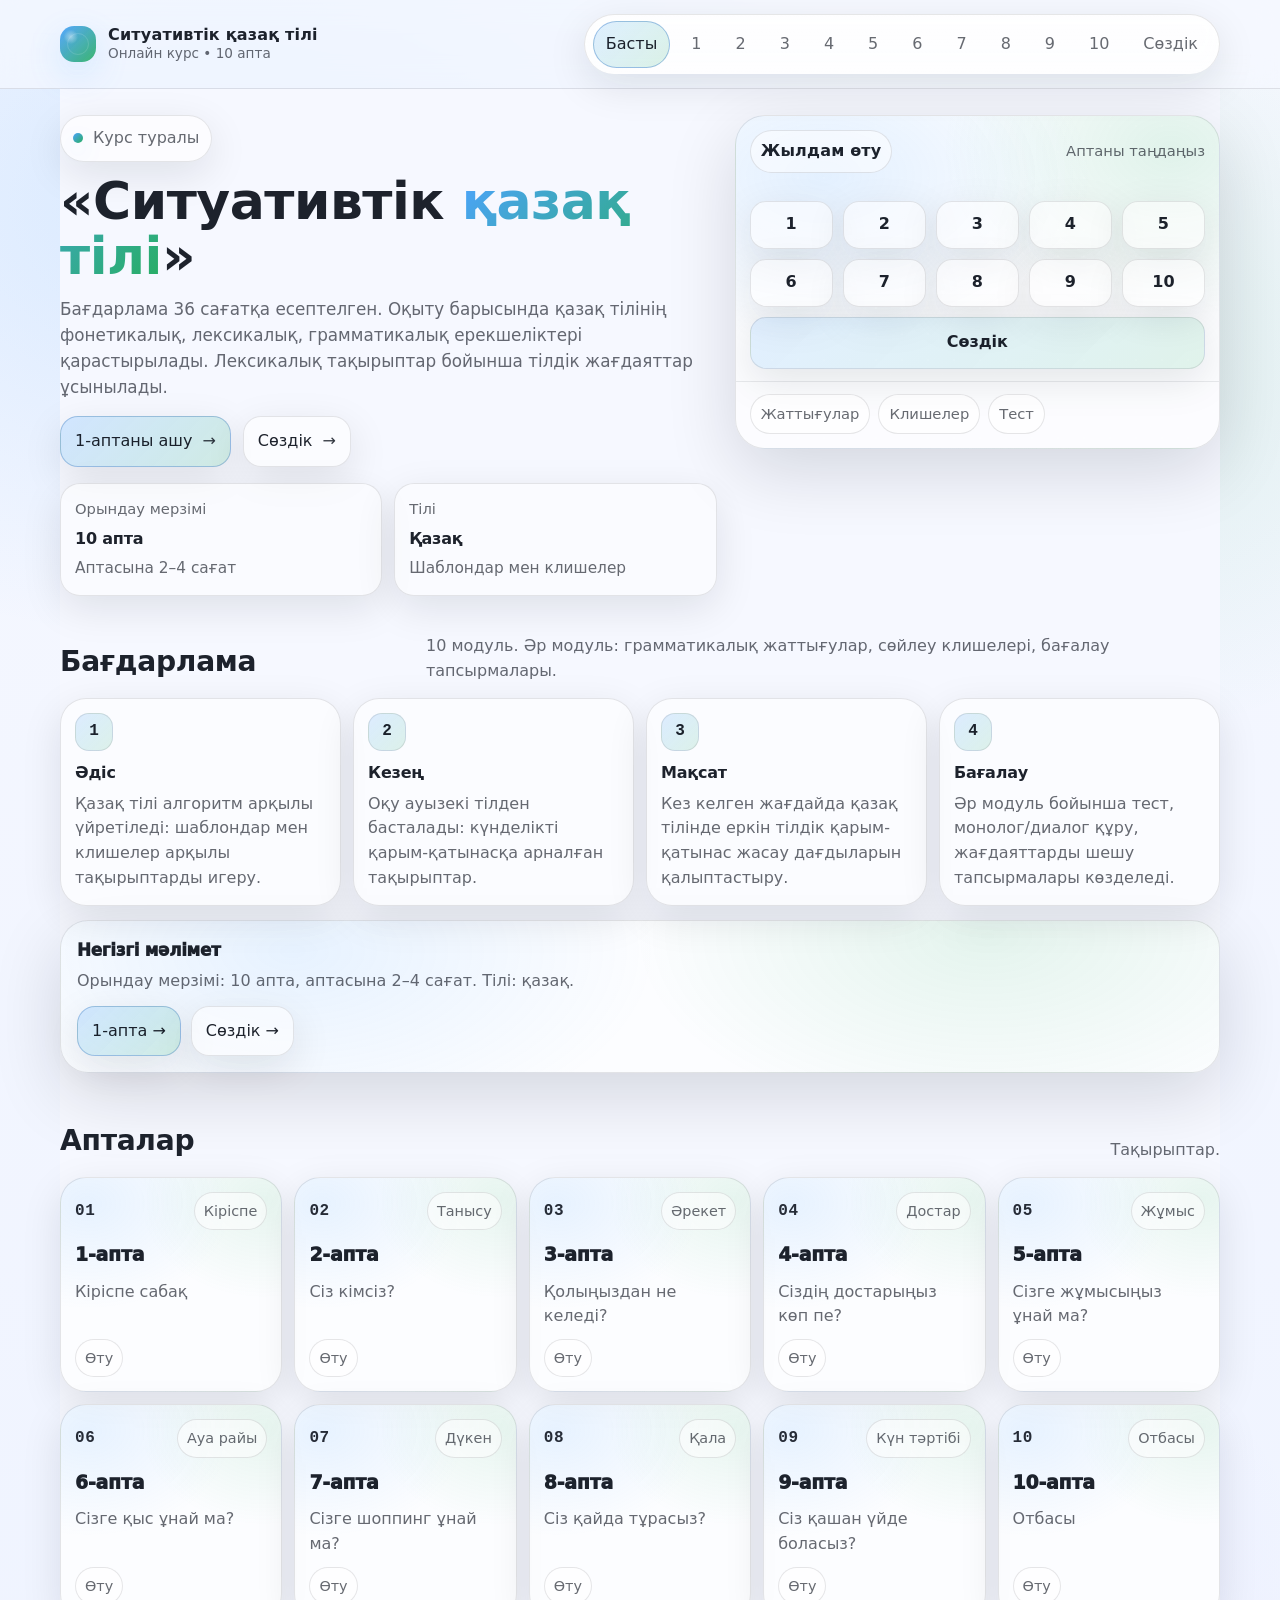
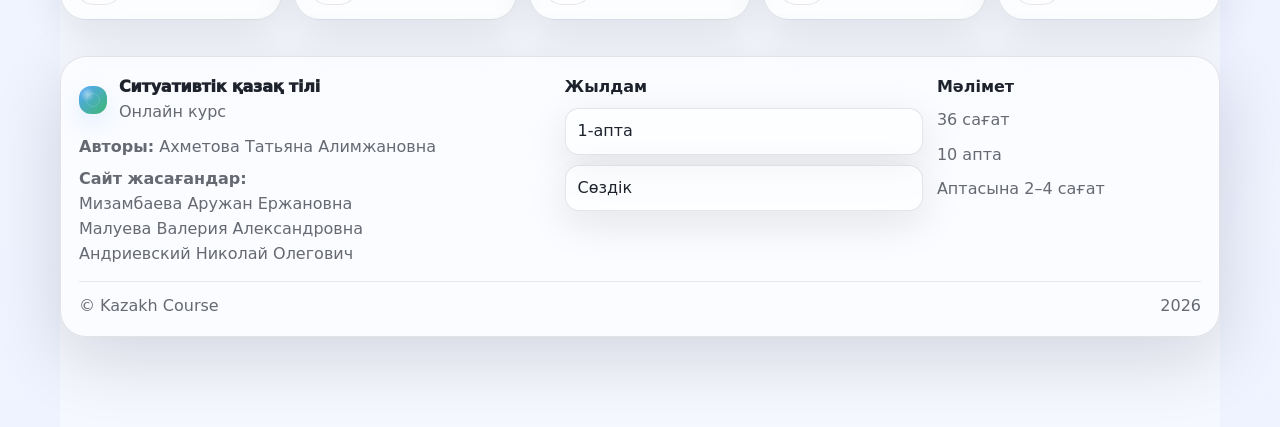
<file: index.html>
<!-- index.html — Kazakh Course (LIGHT ONLY, responsive: desktop + mobile) -->
<!doctype html>
<html lang="kk">
<head>
  <meta charset="utf-8" />
  <meta name="viewport" content="width=device-width, initial-scale=1" />
  <title>Ситуативтік қазақ тілі • Онлайн курс</title>
  <meta name="description" content="«Ситуативтік қазақ тілі» онлайн курсы: 10 апта, сөздік." />
  <meta name="color-scheme" content="light" />
  <meta name="viewport" content="width=device-width, initial-scale=1" />
  <link rel="stylesheet" href="style.css" />
</head>

<body data-page="index">
  <a class="skip-link" href="#main">Негізгі мазмұнға өту</a>

  <!-- Topbar -->
  <header class="topbar" role="banner">
    <div class="topbar__inner container">
      <div class="brand" aria-label="Kazakh Course">
        <span class="brand__mark" aria-hidden="true"></span>
        <div class="brand__text">
          <div class="brand__title">Ситуативтік қазақ тілі</div>
          <div class="brand__sub">Онлайн курс • 10 апта</div>
        </div>
      </div>

      <!-- Desktop weeks nav -->
      <nav class="nav nav--weeks" aria-label="Апталар (десктоп)">
        <a class="nav__link" data-page="index" href="index.html">Басты</a>
        <a class="nav__link" data-page="week1" href="week1.html">1</a>
        <a class="nav__link" data-page="week2" href="week2.html">2</a>
        <a class="nav__link" data-page="week3" href="week3.html">3</a>
        <a class="nav__link" data-page="week4" href="week4.html">4</a>
        <a class="nav__link" data-page="week5" href="week5.html">5</a>
        <a class="nav__link" data-page="week6" href="week6.html">6</a>
        <a class="nav__link" data-page="week7" href="week7.html">7</a>
        <a class="nav__link" data-page="week8" href="week8.html">8</a>
        <a class="nav__link" data-page="week9" href="week9.html">9</a>
        <a class="nav__link" data-page="week10" href="week10.html">10</a>
        <a class="nav__link" data-page="dictionary" href="dictionary.html">Сөздік</a>
      </nav>

      <!-- Mobile menu button (no extra JS required; uses <details>) -->
      <details class="mnav" role="navigation">
        <summary class="chip" aria-label="Мәзір">
          <span class="chip__icon" aria-hidden="true">≡</span>
          <span class="chip__text">Мәзір</span>
        </summary>

        <div class="mnav__panel" aria-label="Апталар (телефон)">
          <a class="mnav__link is-active" href="index.html">Басты</a>
          <a class="mnav__link" href="dictionary.html">Сөздік</a>

          <div class="mnav__grid" aria-label="Апталар">
            <a class="mnav__week" href="week1.html">1-апта</a>
            <a class="mnav__week" href="week2.html">2-апта</a>
            <a class="mnav__week" href="week3.html">3-апта</a>
            <a class="mnav__week" href="week4.html">4-апта</a>
            <a class="mnav__week" href="week5.html">5-апта</a>
            <a class="mnav__week" href="week6.html">6-апта</a>
            <a class="mnav__week" href="week7.html">7-апта</a>
            <a class="mnav__week" href="week8.html">8-апта</a>
            <a class="mnav__week" href="week9.html">9-апта</a>
            <a class="mnav__week" href="week10.html">10-апта</a>
          </div>
        </div>
      </details>
    </div>
  </header>

  <main id="main" class="container">
    <!-- Hero -->
    <section class="hero reveal" aria-label="Курс туралы">
      <div class="hero__grid">
        <div>
          <div class="pill">
            <span class="pill__dot" aria-hidden="true"></span>
            <span>Курс туралы</span>
          </div>

          <h1 class="h1">«Ситуативтік <span class="h1__accent">қазақ тілі</span>»</h1>

          <p class="lead">
            Бағдарлама 36 сағатқа есептелген. Оқыту барысында қазақ тілінің фонетикалық, лексикалық,
            грамматикалық ерекшеліктері қарастырылады. Лексикалық тақырыптар бойынша тілдік жағдаяттар ұсынылады.
          </p>

          <div class="hero__cta">
            <a class="btn btn--primary" href="week1.html">
              1-аптаны ашу <span class="btn__arrow" aria-hidden="true">→</span>
            </a>
            <a class="btn" href="dictionary.html">
              Сөздік <span class="btn__arrow" aria-hidden="true">→</span>
            </a>
          </div>

          <div class="meta">
            <div class="meta__card">
              <div class="meta__k">Орындау мерзімі</div>
              <div class="meta__v">10 апта</div>
              <div class="meta__s">Аптасына 2–4 сағат</div>
            </div>
            <div class="meta__card">
              <div class="meta__k">Тілі</div>
              <div class="meta__v">Қазақ</div>
              <div class="meta__s">Шаблондар мен клишелер</div>
            </div>
          </div>
        </div>

        <!-- Quick weeks (desktop tablet) -->
        <aside class="glassPanel reveal" aria-label="Жылдам өту">
          <div class="glassPanel__top">
            <div class="glassPanel__badge">Жылдам өту</div>
            <div class="glassPanel__hint">Аптаны таңдаңыз</div>
          </div>

          <div class="glassPanel__body">
            <div class="miniGrid" aria-label="Апталар">
              <a class="miniCard" href="week1.html" aria-label="1-апта">1</a>
              <a class="miniCard" href="week2.html" aria-label="2-апта">2</a>
              <a class="miniCard" href="week3.html" aria-label="3-апта">3</a>
              <a class="miniCard" href="week4.html" aria-label="4-апта">4</a>
              <a class="miniCard" href="week5.html" aria-label="5-апта">5</a>
              <a class="miniCard" href="week6.html" aria-label="6-апта">6</a>
              <a class="miniCard" href="week7.html" aria-label="7-апта">7</a>
              <a class="miniCard" href="week8.html" aria-label="8-апта">8</a>
              <a class="miniCard" href="week9.html" aria-label="9-апта">9</a>
              <a class="miniCard" href="week10.html" aria-label="10-апта">10</a>
              <a class="miniCard miniCard--wide" href="dictionary.html" aria-label="Сөздік">Сөздік</a>
            </div>
          </div>

          <div class="glassPanel__bottom" aria-label="Белгілер">
            <span class="tag">Жаттығулар</span>
            <span class="tag">Клишелер</span>
            <span class="tag">Тест</span>
          </div>
        </aside>
      </div>
    </section>

    <!-- Program -->
    <section class="section reveal" aria-label="Бағдарлама">
      <div class="section__head">
        <h2 class="h2">Бағдарлама</h2>
        <p class="section__sub">
          10 модуль. Әр модуль: грамматикалық жаттығулар, сөйлеу клишелері, бағалау тапсырмалары.
        </p>
      </div>

      <div class="steps">
        <div class="stepCard">
          <div class="stepCard__icon" aria-hidden="true">1</div>
          <div class="stepCard__title">Әдіс</div>
          <div class="stepCard__text">
            Қазақ тілі алгоритм арқылы үйретіледі: шаблондар мен клишелер арқылы тақырыптарды игеру.
          </div>
        </div>

        <div class="stepCard">
          <div class="stepCard__icon" aria-hidden="true">2</div>
          <div class="stepCard__title">Кезең</div>
          <div class="stepCard__text">
            Оқу ауызекі тілден басталады: күнделікті қарым-қатынасқа арналған тақырыптар.
          </div>
        </div>

        <div class="stepCard">
          <div class="stepCard__icon" aria-hidden="true">3</div>
          <div class="stepCard__title">Мақсат</div>
          <div class="stepCard__text">
            Кез келген жағдайда қазақ тілінде еркін тілдік қарым-қатынас жасау дағдыларын қалыптастыру.
          </div>
        </div>

        <div class="stepCard">
          <div class="stepCard__icon" aria-hidden="true">4</div>
          <div class="stepCard__title">Бағалау</div>
          <div class="stepCard__text">
            Әр модуль бойынша тест, монолог/диалог құру, жағдаяттарды шешу тапсырмалары көзделеді.
          </div>
        </div>
      </div>

      <div class="callout" aria-label="Негізгі мәлімет">
        <div class="callout__title">Негізгі мәлімет</div>
        <div class="callout__text">Орындау мерзімі: 10 апта, аптасына 2–4 сағат. Тілі: қазақ.</div>
        <div class="callout__actions">
          <a class="btn btn--primary" href="week1.html">1-апта →</a>
          <a class="btn" href="dictionary.html">Сөздік →</a>
        </div>
      </div>
    </section>

    <!-- Weeks cards -->
    <section class="section reveal" aria-label="Апталар">
      <div class="section__head">
        <h2 class="h2">Апталар</h2>
        <p class="section__sub">Тақырыптар.</p>
      </div>

      <div class="weekGrid">
        <a class="weekCard" href="week1.html" aria-label="1-апта: Кіріспе сабақ">
          <div class="weekCard__top">
            <div class="weekCard__num">01</div>
            <div class="weekCard__chip">Кіріспе</div>
          </div>
          <div class="weekCard__title">1-апта</div>
          <div class="weekCard__desc">Кіріспе сабақ</div>
          <div class="weekCard__meta"><span class="dotMeta">Өту</span></div>
        </a>

        <a class="weekCard" href="week2.html" aria-label="2-апта: Сіз кімсіз?">
          <div class="weekCard__top">
            <div class="weekCard__num">02</div>
            <div class="weekCard__chip">Танысу</div>
          </div>
          <div class="weekCard__title">2-апта</div>
          <div class="weekCard__desc">Сіз кімсіз?</div>
          <div class="weekCard__meta"><span class="dotMeta">Өту</span></div>
        </a>

        <a class="weekCard" href="week3.html" aria-label="3-апта: Қолыңыздан не келеді?">
          <div class="weekCard__top">
            <div class="weekCard__num">03</div>
            <div class="weekCard__chip">Әрекет</div>
          </div>
          <div class="weekCard__title">3-апта</div>
          <div class="weekCard__desc">Қолыңыздан не келеді?</div>
          <div class="weekCard__meta"><span class="dotMeta">Өту</span></div>
        </a>

        <a class="weekCard" href="week4.html" aria-label="4-апта: Сіздің достарыңыз көп пе?">
          <div class="weekCard__top">
            <div class="weekCard__num">04</div>
            <div class="weekCard__chip">Достар</div>
          </div>
          <div class="weekCard__title">4-апта</div>
          <div class="weekCard__desc">Сіздің достарыңыз көп пе?</div>
          <div class="weekCard__meta"><span class="dotMeta">Өту</span></div>
        </a>

        <a class="weekCard" href="week5.html" aria-label="5-апта: Сізге жұмысыңыз ұнай ма?">
          <div class="weekCard__top">
            <div class="weekCard__num">05</div>
            <div class="weekCard__chip">Жұмыс</div>
          </div>
          <div class="weekCard__title">5-апта</div>
          <div class="weekCard__desc">Сізге жұмысыңыз ұнай ма?</div>
          <div class="weekCard__meta"><span class="dotMeta">Өту</span></div>
        </a>

        <a class="weekCard" href="week6.html" aria-label="6-апта: Сізге қыс ұнай ма?">
          <div class="weekCard__top">
            <div class="weekCard__num">06</div>
            <div class="weekCard__chip">Ауа райы</div>
          </div>
          <div class="weekCard__title">6-апта</div>
          <div class="weekCard__desc">Сізге қыс ұнай ма?</div>
          <div class="weekCard__meta"><span class="dotMeta">Өту</span></div>
        </a>

        <a class="weekCard" href="week7.html" aria-label="7-апта: Сізге шоппинг ұнай ма?">
          <div class="weekCard__top">
            <div class="weekCard__num">07</div>
            <div class="weekCard__chip">Дүкен</div>
          </div>
          <div class="weekCard__title">7-апта</div>
          <div class="weekCard__desc">Сізге шоппинг ұнай ма?</div>
          <div class="weekCard__meta"><span class="dotMeta">Өту</span></div>
        </a>

        <a class="weekCard" href="week8.html" aria-label="8-апта: Сіз қайда тұрасыз?">
          <div class="weekCard__top">
            <div class="weekCard__num">08</div>
            <div class="weekCard__chip">Қала</div>
          </div>
          <div class="weekCard__title">8-апта</div>
          <div class="weekCard__desc">Сіз қайда тұрасыз?</div>
          <div class="weekCard__meta"><span class="dotMeta">Өту</span></div>
        </a>

        <a class="weekCard" href="week9.html" aria-label="9-апта: Сіз қашан үйде боласыз?">
          <div class="weekCard__top">
            <div class="weekCard__num">09</div>
            <div class="weekCard__chip">Күн тәртібі</div>
          </div>
          <div class="weekCard__title">9-апта</div>
          <div class="weekCard__desc">Сіз қашан үйде боласыз?</div>
          <div class="weekCard__meta"><span class="dotMeta">Өту</span></div>
        </a>

        <a class="weekCard" href="week10.html" aria-label="10-апта: Отбасы">
          <div class="weekCard__top">
            <div class="weekCard__num">10</div>
            <div class="weekCard__chip">Отбасы</div>
          </div>
          <div class="weekCard__title">10-апта</div>
          <div class="weekCard__desc">Отбасы</div>
          <div class="weekCard__meta"><span class="dotMeta">Өту</span></div>
        </a>
      </div>
    </section>

    <footer class="footer reveal" role="contentinfo">
      <div class="footer__grid">
        <div>
          <div class="footer__brand">
            <span class="brand__mark brand__mark--sm" aria-hidden="true"></span>
            <div>
              <div class="footer__title">Ситуативтік қазақ тілі</div>
              <div class="footer__sub">Онлайн курс</div>
            </div>
          </div>
          <p class="footer__text"><strong>Авторы:</strong> Ахметова Татьяна Алимжановна</p>
          
          <p class="footer__text" style="margin-top: 8px;">
            <strong>Сайт жасағандар:</strong><br>
            Мизамбаева Аружан Ержановна<br>
            Малуева Валерия Александровна<br>
            Андриевский Николай Олегович
          </p>
        </div>
    
        <div>
          <div class="footer__cap">Жылдам</div>
          <div class="footer__links">
            <a class="link" href="week1.html">1-апта</a>
            <a class="link" href="dictionary.html">Сөздік</a>
          </div>
        </div>
    
        <div>
          <div class="footer__cap">Мәлімет</div>
          <ul class="footer__list">
            <li><span class="muted">36 сағат</span></li>
            <li><span class="muted">10 апта</span></li>
            <li><span class="muted">Аптасына 2–4 сағат</span></li>
          </ul>
        </div>
      </div>
    
      <div class="footer__bottom">
        <span class="muted">© Kazakh Course</span>
        <span class="muted">2026</span>
      </div>
    </footer>
  </main>

  <script src="app.js" defer></script>

  <!-- Minimal responsive styles for mobile nav (kept inside HTML to avoid touching your style.css too much).
       If you prefer, move this block into style.css. -->
  <style>
    /* Mobile nav is hidden on desktop, shown on small screens */
    .mnav { display:none; position: relative; }
    .mnav > summary { list-style:none; }
    .mnav > summary::-webkit-details-marker { display:none; }

    .mnav__panel{
      position:absolute;
      right:0;
      top: calc(100% + 10px);
      width: min(360px, calc(100vw - 24px));
      padding: 12px;
      border-radius: 18px;
      border: 1px solid var(--stroke2);
      background: color-mix(in oklab, var(--surface) 92%, transparent);
      box-shadow: var(--shadow-2);
      z-index: 120;
    }
    .mnav__link{
      display:block;
      text-decoration:none;
      color: var(--text);
      padding: 10px 12px;
      border-radius: 14px;
      border: 1px solid var(--stroke);
      background: color-mix(in oklab, var(--surface2) 90%, transparent);
      margin-bottom: 10px;
    }
    .mnav__link.is-active{
      border-color: color-mix(in oklab, var(--a) 28%, var(--stroke2));
      background: linear-gradient(135deg, color-mix(in oklab, var(--a) 14%, transparent), color-mix(in oklab, var(--b) 12%, transparent));
    }

    .mnav__grid{
      display:grid;
      grid-template-columns: repeat(2, minmax(0, 1fr));
      gap: 10px;
    }
    .mnav__week{
      display:grid;
      place-items:center;
      text-decoration:none;
      color: var(--text);
      padding: 12px 10px;
      border-radius: 16px;
      border: 1px solid var(--stroke);
      background: color-mix(in oklab, var(--surface2) 90%, transparent);
      font-weight: 800;
    }

    /* Responsive behavior */
    @media (max-width: 980px){
      .nav--weeks { display:none; }
      .mnav { display:block; }
    }
    /* =========================================
   МОБИЛЬНАЯ ВЕРСИЯ (COMPACT MOBILE)
   Вставить в конец style.css
   ========================================= */

@media (max-width: 768px) {

  /* 1. Глобальное уменьшение базы */
  :root {
    --container-padding: 16px; /* Меньше отступы по краям экрана */
  }

  /* 2. Уменьшаем шрифты (Typography) */
  .h1 {
    font-size: 2rem; /* Был огромный, стал компактный */
    line-height: 1.2;
    margin-bottom: 16px;
  }
  
  .h1__accent {
    display: inline-block; /* Чтобы красиво переносилось */
  }

  .h2 {
    font-size: 1.5rem; /* Заголовки секций меньше */
    margin-bottom: 8px;
  }

  .lead {
    font-size: 1rem; /* Описание курса меньше */
    line-height: 1.5;
  }

  .section__sub {
    font-size: 0.9rem;
  }

  /* 3. Компактные отступы между секциями */
  .section, .hero {
    padding-top: 40px;
    padding-bottom: 40px;
  }
  
  .hero__grid {
    gap: 30px; /* Уменьшаем расстояние между текстом и панелью быстрого доступа */
  }

  /* 4. Карточки недель (Week Cards) - делаем компактными */
  .weekGrid {
    grid-template-columns: 1fr; /* В одну колонку */
    gap: 12px; /* Меньше расстояние между карточками */
  }

  .weekCard {
    padding: 16px; /* Меньше воздуха внутри карточки */
    min-height: auto; /* Убираем фиксированную высоту, чтобы карта сжалась */
  }

  .weekCard__num {
    font-size: 1.5rem; /* Номер недели (01, 02) меньше */
    margin-bottom: 8px;
  }

  .weekCard__title {
    font-size: 1.1rem;
  }
  
  .weekCard__desc {
    font-size: 0.9rem;
    margin-bottom: 12px;
  }

  /* 5. Карточки "Программа" (Steps) */
  .steps {
    grid-template-columns: 1fr; /* Друг под другом */
    gap: 15px;
  }

  .stepCard {
    padding: 16px;
    flex-direction: row; /* На телефоне иконка слева, текст справа (экономит место) */
    align-items: flex-start;
    text-align: left;
    gap: 15px;
  }

  .stepCard__icon {
    font-size: 1.2rem;
    width: 40px;
    height: 40px;
    flex-shrink: 0; /* Чтобы иконку не сплющило */
  }

  /* 6. Панель "Быстрый переход" (Glass Panel) */
  .glassPanel {
    padding: 16px;
  }
  
  .miniGrid {
    gap: 8px; /* Кнопки ближе друг к другу */
  }
  
  .miniCard {
    padding: 10px;
    font-size: 0.9rem;
  }

  /* 7. Футер (Footer) */
  .footer {
    padding-top: 40px;
    padding-bottom: 20px;
  }

  .footer__grid {
    grid-template-columns: 1fr; /* Одна колонка */
    gap: 30px;
    text-align: center;
  }
  
  .footer__brand {
    justify-content: center;
  }
  
  /* Выравниваем списки в футере по центру */
  .footer__list, .footer__links {
    align-items: center; 
  }

  /* 8. Кнопки */
  .btn {
    width: 100%; /* На телефоне кнопки удобнее на всю ширину */
    justify-content: center;
    padding: 12px 20px;
  }
  
  .hero__cta {
    flex-direction: column; /* Кнопки друг под другом */
    gap: 10px;
  }
}
  </style>
</body>
</html>
</file>
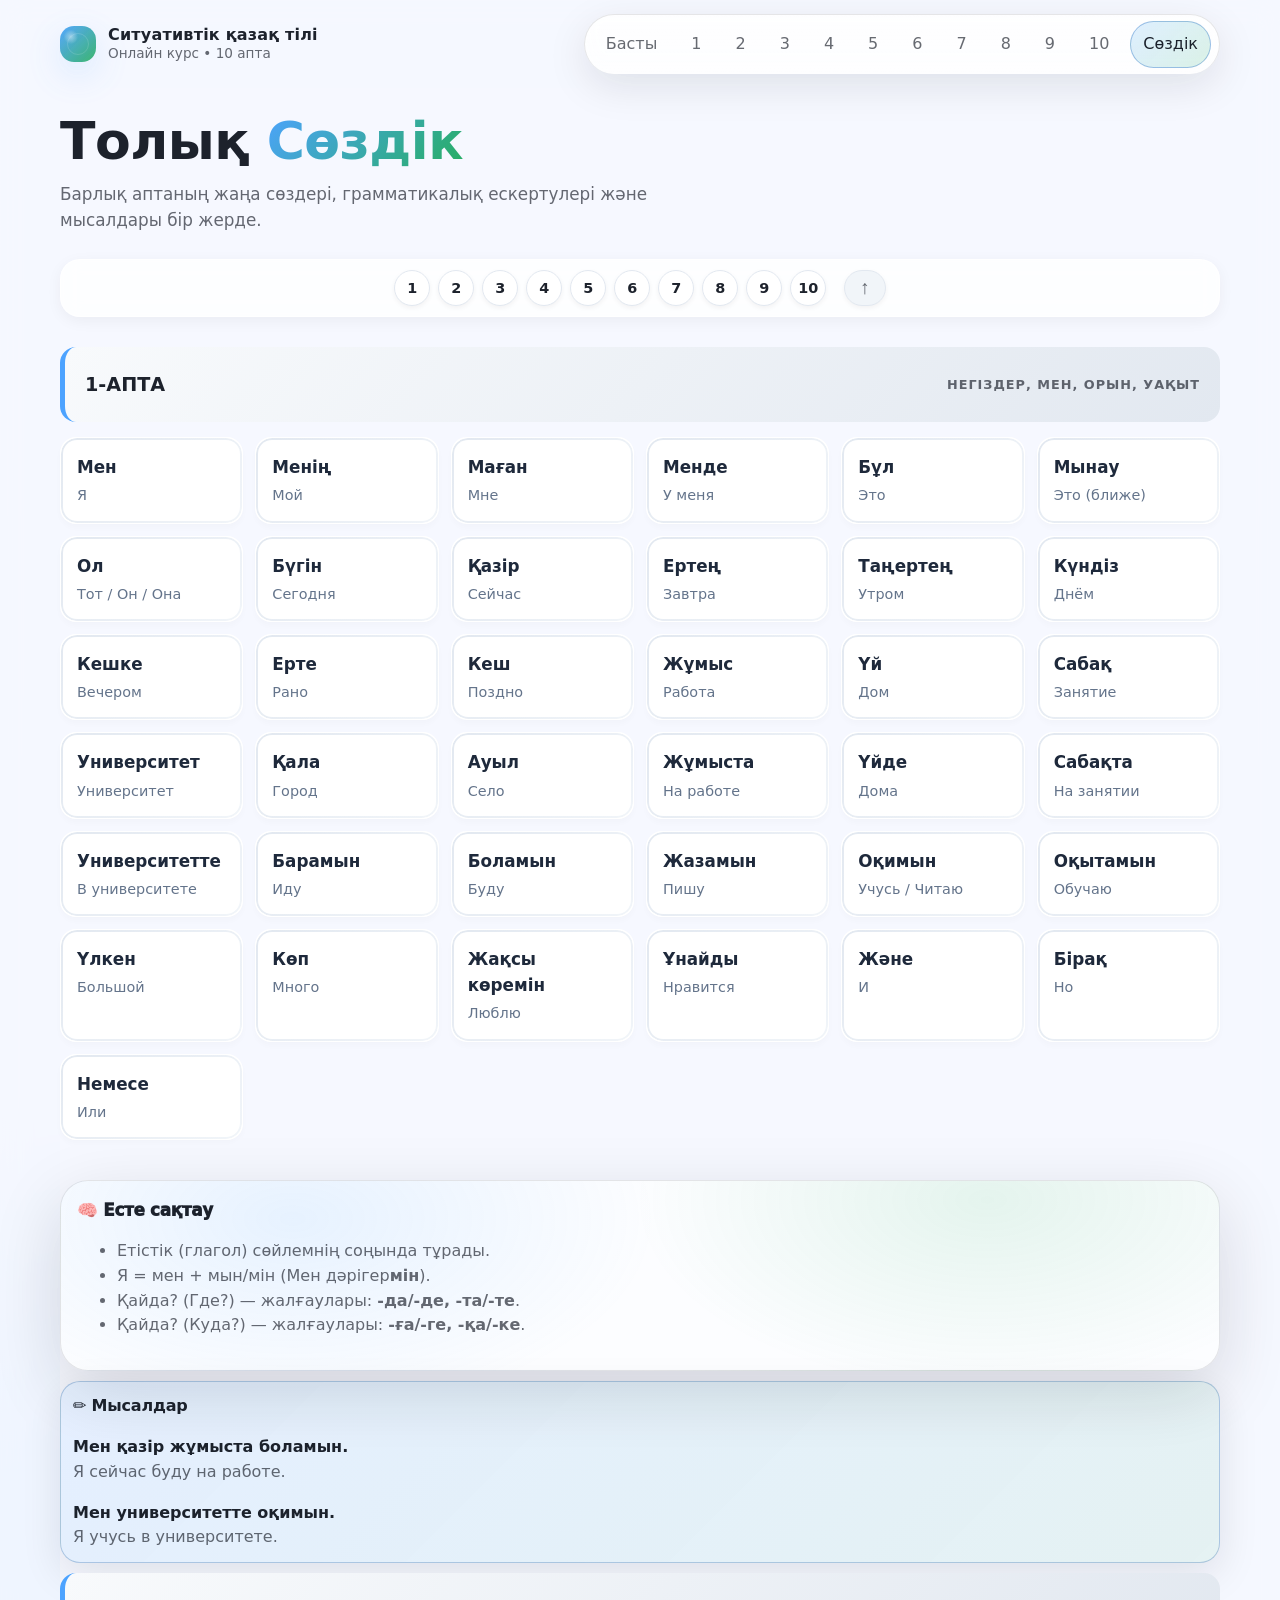
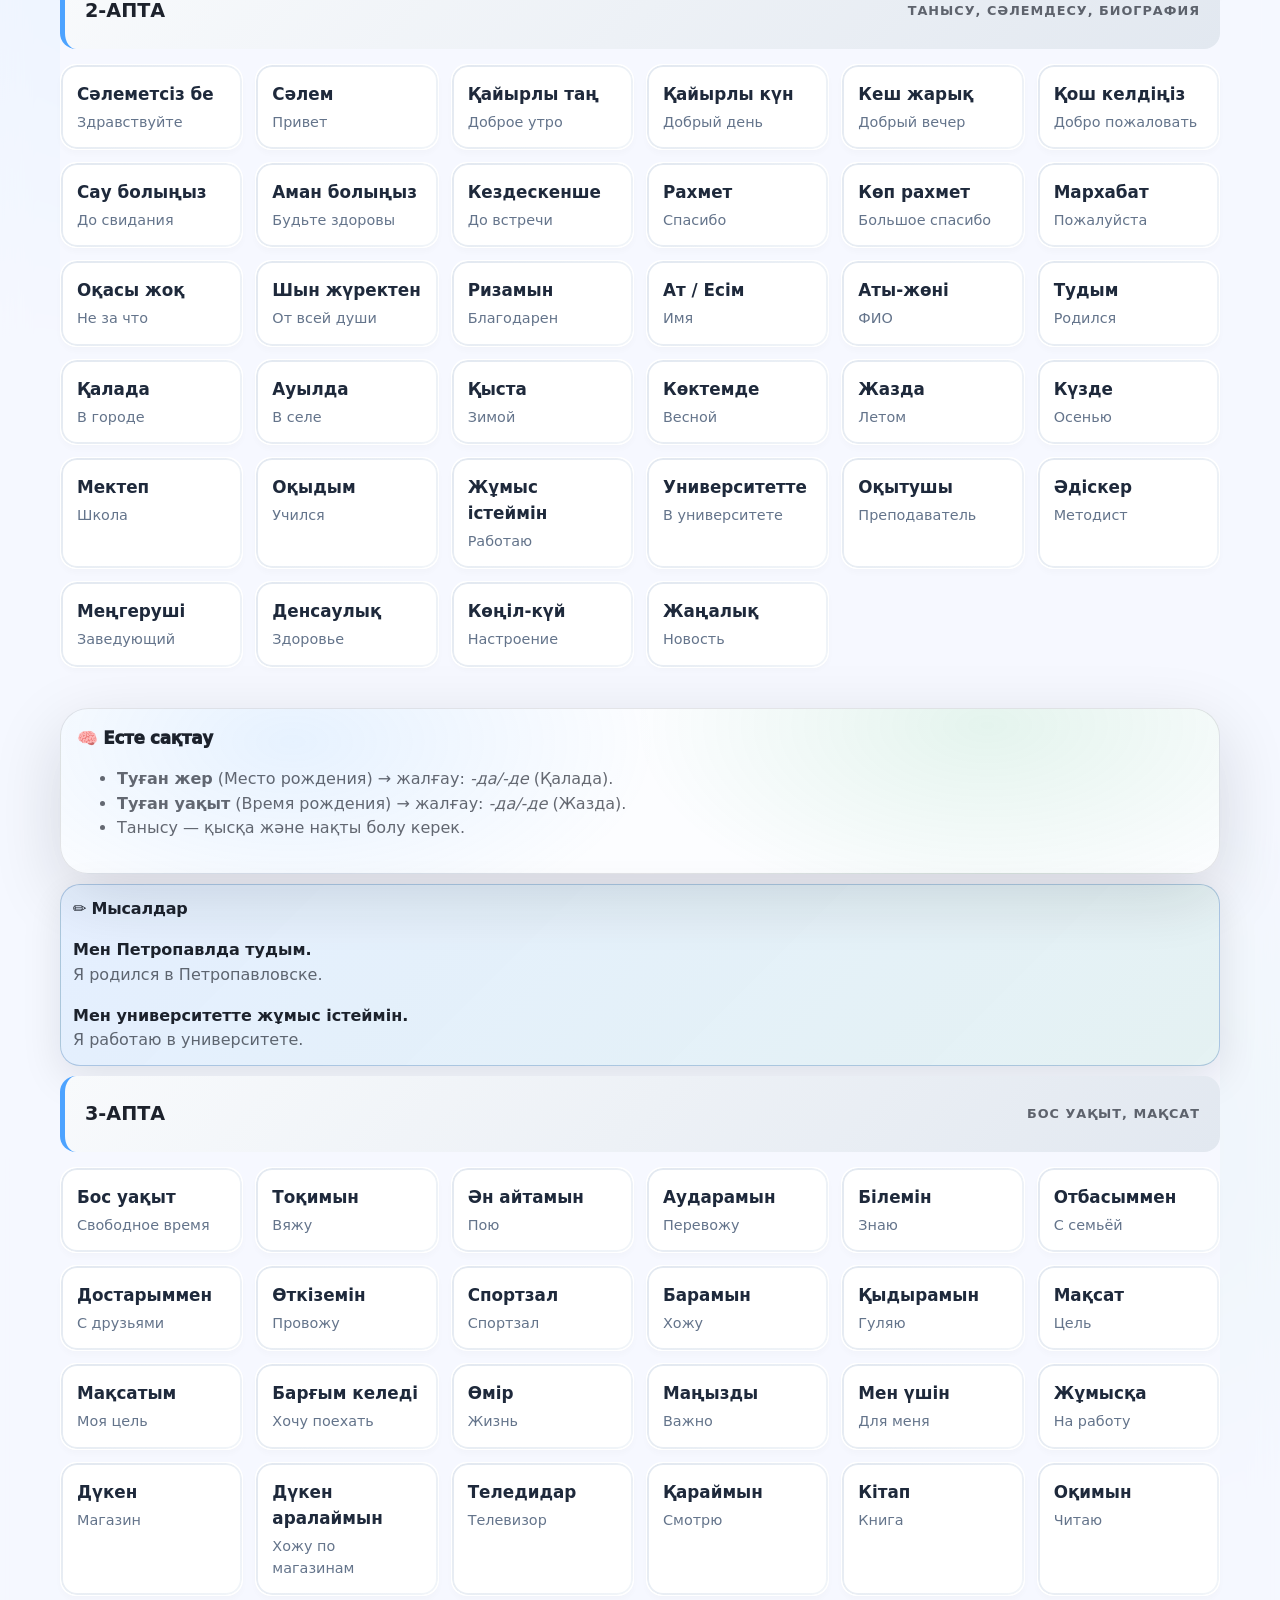
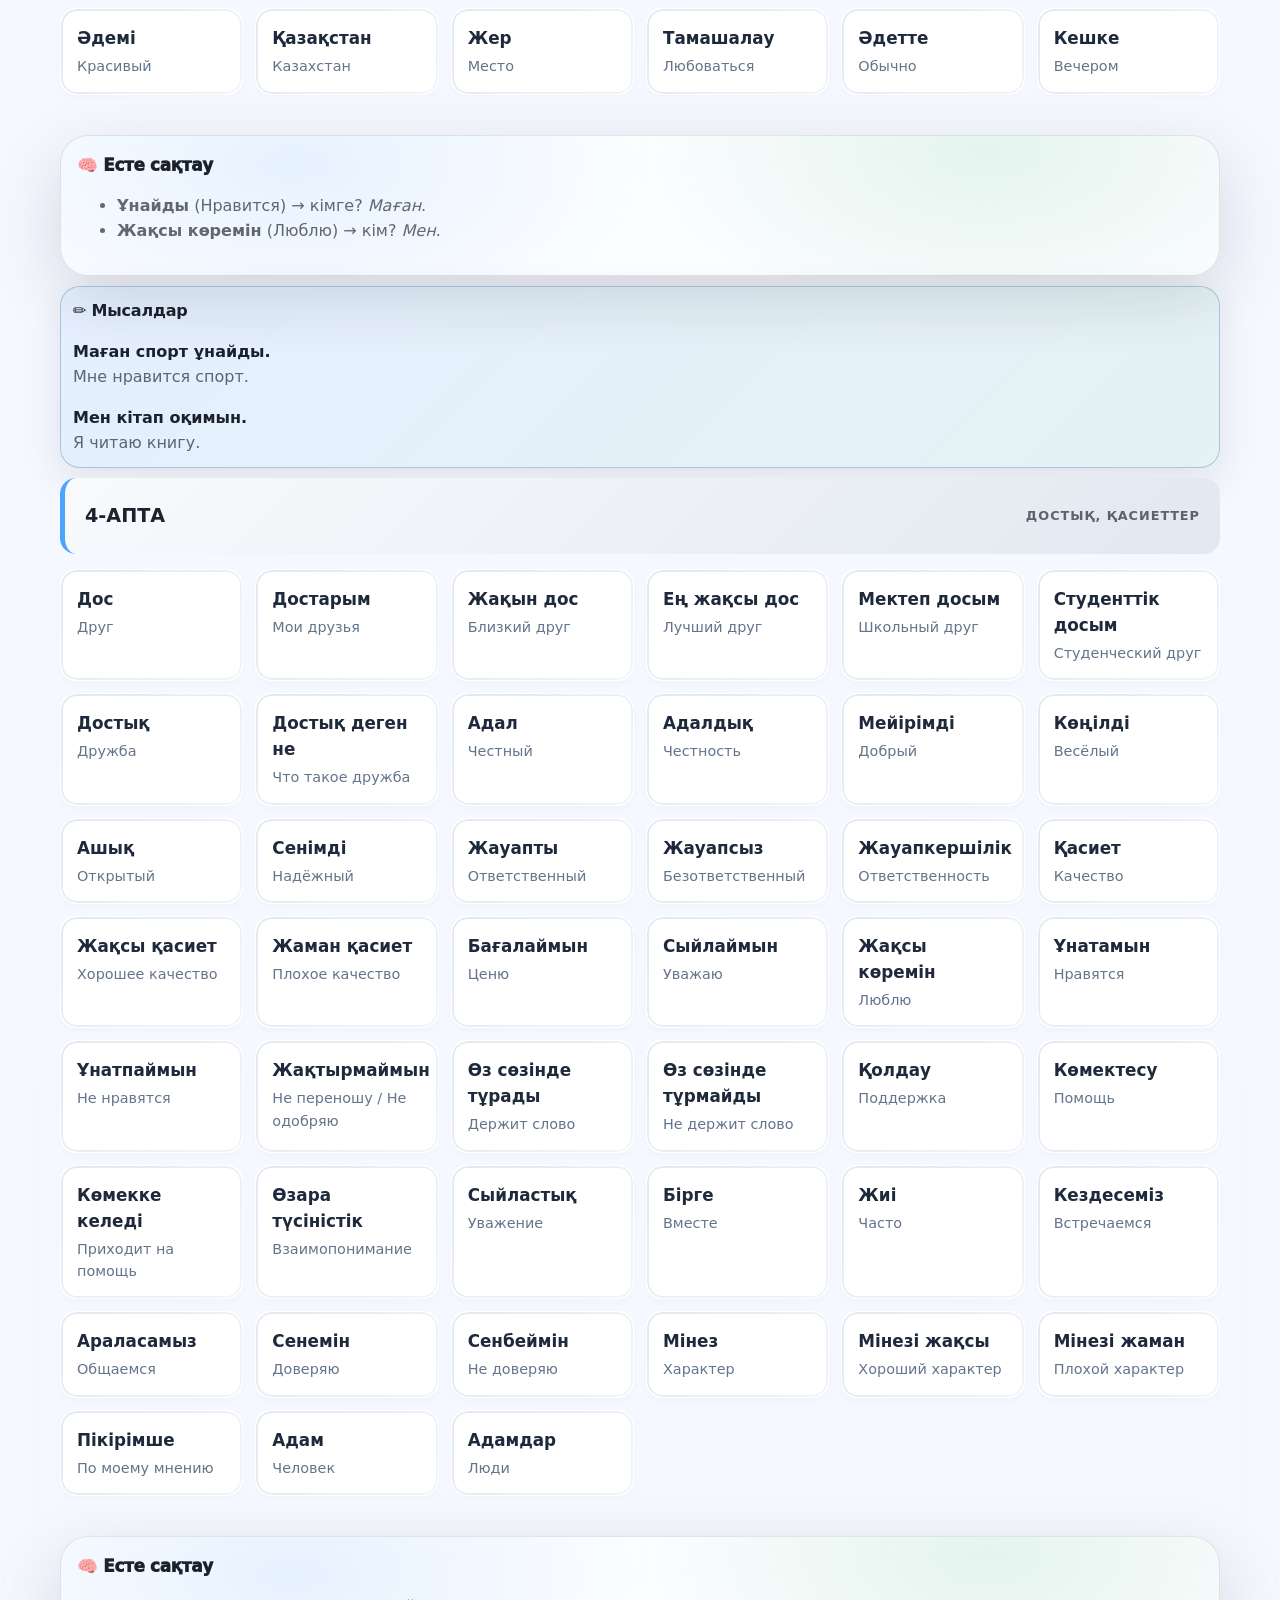
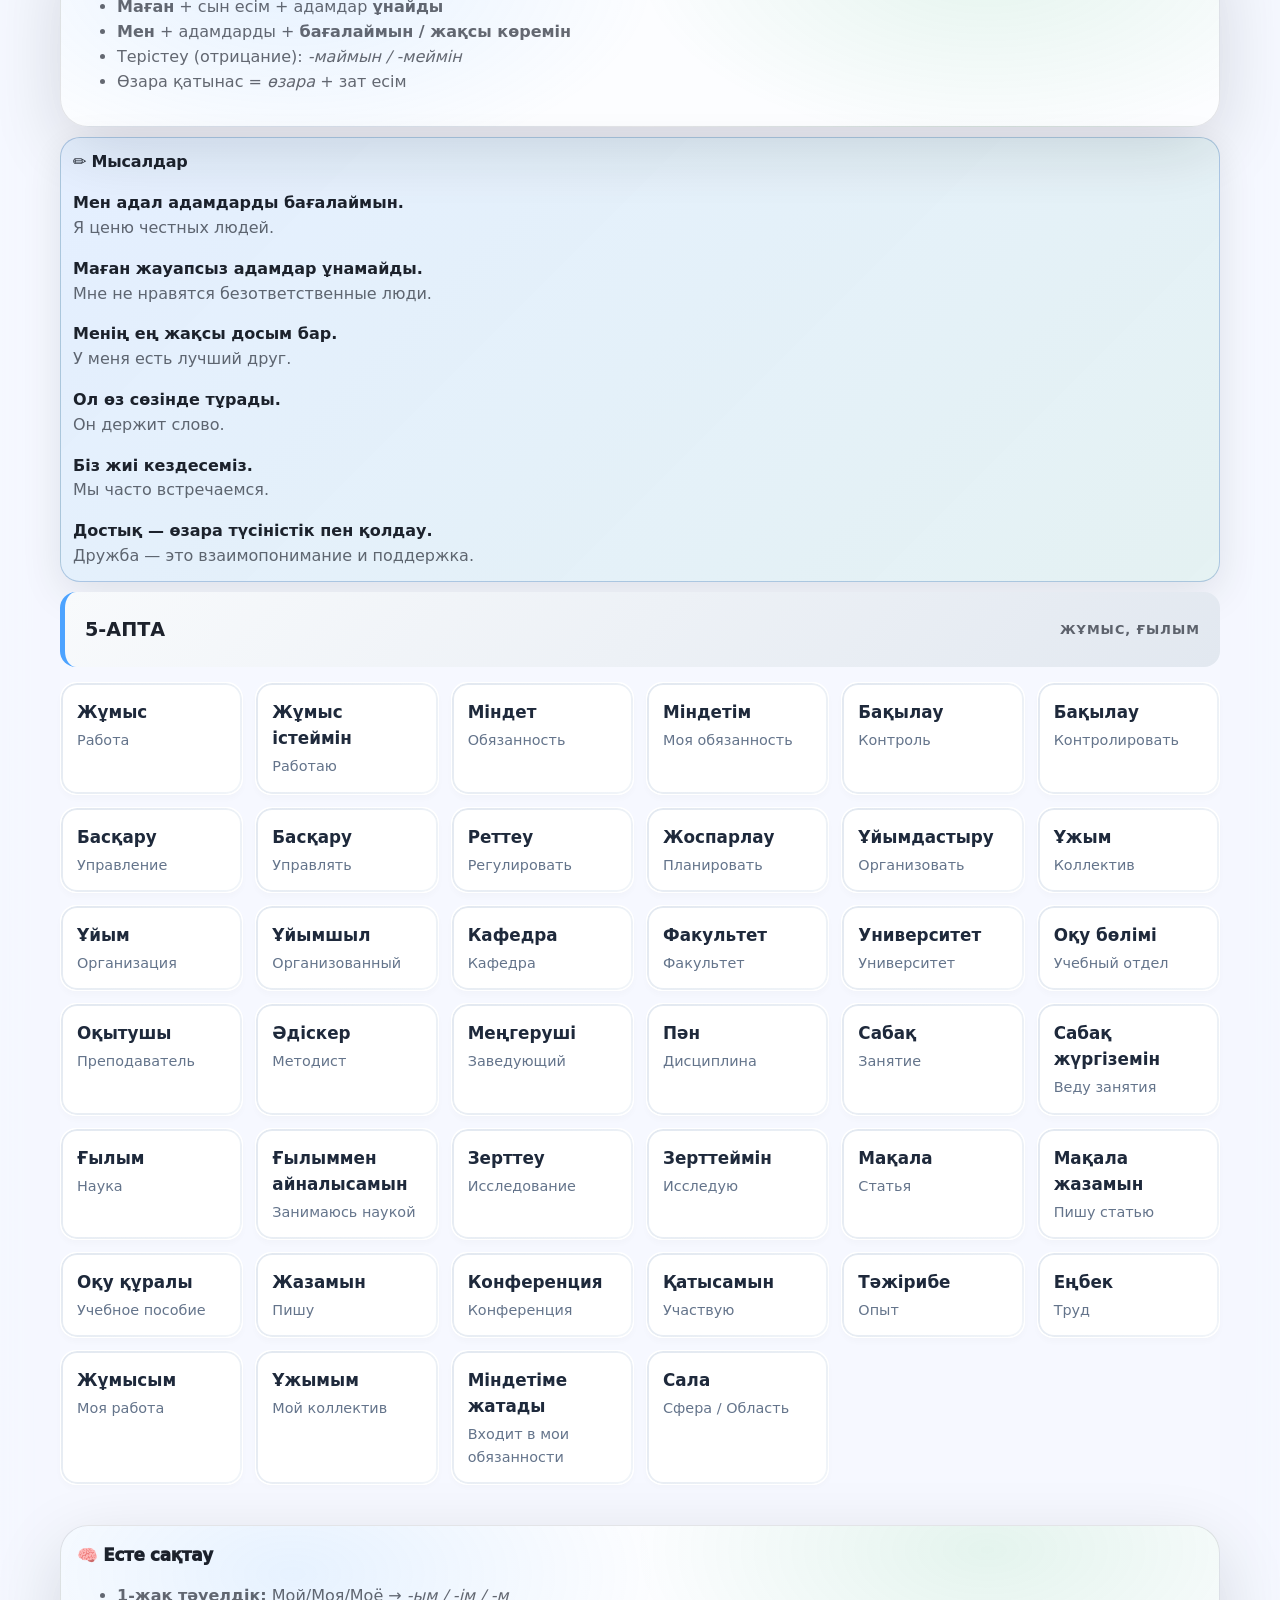
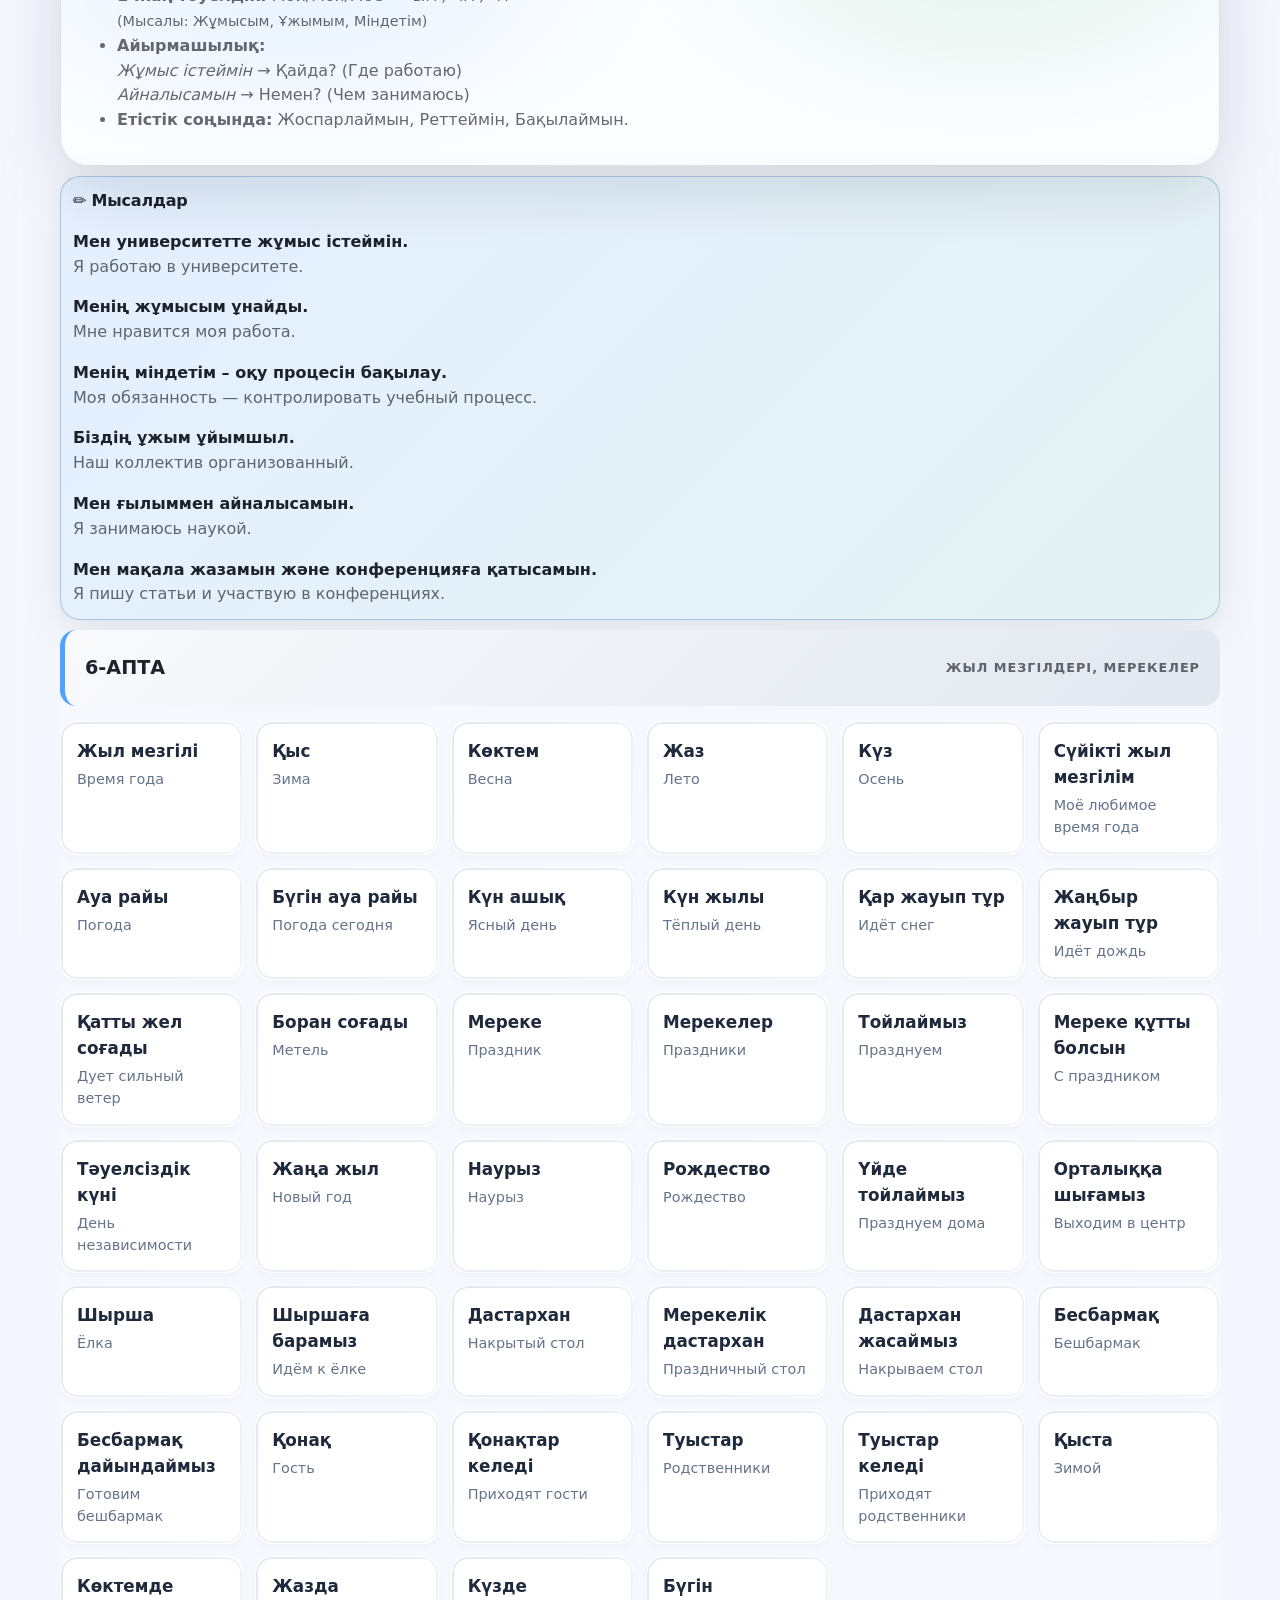
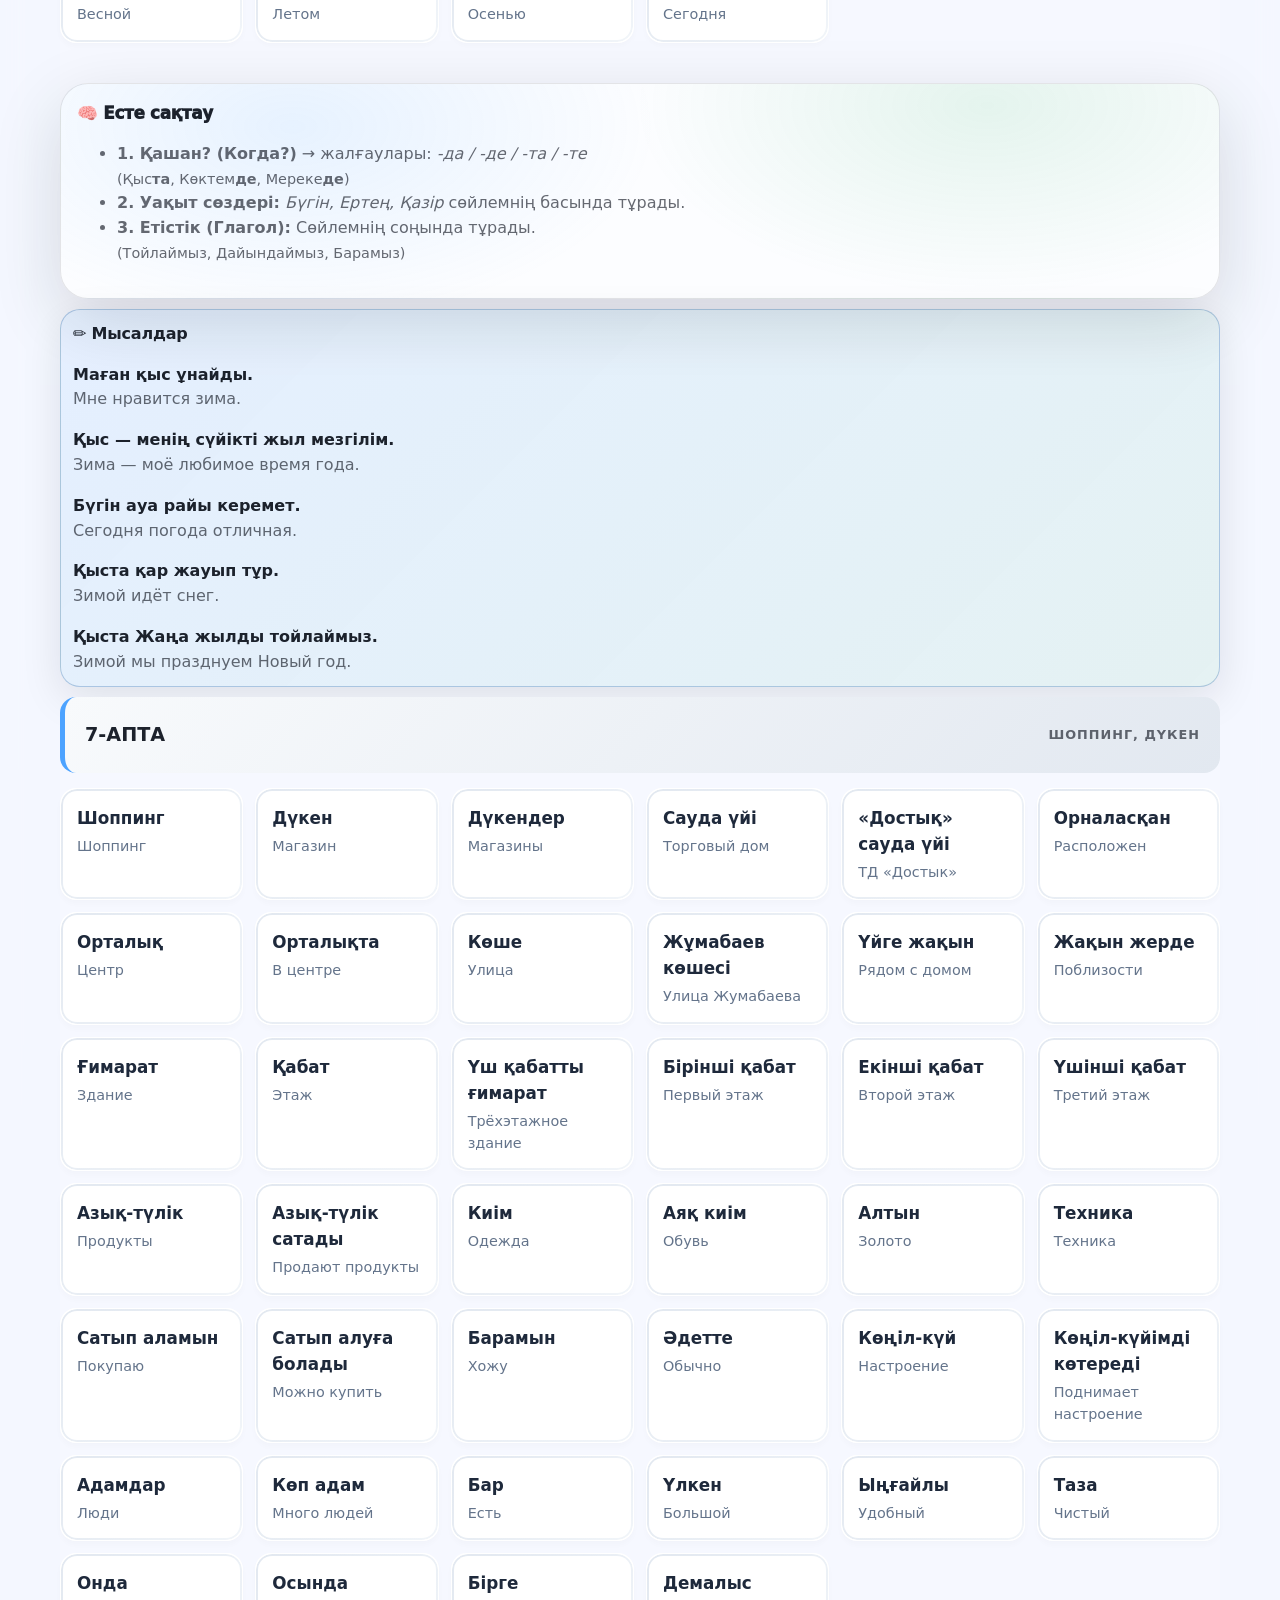
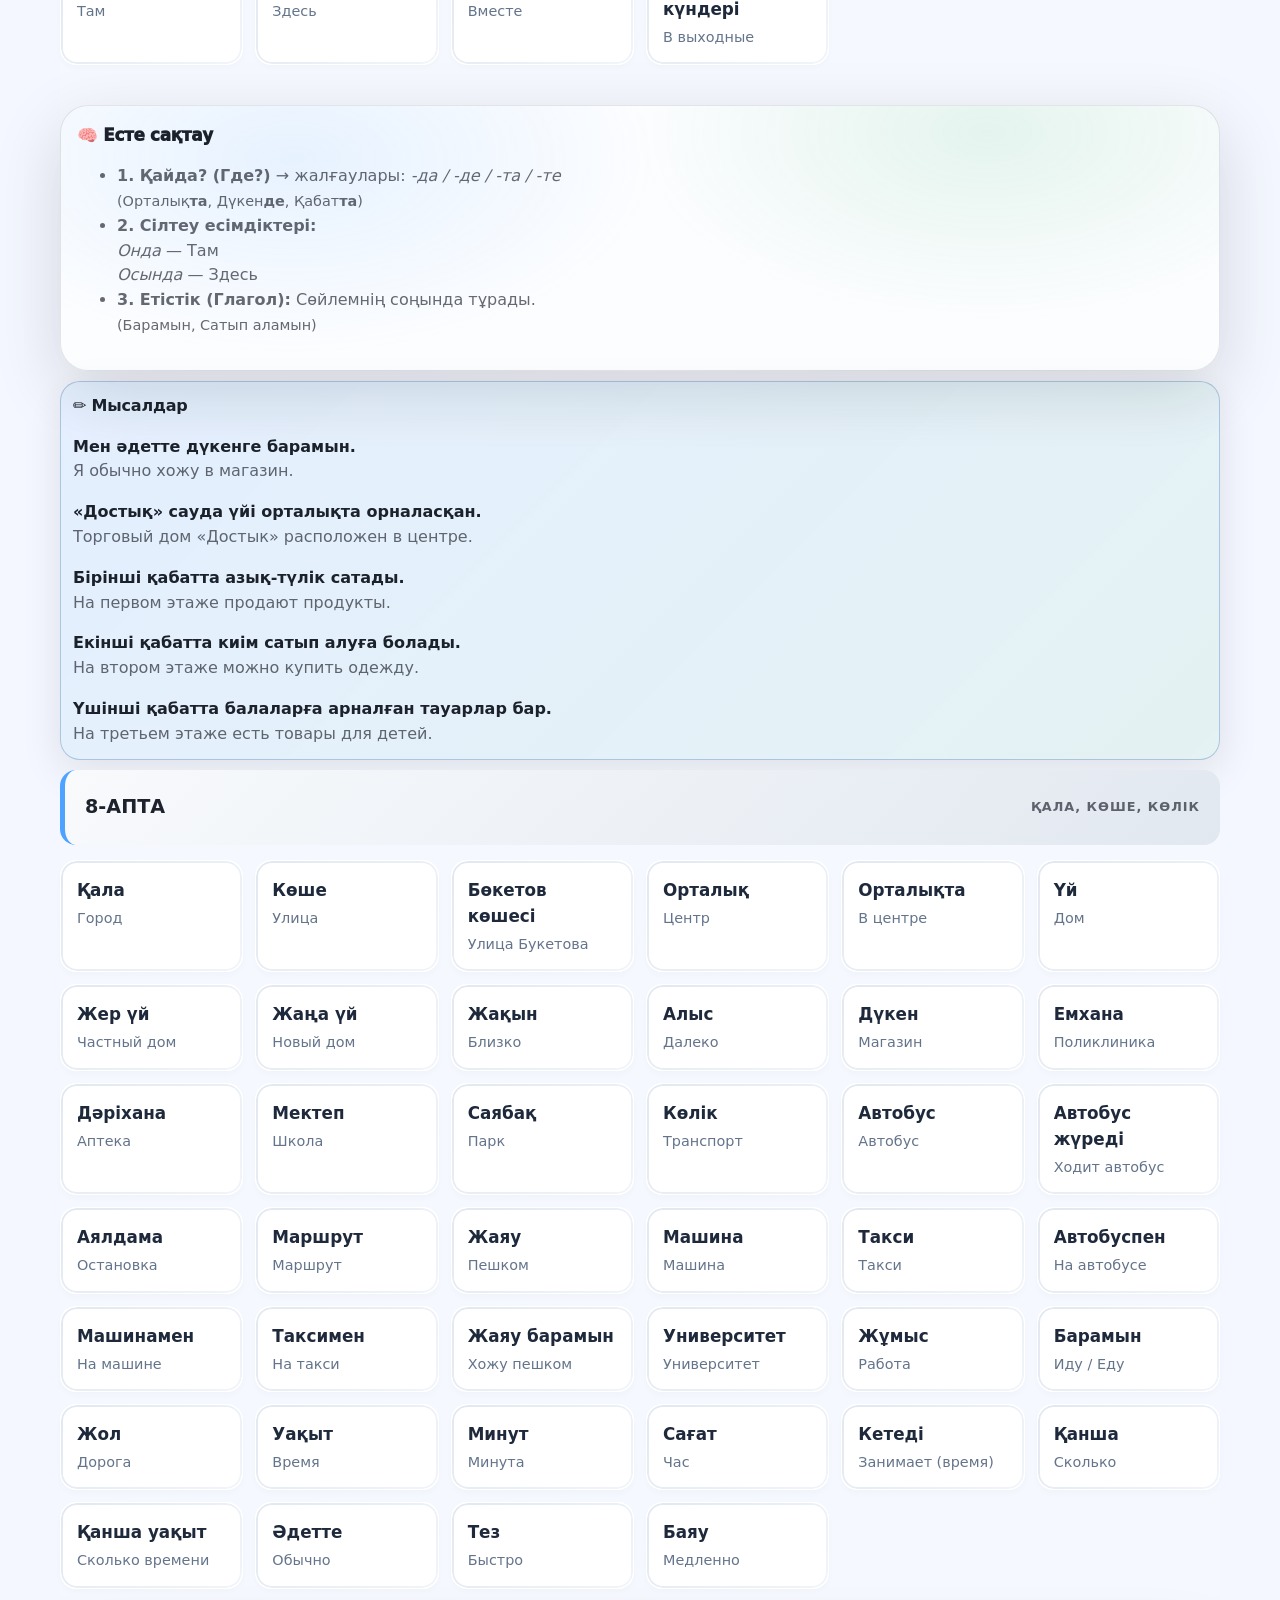
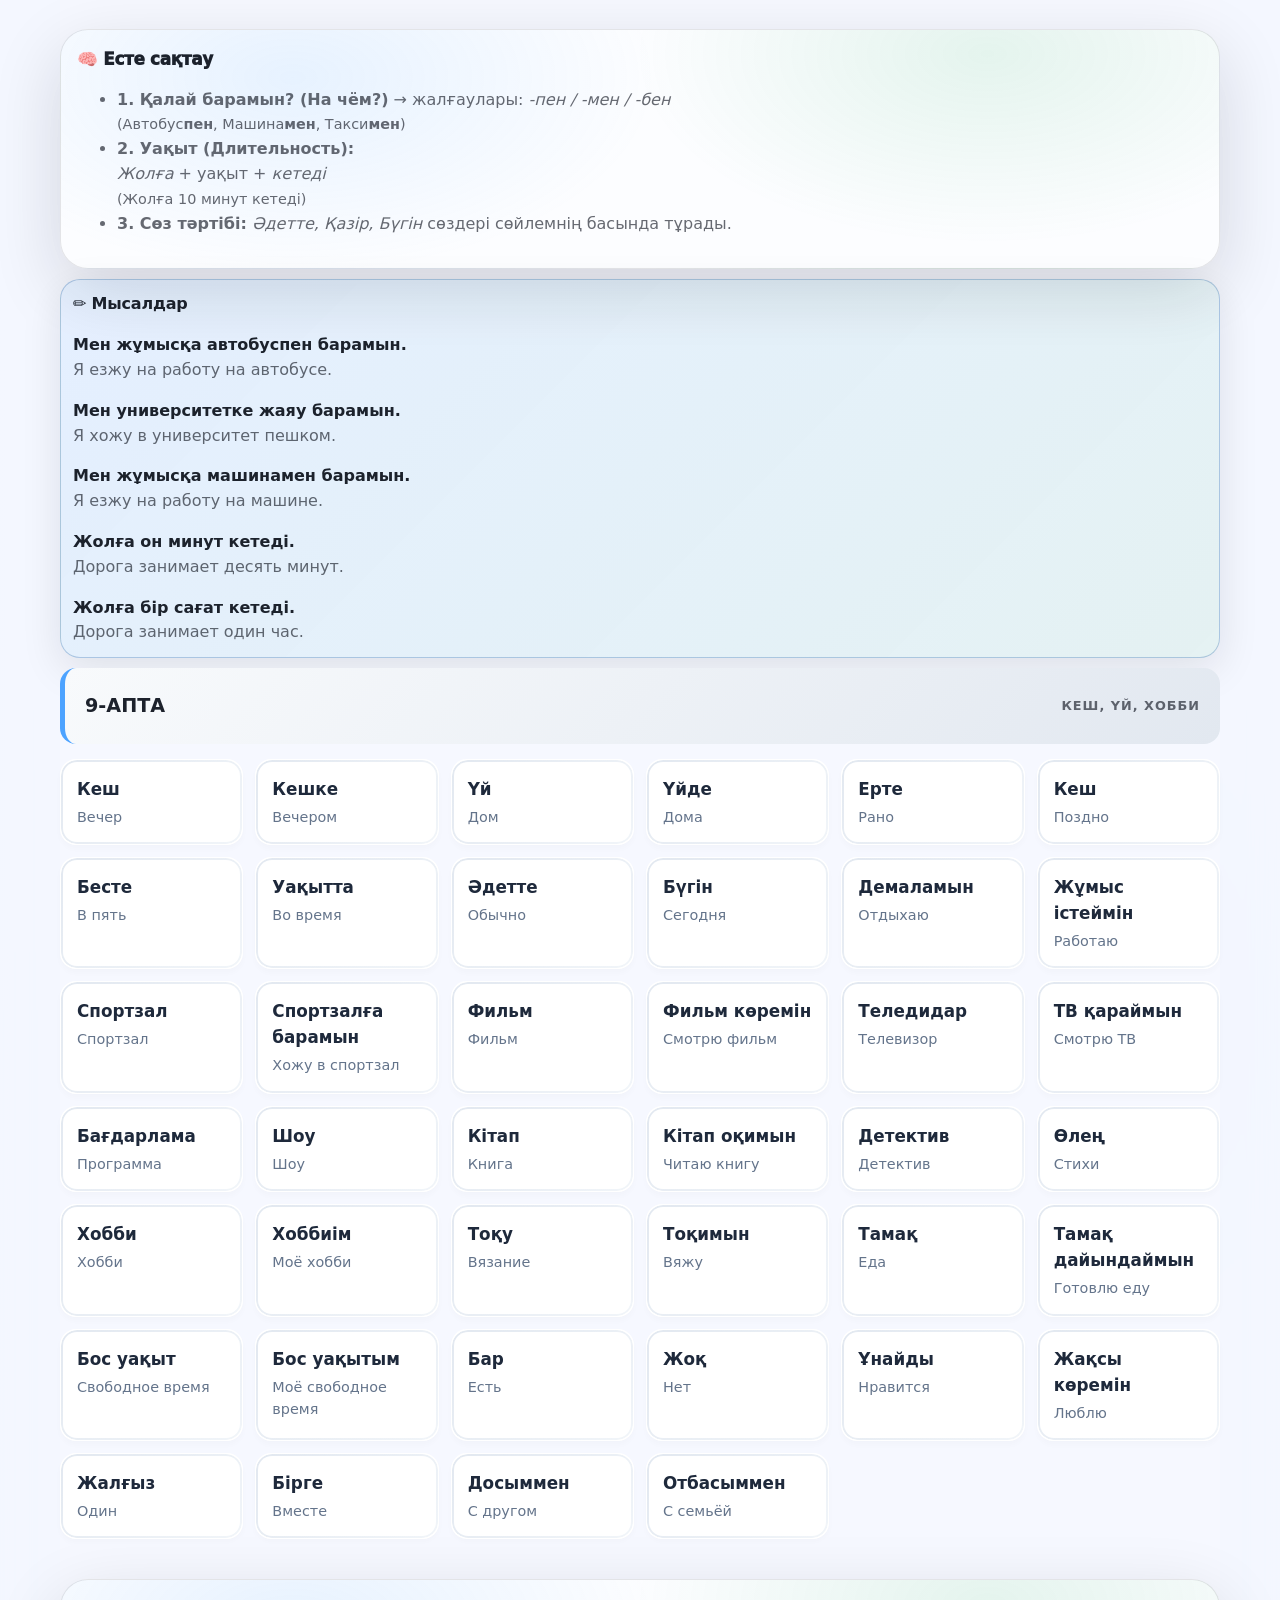
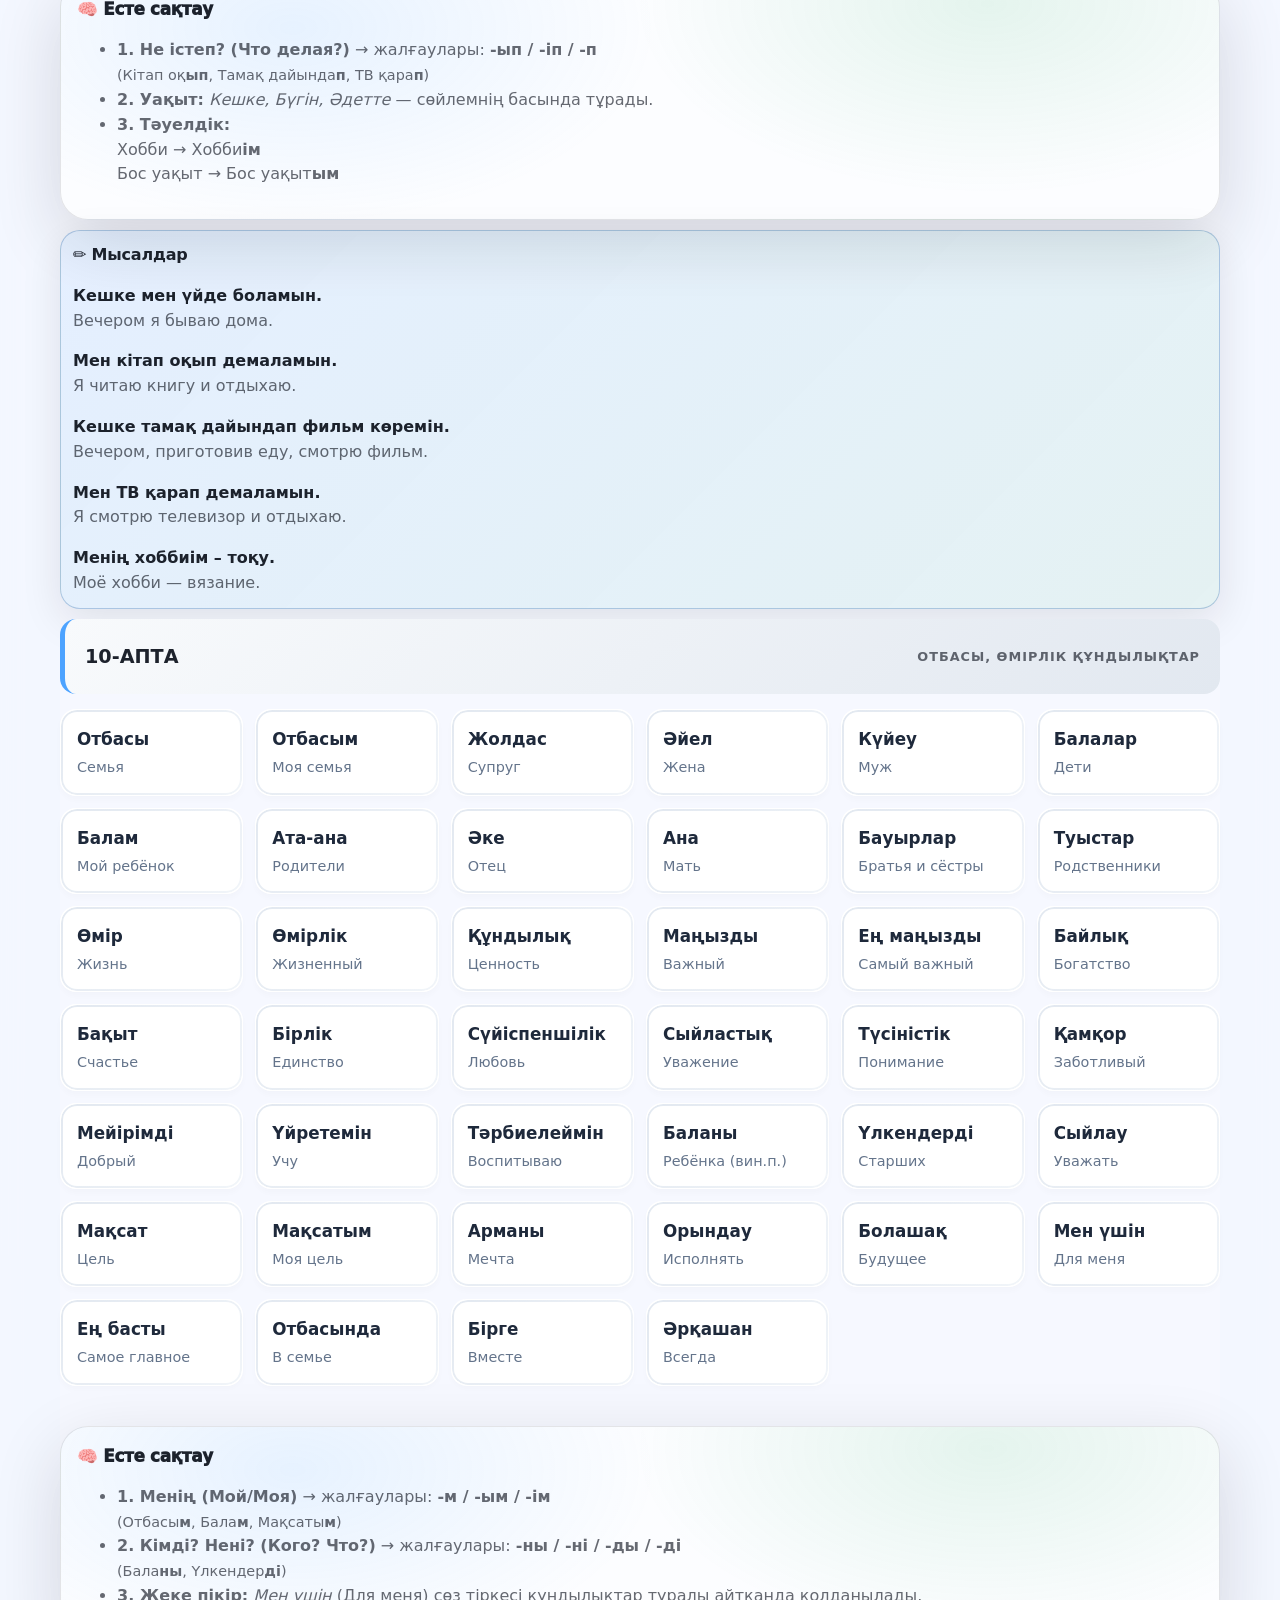
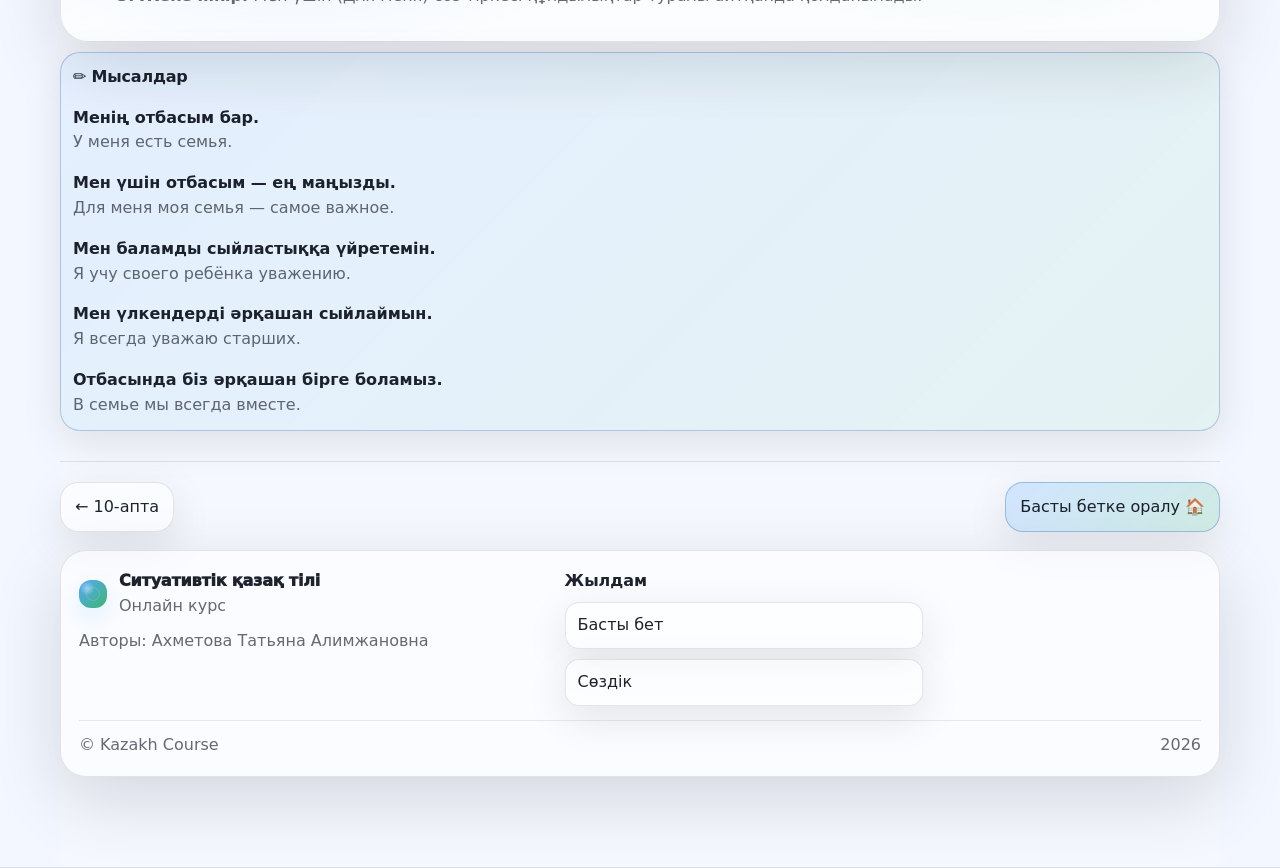
<file: dictionary.html>
<!doctype html>
<html lang="kk">
<head>
  <meta charset="utf-8" />
  <meta name="viewport" content="width=device-width, initial-scale=1" />
  
  <title>Сөздік • Ситуативтік қазақ тілі</title>
  <meta name="color-scheme" content="light" />
  <link rel="stylesheet" href="style.css" />

  <style>
/* =========================================
     DICTIONARY: CREATIVE & COMPACT STYLE
     ========================================= */

  /* 1. ІЗДЕУ ПАНЕЛІ (GLASSMROPHISM) */
  .searchWrapper {
    position: sticky;
    top: 15px;
    z-index: 100;
    margin-bottom: 30px;
    padding: 0 10px;
  }

  .searchBox {
    background: rgba(255, 255, 255, 0.85);
    backdrop-filter: blur(15px);
    -webkit-backdrop-filter: blur(15px);
    padding: 12px 20px;
    border-radius: 20px;
    border: 1px solid rgba(255, 255, 255, 0.6);
    box-shadow: 0 8px 32px rgba(31, 38, 135, 0.1);
    display: flex;
    align-items: center;
    gap: 15px;
    transition: all 0.3s ease;
    max-width: 600px;
    margin: 0 auto;
  }

  .searchBox:focus-within {
    transform: translateY(-2px) scale(1.01);
    border-color: var(--a);
    box-shadow: 0 12px 40px rgba(59, 130, 246, 0.2);
    background: #fff;
  }

  .searchInput {
    width: 100%;
    border: none;
    background: transparent;
    font-size: 1.1rem;
    color: var(--text);
    outline: none;
    font-weight: 500;
  }

  /* 2. АПТАЛАРДЫҢ ТАҚЫРЫБЫ (HEADER) */
  .dictHeader {
    background: linear-gradient(135deg, #f8fafc 0%, #e2e8f0 100%);
    padding: 15px 20px;
    border-radius: 16px;
    margin-bottom: 15px;
    border-left: 5px solid var(--a);
    display: flex;
    justify-content: space-between;
    align-items: center;
  }
  .dictTitle {
    font-size: 1.2rem;
    font-weight: 800;
    color: var(--text);
    margin: 0;
  }
  .dictSub {
    font-size: 0.8rem;
    color: var(--muted);
    font-weight: 600;
    text-transform: uppercase;
    letter-spacing: 1px;
  }

  /* 3. СӨЗДЕР ТОРЫ (GRID) */
  .wordList {
    display: grid;
    /* Компьютерде: 4-5 бағанға дейін сыяды */
    grid-template-columns: repeat(auto-fill, minmax(180px, 1fr));
    gap: 12px;
    margin-bottom: 40px;
  }

  /* 4. КРЕАТИВТІ КАРТОЧКАЛАР (CARDS) */
  .wordItem {
    background: #ffffff;
    border-radius: 16px;
    padding: 16px;
    position: relative;
    overflow: hidden;
    transition: all 0.3s cubic-bezier(0.4, 0, 0.2, 1);
    border: 1px solid transparent;
    box-shadow: 0 4px 6px rgba(0,0,0,0.02);
    cursor: default;
  }

  /* Жұмсақ градиентті жиек */
  .wordItem::before {
    content: "";
    position: absolute;
    inset: 0;
    border-radius: 16px;
    padding: 2px; /* border width */
    background: linear-gradient(135deg, #e2e8f0, #f1f5f9);
    -webkit-mask: linear-gradient(#fff 0 0) content-box, linear-gradient(#fff 0 0);
    -webkit-mask-composite: xor;
    mask-composite: exclude;
    pointer-events: none;
  }

  /* Hover эффектісі */
  .wordItem:hover {
    transform: translateY(-5px);
    box-shadow: 0 15px 30px rgba(0,0,0,0.08);
    background: linear-gradient(145deg, #ffffff, #f8fafc);
  }
  
  /* Hover кезіндегі түсті жиек */
  .wordItem:hover::before {
    background: linear-gradient(135deg, var(--a), var(--b));
  }

  .wordItem__kz {
    font-size: 1.05rem;
    font-weight: 800;
    color: #1e293b;
    margin-bottom: 4px;
    display: block;
  }

  .wordItem__ru {
    font-size: 0.9rem;
    color: #64748b;
    font-weight: 500;
    display: block;
  }

  /* 5. МОБИЛЬДІ ВЕРСИЯ (COMPACT) */
  @media (max-width: 900px) {
    .container { padding-left: 10px; padding-right: 10px; }
    
    .searchBox {
      padding: 10px 15px;
      margin-bottom: 20px;
    }
    .searchInput { font-size: 1rem; }

    /* Тақырыпты ықшамдау */
    .dictHeader {
      flex-direction: column;
      align-items: flex-start;
      gap: 5px;
      padding: 12px;
    }
    
    /* 2 бағанды тор */
    .wordList {
      grid-template-columns: 1fr 1fr !important;
      gap: 8px !important;
    }

    /* Карточканы кішірейту */
    .wordItem {
      padding: 12px !important;
      border-radius: 12px !important;
    }
    .wordItem__kz { font-size: 0.95rem !important; }
    .wordItem__ru { font-size: 0.8rem !important; }
  }
  /* =========================================
     DICTIONARY NAVIGATION (1-10 & UP)
     ========================================= */

     .dictNav {
      position: sticky;
      /* Іздеу жолағының астында тұруы үшін (SearchBox биіктігіне байланысты) */
      top: 90px; 
      z-index: 90;
      
      display: flex;
      flex-wrap: wrap;
      justify-content: center;
      align-items: center;
      gap: 8px;
      
      background: rgba(255, 255, 255, 0.8); /* Жартылай мөлдір */
      backdrop-filter: blur(10px);
      -webkit-backdrop-filter: blur(10px);
      
      padding: 10px 15px;
      border-radius: 20px;
      margin-bottom: 30px;
      border: 1px solid rgba(255, 255, 255, 0.6);
      box-shadow: 0 4px 15px rgba(0,0,0,0.05);
    }
  
    /* Сандар (батырмалар) */
    .dictNav__link {
      width: 36px;
      height: 36px;
      display: flex;
      align-items: center;
      justify-content: center;
      
      border-radius: 50%; /* Дөңгелек */
      background: #ffffff;
      border: 1px solid #e2e8f0;
      color: var(--text);
      
      text-decoration: none;
      font-weight: 700;
      font-size: 0.9rem;
      transition: all 0.2s ease;
      box-shadow: 0 2px 5px rgba(0,0,0,0.05);
    }
  
    /* Hover эффектісі */
    .dictNav__link:hover {
      background: var(--a); /* Акцент түс */
      color: #ffffff;
      border-color: var(--a);
      transform: translateY(-3px);
      box-shadow: 0 5px 15px rgba(59, 130, 246, 0.3);
    }
  
    /* Жоғарыға батырмасы (UP Button) */
    .dictNav__up {
      width: auto;
      padding: 0 15px;
      border-radius: 20px; /* Сопақша */
      margin-left: 10px; /* Сандардан бөліп тұру үшін */
      background: #f1f5f9;
      color: var(--muted);
      font-size: 1.2rem;
      cursor: pointer;
    }
    
    .dictNav__up:hover {
      background: #e2e8f0;
      color: var(--text);
      transform: translateY(-2px);
    }
  
    /* МОБИЛЬДІ ВЕРСИЯҒА ТҮЗЕТУ */
    @media (max-width: 900px) {
      .dictNav {
        top: 75px; /* Телефонда іздеу жолағы кішірек */
        padding: 8px;
        gap: 6px;
        justify-content: flex-start; /* Сол жақтан басталады */
        overflow-x: auto; /* Сыйламаса - айналдыру */
        flex-wrap: nowrap; /* Бір қатарға тізу */
        -webkit-overflow-scrolling: touch;
      }
      
      .dictNav__link {
        flex: 0 0 auto; /* Сығымдалмау үшін */
        width: 32px;
        height: 32px;
        font-size: 0.8rem;
      }
    }
  </style>
</head>

<body data-page="dictionary">
  <a class="skip-link" href="#main">Негізгі мазмұнға өту</a>

  <header class="topbar" role="banner">
    <div class="topbar__inner container">
      <div class="brand" aria-label="Kazakh Course">
        <span class="brand__mark" aria-hidden="true"></span>
        <div class="brand__text">
          <div class="brand__title">Ситуативтік қазақ тілі</div>
          <div class="brand__sub">Онлайн курс • 10 апта</div>
        </div>
      </div>

      <nav class="nav nav--weeks" aria-label="Апталар (десктоп)">
        <a class="nav__link" data-page="index" href="index.html">Басты</a>
        <a class="nav__link" data-page="week1" href="week1.html">1</a>
        <a class="nav__link" data-page="week2" href="week2.html">2</a>
        <a class="nav__link" data-page="week3" href="week3.html">3</a>
        <a class="nav__link" data-page="week4" href="week4.html">4</a>
        <a class="nav__link" data-page="week5" href="week5.html">5</a>
        <a class="nav__link" data-page="week6" href="week6.html">6</a>
        <a class="nav__link" data-page="week7" href="week7.html">7</a>
        <a class="nav__link" data-page="week8" href="week8.html">8</a>
        <a class="nav__link " data-page="week9" href="week9.html" aria-current="page">9</a>
        <a class="nav__link" data-page="week10" href="week10.html">10</a>
        <a class="nav__link is-active" data-page="dictionary" href="dictionary.html">Сөздік</a>
      </nav>
    </div>

  <main id="main" class="container">
    
    <section class="hero reveal">
      <div class="hero__grid">
        <div>
          <h1 class="h1">Толық <span class="h1__accent">Сөздік</span></h1>
          <p class="lead">
            Барлық аптаның жаңа сөздері, грамматикалық ескертулері және мысалдары бір жерде.
          </p>
        </div>
      </div>
    </section>

    <nav class="dictNav reveal">
        <a href="#week1" class="dictNav__link" aria-label="1-апта">1</a>
        <a href="#week2" class="dictNav__link" aria-label="2-апта">2</a>
        <a href="#week3" class="dictNav__link" aria-label="3-апта">3</a>
        <a href="#week4" class="dictNav__link" aria-label="4-апта">4</a>
        <a href="#week5" class="dictNav__link" aria-label="5-апта">5</a>
        <a href="#week6" class="dictNav__link" aria-label="6-апта">6</a>
        <a href="#week7" class="dictNav__link" aria-label="7-апта">7</a>
        <a href="#week8" class="dictNav__link" aria-label="8-апта">8</a>
        <a href="#week9" class="dictNav__link" aria-label="9-апта">9</a>
        <a href="#week10" class="dictNav__link" aria-label="10-апта">10</a>
        
        <button class="dictNav__link dictNav__up" onclick="window.scrollTo({top: 0, behavior: 'smooth'})" aria-label="Жоғарыға">
          ↑
        </button>
      </nav>

    <section id="week1" class="dictSection reveal">
      
      <div class="dictHeader">
        <h2 class="dictTitle">1-АПТА</h2>
        <p class="dictSub">НЕГІЗДЕР, МЕН, ОРЫН, УАҚЫТ</p>
      </div>

      <div class="wordList">
        <div class="wordItem"><span class="wordItem__kz">Мен</span> <span class="wordItem__ru">Я</span></div>
        <div class="wordItem"><span class="wordItem__kz">Менің</span> <span class="wordItem__ru">Мой</span></div>
        <div class="wordItem"><span class="wordItem__kz">Маған</span> <span class="wordItem__ru">Мне</span></div>
        <div class="wordItem"><span class="wordItem__kz">Менде</span> <span class="wordItem__ru">У меня</span></div>
        <div class="wordItem"><span class="wordItem__kz">Бұл</span> <span class="wordItem__ru">Это</span></div>
        <div class="wordItem"><span class="wordItem__kz">Мынау</span> <span class="wordItem__ru">Это (ближе)</span></div>
        <div class="wordItem"><span class="wordItem__kz">Ол</span> <span class="wordItem__ru">Тот / Он / Она</span></div>
        <div class="wordItem"><span class="wordItem__kz">Бүгін</span> <span class="wordItem__ru">Сегодня</span></div>
        <div class="wordItem"><span class="wordItem__kz">Қазір</span> <span class="wordItem__ru">Сейчас</span></div>
        <div class="wordItem"><span class="wordItem__kz">Ертең</span> <span class="wordItem__ru">Завтра</span></div>
        <div class="wordItem"><span class="wordItem__kz">Таңертең</span> <span class="wordItem__ru">Утром</span></div>
        <div class="wordItem"><span class="wordItem__kz">Күндіз</span> <span class="wordItem__ru">Днём</span></div>
        <div class="wordItem"><span class="wordItem__kz">Кешке</span> <span class="wordItem__ru">Вечером</span></div>
        <div class="wordItem"><span class="wordItem__kz">Ерте</span> <span class="wordItem__ru">Рано</span></div>
        <div class="wordItem"><span class="wordItem__kz">Кеш</span> <span class="wordItem__ru">Поздно</span></div>
        <div class="wordItem"><span class="wordItem__kz">Жұмыс</span> <span class="wordItem__ru">Работа</span></div>
        <div class="wordItem"><span class="wordItem__kz">Үй</span> <span class="wordItem__ru">Дом</span></div>
        <div class="wordItem"><span class="wordItem__kz">Сабақ</span> <span class="wordItem__ru">Занятие</span></div>
        <div class="wordItem"><span class="wordItem__kz">Университет</span> <span class="wordItem__ru">Университет</span></div>
        <div class="wordItem"><span class="wordItem__kz">Қала</span> <span class="wordItem__ru">Город</span></div>
        <div class="wordItem"><span class="wordItem__kz">Ауыл</span> <span class="wordItem__ru">Село</span></div>
        <div class="wordItem"><span class="wordItem__kz">Жұмыста</span> <span class="wordItem__ru">На работе</span></div>
        <div class="wordItem"><span class="wordItem__kz">Үйде</span> <span class="wordItem__ru">Дома</span></div>
        <div class="wordItem"><span class="wordItem__kz">Сабақта</span> <span class="wordItem__ru">На занятии</span></div>
        <div class="wordItem"><span class="wordItem__kz">Университетте</span> <span class="wordItem__ru">В университете</span></div>
        <div class="wordItem"><span class="wordItem__kz">Барамын</span> <span class="wordItem__ru">Иду</span></div>
        <div class="wordItem"><span class="wordItem__kz">Боламын</span> <span class="wordItem__ru">Буду</span></div>
        <div class="wordItem"><span class="wordItem__kz">Жазамын</span> <span class="wordItem__ru">Пишу</span></div>
        <div class="wordItem"><span class="wordItem__kz">Оқимын</span> <span class="wordItem__ru">Учусь / Читаю</span></div>
        <div class="wordItem"><span class="wordItem__kz">Оқытамын</span> <span class="wordItem__ru">Обучаю</span></div>
        <div class="wordItem"><span class="wordItem__kz">Үлкен</span> <span class="wordItem__ru">Большой</span></div>
        <div class="wordItem"><span class="wordItem__kz">Көп</span> <span class="wordItem__ru">Много</span></div>
        <div class="wordItem"><span class="wordItem__kz">Жақсы көремін</span> <span class="wordItem__ru">Люблю</span></div>
        <div class="wordItem"><span class="wordItem__kz">Ұнайды</span> <span class="wordItem__ru">Нравится</span></div>
        <div class="wordItem"><span class="wordItem__kz">Және</span> <span class="wordItem__ru">И</span></div>
        <div class="wordItem"><span class="wordItem__kz">Бірақ</span> <span class="wordItem__ru">Но</span></div>
        <div class="wordItem"><span class="wordItem__kz">Немесе</span> <span class="wordItem__ru">Или</span></div>
      </div>

      <div class="dictNote">
        <div class="callout">
          <div class="callout__title">🧠 Есте сақтау</div>
          <div class="callout__text">
            <ul>
              <li>Етістік (глагол) сөйлемнің соңында тұрады.</li>
              <li>Я = мен + мын/мін (Мен дәрігер<strong>мін</strong>).</li>
              <li>Қайда? (Где?) — жалғаулары: <strong>-да/-де, -та/-те</strong>.</li>
              <li>Қайда? (Куда?) — жалғаулары: <strong>-ға/-ге, -қа/-ке</strong>.</li>
            </ul>
          </div>
        </div>

        <div class="block block--accent">
          <div class="block__title">✏️ Мысалдар</div>
          <p style="margin-bottom: 8px;"><strong>Мен қазір жұмыста боламын.</strong><br><span class="muted">Я сейчас буду на работе.</span></p>
          <p style="margin-bottom: 0;"><strong>Мен университетте оқимын.</strong><br><span class="muted">Я учусь в университете.</span></p>
        </div>
      </div>
    </section>

    <section id="week2" class="dictSection reveal">
        <div class="dictHeader">
          <h2 class="dictTitle">2-АПТА</h2>
          <p class="dictSub">ТАНЫСУ, СӘЛЕМДЕСУ, БИОГРАФИЯ</p>
        </div>
  
        <div class="wordList">
          <div class="wordItem"><span class="wordItem__kz">Сәлеметсіз бе</span> <span class="wordItem__ru">Здравствуйте</span></div>
          <div class="wordItem"><span class="wordItem__kz">Сәлем</span> <span class="wordItem__ru">Привет</span></div>
          <div class="wordItem"><span class="wordItem__kz">Қайырлы таң</span> <span class="wordItem__ru">Доброе утро</span></div>
          <div class="wordItem"><span class="wordItem__kz">Қайырлы күн</span> <span class="wordItem__ru">Добрый день</span></div>
          <div class="wordItem"><span class="wordItem__kz">Кеш жарық</span> <span class="wordItem__ru">Добрый вечер</span></div>
          <div class="wordItem"><span class="wordItem__kz">Қош келдіңіз</span> <span class="wordItem__ru">Добро пожаловать</span></div>
          <div class="wordItem"><span class="wordItem__kz">Сау болыңыз</span> <span class="wordItem__ru">До свидания</span></div>
          <div class="wordItem"><span class="wordItem__kz">Аман болыңыз</span> <span class="wordItem__ru">Будьте здоровы</span></div>
          <div class="wordItem"><span class="wordItem__kz">Кездескенше</span> <span class="wordItem__ru">До встречи</span></div>
          <div class="wordItem"><span class="wordItem__kz">Рахмет</span> <span class="wordItem__ru">Спасибо</span></div>
          <div class="wordItem"><span class="wordItem__kz">Көп рахмет</span> <span class="wordItem__ru">Большое спасибо</span></div>
          <div class="wordItem"><span class="wordItem__kz">Мархабат</span> <span class="wordItem__ru">Пожалуйста</span></div>
          <div class="wordItem"><span class="wordItem__kz">Оқасы жоқ</span> <span class="wordItem__ru">Не за что</span></div>
          <div class="wordItem"><span class="wordItem__kz">Шын жүректен</span> <span class="wordItem__ru">От всей души</span></div>
          <div class="wordItem"><span class="wordItem__kz">Ризамын</span> <span class="wordItem__ru">Благодарен</span></div>
          <div class="wordItem"><span class="wordItem__kz">Ат / Есім</span> <span class="wordItem__ru">Имя</span></div>
          <div class="wordItem"><span class="wordItem__kz">Аты-жөні</span> <span class="wordItem__ru">ФИО</span></div>
          <div class="wordItem"><span class="wordItem__kz">Тудым</span> <span class="wordItem__ru">Родился</span></div>
          <div class="wordItem"><span class="wordItem__kz">Қалада</span> <span class="wordItem__ru">В городе</span></div>
          <div class="wordItem"><span class="wordItem__kz">Ауылда</span> <span class="wordItem__ru">В селе</span></div>
          <div class="wordItem"><span class="wordItem__kz">Қыста</span> <span class="wordItem__ru">Зимой</span></div>
          <div class="wordItem"><span class="wordItem__kz">Көктемде</span> <span class="wordItem__ru">Весной</span></div>
          <div class="wordItem"><span class="wordItem__kz">Жазда</span> <span class="wordItem__ru">Летом</span></div>
          <div class="wordItem"><span class="wordItem__kz">Күзде</span> <span class="wordItem__ru">Осенью</span></div>
          <div class="wordItem"><span class="wordItem__kz">Мектеп</span> <span class="wordItem__ru">Школа</span></div>
          <div class="wordItem"><span class="wordItem__kz">Оқыдым</span> <span class="wordItem__ru">Учился</span></div>
          <div class="wordItem"><span class="wordItem__kz">Жұмыс істеймін</span> <span class="wordItem__ru">Работаю</span></div>
          <div class="wordItem"><span class="wordItem__kz">Университетте</span> <span class="wordItem__ru">В университете</span></div>
          <div class="wordItem"><span class="wordItem__kz">Оқытушы</span> <span class="wordItem__ru">Преподаватель</span></div>
          <div class="wordItem"><span class="wordItem__kz">Әдіскер</span> <span class="wordItem__ru">Методист</span></div>
          <div class="wordItem"><span class="wordItem__kz">Меңгеруші</span> <span class="wordItem__ru">Заведующий</span></div>
          <div class="wordItem"><span class="wordItem__kz">Денсаулық</span> <span class="wordItem__ru">Здоровье</span></div>
          <div class="wordItem"><span class="wordItem__kz">Көңіл-күй</span> <span class="wordItem__ru">Настроение</span></div>
          <div class="wordItem"><span class="wordItem__kz">Жаңалық</span> <span class="wordItem__ru">Новость</span></div>
        </div>
  
        <div class="dictNote">
          <div class="callout">
            <div class="callout__title">🧠 Есте сақтау</div>
            <div class="callout__text">
              <ul>
                 <li><strong>Туған жер</strong> (Место рождения) → жалғау: <em>-да/-де</em> (Қалада).</li>
                 <li><strong>Туған уақыт</strong> (Время рождения) → жалғау: <em>-да/-де</em> (Жазда).</li>
                 <li>Танысу — қысқа және нақты болу керек.</li>
              </ul>
            </div>
          </div>
  
          <div class="block block--accent">
            <div class="block__title">✏️ Мысалдар</div>
            <p style="margin-bottom: 8px;"><strong>Мен Петропавлда тудым.</strong><br><span class="muted">Я родился в Петропавловске.</span></p>
            <p style="margin-bottom: 0;"><strong>Мен университетте жұмыс істеймін.</strong><br><span class="muted">Я работаю в университете.</span></p>
          </div>
        </div>
      </section>
      <section id="week3" class="dictSection reveal">
        <div class="dictHeader">
          <h2 class="dictTitle">3-АПТА</h2>
          <p class="dictSub">БОС УАҚЫТ, МАҚСАТ</p>
        </div>
      
        <div class="wordList">
          <div class="wordItem"><span class="wordItem__kz">Бос уақыт</span> <span class="wordItem__ru">Свободное время</span></div>
          <div class="wordItem"><span class="wordItem__kz">Тоқимын</span> <span class="wordItem__ru">Вяжу</span></div>
          <div class="wordItem"><span class="wordItem__kz">Ән айтамын</span> <span class="wordItem__ru">Пою</span></div>
          <div class="wordItem"><span class="wordItem__kz">Аударамын</span> <span class="wordItem__ru">Перевожу</span></div>
          <div class="wordItem"><span class="wordItem__kz">Білемін</span> <span class="wordItem__ru">Знаю</span></div>
          <div class="wordItem"><span class="wordItem__kz">Отбасыммен</span> <span class="wordItem__ru">С семьёй</span></div>
          <div class="wordItem"><span class="wordItem__kz">Достарыммен</span> <span class="wordItem__ru">С друзьями</span></div>
          <div class="wordItem"><span class="wordItem__kz">Өткіземін</span> <span class="wordItem__ru">Провожу</span></div>
          <div class="wordItem"><span class="wordItem__kz">Спортзал</span> <span class="wordItem__ru">Спортзал</span></div>
          <div class="wordItem"><span class="wordItem__kz">Барамын</span> <span class="wordItem__ru">Хожу</span></div>
          <div class="wordItem"><span class="wordItem__kz">Қыдырамын</span> <span class="wordItem__ru">Гуляю</span></div>
          <div class="wordItem"><span class="wordItem__kz">Мақсат</span> <span class="wordItem__ru">Цель</span></div>
          <div class="wordItem"><span class="wordItem__kz">Мақсатым</span> <span class="wordItem__ru">Моя цель</span></div>
          <div class="wordItem"><span class="wordItem__kz">Барғым келеді</span> <span class="wordItem__ru">Хочу поехать</span></div>
          <div class="wordItem"><span class="wordItem__kz">Өмір</span> <span class="wordItem__ru">Жизнь</span></div>
          <div class="wordItem"><span class="wordItem__kz">Маңызды</span> <span class="wordItem__ru">Важно</span></div>
          <div class="wordItem"><span class="wordItem__kz">Мен үшін</span> <span class="wordItem__ru">Для меня</span></div>
          <div class="wordItem"><span class="wordItem__kz">Жұмысқа</span> <span class="wordItem__ru">На работу</span></div>
          <div class="wordItem"><span class="wordItem__kz">Дүкен</span> <span class="wordItem__ru">Магазин</span></div>
          <div class="wordItem"><span class="wordItem__kz">Дүкен аралаймын</span> <span class="wordItem__ru">Хожу по магазинам</span></div>
          <div class="wordItem"><span class="wordItem__kz">Теледидар</span> <span class="wordItem__ru">Телевизор</span></div>
          <div class="wordItem"><span class="wordItem__kz">Қараймын</span> <span class="wordItem__ru">Смотрю</span></div>
          <div class="wordItem"><span class="wordItem__kz">Кітап</span> <span class="wordItem__ru">Книга</span></div>
          <div class="wordItem"><span class="wordItem__kz">Оқимын</span> <span class="wordItem__ru">Читаю</span></div>
          <div class="wordItem"><span class="wordItem__kz">Әдемі</span> <span class="wordItem__ru">Красивый</span></div>
          <div class="wordItem"><span class="wordItem__kz">Қазақстан</span> <span class="wordItem__ru">Казахстан</span></div>
          <div class="wordItem"><span class="wordItem__kz">Жер</span> <span class="wordItem__ru">Место</span></div>
          <div class="wordItem"><span class="wordItem__kz">Тамашалау</span> <span class="wordItem__ru">Любоваться</span></div>
          <div class="wordItem"><span class="wordItem__kz">Әдетте</span> <span class="wordItem__ru">Обычно</span></div>
          <div class="wordItem"><span class="wordItem__kz">Кешке</span> <span class="wordItem__ru">Вечером</span></div>
        </div>
      
        <div class="dictNote">
          <div class="callout">
            <div class="callout__title">🧠 Есте сақтау</div>
            <div class="callout__text">
              <ul>
                <li><strong>Ұнайды</strong> (Нравится) → кімге? <em>Маған</em>.</li>
                <li><strong>Жақсы көремін</strong> (Люблю) → кім? <em>Мен</em>.</li>
              </ul>
            </div>
          </div>
          <div class="block block--accent">
            <div class="block__title">✏️ Мысалдар</div>
            <p style="margin-bottom: 8px;"><strong>Маған спорт ұнайды.</strong><br><span class="muted">Мне нравится спорт.</span></p>
            <p style="margin-bottom: 0;"><strong>Мен кітап оқимын.</strong><br><span class="muted">Я читаю книгу.</span></p>
          </div>
        </div>
      </section>

      <section id="week4" class="dictSection reveal">
        <div class="dictHeader">
          <h2 class="dictTitle">4-АПТА</h2>
          <p class="dictSub">ДОСТЫҚ, ҚАСИЕТТЕР</p>
        </div>
      
        <div class="wordList">
          <div class="wordItem"><span class="wordItem__kz">Дос</span> <span class="wordItem__ru">Друг</span></div>
          <div class="wordItem"><span class="wordItem__kz">Достарым</span> <span class="wordItem__ru">Мои друзья</span></div>
          <div class="wordItem"><span class="wordItem__kz">Жақын дос</span> <span class="wordItem__ru">Близкий друг</span></div>
          <div class="wordItem"><span class="wordItem__kz">Ең жақсы дос</span> <span class="wordItem__ru">Лучший друг</span></div>
          <div class="wordItem"><span class="wordItem__kz">Мектеп досым</span> <span class="wordItem__ru">Школьный друг</span></div>
          <div class="wordItem"><span class="wordItem__kz">Студенттік досым</span> <span class="wordItem__ru">Студенческий друг</span></div>
          <div class="wordItem"><span class="wordItem__kz">Достық</span> <span class="wordItem__ru">Дружба</span></div>
          <div class="wordItem"><span class="wordItem__kz">Достық деген не</span> <span class="wordItem__ru">Что такое дружба</span></div>
          <div class="wordItem"><span class="wordItem__kz">Адал</span> <span class="wordItem__ru">Честный</span></div>
          <div class="wordItem"><span class="wordItem__kz">Адалдық</span> <span class="wordItem__ru">Честность</span></div>
          <div class="wordItem"><span class="wordItem__kz">Мейірімді</span> <span class="wordItem__ru">Добрый</span></div>
          <div class="wordItem"><span class="wordItem__kz">Көңілді</span> <span class="wordItem__ru">Весёлый</span></div>
          <div class="wordItem"><span class="wordItem__kz">Ашық</span> <span class="wordItem__ru">Открытый</span></div>
          <div class="wordItem"><span class="wordItem__kz">Сенімді</span> <span class="wordItem__ru">Надёжный</span></div>
          <div class="wordItem"><span class="wordItem__kz">Жауапты</span> <span class="wordItem__ru">Ответственный</span></div>
          <div class="wordItem"><span class="wordItem__kz">Жауапсыз</span> <span class="wordItem__ru">Безответственный</span></div>
          <div class="wordItem"><span class="wordItem__kz">Жауапкершілік</span> <span class="wordItem__ru">Ответственность</span></div>
          <div class="wordItem"><span class="wordItem__kz">Қасиет</span> <span class="wordItem__ru">Качество</span></div>
          <div class="wordItem"><span class="wordItem__kz">Жақсы қасиет</span> <span class="wordItem__ru">Хорошее качество</span></div>
          <div class="wordItem"><span class="wordItem__kz">Жаман қасиет</span> <span class="wordItem__ru">Плохое качество</span></div>
          <div class="wordItem"><span class="wordItem__kz">Бағалаймын</span> <span class="wordItem__ru">Ценю</span></div>
          <div class="wordItem"><span class="wordItem__kz">Сыйлаймын</span> <span class="wordItem__ru">Уважаю</span></div>
          <div class="wordItem"><span class="wordItem__kz">Жақсы көремін</span> <span class="wordItem__ru">Люблю</span></div>
          <div class="wordItem"><span class="wordItem__kz">Ұнатамын</span> <span class="wordItem__ru">Нравятся</span></div>
          <div class="wordItem"><span class="wordItem__kz">Ұнатпаймын</span> <span class="wordItem__ru">Не нравятся</span></div>
          <div class="wordItem"><span class="wordItem__kz">Жақтырмаймын</span> <span class="wordItem__ru">Не переношу / Не одобряю</span></div>
          <div class="wordItem"><span class="wordItem__kz">Өз сөзінде тұрады</span> <span class="wordItem__ru">Держит слово</span></div>
          <div class="wordItem"><span class="wordItem__kz">Өз сөзінде тұрмайды</span> <span class="wordItem__ru">Не держит слово</span></div>
          <div class="wordItem"><span class="wordItem__kz">Қолдау</span> <span class="wordItem__ru">Поддержка</span></div>
          <div class="wordItem"><span class="wordItem__kz">Көмектесу</span> <span class="wordItem__ru">Помощь</span></div>
          <div class="wordItem"><span class="wordItem__kz">Көмекке келеді</span> <span class="wordItem__ru">Приходит на помощь</span></div>
          <div class="wordItem"><span class="wordItem__kz">Өзара түсіністік</span> <span class="wordItem__ru">Взаимопонимание</span></div>
          <div class="wordItem"><span class="wordItem__kz">Сыйластық</span> <span class="wordItem__ru">Уважение</span></div>
          <div class="wordItem"><span class="wordItem__kz">Бірге</span> <span class="wordItem__ru">Вместе</span></div>
          <div class="wordItem"><span class="wordItem__kz">Жиі</span> <span class="wordItem__ru">Часто</span></div>
          <div class="wordItem"><span class="wordItem__kz">Кездесеміз</span> <span class="wordItem__ru">Встречаемся</span></div>
          <div class="wordItem"><span class="wordItem__kz">Араласамыз</span> <span class="wordItem__ru">Общаемся</span></div>
          <div class="wordItem"><span class="wordItem__kz">Сенемін</span> <span class="wordItem__ru">Доверяю</span></div>
          <div class="wordItem"><span class="wordItem__kz">Сенбеймін</span> <span class="wordItem__ru">Не доверяю</span></div>
          <div class="wordItem"><span class="wordItem__kz">Мінез</span> <span class="wordItem__ru">Характер</span></div>
          <div class="wordItem"><span class="wordItem__kz">Мінезі жақсы</span> <span class="wordItem__ru">Хороший характер</span></div>
          <div class="wordItem"><span class="wordItem__kz">Мінезі жаман</span> <span class="wordItem__ru">Плохой характер</span></div>
          <div class="wordItem"><span class="wordItem__kz">Пікірімше</span> <span class="wordItem__ru">По моему мнению</span></div>
          <div class="wordItem"><span class="wordItem__kz">Адам</span> <span class="wordItem__ru">Человек</span></div>
          <div class="wordItem"><span class="wordItem__kz">Адамдар</span> <span class="wordItem__ru">Люди</span></div>
        </div>
      
        <div class="dictNote">
          <div class="callout">
            <div class="callout__title">🧠 Есте сақтау</div>
            <div class="callout__text">
              <ul>
                <li><strong>Маған</strong> + сын есім + адамдар <strong>ұнайды</strong></li>
                <li><strong>Мен</strong> + адамдарды + <strong>бағалаймын / жақсы көремін</strong></li>
                <li>Терістеу (отрицание): <em>-маймын / -меймін</em></li>
                <li>Өзара қатынас = <em>өзара</em> + зат есім</li>
              </ul>
            </div>
          </div>
          <div class="block block--accent">
            <div class="block__title">✏️ Мысалдар</div>
            <p style="margin-bottom: 8px;"><strong>Мен адал адамдарды бағалаймын.</strong><br><span class="muted">Я ценю честных людей.</span></p>
            <p style="margin-bottom: 8px;"><strong>Маған жауапсыз адамдар ұнамайды.</strong><br><span class="muted">Мне не нравятся безответственные люди.</span></p>
            <p style="margin-bottom: 8px;"><strong>Менің ең жақсы досым бар.</strong><br><span class="muted">У меня есть лучший друг.</span></p>
            <p style="margin-bottom: 8px;"><strong>Ол өз сөзінде тұрады.</strong><br><span class="muted">Он держит слово.</span></p>
            <p style="margin-bottom: 8px;"><strong>Біз жиі кездесеміз.</strong><br><span class="muted">Мы часто встречаемся.</span></p>
            <p style="margin-bottom: 0;"><strong>Достық — өзара түсіністік пен қолдау.</strong><br><span class="muted">Дружба — это взаимопонимание и поддержка.</span></p>
          </div>
        </div>
      </section>

      <section id="week5" class="dictSection reveal">
        <div class="dictHeader">
          <h2 class="dictTitle">5-АПТА</h2>
          <p class="dictSub">ЖҰМЫС, ҒЫЛЫМ</p>
        </div>
      
        <div class="wordList">
          <div class="wordItem"><span class="wordItem__kz">Жұмыс</span> <span class="wordItem__ru">Работа</span></div>
          <div class="wordItem"><span class="wordItem__kz">Жұмыс істеймін</span> <span class="wordItem__ru">Работаю</span></div>
          <div class="wordItem"><span class="wordItem__kz">Міндет</span> <span class="wordItem__ru">Обязанность</span></div>
          <div class="wordItem"><span class="wordItem__kz">Міндетім</span> <span class="wordItem__ru">Моя обязанность</span></div>
          <div class="wordItem"><span class="wordItem__kz">Бақылау</span> <span class="wordItem__ru">Контроль</span></div>
          <div class="wordItem"><span class="wordItem__kz">Бақылау </span> <span class="wordItem__ru">Контролировать</span></div>
          <div class="wordItem"><span class="wordItem__kz">Басқару</span> <span class="wordItem__ru">Управление</span></div>
          <div class="wordItem"><span class="wordItem__kz">Басқару </span> <span class="wordItem__ru">Управлять</span></div>
          <div class="wordItem"><span class="wordItem__kz">Реттеу</span> <span class="wordItem__ru">Регулировать</span></div>
          <div class="wordItem"><span class="wordItem__kz">Жоспарлау</span> <span class="wordItem__ru">Планировать</span></div>
          <div class="wordItem"><span class="wordItem__kz">Ұйымдастыру</span> <span class="wordItem__ru">Организовать</span></div>
          <div class="wordItem"><span class="wordItem__kz">Ұжым</span> <span class="wordItem__ru">Коллектив</span></div>
          <div class="wordItem"><span class="wordItem__kz">Ұйым</span> <span class="wordItem__ru">Организация</span></div>
          <div class="wordItem"><span class="wordItem__kz">Ұйымшыл</span> <span class="wordItem__ru">Организованный</span></div>
          <div class="wordItem"><span class="wordItem__kz">Кафедра</span> <span class="wordItem__ru">Кафедра</span></div>
          <div class="wordItem"><span class="wordItem__kz">Факультет</span> <span class="wordItem__ru">Факультет</span></div>
          <div class="wordItem"><span class="wordItem__kz">Университет</span> <span class="wordItem__ru">Университет</span></div>
          <div class="wordItem"><span class="wordItem__kz">Оқу бөлімі</span> <span class="wordItem__ru">Учебный отдел</span></div>
          <div class="wordItem"><span class="wordItem__kz">Оқытушы</span> <span class="wordItem__ru">Преподаватель</span></div>
          <div class="wordItem"><span class="wordItem__kz">Әдіскер</span> <span class="wordItem__ru">Методист</span></div>
          <div class="wordItem"><span class="wordItem__kz">Меңгеруші</span> <span class="wordItem__ru">Заведующий</span></div>
          <div class="wordItem"><span class="wordItem__kz">Пән</span> <span class="wordItem__ru">Дисциплина</span></div>
          <div class="wordItem"><span class="wordItem__kz">Сабақ</span> <span class="wordItem__ru">Занятие</span></div>
          <div class="wordItem"><span class="wordItem__kz">Сабақ жүргіземін</span> <span class="wordItem__ru">Веду занятия</span></div>
          <div class="wordItem"><span class="wordItem__kz">Ғылым</span> <span class="wordItem__ru">Наука</span></div>
          <div class="wordItem"><span class="wordItem__kz">Ғылыммен айналысамын</span> <span class="wordItem__ru">Занимаюсь наукой</span></div>
          <div class="wordItem"><span class="wordItem__kz">Зерттеу</span> <span class="wordItem__ru">Исследование</span></div>
          <div class="wordItem"><span class="wordItem__kz">Зерттеймін</span> <span class="wordItem__ru">Исследую</span></div>
          <div class="wordItem"><span class="wordItem__kz">Мақала</span> <span class="wordItem__ru">Статья</span></div>
          <div class="wordItem"><span class="wordItem__kz">Мақала жазамын</span> <span class="wordItem__ru">Пишу статью</span></div>
          <div class="wordItem"><span class="wordItem__kz">Оқу құралы</span> <span class="wordItem__ru">Учебное пособие</span></div>
          <div class="wordItem"><span class="wordItem__kz">Жазамын</span> <span class="wordItem__ru">Пишу</span></div>
          <div class="wordItem"><span class="wordItem__kz">Конференция</span> <span class="wordItem__ru">Конференция</span></div>
          <div class="wordItem"><span class="wordItem__kz">Қатысамын</span> <span class="wordItem__ru">Участвую</span></div>
          <div class="wordItem"><span class="wordItem__kz">Тәжірибе</span> <span class="wordItem__ru">Опыт</span></div>
          <div class="wordItem"><span class="wordItem__kz">Еңбек</span> <span class="wordItem__ru">Труд</span></div>
          <div class="wordItem"><span class="wordItem__kz">Жұмысым</span> <span class="wordItem__ru">Моя работа</span></div>
          <div class="wordItem"><span class="wordItem__kz">Ұжымым</span> <span class="wordItem__ru">Мой коллектив</span></div>
          <div class="wordItem"><span class="wordItem__kz">Міндетіме жатады</span> <span class="wordItem__ru">Входит в мои обязанности</span></div>
          <div class="wordItem"><span class="wordItem__kz">Сала</span> <span class="wordItem__ru">Сфера / Область</span></div>
        </div>
      
        <div class="dictNote">
          <div class="callout">
            <div class="callout__title">🧠 Есте сақтау</div>
            <div class="callout__text">
              <ul>
                <li>
                  <strong>1-жақ тәуелдік:</strong> Мой/Моя/Моё → <em>-ым / -ім / -м</em><br>
                  <span style="font-size:0.9em; color:var(--muted);">(Мысалы: Жұмысым, Ұжымым, Міндетім)</span>
                </li>
                <li>
                  <strong>Айырмашылық:</strong><br>
                  <em>Жұмыс істеймін</em> → Қайда? (Где работаю)<br>
                  <em>Айналысамын</em> → Немен? (Чем занимаюсь)
                </li>
                <li>
                  <strong>Етістік соңында:</strong> Жоспарлаймын, Реттеймін, Бақылаймын.
                </li>
              </ul>
            </div>
          </div>
          <div class="block block--accent">
            <div class="block__title">✏️ Мысалдар</div>
            <p style="margin-bottom: 8px;"><strong>Мен университетте жұмыс істеймін.</strong><br><span class="muted">Я работаю в университете.</span></p>
            <p style="margin-bottom: 8px;"><strong>Менің жұмысым ұнайды.</strong><br><span class="muted">Мне нравится моя работа.</span></p>
            <p style="margin-bottom: 8px;"><strong>Менің міндетім – оқу процесін бақылау.</strong><br><span class="muted">Моя обязанность — контролировать учебный процесс.</span></p>
            <p style="margin-bottom: 8px;"><strong>Біздің ұжым ұйымшыл.</strong><br><span class="muted">Наш коллектив организованный.</span></p>
            <p style="margin-bottom: 8px;"><strong>Мен ғылыммен айналысамын.</strong><br><span class="muted">Я занимаюсь наукой.</span></p>
            <p style="margin-bottom: 0;"><strong>Мен мақала жазамын және конференцияға қатысамын.</strong><br><span class="muted">Я пишу статьи и участвую в конференциях.</span></p>
          </div>
        </div>
      </section>

      <section id="week6" class="dictSection reveal">
        <div class="dictHeader">
          <h2 class="dictTitle">6-АПТА</h2>
          <p class="dictSub">ЖЫЛ МЕЗГІЛДЕРІ, МЕРЕКЕЛЕР</p>
        </div>
      
        <div class="wordList">
          <div class="wordItem"><span class="wordItem__kz">Жыл мезгілі</span> <span class="wordItem__ru">Время года</span></div>
          <div class="wordItem"><span class="wordItem__kz">Қыс</span> <span class="wordItem__ru">Зима</span></div>
          <div class="wordItem"><span class="wordItem__kz">Көктем</span> <span class="wordItem__ru">Весна</span></div>
          <div class="wordItem"><span class="wordItem__kz">Жаз</span> <span class="wordItem__ru">Лето</span></div>
          <div class="wordItem"><span class="wordItem__kz">Күз</span> <span class="wordItem__ru">Осень</span></div>
          <div class="wordItem"><span class="wordItem__kz">Сүйікті жыл мезгілім</span> <span class="wordItem__ru">Моё любимое время года</span></div>
          <div class="wordItem"><span class="wordItem__kz">Ауа райы</span> <span class="wordItem__ru">Погода</span></div>
          <div class="wordItem"><span class="wordItem__kz">Бүгін ауа райы</span> <span class="wordItem__ru">Погода сегодня</span></div>
          <div class="wordItem"><span class="wordItem__kz">Күн ашық</span> <span class="wordItem__ru">Ясный день</span></div>
          <div class="wordItem"><span class="wordItem__kz">Күн жылы</span> <span class="wordItem__ru">Тёплый день</span></div>
          <div class="wordItem"><span class="wordItem__kz">Қар жауып тұр</span> <span class="wordItem__ru">Идёт снег</span></div>
          <div class="wordItem"><span class="wordItem__kz">Жаңбыр жауып тұр</span> <span class="wordItem__ru">Идёт дождь</span></div>
          <div class="wordItem"><span class="wordItem__kz">Қатты жел соғады</span> <span class="wordItem__ru">Дует сильный ветер</span></div>
          <div class="wordItem"><span class="wordItem__kz">Боран соғады</span> <span class="wordItem__ru">Метель</span></div>
          <div class="wordItem"><span class="wordItem__kz">Мереке</span> <span class="wordItem__ru">Праздник</span></div>
          <div class="wordItem"><span class="wordItem__kz">Мерекелер</span> <span class="wordItem__ru">Праздники</span></div>
          <div class="wordItem"><span class="wordItem__kz">Тойлаймыз</span> <span class="wordItem__ru">Празднуем</span></div>
          <div class="wordItem"><span class="wordItem__kz">Мереке құтты болсын</span> <span class="wordItem__ru">С праздником</span></div>
          <div class="wordItem"><span class="wordItem__kz">Тәуелсіздік күні</span> <span class="wordItem__ru">День независимости</span></div>
          <div class="wordItem"><span class="wordItem__kz">Жаңа жыл</span> <span class="wordItem__ru">Новый год</span></div>
          <div class="wordItem"><span class="wordItem__kz">Наурыз</span> <span class="wordItem__ru">Наурыз</span></div>
          <div class="wordItem"><span class="wordItem__kz">Рождество</span> <span class="wordItem__ru">Рождество</span></div>
          <div class="wordItem"><span class="wordItem__kz">Үйде тойлаймыз</span> <span class="wordItem__ru">Празднуем дома</span></div>
          <div class="wordItem"><span class="wordItem__kz">Орталыққа шығамыз</span> <span class="wordItem__ru">Выходим в центр</span></div>
          <div class="wordItem"><span class="wordItem__kz">Шырша</span> <span class="wordItem__ru">Ёлка</span></div>
          <div class="wordItem"><span class="wordItem__kz">Шыршаға барамыз</span> <span class="wordItem__ru">Идём к ёлке</span></div>
          <div class="wordItem"><span class="wordItem__kz">Дастархан</span> <span class="wordItem__ru">Накрытый стол</span></div>
          <div class="wordItem"><span class="wordItem__kz">Мерекелік дастархан</span> <span class="wordItem__ru">Праздничный стол</span></div>
          <div class="wordItem"><span class="wordItem__kz">Дастархан жасаймыз</span> <span class="wordItem__ru">Накрываем стол</span></div>
          <div class="wordItem"><span class="wordItem__kz">Бесбармақ</span> <span class="wordItem__ru">Бешбармак</span></div>
          <div class="wordItem"><span class="wordItem__kz">Бесбармақ дайындаймыз</span> <span class="wordItem__ru">Готовим бешбармак</span></div>
          <div class="wordItem"><span class="wordItem__kz">Қонақ</span> <span class="wordItem__ru">Гость</span></div>
          <div class="wordItem"><span class="wordItem__kz">Қонақтар келеді</span> <span class="wordItem__ru">Приходят гости</span></div>
          <div class="wordItem"><span class="wordItem__kz">Туыстар</span> <span class="wordItem__ru">Родственники</span></div>
          <div class="wordItem"><span class="wordItem__kz">Туыстар келеді</span> <span class="wordItem__ru">Приходят родственники</span></div>
          <div class="wordItem"><span class="wordItem__kz">Қыста</span> <span class="wordItem__ru">Зимой</span></div>
          <div class="wordItem"><span class="wordItem__kz">Көктемде</span> <span class="wordItem__ru">Весной</span></div>
          <div class="wordItem"><span class="wordItem__kz">Жазда</span> <span class="wordItem__ru">Летом</span></div>
          <div class="wordItem"><span class="wordItem__kz">Күзде</span> <span class="wordItem__ru">Осенью</span></div>
          <div class="wordItem"><span class="wordItem__kz">Бүгін</span> <span class="wordItem__ru">Сегодня</span></div>
        </div>
      
        <div class="dictNote">
          <div class="callout">
            <div class="callout__title">🧠 Есте сақтау</div>
            <div class="callout__text">
              <ul>
                <li>
                  <strong>1. Қашан? (Когда?)</strong> → жалғаулары: <em>-да / -де / -та / -те</em><br>
                  <span style="font-size:0.9em; color:var(--muted);">(Қыс<strong>та</strong>, Көктем<strong>де</strong>, Мереке<strong>де</strong>)</span>
                </li>
                <li>
                  <strong>2. Уақыт сөздері:</strong> <em>Бүгін, Ертең, Қазір</em> сөйлемнің басында тұрады.
                </li>
                <li>
                  <strong>3. Етістік (Глагол):</strong> Сөйлемнің соңында тұрады.<br>
                  <span style="font-size:0.9em; color:var(--muted);">(Тойлаймыз, Дайындаймыз, Барамыз)</span>
                </li>
              </ul>
            </div>
          </div>
          <div class="block block--accent">
            <div class="block__title">✏️ Мысалдар</div>
            <p style="margin-bottom: 8px;"><strong>Маған қыс ұнайды.</strong><br><span class="muted">Мне нравится зима.</span></p>
            <p style="margin-bottom: 8px;"><strong>Қыс — менің сүйікті жыл мезгілім.</strong><br><span class="muted">Зима — моё любимое время года.</span></p>
            <p style="margin-bottom: 8px;"><strong>Бүгін ауа райы керемет.</strong><br><span class="muted">Сегодня погода отличная.</span></p>
            <p style="margin-bottom: 8px;"><strong>Қыста қар жауып тұр.</strong><br><span class="muted">Зимой идёт снег.</span></p>
            <p style="margin-bottom: 0;"><strong>Қыста Жаңа жылды тойлаймыз.</strong><br><span class="muted">Зимой мы празднуем Новый год.</span></p>
          </div>
        </div>
      </section>

      <section id="week7" class="dictSection reveal">
        <div class="dictHeader">
          <h2 class="dictTitle">7-АПТА</h2>
          <p class="dictSub">ШОППИНГ, ДҮКЕН</p>
        </div>
      
        <div class="wordList">
          <div class="wordItem"><span class="wordItem__kz">Шоппинг</span> <span class="wordItem__ru">Шоппинг</span></div>
          <div class="wordItem"><span class="wordItem__kz">Дүкен</span> <span class="wordItem__ru">Магазин</span></div>
          <div class="wordItem"><span class="wordItem__kz">Дүкендер</span> <span class="wordItem__ru">Магазины</span></div>
          <div class="wordItem"><span class="wordItem__kz">Сауда үйі</span> <span class="wordItem__ru">Торговый дом</span></div>
          <div class="wordItem"><span class="wordItem__kz">«Достық» сауда үйі</span> <span class="wordItem__ru">ТД «Достык»</span></div>
          <div class="wordItem"><span class="wordItem__kz">Орналасқан</span> <span class="wordItem__ru">Расположен</span></div>
          <div class="wordItem"><span class="wordItem__kz">Орталық</span> <span class="wordItem__ru">Центр</span></div>
          <div class="wordItem"><span class="wordItem__kz">Орталықта</span> <span class="wordItem__ru">В центре</span></div>
          <div class="wordItem"><span class="wordItem__kz">Көше</span> <span class="wordItem__ru">Улица</span></div>
          <div class="wordItem"><span class="wordItem__kz">Жұмабаев көшесі</span> <span class="wordItem__ru">Улица Жумабаева</span></div>
          <div class="wordItem"><span class="wordItem__kz">Үйге жақын</span> <span class="wordItem__ru">Рядом с домом</span></div>
          <div class="wordItem"><span class="wordItem__kz">Жақын жерде</span> <span class="wordItem__ru">Поблизости</span></div>
          <div class="wordItem"><span class="wordItem__kz">Ғимарат</span> <span class="wordItem__ru">Здание</span></div>
          <div class="wordItem"><span class="wordItem__kz">Қабат</span> <span class="wordItem__ru">Этаж</span></div>
          <div class="wordItem"><span class="wordItem__kz">Үш қабатты ғимарат</span> <span class="wordItem__ru">Трёхэтажное здание</span></div>
          <div class="wordItem"><span class="wordItem__kz">Бірінші қабат</span> <span class="wordItem__ru">Первый этаж</span></div>
          <div class="wordItem"><span class="wordItem__kz">Екінші қабат</span> <span class="wordItem__ru">Второй этаж</span></div>
          <div class="wordItem"><span class="wordItem__kz">Үшінші қабат</span> <span class="wordItem__ru">Третий этаж</span></div>
          <div class="wordItem"><span class="wordItem__kz">Азық-түлік</span> <span class="wordItem__ru">Продукты</span></div>
          <div class="wordItem"><span class="wordItem__kz">Азық-түлік сатады</span> <span class="wordItem__ru">Продают продукты</span></div>
          <div class="wordItem"><span class="wordItem__kz">Киім</span> <span class="wordItem__ru">Одежда</span></div>
          <div class="wordItem"><span class="wordItem__kz">Аяқ киім</span> <span class="wordItem__ru">Обувь</span></div>
          <div class="wordItem"><span class="wordItem__kz">Алтын</span> <span class="wordItem__ru">Золото</span></div>
          <div class="wordItem"><span class="wordItem__kz">Техника</span> <span class="wordItem__ru">Техника</span></div>
          <div class="wordItem"><span class="wordItem__kz">Сатып аламын</span> <span class="wordItem__ru">Покупаю</span></div>
          <div class="wordItem"><span class="wordItem__kz">Сатып алуға болады</span> <span class="wordItem__ru">Можно купить</span></div>
          <div class="wordItem"><span class="wordItem__kz">Барамын</span> <span class="wordItem__ru">Хожу</span></div>
          <div class="wordItem"><span class="wordItem__kz">Әдетте</span> <span class="wordItem__ru">Обычно</span></div>
          <div class="wordItem"><span class="wordItem__kz">Көңіл-күй</span> <span class="wordItem__ru">Настроение</span></div>
          <div class="wordItem"><span class="wordItem__kz">Көңіл-күйімді көтереді</span> <span class="wordItem__ru">Поднимает настроение</span></div>
          <div class="wordItem"><span class="wordItem__kz">Адамдар</span> <span class="wordItem__ru">Люди</span></div>
          <div class="wordItem"><span class="wordItem__kz">Көп адам</span> <span class="wordItem__ru">Много людей</span></div>
          <div class="wordItem"><span class="wordItem__kz">Бар</span> <span class="wordItem__ru">Есть</span></div>
          <div class="wordItem"><span class="wordItem__kz">Үлкен</span> <span class="wordItem__ru">Большой</span></div>
          <div class="wordItem"><span class="wordItem__kz">Ыңғайлы</span> <span class="wordItem__ru">Удобный</span></div>
          <div class="wordItem"><span class="wordItem__kz">Таза</span> <span class="wordItem__ru">Чистый</span></div>
          <div class="wordItem"><span class="wordItem__kz">Онда</span> <span class="wordItem__ru">Там</span></div>
          <div class="wordItem"><span class="wordItem__kz">Осында</span> <span class="wordItem__ru">Здесь</span></div>
          <div class="wordItem"><span class="wordItem__kz">Бірге</span> <span class="wordItem__ru">Вместе</span></div>
          <div class="wordItem"><span class="wordItem__kz">Демалыс күндері</span> <span class="wordItem__ru">В выходные</span></div>
        </div>
      
        <div class="dictNote">
          <div class="callout">
            <div class="callout__title">🧠 Есте сақтау</div>
            <div class="callout__text">
              <ul>
                <li>
                  <strong>1. Қайда? (Где?)</strong> → жалғаулары: <em>-да / -де / -та / -те</em><br>
                  <span style="font-size:0.9em; color:var(--muted);">(Орталық<strong>та</strong>, Дүкен<strong>де</strong>, Қабат<strong>та</strong>)</span>
                </li>
                <li>
                  <strong>2. Сілтеу есімдіктері:</strong><br>
                  <em>Онда</em> — Там<br>
                  <em>Осында</em> — Здесь
                </li>
                <li>
                  <strong>3. Етістік (Глагол):</strong> Сөйлемнің соңында тұрады.<br>
                  <span style="font-size:0.9em; color:var(--muted);">(Барамын, Сатып аламын)</span>
                </li>
              </ul>
            </div>
          </div>
          <div class="block block--accent">
            <div class="block__title">✏️ Мысалдар</div>
            <p style="margin-bottom: 8px;"><strong>Мен әдетте дүкенге барамын.</strong><br><span class="muted">Я обычно хожу в магазин.</span></p>
            <p style="margin-bottom: 8px;"><strong>«Достық» сауда үйі орталық<strong>та</strong> орналасқан.</strong><br><span class="muted">Торговый дом «Достык» расположен в центре.</span></p>
            <p style="margin-bottom: 8px;"><strong>Бірінші қабат<strong>та</strong> азық-түлік сатады.</strong><br><span class="muted">На первом этаже продают продукты.</span></p>
            <p style="margin-bottom: 8px;"><strong>Екінші қабат<strong>та</strong> киім сатып алуға болады.</strong><br><span class="muted">На втором этаже можно купить одежду.</span></p>
            <p style="margin-bottom: 0;"><strong>Үшінші қабат<strong>та</strong> балаларға арналған тауарлар бар.</strong><br><span class="muted">На третьем этаже есть товары для детей.</span></p>
          </div>
        </div>
      </section>

      <section id="week8" class="dictSection reveal">
        <div class="dictHeader">
          <h2 class="dictTitle">8-АПТА</h2>
          <p class="dictSub">ҚАЛА, КӨШЕ, КӨЛІК</p>
        </div>
      
        <div class="wordList">
          <div class="wordItem"><span class="wordItem__kz">Қала</span> <span class="wordItem__ru">Город</span></div>
          <div class="wordItem"><span class="wordItem__kz">Көше</span> <span class="wordItem__ru">Улица</span></div>
          <div class="wordItem"><span class="wordItem__kz">Бөкетов көшесі</span> <span class="wordItem__ru">Улица Букетова</span></div>
          <div class="wordItem"><span class="wordItem__kz">Орталық</span> <span class="wordItem__ru">Центр</span></div>
          <div class="wordItem"><span class="wordItem__kz">Орталықта</span> <span class="wordItem__ru">В центре</span></div>
          <div class="wordItem"><span class="wordItem__kz">Үй</span> <span class="wordItem__ru">Дом</span></div>
          <div class="wordItem"><span class="wordItem__kz">Жер үй</span> <span class="wordItem__ru">Частный дом</span></div>
          <div class="wordItem"><span class="wordItem__kz">Жаңа үй</span> <span class="wordItem__ru">Новый дом</span></div>
          <div class="wordItem"><span class="wordItem__kz">Жақын</span> <span class="wordItem__ru">Близко</span></div>
          <div class="wordItem"><span class="wordItem__kz">Алыс</span> <span class="wordItem__ru">Далеко</span></div>
          <div class="wordItem"><span class="wordItem__kz">Дүкен</span> <span class="wordItem__ru">Магазин</span></div>
          <div class="wordItem"><span class="wordItem__kz">Емхана</span> <span class="wordItem__ru">Поликлиника</span></div>
          <div class="wordItem"><span class="wordItem__kz">Дәріхана</span> <span class="wordItem__ru">Аптека</span></div>
          <div class="wordItem"><span class="wordItem__kz">Мектеп</span> <span class="wordItem__ru">Школа</span></div>
          <div class="wordItem"><span class="wordItem__kz">Саябақ</span> <span class="wordItem__ru">Парк</span></div>
          <div class="wordItem"><span class="wordItem__kz">Көлік</span> <span class="wordItem__ru">Транспорт</span></div>
          <div class="wordItem"><span class="wordItem__kz">Автобус</span> <span class="wordItem__ru">Автобус</span></div>
          <div class="wordItem"><span class="wordItem__kz">Автобус жүреді</span> <span class="wordItem__ru">Ходит автобус</span></div>
          <div class="wordItem"><span class="wordItem__kz">Аялдама</span> <span class="wordItem__ru">Остановка</span></div>
          <div class="wordItem"><span class="wordItem__kz">Маршрут</span> <span class="wordItem__ru">Маршрут</span></div>
          <div class="wordItem"><span class="wordItem__kz">Жаяу</span> <span class="wordItem__ru">Пешком</span></div>
          <div class="wordItem"><span class="wordItem__kz">Машина</span> <span class="wordItem__ru">Машина</span></div>
          <div class="wordItem"><span class="wordItem__kz">Такси</span> <span class="wordItem__ru">Такси</span></div>
          <div class="wordItem"><span class="wordItem__kz">Автобуспен</span> <span class="wordItem__ru">На автобусе</span></div>
          <div class="wordItem"><span class="wordItem__kz">Машинамен</span> <span class="wordItem__ru">На машине</span></div>
          <div class="wordItem"><span class="wordItem__kz">Таксимен</span> <span class="wordItem__ru">На такси</span></div>
          <div class="wordItem"><span class="wordItem__kz">Жаяу барамын</span> <span class="wordItem__ru">Хожу пешком</span></div>
          <div class="wordItem"><span class="wordItem__kz">Университет</span> <span class="wordItem__ru">Университет</span></div>
          <div class="wordItem"><span class="wordItem__kz">Жұмыс</span> <span class="wordItem__ru">Работа</span></div>
          <div class="wordItem"><span class="wordItem__kz">Барамын</span> <span class="wordItem__ru">Иду / Еду</span></div>
          <div class="wordItem"><span class="wordItem__kz">Жол</span> <span class="wordItem__ru">Дорога</span></div>
          <div class="wordItem"><span class="wordItem__kz">Уақыт</span> <span class="wordItem__ru">Время</span></div>
          <div class="wordItem"><span class="wordItem__kz">Минут</span> <span class="wordItem__ru">Минута</span></div>
          <div class="wordItem"><span class="wordItem__kz">Сағат</span> <span class="wordItem__ru">Час</span></div>
          <div class="wordItem"><span class="wordItem__kz">Кетеді</span> <span class="wordItem__ru">Занимает (время)</span></div>
          <div class="wordItem"><span class="wordItem__kz">Қанша</span> <span class="wordItem__ru">Сколько</span></div>
          <div class="wordItem"><span class="wordItem__kz">Қанша уақыт</span> <span class="wordItem__ru">Сколько времени</span></div>
          <div class="wordItem"><span class="wordItem__kz">Әдетте</span> <span class="wordItem__ru">Обычно</span></div>
          <div class="wordItem"><span class="wordItem__kz">Тез</span> <span class="wordItem__ru">Быстро</span></div>
          <div class="wordItem"><span class="wordItem__kz">Баяу</span> <span class="wordItem__ru">Медленно</span></div>
        </div>
      
        <div class="dictNote">
          <div class="callout">
            <div class="callout__title">🧠 Есте сақтау</div>
            <div class="callout__text">
              <ul>
                <li>
                  <strong>1. Қалай барамын? (На чём?)</strong> → жалғаулары: <em>-пен / -мен / -бен</em><br>
                  <span style="font-size:0.9em; color:var(--muted);">(Автобус<strong>пен</strong>, Машина<strong>мен</strong>, Такси<strong>мен</strong>)</span>
                </li>
                <li>
                  <strong>2. Уақыт (Длительность):</strong><br>
                  <em>Жолға</em> + уақыт + <em>кетеді</em><br>
                  <span style="font-size:0.9em; color:var(--muted);">(Жолға 10 минут кетеді)</span>
                </li>
                <li>
                  <strong>3. Сөз тәртібі:</strong> <em>Әдетте, Қазір, Бүгін</em> сөздері сөйлемнің басында тұрады.
                </li>
              </ul>
            </div>
          </div>
          <div class="block block--accent">
            <div class="block__title">✏️ Мысалдар</div>
            <p style="margin-bottom: 8px;"><strong>Мен жұмысқа автобус<strong>пен</strong> барамын.</strong><br><span class="muted">Я езжу на работу на автобусе.</span></p>
            <p style="margin-bottom: 8px;"><strong>Мен университетке жаяу барамын.</strong><br><span class="muted">Я хожу в университет пешком.</span></p>
            <p style="margin-bottom: 8px;"><strong>Мен жұмысқа машина<strong>мен</strong> барамын.</strong><br><span class="muted">Я езжу на работу на машине.</span></p>
            <p style="margin-bottom: 8px;"><strong>Жолға он минут кетеді.</strong><br><span class="muted">Дорога занимает десять минут.</span></p>
            <p style="margin-bottom: 0;"><strong>Жолға бір сағат кетеді.</strong><br><span class="muted">Дорога занимает один час.</span></p>
          </div>
        </div>
      </section>

      <section id="week9" class="dictSection reveal">
        <div class="dictHeader">
          <h2 class="dictTitle">9-АПТА</h2>
          <p class="dictSub">КЕШ, ҮЙ, ХОББИ</p>
        </div>
      
        <div class="wordList">
          <div class="wordItem"><span class="wordItem__kz">Кеш</span> <span class="wordItem__ru">Вечер</span></div>
          <div class="wordItem"><span class="wordItem__kz">Кешке</span> <span class="wordItem__ru">Вечером</span></div>
          <div class="wordItem"><span class="wordItem__kz">Үй</span> <span class="wordItem__ru">Дом</span></div>
          <div class="wordItem"><span class="wordItem__kz">Үйде</span> <span class="wordItem__ru">Дома</span></div>
          <div class="wordItem"><span class="wordItem__kz">Ерте</span> <span class="wordItem__ru">Рано</span></div>
          <div class="wordItem"><span class="wordItem__kz">Кеш</span> <span class="wordItem__ru">Поздно</span></div>
          <div class="wordItem"><span class="wordItem__kz">Бесте</span> <span class="wordItem__ru">В пять</span></div>
          <div class="wordItem"><span class="wordItem__kz">Уақытта</span> <span class="wordItem__ru">Во время</span></div>
          <div class="wordItem"><span class="wordItem__kz">Әдетте</span> <span class="wordItem__ru">Обычно</span></div>
          <div class="wordItem"><span class="wordItem__kz">Бүгін</span> <span class="wordItem__ru">Сегодня</span></div>
          <div class="wordItem"><span class="wordItem__kz">Демаламын</span> <span class="wordItem__ru">Отдыхаю</span></div>
          <div class="wordItem"><span class="wordItem__kz">Жұмыс істеймін</span> <span class="wordItem__ru">Работаю</span></div>
          <div class="wordItem"><span class="wordItem__kz">Спортзал</span> <span class="wordItem__ru">Спортзал</span></div>
          <div class="wordItem"><span class="wordItem__kz">Спортзалға барамын</span> <span class="wordItem__ru">Хожу в спортзал</span></div>
          <div class="wordItem"><span class="wordItem__kz">Фильм</span> <span class="wordItem__ru">Фильм</span></div>
          <div class="wordItem"><span class="wordItem__kz">Фильм көремін</span> <span class="wordItem__ru">Смотрю фильм</span></div>
          <div class="wordItem"><span class="wordItem__kz">Теледидар</span> <span class="wordItem__ru">Телевизор</span></div>
          <div class="wordItem"><span class="wordItem__kz">ТВ қараймын</span> <span class="wordItem__ru">Смотрю ТВ</span></div>
          <div class="wordItem"><span class="wordItem__kz">Бағдарлама</span> <span class="wordItem__ru">Программа</span></div>
          <div class="wordItem"><span class="wordItem__kz">Шоу</span> <span class="wordItem__ru">Шоу</span></div>
          <div class="wordItem"><span class="wordItem__kz">Кітап</span> <span class="wordItem__ru">Книга</span></div>
          <div class="wordItem"><span class="wordItem__kz">Кітап оқимын</span> <span class="wordItem__ru">Читаю книгу</span></div>
          <div class="wordItem"><span class="wordItem__kz">Детектив</span> <span class="wordItem__ru">Детектив</span></div>
          <div class="wordItem"><span class="wordItem__kz">Өлең</span> <span class="wordItem__ru">Стихи</span></div>
          <div class="wordItem"><span class="wordItem__kz">Хобби</span> <span class="wordItem__ru">Хобби</span></div>
          <div class="wordItem"><span class="wordItem__kz">Хоббиім</span> <span class="wordItem__ru">Моё хобби</span></div>
          <div class="wordItem"><span class="wordItem__kz">Тоқу</span> <span class="wordItem__ru">Вязание</span></div>
          <div class="wordItem"><span class="wordItem__kz">Тоқимын</span> <span class="wordItem__ru">Вяжу</span></div>
          <div class="wordItem"><span class="wordItem__kz">Тамақ</span> <span class="wordItem__ru">Еда</span></div>
          <div class="wordItem"><span class="wordItem__kz">Тамақ дайындаймын</span> <span class="wordItem__ru">Готовлю еду</span></div>
          <div class="wordItem"><span class="wordItem__kz">Бос уақыт</span> <span class="wordItem__ru">Свободное время</span></div>
          <div class="wordItem"><span class="wordItem__kz">Бос уақытым</span> <span class="wordItem__ru">Моё свободное время</span></div>
          <div class="wordItem"><span class="wordItem__kz">Бар</span> <span class="wordItem__ru">Есть</span></div>
          <div class="wordItem"><span class="wordItem__kz">Жоқ</span> <span class="wordItem__ru">Нет</span></div>
          <div class="wordItem"><span class="wordItem__kz">Ұнайды</span> <span class="wordItem__ru">Нравится</span></div>
          <div class="wordItem"><span class="wordItem__kz">Жақсы көремін</span> <span class="wordItem__ru">Люблю</span></div>
          <div class="wordItem"><span class="wordItem__kz">Жалғыз</span> <span class="wordItem__ru">Один</span></div>
          <div class="wordItem"><span class="wordItem__kz">Бірге</span> <span class="wordItem__ru">Вместе</span></div>
          <div class="wordItem"><span class="wordItem__kz">Досыммен</span> <span class="wordItem__ru">С другом</span></div>
          <div class="wordItem"><span class="wordItem__kz">Отбасыммен</span> <span class="wordItem__ru">С семьёй</span></div>
        </div>
      
        <div class="dictNote">
          <div class="callout">
            <div class="callout__title">🧠 Есте сақтау</div>
            <div class="callout__text">
              <ul>
                <li>
                  <strong>1. Не істеп? (Что делая?)</strong> → жалғаулары: <strong>-ып / -іп / -п</strong><br>
                  <span style="font-size:0.9em; color:var(--muted);">(Кітап оқ<strong>ып</strong>, Тамақ дайында<strong>п</strong>, ТВ қара<strong>п</strong>)</span>
                </li>
                <li>
                  <strong>2. Уақыт:</strong> <em>Кешке, Бүгін, Әдетте</em> — сөйлемнің басында тұрады.
                </li>
                <li>
                  <strong>3. Тәуелдік:</strong><br>
                  Хобби → Хобби<strong>ім</strong><br>
                  Бос уақыт → Бос уақыт<strong>ым</strong>
                </li>
              </ul>
            </div>
          </div>
          <div class="block block--accent">
            <div class="block__title">✏️ Мысалдар</div>
            <p style="margin-bottom: 8px;"><strong>Кешке мен үйде боламын.</strong><br><span class="muted">Вечером я бываю дома.</span></p>
            <p style="margin-bottom: 8px;"><strong>Мен кітап оқ<strong>ып</strong> демаламын.</strong><br><span class="muted">Я читаю книгу и отдыхаю.</span></p>
            <p style="margin-bottom: 8px;"><strong>Кешке тамақ дайында<strong>п</strong> фильм көремін.</strong><br><span class="muted">Вечером, приготовив еду, смотрю фильм.</span></p>
            <p style="margin-bottom: 8px;"><strong>Мен ТВ қара<strong>п</strong> демаламын.</strong><br><span class="muted">Я смотрю телевизор и отдыхаю.</span></p>
            <p style="margin-bottom: 0;"><strong>Менің хобби<strong>ім</strong> – тоқу.</strong><br><span class="muted">Моё хобби — вязание.</span></p>
          </div>
        </div>
      </section>

      <section id="week10" class="dictSection reveal">
        <div class="dictHeader">
          <h2 class="dictTitle">10-АПТА</h2>
          <p class="dictSub">ОТБАСЫ, ӨМІРЛІК ҚҰНДЫЛЫҚТАР</p>
        </div>
      
        <div class="wordList">
          <div class="wordItem"><span class="wordItem__kz">Отбасы</span> <span class="wordItem__ru">Семья</span></div>
          <div class="wordItem"><span class="wordItem__kz">Отбасым</span> <span class="wordItem__ru">Моя семья</span></div>
          <div class="wordItem"><span class="wordItem__kz">Жолдас</span> <span class="wordItem__ru">Супруг</span></div>
          <div class="wordItem"><span class="wordItem__kz">Әйел</span> <span class="wordItem__ru">Жена</span></div>
          <div class="wordItem"><span class="wordItem__kz">Күйеу</span> <span class="wordItem__ru">Муж</span></div>
          <div class="wordItem"><span class="wordItem__kz">Балалар</span> <span class="wordItem__ru">Дети</span></div>
          <div class="wordItem"><span class="wordItem__kz">Балам</span> <span class="wordItem__ru">Мой ребёнок</span></div>
          <div class="wordItem"><span class="wordItem__kz">Ата-ана</span> <span class="wordItem__ru">Родители</span></div>
          <div class="wordItem"><span class="wordItem__kz">Әке</span> <span class="wordItem__ru">Отец</span></div>
          <div class="wordItem"><span class="wordItem__kz">Ана</span> <span class="wordItem__ru">Мать</span></div>
          <div class="wordItem"><span class="wordItem__kz">Бауырлар</span> <span class="wordItem__ru">Братья и сёстры</span></div>
          <div class="wordItem"><span class="wordItem__kz">Туыстар</span> <span class="wordItem__ru">Родственники</span></div>
          <div class="wordItem"><span class="wordItem__kz">Өмір</span> <span class="wordItem__ru">Жизнь</span></div>
          <div class="wordItem"><span class="wordItem__kz">Өмірлік</span> <span class="wordItem__ru">Жизненный</span></div>
          <div class="wordItem"><span class="wordItem__kz">Құндылық</span> <span class="wordItem__ru">Ценность</span></div>
          <div class="wordItem"><span class="wordItem__kz">Маңызды</span> <span class="wordItem__ru">Важный</span></div>
          <div class="wordItem"><span class="wordItem__kz">Ең маңызды</span> <span class="wordItem__ru">Самый важный</span></div>
          <div class="wordItem"><span class="wordItem__kz">Байлық</span> <span class="wordItem__ru">Богатство</span></div>
          <div class="wordItem"><span class="wordItem__kz">Бақыт</span> <span class="wordItem__ru">Счастье</span></div>
          <div class="wordItem"><span class="wordItem__kz">Бірлік</span> <span class="wordItem__ru">Единство</span></div>
          <div class="wordItem"><span class="wordItem__kz">Сүйіспеншілік</span> <span class="wordItem__ru">Любовь</span></div>
          <div class="wordItem"><span class="wordItem__kz">Сыйластық</span> <span class="wordItem__ru">Уважение</span></div>
          <div class="wordItem"><span class="wordItem__kz">Түсіністік</span> <span class="wordItem__ru">Понимание</span></div>
          <div class="wordItem"><span class="wordItem__kz">Қамқор</span> <span class="wordItem__ru">Заботливый</span></div>
          <div class="wordItem"><span class="wordItem__kz">Мейірімді</span> <span class="wordItem__ru">Добрый</span></div>
          <div class="wordItem"><span class="wordItem__kz">Үйретемін</span> <span class="wordItem__ru">Учу</span></div>
          <div class="wordItem"><span class="wordItem__kz">Тәрбиелеймін</span> <span class="wordItem__ru">Воспитываю</span></div>
          <div class="wordItem"><span class="wordItem__kz">Баланы</span> <span class="wordItem__ru">Ребёнка (вин.п.)</span></div>
          <div class="wordItem"><span class="wordItem__kz">Үлкендерді</span> <span class="wordItem__ru">Старших</span></div>
          <div class="wordItem"><span class="wordItem__kz">Сыйлау</span> <span class="wordItem__ru">Уважать</span></div>
          <div class="wordItem"><span class="wordItem__kz">Мақсат</span> <span class="wordItem__ru">Цель</span></div>
          <div class="wordItem"><span class="wordItem__kz">Мақсатым</span> <span class="wordItem__ru">Моя цель</span></div>
          <div class="wordItem"><span class="wordItem__kz">Арманы</span> <span class="wordItem__ru">Мечта</span></div>
          <div class="wordItem"><span class="wordItem__kz">Орындау</span> <span class="wordItem__ru">Исполнять</span></div>
          <div class="wordItem"><span class="wordItem__kz">Болашақ</span> <span class="wordItem__ru">Будущее</span></div>
          <div class="wordItem"><span class="wordItem__kz">Мен үшін</span> <span class="wordItem__ru">Для меня</span></div>
          <div class="wordItem"><span class="wordItem__kz">Ең басты</span> <span class="wordItem__ru">Самое главное</span></div>
          <div class="wordItem"><span class="wordItem__kz">Отбасында</span> <span class="wordItem__ru">В семье</span></div>
          <div class="wordItem"><span class="wordItem__kz">Бірге</span> <span class="wordItem__ru">Вместе</span></div>
          <div class="wordItem"><span class="wordItem__kz">Әрқашан</span> <span class="wordItem__ru">Всегда</span></div>
        </div>
      
        <div class="dictNote">
          <div class="callout">
            <div class="callout__title">🧠 Есте сақтау</div>
            <div class="callout__text">
              <ul>
                <li>
                  <strong>1. Менің (Мой/Моя)</strong> → жалғаулары: <strong>-м / -ым / -ім</strong><br>
                  <span style="font-size:0.9em; color:var(--muted);">(Отбасы<strong>м</strong>, Бала<strong>м</strong>, Мақсаты<strong>м</strong>)</span>
                </li>
                <li>
                  <strong>2. Кімді? Нені? (Кого? Что?)</strong> → жалғаулары: <strong>-ны / -ні / -ды / -ді</strong><br>
                  <span style="font-size:0.9em; color:var(--muted);">(Бала<strong>ны</strong>, Үлкендер<strong>ді</strong>)</span>
                </li>
                <li>
                  <strong>3. Жеке пікір:</strong> <em>Мен үшін</em> (Для меня) сөз тіркесі құндылықтар туралы айтқанда қолданылады.
                </li>
              </ul>
            </div>
          </div>
          <div class="block block--accent">
            <div class="block__title">✏️ Мысалдар</div>
            <p style="margin-bottom: 8px;"><strong>Менің отбасы<strong>м</strong> бар.</strong><br><span class="muted">У меня есть семья.</span></p>
            <p style="margin-bottom: 8px;"><strong>Мен үшін отбасы<strong>м</strong> — ең маңызды.</strong><br><span class="muted">Для меня моя семья — самое важное.</span></p>
            <p style="margin-bottom: 8px;"><strong>Мен балам<strong>ды</strong> сыйластыққа үйретемін.</strong><br><span class="muted">Я учу своего ребёнка уважению.</span></p>
            <p style="margin-bottom: 8px;"><strong>Мен үлкендер<strong>ді</strong> әрқашан сыйлаймын.</strong><br><span class="muted">Я всегда уважаю старших.</span></p>
            <p style="margin-bottom: 0;"><strong>Отбасында біз әрқашан бірге боламыз.</strong><br><span class="muted">В семье мы всегда вместе.</span></p>
          </div>
        </div>
      </section>
      <div class="navBottom">
        <a class="btn" href="week10.html">← 10-апта</a>
        <a class="btn btn--primary" href="index.html">Басты бетке оралу 🏠</a>
      </div>
    <footer class="footer reveal" role="contentinfo">
      <div class="footer__grid">
        <div>
          <div class="footer__brand">
            <span class="brand__mark brand__mark--sm" aria-hidden="true"></span>
            <div>
              <div class="footer__title">Ситуативтік қазақ тілі</div>
              <div class="footer__sub">Онлайн курс</div>
            </div>
          </div>
          <p class="footer__text">Авторы: Ахметова Татьяна Алимжановна</p>
        </div>
        <div>
          <div class="footer__cap">Жылдам</div>
          <div class="footer__links">
            <a class="link" href="index.html">Басты бет</a>
            <a class="link" href="#">Сөздік</a>
          </div>
        </div>
      </div>
      <div class="footer__bottom">
        <span class="muted">© Kazakh Course</span>
        <span class="muted">2026</span>
      </div>
    </footer>

  </main>

  <script src="app.js"></script>
  <script>
      // 1. Анимацияны қосу (бет жүктелгенде)
      document.addEventListener('DOMContentLoaded', () => {
        document.documentElement.classList.add('reveal-ready');
        setTimeout(() => {
          document.querySelectorAll('.reveal').forEach((el, i) => {
            setTimeout(() => el.classList.add('is-in'), i * 50);
          });
        }, 100);
      });
    
      // 2. АҚЫЛДЫ ІЗДЕУ (FILTER)
      function filterWords() {
        const input = document.getElementById('searchInput');
        const filter = input.value.toLowerCase().trim();
        
        // Барлық сөздерді (барлық апталардан) аламыз
        const allWords = document.querySelectorAll('.wordItem');
        const allHeaders = document.querySelectorAll('.dictHeader'); // Апта тақырыптары
    
        // Егер іздеу бос болса, бәрін көрсетеміз
        if (filter === "") {
          allWords.forEach(word => word.style.display = "");
          allHeaders.forEach(header => header.style.display = "");
          return;
        }
    
        // Сөздерді сүзу
        allWords.forEach(word => {
          const kz = word.querySelector('.wordItem__kz').innerText.toLowerCase();
          const ru = word.querySelector('.wordItem__ru').innerText.toLowerCase();
          
          if (kz.includes(filter) || ru.includes(filter)) {
            word.style.display = ""; // Көрсету
            // Карточкаға "табылды" деген анимация беру (опционалды)
            word.style.animation = "fadeIn 0.3s ease";
          } else {
            word.style.display = "none"; // Жасыру
          }
        });
    
        // Егер апта ішінде сөз қалмаса, тақырыбын да жасыру (қосымша әдемілік үшін)
        document.querySelectorAll('.dictSection').forEach(section => {
          const visibleWords = section.querySelectorAll('.wordItem:not([style*="display: none"])');
          const header = section.querySelector('.dictHeader');
          if (header) {
            header.style.display = visibleWords.length > 0 ? "" : "none";
          }
        });
      }
    </script>

</body>
</html>
</file>
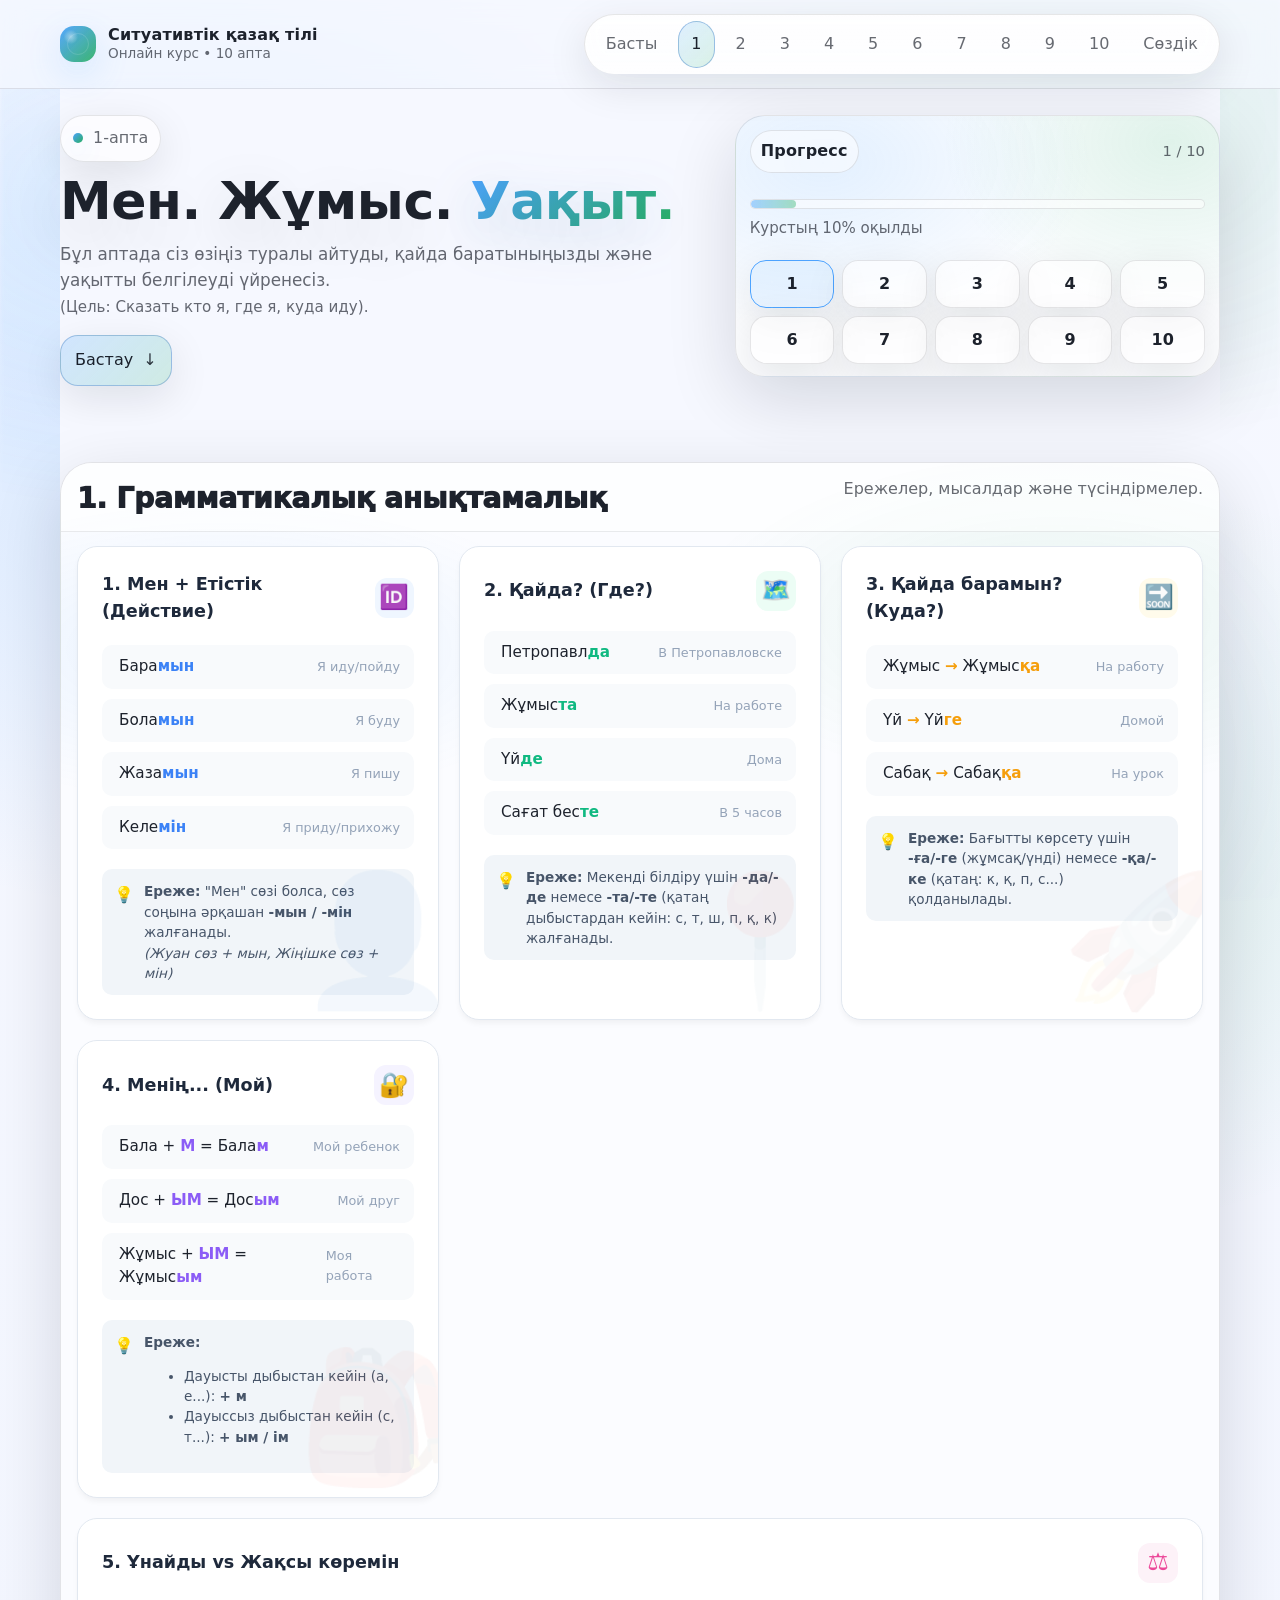
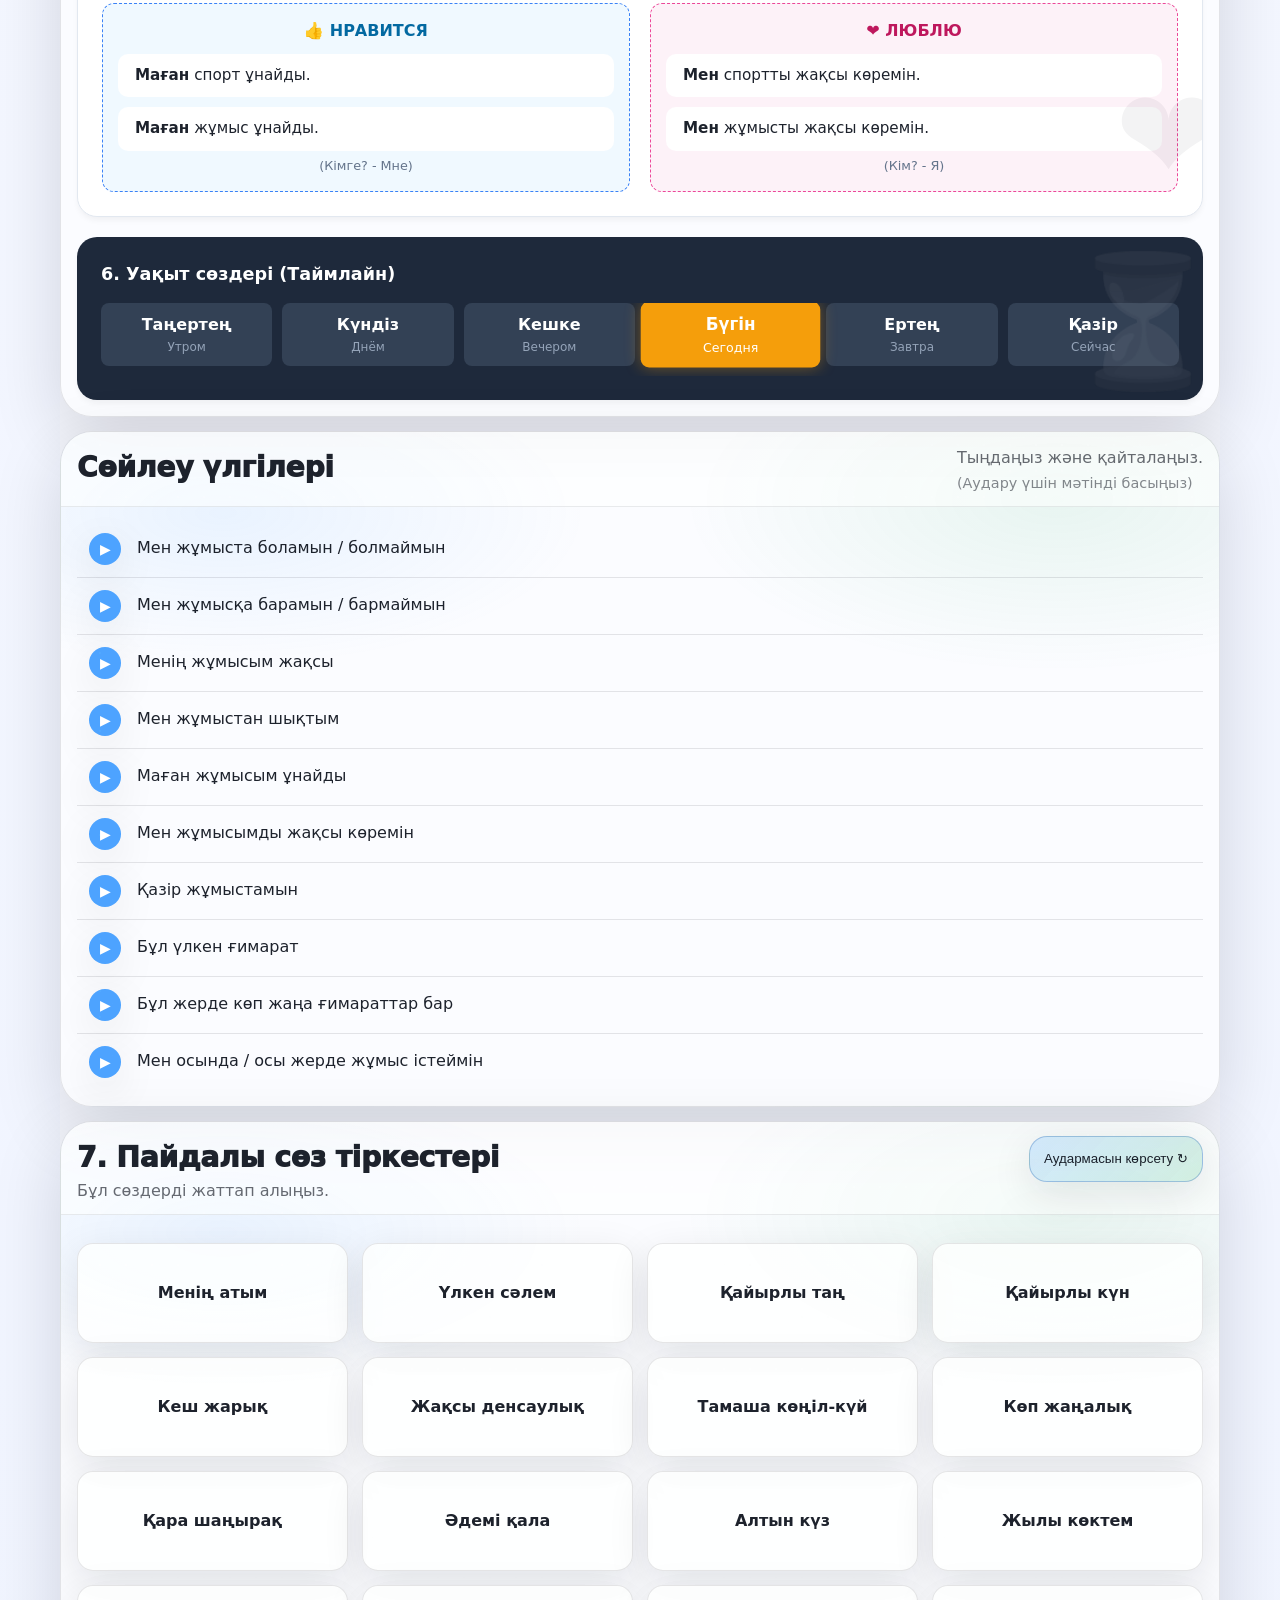
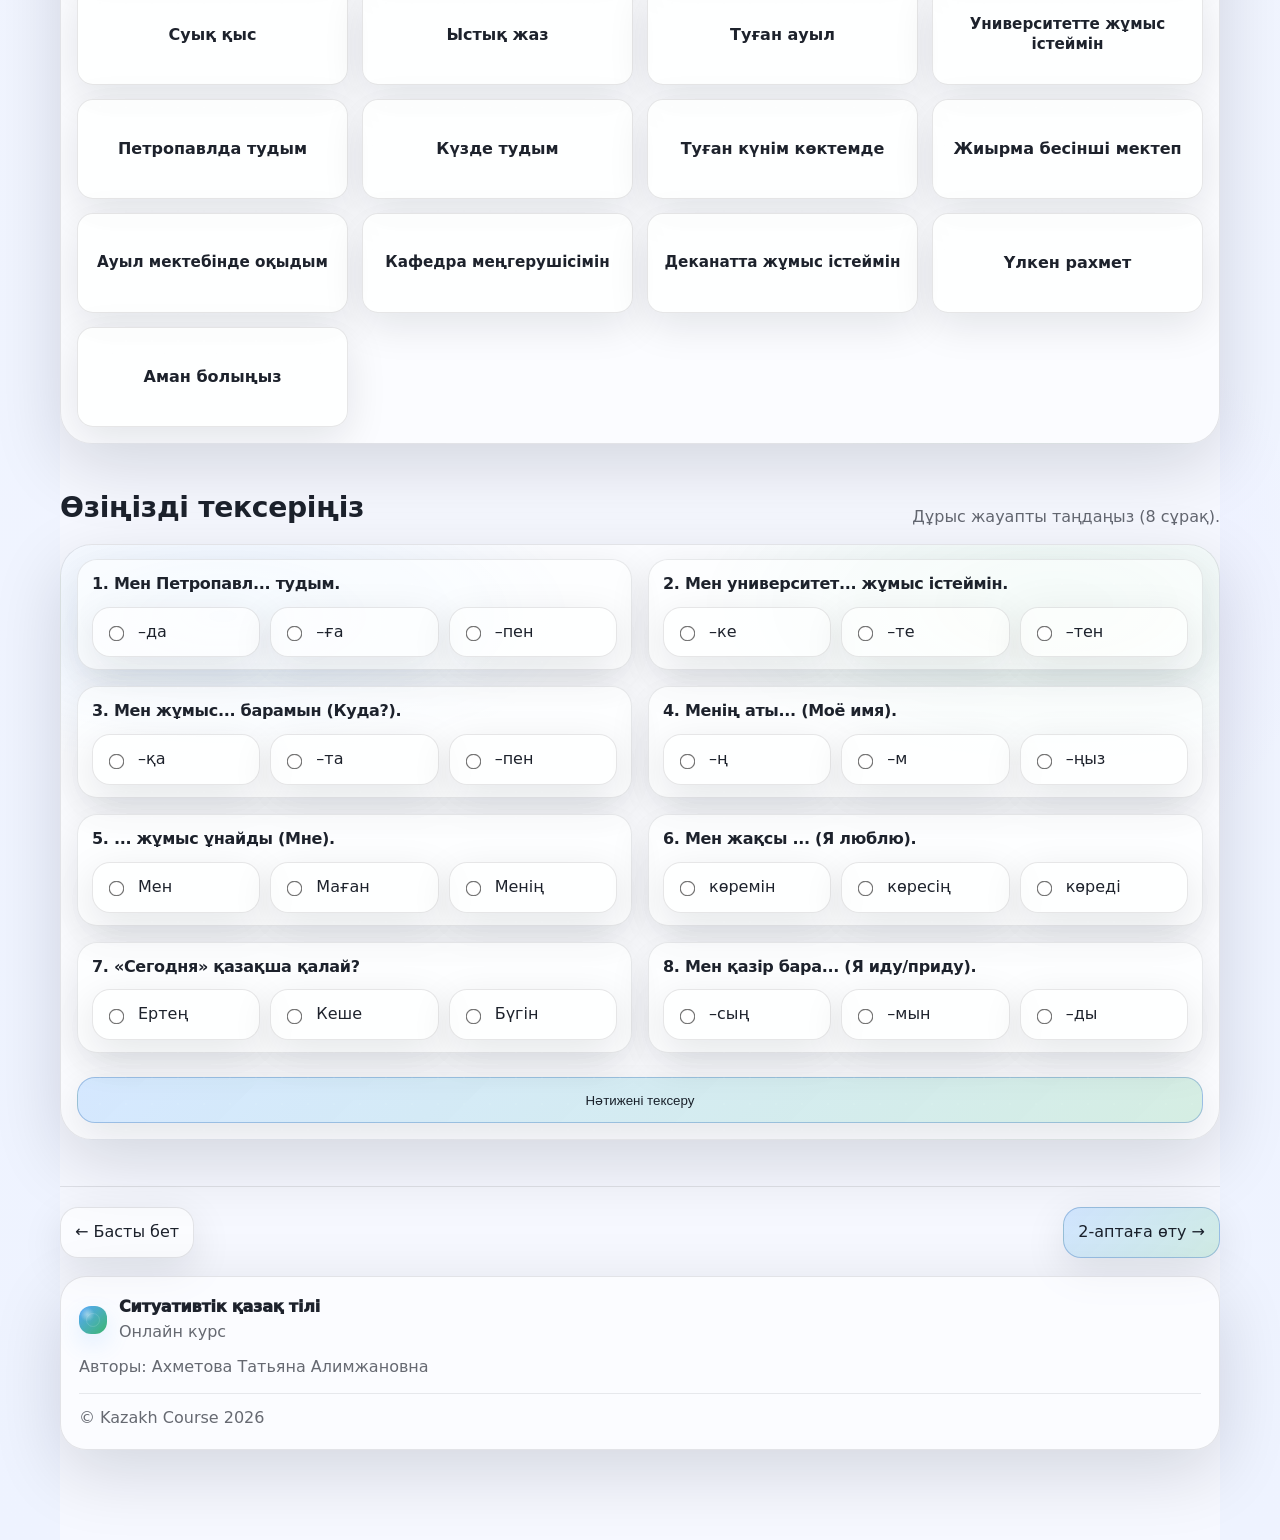
<file: week1.html>
<!doctype html>
<html lang="kk">
<head>
  <meta charset="utf-8" />
  <meta name="viewport" content="width=device-width, initial-scale=1" />
  <title>1-апта: Кіріспе • Ситуативтік қазақ тілі</title>
  <meta name="description" content="1-апта: Мен, Жұмыс, Орын, Уақыт." />
  <meta name="color-scheme" content="light" />
  <meta name="viewport" content="width=device-width, initial-scale=1" />
  <link rel="stylesheet" href="style.css" />

  <style>
    /* =========================================
       WEEK 1 SPECIFIC STYLES
       ========================================= */

    /* HIGHLIGHTS FOR ENDINGS */
    .ending {
      color: var(--a);
      font-weight: 800;
      text-decoration: underline;
      text-decoration-thickness: 2px;
      text-underline-offset: 3px;
      text-decoration-color: color-mix(in oklab, var(--a) 30%, transparent);
    }

    /* FLIP CARDS (Interactive) */
    .flipGrid {
      display: grid;
      grid-template-columns: repeat(auto-fill, minmax(160px, 1fr));
      gap: 16px;
      perspective: 1000px;
    }

    .flipCard {
      background-color: transparent;
      height: 120px;
      perspective: 1000px;
      cursor: pointer;
    }

    .flipCard__inner {
      position: relative;
      width: 100%;
      height: 100%;
      text-align: center;
      transition: transform 0.6s;
      transform-style: preserve-3d;
      border-radius: var(--r-lg);
      box-shadow: var(--shadow-1);
    }

    .flipCard:hover .flipCard__inner,
    .flipCard.is-flipped .flipCard__inner {
      transform: rotateY(180deg);
    }

    .flipCard__front, .flipCard__back {
      position: absolute;
      width: 100%;
      height: 100%;
      -webkit-backface-visibility: hidden;
      backface-visibility: hidden;
      display: flex;
      align-items: center;
      justify-content: center;
      flex-direction: column;
      border-radius: var(--r-lg);
      border: 1px solid var(--stroke);
      padding: 10px;
    }

    .flipCard__front {
      background: var(--surface);
      color: var(--text);
      font-weight: 800;
      font-size: 1.1rem;
    }

    .flipCard__back {
      background: color-mix(in oklab, var(--a) 10%, var(--surface));
      color: var(--text);
      transform: rotateY(180deg);
      font-size: 0.95rem;
      color: var(--muted);
    }

    .flipCard__icon {
      font-size: 12px;
      opacity: 0.5;
      margin-top: 8px;
    }

    /* VISUAL LISTS (Blocks 2, 3) */
    .visualList {
      display: flex;
      flex-direction: column;
      gap: 12px;
    }
    
    .visualItem {
      display: flex;
      justify-content: space-between;
      align-items: center;
      padding: 16px;
      background: var(--surface);
      border: 1px solid var(--stroke);
      border-radius: var(--r-lg);
    }
    
    .visualItem__arrow {
      color: var(--a);
      font-weight: bold;
      font-size: 1.2rem;
    }

    /* POSSESSION ANIMATION CONCEPT (Block 4) */
    .connectBox {
      display: flex;
      align-items: center;
      justify-content: center;
      gap: 12px;
      padding: 20px;
      background: color-mix(in oklab, var(--surface2) 40%, transparent);
      border-radius: var(--r-lg);
      font-size: 1.2rem;
      font-weight: 700;
    }
    .connectBox__plus { color: var(--muted); }
    .connectBox__result { color: var(--a); }

    /* COMPARISON COLUMNS (Block 5) */
    .compareGrid {
      display: grid;
      grid-template-columns: 1fr 1fr;
      gap: 20px;
    }
    .compareCol {
      background: var(--surface);
      padding: 16px;
      border-radius: var(--r-lg);
      border: 1px solid var(--stroke);
    }
    .compareCol__head {
      font-weight: 800;
      margin-bottom: 12px;
      text-align: center;
      color: var(--a);
      text-transform: uppercase;
      font-size: 0.85rem;
      letter-spacing: 1px;
    }

    /* TIMELINE (Block 6) */
    .timeline {
      display: flex;
      overflow-x: auto;
      gap: 12px;
      padding-bottom: 12px;
      -webkit-overflow-scrolling: touch;
    }
    .timeCard {
      flex: 0 0 auto;
      min-width: 100px;
      background: var(--surface);
      border: 1px solid var(--stroke);
      border-radius: var(--r-lg);
      padding: 12px;
      text-align: center;
      display: flex;
      flex-direction: column;
      gap: 4px;
    }
    .timeCard__kz { font-weight: 700; }
    .timeCard__ru { font-size: 0.8rem; color: var(--muted); }

    /* AUDIO PATTERNS */
    .audioRow {
      display: flex;
      align-items: center;
      gap: 16px;
      padding: 12px;
      border-bottom: 1px solid var(--stroke);
    }
    .audioRow:last-child { border-bottom: none; }
    
    .playBtn {
      width: 32px;
      height: 32px;
      border-radius: 50%;
      background: var(--a);
      color: #fff;
      border: none;
      display: flex;
      align-items: center;
      justify-content: center;
      cursor: pointer;
      transition: transform 0.2s;
    }
    .playBtn:hover { transform: scale(1.1); }
    .playBtn.is-playing { background: var(--b); animation: pulse 1s infinite; }

    @keyframes pulse {
      0% { box-shadow: 0 0 0 0 rgba(var(--b), 0.4); }
      70% { box-shadow: 0 0 0 10px rgba(var(--b), 0); }
      100% { box-shadow: 0 0 0 0 rgba(var(--b), 0); }
    }

    /* TEST STYLES */
    .testGrid {
      display: grid;
      gap: 12px;
    }
    .testItem {
      display: flex;
      align-items: center;
      gap: 12px;
      padding: 12px;
      background: var(--surface);
      border: 1px solid var(--stroke);
      border-radius: var(--r-lg);
      cursor: pointer;
      transition: border-color 0.2s;
    }
    .testItem:hover { border-color: var(--stroke2); }
    .testItem input { accent-color: var(--a); transform: scale(1.2); }
/* Интерактивный текст */
.audioText {
  cursor: pointer;
  flex: 1; /* Занимает все свободное место */
  display: flex;
  flex-direction: column;
  justify-content: center;
}

.audioText .main {
  font-weight: 500;
  transition: color 0.2s;
}

/* При наведении цвет меняется, показывая интерактивность */
.audioText:hover .main {
  color: var(--a); 
}

/* Скрытый перевод */
.audioText .trans {
  display: none; /* Скрыто по умолчанию */
  font-size: 0.9em;
  color: var(--muted);
  margin-top: 4px;
  border-top: 1px dashed var(--stroke);
  padding-top: 4px;
  animation: slideDown 0.2s ease-out;
}

/* Класс для показа перевода */
.audioText.is-open .trans {
  display: block;
}

/* Анимация появления */
@keyframes slideDown {
  from { opacity: 0; transform: translateY(-5px); }
  to { opacity: 1; transform: translateY(0); }
}
/* COMPACT TEST GRID */
.compactGrid {
  display: grid;
  grid-template-columns: 1fr 1fr; /* Екі баған */
  gap: 16px;
}

/* Мобильді нұсқада бір баған */
@media (max-width: 768px) {
  .compactGrid {
    grid-template-columns: 1fr;
  }
}

/* Аздап кішірейтілген блок */
.compactBlock {
  margin: 0 !important;
  padding: 12px 14px !important;
}

/* Сұрақ мәтіні кішірек */
.compactTitle {
  font-size: 1rem !important;
  margin-bottom: 10px !important;
  font-weight: 700;
}
/* =========================================
       7. VOCAB CARD STYLES (ЖАҢА СӨЗДЕР ҮШІН)
       ========================================= */
    
    /* Тор (Сетка) */
    .vocabGrid {
      display: grid;
      grid-template-columns: repeat(auto-fill, minmax(220px, 1fr));
      gap: 14px;
      margin-top: 14px;
    }

    /* Картаның негізі */
    .vocabCard {
      background-color: transparent;
      height: 100px; /* Биіктік міндетті түрде болуы керек */
      perspective: 1000px;
      cursor: pointer;
    }

    .vocabCard__inner {
      position: relative;
      width: 100%;
      height: 100%;
      text-align: center;
      transition: transform 0.6s;
      transform-style: preserve-3d;
      border-radius: 16px;
      box-shadow: var(--shadow-1);
    }

    /* АЙНАЛУ ЭФФЕКТІСІ (ОСЫ ЖОЛ МАҢЫЗДЫ) */
    .vocabCard.is-flipped .vocabCard__inner {
      transform: rotateY(180deg);
    }

    /* Алдыңғы және артқы жағы */
    .vocabCard__front, .vocabCard__back {
      position: absolute;
      width: 100%;
      height: 100%;
      -webkit-backface-visibility: hidden;
      backface-visibility: hidden;
      display: flex;
      align-items: center;
      justify-content: center;
      padding: 10px;
      border-radius: 16px;
      border: 1px solid var(--stroke);
      font-weight: 700;
      line-height: 1.3;
    }

    /* Қазақша жағы */
    .vocabCard__front {
      background: var(--surface);
      color: var(--text);
    }

    /* Орысша жағы (айналып тұрады) */
    .vocabCard__back {
      background: color-mix(in oklab, var(--a) 15%, var(--surface));
      color: var(--text);
      transform: rotateY(180deg);
      font-size: 0.9em;
      color: var(--muted);
    }
    /* Sidebar ішіндегі тор 5 бағаннан тұрады */
.miniGrid {
  display: grid;
  grid-template-columns: repeat(5, 1fr); /* 5 колонка */
  gap: 8px;
  margin-top: 20px;
}

/* Ұялы телефонда (тар экранда) 5 баған тым кішкентай болуы мүмкін */
@media (max-width: 360px) {
  .miniGrid {
    grid-template-columns: repeat(4, 1fr); /* Өте тар экранда 4 баған */
  }
}
  </style>
</head>

<body data-page="week1">
  <a class="skip-link" href="#main">Негізгі мазмұнға өту</a>

  <header class="topbar" role="banner">
    <div class="topbar__inner container">
      <div class="brand" aria-label="Kazakh Course">
        <span class="brand__mark" aria-hidden="true"></span>
        <div class="brand__text">
          <div class="brand__title">Ситуативтік қазақ тілі</div>
          <div class="brand__sub">Онлайн курс • 10 апта</div>
        </div>
      </div>

      <nav class="nav nav--weeks" aria-label="Апталар (десктоп)">
        <a class="nav__link" href="index.html">Басты</a>
        <a class="nav__link is-active" href="week1.html" aria-current="page">1</a>
        <a class="nav__link" href="week2.html">2</a>
        <a class="nav__link" href="week3.html">3</a>
        <a class="nav__link" href="week4.html">4</a>
        <a class="nav__link" href="week5.html">5</a>
        <a class="nav__link" href="week6.html">6</a>
        <a class="nav__link" href="week7.html">7</a>
        <a class="nav__link" href="week8.html">8</a>
        <a class="nav__link" href="week9.html">9</a>
        <a class="nav__link" href="week10.html">10</a>
        <a class="nav__link" href="dictionary.html">Сөздік</a>
      </nav>
    </div>
  </header>

  <main id="main" class="container">
    
    <section class="hero reveal">
      <div class="hero__grid">
        <div>
          <div class="pill">
            <span class="pill__dot" aria-hidden="true"></span>
            <span>1-апта</span>
          </div>
          <h1 class="h1">Мен. Жұмыс. <span class="h1__accent">Уақыт.</span></h1>
          <p class="lead">
            Бұл аптада сіз өзіңіз туралы айтуды, қайда баратыныңызды және уақытты белгілеуді үйренесіз.
            <br><span style="color:var(--muted); font-size:0.9em;">(Цель: Сказать кто я, где я, куда иду).</span>
          </p>
          <div class="hero__cta">
            <a class="btn btn--primary" href="#block1">
              Бастау <span class="btn__arrow" aria-hidden="true">↓</span>
            </a>
          </div>
        </div>
        
        <aside class="glassPanel reveal">
          <div class="glassPanel__top">
            <div class="glassPanel__badge">Прогресс</div>
            <div class="glassPanel__hint">1 / 10</div>
          </div>
          <div class="glassPanel__body">
            <div class="progress__bar">
              <span class="progress__fill" style="width: 10%"></span>
            </div>
            <div class="progress__note">Курстың 10% оқылды</div>
            
            <div class="miniGrid" style="margin-top:20px">
               <a class="miniCard" style="border-color:var(--a); background:rgba(77,163,255,0.1); color:var(--text); font-weight:800;" href="week1.html">1</a>
               
               <a class="miniCard" href="week2.html">2</a>
               <a class="miniCard" href="week3.html">3</a>
               <a class="miniCard" href="week4.html">4</a>
               <a class="miniCard" href="week5.html">5</a>
               <a class="miniCard" href="week6.html">6</a>
               <a class="miniCard" href="week7.html">7</a>
               <a class="miniCard" href="week8.html">8</a>
               <a class="miniCard" href="week9.html">9</a>
               <a class="miniCard" href="week10.html">10</a>
            </div>
          </div>
        </aside>
      </div>
    </section>
    <section class="weekSection reveal" style="margin-top: 50px;">
      <div class="weekSection__head">
        <h2 class="h2 weekSection__title">1. Грамматикалық анықтамалық</h2>
        <p class="section__sub">Ережелер, мысалдар және түсіндірмелер.</p>
      </div>
    
      <style>
        /* DASHBOARD GRID */
        .grammarDash {
          display: grid;
          grid-template-columns: repeat(auto-fit, minmax(320px, 1fr));
          gap: 20px;
        }
    
        /* COMMON CARD STYLE */
        .gCard {
          background: #ffffff;
          border-radius: 20px;
          padding: 24px;
          border: 1px solid #e2e8f0;
          box-shadow: 0 4px 6px -1px rgba(0, 0, 0, 0.05);
          position: relative;
          overflow: hidden;
          transition: all 0.3s cubic-bezier(0.4, 0, 0.2, 1);
        }
        
        .gCard:hover {
          transform: translateY(-5px);
          box-shadow: 0 20px 25px -5px rgba(0, 0, 0, 0.1), 0 10px 10px -5px rgba(0, 0, 0, 0.04);
          border-color: var(--accent);
        }
    
        /* Card Header */
        .gHeader {
          display: flex; justify-content: space-between; align-items: center; margin-bottom: 20px;
        }
        .gTitle { font-weight: 800; font-size: 1.1rem; color: #1e293b; }
        .gIcon { 
          width: 40px; height: 40px; border-radius: 12px; 
          display: grid; place-items: center; font-size: 1.5rem;
          background: var(--bg-light); color: var(--accent);
        }
    
        /* Content List */
        .gList { display: flex; flex-direction: column; gap: 10px; }
        .gItem {
          display: flex; justify-content: space-between; align-items: center;
          padding: 10px 14px; background: #f8fafc; border-radius: 10px;
          font-size: 0.95rem; border-left: 3px solid transparent;
          transition: 0.2s;
        }
        .gItem:hover { background: var(--bg-light); border-left-color: var(--accent); padding-left: 18px; }
        
        /* Suffix Highlight */
        .suf { color: var(--accent); font-weight: 800; }
        .ru { font-size: 0.8rem; color: #94a3b8; font-weight: 400; }
    
        /* RULE BOX (Explanation) */
        .ruleBox {
          margin-top: 20px;
          padding: 12px;
          background: #f1f5f9;
          border-radius: 10px;
          font-size: 0.85rem;
          color: #475569;
          line-height: 1.5;
          display: flex; gap: 10px; align-items: flex-start;
        }
        .ruleIcon { font-size: 1rem; margin-top: 2px; }
    
        /* SPECIFIC THEMES */
        .theme-verb { --accent: #3b82f6; --bg-light: #eff6ff; }
        .theme-place { --accent: #10b981; --bg-light: #ecfdf5; }
        .theme-dir { --accent: #f59e0b; --bg-light: #fffbeb; }
        .theme-my { --accent: #8b5cf6; --bg-light: #f5f3ff; }
        .theme-love { --accent: #ec4899; --bg-light: #fdf2f8; }
    
        /* Background Images (Subtle) */
        .bg-deco {
          position: absolute; bottom: -20px; right: -20px; font-size: 8rem; opacity: 0.05;
          pointer-events: none; transition: 0.5s;
        }
        .gCard:hover .bg-deco { transform: rotate(-10deg) scale(1.2); opacity: 0.1; }
    
      </style>
    
      <div class="weekSection__body grammarDash">
    
        <div class="gCard theme-verb">
          <div class="bg-deco">👤</div>
          <div class="gHeader">
            <div class="gTitle">1. Мен + Етістік (Действие)</div>
            <div class="gIcon">🆔</div>
          </div>
          <div class="gList">
            <div class="gItem">
              <span>Бара<span class="suf">мын</span></span>
              <span class="ru">Я иду/пойду</span>
            </div>
            <div class="gItem">
              <span>Бола<span class="suf">мын</span></span>
              <span class="ru">Я буду</span>
            </div>
            <div class="gItem">
              <span>Жаза<span class="suf">мын</span></span>
              <span class="ru">Я пишу</span>
            </div>
            <div class="gItem">
              <span>Келе<span class="suf">мін</span></span>
              <span class="ru">Я приду/прихожу</span>
            </div>
          </div>
          <div class="ruleBox">
            <span class="ruleIcon">💡</span>
            <div>
              <strong>Ереже:</strong> "Мен" сөзі болса, сөз соңына әрқашан <b>-мын / -мін</b> жалғанады.
              <br><em>(Жуан сөз + мын, Жіңішке сөз + мін)</em>
            </div>
          </div>
        </div>
    
        <div class="gCard theme-place">
          <div class="bg-deco">📍</div>
          <div class="gHeader">
            <div class="gTitle">2. Қайда? (Где?)</div>
            <div class="gIcon">🗺️</div>
          </div>
          <div class="gList">
            <div class="gItem">
              <span>Петропавл<span class="suf">да</span></span>
              <span class="ru">В Петропавловске</span>
            </div>
            <div class="gItem">
              <span>Жұмыс<span class="suf">та</span></span>
              <span class="ru">На работе</span>
            </div>
            <div class="gItem">
              <span>Үй<span class="suf">де</span></span>
              <span class="ru">Дома</span>
            </div>
            <div class="gItem">
              <span>Сағат бес<span class="suf">те</span></span>
              <span class="ru">В 5 часов</span>
            </div>
          </div>
          <div class="ruleBox">
            <span class="ruleIcon">💡</span>
            <div>
              <strong>Ереже:</strong> Мекенді білдіру үшін <b>-да/-де</b> немесе <b>-та/-те</b> (қатаң дыбыстардан кейін: с, т, ш, п, қ, к) жалғанады.
            </div>
          </div>
        </div>
    
        <div class="gCard theme-dir">
          <div class="bg-deco">🚀</div>
          <div class="gHeader">
            <div class="gTitle">3. Қайда барамын? (Куда?)</div>
            <div class="gIcon">🔜</div>
          </div>
          <div class="gList">
            <div class="gItem">
              <span>Жұмыс <span class="suf">→</span> Жұмыс<span class="suf">қа</span></span>
              <span class="ru">На работу</span>
            </div>
            <div class="gItem">
              <span>Үй <span class="suf">→</span> Үй<span class="suf">ге</span></span>
              <span class="ru">Домой</span>
            </div>
            <div class="gItem">
              <span>Сабақ <span class="suf">→</span> Сабақ<span class="suf">қа</span></span>
              <span class="ru">На урок</span>
            </div>
          </div>
          <div class="ruleBox">
            <span class="ruleIcon">💡</span>
            <div>
              <strong>Ереже:</strong> Бағытты көрсету үшін <b>-ға/-ге</b> (жұмсақ/үнді) немесе <b>-қа/-ке</b> (қатаң: к, қ, п, с...) қолданылады.
            </div>
          </div>
        </div>
    
        <div class="gCard theme-my">
          <div class="bg-deco">🎒</div>
          <div class="gHeader">
            <div class="gTitle">4. Менің... (Мой)</div>
            <div class="gIcon">🔐</div>
          </div>
          <div class="gList">
            <div class="gItem">
              <span>Бала + <span class="suf">М</span> = Бала<span class="suf">м</span></span>
              <span class="ru">Мой ребенок</span>
            </div>
            <div class="gItem">
              <span>Дос + <span class="suf">ЫМ</span> = Дос<span class="suf">ым</span></span>
              <span class="ru">Мой друг</span>
            </div>
            <div class="gItem">
              <span>Жұмыс + <span class="suf">ЫМ</span> = Жұмыс<span class="suf">ым</span></span>
              <span class="ru">Моя работа</span>
            </div>
          </div>
          <div class="ruleBox">
            <span class="ruleIcon">💡</span>
            <div>
              <strong>Ереже:</strong>
              <ul>
                <li>Дауысты дыбыстан кейін (а, е...): <b>+ м</b></li>
                <li>Дауыссыз дыбыстан кейін (с, т...): <b>+ ым / ім</b></li>
              </ul>
            </div>
          </div>
        </div>
    
        <div class="gCard theme-love" style="grid-column: 1 / -1;">
          <div class="bg-deco">❤️</div>
          <div class="gHeader">
            <div class="gTitle">5. Ұнайды vs Жақсы көремін</div>
            <div class="gIcon">⚖️</div>
          </div>
          
          <div style="display:grid; grid-template-columns: 1fr 1fr; gap:20px;">
            <div style="background:#f0f9ff; padding:15px; border-radius:12px; border:1px dashed #3b82f6;">
              <div style="text-align:center; font-weight:800; color:#0369a1; margin-bottom:10px;">👍 НРАВИТСЯ</div>
              <div class="gList">
                <div class="gItem" style="background:white;">
                  <span><b>Маған</b> спорт ұнайды.</span>
                </div>
                <div class="gItem" style="background:white;">
                  <span><b>Маған</b> жұмыс ұнайды.</span>
                </div>
              </div>
              <div style="text-align:center; font-size:0.8rem; margin-top:5px; color:#64748b;">(Кімге? - Мне)</div>
            </div>
    
            <div style="background:#fdf2f8; padding:15px; border-radius:12px; border:1px dashed #ec4899;">
              <div style="text-align:center; font-weight:800; color:#be185d; margin-bottom:10px;">❤️ ЛЮБЛЮ</div>
              <div class="gList">
                <div class="gItem" style="background:white;">
                  <span><b>Мен</b> спортты жақсы көремін.</span>
                </div>
                <div class="gItem" style="background:white;">
                  <span><b>Мен</b> жұмысты жақсы көремін.</span>
                </div>
              </div>
              <div style="text-align:center; font-size:0.8rem; margin-top:5px; color:#64748b;">(Кім? - Я)</div>
            </div>
          </div>
        </div>
    
        <div class="gCard" style="grid-column: 1 / -1; background:#1e293b; color:white; border:none;">
          <div class="bg-deco" style="opacity:0.1; filter:grayscale(1);">⏳</div>
          <div class="gHeader" style="margin-bottom:15px;">
            <div class="gTitle" style="color:white;">6. Уақыт сөздері (Таймлайн)</div>
          </div>
          
          <div style="display:flex; gap:10px; overflow-x:auto; padding-bottom:10px;">
            <div style="flex:1; background:#334155; padding:10px; border-radius:8px; text-align:center; min-width:80px;">
              <div style="font-weight:700;">Таңертең</div><div style="font-size:0.75rem; color:#94a3b8;">Утром</div>
            </div>
            <div style="flex:1; background:#334155; padding:10px; border-radius:8px; text-align:center; min-width:80px;">
              <div style="font-weight:700;">Күндіз</div><div style="font-size:0.75rem; color:#94a3b8;">Днём</div>
            </div>
            <div style="flex:1; background:#334155; padding:10px; border-radius:8px; text-align:center; min-width:80px;">
              <div style="font-weight:700;">Кешке</div><div style="font-size:0.75rem; color:#94a3b8;">Вечером</div>
            </div>
            <div style="flex:1; background:#f59e0b; color:#fff; padding:10px; border-radius:8px; text-align:center; min-width:80px; transform:scale(1.05); box-shadow:0 0 15px rgba(245, 158, 11, 0.4);">
              <div style="font-weight:700;">Бүгін</div><div style="font-size:0.75rem; color:#fff;">Сегодня</div>
            </div>
            <div style="flex:1; background:#334155; padding:10px; border-radius:8px; text-align:center; min-width:80px;">
              <div style="font-weight:700;">Ертең</div><div style="font-size:0.75rem; color:#94a3b8;">Завтра</div>
            </div>
            <div style="flex:1; background:#334155; padding:10px; border-radius:8px; text-align:center; min-width:80px;">
              <div style="font-weight:700;">Қазір</div><div style="font-size:0.75rem; color:#94a3b8;">Сейчас</div>
            </div>
          </div>
        </div>
    
      </div>
    </section>

    <section class="weekSection reveal">
      <div class="weekSection__head">
        <h2 class="h2 weekSection__title">Сөйлеу үлгілері</h2>
        <p class="section__sub">Тыңдаңыз және қайталаңыз. <br><span style="font-size: 0.9em; opacity: 0.8; font-weight: normal;">(Аудару үшін мәтінді басыңыз)</span></p>
      </div>
      <div class="weekSection__body chatBox">
        
        <div class="audioRow">
          <button class="playBtn" onclick="playAudio(this, '1.mp3')">▶</button>
          <div class="audioText" onclick="toggleText(this)">
            <div class="main">Мен жұмыста боламын / болмаймын</div>
            <div class="trans">Я буду на работе / не буду</div>
          </div>
        </div>
    
        <div class="audioRow">
          <button class="playBtn" onclick="playAudio(this, '2.mp3')">▶</button>
          <div class="audioText" onclick="toggleText(this)">
            <div class="main">Мен жұмысқа барамын / бармаймын</div>
            <div class="trans">Я пойду на работу / не пойду</div>
          </div>
        </div>
    
        <div class="audioRow">
          <button class="playBtn" onclick="playAudio(this, '3.mp3')">▶</button>
          <div class="audioText" onclick="toggleText(this)">
            <div class="main">Менің жұмысым жақсы</div>
            <div class="trans">Моя работа хорошая</div>
          </div>
        </div>
    
        <div class="audioRow">
          <button class="playBtn" onclick="playAudio(this, '4.mp3')">▶</button>
          <div class="audioText" onclick="toggleText(this)">
            <div class="main">Мен жұмыстан шықтым</div>
            <div class="trans">Я вышел с работы</div>
          </div>
        </div>
    
        <div class="audioRow">
          <button class="playBtn" onclick="playAudio(this, '5.mp3')">▶</button>
          <div class="audioText" onclick="toggleText(this)">
            <div class="main">Маған жұмысым ұнайды</div>
            <div class="trans">Мне нравится моя работа</div>
          </div>
        </div>
    
        <div class="audioRow">
          <button class="playBtn" onclick="playAudio(this, '6.mp3')">▶</button>
          <div class="audioText" onclick="toggleText(this)">
            <div class="main">Мен жұмысымды жақсы көремін</div>
            <div class="trans">Я люблю свою работу</div>
          </div>
        </div>
    
        <div class="audioRow">
          <button class="playBtn" onclick="playAudio(this, '7.mp3')">▶</button>
          <div class="audioText" onclick="toggleText(this)">
            <div class="main">Қазір жұмыстамын</div>
            <div class="trans">Сейчас я на работе</div>
          </div>
        </div>
    
        <div class="audioRow">
          <button class="playBtn" onclick="playAudio(this, '8.mp3')">▶</button>
          <div class="audioText" onclick="toggleText(this)">
            <div class="main">Бұл үлкен ғимарат</div>
            <div class="trans">Это большое здание</div>
          </div>
        </div>
    
        <div class="audioRow">
          <button class="playBtn" onclick="playAudio(this, '9.mp3')">▶</button>
          <div class="audioText" onclick="toggleText(this)">
            <div class="main">Бұл жерде көп жаңа ғимараттар бар</div>
            <div class="trans">Здесь много новых зданий</div>
          </div>
        </div>
    
        <div class="audioRow">
          <button class="playBtn" onclick="playAudio(this, '10.mp3')">▶</button>
          <div class="audioText" onclick="toggleText(this)">
            <div class="main">Мен осында / осы жерде жұмыс істеймін</div>
            <div class="trans">Я здесь работаю</div>
          </div>
        </div>
    
      </div>
    </section>
    <section class="weekSection reveal" id="vocabSection">
      <div class="weekSection__head">
        <div>
          <h2 class="h2 weekSection__title">7. Пайдалы сөз тіркестері</h2>
          <p class="section__sub">Бұл сөздерді жаттап алыңыз.</p>
        </div>
        <button class="btn btn--primary" id="flipAllBtn" onclick="toggleAllCards()">
          Аудармасын көрсету ↻
        </button>
      </div>

      <div class="weekSection__body">
        <div class="vocabGrid">
          
          <div class="vocabCard" onclick="this.classList.toggle('is-flipped')">
            <div class="vocabCard__inner">
              <div class="vocabCard__front">Менің атым</div>
              <div class="vocabCard__back">Меня зовут / Моё имя</div>
            </div>
          </div>

          <div class="vocabCard" onclick="this.classList.toggle('is-flipped')">
            <div class="vocabCard__inner">
              <div class="vocabCard__front">Үлкен сәлем</div>
              <div class="vocabCard__back">Большой привет</div>
            </div>
          </div>

          <div class="vocabCard" onclick="this.classList.toggle('is-flipped')">
            <div class="vocabCard__inner">
              <div class="vocabCard__front">Қайырлы таң</div>
              <div class="vocabCard__back">Доброе утро</div>
            </div>
          </div>

          <div class="vocabCard" onclick="this.classList.toggle('is-flipped')">
            <div class="vocabCard__inner">
              <div class="vocabCard__front">Қайырлы күн</div>
              <div class="vocabCard__back">Добрый день</div>
            </div>
          </div>

          <div class="vocabCard" onclick="this.classList.toggle('is-flipped')">
            <div class="vocabCard__inner">
              <div class="vocabCard__front">Кеш жарық</div>
              <div class="vocabCard__back">Добрый вечер</div>
            </div>
          </div>

          <div class="vocabCard" onclick="this.classList.toggle('is-flipped')">
            <div class="vocabCard__inner">
              <div class="vocabCard__front">Жақсы денсаулық</div>
              <div class="vocabCard__back">Хорошее здоровье</div>
            </div>
          </div>

          <div class="vocabCard" onclick="this.classList.toggle('is-flipped')">
            <div class="vocabCard__inner">
              <div class="vocabCard__front">Тамаша көңіл-күй</div>
              <div class="vocabCard__back">Отличное настроение</div>
            </div>
          </div>

          <div class="vocabCard" onclick="this.classList.toggle('is-flipped')">
            <div class="vocabCard__inner">
              <div class="vocabCard__front">Көп жаңалық</div>
              <div class="vocabCard__back">Много новостей</div>
            </div>
          </div>

          <div class="vocabCard" onclick="this.classList.toggle('is-flipped')">
            <div class="vocabCard__inner">
              <div class="vocabCard__front">Қара шаңырақ</div>
              <div class="vocabCard__back">Отчий дом / Родной дом</div>
            </div>
          </div>

          <div class="vocabCard" onclick="this.classList.toggle('is-flipped')">
            <div class="vocabCard__inner">
              <div class="vocabCard__front">Әдемі қала</div>
              <div class="vocabCard__back">Красивый город</div>
            </div>
          </div>

          <div class="vocabCard" onclick="this.classList.toggle('is-flipped')">
            <div class="vocabCard__inner">
              <div class="vocabCard__front">Алтын күз</div>
              <div class="vocabCard__back">Золотая осень</div>
            </div>
          </div>

          <div class="vocabCard" onclick="this.classList.toggle('is-flipped')">
            <div class="vocabCard__inner">
              <div class="vocabCard__front">Жылы көктем</div>
              <div class="vocabCard__back">Тёплая весна</div>
            </div>
          </div>

          <div class="vocabCard" onclick="this.classList.toggle('is-flipped')">
            <div class="vocabCard__inner">
              <div class="vocabCard__front">Суық қыс</div>
              <div class="vocabCard__back">Холодная зима</div>
            </div>
          </div>

          <div class="vocabCard" onclick="this.classList.toggle('is-flipped')">
            <div class="vocabCard__inner">
              <div class="vocabCard__front">Ыстық жаз</div>
              <div class="vocabCard__back">Жаркое лето</div>
            </div>
          </div>

          <div class="vocabCard" onclick="this.classList.toggle('is-flipped')">
            <div class="vocabCard__inner">
              <div class="vocabCard__front">Туған ауыл</div>
              <div class="vocabCard__back">Родное село (аул)</div>
            </div>
          </div>

          <div class="vocabCard" onclick="this.classList.toggle('is-flipped')">
            <div class="vocabCard__inner">
              <div class="vocabCard__front" style="font-size:0.95em;">Университетте жұмыс істеймін</div>
              <div class="vocabCard__back">Работаю в университете</div>
            </div>
          </div>

          <div class="vocabCard" onclick="this.classList.toggle('is-flipped')">
            <div class="vocabCard__inner">
              <div class="vocabCard__front">Петропавлда тудым</div>
              <div class="vocabCard__back">Родился(лась) в Петропавловске</div>
            </div>
          </div>

          <div class="vocabCard" onclick="this.classList.toggle('is-flipped')">
            <div class="vocabCard__inner">
              <div class="vocabCard__front">Күзде тудым</div>
              <div class="vocabCard__back">Родился(лась) осенью</div>
            </div>
          </div>

          <div class="vocabCard" onclick="this.classList.toggle('is-flipped')">
            <div class="vocabCard__inner">
              <div class="vocabCard__front">Туған күнім көктемде</div>
              <div class="vocabCard__back">Мой день рождения весной</div>
            </div>
          </div>

          <div class="vocabCard" onclick="this.classList.toggle('is-flipped')">
            <div class="vocabCard__inner">
              <div class="vocabCard__front">Жиырма бесінші мектеп</div>
              <div class="vocabCard__back">Двадцать пятая школа</div>
            </div>
          </div>

          <div class="vocabCard" onclick="this.classList.toggle('is-flipped')">
            <div class="vocabCard__inner">
              <div class="vocabCard__front" style="font-size:0.95em;">Ауыл мектебінде оқыдым</div>
              <div class="vocabCard__back">Учился(лась) в сельской школе</div>
            </div>
          </div>

          <div class="vocabCard" onclick="this.classList.toggle('is-flipped')">
            <div class="vocabCard__inner">
              <div class="vocabCard__front" style="font-size:0.95em;">Кафедра меңгерушісімін</div>
              <div class="vocabCard__back">Я заведующий кафедрой</div>
            </div>
          </div>

          <div class="vocabCard" onclick="this.classList.toggle('is-flipped')">
            <div class="vocabCard__inner">
              <div class="vocabCard__front" style="font-size:0.95em;">Деканатта жұмыс істеймін</div>
              <div class="vocabCard__back">Работаю в деканате</div>
            </div>
          </div>

          <div class="vocabCard" onclick="this.classList.toggle('is-flipped')">
            <div class="vocabCard__inner">
              <div class="vocabCard__front">Үлкен рахмет</div>
              <div class="vocabCard__back">Большое спасибо</div>
            </div>
          </div>

          <div class="vocabCard" onclick="this.classList.toggle('is-flipped')">
            <div class="vocabCard__inner">
              <div class="vocabCard__front">Аман болыңыз</div>
              <div class="vocabCard__back">Будьте здоровы / До свидания</div>
            </div>
          </div>

        </div>
      </div>
    </section>
    <section class="section reveal" id="test">
      <div class="section__head">
        <h2 class="h2">Өзіңізді тексеріңіз</h2>
        <p class="section__sub">Дұрыс жауапты таңдаңыз (8 сұрақ).</p>
      </div>

      <div class="weekSection"> 
        <div class="weekSection__body">
          <form id="quizForm">
            
            <div class="compactGrid">

              <div class="block compactBlock">
                <p class="h2 compactTitle">1. Мен Петропавл... тудым.</p>
                <div class="testGrid">
                  <label class="testItem"><input type="radio" name="q1" value="1"> –да</label>
                  <label class="testItem"><input type="radio" name="q1" value="0"> –ға</label>
                  <label class="testItem"><input type="radio" name="q1" value="0"> –пен</label>
                </div>
              </div>

              <div class="block compactBlock">
                <p class="h2 compactTitle">2. Мен университет... жұмыс істеймін.</p>
                <div class="testGrid">
                  <label class="testItem"><input type="radio" name="q2" value="0"> –ке</label>
                  <label class="testItem"><input type="radio" name="q2" value="1"> –те</label>
                  <label class="testItem"><input type="radio" name="q2" value="0"> –тен</label>
                </div>
              </div>

              <div class="block compactBlock">
                <p class="h2 compactTitle">3. Мен жұмыс... барамын (Куда?).</p>
                <div class="testGrid">
                  <label class="testItem"><input type="radio" name="q3" value="1"> –қа</label>
                  <label class="testItem"><input type="radio" name="q3" value="0"> –та</label>
                  <label class="testItem"><input type="radio" name="q3" value="0"> –пен</label>
                </div>
              </div>

              <div class="block compactBlock">
                <p class="h2 compactTitle">4. Менің аты... (Моё имя).</p>
                <div class="testGrid">
                  <label class="testItem"><input type="radio" name="q4" value="0"> –ң</label>
                  <label class="testItem"><input type="radio" name="q4" value="1"> –м</label>
                  <label class="testItem"><input type="radio" name="q4" value="0"> –ңыз</label>
                </div>
              </div>

              <div class="block compactBlock">
                <p class="h2 compactTitle">5. ... жұмыс ұнайды (Мне).</p>
                <div class="testGrid">
                  <label class="testItem"><input type="radio" name="q5" value="0"> Мен</label>
                  <label class="testItem"><input type="radio" name="q5" value="1"> Маған</label>
                  <label class="testItem"><input type="radio" name="q5" value="0"> Менің</label>
                </div>
              </div>

              <div class="block compactBlock">
                <p class="h2 compactTitle">6. Мен жақсы ... (Я люблю).</p>
                <div class="testGrid">
                  <label class="testItem"><input type="radio" name="q6" value="1"> көремін</label>
                  <label class="testItem"><input type="radio" name="q6" value="0"> көресің</label>
                  <label class="testItem"><input type="radio" name="q6" value="0"> көреді</label>
                </div>
              </div>

              <div class="block compactBlock">
                <p class="h2 compactTitle">7. «Сегодня» қазақша қалай?</p>
                <div class="testGrid">
                  <label class="testItem"><input type="radio" name="q7" value="0"> Ертең</label>
                  <label class="testItem"><input type="radio" name="q7" value="0"> Кеше</label>
                  <label class="testItem"><input type="radio" name="q7" value="1"> Бүгін</label>
                </div>
              </div>

              <div class="block compactBlock">
                <p class="h2 compactTitle">8. Мен қазір бара... (Я иду/приду).</p>
                <div class="testGrid">
                  <label class="testItem"><input type="radio" name="q8" value="0"> –сың</label>
                  <label class="testItem"><input type="radio" name="q8" value="1"> –мын</label>
                  <label class="testItem"><input type="radio" name="q8" value="0"> –ды</label>
                </div>
              </div>

            </div>
            <button type="button" class="btn btn--primary" style="margin-top: 24px; width: 100%;" onclick="checkQuiz()">
              Нәтижені тексеру
            </button>
          </form>

          <div id="quizResult" class="resultBox"></div>
        </div>
      </div>
    </section>
    <div class="navBottom">
      <a class="btn" href="index.html">← Басты бет</a>
      <a class="btn btn--primary" href="week2.html">2-аптаға өту →</a>
    </div>

    <footer class="footer reveal" role="contentinfo">
      <div class="footer__grid">
        <div>
          <div class="footer__brand">
            <span class="brand__mark brand__mark--sm" aria-hidden="true"></span>
            <div>
              <div class="footer__title">Ситуативтік қазақ тілі</div>
              <div class="footer__sub">Онлайн курс</div>
            </div>
          </div>
          <p class="footer__text">Авторы: Ахметова Татьяна Алимжановна</p>
        </div>
      </div>
      <div class="footer__bottom">
        <span class="muted">© Kazakh Course 2026</span>
      </div>
    </footer>

  </main>

  <script src="app.js"></script>
  <script>
    // 1. Анимация
    document.addEventListener('DOMContentLoaded', () => {
      document.documentElement.classList.add('reveal-ready');
      setTimeout(() => {
        const reveals = document.querySelectorAll('.reveal');
        reveals.forEach((el, i) => {
          setTimeout(() => el.classList.add('is-in'), i * 100);
        });
      }, 100);
    });

    // 2. Аударманы ашу (Мәтінді басқанда)
    function toggleText(element) {
      element.classList.toggle('is-open');
    }

    // 3. БАРЛЫҚ КАРТОЧКАНЫ АЙНАЛДЫРУ (ТҮЙМЕ ҮШІН)
    let allFlipped = false;

    function toggleAllCards() {
      const cards = document.querySelectorAll('.vocabCard');
      const btn = document.getElementById('flipAllBtn');
      
      allFlipped = !allFlipped; 

      cards.forEach(card => {
        if (allFlipped) {
          card.classList.add('is-flipped');
        } else {
          card.classList.remove('is-flipped');
        }
      });

      // Түйме мәтінін өзгерту
      if (btn) {
        if (allFlipped) {
          btn.innerText = 'Бастапқы күйге қайтару ↺';
          btn.style.opacity = "0.8";
        } else {
          btn.innerText = 'Аудармасын көрсету ↻';
          btn.style.opacity = "1";
        }
      }
    }

    // 4. Тест тексеру
    function checkQuiz() {
      const form = document.getElementById('quizForm');
      const resultBox = document.getElementById('quizResult');
      let score = 0;
      const total = 8;

      for (let i = 1; i <= total; i++) {
        const selected = form.querySelector(`input[name="q${i}"]:checked`);
        const allLabels = form.querySelectorAll(`input[name="q${i}"]`);
        
        allLabels.forEach(input => {
            input.parentElement.style.borderColor = "var(--stroke)";
            input.parentElement.style.backgroundColor = "var(--surface2)";
        });

        if (selected) {
            if (selected.value === "1") {
                score++;
                selected.parentElement.style.borderColor = "var(--b)";
                selected.parentElement.style.backgroundColor = "color-mix(in oklab, var(--b) 10%, transparent)";
            } else {
                selected.parentElement.style.borderColor = "red";
                selected.parentElement.style.backgroundColor = "color-mix(in oklab, red 5%, transparent)";
            }
        }
      }

      resultBox.style.display = 'block';
      
      if (score === total) {
          resultBox.className = 'resultBox is-good';
          resultBox.innerHTML = `<strong>Тамаша! 8/8 🏆</strong><br>Сіз тақырыпты толық меңгердіңіз.`;
      } else if (score >= 5) {
          resultBox.className = 'resultBox is-good';
          resultBox.innerHTML = `<strong>Жақсы! ${score}/8 👍</strong><br>Кейбір қателер бар.`;
      } else {
          resultBox.className = 'resultBox is-bad';
          resultBox.innerHTML = `<strong>Қайталау керек: ${score}/8</strong><br>Ережелерді қайта оқып шығыңыз.`;
      }
      resultBox.scrollIntoView({ behavior: 'smooth', block: 'center' });
    }
  </script>

</body>
</html>
</file>
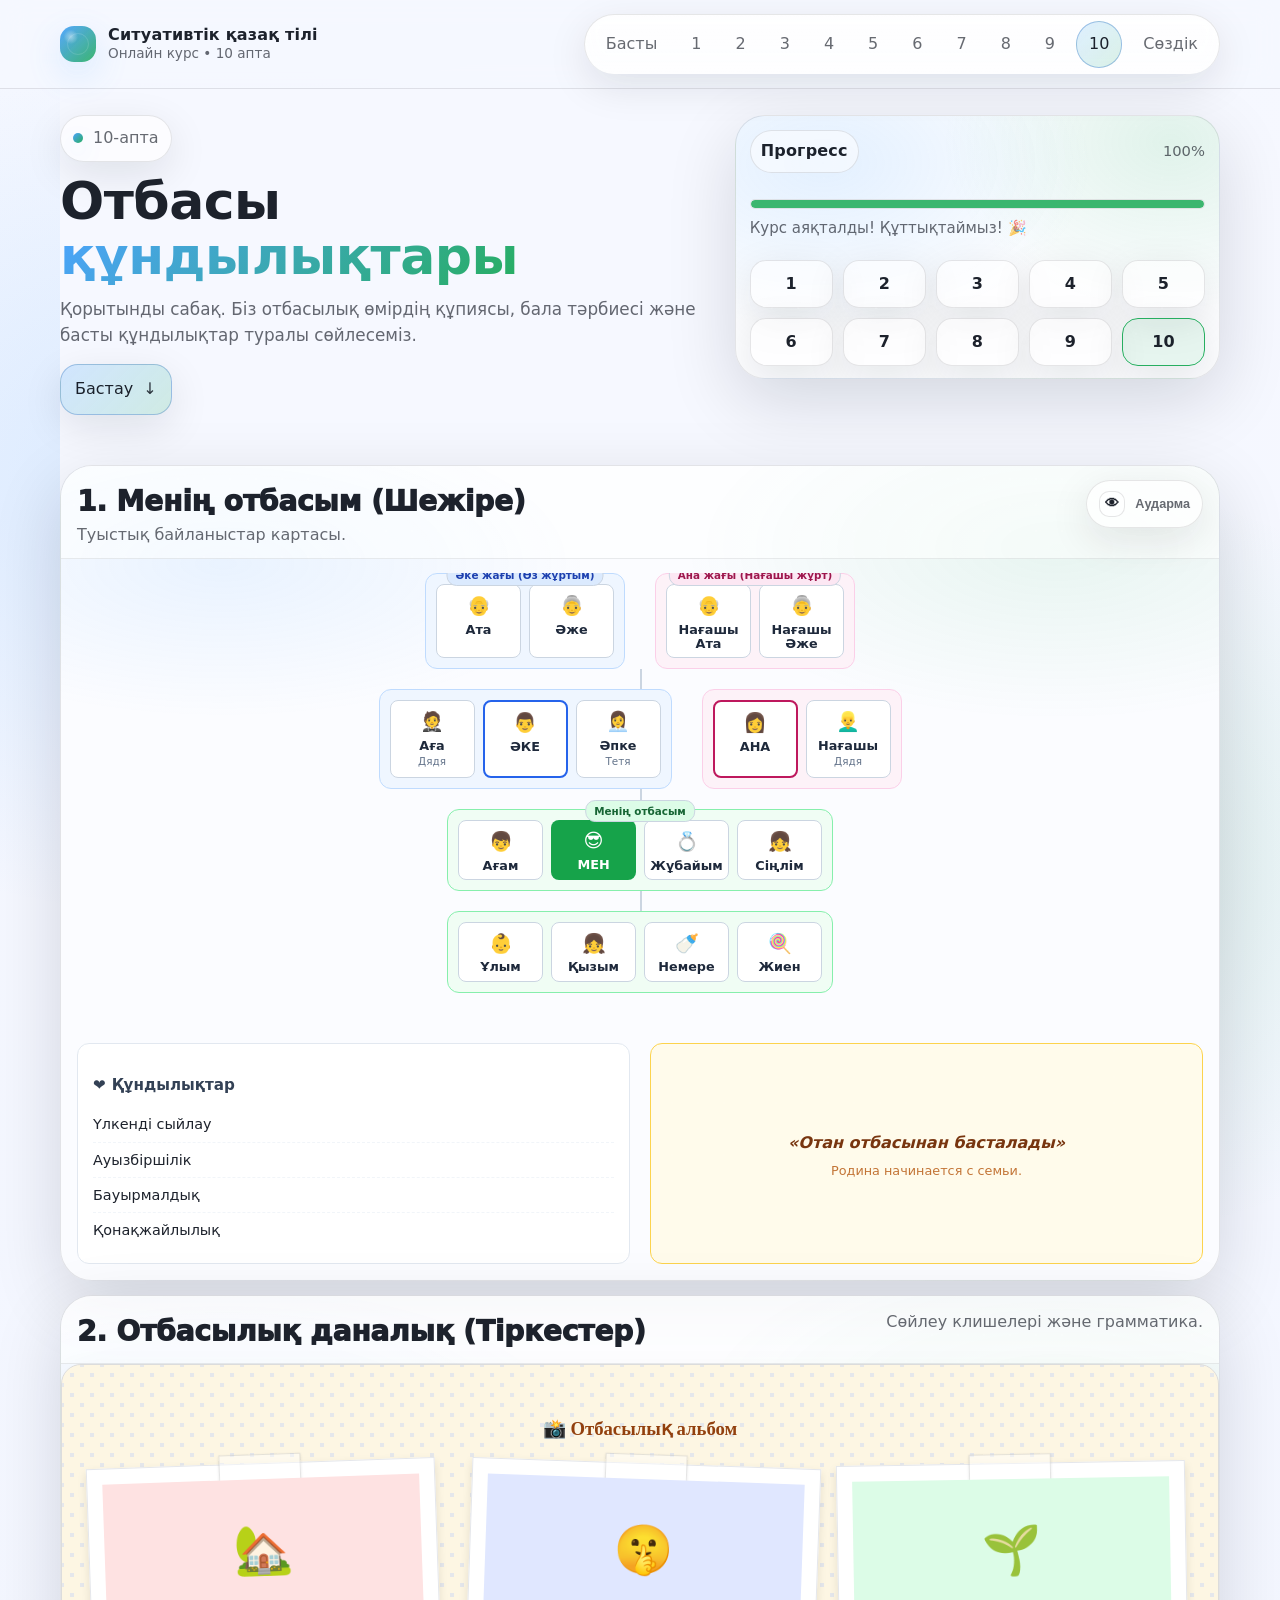
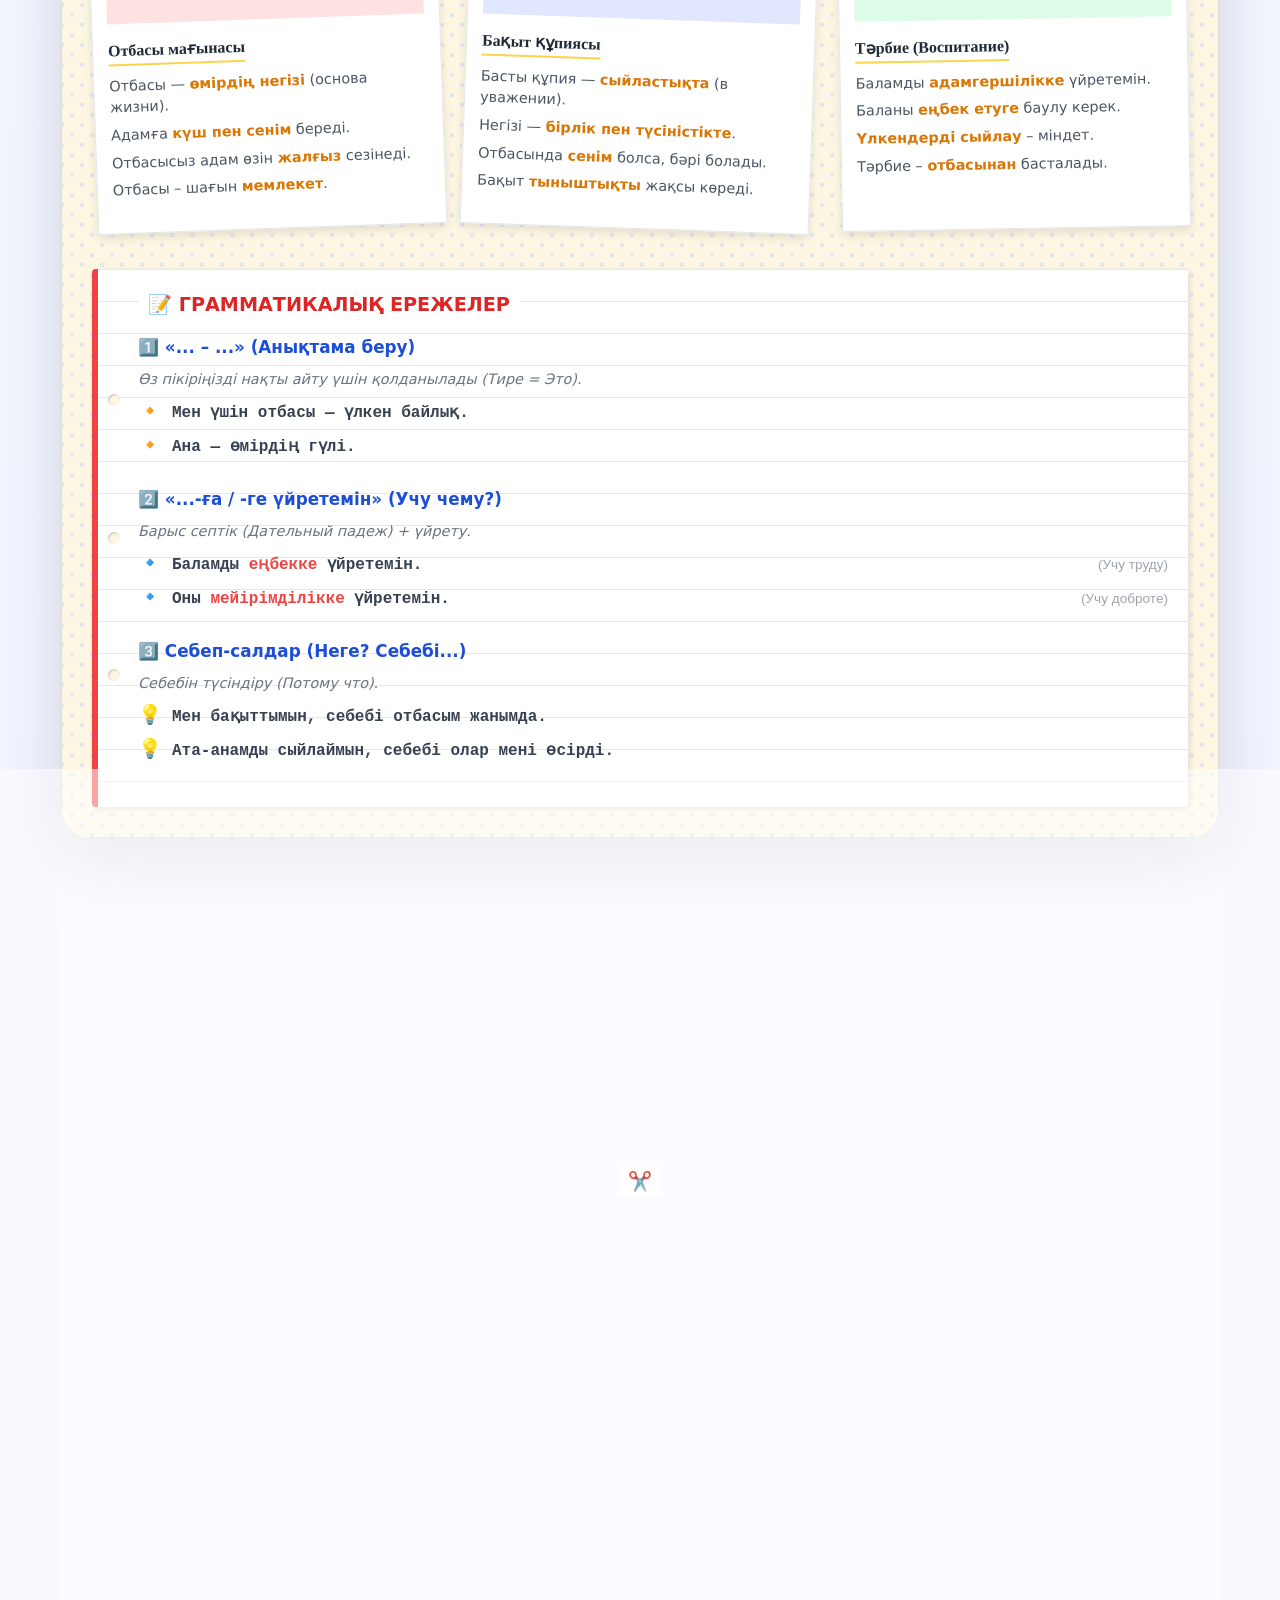
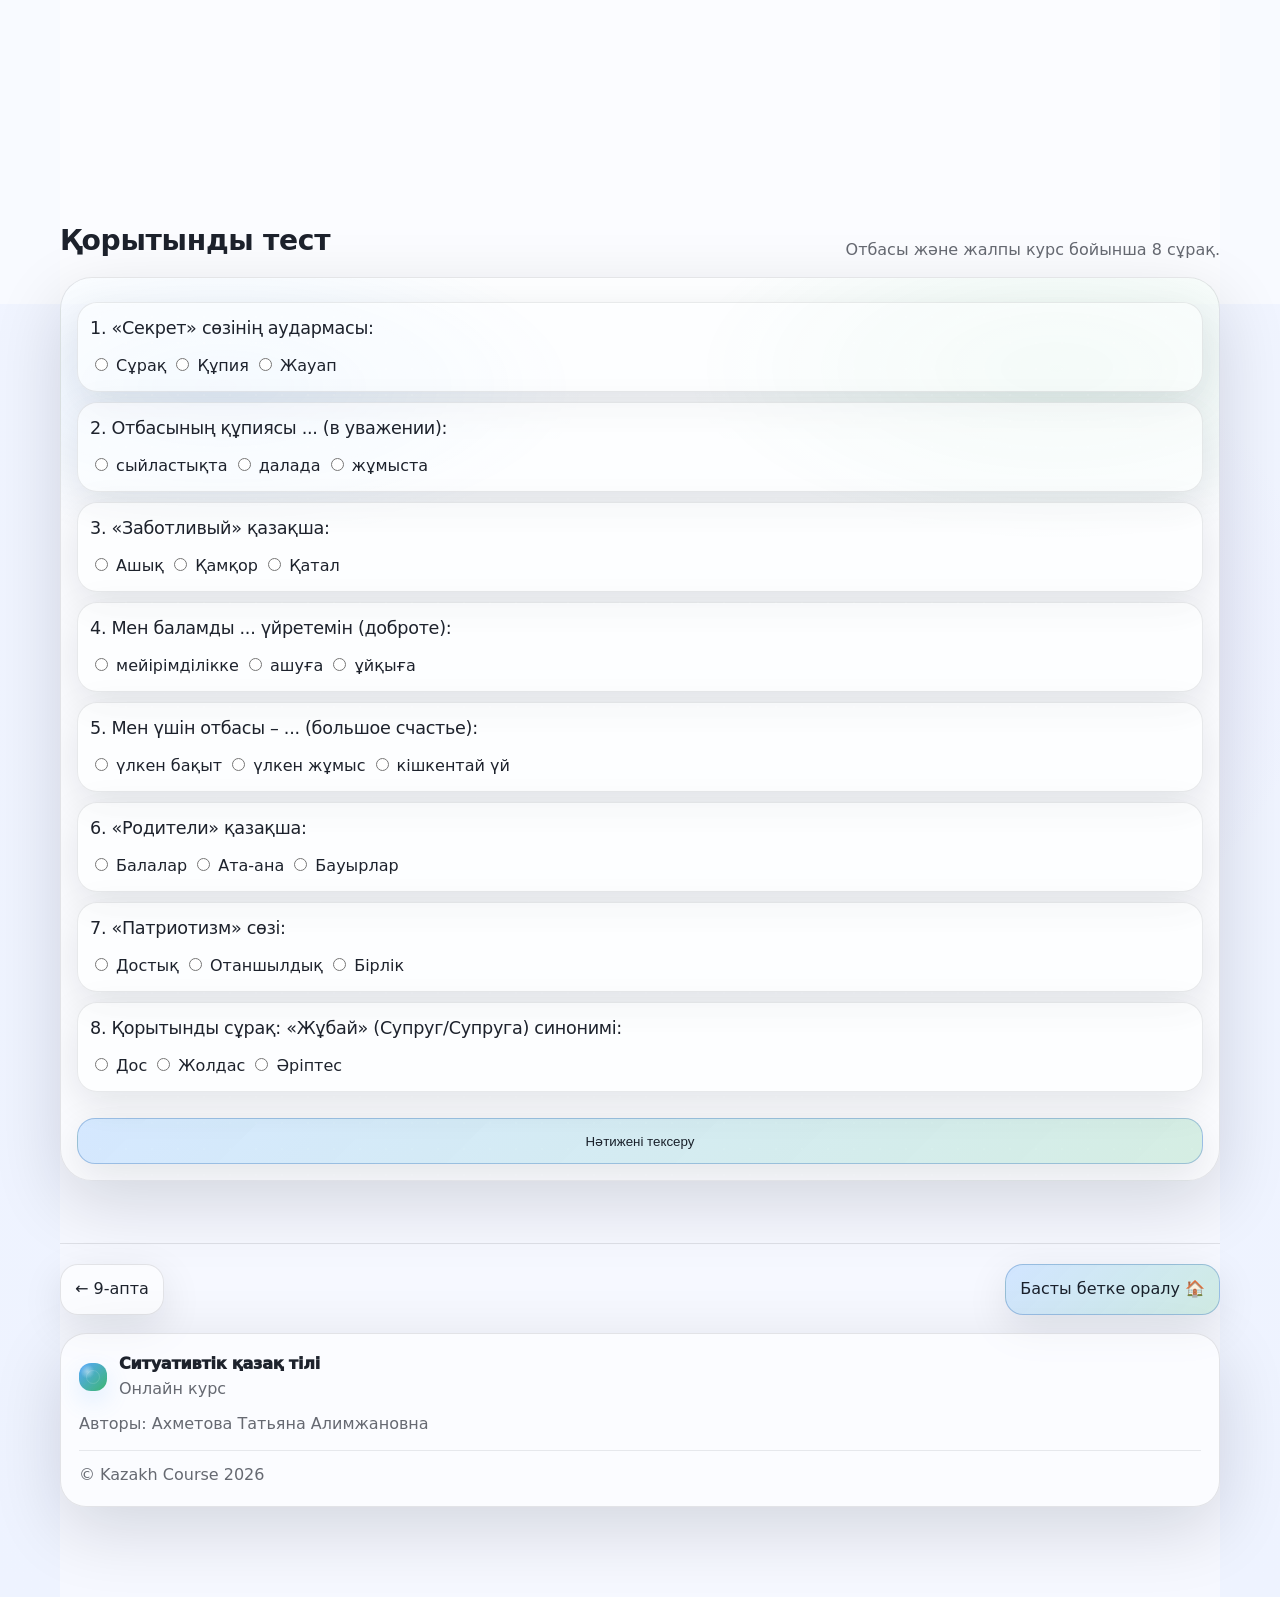
<file: week10.html>
<!doctype html>
<html lang="kk">
<head>
  <meta charset="utf-8" />
  <meta name="viewport" content="width=device-width, initial-scale=1" />
  <title>10-апта: Отбасы құндылықтары • Ситуативтік қазақ тілі</title>
  <meta name="description" content="10-апта: Отбасы, тәрбие, құндылықтар және қорытындылау." />
  <meta name="color-scheme" content="light" />
  <link rel="stylesheet" href="style.css" />

  <style>
    /* =========================================
       WEEK 10 (Reusing Design System)
       ========================================= */

    /* Hero adjustments */
    body[data-page="week10"] .hero {
      padding-bottom: 20px;
    }

    /* LEXICON GRID */
    .lexGrid {
      display: grid;
      grid-template-columns: repeat(auto-fill, minmax(240px, 1fr));
      gap: 12px;
    }

    .lexCard {
      padding: 16px;
      border-radius: var(--r-lg);
      border: 1px solid var(--stroke);
      background: color-mix(in oklab, var(--surface) 80%, transparent);
      box-shadow: var(--shadow-1);
      display: flex;
      flex-direction: column;
      gap: 8px;
      transition: transform var(--dur-1) var(--ease), border-color var(--dur-1);
    }
    
    .lexCard:hover {
      border-color: var(--stroke2);
      transform: translateY(-2px);
    }

    .lexCard__top {
      display: flex;
      justify-content: space-between;
      align-items: center;
      margin-bottom: 4px;
    }

    .lexCard__icon {
      font-size: 20px;
      opacity: 0.8;
    }

    .lexCard__badge {
      font-size: 11px;
      padding: 4px 8px;
      border-radius: 99px;
      background: color-mix(in oklab, var(--surface2) 90%, transparent);
      border: 1px solid var(--stroke);
      color: var(--muted);
      text-transform: uppercase;
      letter-spacing: 0.5px;
      font-weight: 700;
    }

    .lexCard__word {
      font-size: 1.25rem;
      font-weight: 800;
      color: var(--text);
      letter-spacing: -0.3px;
    }

    .lexCard__trans {
      font-size: 0.95rem;
      color: var(--muted);
      border-top: 1px dashed var(--stroke);
      padding-top: 8px;
      margin-top: auto;
    }

    /* TOPIC CARDS (For Speaking Task) */
    .topicCard {
      background: var(--surface);
      border: 1px solid var(--stroke);
      border-left: 4px solid var(--b);
      padding: 16px;
      border-radius: var(--r-lg);
      font-size: 0.95rem;
      line-height: 1.5;
    }

    /* RESULT BOX */
    .resultBox {
      margin-top: 20px;
      padding: 16px;
      border-radius: var(--r-lg);
      text-align: center;
      display: none;
    }
    .resultBox.is-good {
      background: color-mix(in oklab, var(--b) 15%, transparent);
      border: 1px solid color-mix(in oklab, var(--b) 30%, transparent);
      color: #1e6f43;
    }
    .resultBox.is-bad {
      background: color-mix(in oklab, rgba(255,82,82,1) 12%, transparent);
      border: 1px solid color-mix(in oklab, rgba(255,82,82,1) 30%, transparent);
      color: #991b1b;
    }
  </style>
</head>

<body data-page="week10">
  <a class="skip-link" href="#main">Негізгі мазмұнға өту</a>

  <header class="topbar" role="banner">
    <div class="topbar__inner container">
      <div class="brand" aria-label="Kazakh Course">
        <span class="brand__mark" aria-hidden="true"></span>
        <div class="brand__text">
          <div class="brand__title">Ситуативтік қазақ тілі</div>
          <div class="brand__sub">Онлайн курс • 10 апта</div>
        </div>
      </div>

      <nav class="nav nav--weeks" aria-label="Апталар (десктоп)">
        <a class="nav__link" data-page="index" href="index.html">Басты</a>
        <a class="nav__link" data-page="week1" href="week1.html">1</a>
        <a class="nav__link" data-page="week2" href="week2.html">2</a>
        <a class="nav__link" data-page="week3" href="week3.html">3</a>
        <a class="nav__link" data-page="week4" href="week4.html">4</a>
        <a class="nav__link" data-page="week5" href="week5.html">5</a>
        <a class="nav__link" data-page="week6" href="week6.html">6</a>
        <a class="nav__link" data-page="week7" href="week7.html">7</a>
        <a class="nav__link" data-page="week8" href="week8.html">8</a>
        <a class="nav__link" data-page="week9" href="week9.html">9</a>
        <a class="nav__link is-active" data-page="week10" href="week10.html" aria-current="page">10</a>
        <a class="nav__link" data-page="dictionary" href="dictionary.html">Сөздік</a>
      </nav>
    </div>
  </header>

  <main id="main" class="container">
    
    <section class="hero reveal">
      <div class="hero__grid">
        <div>
          <div class="pill">
            <span class="pill__dot" aria-hidden="true"></span>
            <span>10-апта</span>
          </div>

          <h1 class="h1">Отбасы <span class="h1__accent">құндылықтары</span></h1>

          <p class="lead">
            Қорытынды сабақ. Біз отбасылық өмірдің құпиясы, бала тәрбиесі және басты құндылықтар туралы сөйлесеміз.
          </p>

          <div class="hero__cta">
            <a class="btn btn--primary" href="#lexika">
              Бастау <span class="btn__arrow" aria-hidden="true">↓</span>
            </a>
          </div>
        </div>

        <aside class="glassPanel reveal">
          <div class="glassPanel__top">
            <div class="glassPanel__badge">Прогресс</div>
            <div class="glassPanel__hint">100%</div>
          </div>

          <div class="glassPanel__body">
            <div class="progress__bar">
              <span class="progress__fill" style="width: 100%; background: var(--b);"></span>
            </div>
            <div class="progress__note">Курс аяқталды! Құттықтаймыз! 🎉</div>
            
            <div class="miniGrid" style="margin-top:20px">
              <a class="miniCard" href="week1.html">1</a>
              <a class="miniCard" href="week2.html">2</a>
              <a class="miniCard" href="week3.html">3</a>
              <a class="miniCard" href="week4.html">4</a>
              <a class="miniCard" href="week5.html">5</a>
              <a class="miniCard" href="week6.html">6</a>
              <a class="miniCard" href="week7.html">7</a>
               <a class="miniCard" href="week8.html">8</a>
               <a class="miniCard" href="week9.html">9</a>
               <a class="miniCard" style="border-color:var(--b); background:color-mix(in oklab, var(--b) 10%, transparent); color:var(--text);" href="#">10</a>
            </div>
          </div>
        </aside>
      </div>
    </section>
    <section id="lexika" class="weekSection reveal">
      <div class="weekSection__head">
        <div>
          <h2 class="h2 weekSection__title">1. Менің отбасым (Шежіре)</h2>
          <p class="section__sub">Туыстық байланыстар картасы.</p>
        </div>
        <div class="weekSection__meta">
          <button class="chip" id="toggleLexBtn" onclick="toggleTreeLex()">
            <span class="chip__icon">👁</span>
            <span class="chip__text">Аударма</span>
          </button>
        </div>
      </div>
    
      <style>
        /* =========================================
           COMPACT FAMILY TREE CSS
           ========================================= */
        
        /* SCROLL WRAPPER (Телефон үшін) */
        .treeScroll {
          overflow-x: auto;
          padding-bottom: 20px;
          display: flex;
          justify-content: center;
          /* Scrollbar жасыру немесе әдемілеу */
          scrollbar-width: thin;
          scrollbar-color: var(--a) transparent;
        }
    
        /* MAIN TREE STRUCTURE */
        .treeStructure {
          display: flex;
          flex-direction: column;
          align-items: center;
          gap: 20px; /* Деңгейлер арасы */
          min-width: 800px; /* Ағаш сыю үшін минималды ені */
        }
    
        /* GENERATION LEVEL (Бір қатар) */
        .genLevel {
          display: flex;
          justify-content: center;
          gap: 30px; /* Топтар арасы */
          position: relative;
        }
    
        /* CONNECTING LINES */
        .genLevel::after {
          content: ""; position: absolute;
          bottom: -20px; left: 50%;
          width: 2px; height: 20px;
          background: #cbd5e1;
          z-index: 0;
        }
        .genLevel:last-child::after { display: none; }
    
        /* GROUP BOX (Жақтар) */
        .gBox {
          border: 1px solid #e2e8f0;
          background: #ffffff;
          border-radius: 12px;
          padding: 10px;
          text-align: center;
          position: relative;
          display: flex;
          gap: 8px;
          justify-content: center;
        }
        
        /* GROUP LABEL (Тақырыпша) */
        .gLabel {
          position: absolute; top: -10px; left: 50%; transform: translateX(-50%);
          background: #f1f5f9; border: 1px solid #cbd5e1;
          color: #475569; font-size: 0.65rem; font-weight: 800;
          padding: 2px 8px; border-radius: 10px; white-space: nowrap;
          z-index: 2;
        }
    
        /* NODE (Адам карточкасы) - COMPACT */
        .tNode {
          display: flex; flex-direction: column; align-items: center;
          background: #fff; border: 1px solid #cbd5e1;
          border-radius: 8px; padding: 6px;
          width: 85px; /* Бекітілген ені */
          transition: all 0.2s;
          cursor: pointer; z-index: 1;
        }
        .tNode:hover { transform: scale(1.05); border-color: var(--a); box-shadow: 0 4px 10px rgba(0,0,0,0.1); }
    
        .nIcon { font-size: 1.2rem; margin-bottom: 2px; }
        .nWord { font-size: 0.8rem; font-weight: 700; color: #1e293b; line-height: 1.1; }
        .nSub { font-size: 0.65rem; color: #64748b; margin-bottom: 2px; }
        .nTrans { 
          font-size: 0.65rem; color: #ea580c; display: none; 
          border-top: 1px dashed #e2e8f0; margin-top: 2px; width: 100%; 
        }
        
        .show-tree .nTrans { display: block; }
    
        /* COLORS */
        .dad-side { background: #eff6ff; border-color: #bfdbfe; }
        .dad-side .gLabel { background: #dbeafe; color: #1e40af; }
        
        .mom-side { background: #fdf2f8; border-color: #fbcfe8; }
        .mom-side .gLabel { background: #fce7f3; color: #9d174d; }
    
        .my-side { background: #f0fdf4; border-color: #86efac; }
        .my-side .gLabel { background: #dcfce7; color: #166534; }
    
        /* --- BOTTOM VALUES & QUOTE --- */
        .bottomBlock {
          margin-top: 30px;
          display: grid;
          grid-template-columns: 1fr 1fr;
          gap: 20px;
        }
        .valList {
          background: #fff; border: 1px solid #e2e8f0; border-radius: 12px; padding: 15px;
        }
        .valItem {
          display: flex; justify-content: space-between; font-size: 0.9rem;
          border-bottom: 1px dashed #f1f5f9; padding: 6px 0;
        }
        .valItem:last-child { border: none; }
        .valItem span:last-child { color: #94a3b8; font-size: 0.8rem; display: none; }
        .show-tree .valItem span:last-child { display: block; }
    
        .maqalBox {
          background: #fffbeb; border: 1px solid #fcd34d; border-radius: 12px;
          padding: 15px; display: flex; flex-direction: column; justify-content: center; text-align: center;
        }
        .maqalText { font-style: italic; color: #78350f; font-weight: 600; margin-bottom: 5px; }
        .maqalTrans { font-size: 0.8rem; color: #b45309; opacity: 0.8; }
    
        @media (max-width: 700px) {
          .bottomBlock { grid-template-columns: 1fr; }
          .treeScroll { justify-content: flex-start; }
          .treeStructure { padding: 0 10px; }
        }
      </style>
    
      <div class="weekSection__body">
        
        <div class="treeScroll">
          <div class="treeStructure" id="treeMapArea">
            
            <div class="genLevel">
              <div class="gBox dad-side">
                <div class="gLabel">Әке жағы (Өз жұртым)</div>
                <div class="tNode">
                  <span class="nIcon">👴</span>
                  <div class="nWord">Ата</div>
                  <div class="nTrans">Дедушка</div>
                </div>
                <div class="tNode">
                  <span class="nIcon">👵</span>
                  <div class="nWord">Әже</div>
                  <div class="nTrans">Бабушка</div>
                </div>
              </div>
              <div class="gBox mom-side">
                <div class="gLabel">Ана жағы (Нағашы жұрт)</div>
                <div class="tNode">
                  <span class="nIcon">👴</span>
                  <div class="nWord">Нағашы Ата</div>
                  <div class="nTrans">Дед (мамин)</div>
                </div>
                <div class="tNode">
                  <span class="nIcon">👵</span>
                  <div class="nWord">Нағашы Әже</div>
                  <div class="nTrans">Бабушка</div>
                </div>
              </div>
            </div>
    
            <div class="genLevel">
              <div class="gBox dad-side">
                <div class="tNode">
                  <span class="nIcon">🤵</span>
                  <div class="nWord">Аға</div>
                  <div class="nSub">Дядя</div>
                  <div class="nTrans">Старший брат папы</div>
                </div>
                <div class="tNode" style="border: 2px solid #2563eb;">
                  <span class="nIcon">👨</span>
                  <div class="nWord">ӘКЕ</div>
                  <div class="nTrans">Папа</div>
                </div>
                <div class="tNode">
                  <span class="nIcon">👩‍💼</span>
                  <div class="nWord">Әпке</div>
                  <div class="nSub">Тетя</div>
                  <div class="nTrans">Сестра папы</div>
                </div>
              </div>
              <div class="gBox mom-side">
                <div class="tNode" style="border: 2px solid #be185d;">
                  <span class="nIcon">👩</span>
                  <div class="nWord">АНА</div>
                  <div class="nTrans">Мама</div>
                </div>
                <div class="tNode">
                  <span class="nIcon">👱‍♂️</span>
                  <div class="nWord">Нағашы</div>
                  <div class="nSub">Дядя</div>
                  <div class="nTrans">Брат мамы</div>
                </div>
              </div>
            </div>
    
            <div class="genLevel">
              <div class="gBox my-side">
                <div class="gLabel">Менің отбасым</div>
                <div class="tNode">
                  <span class="nIcon">👦</span>
                  <div class="nWord">Ағам</div>
                  <div class="nTrans">Старший брат</div>
                </div>
                <div class="tNode" style="background:#16a34a; color:#fff; border:none;">
                  <span class="nIcon">😎</span>
                  <div class="nWord" style="color:#fff;">МЕН</div>
                  <div class="nTrans" style="color:#fff; border-color:#fff;">Я</div>
                </div>
                <div class="tNode">
                  <span class="nIcon">💍</span>
                  <div class="nWord">Жұбайым</div>
                  <div class="nTrans">Супруг(а)</div>
                </div>
                <div class="tNode">
                  <span class="nIcon">👧</span>
                  <div class="nWord">Сіңлім</div>
                  <div class="nTrans">Сестренка</div>
                </div>
              </div>
            </div>
    
            <div class="genLevel">
              <div class="gBox my-side">
                <div class="tNode">
                  <span class="nIcon">👶</span>
                  <div class="nWord">Ұлым</div>
                  <div class="nTrans">Сын</div>
                </div>
                <div class="tNode">
                  <span class="nIcon">👧</span>
                  <div class="nWord">Қызым</div>
                  <div class="nTrans">Дочь</div>
                </div>
                <div class="tNode">
                  <span class="nIcon">🍼</span>
                  <div class="nWord">Немере</div>
                  <div class="nTrans">Внук</div>
                </div>
                <div class="tNode">
                  <span class="nIcon">🍭</span>
                  <div class="nWord">Жиен</div>
                  <div class="nTrans">Внук (дочери)</div>
                </div>
              </div>
            </div>
    
          </div>
        </div>
    
        <div class="bottomBlock">
          
          <div class="valList">
            <h3 style="font-size:0.95rem; color:#334155; margin-bottom:10px; display:flex; align-items:center; gap:6px;">
              ❤️ <span style="font-weight:800;">Құндылықтар</span>
            </h3>
            <div class="valItem"><span>Үлкенді сыйлау</span> <span>Уважение к старшим</span></div>
            <div class="valItem"><span>Ауызбіршілік</span> <span>Единство</span></div>
            <div class="valItem"><span>Бауырмалдық</span> <span>Забота о родных</span></div>
            <div class="valItem"><span>Қонақжайлылық</span> <span>Гостеприимство</span></div>
          </div>
    
          <div class="maqalBox">
            <div style="font-size:1.5rem; margin-bottom:5px;"></div>
            <div class="maqalText">«Отан отбасынан басталады»</div>
            <div class="maqalTrans">Родина начинается с семьи.</div>
          </div>
    
        </div>
    
      </div>
    </section>
    
    <script>
      function toggleTreeLex() {
        const container = document.getElementById('treeMapArea');
        const bottom = document.querySelector('.bottomBlock');
        const btn = document.querySelector('#toggleLexBtn .chip__text');
        
        if (container.classList.contains('show-tree')) {
          container.classList.remove('show-tree');
          bottom.classList.remove('show-tree');
          btn.innerText = "Аударма";
        } else {
          container.classList.add('show-tree');
          bottom.classList.add('show-tree');
          btn.innerText = "Жасыру";
        }
      }
    </script>
    
    <script>
      function toggleFamilyLex() {
        const container = document.getElementById('familyContainer');
        const btnText = document.querySelector('#toggleLexBtn .chip__text');
        
        // Toggle class on the main container
        container.classList.toggle('show-all');
    
        // Change button text
        if (container.classList.contains('show-all')) {
          btnText.innerText = "Жасыру";
        } else {
          btnText.innerText = "Аударма";
        }
      }
    </script>
    <section class="weekSection reveal">
      <div class="weekSection__head">
        <h2 class="h2 weekSection__title">2. Отбасылық даналық (Тіркестер)</h2>
        <p class="section__sub">Сөйлеу клишелері және грамматика.</p>
      </div>
    
      <style>
        /* SCRAPBOOK CONTAINER */
        .scrapbook {
          background-color: #fdf6e3;
          background-image: 
            radial-gradient(#e5e7eb 15%, transparent 16%),
            radial-gradient(#e5e7eb 15%, transparent 16%);
          background-size: 20px 20px;
          background-position: 0 0, 10px 10px;
          padding: 30px;
          border-radius: 20px;
          border: 1px solid #dcdcdc;
          box-shadow: 0 15px 40px rgba(0,0,0,0.05);
          position: relative;
          overflow: hidden;
        }
    
        /* POLAROID STYLE CARDS (CLICHES) */
        .polaroidGrid {
          display: grid;
          grid-template-columns: repeat(auto-fit, minmax(280px, 1fr));
          gap: 25px;
          margin-bottom: 40px;
        }
    
        .polaroid {
          background: white;
          padding: 15px 15px 25px 15px;
          box-shadow: 0 4px 10px rgba(0,0,0,0.1);
          transform: rotate(-2deg);
          transition: transform 0.3s;
          border: 1px solid #e5e7eb;
        }
        .polaroid:nth-child(2) { transform: rotate(2deg); }
        .polaroid:nth-child(3) { transform: rotate(-1deg); }
        .polaroid:hover { transform: scale(1.05) rotate(0); z-index: 10; box-shadow: 0 10px 25px rgba(0,0,0,0.15); }
    
        /* Tape effect on top */
        .polaroid::before {
          content: ""; position: absolute; top: -10px; left: 50%; transform: translateX(-50%);
          width: 80px; height: 25px; background: rgba(255, 255, 255, 0.4);
          border: 1px solid rgba(0,0,0,0.1); box-shadow: 0 1px 3px rgba(0,0,0,0.1);
        }
    
        .photoArea {
          height: 140px; background: #f3f4f6; margin-bottom: 15px;
          display: flex; align-items: center; justify-content: center;
          font-size: 3rem; color: #9ca3af; overflow: hidden; position: relative;
        }
        .photoArea img { width: 100%; height: 100%; object-fit: cover; opacity: 0.8; }
        
        .pTitle { font-family: 'Georgia', serif; font-weight: bold; color: #1f2937; margin-bottom: 10px; border-bottom: 2px solid #fcd34d; display: inline-block; }
        .pList { list-style: none; padding: 0; margin: 0; font-size: 0.9rem; color: #4b5563; line-height: 1.5; }
        .pList li { margin-bottom: 6px; }
        .pList strong { color: #d97706; }
    
        /* NOTEBOOK GRAMMAR (ГРАММАТИКА) */
        .notebookSection {
          background: #fff;
          border-radius: 4px;
          box-shadow: 2px 2px 5px rgba(0,0,0,0.1);
          border-left: 6px solid #ef4444; /* Red margin line */
          padding: 20px 20px 20px 40px;
          position: relative;
          background-image: linear-gradient(#e5e7eb 1px, transparent 1px);
          background-size: 100% 2em;
          line-height: 2em;
        }
        
        /* Holes */
        .holes { position: absolute; left: 10px; top: 0; bottom: 0; display: flex; flex-direction: column; justify-content: space-evenly; height: 100%; }
        .hole { width: 12px; height: 12px; background: #fdf6e3; border-radius: 50%; box-shadow: inset 1px 1px 2px rgba(0,0,0,0.2); }
    
        .grammarTitle {
          font-size: 1.2rem; color: #dc2626; font-weight: 800; text-transform: uppercase;
          margin-bottom: 10px; background: white; display: inline-block; padding: 0 10px;
        }
    
        .ruleBox { margin-bottom: 20px; }
        .ruleHead { font-weight: 700; color: #1d4ed8; font-size: 1.05rem; }
        .ruleDesc { color: #6b7280; font-style: italic; font-size: 0.9rem; }
        
        /* Examples in notebook */
        .exRow { display: flex; align-items: baseline; gap: 10px; }
        .exIcon { font-size: 1.2rem; }
        .exText { font-family: 'Courier New', monospace; font-weight: 600; color: #374151; }
        .exTrans { font-family: sans-serif; font-size: 0.85rem; color: #9ca3af; margin-left: auto; }
    
        /* ANIMATION */
        @keyframes paperFloat {
          0% { transform: translateY(0px); }
          50% { transform: translateY(-5px); }
          100% { transform: translateY(0px); }
        }
      </style>
    
      <div class="scrapbook">
        
        <h3 style="text-align:center; color:#92400e; margin-bottom:20px; font-family:'Georgia', serif;">📸 Отбасылық альбом</h3>
        
        <div class="polaroidGrid">
          
          <div class="polaroid">
            <div class="photoArea" style="background:#fee2e2;">🏡</div>
            <div class="pTitle">Отбасы мағынасы</div>
            <ul class="pList">
              <li>Отбасы — <strong>өмірдің негізі</strong> (основа жизни).</li>
              <li>Адамға <strong>күш пен сенім</strong> береді.</li>
              <li>Отбасысыз адам өзін <strong>жалғыз</strong> сезінеді.</li>
              <li>Отбасы – шағын <strong>мемлекет</strong>.</li>
            </ul>
          </div>
    
          <div class="polaroid">
            <div class="photoArea" style="background:#e0e7ff;">🤫</div>
            <div class="pTitle">Бақыт құпиясы</div>
            <ul class="pList">
              <li>Басты құпия — <strong>сыйластықта</strong> (в уважении).</li>
              <li>Негізі — <strong>бірлік пен түсіністікте</strong>.</li>
              <li>Отбасында <strong>сенім</strong> болса, бәрі болады.</li>
              <li>Бақыт <strong>тыныштықты</strong> жақсы көреді.</li>
            </ul>
          </div>
    
          <div class="polaroid">
            <div class="photoArea" style="background:#dcfce7;">🌱</div>
            <div class="pTitle">Тәрбие (Воспитание)</div>
            <ul class="pList">
              <li>Баламды <strong>адамгершілікке</strong> үйретемін.</li>
              <li>Баланы <strong>еңбек етуге</strong> баулу керек.</li>
              <li><strong>Үлкендерді сыйлау</strong> – міндет.</li>
              <li>Тәрбие – <strong>отбасынан</strong> басталады.</li>
            </ul>
          </div>
    
        </div>
    
        <div class="notebookSection">
          <div class="holes"><div class="hole"></div><div class="hole"></div><div class="hole"></div></div>
          
          <div class="grammarTitle">📝 Грамматикалық ережелер</div>
    
          <div class="ruleBox">
            <div class="ruleHead">1️⃣ «... – ...» (Анықтама беру)</div>
            <div class="ruleDesc">Өз пікіріңізді нақты айту үшін қолданылады (Тире = Это).</div>
            <div class="exRow">
              <span class="exIcon">🔸</span>
              <span class="exText">Мен үшін отбасы — үлкен байлық.</span>
            </div>
            <div class="exRow">
              <span class="exIcon">🔸</span>
              <span class="exText">Ана — өмірдің гүлі.</span>
            </div>
          </div>
    
          <div class="ruleBox">
            <div class="ruleHead">2️⃣ «...-ға / -ге үйретемін» (Учу чему?)</div>
            <div class="ruleDesc">Барыс септік (Дательный падеж) + үйрету.</div>
            <div class="exRow">
              <span class="exIcon">🔹</span>
              <span class="exText">Баламды <span style="color:#ef4444;">еңбекке</span> үйретемін.</span>
              <span class="exTrans">(Учу труду)</span>
            </div>
            <div class="exRow">
              <span class="exIcon">🔹</span>
              <span class="exText">Оны <span style="color:#ef4444;">мейірімділікке</span> үйретемін.</span>
              <span class="exTrans">(Учу доброте)</span>
            </div>
          </div>
    
          <div class="ruleBox">
            <div class="ruleHead">3️⃣ Себеп-салдар (Неге? Себебі...)</div>
            <div class="ruleDesc">Себебін түсіндіру (Потому что).</div>
            <div class="exRow">
              <span class="exIcon">💡</span>
              <span class="exText">Мен бақыттымын, <strong>себебі</strong> отбасым жанымда.</span>
            </div>
            <div class="exRow">
              <span class="exIcon">💡</span>
              <span class="exText">Ата-анамды сыйлаймын, <strong>себебі</strong> олар мені өсірді.</span>
            </div>
          </div>
    
        </div>
    
      </div>
    </section>
    <section class="weekSection reveal">
      <div class="weekSection__head">
        <h2 class="h2 weekSection__title">3. Қорытынды тапсырмалар</h2>
        <p class="section__sub">Курсты аяқтауға арналған соңғы қадамдар.</p>
      </div>
    
      <style>
        /* GLOBAL LAYOUT */
        .finalTaskWrapper {
          display: flex;
          flex-direction: column;
          gap: 40px;
        }
    
        /* --- TASK 1: TRANSLATION PAPER --- */
        .paperSheet {
          background: #ffffff;
          padding: 40px;
          border-radius: 2px;
          box-shadow: 0 1px 4px rgba(0, 0, 0, 0.05), 0 10px 30px rgba(0, 0, 0, 0.1);
          position: relative;
          border-top: 5px solid #3b82f6; /* Accent Color */
          font-family: 'Georgia', serif; /* Serif for reading */
        }
        
        /* "Paper Clip" decoration */
        .paperSheet::before {
          content: "";
          position: absolute; top: -15px; right: 40px;
          width: 20px; height: 40px;
          background: #94a3b8;
          border-radius: 10px;
          box-shadow: 2px 2px 5px rgba(0,0,0,0.2);
          z-index: 2;
        }
    
        .paperTitle {
          font-family: sans-serif;
          font-weight: 800; color: #1e293b; text-transform: uppercase;
          margin-bottom: 20px; display: flex; align-items: center; gap: 10px;
          border-bottom: 2px solid #f1f5f9; padding-bottom: 10px;
        }
        
        .paperText {
          font-size: 1.05rem; line-height: 1.8; color: #334155; margin-bottom: 20px;
        }
        .paperText strong { color: #2563eb; }
    
        /* Divider */
        .paperDivider {
          height: 1px; background: #e2e8f0; margin: 20px 0; position: relative;
        }
        .paperDivider::after {
          content: "✂️"; position: absolute; left: 50%; top: -12px; transform: translateX(-50%);
          background: white; padding: 0 10px; color: #94a3b8; font-size: 1.2rem;
        }
    
        /* --- TASK 2: TOPIC CARDS --- */
        .topicGrid {
          display: grid;
          grid-template-columns: repeat(auto-fit, minmax(260px, 1fr));
          gap: 20px;
        }
    
        .topicCard {
          background: #f8fafc;
          border: 1px solid #e2e8f0;
          border-radius: 16px;
          padding: 20px;
          transition: all 0.3s cubic-bezier(0.4, 0, 0.2, 1);
          position: relative;
          overflow: hidden;
          display: flex;
          flex-direction: column;
          gap: 10px;
        }
        
        /* Colorful Top Borders */
        .topicCard:nth-child(1) { border-top: 4px solid #f59e0b; } /* Orange */
        .topicCard:nth-child(2) { border-top: 4px solid #3b82f6; } /* Blue */
        .topicCard:nth-child(3) { border-top: 4px solid #10b981; } /* Green */
        .topicCard:nth-child(4) { border-top: 4px solid #ec4899; } /* Pink */
        .topicCard:nth-child(5) { border-top: 4px solid #8b5cf6; } /* Purple */
    
        .topicCard:hover {
          transform: translateY(-5px);
          box-shadow: 0 15px 30px rgba(0,0,0,0.08);
          background: #ffffff;
        }
    
        .tcHeader {
          display: flex; align-items: center; gap: 10px;
        }
        .tcNum {
          background: #1e293b; color: white; width: 28px; height: 28px;
          border-radius: 50%; display: grid; place-items: center; font-weight: 700; font-size: 0.85rem;
        }
        .tcTitle { font-weight: 800; font-size: 1rem; color: #1e293b; }
        
        .tcBody {
          font-size: 0.9rem; color: #64748b; line-height: 1.5;
        }
    
        /* Floating Icons Background */
        .topicCard::after {
          content: attr(data-icon);
          position: absolute; bottom: -10px; right: -10px;
          font-size: 5rem; opacity: 0.05;
          font-family: serif;
          pointer-events: none;
          transition: 0.3s;
        }
        .topicCard:hover::after { transform: rotate(-10deg) scale(1.2); opacity: 0.1; }
    
      </style>
    
      <div class="weekSection__body finalTaskWrapper">
        
        <div class="paperSheet">
          <div class="paperTitle">
            <span>📝 1-тапсырма: Аударма</span>
          </div>
          
          <p class="paperText">
            "Меня зовут Татьяна. Я родилась в Сергеевке. Сейчас живу в Петропавловске. Работаю в университете. 
            В этом университете я работаю 30 лет. Я люблю свою работу. Я обучаю студентов казахскому языку. 
            Коллектив у нас небольшой, хороший. Я занимаюсь наукой: пишу статьи, учебные пособия. 
            У меня много друзей. Я – открытый человек. Но близких друзей мало. Мы всегда вместе. 
            В людях нравится ответственность, доброта. Для меня важна моя семья."
          </p>
          
          <div class="paperDivider"></div>
          
          <p class="paperText">
            "Моя цель – увидеть Алтай. Я родилась летом, но люблю весну. Весной тепло, светит солнце. 
            Зимой люблю снег. Сегодня замечательная погода. Я люблю праздники. На праздники накрываю дастархан, приходят гости. 
            Мой любимый праздник – Наурыз. А вот ходить по магазинам (шоппинг) не люблю. 
            Обычно я хожу на Тайгу. Она находится на улице Жабаева. Это большое, 3-х этажное здание. 
            Там можно купить и продукты, и одежду, головные уборы, обувь."
          </p>
        </div>
    
        <div>
          <div class="paperTitle" style="border:none; padding:0; margin-bottom:20px;">
            <span>🗣️ 2-тапсырма: Өзіңіз туралы айтыңыз</span>
          </div>
    
          <div class="topicGrid">
            
            <div class="topicCard" data-icon="👤">
              <div class="tcHeader">
                <div class="tcNum">1</div>
                <div class="tcTitle">Өмірбаян</div>
              </div>
              <div class="tcBody">
                Сіз кімсіз? Қайда және қашан тудыңыз? Қайда тұрасыз?
              </div>
            </div>
    
            <div class="topicCard" data-icon="💼">
              <div class="tcHeader">
                <div class="tcNum">2</div>
                <div class="tcTitle">Жұмыс және Білім</div>
              </div>
              <div class="tcBody">
                Қайда оқыдыңыз? Қайда жұмыс істейсіз? Ұжымыңыз қандай?
              </div>
            </div>
    
            <div class="topicCard" data-icon="🎯">
              <div class="tcHeader">
                <div class="tcNum">3</div>
                <div class="tcTitle">Мақсаттар</div>
              </div>
              <div class="tcBody">
                Бос уақытта не істейсіз? Қандай мақсаттарыңыз бар?
              </div>
            </div>
    
            <div class="topicCard" data-icon="🤝">
              <div class="tcHeader">
                <div class="tcNum">4</div>
                <div class="tcTitle">Достар</div>
              </div>
              <div class="tcBody">
                Достарыңыз көп пе? Ең жақын досыңыз кім? Ол қандай адам?
              </div>
            </div>
    
            <div class="topicCard" data-icon="🌤️">
              <div class="tcHeader">
                <div class="tcNum">5</div>
                <div class="tcTitle">Табиғат</div>
              </div>
              <div class="tcBody">
                Бүгін ауа райы қандай? Сізге қай жыл мезгілі ұнайды?
              </div>
            </div>
    
          </div>
        </div>
    
      </div>
    </section>

    <section class="section reveal" id="test">
      <div class="section__head">
        <h2 class="h2">Қорытынды тест</h2>
        <p class="section__sub">Отбасы және жалпы курс бойынша 8 сұрақ.</p>
      </div>

      <div class="weekSection"> 
        <div class="weekSection__body">
          <form id="quizForm">
            
            <div class="block">
              <p class="h2" style="font-size:1.1rem; margin-bottom:12px;">1. «Секрет» сөзінің аудармасы:</p>
              <div class="testGrid">
                <label class="testItem"><input type="radio" name="q1" value="0"> Сұрақ</label>
                <label class="testItem"><input type="radio" name="q1" value="1"> Құпия</label>
                <label class="testItem"><input type="radio" name="q1" value="0"> Жауап</label>
              </div>
            </div>

            <div class="block">
              <p class="h2" style="font-size:1.1rem; margin-bottom:12px;">2. Отбасының құпиясы ... (в уважении):</p>
              <div class="testGrid">
                <label class="testItem"><input type="radio" name="q2" value="1"> сыйластықта</label>
                <label class="testItem"><input type="radio" name="q2" value="0"> далада</label>
                <label class="testItem"><input type="radio" name="q2" value="0"> жұмыста</label>
              </div>
            </div>

            <div class="block">
              <p class="h2" style="font-size:1.1rem; margin-bottom:12px;">3. «Заботливый» қазақша:</p>
              <div class="testGrid">
                <label class="testItem"><input type="radio" name="q3" value="0"> Ашық</label>
                <label class="testItem"><input type="radio" name="q3" value="1"> Қамқор</label>
                <label class="testItem"><input type="radio" name="q3" value="0"> Қатал</label>
              </div>
            </div>

            <div class="block">
              <p class="h2" style="font-size:1.1rem; margin-bottom:12px;">4. Мен баламды ... үйретемін (доброте):</p>
              <div class="testGrid">
                <label class="testItem"><input type="radio" name="q4" value="1"> мейірімділікке</label>
                <label class="testItem"><input type="radio" name="q4" value="0"> ашуға</label>
                <label class="testItem"><input type="radio" name="q4" value="0"> ұйқыға</label>
              </div>
            </div>

            <div class="block">
              <p class="h2" style="font-size:1.1rem; margin-bottom:12px;">5. Мен үшін отбасы – ... (большое счастье):</p>
              <div class="testGrid">
                <label class="testItem"><input type="radio" name="q5" value="1"> үлкен бақыт</label>
                <label class="testItem"><input type="radio" name="q5" value="0"> үлкен жұмыс</label>
                <label class="testItem"><input type="radio" name="q5" value="0"> кішкентай үй</label>
              </div>
            </div>

            <div class="block">
              <p class="h2" style="font-size:1.1rem; margin-bottom:12px;">6. «Родители» қазақша:</p>
              <div class="testGrid">
                <label class="testItem"><input type="radio" name="q6" value="0"> Балалар</label>
                <label class="testItem"><input type="radio" name="q6" value="1"> Ата-ана</label>
                <label class="testItem"><input type="radio" name="q6" value="0"> Бауырлар</label>
              </div>
            </div>

            <div class="block">
              <p class="h2" style="font-size:1.1rem; margin-bottom:12px;">7. «Патриотизм» сөзі:</p>
              <div class="testGrid">
                <label class="testItem"><input type="radio" name="q7" value="0"> Достық</label>
                <label class="testItem"><input type="radio" name="q7" value="1"> Отаншылдық</label>
                <label class="testItem"><input type="radio" name="q7" value="0"> Бірлік</label>
              </div>
            </div>

            <div class="block">
              <p class="h2" style="font-size:1.1rem; margin-bottom:12px;">8. Қорытынды сұрақ: «Жұбай» (Супруг/Супруга) синонимі:</p>
              <div class="testGrid">
                <label class="testItem"><input type="radio" name="q8" value="0"> Дос</label>
                <label class="testItem"><input type="radio" name="q8" value="1"> Жолдас</label>
                <label class="testItem"><input type="radio" name="q8" value="0"> Әріптес</label>
              </div>
            </div>

            <button type="button" class="btn btn--primary" style="margin-top: 16px; width: 100%;" onclick="checkQuiz()">
              Нәтижені тексеру
            </button>
          </form>

          <div id="quizResult" class="resultBox"></div>
        </div>
      </div>
    </section>

    <div class="navBottom">
      <a class="btn" href="week9.html">← 9-апта</a>
      <a class="btn btn--primary" href="index.html">Басты бетке оралу 🏠</a>
    </div>

      <footer class="footer reveal" role="contentinfo">
      <div class="footer__grid">
        <div>
          <div class="footer__brand">
            <span class="brand__mark brand__mark--sm" aria-hidden="true"></span>
            <div>
              <div class="footer__title">Ситуативтік қазақ тілі</div>
              <div class="footer__sub">Онлайн курс</div>
            </div>
          </div>
          <p class="footer__text">Авторы: Ахметова Татьяна Алимжановна</p>
        </div>
      </div>
      <div class="footer__bottom">
        <span class="muted">© Kazakh Course 2026</span>
      </div>
    </footer>

  </main>

  <script src="app.js"></script>
  <script>
    // Reveal animation trigger
    document.addEventListener('DOMContentLoaded', () => {
      document.documentElement.classList.add('reveal-ready');
      setTimeout(() => {
        const reveals = document.querySelectorAll('.reveal');
        reveals.forEach((el, i) => {
          setTimeout(() => el.classList.add('is-in'), i * 100);
        });
      }, 100);
    });

    // Toggle Lexicon
    function toggleLex() {
      const btn = document.getElementById('toggleLexBtn');
      const targets = document.querySelectorAll('[data-lex-target]');
      const isExpanded = btn.getAttribute('aria-expanded') === 'true';

      btn.setAttribute('aria-expanded', !isExpanded);
      targets.forEach(t => t.classList.toggle('is-hidden'));
    }

    // Quiz Engine
    function checkQuiz() {
      const form = document.getElementById('quizForm');
      const resultBox = document.getElementById('quizResult');
      let score = 0;
      const total = 8;

      // Simple check logic
      for (let i = 1; i <= total; i++) {
        const selected = form.querySelector(`input[name="q${i}"]:checked`);
        if (selected && selected.value === "1") {
          score++;
          selected.parentElement.style.borderColor = "var(--b)";
          selected.parentElement.style.backgroundColor = "color-mix(in oklab, var(--b) 10%, transparent)";
        } else if (selected) {
          selected.parentElement.style.borderColor = "red";
        }
      }

      resultBox.style.display = 'block';
      resultBox.className = 'resultBox ' + (score >= 6 ? 'is-good' : 'is-bad');
      
      if (score === total) {
        resultBox.innerHTML = `<strong>Курс аяқталды! 🏆</strong><br>Сіз курс бойынша тамаша нәтиже көрсеттіңіз! (${score}/${total}).`;
      } else if (score >= 5) {
        resultBox.innerHTML = `<strong>Жақсы! 👍</strong><br>Нәтиже: ${score}/${total}. Бірақ кейбір тақырыптарды қайталаған дұрыс.`;
      } else {
        resultBox.innerHTML = `<strong>Қайталау керек 📚</strong><br>Нәтиже: ${score}/${total}. Курсты қайта шолып шығуды ұсынамыз.`;
      }
      
      resultBox.scrollIntoView({ behavior: 'smooth', block: 'center' });
    }
  </script>
</body>
</html>
</file>
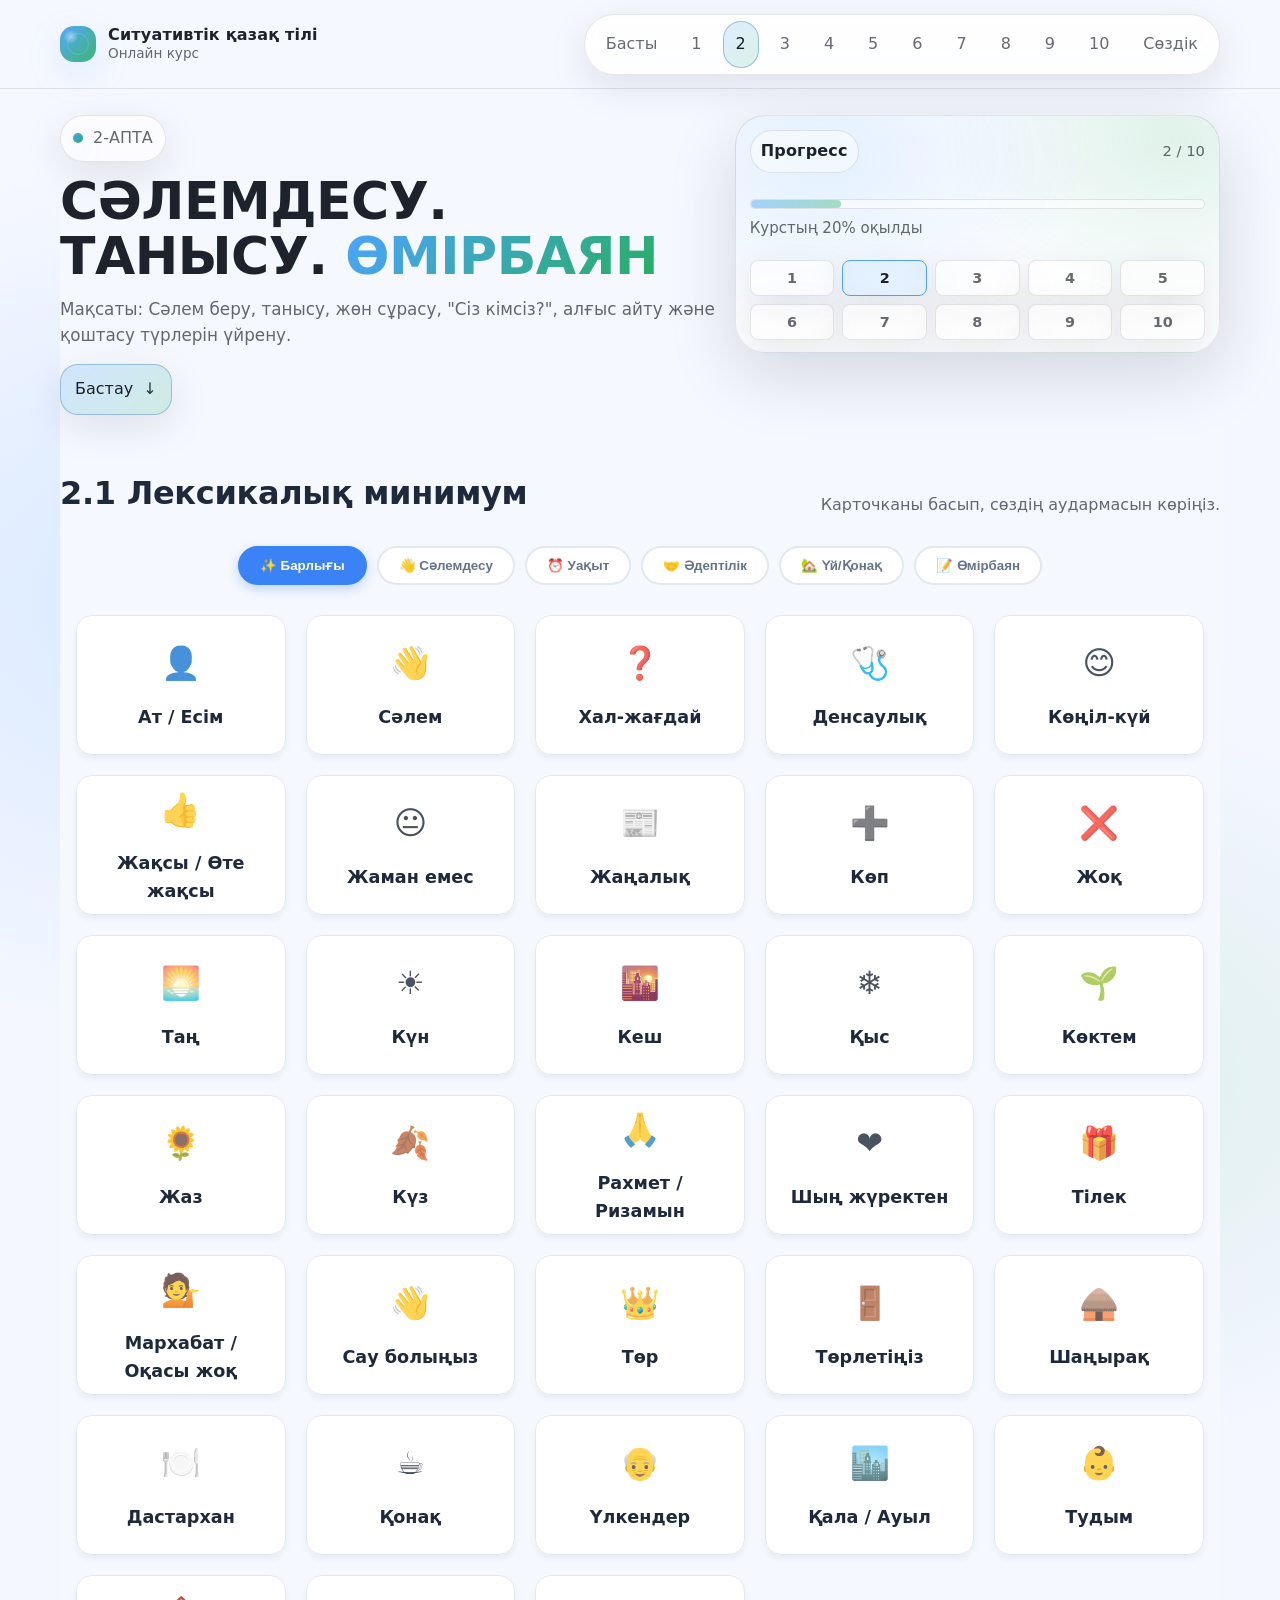
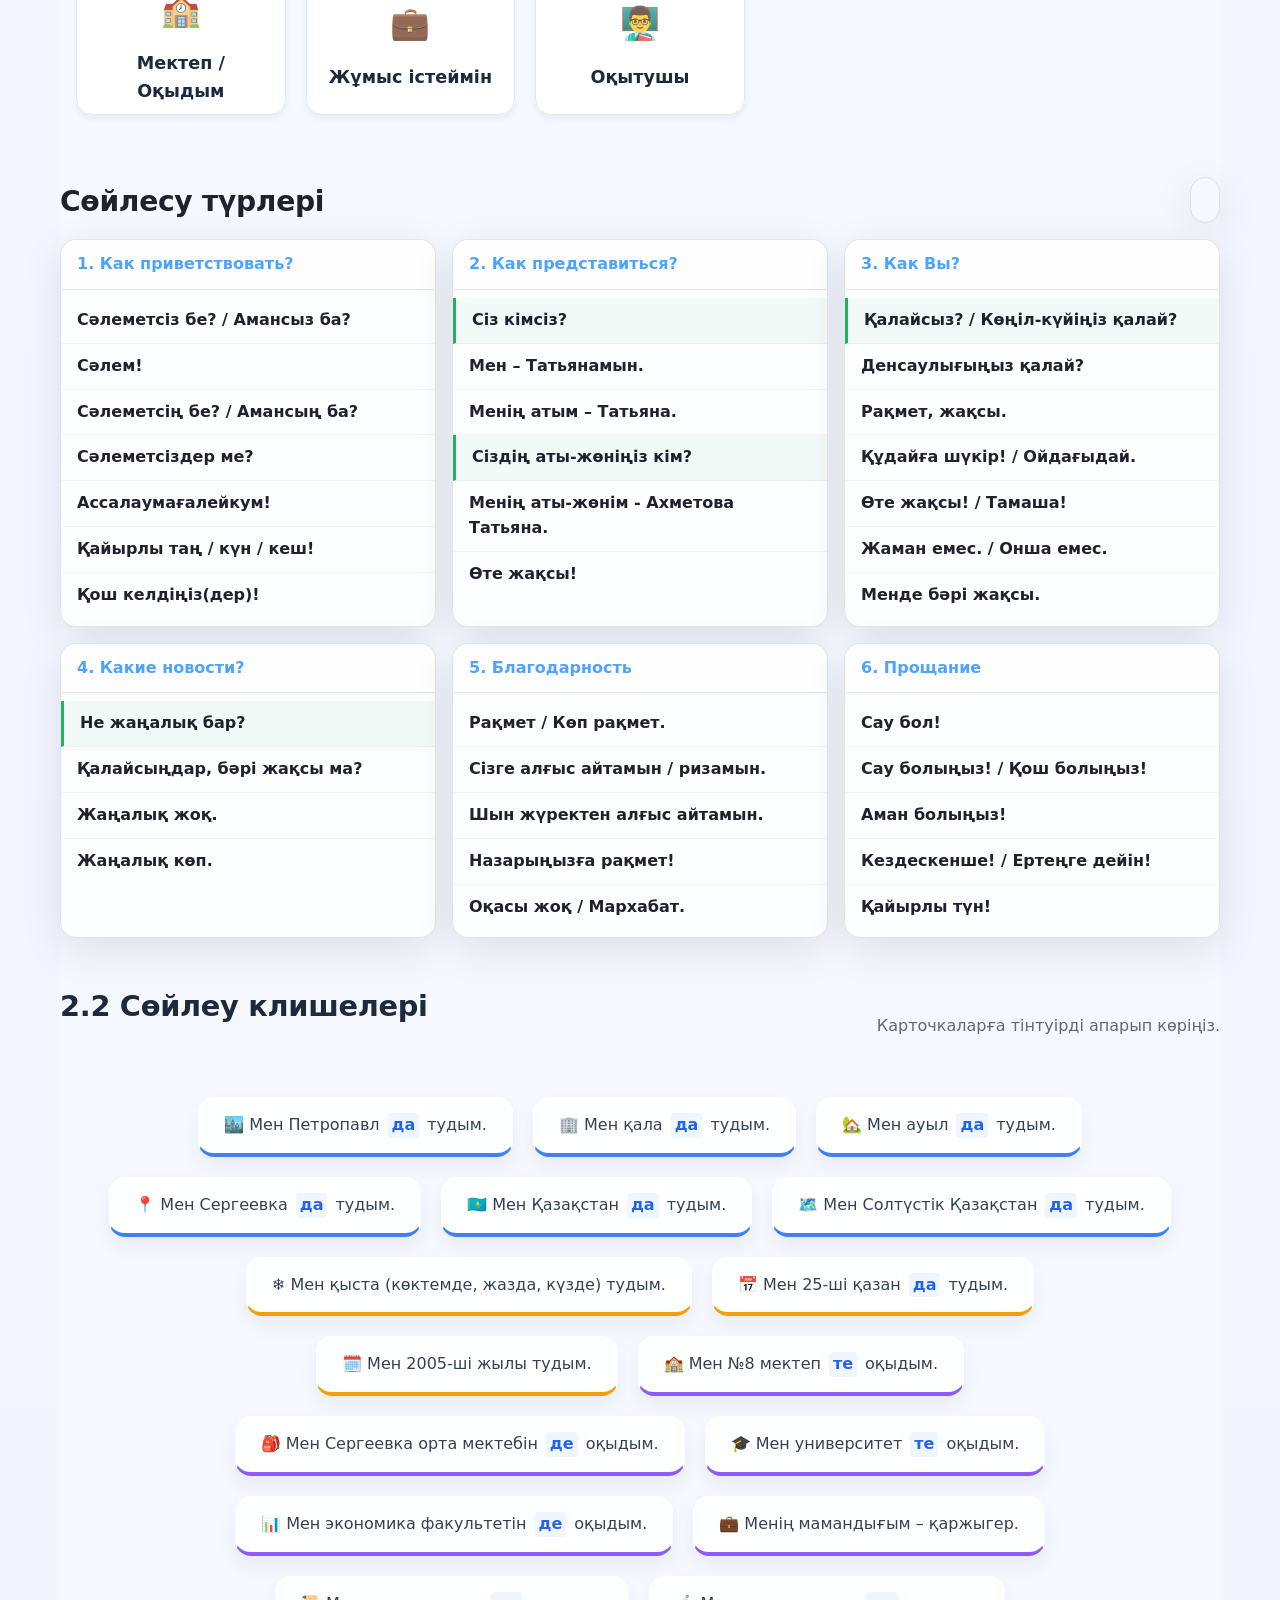
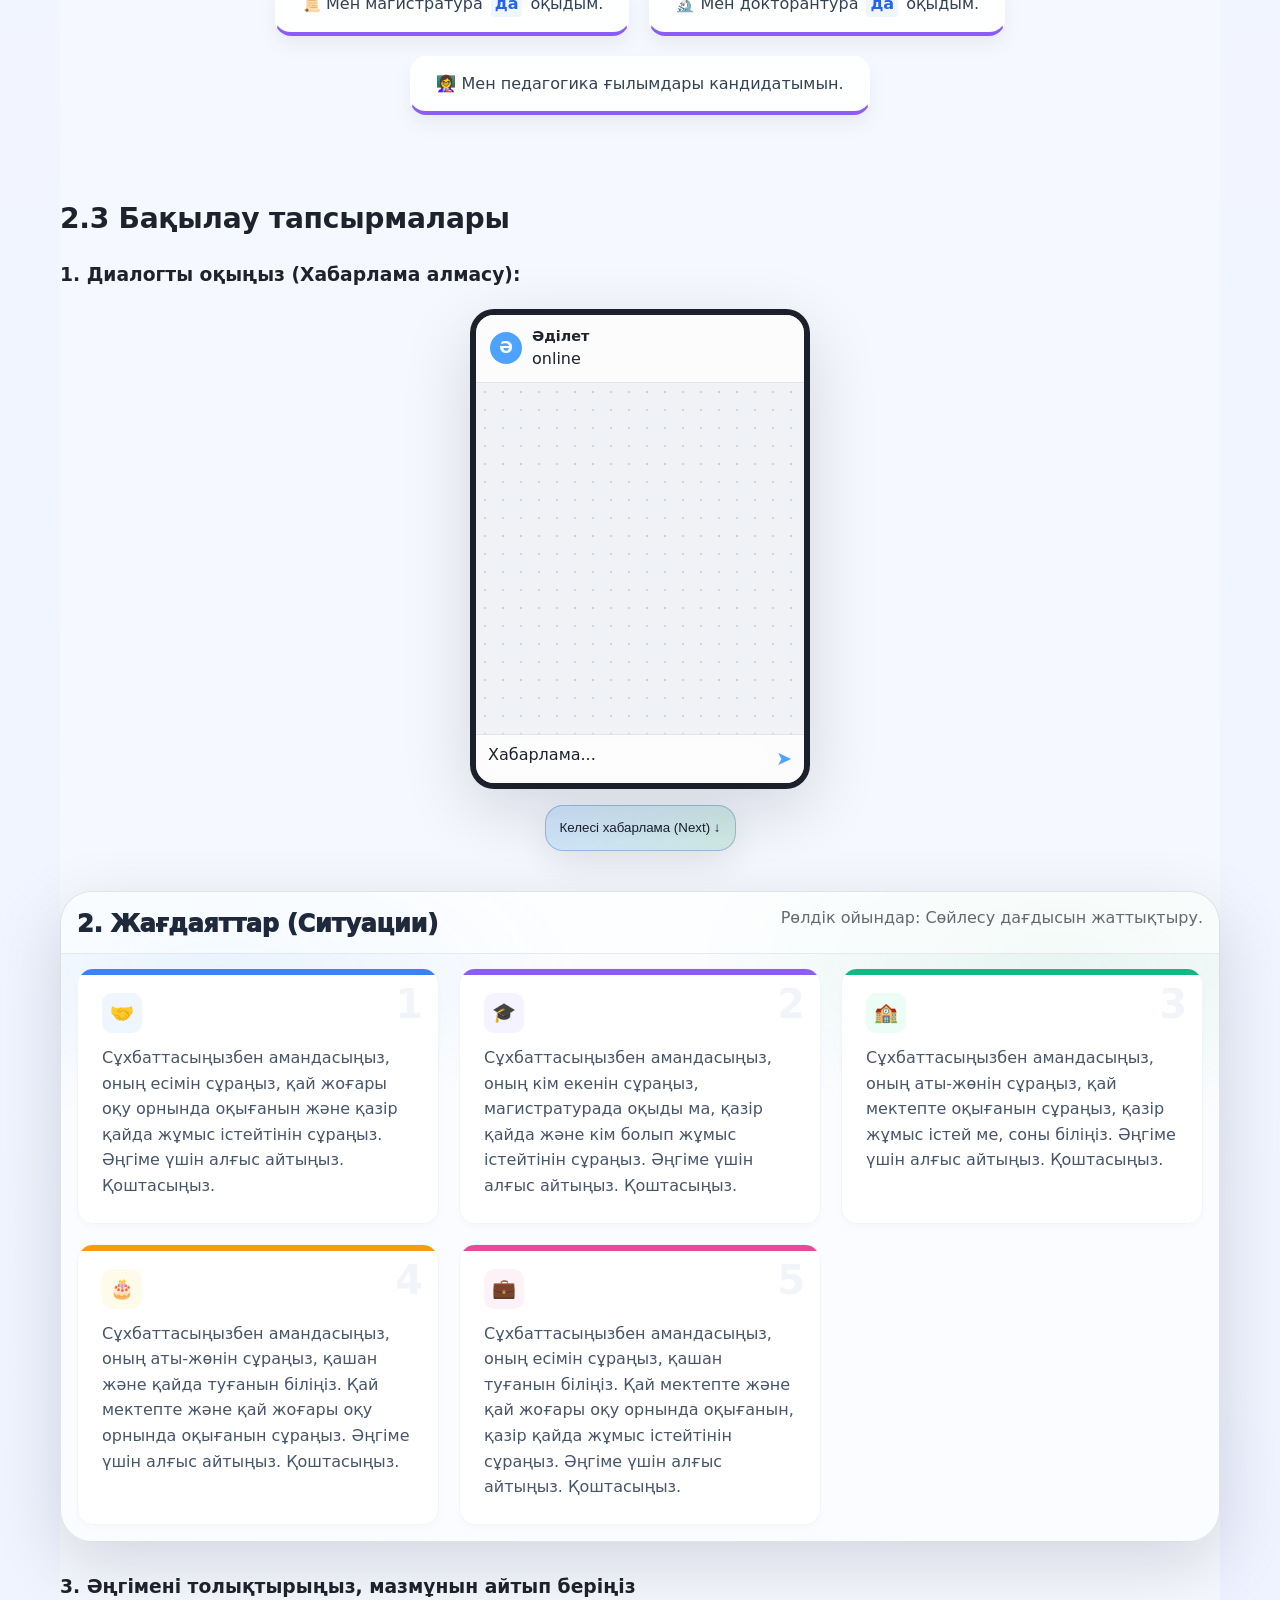
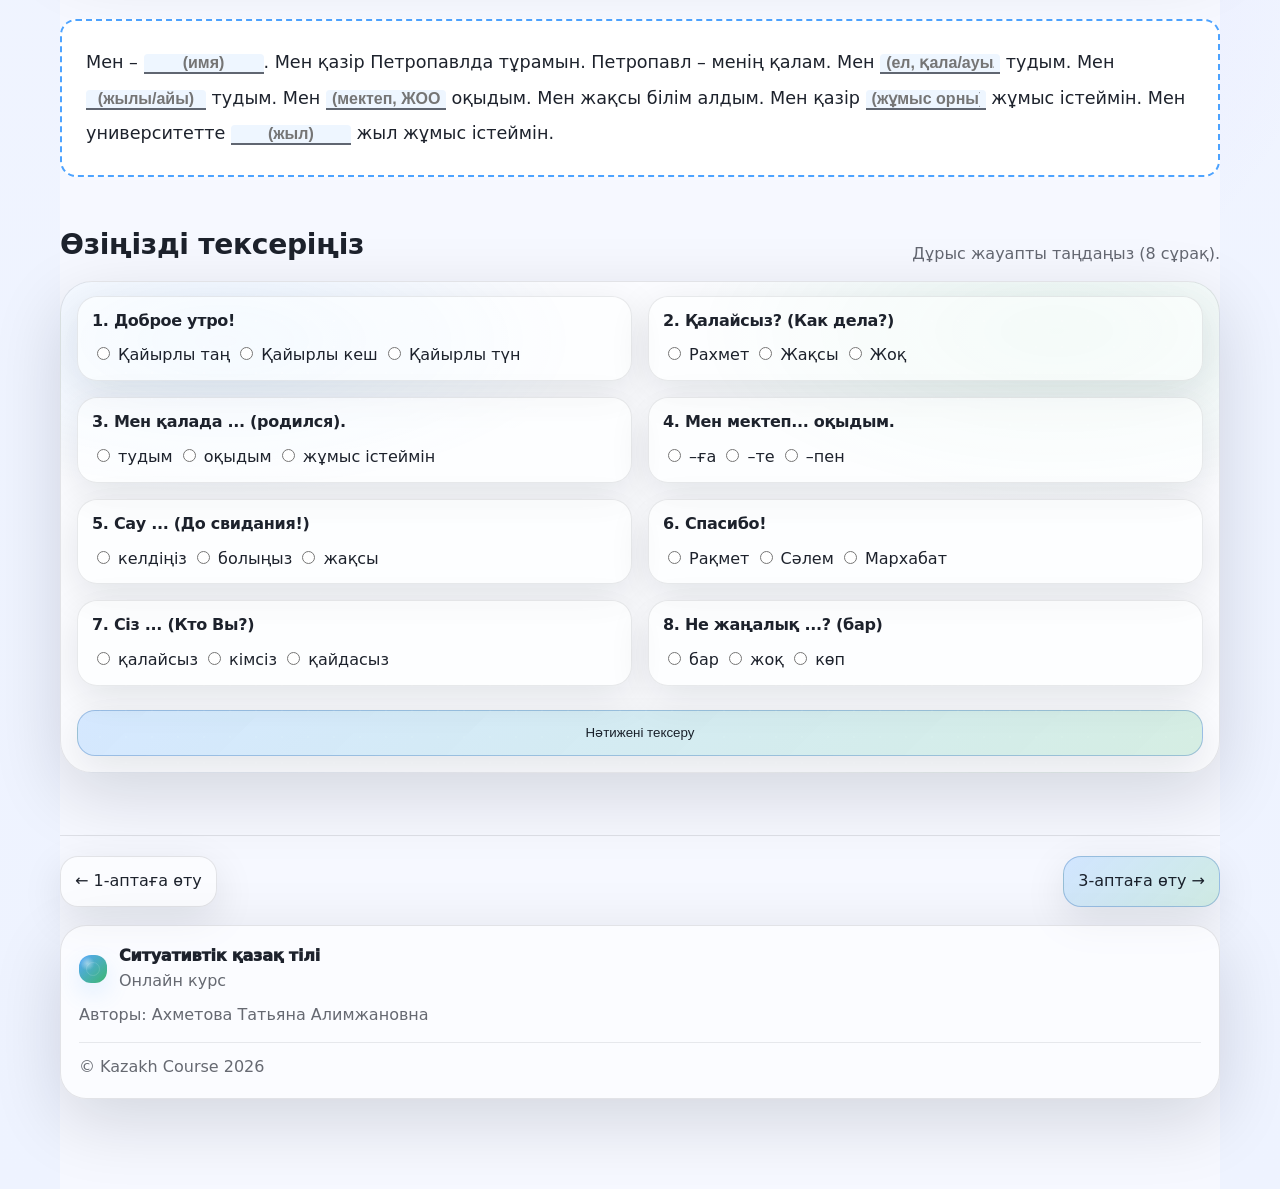
<file: week2.html>
<!doctype html>
<html lang="kk">
<head>
  <meta charset="utf-8" />
  <meta name="viewport" content="width=device-width, initial-scale=1" />
  <title>2-апта: Сәлемдесу. Танысу. Өмірбаян</title>
  <link rel="stylesheet" href="style.css" />
  <meta name="viewport" content="width=device-width, initial-scale=1" />

  <style>
    /* =========================================
       WEEK 2 SPECIFIC STYLES
       ========================================= */

    /* 1. LEXICON BANK (Сөздер тобы) */
    .lexiconBank { display: grid; gap: 20px; }
    .lexiconGroup { background: var(--surface); border: 1px solid var(--stroke); border-radius: 16px; padding: 16px; }
    .lexiconGroup__title { font-size: 0.9rem; text-transform: uppercase; color: var(--a); margin-bottom: 12px; font-weight: 800; }
    .wordChips { display: flex; flex-wrap: wrap; gap: 8px; }
    .wordChip { display: inline-flex; flex-direction: column; padding: 6px 12px; border-radius: 12px; background: color-mix(in oklab, var(--surface2) 50%, transparent); border: 1px solid var(--stroke); font-size: 0.95rem; transition: all 0.2s; }
    .wordChip:hover { background: var(--surface); border-color: var(--a); transform: translateY(-2px); }
    .wordChip__kz { font-weight: 700; color: var(--text); }
    .wordChip__ru { font-size: 0.8rem; color: var(--muted); margin-top: 2px; }

    /* 2. PHRASE CARDS (Сөйлесу түрлері) */
    .situationGrid {
      display: grid;
      grid-template-columns: repeat(auto-fill, minmax(280px, 1fr));
      gap: 16px;
      margin-top: 10px;
    }

    .phraseCard {
      background: var(--surface);
      border-radius: 16px;
      border: 1px solid var(--stroke);
      padding: 16px;
      transition: 0.3s;
      position: relative;
    }

    .phraseCard:hover {
      border-color: var(--b);
      box-shadow: var(--shadow-1);
      transform: translateY(-2px);
    }

    .phraseCard__kz { font-size: 1.1rem; font-weight: 800; margin-bottom: 6px; }
    
    /* Аударма стильдері */
    .phraseCard__ru { 
      font-size: 0.9rem; 
      color: var(--muted); 
      display: none; /* Бастапқыда жасырын */
      margin-top: 8px; 
      border-top: 1px dashed var(--stroke); 
      padding-top: 8px;
    }
    
    /* Түйме басылғанда осы класс қосылады */
    body.show-trans .phraseCard__ru { 
      display: block; 
      animation: slideDown 0.3s ease; 
    }

    /* 3. PATTERNS (Сөйлеу клишелері - Стикерлер) */
    .stickerCloud { display: flex; flex-wrap: wrap; gap: 10px; margin-top: 10px; }
    .sticker { display: inline-flex; align-items: center; gap: 8px; padding: 10px 16px; border-radius: 20px; font-size: 1rem; background: var(--surface); border: 1px solid var(--stroke); box-shadow: 0 2px 4px rgba(0,0,0,0.03); }
    .sticker:hover { transform: translateY(-2px); box-shadow: var(--shadow-1); }
    .sticker b { color: var(--a); font-weight: 800; }

    /* 4. PHONE CHAT (Компактный телефон) */
    .phoneWrapper { display: flex; flex-direction: column; align-items: center; margin: 20px 0; }
    .phoneMockup { width: 100%; max-width: 340px; height: 480px; background: #f0f2f5; border-radius: 24px; border: 6px solid var(--text); box-shadow: var(--shadow-2); display: flex; flex-direction: column; overflow: hidden; position: relative; }
    .phoneHead { background: var(--surface); padding: 10px 14px; border-bottom: 1px solid var(--stroke); display: flex; align-items: center; gap: 10px; z-index: 2; }
    .phoneHead__avatar { width: 32px; height: 32px; background: var(--a); color: white; border-radius: 50%; display: flex; align-items: center; justify-content: center; font-weight: bold; }
    .phoneHead__name { font-weight: 700; font-size: 0.9rem; }
    .phoneBody { flex: 1; padding: 14px; overflow-y: auto; display: flex; flex-direction: column; gap: 8px; background-image: radial-gradient(#cbd5e0 1px, transparent 1px); background-size: 18px 18px; }
    .msg { max-width: 85%; padding: 8px 12px; border-radius: 14px; font-size: 0.9rem; line-height: 1.4; animation: popIn 0.3s cubic-bezier(0.175, 0.885, 0.32, 1.275); }
    .msg--left { align-self: flex-start; background: white; border-bottom-left-radius: 2px; }
    .msg--right { align-self: flex-end; background: var(--a); color: white; border-bottom-right-radius: 2px; }
    .msg-hidden { display: none; }
    .phoneFooter { background: var(--surface); padding: 8px 12px; border-top: 1px solid var(--stroke); display: flex; align-items: center; gap: 8px; }
    .fakeInput { flex: 1; height: 32px; background: var(--surface2); border-radius: 16px; }

    /* 5. ROLE CARDS */
    .roleCard { background: var(--surface); border: 1px solid var(--stroke); border-radius: 16px; padding: 14px; margin-bottom: 10px; display: flex; gap: 12px; }
    .roleCard__num { min-width: 24px; height: 24px; background: var(--text); color: var(--bg); border-radius: 50%; display: flex; align-items: center; justify-content: center; font-weight: bold; font-size: 0.8rem; }

    /* 6. CONSTRUCTOR */
    .constructorBox { background: white; padding: 24px; border-radius: 16px; border: 2px dashed var(--a); font-size: 1.1rem; line-height: 2; }
    .inputBlank { border: none; border-bottom: 2px solid var(--muted); background: color-mix(in oklab, var(--a) 10%, white); color: var(--text); font-weight: bold; font-size: 1rem; padding: 0 6px; width: 120px; text-align: center; outline: none; border-radius: 4px 4px 0 0; }
    .inputBlank:focus { border-bottom-color: var(--b); background: color-mix(in oklab, var(--b) 10%, white); }

    /* 7. MINI GRID (Sidebar) */
    .miniGrid { display: grid; grid-template-columns: repeat(5, 1fr); gap: 8px; margin-top: 20px; }
    .miniCard { height: 36px; border-radius: 8px; border: 1px solid var(--stroke); display: flex; align-items: center; justify-content: center; text-decoration: none; color: var(--muted); font-weight: 700; font-size: 0.9rem; transition: all 0.2s; }
    .miniCard:hover { border-color: var(--stroke2); background: var(--surface2); color: var(--text); }

    /* 8. COMPACT TEST GRID */
    .compactGrid { display: grid; grid-template-columns: 1fr 1fr; gap: 16px; }
    .compactBlock { padding: 12px 14px !important; margin: 0 !important; }
    .compactTitle { font-size: 1rem !important; margin-bottom: 10px !important; font-weight: 700; }
    @media (max-width: 768px) { .compactGrid { grid-template-columns: 1fr; } }

    /* 9. NAV BOTTOM */
    .navBottom { display: flex; justify-content: space-between; align-items: center; width: 100%; margin-top: 30px; padding-top: 20px; border-top: 1px solid var(--stroke); }
    @media (max-width: 480px) { .navBottom { flex-direction: column; gap: 10px; } .navBottom .btn { width: 100%; } }

    @keyframes slideDown { from { opacity: 0; transform: translateY(-5px); } to { opacity: 1; transform: translateY(0); } }
    @keyframes popIn { from { opacity: 0; transform: translateY(10px) scale(0.9); } to { opacity: 1; transform: translateY(0) scale(1); } }
  /* =========================================
       COMPACT PHRASEBOOK (WEEK 2 UPDATE)
       ========================================= */
    
    /* Сетка 2 колонки */
    .phrasebookGrid {
      display: grid;
      grid-template-columns: repeat(auto-fill, minmax(320px, 1fr));
      gap: 16px;
      margin-top: 16px;
    }

    /* Блок группы */
    .phraseBlock {
      background: var(--surface);
      border: 1px solid var(--stroke);
      border-radius: 16px;
      overflow: hidden;
      box-shadow: var(--shadow-1);
    }

    /* Заголовок группы */
    .phraseBlock__head {
      background: color-mix(in oklab, var(--surface2) 60%, transparent);
      padding: 12px 16px;
      font-weight: 800;
      color: var(--a);
      border-bottom: 1px solid var(--stroke);
    }

    /* Список фраз */
    .phraseBlock__list {
      padding: 8px 0;
    }

    /* Строка фразы */
    .phraseRow {
      padding: 10px 16px;
      border-bottom: 1px solid color-mix(in oklab, var(--stroke) 40%, transparent);
      cursor: pointer;
      transition: background 0.2s;
    }
    
    .phraseRow:last-child { border-bottom: none; }
    .phraseRow:hover { background: var(--surface2); }

    /* Акцентные вопросы (слева полоска) */
    .phraseRow--accent {
      border-left: 3px solid var(--b);
      background: color-mix(in oklab, var(--b) 5%, transparent);
    }

    .phraseRow__kz {
      font-weight: 700;
      color: var(--text);
      font-size: 1rem;
    }

    /* Скрытый перевод */
    .phraseRow__ru {
      font-size: 0.85rem;
      color: var(--muted);
      margin-top: 4px;
      display: none; /* Скрыто */
    }

    /* Класс для показа перевода (Global via JS) */
    body.show-trans .phraseRow__ru {
      display: block;
      animation: fadeIn 0.3s ease;
    }

    @keyframes fadeIn {
      from { opacity: 0; transform: translateY(-2px); }
      to { opacity: 1; transform: translateY(0); }
    }
  </style>
</head>

<body data-page="week2">
  <header class="topbar">
    <div class="topbar__inner container">
      <div class="brand">
        <span class="brand__mark"></span>
        <div class="brand__text">
          <div class="brand__title">Ситуативтік қазақ тілі</div>
          <div class="brand__sub">Онлайн курс</div>
        </div>
      </div>
      <nav class="nav nav--weeks">
        <a class="nav__link" href="index.html">Басты</a>
        <a class="nav__link" href="week1.html">1</a>
        <a class="nav__link is-active" href="week2.html">2</a>
        <a class="nav__link" href="week3.html">3</a>
        <a class="nav__link" href="week4.html">4</a>
        <a class="nav__link" href="week5.html">5</a>
        <a class="nav__link" href="week6.html">6</a>
        <a class="nav__link" href="week7.html">7</a>
        <a class="nav__link" href="week8.html">8</a>
        <a class="nav__link" href="week9.html">9</a>
        <a class="nav__link" href="week10.html">10</a>
        <a class="nav__link" href="dictionary.html">Сөздік</a>
      </nav>
    </div>
  </header>

  <main id="main" class="container">
    
    <section class="hero reveal">
      <div class="hero__grid">
        <div>
          <div class="pill">
            <span class="pill__dot"></span> 2-АПТА
          </div>
          <h1 class="h1">СӘЛЕМДЕСУ. ТАНЫСУ. <span class="h1__accent">ӨМІРБАЯН</span></h1>
          <p class="lead">
            Мақсаты: Сәлем беру, танысу, жөн сұрасу, "Сіз кімсіз?", алғыс айту және қоштасу түрлерін үйрену.
          </p>
          <div class="hero__cta">
            <a class="btn btn--primary" href="#lexika">
              Бастау <span class="btn__arrow">↓</span>
            </a>
          </div>
        </div>

        <aside class="glassPanel reveal">
          <div class="glassPanel__top">
            <div class="glassPanel__badge">Прогресс</div>
            <div class="glassPanel__hint">2 / 10</div>
          </div>
          <div class="glassPanel__body">
            <div class="progress__bar">
              <span class="progress__fill" style="width: 20%"></span>
            </div>
            <div class="progress__note">Курстың 20% оқылды</div>
            
            <div class="miniGrid">
               <a class="miniCard" href="week1.html">1</a>
               <a class="miniCard" style="border-color:var(--a); background:rgba(77,163,255,0.1); color:var(--text); font-weight:800;" href="week2.html">2</a>
               <a class="miniCard" href="week3.html">3</a>
               <a class="miniCard" href="week4.html">4</a>
               <a class="miniCard" href="week5.html">5</a>
               <a class="miniCard" href="week6.html">6</a>
               <a class="miniCard" href="week7.html">7</a>
               <a class="miniCard" href="week8.html">8</a>
               <a class="miniCard" href="week9.html">9</a>
               <a class="miniCard" href="week10.html">10</a>
            </div>
          </div>
        </aside>
      </div>
    </section>

    <section id="lexika" class="section reveal">
      <div class="section__head">
        <h2 class="h2" style="font-size: 2rem; color: #1e293b;">2.1 Лексикалық минимум</h2>
        <p class="section__sub">Карточканы басып, сөздің аудармасын көріңіз.</p>
      </div>
    
      <style>
        /* CONTROL PANEL (TABS) */
        .filterNav {
          display: flex;
          flex-wrap: wrap;
          justify-content: center;
          gap: 10px;
          margin-bottom: 30px;
        }
    
        .filterBtn {
          background: #ffffff;
          border: 2px solid #e2e8f0;
          border-radius: 50px;
          padding: 10px 20px;
          font-weight: 700;
          color: #64748b;
          cursor: pointer;
          transition: all 0.3s ease;
          display: flex;
          align-items: center;
          gap: 8px;
        }
    
        .filterBtn:hover {
          background: #f1f5f9;
          transform: translateY(-2px);
        }
    
        .filterBtn.active {
          background: #3b82f6;
          color: white;
          border-color: #3b82f6;
          box-shadow: 0 4px 12px rgba(59, 130, 246, 0.3);
        }
    
        /* CARDS GRID */
        .flashcardGrid {
          display: grid;
          grid-template-columns: repeat(auto-fill, minmax(200px, 1fr));
          gap: 20px;
          perspective: 1000px; /* 3D effect */
        }
    
        /* FLIP CARD STYLES */
        .fCard {
          background: transparent;
          height: 140px; /* Fixed height */
          cursor: pointer;
        }
    
        .fCard-inner {
          position: relative;
          width: 100%;
          height: 100%;
          text-align: center;
          transition: transform 0.6s cubic-bezier(0.4, 0.2, 0.2, 1);
          transform-style: preserve-3d;
          border-radius: 16px;
          box-shadow: 0 4px 6px rgba(0,0,0,0.05);
        }
    
        .fCard.flipped .fCard-inner {
          transform: rotateY(180deg);
        }
    
        /* Front & Back Common */
        .fFront, .fBack {
          position: absolute;
          width: 100%;
          height: 100%;
          -webkit-backface-visibility: hidden;
          backface-visibility: hidden;
          border-radius: 16px;
          display: flex;
          flex-direction: column;
          align-items: center;
          justify-content: center;
          padding: 15px;
          border: 1px solid #e2e8f0;
        }
    
        /* FRONT (Kazakh) */
        .fFront {
          background: #ffffff;
          color: #1e293b;
        }
        .fWordKz {
          font-size: 1.1rem;
          font-weight: 800;
          margin-top: 10px;
        }
        .fIcon {
          font-size: 2rem;
          margin-bottom: 5px;
          opacity: 0.8;
        }
    
        /* BACK (Russian) */
        .fBack {
          background: #eff6ff; /* Light Blue */
          color: #1d4ed8;
          transform: rotateY(180deg);
          border-color: #bfdbfe;
        }
        .fWordRu {
          font-size: 1rem;
          font-weight: 600;
        }
        
        /* Animation for filtering */
        @keyframes popIn {
          0% { opacity: 0; transform: scale(0.8); }
          100% { opacity: 1; transform: scale(1); }
        }
        .fCard.animate {
          animation: popIn 0.4s ease forwards;
        }
    
      </style>
    
      <div class="weekSection__body">
        
        <div class="filterNav">
          <button class="filterBtn active" onclick="filterCards('all')">✨ Барлығы</button>
          <button class="filterBtn" onclick="filterCards('cat1')">👋 Сәлемдесу</button>
          <button class="filterBtn" onclick="filterCards('cat2')">⏰ Уақыт</button>
          <button class="filterBtn" onclick="filterCards('cat3')">🤝 Әдептілік</button>
          <button class="filterBtn" onclick="filterCards('cat4')">🏡 Үй/Қонақ</button>
          <button class="filterBtn" onclick="filterCards('cat5')">📝 Өмірбаян</button>
        </div>
    
        <div class="flashcardGrid" id="cardContainer">
          
          <div class="fCard" data-cat="cat1" onclick="flip(this)">
            <div class="fCard-inner">
              <div class="fFront"><div class="fIcon">👤</div><div class="fWordKz">Ат / Есім</div></div>
              <div class="fBack"><div class="fWordRu">Имя</div></div>
            </div>
          </div>
          <div class="fCard" data-cat="cat1" onclick="flip(this)">
            <div class="fCard-inner">
              <div class="fFront"><div class="fIcon">👋</div><div class="fWordKz">Сәлем</div></div>
              <div class="fBack"><div class="fWordRu">Привет</div></div>
            </div>
          </div>
          <div class="fCard" data-cat="cat1" onclick="flip(this)">
            <div class="fCard-inner">
              <div class="fFront"><div class="fIcon">❓</div><div class="fWordKz">Хал-жағдай</div></div>
              <div class="fBack"><div class="fWordRu">Дела (Как дела?)</div></div>
            </div>
          </div>
          <div class="fCard" data-cat="cat1" onclick="flip(this)">
            <div class="fCard-inner">
              <div class="fFront"><div class="fIcon">🩺</div><div class="fWordKz">Денсаулық</div></div>
              <div class="fBack"><div class="fWordRu">Здоровье</div></div>
            </div>
          </div>
          <div class="fCard" data-cat="cat1" onclick="flip(this)">
            <div class="fCard-inner">
              <div class="fFront"><div class="fIcon">😊</div><div class="fWordKz">Көңіл-күй</div></div>
              <div class="fBack"><div class="fWordRu">Настроение</div></div>
            </div>
          </div>
          <div class="fCard" data-cat="cat1" onclick="flip(this)">
            <div class="fCard-inner">
              <div class="fFront"><div class="fIcon">👍</div><div class="fWordKz">Жақсы / Өте жақсы</div></div>
              <div class="fBack"><div class="fWordRu">Хорошо / Отлично</div></div>
            </div>
          </div>
          <div class="fCard" data-cat="cat1" onclick="flip(this)">
            <div class="fCard-inner">
              <div class="fFront"><div class="fIcon">😐</div><div class="fWordKz">Жаман емес</div></div>
              <div class="fBack"><div class="fWordRu">Неплохо</div></div>
            </div>
          </div>
          <div class="fCard" data-cat="cat1" onclick="flip(this)">
            <div class="fCard-inner">
              <div class="fFront"><div class="fIcon">📰</div><div class="fWordKz">Жаңалық</div></div>
              <div class="fBack"><div class="fWordRu">Новости</div></div>
            </div>
          </div>
          <div class="fCard" data-cat="cat1" onclick="flip(this)">
            <div class="fCard-inner">
              <div class="fFront"><div class="fIcon">➕</div><div class="fWordKz">Көп</div></div>
              <div class="fBack"><div class="fWordRu">Много</div></div>
            </div>
          </div>
          <div class="fCard" data-cat="cat1" onclick="flip(this)">
            <div class="fCard-inner">
              <div class="fFront"><div class="fIcon">❌</div><div class="fWordKz">Жоқ</div></div>
              <div class="fBack"><div class="fWordRu">Нет</div></div>
            </div>
          </div>
    
          <div class="fCard" data-cat="cat2" onclick="flip(this)">
            <div class="fCard-inner">
              <div class="fFront"><div class="fIcon">🌅</div><div class="fWordKz">Таң</div></div>
              <div class="fBack"><div class="fWordRu">Утро</div></div>
            </div>
          </div>
          <div class="fCard" data-cat="cat2" onclick="flip(this)">
            <div class="fCard-inner">
              <div class="fFront"><div class="fIcon">☀️</div><div class="fWordKz">Күн</div></div>
              <div class="fBack"><div class="fWordRu">День</div></div>
            </div>
          </div>
          <div class="fCard" data-cat="cat2" onclick="flip(this)">
            <div class="fCard-inner">
              <div class="fFront"><div class="fIcon">🌇</div><div class="fWordKz">Кеш</div></div>
              <div class="fBack"><div class="fWordRu">Вечер</div></div>
            </div>
          </div>
          <div class="fCard" data-cat="cat2" onclick="flip(this)">
            <div class="fCard-inner">
              <div class="fFront"><div class="fIcon">❄️</div><div class="fWordKz">Қыс</div></div>
              <div class="fBack"><div class="fWordRu">Зима</div></div>
            </div>
          </div>
          <div class="fCard" data-cat="cat2" onclick="flip(this)">
            <div class="fCard-inner">
              <div class="fFront"><div class="fIcon">🌱</div><div class="fWordKz">Көктем</div></div>
              <div class="fBack"><div class="fWordRu">Весна</div></div>
            </div>
          </div>
          <div class="fCard" data-cat="cat2" onclick="flip(this)">
            <div class="fCard-inner">
              <div class="fFront"><div class="fIcon">🌻</div><div class="fWordKz">Жаз</div></div>
              <div class="fBack"><div class="fWordRu">Лето</div></div>
            </div>
          </div>
          <div class="fCard" data-cat="cat2" onclick="flip(this)">
            <div class="fCard-inner">
              <div class="fFront"><div class="fIcon">🍂</div><div class="fWordKz">Күз</div></div>
              <div class="fBack"><div class="fWordRu">Осень</div></div>
            </div>
          </div>
    
          <div class="fCard" data-cat="cat3" onclick="flip(this)">
            <div class="fCard-inner">
              <div class="fFront"><div class="fIcon">🙏</div><div class="fWordKz">Рахмет / Ризамын</div></div>
              <div class="fBack"><div class="fWordRu">Спасибо / Благодарю</div></div>
            </div>
          </div>
          <div class="fCard" data-cat="cat3" onclick="flip(this)">
            <div class="fCard-inner">
              <div class="fFront"><div class="fIcon">❤️</div><div class="fWordKz">Шың жүректен</div></div>
              <div class="fBack"><div class="fWordRu">От всей души</div></div>
            </div>
          </div>
          <div class="fCard" data-cat="cat3" onclick="flip(this)">
            <div class="fCard-inner">
              <div class="fFront"><div class="fIcon">🎁</div><div class="fWordKz">Тілек</div></div>
              <div class="fBack"><div class="fWordRu">Пожелание</div></div>
            </div>
          </div>
          <div class="fCard" data-cat="cat3" onclick="flip(this)">
            <div class="fCard-inner">
              <div class="fFront"><div class="fIcon">💁</div><div class="fWordKz">Мархабат / Оқасы жоқ</div></div>
              <div class="fBack"><div class="fWordRu">Пожалуйста / Не за что</div></div>
            </div>
          </div>
          <div class="fCard" data-cat="cat3" onclick="flip(this)">
            <div class="fCard-inner">
              <div class="fFront"><div class="fIcon">👋</div><div class="fWordKz">Сау болыңыз</div></div>
              <div class="fBack"><div class="fWordRu">До свидания</div></div>
            </div>
          </div>
    
          <div class="fCard" data-cat="cat4" onclick="flip(this)">
            <div class="fCard-inner">
              <div class="fFront"><div class="fIcon">👑</div><div class="fWordKz">Төр</div></div>
              <div class="fBack"><div class="fWordRu">Почетное место</div></div>
            </div>
          </div>
          <div class="fCard" data-cat="cat4" onclick="flip(this)">
            <div class="fCard-inner">
              <div class="fFront"><div class="fIcon">🚪</div><div class="fWordKz">Төрлетіңіз</div></div>
              <div class="fBack"><div class="fWordRu">Проходите (на почетное место)</div></div>
            </div>
          </div>
          <div class="fCard" data-cat="cat4" onclick="flip(this)">
            <div class="fCard-inner">
              <div class="fFront"><div class="fIcon">🛖</div><div class="fWordKz">Шаңырақ</div></div>
              <div class="fBack"><div class="fWordRu">Дом, очаг</div></div>
            </div>
          </div>
          <div class="fCard" data-cat="cat4" onclick="flip(this)">
            <div class="fCard-inner">
              <div class="fFront"><div class="fIcon">🍽️</div><div class="fWordKz">Дастархан</div></div>
              <div class="fBack"><div class="fWordRu">Накрытый стол</div></div>
            </div>
          </div>
          <div class="fCard" data-cat="cat4" onclick="flip(this)">
            <div class="fCard-inner">
              <div class="fFront"><div class="fIcon">☕</div><div class="fWordKz">Қонақ</div></div>
              <div class="fBack"><div class="fWordRu">Гость</div></div>
            </div>
          </div>
          <div class="fCard" data-cat="cat4" onclick="flip(this)">
            <div class="fCard-inner">
              <div class="fFront"><div class="fIcon">👴</div><div class="fWordKz">Үлкендер</div></div>
              <div class="fBack"><div class="fWordRu">Старшие</div></div>
            </div>
          </div>
    
          <div class="fCard" data-cat="cat5" onclick="flip(this)">
            <div class="fCard-inner">
              <div class="fFront"><div class="fIcon">🏙️</div><div class="fWordKz">Қала / Ауыл</div></div>
              <div class="fBack"><div class="fWordRu">Город / Село</div></div>
            </div>
          </div>
          <div class="fCard" data-cat="cat5" onclick="flip(this)">
            <div class="fCard-inner">
              <div class="fFront"><div class="fIcon">👶</div><div class="fWordKz">Тудым</div></div>
              <div class="fBack"><div class="fWordRu">Родился</div></div>
            </div>
          </div>
          <div class="fCard" data-cat="cat5" onclick="flip(this)">
            <div class="fCard-inner">
              <div class="fFront"><div class="fIcon">🏫</div><div class="fWordKz">Мектеп / Оқыдым</div></div>
              <div class="fBack"><div class="fWordRu">Школа / Учился</div></div>
            </div>
          </div>
          <div class="fCard" data-cat="cat5" onclick="flip(this)">
            <div class="fCard-inner">
              <div class="fFront"><div class="fIcon">💼</div><div class="fWordKz">Жұмыс істеймін</div></div>
              <div class="fBack"><div class="fWordRu">Работал</div></div>
            </div>
          </div>
          <div class="fCard" data-cat="cat5" onclick="flip(this)">
            <div class="fCard-inner">
              <div class="fFront"><div class="fIcon">👨‍🏫</div><div class="fWordKz">Оқытушы</div></div>
              <div class="fBack"><div class="fWordRu">Преподаватель</div></div>
            </div>
          </div>
    
        </div>
      </div>
    
      <script>
        function flip(card) {
          card.classList.toggle('flipped');
        }
    
        function filterCards(category) {
          const allCards = document.querySelectorAll('.fCard');
          const allBtns = document.querySelectorAll('.filterBtn');
    
          // Update Buttons
          allBtns.forEach(btn => {
            btn.classList.remove('active');
            if (btn.getAttribute('onclick').includes(category)) {
              btn.classList.add('active');
            }
          });
    
          // Filter Logic with Animation
          allCards.forEach(card => {
            // Reset state
            card.classList.remove('animate');
            card.style.display = 'none';
    
            if (category === 'all' || card.getAttribute('data-cat') === category) {
              card.style.display = 'block';
              // Trigger reflow for animation
              void card.offsetWidth;
              card.classList.add('animate');
            }
          });
        }
      </script>
    </section>

    <section class="section reveal">
      <div class="section__head">
        <h2 class="h2">Сөйлесу түрлері</h2>
        <button class="btn btn--ghost" id="transBtn" onclick="toggleTranslations()">
        </button>
      </div>

      <div class="phrasebookGrid">
        
        <div class="phraseBlock">
          <div class="phraseBlock__head">1. Как приветствовать?</div>
          <div class="phraseBlock__list">
            <div class="phraseRow">
              <div class="phraseRow__kz">Сәлеметсiз бе? / Амансыз ба?</div>
              <div class="phraseRow__ru">Здравствуйте! (вежливая форма)</div>
            </div>
            <div class="phraseRow">
              <div class="phraseRow__kz">Сәлем!</div>
              <div class="phraseRow__ru">Привет!</div>
            </div>
            <div class="phraseRow">
              <div class="phraseRow__kz">Сәлеметсің бе? / Амансың ба?</div>
              <div class="phraseRow__ru">Здравствуй!</div>
            </div>
            <div class="phraseRow">
              <div class="phraseRow__kz">Сәлеметсiздер ме?</div>
              <div class="phraseRow__ru">Здравствуйте! (мн.ч.)</div>
            </div>
            <div class="phraseRow">
              <div class="phraseRow__kz">Ассалаумағалейкум!</div>
              <div class="phraseRow__ru">Приветствие для мужчин</div>
            </div>
            <div class="phraseRow">
              <div class="phraseRow__kz">Қайырлы таң / күн / кеш!</div>
              <div class="phraseRow__ru">Доброе утро / день / вечер!</div>
            </div>
            <div class="phraseRow">
              <div class="phraseRow__kz">Қош келдіңіз(дер)!</div>
              <div class="phraseRow__ru">Добро пожаловать!</div>
            </div>
          </div>
        </div>

        <div class="phraseBlock">
          <div class="phraseBlock__head">2. Как представиться?</div>
          <div class="phraseBlock__list">
            <div class="phraseRow phraseRow--accent">
              <div class="phraseRow__kz">Сіз кімсіз?</div>
              <div class="phraseRow__ru">Кто Вы? / Представьтесь</div>
            </div>
            <div class="phraseRow">
              <div class="phraseRow__kz">Мен – Татьянамын.</div>
              <div class="phraseRow__ru">Я - Татьяна.</div>
            </div>
            <div class="phraseRow">
              <div class="phraseRow__kz">Менің атым – Татьяна.</div>
              <div class="phraseRow__ru">Меня зовут Татьяна.</div>
            </div>
            <div class="phraseRow phraseRow--accent">
              <div class="phraseRow__kz">Сіздің аты-жөніңіз кім?</div>
              <div class="phraseRow__ru">Как Вас зовут?</div>
            </div>
            <div class="phraseRow">
              <div class="phraseRow__kz">Менің аты-жөнім - Ахметова Татьяна.</div>
              <div class="phraseRow__ru">Меня зовут Ахметова Татьяна.</div>
            </div>
            <div class="phraseRow">
              <div class="phraseRow__kz">Өте жақсы!</div>
              <div class="phraseRow__ru">Очень приятно!</div>
            </div>
          </div>
        </div>

        <div class="phraseBlock">
          <div class="phraseBlock__head">3. Как Вы?</div>
          <div class="phraseBlock__list">
            <div class="phraseRow phraseRow--accent">
              <div class="phraseRow__kz">Қалайсыз? / Көңіл-күйіңіз қалай?</div>
              <div class="phraseRow__ru">Как Ваши дела? / Как настроение?</div>
            </div>
            <div class="phraseRow">
              <div class="phraseRow__kz">Денсаулығыңыз қалай?</div>
              <div class="phraseRow__ru">Как Ваше здоровье?</div>
            </div>
            <div class="phraseRow">
              <div class="phraseRow__kz">Рақмет, жақсы.</div>
              <div class="phraseRow__ru">Спасибо, хорошо.</div>
            </div>
            <div class="phraseRow">
              <div class="phraseRow__kz">Құдайға шүкір! / Ойдағыдай.</div>
              <div class="phraseRow__ru">Слава богу! / Все в порядке.</div>
            </div>
            <div class="phraseRow">
              <div class="phraseRow__kz">Өте жақсы! / Тамаша!</div>
              <div class="phraseRow__ru">Очень хорошо! / Отлично!</div>
            </div>
            <div class="phraseRow">
              <div class="phraseRow__kz">Жаман емес. / Онша емес.</div>
              <div class="phraseRow__ru">Неплохо. / Не очень.</div>
            </div>
            <div class="phraseRow">
              <div class="phraseRow__kz">Менде бәрі жақсы.</div>
              <div class="phraseRow__ru">У меня все хорошо.</div>
            </div>
          </div>
        </div>

        <div class="phraseBlock">
          <div class="phraseBlock__head">4. Какие новости?</div>
          <div class="phraseBlock__list">
            <div class="phraseRow phraseRow--accent">
              <div class="phraseRow__kz">Не жаңалық бар?</div>
              <div class="phraseRow__ru">Что нового?</div>
            </div>
            <div class="phraseRow">
              <div class="phraseRow__kz">Қалайсыңдар, бәрі жақсы ма?</div>
              <div class="phraseRow__ru">Как вы, все хорошо?</div>
            </div>
            <div class="phraseRow">
              <div class="phraseRow__kz">Жаңалық жоқ.</div>
              <div class="phraseRow__ru">Новостей нет.</div>
            </div>
            <div class="phraseRow">
              <div class="phraseRow__kz">Жаңалық көп.</div>
              <div class="phraseRow__ru">Новостей много.</div>
            </div>
          </div>
        </div>

        <div class="phraseBlock">
          <div class="phraseBlock__head">5. Благодарность</div>
          <div class="phraseBlock__list">
            <div class="phraseRow">
              <div class="phraseRow__kz">Рақмет / Көп рақмет.</div>
              <div class="phraseRow__ru">Спасибо / Большое спасибо.</div>
            </div>
            <div class="phraseRow">
              <div class="phraseRow__kz">Сізге алғыс айтамын / ризамын.</div>
              <div class="phraseRow__ru">Благодарю Вас / Признателен Вам.</div>
            </div>
            <div class="phraseRow">
              <div class="phraseRow__kz">Шын жүректен алғыс айтамын.</div>
              <div class="phraseRow__ru">Искренне благодарю.</div>
            </div>
            <div class="phraseRow">
              <div class="phraseRow__kz">Назарыңызға рақмет!</div>
              <div class="phraseRow__ru">Спасибо за внимание!</div>
            </div>
            <div class="phraseRow">
              <div class="phraseRow__kz">Оқасы жоқ / Мархабат.</div>
              <div class="phraseRow__ru">Не за что / Пожалуйста.</div>
            </div>
          </div>
        </div>

        <div class="phraseBlock">
          <div class="phraseBlock__head">6. Прощание</div>
          <div class="phraseBlock__list">
            <div class="phraseRow">
              <div class="phraseRow__kz">Сау бол!</div>
              <div class="phraseRow__ru">Пока! До свидания!</div>
            </div>
            <div class="phraseRow">
              <div class="phraseRow__kz">Сау болыңыз! / Қош болыңыз!</div>
              <div class="phraseRow__ru">До свидания (Вы).</div>
            </div>
            <div class="phraseRow">
              <div class="phraseRow__kz">Аман болыңыз!</div>
              <div class="phraseRow__ru">Будьте здоровы!</div>
            </div>
            <div class="phraseRow">
              <div class="phraseRow__kz">Кездескенше! / Ертеңге дейін!</div>
              <div class="phraseRow__ru">До встречи! / До завтра!</div>
            </div>
            <div class="phraseRow">
              <div class="phraseRow__kz">Қайырлы түн!</div>
              <div class="phraseRow__ru">Спокойной ночи!</div>
            </div>
          </div>
        </div>

      </div>
    </section>

    <section class="section reveal">
      <div class="section__head">
        <h2 class="h2" style="font-size: 1.8rem; color: #1e293b; margin-bottom: 10px;">2.2 Сөйлеу клишелері</h2>
        <p class="section__sub">Карточкаларға тінтуірді апарып көріңіз.</p>
      </div>
    
      <style>
        /* 3D STAGE */
        .stickerCloud {
          display: flex;
          flex-wrap: wrap;
          justify-content: center;
          gap: 20px;
          padding: 20px;
          perspective: 1000px; /* 3D Perspective */
        }
    
        /* CARD STYLE */
        .sticker {
          background: rgba(255, 255, 255, 0.9);
          padding: 15px 25px;
          border-radius: 16px;
          font-size: 1rem;
          color: #334155;
          box-shadow: 0 10px 20px rgba(0,0,0,0.05), 0 2px 5px rgba(0,0,0,0.02);
          border: 1px solid rgba(255,255,255,0.8);
          cursor: default;
          transition: all 0.1s ease-out; /* Smooth JS movement */
          position: relative;
          overflow: hidden;
          
          /* Idle Animation */
          animation: floatIdle 6s ease-in-out infinite;
        }
    
        /* Randomize animation delays for organic look */
        .sticker:nth-child(2n) { animation-delay: 1s; }
        .sticker:nth-child(3n) { animation-delay: 2s; }
        .sticker:nth-child(5n) { animation-delay: 0.5s; }
    
        /* Highlight Suffixes */
        .sticker b {
          color: #2563eb;
          font-weight: 800;
          background: #eff6ff;
          padding: 0 4px;
          border-radius: 4px;
        }
    
        /* CATEGORY BORDERS (Visual Grouping) */
        /* Location (Blue) */
        .sticker:nth-child(-n+6) { border-bottom: 4px solid #3b82f6; }
        /* Time (Orange) */
        .sticker:nth-child(n+7):nth-child(-n+9) { border-bottom: 4px solid #f59e0b; }
        /* Education/Work (Purple) */
        .sticker:nth-child(n+10) { border-bottom: 4px solid #8b5cf6; }
    
        /* SHINE EFFECT */
        .sticker::before {
          content: "";
          position: absolute;
          top: 0; left: -100%;
          width: 50%; height: 100%;
          background: linear-gradient(to right, transparent, rgba(255,255,255,0.8), transparent);
          transform: skewX(-25deg);
          transition: 0.5s;
        }
        .sticker:hover::before { left: 150%; transition: 0.7s; }
    
        /* STOP ANIMATION ON HOVER */
        .sticker:hover {
          animation-play-state: paused;
          z-index: 10;
          background: #ffffff;
        }
    
        /* KEYFRAMES */
        @keyframes floatIdle {
          0%, 100% { transform: translateY(0); }
          50% { transform: translateY(-8px); }
        }
      </style>
    
      <div class="weekSection__body">
        <div class="stickerCloud" id="tiltContainer">
          <div class="sticker" data-tilt>🏙️ Мен Петропавл<b>да</b> тудым.</div>
          <div class="sticker" data-tilt>🏢 Мен қала<b>да</b> тудым.</div>
          <div class="sticker" data-tilt>🏡 Мен ауыл<b>да</b> тудым.</div>
          <div class="sticker" data-tilt>📍 Мен Сергеевка<b>да</b> тудым.</div>
          <div class="sticker" data-tilt>🇰🇿 Мен Қазақстан<b>да</b> тудым.</div>
          <div class="sticker" data-tilt>🗺️ Мен Солтүстік Қазақстан<b>да</b> тудым.</div>
          
          <div class="sticker" data-tilt>❄️ Мен қыста (көктемде, жазда, күзде) тудым.</div>
          <div class="sticker" data-tilt>📅 Мен 25-ші қазан<b>да</b> тудым.</div>
          <div class="sticker" data-tilt>🗓️ Мен 2005-ші жылы тудым.</div>
          
          <div class="sticker" data-tilt>🏫 Мен №8 мектеп<b>те</b> оқыдым.</div>
          <div class="sticker" data-tilt>🎒 Мен Сергеевка орта мектебін<b>де</b> оқыдым.</div>
          <div class="sticker" data-tilt>🎓 Мен университет<b>те</b> оқыдым.</div>
          <div class="sticker" data-tilt>📊 Мен экономика факультетін<b>де</b> оқыдым.</div>
          <div class="sticker" data-tilt>💼 Менің мамандығым – қаржыгер.</div>
          <div class="sticker" data-tilt>📜 Мен магистратура<b>да</b> оқыдым.</div>
          <div class="sticker" data-tilt>🔬 Мен докторантура<b>да</b> оқыдым.</div>
          <div class="sticker" data-tilt>👩‍🏫 Мен педагогика ғылымдары кандидатымын.</div>
        </div>
      </div>
    
      <script>
        // 3D TILT EFFECT LOGIC
        document.addEventListener('DOMContentLoaded', () => {
          const cards = document.querySelectorAll('[data-tilt]');
    
          cards.forEach(card => {
            card.addEventListener('mousemove', (e) => {
              const rect = card.getBoundingClientRect();
              const x = e.clientX - rect.left; // Mouse X inside element
              const y = e.clientY - rect.top;  // Mouse Y inside element
              
              // Calculate center
              const centerX = rect.width / 2;
              const centerY = rect.height / 2;
              
              // Calculate tilt values (max rotation 15deg)
              const rotateX = ((y - centerY) / centerY) * -15; 
              const rotateY = ((x - centerX) / centerX) * 15;
    
              // Apply transform
              card.style.transform = `perspective(1000px) rotateX(${rotateX}deg) rotateY(${rotateY}deg) scale(1.05)`;
            });
    
            card.addEventListener('mouseleave', () => {
              // Reset transform
              card.style.transform = 'perspective(1000px) rotateX(0) rotateY(0) scale(1)';
            });
          });
        });
      </script>
    </section>

    <section class="section reveal">
      <div class="section__head">
        <h2 class="h2">2.3 Бақылау тапсырмалары</h2>
      </div>

      <h3 class="h3">1. Диалогты оқыңыз (Хабарлама алмасу):</h3>
      <div class="phoneWrapper">
        <div class="phoneMockup">
          <div class="phoneHead">
            <div class="phoneHead__avatar">Ә</div>
            <div class="phoneHead__info">
              <div class="phoneHead__name">Әділет</div>
              <div class="phoneHead__status">online</div>
            </div>
          </div>
          <div class="phoneBody" id="chatScrollArea">
            <div class="msg msg--left msg-hidden">Сәлеметсіз бе?</div>
            <div class="msg msg--right msg-hidden">Сәлеметсіз бе?</div>
            
            <div class="msg msg--left msg-hidden">Сіз кімсіз?</div>
            <div class="msg msg--right msg-hidden">Мен Әділетпін.</div>
            
            <div class="msg msg--left msg-hidden">Қалайсыз?</div>
            <div class="msg msg--right msg-hidden">Жақсымын.</div>
            
            <div class="msg msg--left msg-hidden">Не жаңалық бар?</div>
            <div class="msg msg--right msg-hidden">Жоқ.</div>
            
            <div class="msg msg--left msg-hidden">Сіз қалада тудыңыз ба?</div>
            <div class="msg msg--right msg-hidden">Жоқ. Мен ауылда тудым.</div>
            
            <div class="msg msg--left msg-hidden">Сіз қай мектепте оқыдыңыз?</div>
            <div class="msg msg--right msg-hidden">Мен Сергеевка орта мектебінде оқыдым.</div>
            
            <div class="msg msg--left msg-hidden">Сіз қайда жұмыс істейсіз?</div>
            <div class="msg msg--right msg-hidden">Мен қазір университетте жұмыс істеймін.</div>
            
            <div class="msg msg--left msg-hidden">Сау болыңыз!</div>
            <div class="msg msg--right msg-hidden">Сау болыңыз.</div>
          </div>
          <div class="phoneFooter">
            <div class="fakeInput">Хабарлама...</div>
            <div style="color:var(--a); font-size:1.2rem;">➤</div>
          </div>
        </div>
        <button class="btn btn--primary" id="nextMsgBtn" onclick="showNextMessage()" style="margin-top: 16px;">
          Келесі хабарлама (Next) ↓
        </button>
      </div>
      <section class="weekSection reveal" style="margin-top: 40px;">
        <div class="weekSection__head">
          <h3 class="h3 weekSection__title" style="color:#1e293b; font-size:1.5rem;">2. Жағдаяттар (Ситуации)</h3>
          <p class="section__sub">Рөлдік ойындар: Сөйлесу дағдысын жаттықтыру.</p>
        </div>
      
        <style>
          /* GRID LAYOUT */
          .sitGrid {
            display: grid;
            grid-template-columns: repeat(auto-fit, minmax(280px, 1fr));
            gap: 20px;
          }
      
          /* CARD STYLE */
          .sitCard {
            background: #ffffff;
            border-radius: 16px;
            padding: 24px;
            position: relative;
            box-shadow: 0 4px 6px rgba(0,0,0,0.02);
            border: 1px solid #f1f5f9;
            transition: all 0.3s cubic-bezier(0.4, 0, 0.2, 1);
            display: flex;
            flex-direction: column;
            gap: 12px;
            overflow: hidden;
          }
      
          /* Top Accent Line */
          .sitCard::before {
            content: ""; position: absolute; top: 0; left: 0; right: 0; height: 6px;
            background: var(--accent-color);
          }
      
          /* Hover Effect */
          .sitCard:hover {
            transform: translateY(-5px);
            box-shadow: 0 15px 30px rgba(0,0,0,0.08);
          }
      
          /* Header inside card */
          .sitHeader {
            display: flex; align-items: center; justify-content: space-between;
          }
          .sitNum {
            font-size: 2.5rem; font-weight: 800; color: #f1f5f9;
            line-height: 1; position: absolute; right: 15px; top: 15px;
            z-index: 0;
          }
          
          .sitIcon {
            width: 40px; height: 40px; border-radius: 10px;
            background: var(--bg-light); color: var(--accent-color);
            display: grid; place-items: center; font-size: 1.2rem;
            position: relative; z-index: 1;
          }
      
          .sitText {
            font-size: 1rem; line-height: 1.6; color: #475569;
            position: relative; z-index: 1;
          }
      
          /* Specific Colors */
          .c-blue { --accent-color: #3b82f6; --bg-light: #eff6ff; }
          .c-purple { --accent-color: #8b5cf6; --bg-light: #f5f3ff; }
          .c-green { --accent-color: #10b981; --bg-light: #ecfdf5; }
          .c-orange { --accent-color: #f59e0b; --bg-light: #fffbeb; }
          .c-pink { --accent-color: #ec4899; --bg-light: #fdf2f8; }
      
        </style>
      
        <div class="weekSection__body sitGrid">
      
          <div class="sitCard c-blue">
            <div class="sitNum">1</div>
            <div class="sitHeader">
              <div class="sitIcon">🤝</div>
            </div>
            <div class="sitText">
              Сұхбаттасыңызбен амандасыңыз, оның есімін сұраңыз, қай жоғары оқу орнында оқығанын және қазір қайда жұмыс істейтінін сұраңыз. Әңгіме үшін алғыс айтыңыз. Қоштасыңыз.
            </div>
          </div>
      
          <div class="sitCard c-purple">
            <div class="sitNum">2</div>
            <div class="sitHeader">
              <div class="sitIcon">🎓</div>
            </div>
            <div class="sitText">
              Сұхбаттасыңызбен амандасыңыз, оның кім екенін сұраңыз, магистратурада оқыды ма, қазір қайда және кім болып жұмыс істейтінін сұраңыз. Әңгіме үшін алғыс айтыңыз. Қоштасыңыз.
            </div>
          </div>
      
          <div class="sitCard c-green">
            <div class="sitNum">3</div>
            <div class="sitHeader">
              <div class="sitIcon">🏫</div>
            </div>
            <div class="sitText">
              Сұхбаттасыңызбен амандасыңыз, оның аты-жөнін сұраңыз, қай мектепте оқығанын сұраңыз, қазір жұмыс істей ме, соны біліңіз. Әңгіме үшін алғыс айтыңыз. Қоштасыңыз.
            </div>
          </div>
      
          <div class="sitCard c-orange">
            <div class="sitNum">4</div>
            <div class="sitHeader">
              <div class="sitIcon">🎂</div>
            </div>
            <div class="sitText">
              Сұхбаттасыңызбен амандасыңыз, оның аты-жөнін сұраңыз, қашан және қайда туғанын біліңіз. Қай мектепте және қай жоғары оқу орнында оқығанын сұраңыз. Әңгіме үшін алғыс айтыңыз. Қоштасыңыз.
            </div>
          </div>
      
          <div class="sitCard c-pink">
            <div class="sitNum">5</div>
            <div class="sitHeader">
              <div class="sitIcon">💼</div>
            </div>
            <div class="sitText">
              Сұхбаттасыңызбен амандасыңыз, оның есімін сұраңыз, қашан туғанын біліңіз. Қай мектепте және қай жоғары оқу орнында оқығанын, қазір қайда жұмыс істейтінін сұраңыз. Әңгіме үшін алғыс айтыңыз. Қоштасыңыз.
            </div>
          </div>
      
        </div>
      </section>
      <h3 class="h3" style="margin-top:30px">3. Әңгімені толықтырыңыз, мазмұнын айтып беріңіз</h3>
      <div class="constructorBox">
        Мен – <input type="text" class="inputBlank" placeholder="(имя)">.
        Мен қазір Петропавлда тұрамын.
        Петропавл – менің қалам.
        Мен <input type="text" class="inputBlank" placeholder="(ел, қала/ауыл)"> тудым.
        Мен <input type="text" class="inputBlank" placeholder="(жылы/айы)"> тудым.
        Мен <input type="text" class="inputBlank" placeholder="(мектеп, ЖОО)"> оқыдым.
        Мен жақсы білім алдым.
        Мен қазір <input type="text" class="inputBlank" placeholder="(жұмыс орны)"> жұмыс істеймін.
        Мен университетте <input type="text" class="inputBlank" placeholder="(жыл)"> жыл жұмыс істеймін.
      </div>
    </section>
    <section class="section reveal">
      <div class="section__head">
        <h2 class="h2">Өзіңізді тексеріңіз</h2>
        <p class="section__sub">Дұрыс жауапты таңдаңыз (8 сұрақ).</p>
      </div>
    
      <div class="weekSection">
        <div class="weekSection__body">
    
          <form id="quizForm" novalidate>
            <div class="compactGrid">
    
              <!-- 1 -->
              <div class="block compactBlock">
                <p class="h2 compactTitle">1. Доброе утро!</p>
                <div class="testGrid">
                  <label class="testItem">
                    <input type="radio" name="q1" value="1"> Қайырлы таң
                  </label>
                  <label class="testItem">
                    <input type="radio" name="q1" value="0"> Қайырлы кеш
                  </label>
                  <label class="testItem">
                    <input type="radio" name="q1" value="0"> Қайырлы түн
                  </label>
                </div>
              </div>
    
              <!-- 2 -->
              <div class="block compactBlock">
                <p class="h2 compactTitle">2. Қалайсыз? (Как дела?)</p>
                <div class="testGrid">
                  <label class="testItem">
                    <input type="radio" name="q2" value="0"> Рахмет
                  </label>
                  <label class="testItem">
                    <input type="radio" name="q2" value="1"> Жақсы
                  </label>
                  <label class="testItem">
                    <input type="radio" name="q2" value="0"> Жоқ
                  </label>
                </div>
              </div>
    
              <!-- 3 -->
              <div class="block compactBlock">
                <p class="h2 compactTitle">3. Мен қалада ... (родился).</p>
                <div class="testGrid">
                  <label class="testItem">
                    <input type="radio" name="q3" value="1"> тудым
                  </label>
                  <label class="testItem">
                    <input type="radio" name="q3" value="0"> оқыдым
                  </label>
                  <label class="testItem">
                    <input type="radio" name="q3" value="0"> жұмыс істеймін
                  </label>
                </div>
              </div>
    
              <!-- 4 -->
              <div class="block compactBlock">
                <p class="h2 compactTitle">4. Мен мектеп... оқыдым.</p>
                <div class="testGrid">
                  <label class="testItem">
                    <input type="radio" name="q4" value="0"> –ға
                  </label>
                  <label class="testItem">
                    <input type="radio" name="q4" value="1"> –те
                  </label>
                  <label class="testItem">
                    <input type="radio" name="q4" value="0"> –пен
                  </label>
                </div>
              </div>
    
              <!-- 5 -->
              <div class="block compactBlock">
                <p class="h2 compactTitle">5. Сау ... (До свидания!)</p>
                <div class="testGrid">
                  <label class="testItem">
                    <input type="radio" name="q5" value="0"> келдіңіз
                  </label>
                  <label class="testItem">
                    <input type="radio" name="q5" value="1"> болыңыз
                  </label>
                  <label class="testItem">
                    <input type="radio" name="q5" value="0"> жақсы
                  </label>
                </div>
              </div>
    
              <!-- 6 -->
              <div class="block compactBlock">
                <p class="h2 compactTitle">6. Спасибо!</p>
                <div class="testGrid">
                  <label class="testItem">
                    <input type="radio" name="q6" value="1"> Рақмет
                  </label>
                  <label class="testItem">
                    <input type="radio" name="q6" value="0"> Сәлем
                  </label>
                  <label class="testItem">
                    <input type="radio" name="q6" value="0"> Мархабат
                  </label>
                </div>
              </div>
    
              <!-- 7 -->
              <div class="block compactBlock">
                <p class="h2 compactTitle">7. Сіз ... (Кто Вы?)</p>
                <div class="testGrid">
                  <label class="testItem">
                    <input type="radio" name="q7" value="0"> қалайсыз
                  </label>
                  <label class="testItem">
                    <input type="radio" name="q7" value="1"> кімсіз
                  </label>
                  <label class="testItem">
                    <input type="radio" name="q7" value="0"> қайдасыз
                  </label>
                </div>
              </div>
    
              <!-- 8 -->
              <div class="block compactBlock">
                <p class="h2 compactTitle">8. Не жаңалық ...? (бар)</p>
                <div class="testGrid">
                  <label class="testItem">
                    <input type="radio" name="q8" value="1"> бар
                  </label>
                  <label class="testItem">
                    <input type="radio" name="q8" value="0"> жоқ
                  </label>
                  <label class="testItem">
                    <input type="radio" name="q8" value="0"> көп
                  </label>
                </div>
              </div>
    
            </div>
    
            <button
              type="button"
              class="btn btn--primary"
              id="checkQuizBtn"
              style="margin-top:24px; width:100%;"
            >
              Нәтижені тексеру
            </button>
          </form>
    
          <div id="quizResult" class="resultBox" aria-live="polite"></div>
    
        </div>
      </div>
    </section>
    
    
    <div class="navBottom">
      <a class="btn" href="week1.html">← 1-аптаға өту</a>
      <a class="btn btn--primary" href="week3.html">3-аптаға өту →</a>
    </div>

    <footer class="footer reveal" role="contentinfo">
      <div class="footer__grid">
        <div>
          <div class="footer__brand">
            <span class="brand__mark brand__mark--sm" aria-hidden="true"></span>
            <div>
              <div class="footer__title">Ситуативтік қазақ тілі</div>
              <div class="footer__sub">Онлайн курс</div>
            </div>
          </div>
          <p class="footer__text">Авторы: Ахметова Татьяна Алимжановна</p>
        </div>
      </div>
      <div class="footer__bottom">
        <span class="muted">© Kazakh Course 2026</span>
      </div>
    </footer>

  </main>

  <script src="app.js"></script>
  <script>
    document.addEventListener('DOMContentLoaded', () => {
      const btn = document.getElementById('checkQuizBtn');
      if (btn) {
        btn.addEventListener('click', checkQuiz);
      }
    });
    
    function checkQuiz() {
      const form = document.getElementById('quizForm');
      const resultBox = document.getElementById('quizResult');
    
      let score = 0;
      const total = 8;
    
      for (let i = 1; i <= total; i++) {
        const selected = form.querySelector(`input[name="q${i}"]:checked`);
        if (selected && selected.value === '1') {
          score++;
        }
      }
    
      resultBox.style.display = 'block';
    
      if (score === total) {
        resultBox.className = 'resultBox is-good';
        resultBox.textContent = 'Тамаша! 8/8 🏆';
      } else if (score >= 5) {
        resultBox.className = 'resultBox is-good';
        resultBox.textContent = `Жақсы! ${score}/8 👍`;
      } else {
        resultBox.className = 'resultBox is-bad';
        resultBox.textContent = `Қайталау керек: ${score}/8`;
      }
    
      resultBox.scrollIntoView({ behavior: 'smooth', block: 'center' });
    }
    </script>
    
  <script>
  /* =========================
     REVEAL ANIMATION
     ========================= */
  document.addEventListener('DOMContentLoaded', () => {
    document.documentElement.classList.add('reveal-ready');
    document.querySelectorAll('.reveal').forEach((el, i) => {
      setTimeout(() => el.classList.add('is-in'), i * 100);
    });
  });
  
  
  /* =========================
     PHONE CHAT LOGIC
     ========================= */
  let currentMsgIndex = 0;
  
  function showNextMessage() {
    const messages = document.querySelectorAll('.msg');
    const chatArea = document.getElementById('chatScrollArea');
    const btn = document.getElementById('nextMsgBtn');
  
    if (!messages.length || !chatArea || !btn) return;
  
    if (currentMsgIndex < messages.length) {
      messages[currentMsgIndex].classList.remove('msg-hidden');
      chatArea.scrollTop = chatArea.scrollHeight;
      currentMsgIndex++;
    }
  
    if (currentMsgIndex >= messages.length) {
      btn.textContent = 'Диалог аяқталды ↺';
      btn.classList.add('btn--ghost');
      btn.onclick = resetChat;
    }
  }
  
  function resetChat() {
    const messages = document.querySelectorAll('.msg');
    const btn = document.getElementById('nextMsgBtn');
  
    messages.forEach(m => m.classList.add('msg-hidden'));
    currentMsgIndex = 0;
  
    btn.textContent = 'Келесі хабарлама (Next) ↓';
    btn.classList.remove('btn--ghost');
    btn.onclick = showNextMessage;
  }
  
  
  /* =========================
     TRANSLATION TOGGLE
     ========================= */
  function toggleTranslations() {
    const btn = document.getElementById('transBtn');
    document.body.classList.toggle('show-trans');
  
    if (!btn) return;
  
    if (document.body.classList.contains('show-trans')) {
      btn.textContent = 'Аударманы жасыру ✕';
      btn.style.opacity = '0.8';
    } else {
      btn.textContent = 'Аудармасын көрсету 👁️';
      btn.style.opacity = '1';
    }
  }
  
  
  /* =========================
     QUIZ LOGIC (FINAL, SAFE)
     ========================= */
  function checkQuiz() {
    const form = document.getElementById('quizForm');
    const resultBox = document.getElementById('quizResult');
  
    if (!form || !resultBox) {
      console.error('quizForm немесе quizResult табылмады');
      return;
    }
  
    const total = 8;
    let score = 0;
  
    for (let i = 1; i <= total; i++) {
      const inputs = form.querySelectorAll(`input[name="q${i}"]`);
      const selected = form.querySelector(`input[name="q${i}"]:checked`);
  
      inputs.forEach(input => {
        const label = input.parentElement;
        label.style.borderColor = 'var(--stroke)';
        label.style.backgroundColor = 'var(--surface2)';
      });
  
      if (selected) {
        const label = selected.parentElement;
        if (selected.value === '1') {
          score++;
          label.style.borderColor = 'var(--b)';
          label.style.backgroundColor =
            'color-mix(in oklab, var(--b) 10%, transparent)';
        } else {
          label.style.borderColor = 'red';
          label.style.backgroundColor =
            'color-mix(in oklab, red 5%, transparent)';
        }
      }
    }
  
    resultBox.style.display = 'block';
  
    if (score === total) {
      resultBox.className = 'resultBox is-good';
      resultBox.innerHTML = 'Тамаша! 8/8 🏆';
    } else if (score >= 5) {
      resultBox.className = 'resultBox is-good';
      resultBox.innerHTML = `Жақсы! ${score}/8 👍`;
    } else {
      resultBox.className = 'resultBox is-bad';
      resultBox.innerHTML = `Қайталау керек: ${score}/8`;
    }
  
    resultBox.scrollIntoView({ behavior: 'smooth', block: 'center' });
  }
  document.addEventListener('DOMContentLoaded', () => {
    const quizBtn = document.getElementById('checkQuizBtn');
  
    if (!quizBtn) {
      console.error('❌ Кнопка теста не найдена');
      return;
    }
  
    quizBtn.addEventListener('click', () => {
      console.log('✅ Нәтижені тексеру — нажата');
      checkQuiz();
    });
  });
  
  </script>
  
</body>
</html>
</file>
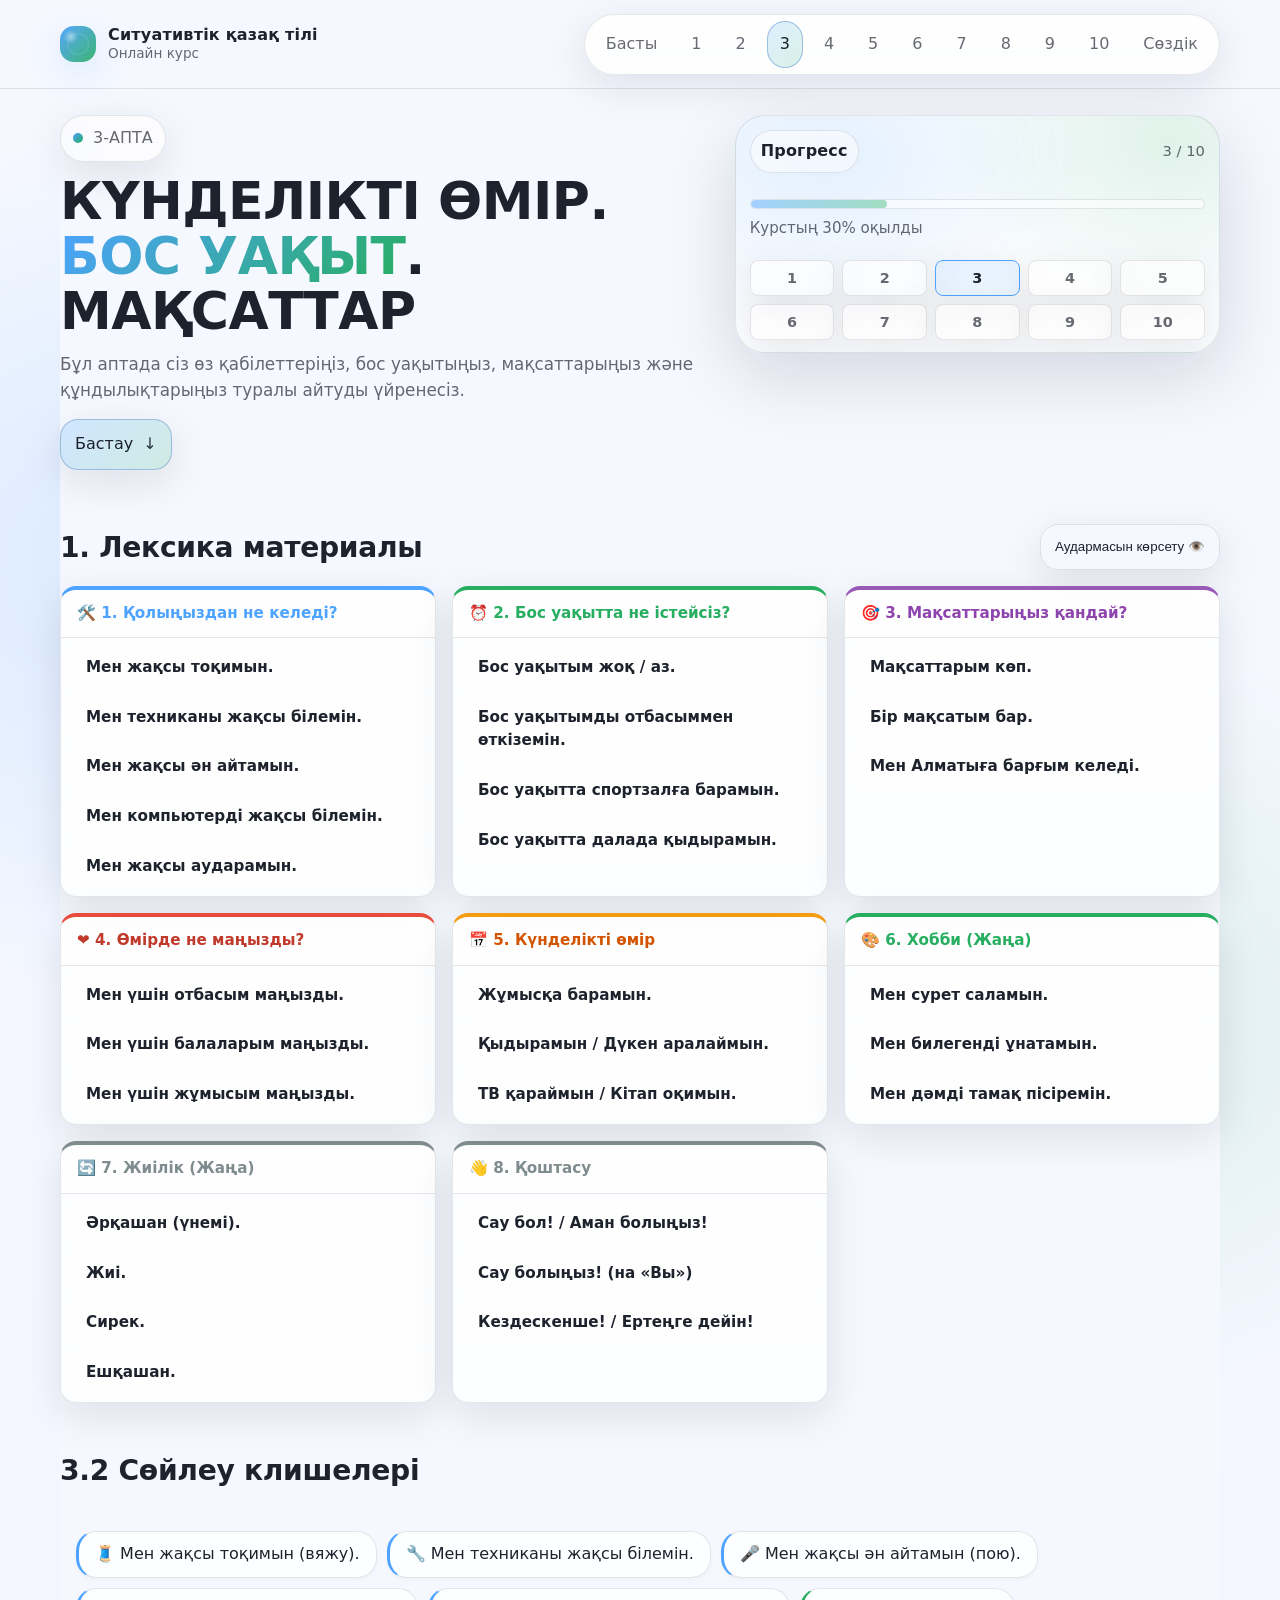
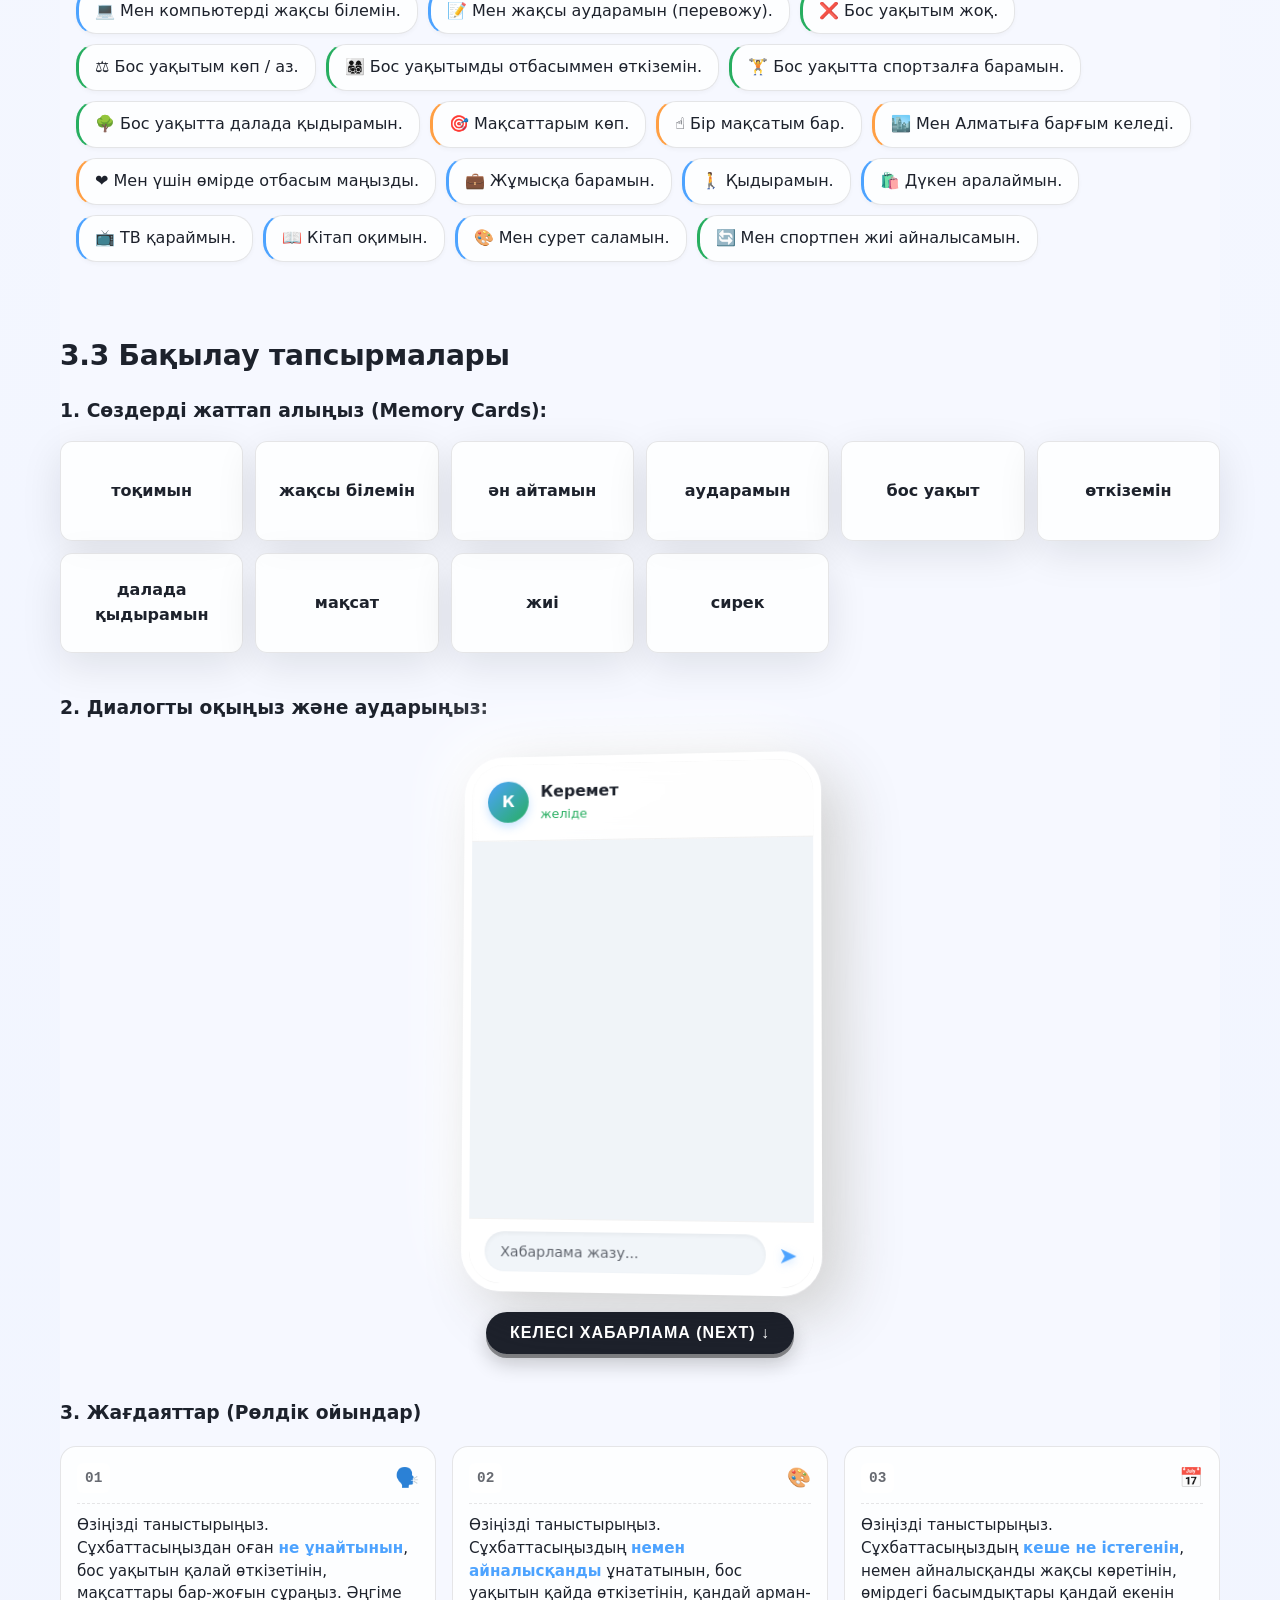
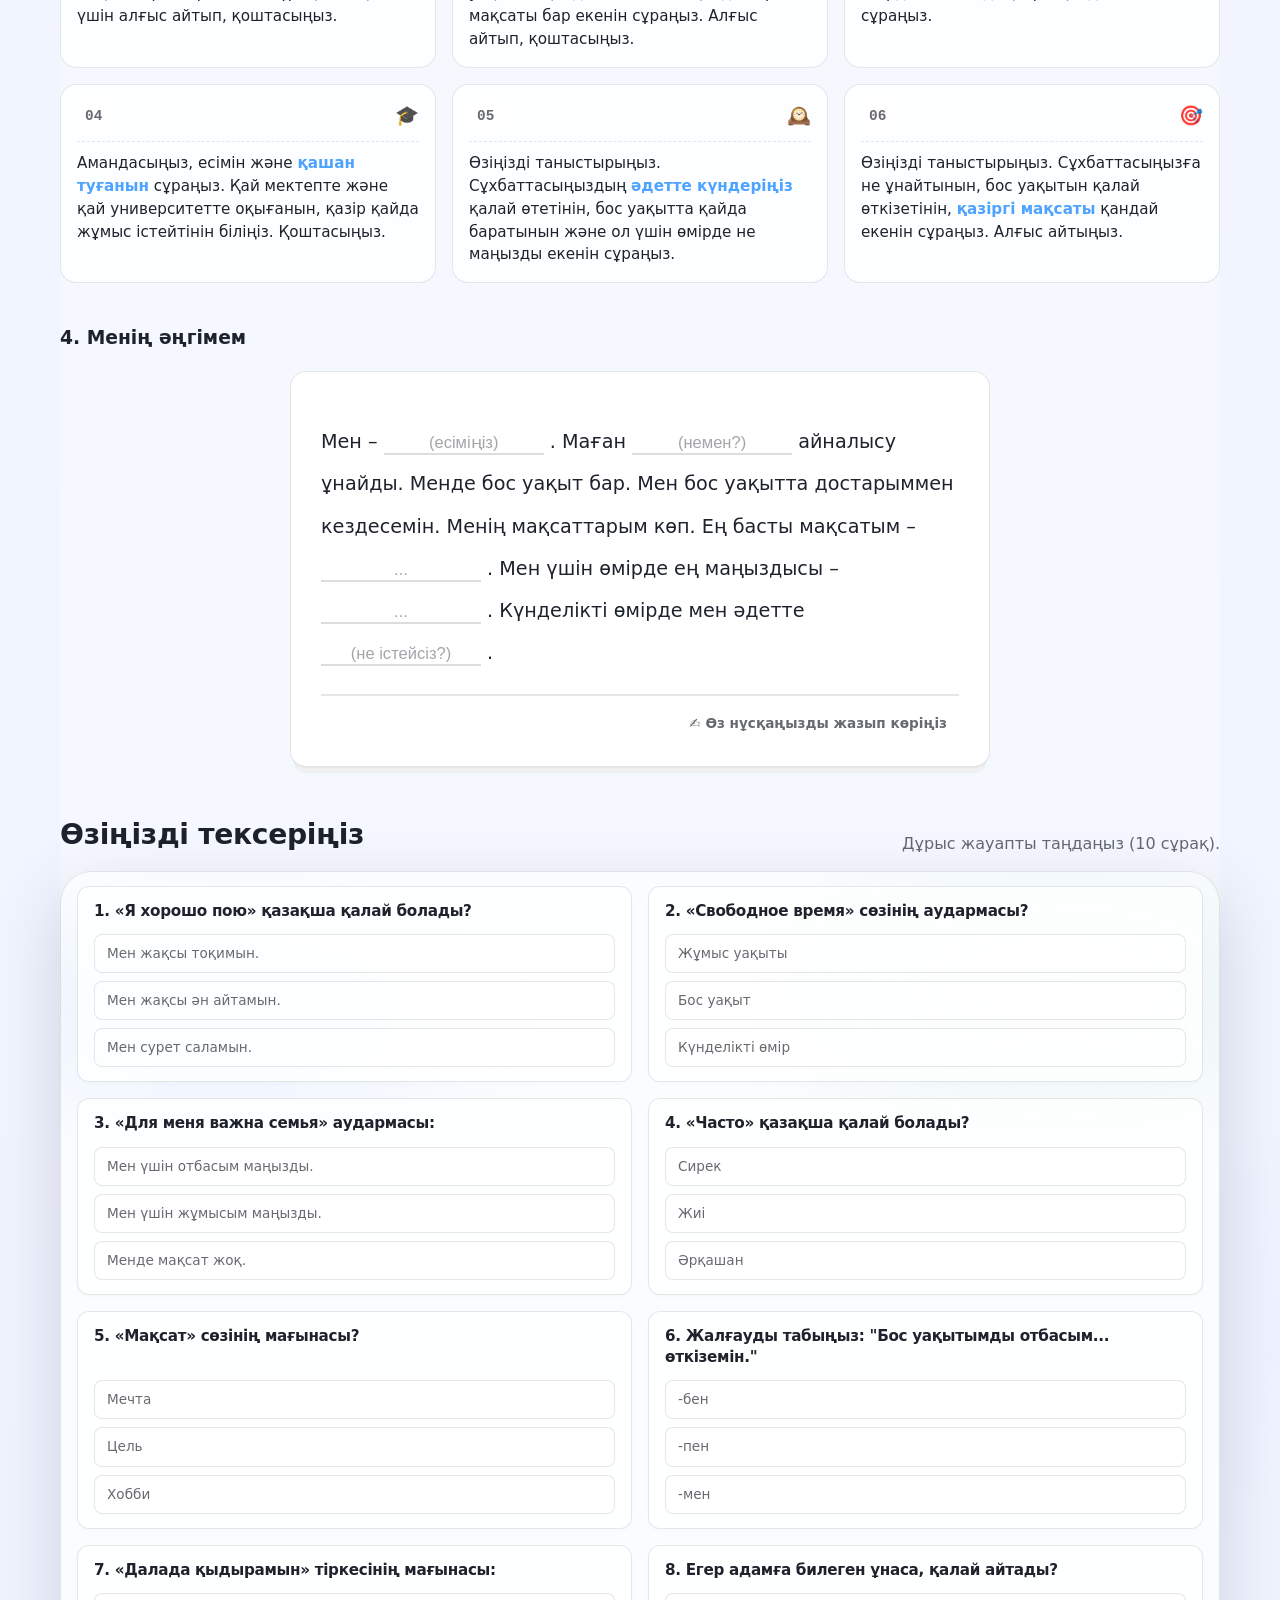
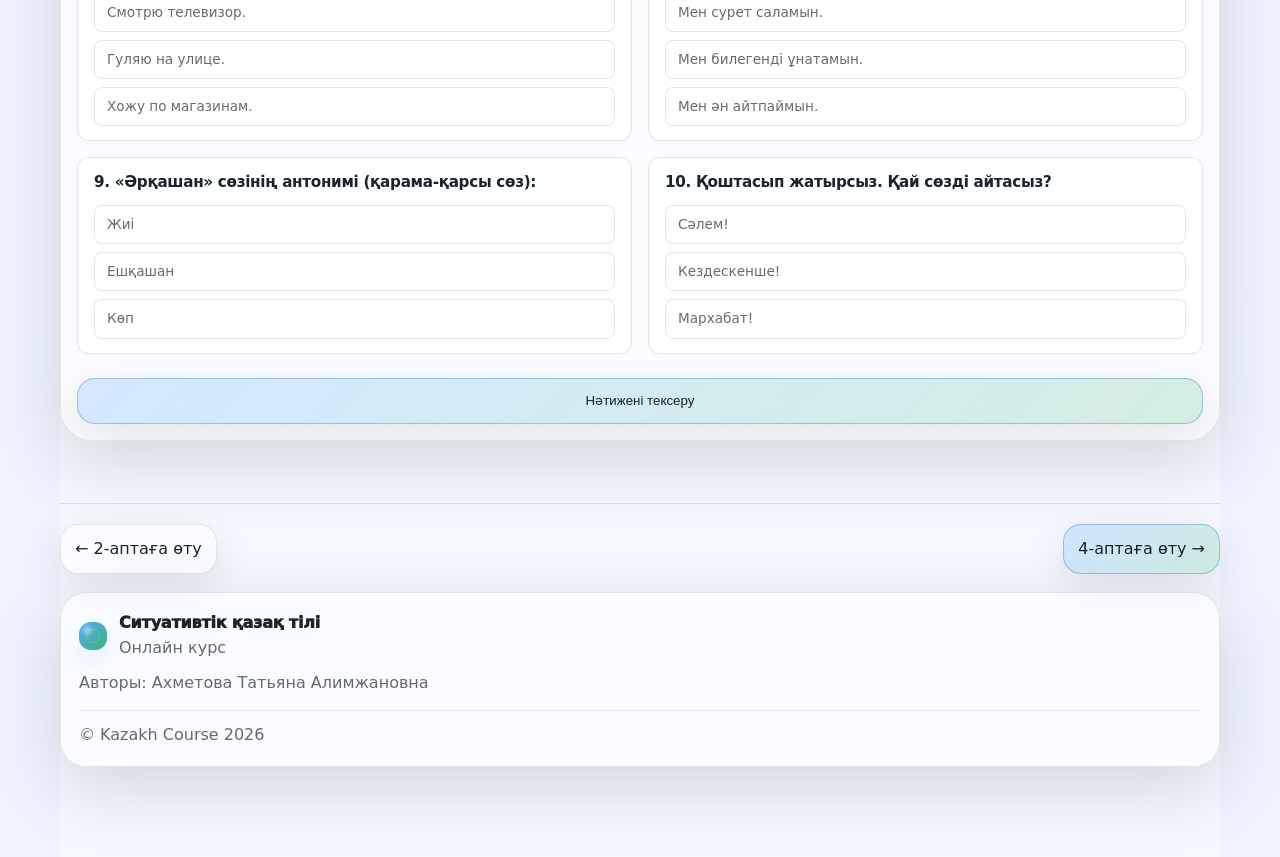
<file: week3.html>
<!doctype html>
<html lang="kk">
<head>
  <meta charset="utf-8" />
  <meta name="viewport" content="width=device-width, initial-scale=1" />
  <meta name="viewport" content="width=device-width, initial-scale=1" />
  <title>3-апта: Күнделікті өмір. Бос уақыт. Мақсаттар</title>
  <link rel="stylesheet" href="style.css" />

  <style>
    /* =========================================
       СІЗДІҢ БАСТАПҚЫ СТИЛЬДЕРІҢІЗ (ӨЗГЕРІССІЗ)
       ========================================= */
/* =========================================
   ТЕСТ СТИЛЬДЕРІ (ӨЗІҢІЗДІ ТЕКСЕРІҢІЗ)
   ========================================= */

/* Екі бағанды ықшам тор (Сетка) */
.compactGrid { 
  display: grid; 
  grid-template-columns: repeat(2, 1fr); /* Екі баған */
  gap: 16px; 
}

/* Мобильді экранда бір баған болады */
@media (max-width: 768px) { 
  .compactGrid { grid-template-columns: 1fr; } 
}

/* Сұрақ блогы (Карточка) */
.compactBlock { 
  background: var(--surface, #ffffff); 
  border: 1px solid var(--stroke, #e2e8f0); 
  border-radius: 12px; 
  padding: 14px 16px !important; /* Ықшам padding */
  margin: 0 !important; 
  box-shadow: 0 2px 4px rgba(0,0,0,0.02);
  display: flex;
  flex-direction: column;
}

/* Сұрақ мәтіні */
.compactTitle { 
  font-size: 0.95rem !important; /* Шрифт кішірейтілді */
  margin-bottom: 12px !important; 
  font-weight: 700; 
  color: var(--text, #1e293b);
  line-height: 1.4;
}

/* Жауаптар тізімі (Түймелер контейнері) */
.testGrid {
  display: flex;
  flex-direction: column;
  gap: 8px;
  margin-top: auto; /* Төменге туралау үшін */
}

/* Жауап нұсқасы (Label) */
.testItem {
  display: block;
  position: relative;
  cursor: pointer;
  font-size: 0.85rem; /* Жауап шрифті компактный */
  color: var(--muted, #64748b);
  background: var(--surface2, #f8fafc);
  border: 1px solid var(--stroke, #e2e8f0);
  border-radius: 8px;
  padding: 8px 12px;
  transition: all 0.2s ease;
  user-select: none;
}

/* Радио-батырманы көрінбейтін ету */
.testItem input[type="radio"] {
  position: absolute; 
  opacity: 0; 
  cursor: pointer; 
  height: 0; 
  width: 0;
}

.testItem:hover { 
  background: #ffffff; 
  border-color: #cbd5e1; 
}

/* Таңдалған кездегі стиль */
.testItem:has(input:checked) {
  background: color-mix(in srgb, var(--b, #3b82f6) 10%, white);
  border-color: var(--b, #3b82f6);
  color: var(--b, #3b82f6);
  font-weight: 600;
}

/* =========================================
   ТЕКСЕРУДЕН КЕЙІНГІ ТҮСТЕР (JS ҚОСАДЫ)
   ========================================= */

.testItem.is-correct { 
  background-color: #dcfce7 !important; 
  border-color: #22c55e !important; 
  color: #166534 !important; 
  font-weight: 700;
}

.testItem.is-wrong { 
  background-color: #fee2e2 !important; 
  border-color: #ef4444 !important; 
  color: #991b1b !important; 
  font-weight: 600;
}

/* Нәтиже көрсететін блок */
.resultBox {
  margin-top: 24px;
  padding: 16px;
  border-radius: 12px;
  text-align: center;
  font-size: 1rem;
  display: none;
  animation: popInResult 0.4s ease forwards;
}

.resultBox.is-good {
  background-color: #dcfce7;
  border: 1px solid #22c55e;
  color: #166534;
}

.resultBox.is-bad {
  background-color: #fee2e2;
  border: 1px solid #ef4444;
  color: #991b1b;
}

@keyframes popInResult {
  0% { opacity: 0; transform: scale(0.95) translateY(10px); }
  100% { opacity: 1; transform: scale(1) translateY(0); }
}
/* =========================================
   ТЕКСЕРУДЕН КЕЙІНГІ СТИЛЬДЕР (JS ҚОСАДЫ)
   ========================================= */

.qOpt.correct {
  background-color: #dcfce7 !important;
  border-color: #22c55e !important;
  color: #166534 !important;
  font-weight: 700;
}

.qOpt.wrong {
  background-color: #fee2e2 !important;
  border-color: #ef4444 !important;
  color: #991b1b !important;
  opacity: 0.8;
}

/* =========================================
   3D БАТЫРМА ЖӘНЕ НӘТИЖЕ БЛОГЫ
   ========================================= */

.btn3D {
  border: none;
  background: transparent;
  padding: 0;
  cursor: pointer;
  outline: none;
  margin-top: 10px;
}

.btn3D__content {
  display: flex;
  align-items: center;
  justify-content: center;
  gap: 10px;
  padding: 16px 24px;
  border-radius: 12px;
  background: var(--accent, #27ae60);
  color: white;
  font-weight: 800;
  font-size: 1.1rem;
  text-transform: uppercase;
  letter-spacing: 1px;
  transform: translateY(-5px);
  transition: transform 0.15s cubic-bezier(0.4, 0, 0.2, 1);
  box-shadow: 0 8px 15px rgba(39, 174, 96, 0.25), 0 5px 0 #1e8449;
}

.btn3D:active .btn3D__content {
  transform: translateY(-1px);
  box-shadow: 0 4px 8px rgba(39, 174, 96, 0.25), 0 1px 0 #1e8449;
}

.resultBox {
  padding: 24px;
  border-radius: 16px;
  text-align: center;
  font-size: 1.15rem;
  line-height: 1.6;
  animation: popInResult 0.5s cubic-bezier(0.175, 0.885, 0.32, 1.275) forwards;
}

.resultBox.is-good {
  background: #dcfce7;
  border: 2px solid #22c55e;
  color: #166534;
}

.resultBox.is-bad {
  background: #fee2e2;
  border: 2px solid #ef4444;
  color: #991b1b;
}

@keyframes popInResult {
  0% { opacity: 0; transform: scale(0.95) translateY(15px); }
  100% { opacity: 1; transform: scale(1) translateY(0); }
}
    /* 1. TOPIC CARDS */
    .topicCardGrid { display: grid; grid-template-columns: repeat(auto-fill, minmax(280px, 1fr)); gap: 16px; margin-top: 16px; }
    .topicCard { background: var(--surface); border: 1px solid var(--stroke); border-top-width: 4px; border-radius: 16px; box-shadow: var(--shadow-1); display: flex; flex-direction: column; overflow: hidden; }
    .topicCard:hover { transform: translateY(-2px); box-shadow: var(--shadow-2); }
    .topicCard__head { padding: 12px 16px; font-weight: 800; font-size: 0.95rem; border-bottom: 1px solid var(--stroke); background: color-mix(in oklab, var(--surface2) 30%, transparent); display: flex; align-items: center; gap: 8px; }
    .topicCard__body { padding: 8px; display: flex; flex-direction: column; gap: 6px; }
    .topicItem { padding: 10px 14px; border-radius: 8px; background: color-mix(in oklab, var(--surface2) 50%, transparent); cursor: pointer; transition: all 0.2s; border-left: 3px solid transparent; }
    .topicItem:hover { background: var(--surface2); border-left-color: var(--stroke2); }
    .topicItem__kz { font-weight: 600; color: var(--text); font-size: 0.95rem; }
    .topicItem__ru { font-size: 0.85rem; color: var(--muted); margin-top: 4px; padding-top: 4px; border-top: 1px dashed var(--stroke); display: none; }
    
    body.show-trans .topicItem__ru { display: block; animation: fadeIn 0.3s ease; }
    .topicItem.is-open .topicItem__ru { display: block; animation: fadeIn 0.3s ease; }

    /* Colors */
    .topicCard--blue { border-top-color: var(--a); } .topicCard--blue .topicCard__head { color: var(--a); }
    .topicCard--green { border-top-color: var(--b); } .topicCard--green .topicCard__head { color: var(--b); }
    .topicCard--purple { border-top-color: #9b59b6; } .topicCard--purple .topicCard__head { color: #8e44ad; }
    .topicCard--red { border-top-color: #e74c3c; } .topicCard--red .topicCard__head { color: #c0392b; }
    .topicCard--orange { border-top-color: #f39c12; } .topicCard--orange .topicCard__head { color: #d35400; }
    .topicCard--gray { border-top-color: #7f8c8d; } .topicCard--gray .topicCard__head { color: #7f8c8d; }

    /* 2. STICKER CLOUD */
    .stickerCloud { display: flex; flex-wrap: wrap; gap: 10px; padding: 10px 0; }
    .sticker { display: inline-flex; align-items: center; gap: 8px; padding: 10px 16px; border-radius: 20px; font-size: 1rem; color: var(--text); background: var(--surface); border: 1px solid var(--stroke); box-shadow: 0 2px 4px rgba(0,0,0,0.03); cursor: default; transition: transform 0.2s; }
    .sticker:hover { transform: translateY(-2px); box-shadow: var(--shadow-1); z-index: 2; }
    .sticker--a { border-left: 3px solid var(--a); }
    .sticker--b { border-left: 3px solid var(--b); }
    .sticker--c { border-left: 3px solid #ff9f43; }

    /* 3. MEMORY CARDS */
    .memoryGrid { display: grid; grid-template-columns: repeat(auto-fill, minmax(180px, 1fr)); gap: 12px; }
    .memCard { height: 100px; perspective: 1000px; cursor: pointer; }
    .memCard__inner { width: 100%; height: 100%; position: relative; text-align: center; transition: transform 0.5s; transform-style: preserve-3d; border-radius: 12px; box-shadow: var(--shadow-1); }
    .memCard.is-flipped .memCard__inner { transform: rotateY(180deg); }
    .memCard__face { position: absolute; width: 100%; height: 100%; backface-visibility: hidden; display: flex; align-items: center; justify-content: center; padding: 10px; border-radius: 12px; border: 1px solid var(--stroke); font-weight: 700; }
    .memCard__front { background: var(--surface); color: var(--text); }
    .memCard__back { background: color-mix(in oklab, var(--a) 10%, white); color: var(--muted); transform: rotateY(180deg); font-size: 0.9rem; }

    /* 4. 3D PHONE */
    .stage3D { display: flex; flex-direction: column; align-items: center; perspective: 1200px; margin: 30px 0; }
    .phone3D { width: 100%; max-width: 360px; height: 540px; background: linear-gradient(145deg, #ffffff, #e6e6e6); border-radius: 40px; box-shadow: 20px 20px 60px #d1d1d1, -20px -20px 60px #ffffff, inset 0 0 20px rgba(0,0,0,0.05); transform: rotateY(-5deg) rotateX(2deg); border: 8px solid white; display: flex; flex-direction: column; overflow: hidden; position: relative; transition: transform 0.3s ease; }
    .phone3D:hover { transform: rotateY(0deg) rotateX(0deg) scale(1.02); }
    .phone3D__head { background: rgba(255, 255, 255, 0.9); backdrop-filter: blur(10px); padding: 16px; display: flex; align-items: center; gap: 12px; border-bottom: 1px solid rgba(0,0,0,0.05); z-index: 10; }
    .avatar3D { width: 42px; height: 42px; background: linear-gradient(135deg, var(--a), var(--b)); color: white; border-radius: 50%; display: grid; place-items: center; font-weight: 800; box-shadow: 0 4px 10px rgba(77, 163, 255, 0.3); }
    .info3D__name { font-weight: 800; font-size: 1rem; color: var(--text); }
    .info3D__status { font-size: 0.8rem; color: var(--b); }
    .phone3D__body { flex: 1; background: #f0f4f8; padding: 20px; overflow-y: auto; display: flex; flex-direction: column; gap: 14px; scroll-behavior: smooth; }
    
    .msg3D { max-width: 80%; padding: 12px 16px; border-radius: 18px; font-size: 0.95rem; line-height: 1.4; position: relative; box-shadow: 0 4px 15px rgba(0,0,0,0.05); animation: popIn3D 0.4s cubic-bezier(0.34, 1.56, 0.64, 1); transform-origin: bottom; }
    .msg3D--left { align-self: flex-start; background: white; border-bottom-left-radius: 4px; color: var(--text); }
    .msg3D--right { align-self: flex-end; background: linear-gradient(135deg, var(--a), #3b82f6); color: white; border-bottom-right-radius: 4px; box-shadow: 0 8px 20px rgba(77, 163, 255, 0.3); }
    .msg-hidden { display: none; }
    
    .phone3D__footer { background: white; padding: 12px 16px; display: flex; align-items: center; gap: 12px; border-top: 1px solid rgba(0,0,0,0.05); }
    .input3D { flex: 1; height: 40px; background: #f1f5f9; border-radius: 20px; display: flex; align-items: center; padding: 0 16px; font-size: 0.9rem; color: var(--muted); box-shadow: inset 0 2px 4px rgba(0,0,0,0.05); }
    .send3D { font-size: 1.4rem; color: var(--a); filter: drop-shadow(0 2px 4px rgba(77, 163, 255, 0.3)); }
    .btn3D { margin-top: 24px; border: none; background: transparent; padding: 0; cursor: pointer; outline: offset 4px; }
    .btn3D__content { display: block; position: relative; padding: 12px 24px; border-radius: 100px; background: var(--text); color: white; font-weight: 800; font-size: 1rem; transform: translateY(-4px); transition: transform 250ms; box-shadow: 0 10px 20px rgba(0,0,0,0.2), 0 4px 0 rgba(0,0,0,0.4); }
    .btn3D:active .btn3D__content { transform: translateY(-1px); box-shadow: 0 5px 10px rgba(0,0,0,0.2), 0 1px 0 rgba(0,0,0,0.4); }

    /* 5. MISSION CARDS */
    .missionGrid { display: grid; grid-template-columns: repeat(auto-fill, minmax(280px, 1fr)); gap: 16px; margin-top: 16px; }
    .missionCard { background: var(--surface); border: 1px solid var(--stroke); border-radius: 16px; padding: 16px; position: relative; transition: transform 0.2s, box-shadow 0.2s; display: flex; flex-direction: column; gap: 10px; }
    .missionCard:hover { transform: translateY(-3px); box-shadow: var(--shadow-1); border-color: var(--a); }
    .missionCard__head { display: flex; justify-content: space-between; align-items: center; padding-bottom: 10px; border-bottom: 1px dashed var(--stroke); }
    .missionCard__num { font-family: monospace; font-weight: 800; color: var(--muted); background: var(--surface2); padding: 4px 8px; border-radius: 6px; font-size: 0.9rem; }
    .missionCard__icon { font-size: 1.2rem; }
    .missionCard__body { font-size: 0.95rem; line-height: 1.5; color: var(--text); }
    .missionCard__body strong { color: var(--a); font-weight: 800; }

    /* 6. STORY PAPER */
    .storyPaper { background: #ffffff; border: 1px solid var(--stroke); border-radius: 16px; padding: 30px; position: relative; box-shadow: 0 1px 1px rgba(0,0,0,0.05), 0 10px 0 -5px #f0f0f0, 0 10px 1px -4px rgba(0,0,0,0.05); max-width: 700px; margin: 0 auto; }
    .storyPaper__lines { font-size: 1.2rem; line-height: 2.2; color: var(--text); }
    .storyInput { border: none; border-bottom: 2px solid var(--stroke2); background: transparent; color: var(--a); font-weight: 700; font-size: 1.15rem; padding: 0 5px; width: 160px; text-align: center; outline: none; transition: border-color 0.2s; }
    .storyInput:focus { border-bottom-color: var(--a); }
    .storyInput::placeholder { color: var(--muted); font-weight: 400; font-size: 0.9em; opacity: 0.6; }
    .storyPaper__footer { margin-top: 20px; padding-top: 15px; border-top: 2px solid var(--stroke); text-align: right; }
    .storyPaper__note { font-size: 0.85rem; color: var(--muted); font-weight: 600; background: var(--surface2); padding: 6px 12px; border-radius: 20px; }
    @media (max-width: 600px) { .storyPaper { padding: 20px; } .storyPaper__lines { font-size: 1rem; line-height: 2; } .storyInput { width: 120px; font-size: 1rem; } }

    /* 7. QUIZ STYLES */
    .quizGrid { display: grid; grid-template-columns: repeat(auto-fill, minmax(300px, 1fr)); gap: 12px; }
    .quizCard { background: var(--surface); border: 1px solid var(--stroke); border-radius: 14px; padding: 12px 16px; display: flex; flex-direction: column; gap: 8px; box-shadow: var(--shadow-1); }
    .quizCard__q { font-weight: 800; font-size: 0.95rem; color: var(--text); min-height: 2.4em; display: flex; align-items: center; }
    .quizOptions { display: flex; gap: 6px; }
    .qOpt { flex: 1; position: relative; cursor: pointer; font-size: 0.9rem; color: var(--muted); background: color-mix(in oklab, var(--surface2) 50%, transparent); border: 1px solid var(--stroke); border-radius: 8px; padding: 8px 4px; text-align: center; transition: all 0.2s; user-select: none; }
    .qOpt input { position: absolute; opacity: 0; cursor: pointer; }
    .qOpt:hover { background: var(--surface2); color: var(--text); border-color: var(--stroke2); }
    .qOpt:has(input:checked) { background: color-mix(in oklab, var(--a) 10%, transparent); border-color: var(--a); color: var(--a); font-weight: 700; }
    
    /* ТЕСТ НӘТИЖЕСІ (Мен осы жерді қостым) */
    .qOpt.correct { 
      background-color: rgba(39, 174, 96, 0.15) !important; 
      border-color: #27ae60 !important; 
      color: #27ae60 !important; 
    }
    .qOpt.wrong { 
      background-color: rgba(255, 0, 0, 0.1) !important; 
      border-color: red !important; 
      color: red !important; 
      opacity: 0.7; 
    }

    .resultBox {
      margin-top: 24px;
      padding: 16px;
      border-radius: 12px;
      text-align: center;
      font-size: 1.1rem;
      display: none; /* Бастапқыда жасырын */
      border: 1px solid transparent;
    }
    .resultBox.is-good {
      background-color: rgba(39, 174, 96, 0.15);
      border-color: #27ae60;
      color: #1e6f43;
    }
    .resultBox.is-bad {
      background-color: rgba(255, 0, 0, 0.1);
      border-color: red;
      color: red;
    }

    /* GLOBAL */
    .navBottom { display: flex; justify-content: space-between; align-items: center; width: 100%; margin-top: 30px; padding-top: 20px; border-top: 1px solid var(--stroke); }
    .miniGrid { display: grid; grid-template-columns: repeat(5, 1fr); gap: 8px; margin-top: 20px; }
    .miniCard { height: 36px; border-radius: 8px; border: 1px solid var(--stroke); display: flex; align-items: center; justify-content: center; text-decoration: none; color: var(--muted); font-weight: 700; font-size: 0.9rem; transition: all 0.2s; }
    .miniCard:hover { border-color: var(--stroke2); background: var(--surface2); color: var(--text); }
    @media (max-width: 480px) { .navBottom { flex-direction: column; gap: 10px; } .navBottom .btn { width: 100%; } .miniGrid { grid-template-columns: repeat(5, 1fr); } }
    @keyframes fadeIn { from { opacity: 0; transform: translateY(-2px); } to { opacity: 1; transform: translateY(0); } }
    @keyframes popIn3D { from { opacity: 0; transform: scale(0.8) translateY(20px); } to { opacity: 1; transform: scale(1) translateY(0); } }
  </style>
</head>

<body data-page="week3">
  <header class="topbar">
    <div class="topbar__inner container">
      <div class="brand">
        <span class="brand__mark"></span>
        <div class="brand__text">
          <div class="brand__title">Ситуативтік қазақ тілі</div>
          <div class="brand__sub">Онлайн курс</div>
        </div>
      </div>
      <nav class="nav nav--weeks">
        <a class="nav__link" href="index.html">Басты</a>
        <a class="nav__link" href="week1.html">1</a>
        <a class="nav__link" href="week2.html">2</a>
        <a class="nav__link is-active" href="week3.html">3</a>
        <a class="nav__link" href="week4.html">4</a>
        <a class="nav__link" href="week5.html">5</a>
        <a class="nav__link" href="week6.html">6</a>
        <a class="nav__link" href="week7.html">7</a>
        <a class="nav__link" href="week8.html">8</a>
        <a class="nav__link" href="week9.html">9</a>
        <a class="nav__link" href="week10.html">10</a>
        <a class="nav__link" href="dictionary.html">Сөздік</a>
      </nav>
    </div>
  </header>

  <main id="main" class="container">
    
    <section class="hero reveal">
      <div class="hero__grid">
        <div>
          <div class="pill">
            <span class="pill__dot"></span> 3-АПТА
          </div>
          <h1 class="h1">КҮНДЕЛІКТІ ӨМІР. <span class="h1__accent">БОС УАҚЫТ</span>. МАҚСАТТАР</h1>
          <p class="lead">Бұл аптада сіз өз қабілеттеріңіз, бос уақытыңыз, мақсаттарыңыз және құндылықтарыңыз туралы айтуды үйренесіз.</p>
          <div class="hero__cta">
            <a class="btn btn--primary" href="#lexika">Бастау <span class="btn__arrow">↓</span></a>
          </div>
        </div>
        <aside class="glassPanel reveal">
          <div class="glassPanel__top">
            <div class="glassPanel__badge">Прогресс</div>
            <div class="glassPanel__hint">3 / 10</div>
          </div>
          <div class="glassPanel__body">
            <div class="progress__bar"><span class="progress__fill" style="width: 30%"></span></div>
            <div class="progress__note">Курстың 30% оқылды</div>
            <div class="miniGrid">
               <a class="miniCard" href="week1.html">1</a>
               <a class="miniCard" href="week2.html">2</a>
               <a class="miniCard" style="border-color:var(--a); background:rgba(77,163,255,0.1); color:var(--text); font-weight:800;" href="week3.html">3</a>
               <a class="miniCard" href="week4.html">4</a>
               <a class="miniCard" href="week5.html">5</a>
               <a class="miniCard" href="week6.html">6</a>
               <a class="miniCard" href="week7.html">7</a>
               <a class="miniCard" href="week8.html">8</a>
               <a class="miniCard" href="week9.html">9</a>
               <a class="miniCard" href="week10.html">10</a>
            </div>
          </div>
        </aside>
      </div>
    </section>

    <section id="lexika" class="section reveal">
      <div class="section__head">
        <h2 class="h2">1. Лексика материалы</h2>
        <button id="transBtn" class="btn btn--ghost" onclick="toggleGlobalTrans()">Аудармасын көрсету 👁️</button>
      </div>
      <div class="topicCardGrid">
        <div class="topicCard topicCard--blue">
          <div class="topicCard__head">🛠️ 1. Қолыңыздан не келеді?</div>
          <div class="topicCard__body">
            <div class="topicItem" onclick="toggleItem(this)"><div class="topicItem__kz">Мен жақсы тоқимын.</div><div class="topicItem__ru">Я хорошо вяжу.</div></div>
            <div class="topicItem" onclick="toggleItem(this)"><div class="topicItem__kz">Мен техниканы жақсы білемін.</div><div class="topicItem__ru">Я хорошо знаю технику.</div></div>
            <div class="topicItem" onclick="toggleItem(this)"><div class="topicItem__kz">Мен жақсы ән айтамын.</div><div class="topicItem__ru">Я хорошо пою.</div></div>
            <div class="topicItem" onclick="toggleItem(this)"><div class="topicItem__kz">Мен компьютерді жақсы білемін.</div><div class="topicItem__ru">Я хорошо знаю компьютер.</div></div>
            <div class="topicItem" onclick="toggleItem(this)"><div class="topicItem__kz">Мен жақсы аударамын.</div><div class="topicItem__ru">Я хорошо перевожу.</div></div>
          </div>
        </div>
        <div class="topicCard topicCard--green">
          <div class="topicCard__head">⏰ 2. Бос уақытта не істейсіз?</div>
          <div class="topicCard__body">
            <div class="topicItem" onclick="toggleItem(this)"><div class="topicItem__kz">Бос уақытым жоқ / аз.</div><div class="topicItem__ru">У меня нет / мало свободного времени.</div></div>
            <div class="topicItem" onclick="toggleItem(this)"><div class="topicItem__kz">Бос уақытымды отбасыммен өткіземін.</div><div class="topicItem__ru">Провожу свободное время с семьей.</div></div>
            <div class="topicItem" onclick="toggleItem(this)"><div class="topicItem__kz">Бос уақытта спортзалға барамын.</div><div class="topicItem__ru">В свободное время хожу в спортзал.</div></div>
            <div class="topicItem" onclick="toggleItem(this)"><div class="topicItem__kz">Бос уақытта далада қыдырамын.</div><div class="topicItem__ru">В свободное время гуляю на улице.</div></div>
          </div>
        </div>
        <div class="topicCard topicCard--purple">
          <div class="topicCard__head">🎯 3. Мақсаттарыңыз қандай?</div>
          <div class="topicCard__body">
            <div class="topicItem" onclick="toggleItem(this)"><div class="topicItem__kz">Мақсаттарым көп.</div><div class="topicItem__ru">У меня много целей.</div></div>
            <div class="topicItem" onclick="toggleItem(this)"><div class="topicItem__kz">Бір мақсатым бар.</div><div class="topicItem__ru">У меня есть одна цель.</div></div>
            <div class="topicItem" onclick="toggleItem(this)"><div class="topicItem__kz">Мен Алматыға барғым келеді.</div><div class="topicItem__ru">Я хочу поехать в Алматы.</div></div>
          </div>
        </div>
        <div class="topicCard topicCard--red">
          <div class="topicCard__head">❤️ 4. Өмірде не маңызды?</div>
          <div class="topicCard__body">
            <div class="topicItem" onclick="toggleItem(this)"><div class="topicItem__kz">Мен үшін отбасым маңызды.</div><div class="topicItem__ru">Для меня важна семья.</div></div>
            <div class="topicItem" onclick="toggleItem(this)"><div class="topicItem__kz">Мен үшін балаларым маңызды.</div><div class="topicItem__ru">Для меня важны дети.</div></div>
            <div class="topicItem" onclick="toggleItem(this)"><div class="topicItem__kz">Мен үшін жұмысым маңызды.</div><div class="topicItem__ru">Для меня важна работа.</div></div>
          </div>
        </div>
        <div class="topicCard topicCard--orange">
          <div class="topicCard__head">📅 5. Күнделікті өмір</div>
          <div class="topicCard__body">
            <div class="topicItem" onclick="toggleItem(this)"><div class="topicItem__kz">Жұмысқа барамын.</div><div class="topicItem__ru">Хожу на работу.</div></div>
            <div class="topicItem" onclick="toggleItem(this)"><div class="topicItem__kz">Қыдырамын / Дүкен аралаймын.</div><div class="topicItem__ru">Гуляю / Хожу по магазинам.</div></div>
            <div class="topicItem" onclick="toggleItem(this)"><div class="topicItem__kz">ТВ қараймын / Кітап оқимын.</div><div class="topicItem__ru">Смотрю ТВ / Читаю книгу.</div></div>
          </div>
        </div>
        
        <div class="topicCard topicCard--green">
          <div class="topicCard__head">🎨 6. Хобби (Жаңа)</div>
          <div class="topicCard__body">
            <div class="topicItem" onclick="toggleItem(this)"><div class="topicItem__kz">Мен сурет саламын.</div><div class="topicItem__ru">Я рисую.</div></div>
            <div class="topicItem" onclick="toggleItem(this)"><div class="topicItem__kz">Мен билегенді ұнатамын.</div><div class="topicItem__ru">Мне нравится танцевать.</div></div>
            <div class="topicItem" onclick="toggleItem(this)"><div class="topicItem__kz">Мен дәмді тамақ пісіремін.</div><div class="topicItem__ru">Я готовлю вкусную еду.</div></div>
          </div>
        </div>
        <div class="topicCard topicCard--gray">
          <div class="topicCard__head">🔄 7. Жиілік (Жаңа)</div>
          <div class="topicCard__body">
            <div class="topicItem" onclick="toggleItem(this)"><div class="topicItem__kz">Әрқашан (үнемі).</div><div class="topicItem__ru">Всегда.</div></div>
            <div class="topicItem" onclick="toggleItem(this)"><div class="topicItem__kz">Жиі.</div><div class="topicItem__ru">Часто.</div></div>
            <div class="topicItem" onclick="toggleItem(this)"><div class="topicItem__kz">Сирек.</div><div class="topicItem__ru">Редко.</div></div>
            <div class="topicItem" onclick="toggleItem(this)"><div class="topicItem__kz">Ешқашан.</div><div class="topicItem__ru">Никогда.</div></div>
          </div>
        </div>
        <div class="topicCard topicCard--gray">
          <div class="topicCard__head">👋 8. Қоштасу</div>
          <div class="topicCard__body">
            <div class="topicItem" onclick="toggleItem(this)"><div class="topicItem__kz">Сау бол! / Аман болыңыз!</div><div class="topicItem__ru">До свидания! / Будьте здоровы!</div></div>
            <div class="topicItem" onclick="toggleItem(this)"><div class="topicItem__kz">Сау болыңыз! (на «Вы»)</div><div class="topicItem__ru">До свидания! (Вежливая форма)</div></div>
            <div class="topicItem" onclick="toggleItem(this)"><div class="topicItem__kz">Кездескенше! / Ертеңге дейін!</div><div class="topicItem__ru">До встречи! / До завтра!</div></div>
          </div>
        </div>
      </div>
    </section>

    <section class="section reveal">
      <div class="section__head">
        <h2 class="h2">3.2 Сөйлеу клишелері</h2>
      </div>
      <div class="weekSection__body">
        <div class="stickerCloud">
          <div class="sticker sticker--a">🧵 Мен жақсы тоқимын (вяжу).</div>
          <div class="sticker sticker--a">🔧 Мен техниканы жақсы білемін.</div>
          <div class="sticker sticker--a">🎤 Мен жақсы ән айтамын (пою).</div>
          <div class="sticker sticker--a">💻 Мен компьютерді жақсы білемін.</div>
          <div class="sticker sticker--a">📝 Мен жақсы аударамын (перевожу).</div>
          <div class="sticker sticker--b">❌ Бос уақытым жоқ.</div>
          <div class="sticker sticker--b">⚖️ Бос уақытым көп / аз.</div>
          <div class="sticker sticker--b">👨‍👩‍👧‍👦 Бос уақытымды отбасыммен өткіземін.</div>
          <div class="sticker sticker--b">🏋️ Бос уақытта спортзалға барамын.</div>
          <div class="sticker sticker--b">🌳 Бос уақытта далада қыдырамын.</div>
          <div class="sticker sticker--c">🎯 Мақсаттарым көп.</div>
          <div class="sticker sticker--c">☝️ Бір мақсатым бар.</div>
          <div class="sticker sticker--c">🏙️ Мен Алматыға барғым келеді.</div>
          <div class="sticker sticker--c">❤️ Мен үшін өмірде отбасым маңызды.</div>
          <div class="sticker sticker--a">💼 Жұмысқа барамын.</div>
          <div class="sticker sticker--a">🚶 Қыдырамын.</div>
          <div class="sticker sticker--a">🛍️ Дүкен аралаймын.</div>
          <div class="sticker sticker--a">📺 ТВ қараймын.</div>
          <div class="sticker sticker--a">📖 Кітап оқимын.</div>
          <div class="sticker sticker--a">🎨 Мен сурет саламын.</div>
          <div class="sticker sticker--b">🔄 Мен спортпен жиі айналысамын.</div>
        </div>
      </div>
    </section>

    <section class="section reveal">
      <div class="section__head">
        <h2 class="h2">3.3 Бақылау тапсырмалары</h2>
      </div>

      <h3 class="h3" style="margin-bottom:16px;">1. Сөздерді жаттап алыңыз (Memory Cards):</h3>
      <div class="memoryGrid">
        <div class="memCard" onclick="this.classList.toggle('is-flipped')"><div class="memCard__inner"><div class="memCard__face memCard__front">тоқимын</div><div class="memCard__face memCard__back">вяжу</div></div></div>
        <div class="memCard" onclick="this.classList.toggle('is-flipped')"><div class="memCard__inner"><div class="memCard__face memCard__front">жақсы білемін</div><div class="memCard__face memCard__back">хорошо знаю</div></div></div>
        <div class="memCard" onclick="this.classList.toggle('is-flipped')"><div class="memCard__inner"><div class="memCard__face memCard__front">ән айтамын</div><div class="memCard__face memCard__back">пою</div></div></div>
        <div class="memCard" onclick="this.classList.toggle('is-flipped')"><div class="memCard__inner"><div class="memCard__face memCard__front">аударамын</div><div class="memCard__face memCard__back">перевожу</div></div></div>
        <div class="memCard" onclick="this.classList.toggle('is-flipped')"><div class="memCard__inner"><div class="memCard__face memCard__front">бос уақыт</div><div class="memCard__face memCard__back">свободное время</div></div></div>
        <div class="memCard" onclick="this.classList.toggle('is-flipped')"><div class="memCard__inner"><div class="memCard__face memCard__front">өткіземін</div><div class="memCard__face memCard__back">провожу</div></div></div>
        <div class="memCard" onclick="this.classList.toggle('is-flipped')"><div class="memCard__inner"><div class="memCard__face memCard__front">далада қыдырамын</div><div class="memCard__face memCard__back">гуляю на улице</div></div></div>
        <div class="memCard" onclick="this.classList.toggle('is-flipped')"><div class="memCard__inner"><div class="memCard__face memCard__front">мақсат</div><div class="memCard__face memCard__back">цель</div></div></div>
        <div class="memCard" onclick="this.classList.toggle('is-flipped')"><div class="memCard__inner"><div class="memCard__face memCard__front">жиі</div><div class="memCard__face memCard__back">часто</div></div></div>
        <div class="memCard" onclick="this.classList.toggle('is-flipped')"><div class="memCard__inner"><div class="memCard__face memCard__front">сирек</div><div class="memCard__face memCard__back">редко</div></div></div>
      </div>

      <h3 class="h3" style="margin:40px 0 20px;">2. Диалогты оқыңыз және аударыңыз:</h3>
      <div class="stage3D">
        <div class="phone3D">
          <div class="phone3D__head">
            <div class="avatar3D">К</div>
            <div class="info3D">
              <div class="info3D__name">Керемет</div>
              <div class="info3D__status">желіде</div>
            </div>
          </div>
          <div class="phone3D__body" id="chatScrollArea">
            <div class="msg3D msg3D--left msg-hidden">Сәлеметсіз бе?</div>
            <div class="msg3D msg3D--right msg-hidden">Сәлеметсіз бе?</div>
            <div class="msg3D msg3D--left msg-hidden">Сізде мақсаттарыңыз бар ма?</div>
            <div class="msg3D msg3D--right msg-hidden">Иә, мақсаттарым көп.</div>
            <div class="msg3D msg3D--left msg-hidden">Ең басты мақсатыңыз қандай?</div>
            <div class="msg3D msg3D--right msg-hidden">Ең басты мақсатым – Қазақстанның әдемі жерлерін тамашалау.</div>
            <div class="msg3D msg3D--left msg-hidden">Сіз үшін өмірде не маңызды?</div>
            <div class="msg3D msg3D--right msg-hidden">Мен үшін өмірде бірінші орында – отбасым!</div>
            <div class="msg3D msg3D--left msg-hidden">Бүгінгі күніңіз қалай өтті?</div>
            <div class="msg3D msg3D--right msg-hidden">Бүгін мен кешке дейін жұмыста болдым. Далада қыдырдым.</div>
            <div class="msg3D msg3D--left msg-hidden">Бос уақытыңыз бола ма?</div>
            <div class="msg3D msg3D--right msg-hidden">Әрине, болады.</div>
            <div class="msg3D msg3D--left msg-hidden">Бос уақытыңызда не істейсіз?</div>
            <div class="msg3D msg3D--right msg-hidden">Бос уақытымда мен дәмді тамақ дайындаймын, бассейнге барамын, таза ауада қыдырамын.</div>
            <div class="msg3D msg3D--left msg-hidden">Керемет, ертеңге дейін!</div>
            <div class="msg3D msg3D--right msg-hidden">Рахмет, сау бол!</div>
          </div>
          <div class="phone3D__footer">
            <div class="input3D">Хабарлама жазу...</div>
            <div class="send3D">➤</div>
          </div>
        </div>
        <button class="btn3D" id="nextMsgBtn" onclick="showNextMessage()">
          <span class="btn3D__content">Келесі хабарлама (Next) ↓</span>
        </button>
      </div>

      <h3 class="h3" style="margin-top:40px">3. Жағдаяттар (Рөлдік ойындар)</h3>
      <div class="missionGrid">
        <div class="missionCard">
          <div class="missionCard__head"><span class="missionCard__num">01</span><span class="missionCard__icon">🗣️</span></div>
          <div class="missionCard__body">Өзіңізді таныстырыңыз. Сұхбаттасыңыздан оған <strong>не ұнайтынын</strong>, бос уақытын қалай өткізетінін, мақсаттары бар-жоғын сұраңыз. Әңгіме үшін алғыс айтып, қоштасыңыз.</div>
        </div>
        <div class="missionCard">
          <div class="missionCard__head"><span class="missionCard__num">02</span><span class="missionCard__icon">🎨</span></div>
          <div class="missionCard__body">Өзіңізді таныстырыңыз. Сұхбаттасыңыздың <strong>немен айналысқанды</strong> ұнататынын, бос уақытын қайда өткізетінін, қандай арман-мақсаты бар екенін сұраңыз. Алғыс айтып, қоштасыңыз.</div>
        </div>
        <div class="missionCard">
          <div class="missionCard__head"><span class="missionCard__num">03</span><span class="missionCard__icon">📅</span></div>
          <div class="missionCard__body">Өзіңізді таныстырыңыз. Сұхбаттасыңыздың <strong>кеше не істегенін</strong>, немен айналысқанды жақсы көретінін, өмірдегі басымдықтары қандай екенін сұраңыз.</div>
        </div>
        <div class="missionCard">
          <div class="missionCard__head"><span class="missionCard__num">04</span><span class="missionCard__icon">🎓</span></div>
          <div class="missionCard__body">Амандасыңыз, есімін және <strong>қашан туғанын</strong> сұраңыз. Қай мектепте және қай университетте оқығанын, қазір қайда жұмыс істейтінін біліңіз. Қоштасыңыз.</div>
        </div>
        <div class="missionCard">
          <div class="missionCard__head"><span class="missionCard__num">05</span><span class="missionCard__icon">🕰️</span></div>
          <div class="missionCard__body">Өзіңізді таныстырыңыз. Сұхбаттасыңыздың <strong>әдетте күндеріңіз</strong> қалай өтетінін, бос уақытта қайда баратынын және ол үшін өмірде не маңызды екенін сұраңыз.</div>
        </div>
        <div class="missionCard">
          <div class="missionCard__head"><span class="missionCard__num">06</span><span class="missionCard__icon">🎯</span></div>
          <div class="missionCard__body">Өзіңізді таныстырыңыз. Сұхбаттасыңызға не ұнайтынын, бос уақытын қалай өткізетінін, <strong>қазіргі мақсаты</strong> қандай екенін сұраңыз. Алғыс айтыңыз.</div>
        </div>
      </div>

      <h3 class="h3" style="margin-top:40px">4. Менің әңгімем</h3>
      <div class="storyPaper">
        <div class="storyPaper__lines">
          <p>
            Мен – <input type="text" class="storyInput" placeholder="(есіміңіз)"> . 
            Маған <input type="text" class="storyInput" placeholder="(немен?)"> айналысу ұнайды. 
            Менде бос уақыт бар. 
            Мен бос уақытта достарыммен кездесемін. 
            Менің мақсаттарым көп. 
            Ең басты мақсатым – <input type="text" class="storyInput" placeholder="..."> . 
            Мен үшін өмірде ең маңыздысы – <input type="text" class="storyInput" placeholder="..."> . 
            Күнделікті өмірде мен әдетте <input type="text" class="storyInput" placeholder="(не істейсіз?)"> .
          </p>
        </div>
        <div class="storyPaper__footer">
          <span class="storyPaper__note">✍️ Өз нұсқаңызды жазып көріңіз</span>
        </div>
      </div>
    </section>
    <section class="section reveal">
      <div class="section__head">
        <h2 class="h2">Өзіңізді тексеріңіз</h2>
        <p class="section__sub">Дұрыс жауапты таңдаңыз (10 сұрақ).</p>
      </div>
    
      <div class="weekSection">
        <div class="weekSection__body">
    
          <form id="quizForm" novalidate>
            <div class="compactGrid">
    
              <div class="block compactBlock">
                <p class="h2 compactTitle">1. «Я хорошо пою» қазақша қалай болады?</p>
                <div class="testGrid">
                  <label class="testItem">
                    <input type="radio" name="q1" value="0"> Мен жақсы тоқимын.
                  </label>
                  <label class="testItem">
                    <input type="radio" name="q1" value="1"> Мен жақсы ән айтамын.
                  </label>
                  <label class="testItem">
                    <input type="radio" name="q1" value="0"> Мен сурет саламын.
                  </label>
                </div>
              </div>
    
              <div class="block compactBlock">
                <p class="h2 compactTitle">2. «Свободное время» сөзінің аудармасы?</p>
                <div class="testGrid">
                  <label class="testItem">
                    <input type="radio" name="q2" value="0"> Жұмыс уақыты
                  </label>
                  <label class="testItem">
                    <input type="radio" name="q2" value="1"> Бос уақыт
                  </label>
                  <label class="testItem">
                    <input type="radio" name="q2" value="0"> Күнделікті өмір
                  </label>
                </div>
              </div>
    
              <div class="block compactBlock">
                <p class="h2 compactTitle">3. «Для меня важна семья» аудармасы:</p>
                <div class="testGrid">
                  <label class="testItem">
                    <input type="radio" name="q3" value="1"> Мен үшін отбасым маңызды.
                  </label>
                  <label class="testItem">
                    <input type="radio" name="q3" value="0"> Мен үшін жұмысым маңызды.
                  </label>
                  <label class="testItem">
                    <input type="radio" name="q3" value="0"> Менде мақсат жоқ.
                  </label>
                </div>
              </div>
    
              <div class="block compactBlock">
                <p class="h2 compactTitle">4. «Часто» қазақша қалай болады?</p>
                <div class="testGrid">
                  <label class="testItem">
                    <input type="radio" name="q4" value="0"> Сирек
                  </label>
                  <label class="testItem">
                    <input type="radio" name="q4" value="1"> Жиі
                  </label>
                  <label class="testItem">
                    <input type="radio" name="q4" value="0"> Әрқашан
                  </label>
                </div>
              </div>
    
              <div class="block compactBlock">
                <p class="h2 compactTitle">5. «Мақсат» сөзінің мағынасы?</p>
                <div class="testGrid">
                  <label class="testItem">
                    <input type="radio" name="q5" value="0"> Мечта
                  </label>
                  <label class="testItem">
                    <input type="radio" name="q5" value="1"> Цель
                  </label>
                  <label class="testItem">
                    <input type="radio" name="q5" value="0"> Хобби
                  </label>
                </div>
              </div>
    
              <div class="block compactBlock">
                <p class="h2 compactTitle">6. Жалғауды табыңыз: "Бос уақытымды отбасым... өткіземін."</p>
                <div class="testGrid">
                  <label class="testItem">
                    <input type="radio" name="q6" value="0"> -бен
                  </label>
                  <label class="testItem">
                    <input type="radio" name="q6" value="0"> -пен
                  </label>
                  <label class="testItem">
                    <input type="radio" name="q6" value="1"> -мен
                  </label>
                </div>
              </div>
    
              <div class="block compactBlock">
                <p class="h2 compactTitle">7. «Далада қыдырамын» тіркесінің мағынасы:</p>
                <div class="testGrid">
                  <label class="testItem">
                    <input type="radio" name="q7" value="0"> Смотрю телевизор.
                  </label>
                  <label class="testItem">
                    <input type="radio" name="q7" value="1"> Гуляю на улице.
                  </label>
                  <label class="testItem">
                    <input type="radio" name="q7" value="0"> Хожу по магазинам.
                  </label>
                </div>
              </div>
    
              <div class="block compactBlock">
                <p class="h2 compactTitle">8. Егер адамға билеген ұнаса, қалай айтады?</p>
                <div class="testGrid">
                  <label class="testItem">
                    <input type="radio" name="q8" value="0"> Мен сурет саламын.
                  </label>
                  <label class="testItem">
                    <input type="radio" name="q8" value="1"> Мен билегенді ұнатамын.
                  </label>
                  <label class="testItem">
                    <input type="radio" name="q8" value="0"> Мен ән айтпаймын.
                  </label>
                </div>
              </div>
    
              <div class="block compactBlock">
                <p class="h2 compactTitle">9. «Әрқашан» сөзінің антонимі (қарама-қарсы сөз):</p>
                <div class="testGrid">
                  <label class="testItem">
                    <input type="radio" name="q9" value="0"> Жиі
                  </label>
                  <label class="testItem">
                    <input type="radio" name="q9" value="1"> Ешқашан
                  </label>
                  <label class="testItem">
                    <input type="radio" name="q9" value="0"> Көп
                  </label>
                </div>
              </div>
    
              <div class="block compactBlock">
                <p class="h2 compactTitle">10. Қоштасып жатырсыз. Қай сөзді айтасыз?</p>
                <div class="testGrid">
                  <label class="testItem">
                    <input type="radio" name="q10" value="0"> Сәлем!
                  </label>
                  <label class="testItem">
                    <input type="radio" name="q10" value="1"> Кездескенше!
                  </label>
                  <label class="testItem">
                    <input type="radio" name="q10" value="0"> Мархабат!
                  </label>
                </div>
              </div>
    
            </div>
    
            <button
              type="button"
              class="btn btn--primary"
              id="checkQuizBtn"
              style="margin-top:24px; width:100%;"
            >
              Нәтижені тексеру
            </button>
          </form>
    
          <div id="quizResult" class="resultBox" aria-live="polite"></div>
    
        </div>
      </div>
    </section>

    <div class="navBottom">
      <a class="btn" href="week2.html">← 2-аптаға өту</a>
      <a class="btn btn--primary" href="week4.html">4-аптаға өту →</a>
    </div>

    <footer class="footer reveal" role="contentinfo">
      <div class="footer__grid">
        <div>
          <div class="footer__brand">
            <span class="brand__mark brand__mark--sm" aria-hidden="true"></span>
            <div>
              <div class="footer__title">Ситуативтік қазақ тілі</div>
              <div class="footer__sub">Онлайн курс</div>
            </div>
          </div>
          <p class="footer__text">Авторы: Ахметова Татьяна Алимжановна</p>
        </div>
      </div>
      <div class="footer__bottom">
        <span class="muted">© Kazakh Course 2026</span>
      </div>
    </footer>

  </main>

  <script>
    document.addEventListener('DOMContentLoaded', () => {
      document.documentElement.classList.add('reveal-ready');
      setTimeout(() => {
        document.querySelectorAll('.reveal').forEach((el, i) => {
          setTimeout(() => el.classList.add('is-in'), i * 100);
        });
      }, 100);
    });
    document.addEventListener('DOMContentLoaded', () => {
      const checkBtn = document.getElementById('checkQuizBtn');
      if (checkBtn) {
        checkBtn.addEventListener('click', checkQuiz);
      }
    });
    
    function checkQuiz() {
      const form = document.getElementById('quizForm');
      const resultBox = document.getElementById('quizResult');
    
      if (!form || !resultBox) return;
    
      const total = 10; // 10 сұрақ
      let score = 0;
    
      // 1. Алдыңғы тексеру нәтижелерін тазалау
      const allItems = form.querySelectorAll('.testItem');
      allItems.forEach(item => {
        item.classList.remove('is-correct', 'is-wrong');
      });
    
      // 2. Барлық сұрақтарды тексеру
      for (let i = 1; i <= total; i++) {
        const selected = form.querySelector(`input[name="q${i}"]:checked`);
        
        if (selected) {
          const label = selected.closest('.testItem');
          
          // Егер value "1" болса - дұрыс, "0" болса - қате
          if (selected.value === '1') {
            score++;
            label.classList.add('is-correct');
          } else {
            label.classList.add('is-wrong');
          }
        }
      }
    
      // 3. Нәтижені шығару
      resultBox.style.display = 'block';
    
      if (score === total) {
        resultBox.className = 'resultBox is-good';
        resultBox.innerHTML = `<strong>Тамаша! ${score}/${total} 🏆</strong><br>Сіз тақырыпты толық меңгердіңіз.`;
      } else if (score >= 6) {
        resultBox.className = 'resultBox is-good';
        resultBox.innerHTML = `<strong>Жақсы! ${score}/${total} 👍</strong><br>Кейбір қателер бар.`;
      } else {
        resultBox.className = 'resultBox is-bad';
        resultBox.innerHTML = `<strong>Қайталау керек: ${score}/${total}</strong><br>Ережелерді қайта қарап шығыңыз.`;
      }
    
      // 4. Экранды нәтижеге қарай сырғыту
      resultBox.scrollIntoView({ behavior: 'smooth', block: 'center' });
    }
    // АУДАРМА БАТЫРМАСЫ
    function toggleGlobalTrans() {
      const btn = document.getElementById('transBtn');
      document.body.classList.toggle('show-trans');
      if (btn) {
        if (document.body.classList.contains('show-trans')) {
          btn.innerText = "Аударманы жасыру ✕";
          btn.style.opacity = "0.8";
        } else {
          btn.innerText = "Аудармасын көрсету 👁️";
          btn.style.opacity = "1";
        }
      }
    }

    // ЖЕКЕ СӨЗДІ БАСҚАНДА
    function toggleItem(el) {
      if (!document.body.classList.contains('show-trans')) {
        el.classList.toggle('is-open');
      }
    }

    // ЧАТ ЛОГИКАСЫ
    let currentMsgIndex = 0;
    function showNextMessage() {
      const messages = document.querySelectorAll('.msg3D');
      const chatArea = document.getElementById('chatScrollArea');
      const btn = document.getElementById('nextMsgBtn');
      const btnText = btn.querySelector('.btn3D__content');

      if (currentMsgIndex < messages.length) {
        messages[currentMsgIndex].classList.remove('msg-hidden');
        chatArea.scrollTo({ top: chatArea.scrollHeight, behavior: 'smooth' });
        currentMsgIndex++;
      }
      if (currentMsgIndex >= messages.length) {
        if (btnText) btnText.innerText = "Диалог аяқталды ↺";
        btn.onclick = resetChat;
      }
    }

    function resetChat() {
      const messages = document.querySelectorAll('.msg3D');
      const btn = document.getElementById('nextMsgBtn');
      const btnText = btn.querySelector('.btn3D__content');
      messages.forEach(msg => msg.classList.add('msg-hidden'));
      currentMsgIndex = 0;
      if (btnText) btnText.innerText = "Келесі хабарлама (Next) ↓";
      btn.onclick = showNextMessage;
    }

    // ТЕСТ ЛОГИКАСЫ (ЖӨНДЕЛДІ)
    function checkQuiz() {
      const form = document.getElementById('quizForm');
      const resultBox = document.getElementById('quizResult');
      let score = 0;
      const total = 10; // Енді 10 сұрақ
      const allOpts = form.querySelectorAll('.qOpt');
      
      // Тазалау
      allOpts.forEach(opt => opt.classList.remove('correct', 'wrong'));

      for (let i = 1; i <= total; i++) {
        // МІНЕ ҚАТЕ ЖӨНДЕЛГЕН ЖЕР (Бэк-тик ` ` қолданылды)
        const inputs = form.querySelectorAll(`input[name="q${i}"]`);
        
        inputs.forEach(input => {
          const parent = input.parentElement;
          if (input.checked) {
            if (input.value === "1") {
              score++;
              parent.classList.add('correct');
            } else {
              parent.classList.add('wrong');
            }
          }
        });
      }

      resultBox.style.display = 'block';
      if (score === total) {
          resultBox.className = 'resultBox is-good';
          resultBox.innerHTML = `<strong>Керемет! ${score}/${total} 🏆</strong><br>Сіз тақырыпты толық меңгердіңіз.`;
      } else if (score >= 6) {
          resultBox.className = 'resultBox is-good';
          resultBox.innerHTML = `<strong>Жақсы! ${score}/${total} 👍</strong><br>Кейбір қателер бар.`;
      } else {
          resultBox.className = 'resultBox is-bad';
          resultBox.innerHTML = `<strong>Қайталау керек: ${score}/${total}</strong><br>Ережелерді қайта қарап шығыңыз.`;
      }
      resultBox.scrollIntoView({ behavior: 'smooth', block: 'center' });
    }
  </script>
</body>
</html>
</file>
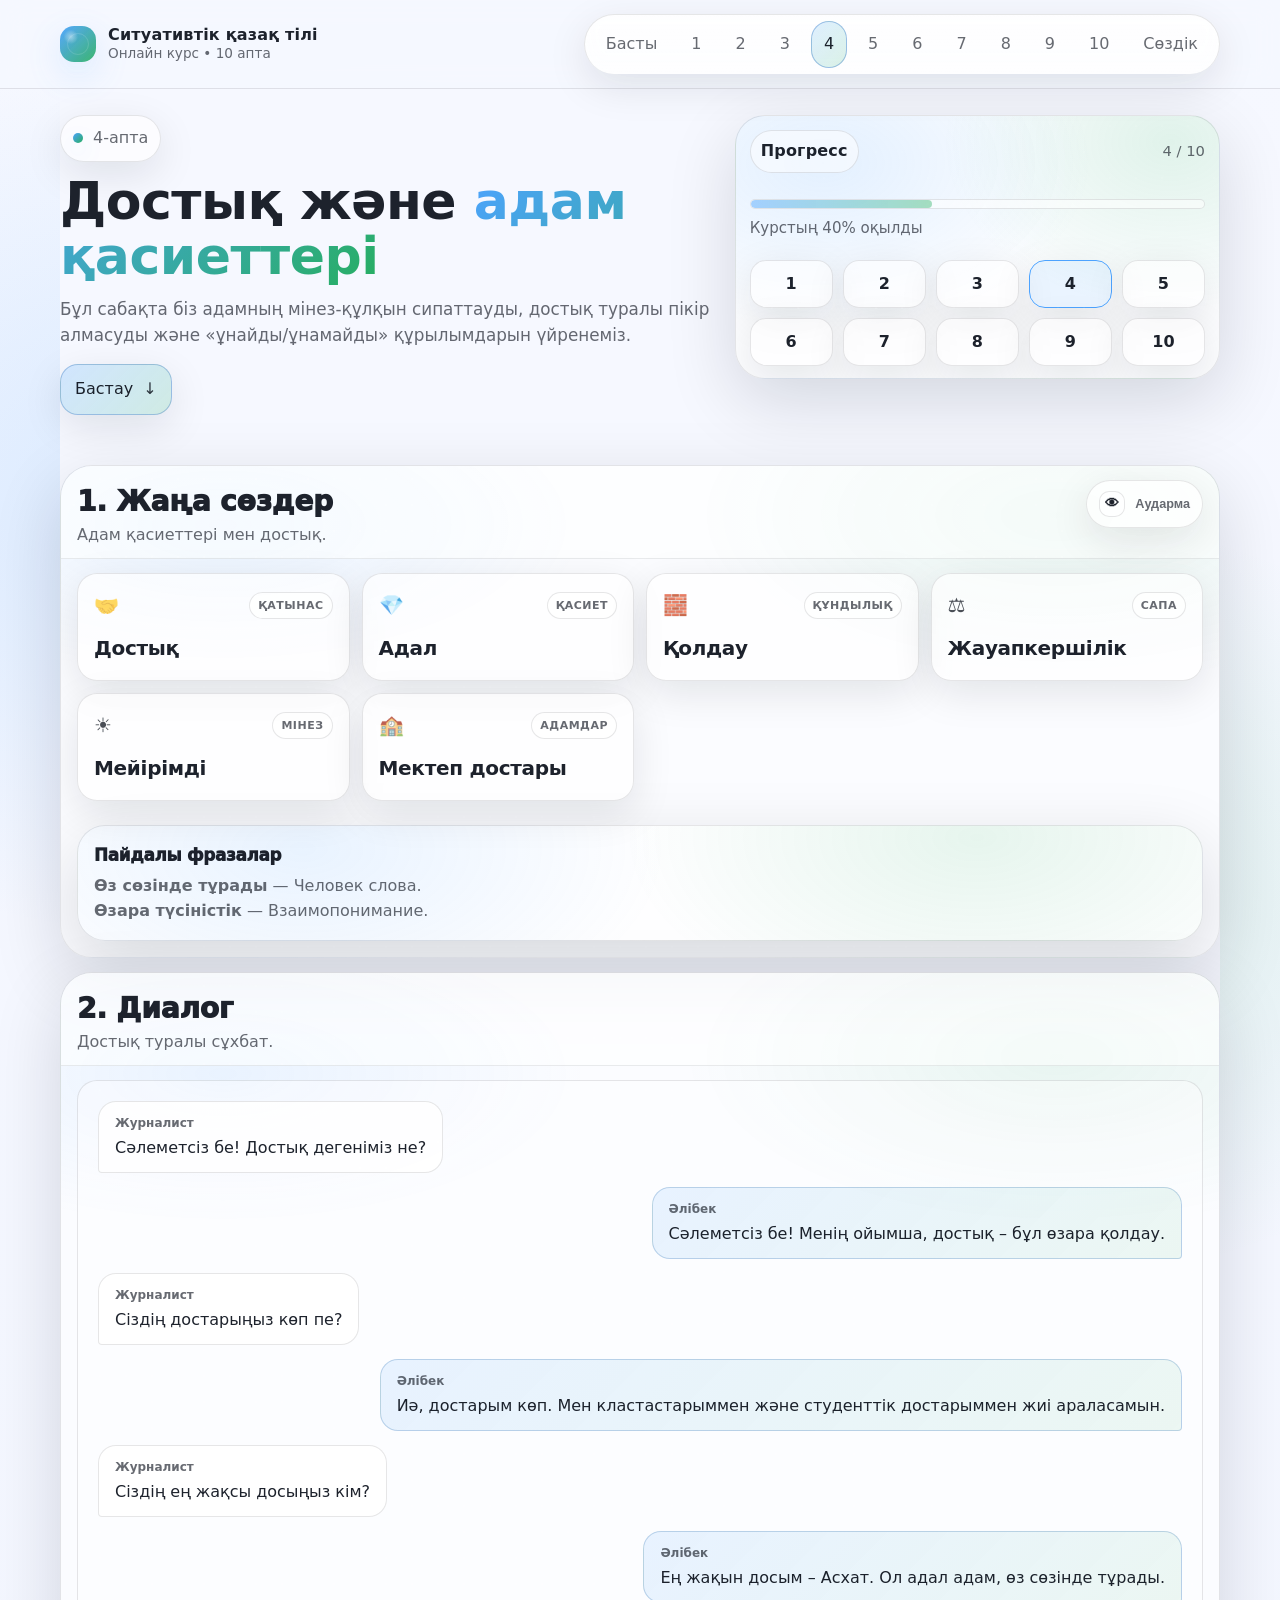
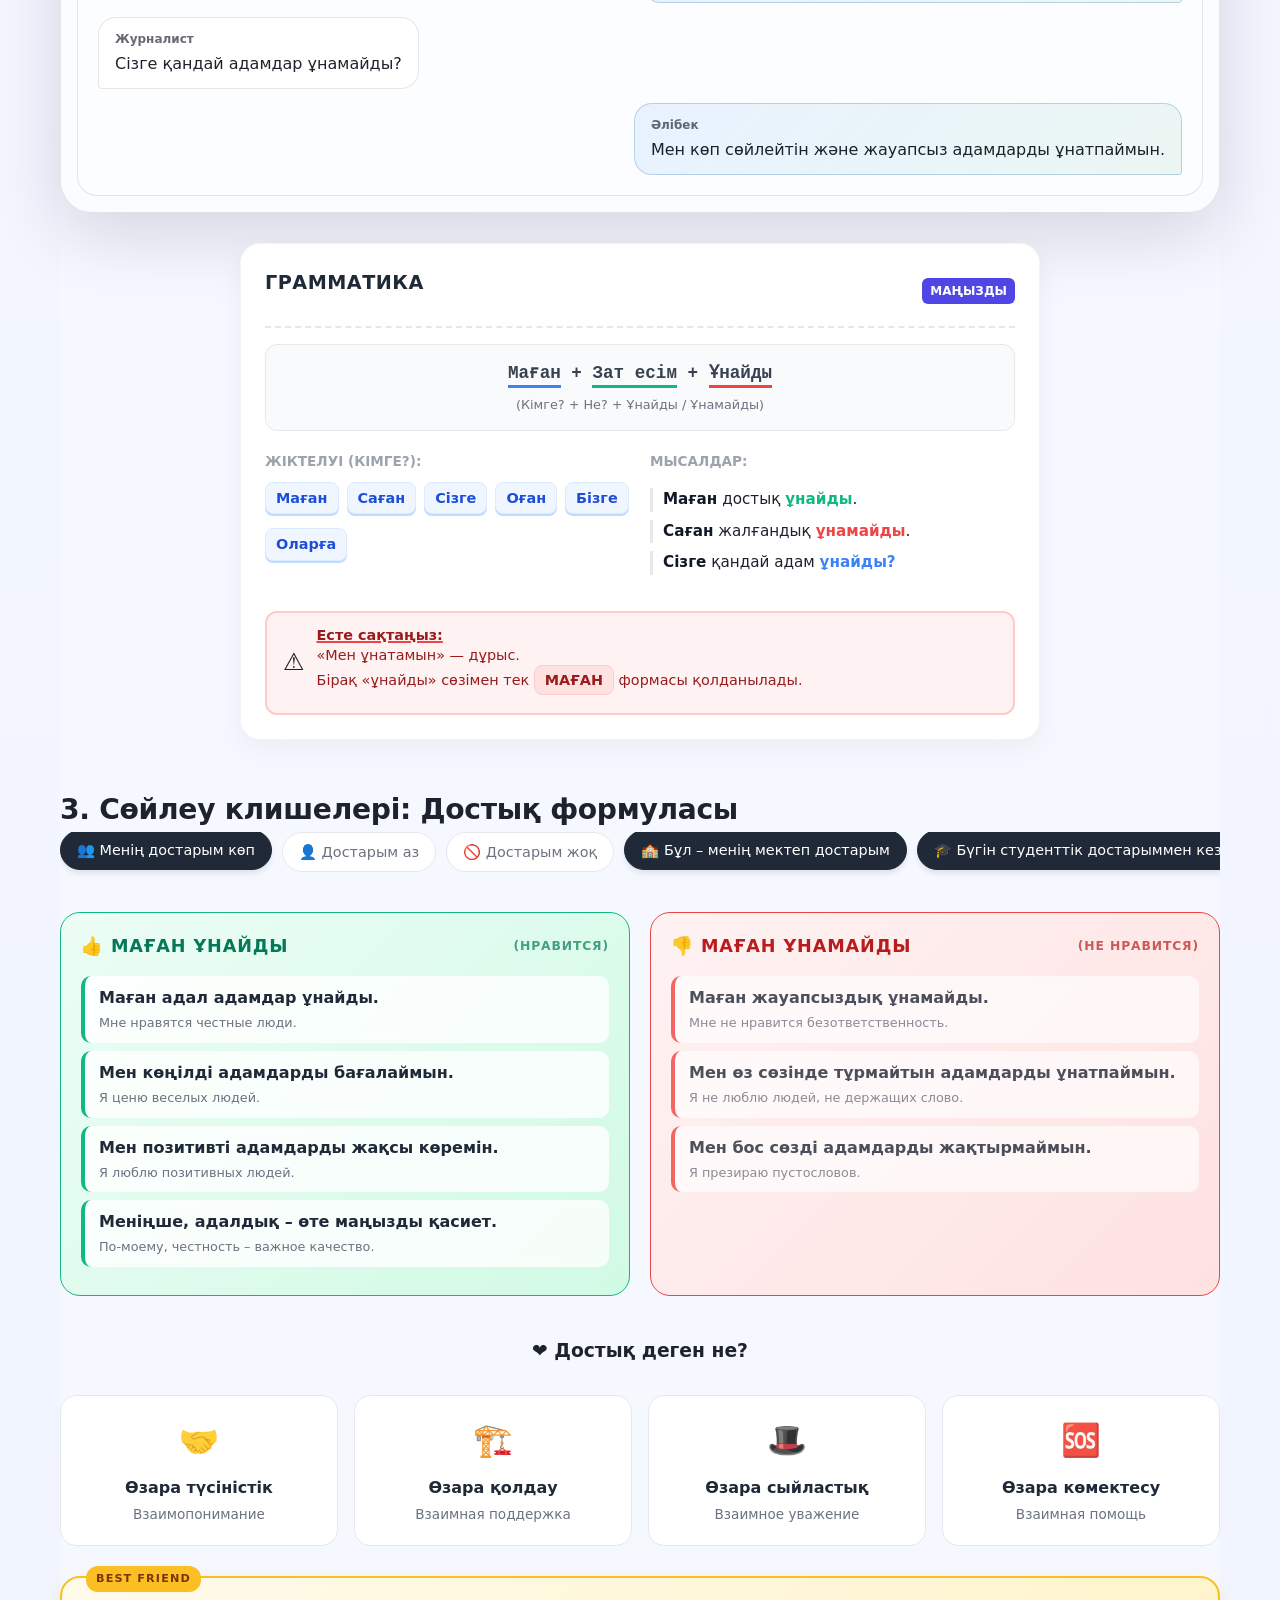
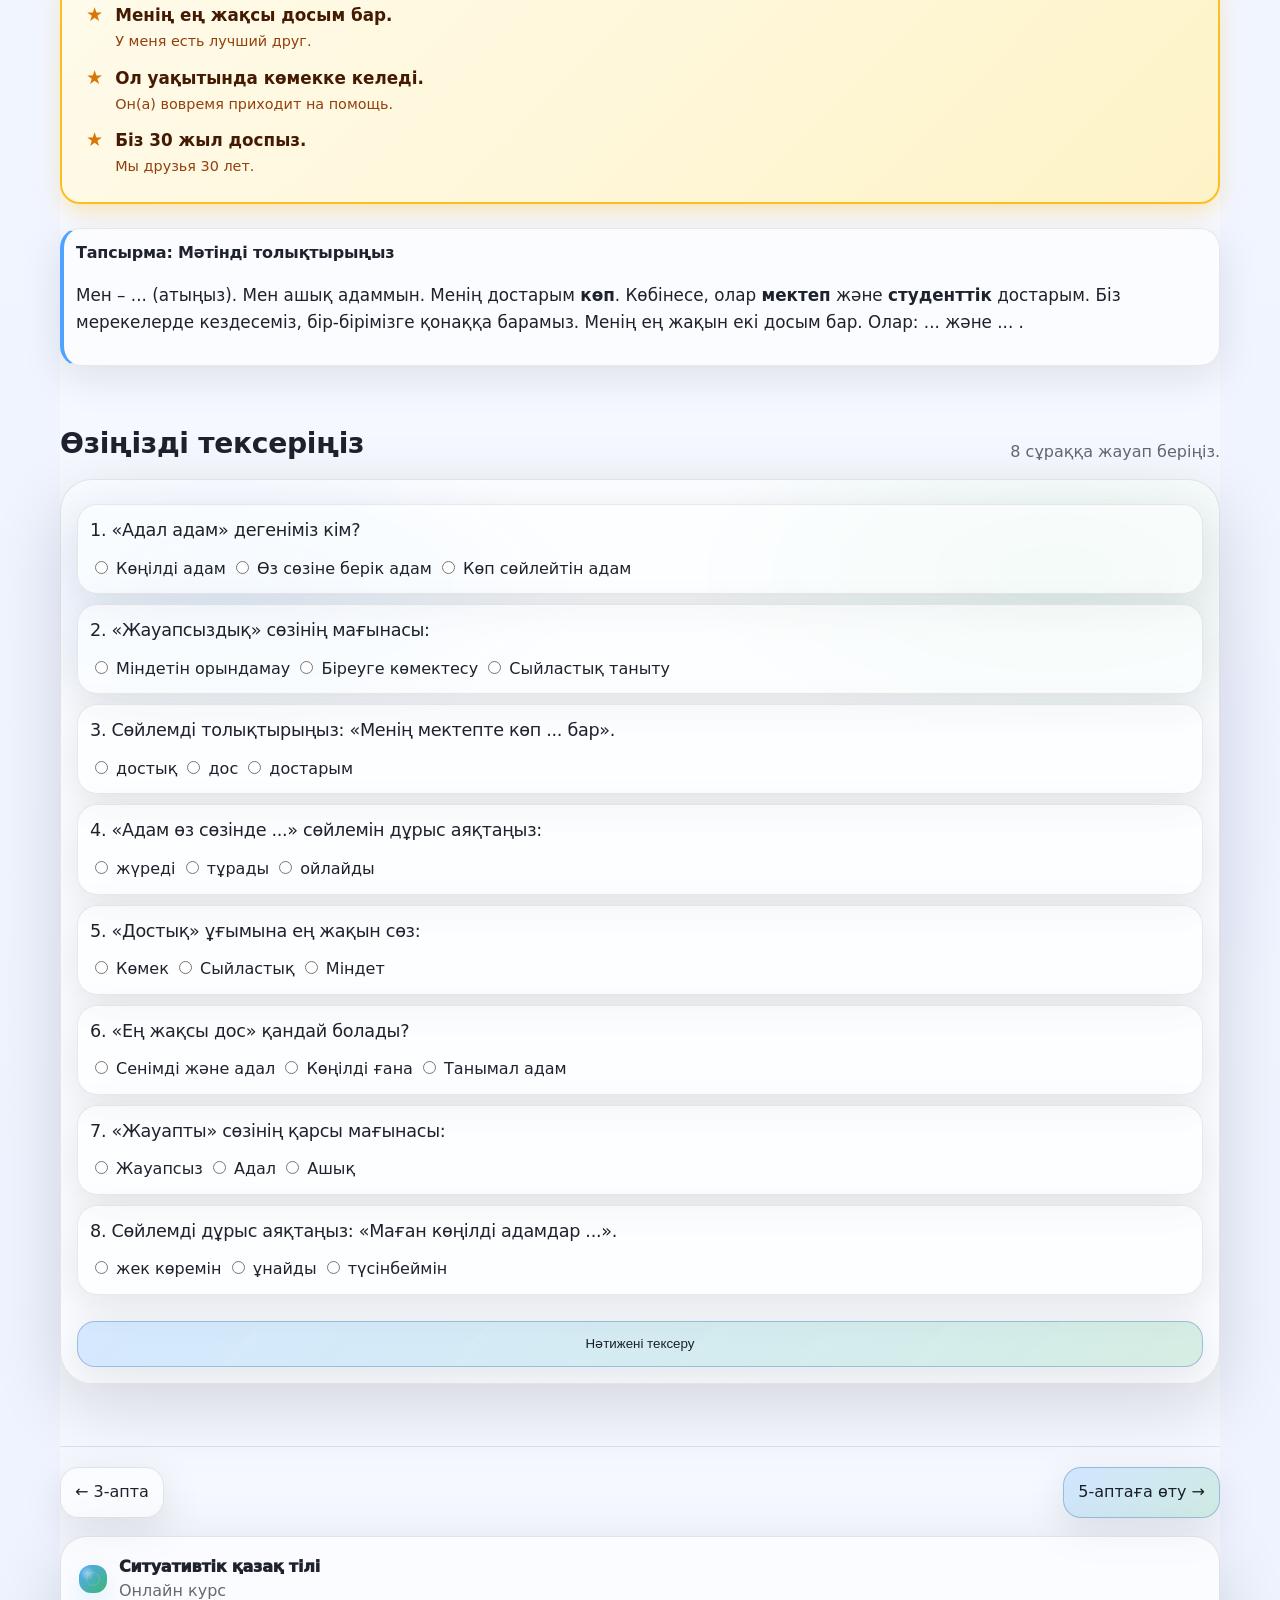
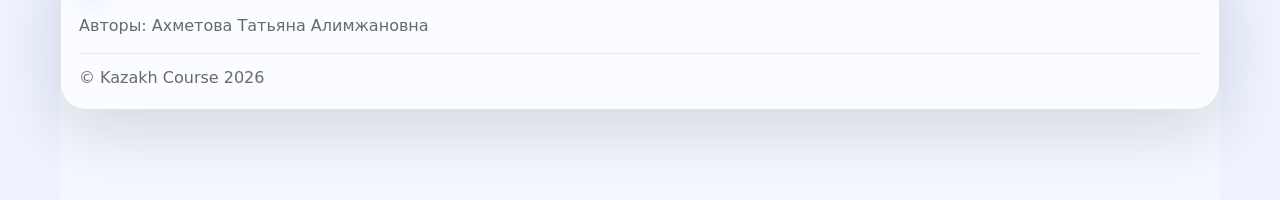
<file: week4.html>
<!doctype html>
<html lang="kk">
<head>
  <meta charset="utf-8" />
  <meta name="viewport" content="width=device-width, initial-scale=1" />
  <meta name="viewport" content="width=device-width, initial-scale=1" />
  <title>4-апта: Достық • Ситуативтік қазақ тілі</title>
  <meta name="description" content="4-апта: Достық, адамның қасиеттері, мінез-құлық және бағалау." />
  <meta name="color-scheme" content="light" />
  <link rel="stylesheet" href="style.css" />

  <style>
    /* =========================================
       WEEK 4 (Reusing Design System)
       ========================================= */

    /* Hero adjustments */
    body[data-page="week4"] .hero {
      padding-bottom: 20px;
    }

    /* LEXICON GRID */
    .lexGrid {
      display: grid;
      grid-template-columns: repeat(auto-fill, minmax(240px, 1fr));
      gap: 12px;
    }

    .lexCard {
      padding: 16px;
      border-radius: var(--r-lg);
      border: 1px solid var(--stroke);
      background: color-mix(in oklab, var(--surface) 80%, transparent);
      box-shadow: var(--shadow-1);
      display: flex;
      flex-direction: column;
      gap: 8px;
      transition: transform var(--dur-1) var(--ease), border-color var(--dur-1);
    }
    
    .lexCard:hover {
      border-color: var(--stroke2);
      transform: translateY(-2px);
    }

    .lexCard__top {
      display: flex;
      justify-content: space-between;
      align-items: center;
      margin-bottom: 4px;
    }

    .lexCard__icon {
      font-size: 20px;
      opacity: 0.8;
    }

    .lexCard__badge {
      font-size: 11px;
      padding: 4px 8px;
      border-radius: 99px;
      background: color-mix(in oklab, var(--surface2) 90%, transparent);
      border: 1px solid var(--stroke);
      color: var(--muted);
      text-transform: uppercase;
      letter-spacing: 0.5px;
      font-weight: 700;
    }

    .lexCard__word {
      font-size: 1.25rem;
      font-weight: 800;
      color: var(--text);
      letter-spacing: -0.3px;
    }

    .lexCard__trans {
      font-size: 0.95rem;
      color: var(--muted);
      border-top: 1px dashed var(--stroke);
      padding-top: 8px;
      margin-top: auto;
    }

    /* CHAT UI */
    .chatBox {
      display: flex;
      flex-direction: column;
      gap: 14px;
      background: color-mix(in oklab, var(--surface2) 60%, transparent);
      border-radius: var(--r-lg);
      padding: 20px;
      border: 1px solid var(--stroke);
    }

    .chatMsg {
      max-width: 85%;
      padding: 12px 16px;
      border-radius: 18px;
      font-size: 1rem;
      line-height: 1.5;
      position: relative;
      animation: fadeUp 0.4s var(--ease) forwards;
    }

    .chatMsg--left {
      align-self: flex-start;
      background: var(--surface);
      border: 1px solid var(--stroke);
      border-bottom-left-radius: 4px;
      color: var(--text);
    }

    .chatMsg--right {
      align-self: flex-end;
      background: linear-gradient(135deg, color-mix(in oklab, var(--a) 12%, transparent), color-mix(in oklab, var(--b) 8%, transparent));
      border: 1px solid color-mix(in oklab, var(--a) 20%, var(--stroke));
      border-bottom-right-radius: 4px;
      color: var(--text);
    }

    .chatMsg__auth {
      font-size: 0.75rem;
      color: var(--muted);
      margin-bottom: 4px;
      display: block;
      font-weight: 700;
    }

    /* RESULT BOX */
    .resultBox {
      margin-top: 20px;
      padding: 16px;
      border-radius: var(--r-lg);
      text-align: center;
      display: none;
    }
    .resultBox.is-good {
      background: color-mix(in oklab, var(--b) 15%, transparent);
      border: 1px solid color-mix(in oklab, var(--b) 30%, transparent);
      color: #1e6f43;
    }
    .resultBox.is-bad {
      background: color-mix(in oklab, rgba(255,82,82,1) 12%, transparent);
      border: 1px solid color-mix(in oklab, rgba(255,82,82,1) 30%, transparent);
      color: #991b1b;
    }

    @keyframes fadeUp {
      from { opacity: 0; transform: translateY(10px); }
      to { opacity: 1; transform: translateY(0); }
    }
    /* =========================================
   3-БӨЛІМ: ДОСТЫҚ ФОРМУЛАСЫ (STYLE)
   ========================================= */

/* 1. Status Bar (Мәртебе жолағы) */
.statusBar {
  display: flex;
  gap: 10px;
  margin-bottom: 30px;
  overflow-x: auto;
  padding-bottom: 10px;
  scrollbar-width: none; /* Firefox үшін скроллды жасыру */
}
.statusBar::-webkit-scrollbar {
  display: none; /* Chrome/Safari үшін */
}
.statusPill {
  background: #ffffff;
  border: 1px solid #e5e7eb; /* var(--stroke) */
  padding: 8px 16px;
  border-radius: 50px;
  white-space: nowrap;
  font-size: 0.9rem;
  color: #6b7280; /* var(--muted) */
  cursor: default;
  transition: all 0.3s;
  display: flex;
  align-items: center;
  gap: 8px;
}
.statusPill:hover,
.statusPill.active {
  background: #1f2937; /* var(--text) */
  color: white;
  border-color: #1f2937;
  transform: translateY(-2px);
  box-shadow: 0 4px 6px -1px rgba(0, 0, 0, 0.1);
}

/* 2. Magnet Grid (Ұнайды/Ұнамайды) */
.magnetGrid {
  display: grid;
  grid-template-columns: 1fr 1fr;
  gap: 20px;
  margin: 30px 0;
}
.magnetZone {
  padding: 20px;
  border-radius: 20px;
  position: relative;
  overflow: hidden;
}

/* Позитивті аймақ (Жасыл) */
.magnetZone--pos {
  background: linear-gradient(135deg, #ecfdf5 0%, #d1fae5 100%);
  border: 1px solid #10b981;
}
.magnetZone--pos .zoneTitle {
  color: #047857;
}
.traitCard {
  background: rgba(255, 255, 255, 0.8);
  backdrop-filter: blur(4px);
  padding: 10px 14px;
  margin-bottom: 8px;
  border-radius: 10px;
  border-left: 4px solid #10b981;
  font-weight: 600;
  color: #1f2937;
  transition: transform 0.2s;
  cursor: default;
}
.traitCard:hover {
  transform: translateX(5px);
  background: white;
}

/* Негативті аймақ (Қызыл) */
.magnetZone--neg {
  background: linear-gradient(135deg, #fef2f2 0%, #fee2e2 100%);
  border: 1px solid #ef4444;
}
.magnetZone--neg .zoneTitle {
  color: #b91c1c;
}
.traitCard--bad {
  border-left-color: #ef4444;
  opacity: 0.8;
}
.traitCard--bad:hover {
  transform: translateX(5px);
  opacity: 1;
}

.zoneTitle {
  font-weight: 800;
  font-size: 1.1rem;
  margin-bottom: 16px;
  display: flex;
  align-items: center;
  gap: 8px;
  text-transform: uppercase;
  letter-spacing: 0.05em;
}
.traitTranslation {
  display: block;
  font-size: 0.8rem;
  font-weight: 400;
  color: #6b7280;
  margin-top: 2px;
}

/* 3. Core Values (Құндылықтар) */
.coreGrid {
  display: grid;
  grid-template-columns: repeat(auto-fit, minmax(200px, 1fr));
  gap: 16px;
  margin: 30px 0;
}
.coreBlock {
  background: #ffffff;
  border: 1px solid #e5e7eb;
  padding: 20px;
  border-radius: 16px;
  text-align: center;
  transition: all 0.3s;
}
.coreBlock:hover {
  border-color: #3b82f6;
  transform: translateY(-4px);
  box-shadow: 0 4px 6px -1px rgba(0, 0, 0, 0.1);
}
.coreIcon {
  font-size: 2rem;
  margin-bottom: 10px;
  display: block;
}
.coreText {
  font-weight: 700;
  font-size: 1rem;
  color: #1f2937;
}
.coreSub {
  font-size: 0.85rem;
  color: #6b7280;
  margin-top: 4px;
}

/* 4. Gold Card (Алтын карта) */
.goldCard {
  background: linear-gradient(135deg, #fffbeb 0%, #fef3c7 100%);
  border: 2px solid #fbbf24;
  border-radius: 20px;
  padding: 24px;
  position: relative;
  display: flex;
  flex-direction: column;
  gap: 12px;
  box-shadow: 0 10px 25px -5px rgba(251, 191, 36, 0.4);
  margin-top: 30px;
}
.goldCard::before {
  content: "BEST FRIEND"; /* Бэйджик */
  position: absolute;
  top: -12px;
  left: 24px;
  background: #fbbf24;
  color: #78350f;
  font-size: 0.7rem;
  font-weight: 800;
  padding: 4px 10px;
  border-radius: 12px;
  letter-spacing: 0.1em;
}
.goldItem {
  display: flex;
  align-items: flex-start;
  gap: 12px;
}
.goldCheck {
  color: #d97706;
  font-size: 1.2rem;
  margin-top: -2px;
}
.goldText {
  font-weight: 600;
  color: #451a03;
  font-size: 1.05rem;
}
.goldSub {
  display: block;
  font-weight: 400;
  color: #92400e;
  font-size: 0.9rem;
  margin-top: 2px;
}

/* Мобильді нұсқа үшін адаптация */
@media (max-width: 600px) {
  .magnetGrid {
    grid-template-columns: 1fr; /* Телефонда бір баған */
  }
}
/* =========================================
   GRAMMAR BLOCK (UX/UI)
   ========================================= */

.grammarSection {
  margin: 40px 0;
  padding: 0 10px;
}

.grammarCard {
  background: #ffffff;
  border: 1px solid #e5e7eb; /* var(--stroke) */
  border-left: 5px solid #4f46e5; /* var(--primary) - сол жақ акцент сызық */
  border-radius: 12px;
  padding: 24px 30px;
  box-shadow: 0 4px 20px rgba(0, 0, 0, 0.03); /* Өте жеңіл көлеңке */
  max-width: 800px;
  margin: 0 auto;
}

/* Бөлім атауы */
.grammarTitle {
  font-size: 1.1rem;
  font-weight: 800;
  color: #1f2937; /* var(--text) */
  margin-bottom: 16px;
  text-transform: uppercase;
  letter-spacing: 0.05em;
}

/* Түсіндірме мәтін */
.grammarText {
  font-size: 1rem;
  line-height: 1.6;
  color: #4b5563; /* var(--muted) бірақ сәл қоюлау */
  margin-bottom: 24px;
  max-width: 90%;
}

/* Формула блогы */
.grammarFormula {
  background: #f3f4f6; /* var(--surface2) */
  padding: 16px;
  border-radius: 8px;
  text-align: center;
  font-family: monospace, serif; /* Код/Формула стилі */
  font-size: 1.05rem;
  font-weight: 700;
  color: #374151;
  margin-bottom: 8px;
  border: 1px dashed #d1d5db;
}

.grammarSub {
  font-size: 0.85rem;
  color: #6b7280;
  text-align: center;
  margin-bottom: 24px;
  display: block;
}

/* Тізімдер (Мысалдар) */
.grammarList {
  list-style: none;
  padding: 0;
  margin: 0 0 24px 0;
  display: flex;
  flex-direction: column;
  gap: 10px;
}

.grammarList li {
  font-size: 1rem;
  color: #1f2937;
  padding-left: 12px;
  border-left: 2px solid #e5e7eb; /* Жеңіл сызықша */
}

/* Сұрақтар блогы */
.grammarQuestions {
  margin: 20px 0;
  font-style: italic;
  color: #4f46e5; /* var(--primary) */
  font-weight: 500;
}

/* Есте сақтаңыз (Footer) */
.grammarNote {
  background: #eff6ff; /* өте ашық көк */
  border-radius: 8px;
  padding: 12px 16px;
  font-size: 0.95rem;
  color: #1e40af;
  border: 1px solid #dbeafe;
  margin-top: 10px;
}

.grammarNote strong {
  font-weight: 800;
  display: block;
  margin-bottom: 4px;
  text-transform: uppercase;
  font-size: 0.8rem;
  letter-spacing: 0.05em;
}

/* Мобильді адаптация */
@media (max-width: 600px) {
  .grammarCard {
    padding: 20px;
  }
  .grammarFormula {
    font-size: 0.9rem;
  }
}


/* =========================================
   GRAMMAR BLOCK (COMPACT & COLORFUL)
   ========================================= */

   .grammarSection {
    margin: 30px 0;
    padding: 0 10px;
  }
  
  .grammarCard {
    background: #ffffff;
    border-radius: 20px;
    padding: 24px;
    box-shadow: 0 8px 30px rgba(0, 0, 0, 0.05);
    border: 1px solid #f3f4f6;
    max-width: 800px;
    margin: 0 auto;
    position: relative;
    overflow: hidden;
  }
  
  /* Сәндік жолақ (жоғарғы жағы) */
  .grammarCard::top {
    content: "";
    position: absolute;
    top: 0; left: 0; right: 0;
    height: 6px;
    background: linear-gradient(90deg, #4f46e5, #ef4444);
  }
  
  .grammarHeader {
    display: flex;
    justify-content: space-between;
    align-items: center;
    margin-bottom: 16px;
    border-bottom: 2px dashed #e5e7eb;
    padding-bottom: 12px;
  }
  
  .grammarTitle {
    font-size: 1.2rem;
    font-weight: 800;
    color: #1f2937;
    text-transform: uppercase;
    letter-spacing: 0.5px;
  }
  
  .grammarBadge {
    background: #4f46e5;
    color: white;
    font-size: 0.75rem;
    font-weight: 700;
    padding: 4px 8px;
    border-radius: 6px;
    text-transform: uppercase;
  }
  
  /* ФОРМУЛА БЛОГЫ */
  .formulaBox {
    background: #f9fafb;
    padding: 15px;
    border-radius: 12px;
    text-align: center;
    margin-bottom: 20px;
    border: 1px solid #e5e7eb;
  }
  
  .formulaText {
    font-family: monospace, serif;
    font-size: 1.1rem;
    font-weight: 700;
    color: #374151;
  }
  
  /* Формула ішіндегі түрлі-түсті астын сызу */
  .u-blue { border-bottom: 3px solid #3b82f6; padding-bottom: 2px; }
  .u-red { border-bottom: 3px solid #ef4444; padding-bottom: 2px; }
  .u-green { border-bottom: 3px solid #10b981; padding-bottom: 2px; }
  
  /* КОМПАКТ ГРИД (Екі баған) */
  .compactGrid {
    display: grid;
    grid-template-columns: 1fr 1fr;
    gap: 20px;
    margin-bottom: 20px;
  }
  
  /* Кнопка стиліндегі есімдіктер */
  .pronounBtn {
    display: inline-block;
    background: #eff6ff;
    color: #1d4ed8;
    font-weight: 700;
    font-size: 0.9rem;
    padding: 4px 10px;
    border-radius: 8px;
    margin-bottom: 6px;
    border: 1px solid #dbeafe;
    box-shadow: 0 2px 0 #bfdbfe; /* 3D эффект */
    transition: transform 0.1s;
  }
  .pronounBtn:active {
    transform: translateY(2px);
    box-shadow: none;
  }
  
  /* Мысалдар тізімі */
  .exList {
    list-style: none;
    padding: 0;
    display: flex;
    flex-direction: column;
    gap: 8px;
  }
  .exItem {
    font-size: 0.95rem;
    padding-left: 10px;
    border-left: 3px solid #e5e7eb;
  }
  .exItem strong { color: #111827; }
  
  /* ЕРЕЖЕ БЛОГЫ (Қызыл ерекшелеу) */
  .dangerZone {
    background: #fef2f2;
    border: 2px solid #fecaca;
    border-radius: 12px;
    padding: 12px 16px;
    display: flex;
    align-items: center;
    gap: 12px;
  }
  .dangerIcon {
    font-size: 1.5rem;
  }
  .dangerText {
    font-size: 0.9rem;
    color: #991b1b;
    line-height: 1.4;
  }
  .dangerText strong {
    text-decoration: underline;
    text-decoration-color: #ef4444;
    text-decoration-thickness: 2px;
  }
  
  /* Мобильді адаптация */
  @media (max-width: 600px) {
    .compactGrid { grid-template-columns: 1fr; }
  }
  </style>
</head>

<body data-page="week4">
  <a class="skip-link" href="#main">Негізгі мазмұнға өту</a>

  <header class="topbar" role="banner">
    <div class="topbar__inner container">
      <div class="brand" aria-label="Kazakh Course">
        <span class="brand__mark" aria-hidden="true"></span>
        <div class="brand__text">
          <div class="brand__title">Ситуативтік қазақ тілі</div>
          <div class="brand__sub">Онлайн курс • 10 апта</div>
        </div>
      </div>

      <nav class="nav nav--weeks" aria-label="Апталар (десктоп)">
        <a class="nav__link" data-page="index" href="index.html">Басты</a>
        <a class="nav__link" data-page="week1" href="week1.html">1</a>
        <a class="nav__link" data-page="week2" href="week2.html">2</a>
        <a class="nav__link" data-page="week3" href="week3.html">3</a>
        <a class="nav__link is-active" data-page="week4" href="week4.html" aria-current="page">4</a>
        <a class="nav__link" data-page="week5" href="week5.html">5</a>
        <a class="nav__link" data-page="week6" href="week6.html">6</a>
        <a class="nav__link" data-page="week7" href="week7.html">7</a>
        <a class="nav__link" data-page="week8" href="week8.html">8</a>
        <a class="nav__link" data-page="week9" href="week9.html">9</a>
        <a class="nav__link" data-page="week10" href="week10.html">10</a>
        <a class="nav__link" data-page="dictionary" href="dictionary.html">Сөздік</a>
      </nav>
    </div>
  </header>

  <main id="main" class="container">
    
    <section class="hero reveal">
      <div class="hero__grid">
        <div>
          <div class="pill">
            <span class="pill__dot" aria-hidden="true"></span>
            <span>4-апта</span>
          </div>

          <h1 class="h1">Достық және <span class="h1__accent">адам қасиеттері</span></h1>

          <p class="lead">
            Бұл сабақта біз адамның мінез-құлқын сипаттауды, достық туралы пікір алмасуды және «ұнайды/ұнамайды» құрылымдарын үйренеміз.
          </p>

          <div class="hero__cta">
            <a class="btn btn--primary" href="#lexika">
              Бастау <span class="btn__arrow" aria-hidden="true">↓</span>
            </a>
          </div>
        </div>

        <aside class="glassPanel reveal">
          <div class="glassPanel__top">
            <div class="glassPanel__badge">Прогресс</div>
            <div class="glassPanel__hint">4 / 10</div>
          </div>

          <div class="glassPanel__body">
            <div class="progress__bar">
              <span class="progress__fill" style="width: 40%"></span>
            </div>
            <div class="progress__note">Курстың 40% оқылды</div>
            
            <div class="miniGrid" style="margin-top:20px">
               <a class="miniCard" href="week1.html">1</a>
               <a class="miniCard" href="week2.html">2</a>
               <a class="miniCard" href="week3.html">3</a>
               <a class="miniCard" style="border-color:var(--a); background:rgba(77,163,255,0.1); color:var(--text);" href="#">4</a>
               <a class="miniCard" href="week5.html">5</a>
               <a class="miniCard" href="week6.html">6</a>
               <a class="miniCard" href="week7.html">7</a>
               <a class="miniCard" href="week8.html">8</a>
               <a class="miniCard" href="week9.html">9</a>
               <a class="miniCard" href="week10.html">10</a>
            </div>
          </div>
        </aside>
      </div>
    </section>

    <section id="lexika" class="weekSection reveal">
      <div class="weekSection__head">
        <div>
          <h2 class="h2 weekSection__title">1. Жаңа сөздер</h2>
          <p class="section__sub">Адам қасиеттері мен достық.</p>
        </div>
        <div class="weekSection__meta">
          <button class="chip" id="toggleLexBtn" aria-expanded="false" onclick="toggleLex()">
            <span class="chip__icon">👁</span>
            <span class="chip__text">Аударма</span>
          </button>
        </div>
      </div>

      <div class="weekSection__body">
        <div class="lexGrid">
          <article class="lexCard">
            <div class="lexCard__top">
              <span class="lexCard__icon">🤝</span>
              <span class="lexCard__badge">Қатынас</span>
            </div>
            <div class="lexCard__word">Достық</div>
            <div class="lexCard__trans is-hidden" data-lex-target>Дружба</div>
          </article>
    
          <article class="lexCard">
            <div class="lexCard__top">
              <span class="lexCard__icon">💎</span>
              <span class="lexCard__badge">Қасиет</span>
            </div>
            <div class="lexCard__word">Адал</div>
            <div class="lexCard__trans is-hidden" data-lex-target>Честный</div>
          </article>
    
          <article class="lexCard">
            <div class="lexCard__top">
              <span class="lexCard__icon">🧱</span>
              <span class="lexCard__badge">Құндылық</span>
            </div>
            <div class="lexCard__word">Қолдау</div>
            <div class="lexCard__trans is-hidden" data-lex-target>Поддержка</div>
          </article>
    
          <article class="lexCard">
            <div class="lexCard__top">
              <span class="lexCard__icon">⚖️</span>
              <span class="lexCard__badge">Сапа</span>
            </div>
            <div class="lexCard__word">Жауапкершілік</div>
            <div class="lexCard__trans is-hidden" data-lex-target>Ответственность</div>
          </article>
          
          <article class="lexCard">
            <div class="lexCard__top">
              <span class="lexCard__icon">☀️</span>
              <span class="lexCard__badge">Мінез</span>
            </div>
            <div class="lexCard__word">Мейірімді</div>
            <div class="lexCard__trans is-hidden" data-lex-target>Добрый</div>
          </article>

          <article class="lexCard">
            <div class="lexCard__top">
              <span class="lexCard__icon">🏫</span>
              <span class="lexCard__badge">Адамдар</span>
            </div>
            <div class="lexCard__word">Мектеп достары</div>
            <div class="lexCard__trans is-hidden" data-lex-target>Школьные друзья</div>
          </article>
        </div>

        <div class="callout" style="margin-top: 24px;">
          <div class="callout__title">Пайдалы фразалар</div>
          <div class="callout__text">
            <strong>Өз сөзінде тұрады</strong> — Человек слова.<br>
            <strong>Өзара түсіністік</strong> — Взаимопонимание.
          </div>
        </div>
      </div>
    </section>

    <section class="weekSection reveal">
      <div class="weekSection__head">
        <div>
          <h2 class="h2 weekSection__title">2. Диалог</h2>
          <p class="section__sub">Достық туралы сұхбат.</p>
        </div>
  
      </div>

      <div class="weekSection__body">
        <div class="chatBox">
          <div class="chatMsg chatMsg--left">
            <span class="chatMsg__auth">Журналист</span>
            Сәлеметсіз бе! Достық дегеніміз не?
          </div>
          <div class="chatMsg chatMsg--right">
            <span class="chatMsg__auth">Әлібек</span>
            Сәлеметсіз бе! Менің ойымша, достық – бұл өзара қолдау.
          </div>

          <div class="chatMsg chatMsg--left">
            <span class="chatMsg__auth">Журналист</span>
            Сіздің достарыңыз көп пе?
          </div>
          <div class="chatMsg chatMsg--right">
            <span class="chatMsg__auth">Әлібек</span>
            Иә, достарым көп. Мен кластастарыммен және студенттік достарыммен жиі араласамын.
          </div>

          <div class="chatMsg chatMsg--left">
            <span class="chatMsg__auth">Журналист</span>
            Сіздің ең жақсы досыңыз кім?
          </div>
          <div class="chatMsg chatMsg--right">
            <span class="chatMsg__auth">Әлібек</span>
            Ең жақын досым – Асхат. Ол адал адам, өз сөзінде тұрады.
          </div>

          <div class="chatMsg chatMsg--left">
            <span class="chatMsg__auth">Журналист</span>
            Сізге қандай адамдар ұнамайды?
          </div>
          <div class="chatMsg chatMsg--right">
            <span class="chatMsg__auth">Әлібек</span>
            Мен көп сөйлейтін және жауапсыз адамдарды ұнатпаймын.
          </div>
        </div>
      </div>
    </section>
    <section class="grammarSection reveal">
      <div class="grammarCard">
        
        <div class="grammarHeader">
          <div class="grammarTitle">Грамматика</div>
          <div class="grammarBadge">Маңызды</div>
        </div>
    
        <div class="formulaBox">
          <span class="formulaText">
            <span class="u-blue">Маған</span> + 
            <span class="u-green">Зат есім</span> + 
            <span class="u-red">Ұнайды</span>
          </span>
          <div style="font-size: 0.8rem; color: #6b7280; margin-top: 8px;">
            (Кімге? + Не? + Ұнайды / Ұнамайды)
          </div>
        </div>
    
        <div class="compactGrid">
          
          <div>
            <div style="font-size:0.85rem; text-transform:uppercase; color:#9ca3af; font-weight:700; margin-bottom:10px;">
              Жіктелуі (Кімге?):
            </div>
            <div style="display:flex; flex-wrap:wrap; gap:8px;">
              <span class="pronounBtn">Маған</span>
              <span class="pronounBtn">Саған</span>
              <span class="pronounBtn">Сізге</span>
              <span class="pronounBtn">Оған</span>
              <span class="pronounBtn">Бізге</span>
              <span class="pronounBtn">Оларға</span>
            </div>
          </div>
    
          <div>
            <div style="font-size:0.85rem; text-transform:uppercase; color:#9ca3af; font-weight:700; margin-bottom:10px;">
              Мысалдар:
            </div>
            <ul class="exList">
              <li class="exItem">
                <strong>Маған</strong> достық <span style="color:#10b981; font-weight:700;">ұнайды</span>.
              </li>
              <li class="exItem">
                <strong>Саған</strong> жалғандық <span style="color:#ef4444; font-weight:700;">ұнамайды</span>.
              </li>
              <li class="exItem">
                <strong>Сізге</strong> қандай адам <span style="color:#3b82f6; font-weight:700;">ұнайды?</span>
              </li>
            </ul>
          </div>
        </div>
    
        <div class="dangerZone">
          <div class="dangerIcon">⚠️</div>
          <div class="dangerText">
            <strong>Есте сақтаңыз:</strong> <br>
            «Мен ұнатамын» — дұрыс.<br>
            Бірақ «ұнайды» сөзімен тек <span class="pronounBtn" style="background:#fee2e2; color:#991b1b; border-color:#fecaca; box-shadow:none;">МАҒАН</span> формасы қолданылады.
          </div>
        </div>
    
      </div>
    </section>
   <section class="section reveal">
      <h2 class="h2">3. Сөйлеу клишелері: Достық формуласы</h2>
      
      <div class="statusBar">
        <div class="statusPill active">👥 Менің достарым көп</div>
        <div class="statusPill">👤 Достарым аз</div>
        <div class="statusPill">🚫 Достарым жоқ</div>
        <div class="statusPill active">🏫 Бұл – менің мектеп достарым</div>
        <div class="statusPill active">🎓 Бүгін студенттік достарыммен кездесеміз</div>
      </div>
    
      <div class="magnetGrid">
        <div class="magnetZone magnetZone--pos">
          <div class="zoneTitle">👍 Маған ұнайды <small style="opacity:0.7; margin-left:auto; font-size:0.7em;">(Нравится)</small></div>
          
          <div class="traitCard">
            Маған адал адамдар ұнайды.
            <span class="traitTranslation">Мне нравятся честные люди.</span>
          </div>
          <div class="traitCard">
            Мен көңілді адамдарды бағалаймын.
            <span class="traitTranslation">Я ценю веселых людей.</span>
          </div>
          <div class="traitCard">
            Мен позитивті адамдарды жақсы көремін.
            <span class="traitTranslation">Я люблю позитивных людей.</span>
          </div>
          <div class="traitCard">
            Меніңше, адалдық – өте маңызды қасиет.
            <span class="traitTranslation">По-моему, честность – важное качество.</span>
          </div>
        </div>
    
        <div class="magnetZone magnetZone--neg">
          <div class="zoneTitle">👎 Маған ұнамайды <small style="opacity:0.7; margin-left:auto; font-size:0.7em;">(Не нравится)</small></div>
          
          <div class="traitCard traitCard--bad">
            Маған жауапсыздық ұнамайды.
            <span class="traitTranslation">Мне не нравится безответственность.</span>
          </div>
          <div class="traitCard traitCard--bad">
            Мен өз сөзінде тұрмайтын адамдарды ұнатпаймын.
            <span class="traitTranslation">Я не люблю людей, не держащих слово.</span>
          </div>
          <div class="traitCard traitCard--bad">
            Мен бос сөзді адамдарды жақтырмаймын.
            <span class="traitTranslation">Я презираю пустословов.</span>
          </div>
        </div>
      </div>
    
      <h3 class="h3" style="text-align:center; margin-top:40px;">❤️ Достық деген не?</h3>
      <div class="coreGrid">
        <div class="coreBlock">
          <span class="coreIcon">🤝</span>
          <div class="coreText">Өзара түсіністік</div>
          <div class="coreSub">Взаимопонимание</div>
        </div>
        <div class="coreBlock">
          <span class="coreIcon">🏗️</span>
          <div class="coreText">Өзара қолдау</div>
          <div class="coreSub">Взаимная поддержка</div>
        </div>
        <div class="coreBlock">
          <span class="coreIcon">🎩</span>
          <div class="coreText">Өзара сыйластық</div>
          <div class="coreSub">Взаимное уважение</div>
        </div>
        <div class="coreBlock">
          <span class="coreIcon">🆘</span>
          <div class="coreText">Өзара көмектесу</div>
          <div class="coreSub">Взаимная помощь</div>
        </div>
      </div>
    
      <div class="goldCard">
        <div class="goldItem">
          <span class="goldCheck">★</span>
          <div class="goldText">
            Менің ең жақсы досым бар.
            <span class="goldSub">У меня есть лучший друг.</span>
          </div>
        </div>
        <div class="goldItem">
          <span class="goldCheck">★</span>
          <div class="goldText">
            Ол уақытында көмекке келеді.
            <span class="goldSub">Он(а) вовремя приходит на помощь.</span>
          </div>
        </div>
        <div class="goldItem">
          <span class="goldCheck">★</span>
          <div class="goldText">
            Біз 30 жыл доспыз.
            <span class="goldSub">Мы друзья 30 лет.</span>
          </div>
        </div>
      </div>
        <div class="block" style="margin-top: 24px; border-left: 4px solid var(--a);">
          <div class="block__title">Тапсырма: Мәтінді толықтырыңыз</div>
          <p style="font-size: 1.05rem; line-height: 1.6;">
            Мен – ... (атыңыз). Мен ашық адаммын. Менің достарым <strong>көп</strong>. 
            Көбінесе, олар <strong>мектеп</strong> және <strong>студенттік</strong> достарым. 
            Біз мерекелерде кездесеміз, бір-бірімізге қонаққа барамыз. 
            Менің ең жақын екі досым бар. Олар: ... және ... .
          </p>
        </div>
      </div>
    </section>
    <section class="section reveal" id="test">
      <div class="section__head">
        <h2 class="h2">Өзіңізді тексеріңіз</h2>
        <p class="section__sub">8 сұраққа жауап беріңіз.</p>
      </div>
    
      <div class="weekSection">
        <div class="weekSection__body">
          <form id="quizForm">
    
            <!-- 1 -->
            <div class="block">
              <p class="h2" style="font-size:1.1rem; margin-bottom:12px;">
                1. «Адал адам» дегеніміз кім?
              </p>
              <div class="testGrid">
                <label class="testItem"><input type="radio" name="q1" value="0"> Көңілді адам</label>
                <label class="testItem"><input type="radio" name="q1" value="1"> Өз сөзіне берік адам</label>
                <label class="testItem"><input type="radio" name="q1" value="0"> Көп сөйлейтін адам</label>
              </div>
            </div>
    
            <!-- 2 -->
            <div class="block">
              <p class="h2" style="font-size:1.1rem; margin-bottom:12px;">
                2. «Жауапсыздық» сөзінің мағынасы:
              </p>
              <div class="testGrid">
                <label class="testItem"><input type="radio" name="q2" value="1"> Міндетін орындамау</label>
                <label class="testItem"><input type="radio" name="q2" value="0"> Біреуге көмектесу</label>
                <label class="testItem"><input type="radio" name="q2" value="0"> Сыйластық таныту</label>
              </div>
            </div>
    
            <!-- 3 -->
            <div class="block">
              <p class="h2" style="font-size:1.1rem; margin-bottom:12px;">
                3. Сөйлемді толықтырыңыз: «Менің мектепте көп ... бар».
              </p>
              <div class="testGrid">
                <label class="testItem"><input type="radio" name="q3" value="0"> достық</label>
                <label class="testItem"><input type="radio" name="q3" value="0"> дос</label>
                <label class="testItem"><input type="radio" name="q3" value="1"> достарым</label>
              </div>
            </div>
    
            <!-- 4 -->
            <div class="block">
              <p class="h2" style="font-size:1.1rem; margin-bottom:12px;">
                4. «Адам өз сөзінде ...» сөйлемін дұрыс аяқтаңыз:
              </p>
              <div class="testGrid">
                <label class="testItem"><input type="radio" name="q4" value="0"> жүреді</label>
                <label class="testItem"><input type="radio" name="q4" value="1"> тұрады</label>
                <label class="testItem"><input type="radio" name="q4" value="0"> ойлайды</label>
              </div>
            </div>
    
            <!-- 5 -->
            <div class="block">
              <p class="h2" style="font-size:1.1rem; margin-bottom:12px;">
                5. «Достық» ұғымына ең жақын сөз:
              </p>
              <div class="testGrid">
                <label class="testItem"><input type="radio" name="q5" value="0"> Көмек</label>
                <label class="testItem"><input type="radio" name="q5" value="1"> Сыйластық</label>
                <label class="testItem"><input type="radio" name="q5" value="0"> Міндет</label>
              </div>
            </div>
    
            <!-- 6 -->
            <div class="block">
              <p class="h2" style="font-size:1.1rem; margin-bottom:12px;">
                6. «Ең жақсы дос» қандай болады?
              </p>
              <div class="testGrid">
                <label class="testItem"><input type="radio" name="q6" value="1"> Сенімді және адал</label>
                <label class="testItem"><input type="radio" name="q6" value="0"> Көңілді ғана</label>
                <label class="testItem"><input type="radio" name="q6" value="0"> Танымал адам</label>
              </div>
            </div>
    
            <!-- 7 -->
            <div class="block">
              <p class="h2" style="font-size:1.1rem; margin-bottom:12px;">
                7. «Жауапты» сөзінің қарсы мағынасы:
              </p>
              <div class="testGrid">
                <label class="testItem"><input type="radio" name="q7" value="1"> Жауапсыз</label>
                <label class="testItem"><input type="radio" name="q7" value="0"> Адал</label>
                <label class="testItem"><input type="radio" name="q7" value="0"> Ашық</label>
              </div>
            </div>
    
            <!-- 8 -->
            <div class="block">
              <p class="h2" style="font-size:1.1rem; margin-bottom:12px;">
                8. Сөйлемді дұрыс аяқтаңыз: «Маған көңілді адамдар ...».
              </p>
              <div class="testGrid">
                <label class="testItem"><input type="radio" name="q8" value="0"> жек көремін</label>
                <label class="testItem"><input type="radio" name="q8" value="1"> ұнайды</label>
                <label class="testItem"><input type="radio" name="q8" value="0"> түсінбеймін</label>
              </div>
            </div>
    
            <button
              type="button"
              class="btn btn--primary"
              style="margin-top: 16px; width: 100%;"
              onclick="checkQuiz()"
            >
              Нәтижені тексеру
            </button>
          </form>
    
          <div id="quizResult" class="resultBox"></div>
        </div>
      </div>
    </section>
    

    <div class="navBottom">
      <a class="btn" href="week3.html">← 3-апта</a>
      <a class="btn btn--primary" href="week5.html">5-аптаға өту →</a>
    </div>

    <footer class="footer reveal" role="contentinfo">
      <div class="footer__grid">
        <div>
          <div class="footer__brand">
            <span class="brand__mark brand__mark--sm" aria-hidden="true"></span>
            <div>
              <div class="footer__title">Ситуативтік қазақ тілі</div>
              <div class="footer__sub">Онлайн курс</div>
            </div>
          </div>
          <p class="footer__text">Авторы: Ахметова Татьяна Алимжановна</p>
        </div>
      </div>
      <div class="footer__bottom">
        <span class="muted">© Kazakh Course 2026</span>
      </div>
    </footer>

  </main>

  <script src="app.js"></script>
  <script>
    // Reveal animation trigger
    document.addEventListener('DOMContentLoaded', () => {
      document.documentElement.classList.add('reveal-ready');
      setTimeout(() => {
        const reveals = document.querySelectorAll('.reveal');
        reveals.forEach((el, i) => {
          setTimeout(() => el.classList.add('is-in'), i * 100);
        });
      }, 100);
    });

    // Toggle Lexicon
    function toggleLex() {
      const btn = document.getElementById('toggleLexBtn');
      const targets = document.querySelectorAll('[data-lex-target]');
      const isExpanded = btn.getAttribute('aria-expanded') === 'true';

      btn.setAttribute('aria-expanded', !isExpanded);
      targets.forEach(t => t.classList.toggle('is-hidden'));
    }

    // Quiz Engine
    function checkQuiz() {
      const form = document.getElementById('quizForm');
      const resultBox = document.getElementById('quizResult');
      let score = 0;
      const total = 8;

      // Simple check logic
      for (let i = 1; i <= total; i++) {
        const selected = form.querySelector(`input[name="q${i}"]:checked`);
        if (selected && selected.value === "1") {
          score++;
          selected.parentElement.style.borderColor = "var(--b)";
          selected.parentElement.style.backgroundColor = "color-mix(in oklab, var(--b) 10%, transparent)";
        } else if (selected) {
          selected.parentElement.style.borderColor = "red";
        }
      }

      resultBox.style.display = 'block';
      resultBox.className = 'resultBox ' + (score >= 6 ? 'is-good' : 'is-bad');
      
      if (score === total) {
        resultBox.innerHTML = `<strong>Тамаша! 🏆</strong><br>Сіз барлық сұраққа дұрыс жауап бердіңіз (${score}/${total}).`;
      } else if (score >= 5) {
        resultBox.innerHTML = `<strong>Жақсы! 👍</strong><br>Нәтиже: ${score}/${total}. Қателерді қарап шығыңыз.`;
      } else {
        resultBox.innerHTML = `<strong>Қайталау керек 📚</strong><br>Нәтиже: ${score}/${total}. Сабақты қайталап өтіңіз.`;
      }
      
      resultBox.scrollIntoView({ behavior: 'smooth', block: 'center' });
    }
  </script>
</body>
</html>
</file>
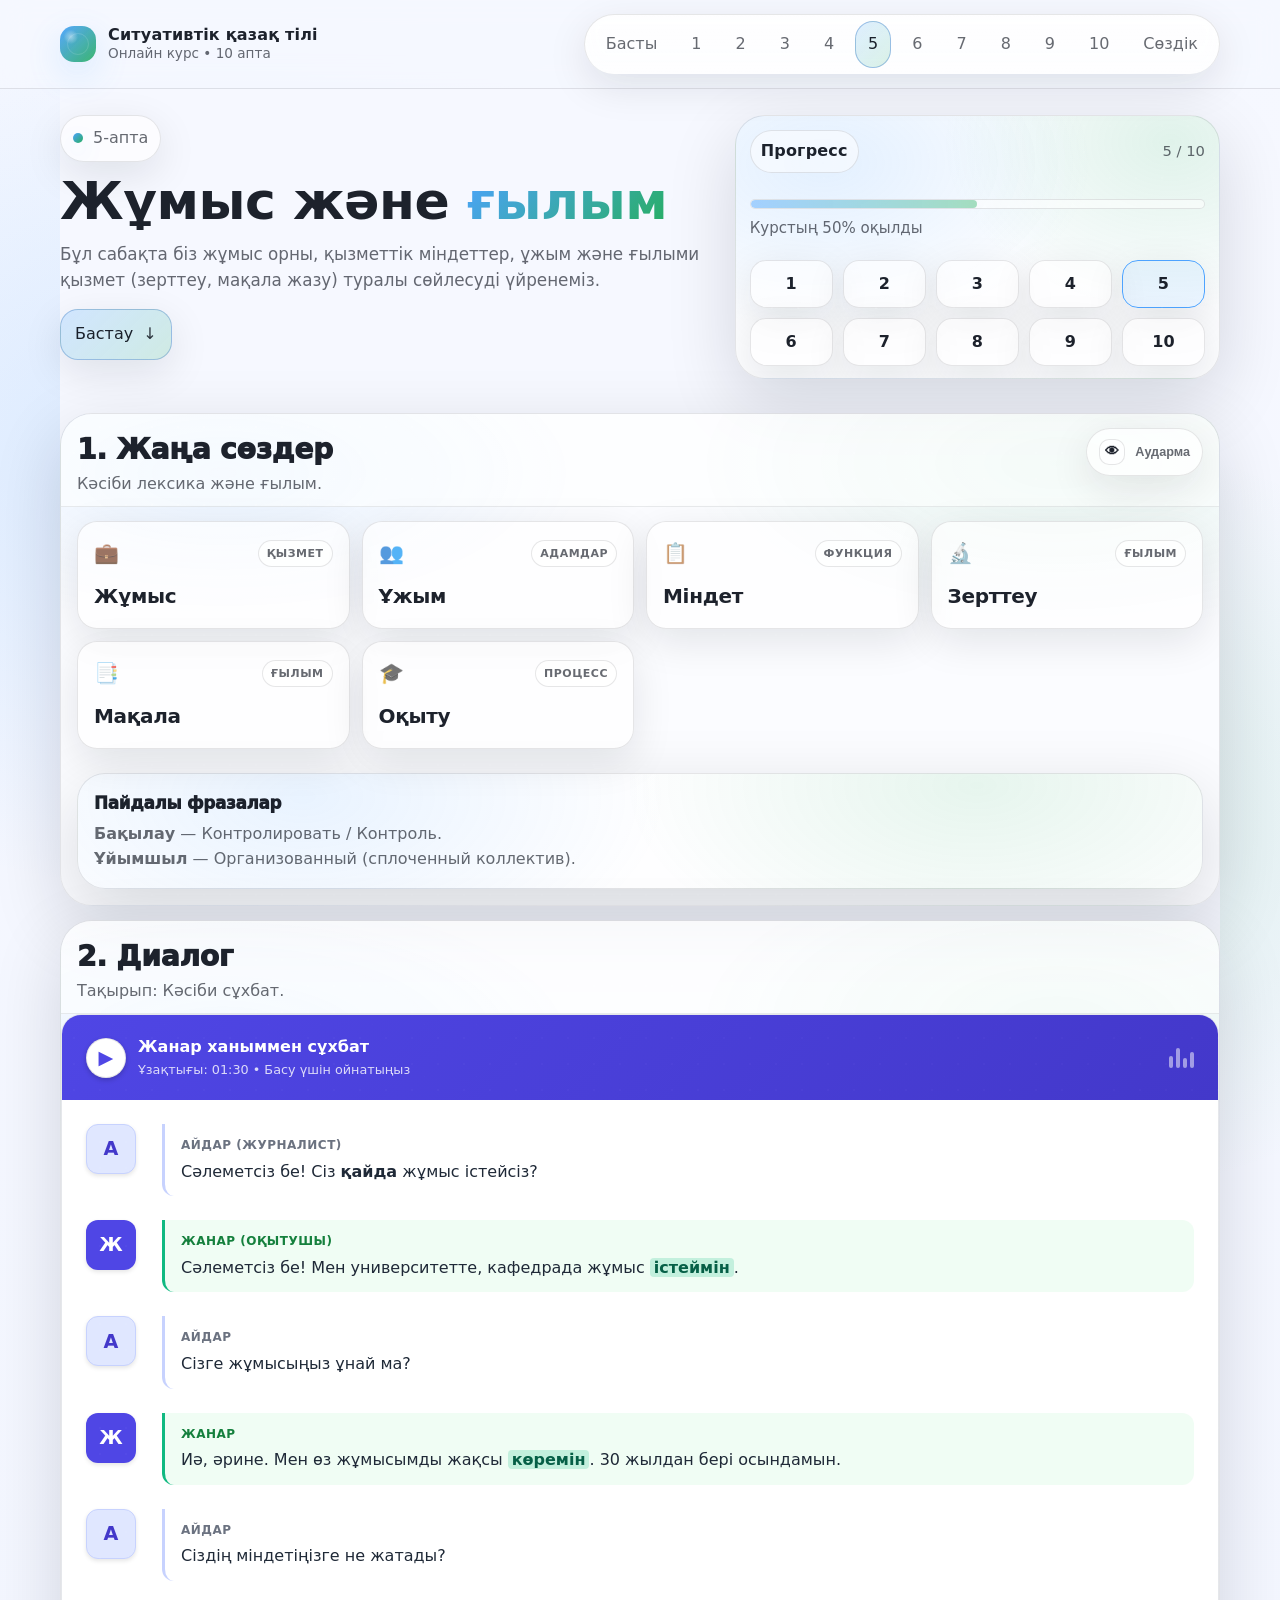
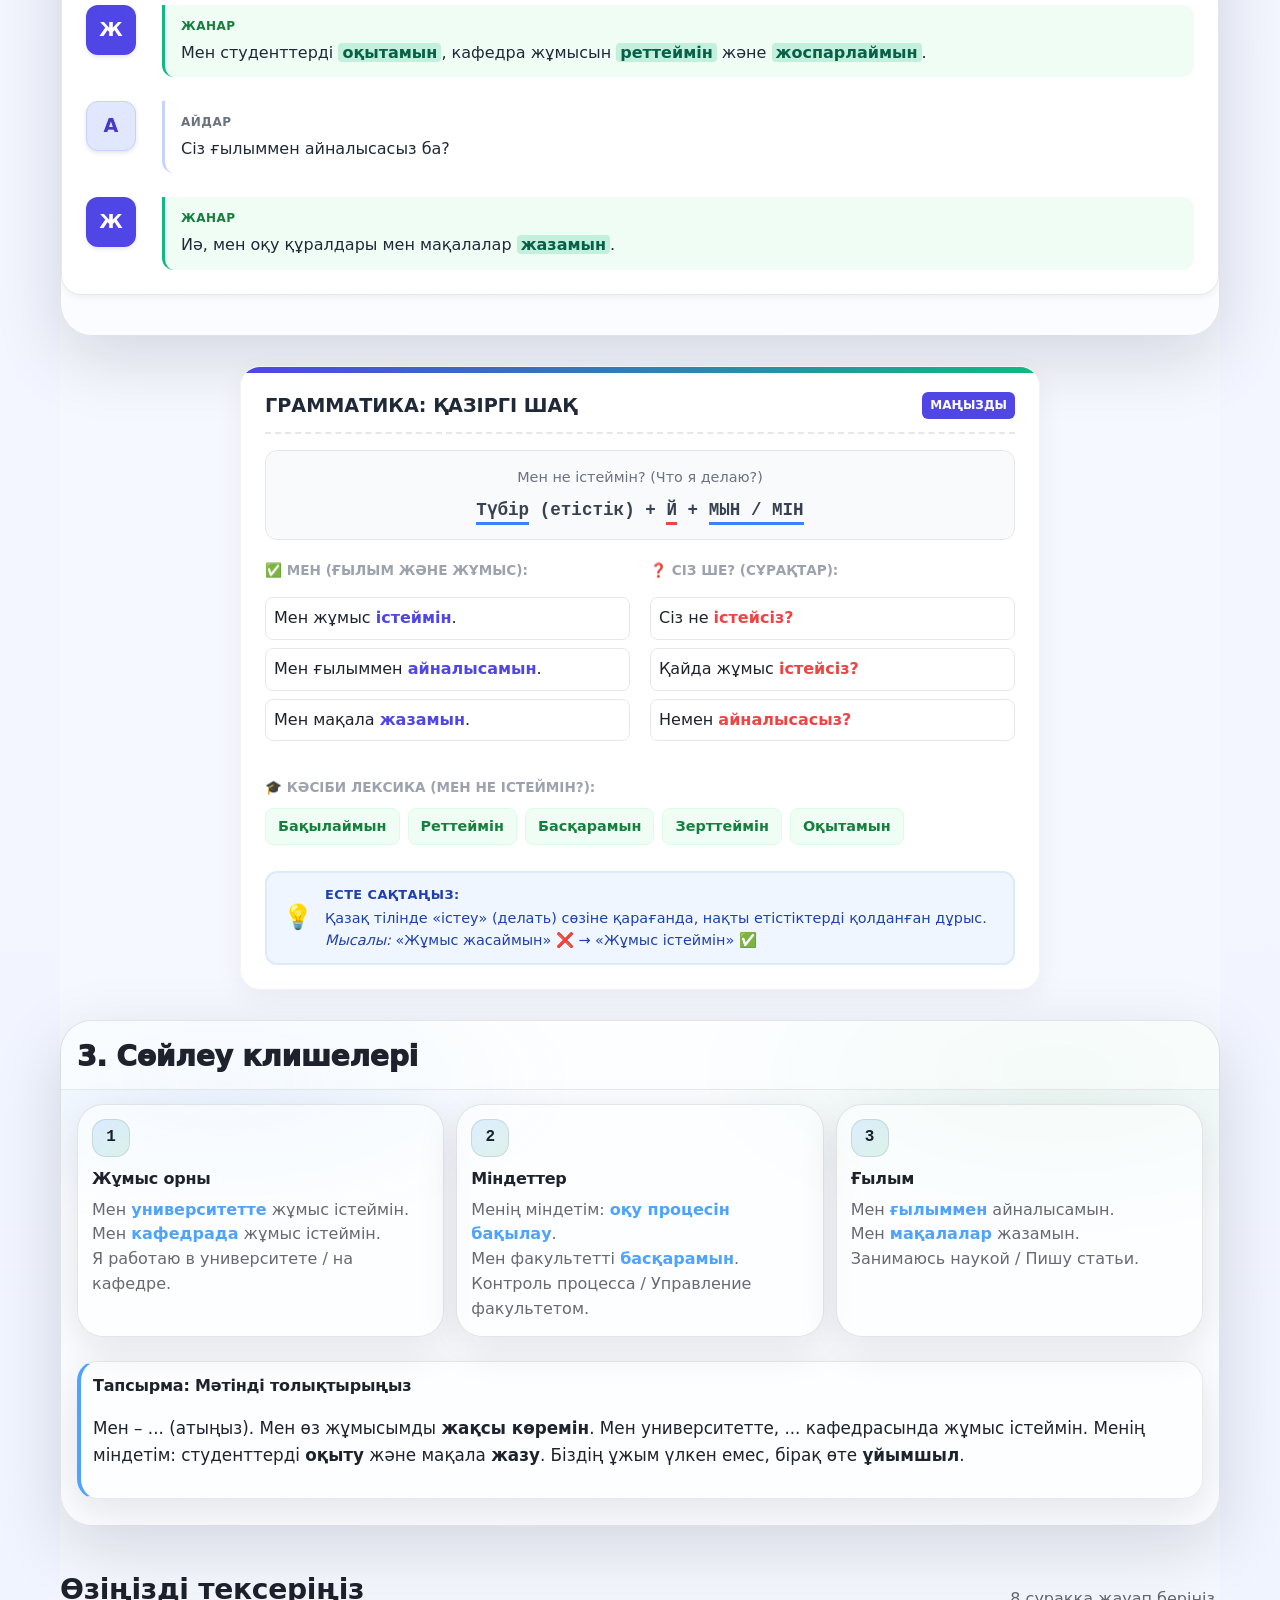
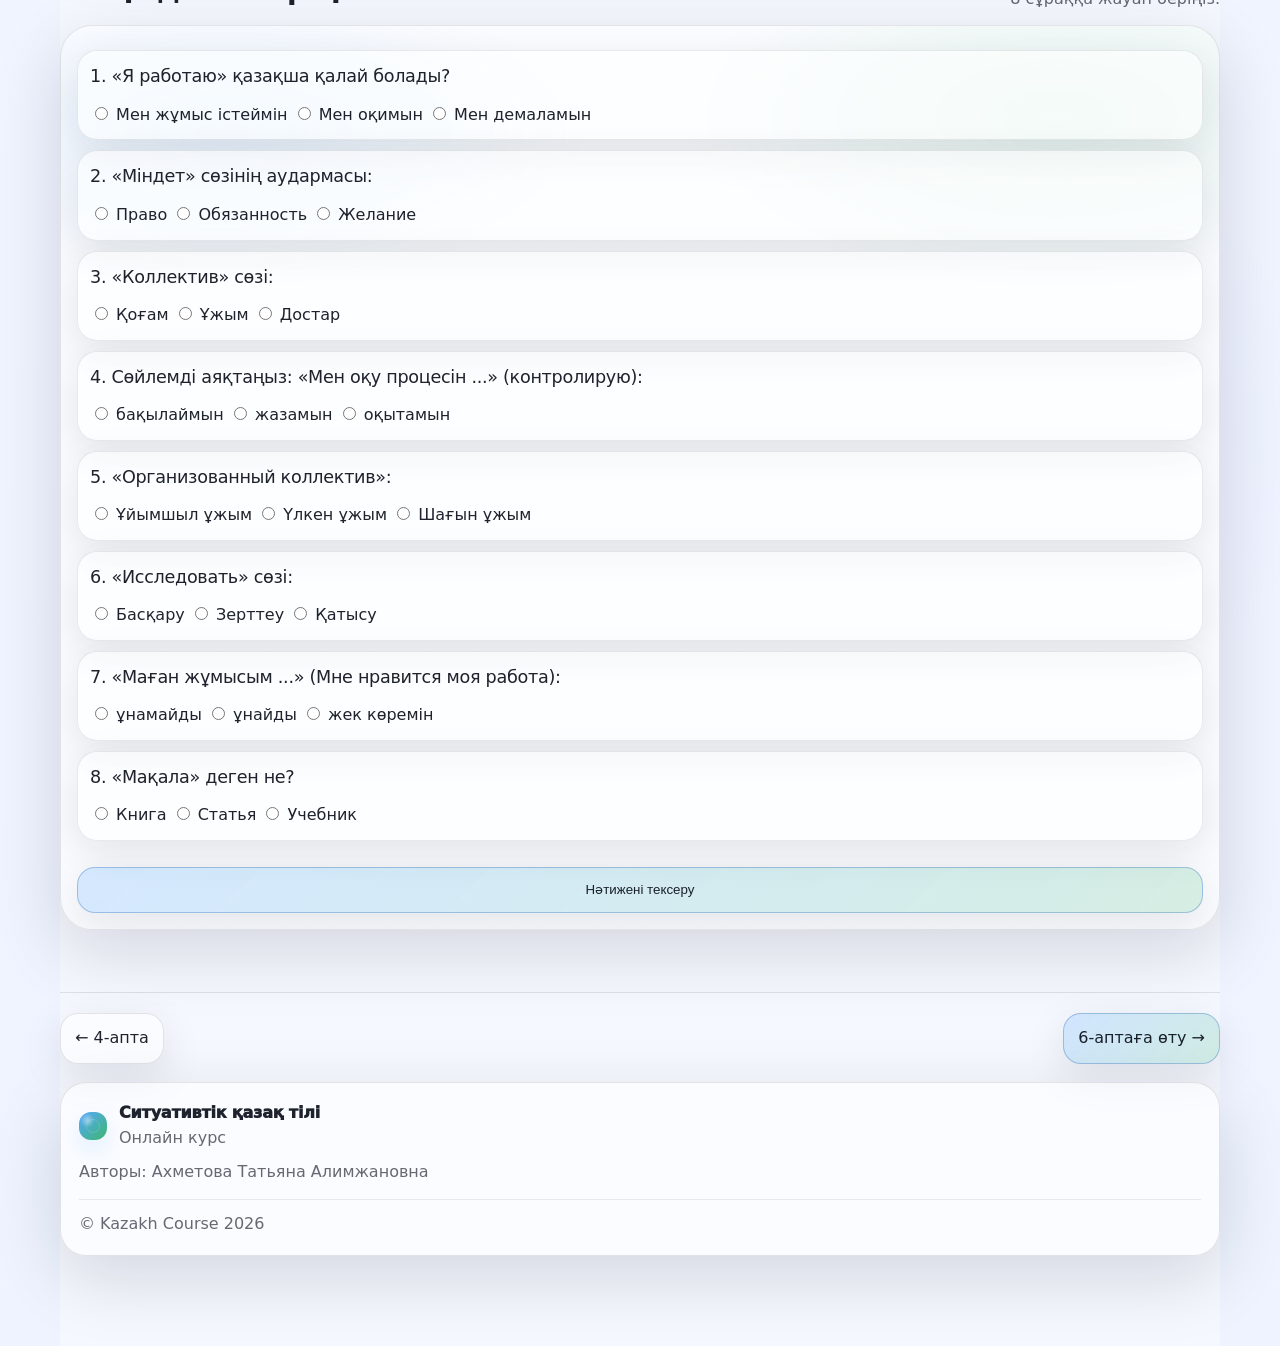
<file: week5.html>
<!doctype html>
<html lang="kk">
<head>
  <meta charset="utf-8" />
  <meta name="viewport" content="width=device-width, initial-scale=1" />
  <title>5-апта: Жұмыс және Ғылым • Ситуативтік қазақ тілі</title>
  <meta name="description" content="5-апта: Жұмыс орны, қызметтік міндеттер, ұжым және ғылыми жұмыс." />
  <meta name="color-scheme" content="light" />
  <link rel="stylesheet" href="style.css" />

  <style>
    /* =========================================
       WEEK 5 (Reusing Design System)
       ========================================= */

    /* Hero adjustments */
    body[data-page="week5"] .hero {
      padding-bottom: 20px;
    }

    /* LEXICON GRID */
    .lexGrid {
      display: grid;
      grid-template-columns: repeat(auto-fill, minmax(240px, 1fr));
      gap: 12px;
    }

    .lexCard {
      padding: 16px;
      border-radius: var(--r-lg);
      border: 1px solid var(--stroke);
      background: color-mix(in oklab, var(--surface) 80%, transparent);
      box-shadow: var(--shadow-1);
      display: flex;
      flex-direction: column;
      gap: 8px;
      transition: transform var(--dur-1) var(--ease), border-color var(--dur-1);
    }
    
    .lexCard:hover {
      border-color: var(--stroke2);
      transform: translateY(-2px);
    }

    .lexCard__top {
      display: flex;
      justify-content: space-between;
      align-items: center;
      margin-bottom: 4px;
    }

    .lexCard__icon {
      font-size: 20px;
      opacity: 0.8;
    }

    .lexCard__badge {
      font-size: 11px;
      padding: 4px 8px;
      border-radius: 99px;
      background: color-mix(in oklab, var(--surface2) 90%, transparent);
      border: 1px solid var(--stroke);
      color: var(--muted);
      text-transform: uppercase;
      letter-spacing: 0.5px;
      font-weight: 700;
    }

    .lexCard__word {
      font-size: 1.25rem;
      font-weight: 800;
      color: var(--text);
      letter-spacing: -0.3px;
    }

    .lexCard__trans {
      font-size: 0.95rem;
      color: var(--muted);
      border-top: 1px dashed var(--stroke);
      padding-top: 8px;
      margin-top: auto;
    }

    /* CHAT UI */
    .chatBox {
      display: flex;
      flex-direction: column;
      gap: 14px;
      background: color-mix(in oklab, var(--surface2) 60%, transparent);
      border-radius: var(--r-lg);
      padding: 20px;
      border: 1px solid var(--stroke);
    }

    .chatMsg {
      max-width: 85%;
      padding: 12px 16px;
      border-radius: 18px;
      font-size: 1rem;
      line-height: 1.5;
      position: relative;
      animation: fadeUp 0.4s var(--ease) forwards;
    }

    .chatMsg--left {
      align-self: flex-start;
      background: var(--surface);
      border: 1px solid var(--stroke);
      border-bottom-left-radius: 4px;
      color: var(--text);
    }

    .chatMsg--right {
      align-self: flex-end;
      background: linear-gradient(135deg, color-mix(in oklab, var(--a) 12%, transparent), color-mix(in oklab, var(--b) 8%, transparent));
      border: 1px solid color-mix(in oklab, var(--a) 20%, var(--stroke));
      border-bottom-right-radius: 4px;
      color: var(--text);
    }

    .chatMsg__auth {
      font-size: 0.75rem;
      color: var(--muted);
      margin-bottom: 4px;
      display: block;
      font-weight: 700;
    }

    /* RESULT BOX */
    .resultBox {
      margin-top: 20px;
      padding: 16px;
      border-radius: var(--r-lg);
      text-align: center;
      display: none;
    }
    .resultBox.is-good {
      background: color-mix(in oklab, var(--b) 15%, transparent);
      border: 1px solid color-mix(in oklab, var(--b) 30%, transparent);
      color: #1e6f43;
    }
    .resultBox.is-bad {
      background: color-mix(in oklab, rgba(255,82,82,1) 12%, transparent);
      border: 1px solid color-mix(in oklab, rgba(255,82,82,1) 30%, transparent);
      color: #991b1b;
    }

    @keyframes fadeUp {
      from { opacity: 0; transform: translateY(10px); }
      to { opacity: 1; transform: translateY(0); }
    }
    /* =========================================
   GRAMMAR BLOCK (COMPACT STYLE)
   ========================================= */
.grammarSection { margin: 30px 0; padding: 0 10px; }

.grammarCard {
  background: #ffffff;
  border-radius: 20px;
  padding: 24px;
  box-shadow: 0 8px 30px rgba(0, 0, 0, 0.05);
  border: 1px solid #f3f4f6;
  max-width: 800px;
  margin: 0 auto;
  position: relative;
  overflow: hidden;
}

.grammarCard::before {
  content: ""; position: absolute; top: 0; left: 0; right: 0; height: 6px;
  background: linear-gradient(90deg, #4f46e5, #10b981);
}

.grammarHeader {
  display: flex; justify-content: space-between; align-items: center;
  margin-bottom: 16px; border-bottom: 2px dashed #e5e7eb; padding-bottom: 12px;
}
.grammarTitle { font-size: 1.2rem; font-weight: 800; color: #1f2937; text-transform: uppercase; }
.grammarBadge { background: #4f46e5; color: white; font-size: 0.75rem; font-weight: 700; padding: 4px 8px; border-radius: 6px; text-transform: uppercase; }

/* ФОРМУЛА */
.formulaBox {
  background: #f9fafb; padding: 15px; border-radius: 12px; text-align: center;
  margin-bottom: 20px; border: 1px solid #e5e7eb;
}
.formulaText { font-family: monospace, serif; font-size: 1.1rem; font-weight: 700; color: #374151; }
.u-blue { border-bottom: 3px solid #3b82f6; padding-bottom: 2px; }
.u-red { border-bottom: 3px solid #ef4444; padding-bottom: 2px; }

/* КОМПАКТ ГРИД */
.compactGrid { display: grid; grid-template-columns: 1fr 1fr; gap: 20px; margin-bottom: 20px; }

/* ЕТІСТІК КНОПКАЛАРЫ */
.verbBtn {
  display: inline-block; background: #f0fdf4; color: #15803d;
  font-weight: 700; font-size: 0.9rem; padding: 6px 12px; border-radius: 8px;
  margin-bottom: 6px; border: 1px solid #dcfce7;
}

/* ЕРЕЖЕ БЛОГЫ */
.noteZone {
  background: #eff6ff; border: 2px solid #dbeafe; border-radius: 12px;
  padding: 12px 16px; font-size: 0.9rem; color: #1e40af; display: flex; align-items: center; gap: 12px;
}
.noteZone strong { text-transform: uppercase; font-size: 0.8rem; letter-spacing: 0.5px; display: block; margin-bottom: 2px; }

@media (max-width: 600px) { .compactGrid { grid-template-columns: 1fr; } }
/* =========================================
   INTERVIEW STYLE (DIALOGUE)
   ========================================= */

   .interviewSection {
    background: #ffffff;
    border: 1px solid #e5e7eb;
    border-radius: 20px;
    overflow: hidden;
    box-shadow: 0 4px 6px -1px rgba(0, 0, 0, 0.05);
    margin-bottom: 40px;
  }
  
  /* Header: "Аудио плеер" имитациясы */
  .interviewHeader {
    background: linear-gradient(135deg, #4f46e5 0%, #4338ca 100%);
    color: white;
    padding: 20px 24px;
    display: flex;
    align-items: center;
    justify-content: space-between;
  }
  
  .playerUI {
    display: flex;
    align-items: center;
    gap: 12px;
  }
  
  .playBtn {
    width: 40px; height: 40px;
    background: white;
    border-radius: 50%;
    color: #4f46e5;
    display: flex; align-items: center; justify-content: center;
    font-size: 1.2rem;
    cursor: pointer;
    box-shadow: 0 2px 5px rgba(0,0,0,0.2);
  }
  
  .trackInfo h3 { font-size: 1rem; font-weight: 700; margin: 0; }
  .trackInfo p { font-size: 0.8rem; opacity: 0.8; margin: 0; }
  
  /* Диалог денесі */
  .scriptBody {
    padding: 24px;
    display: flex;
    flex-direction: column;
    gap: 24px;
  }
  
  /* Сұрақ-Жауап блогы */
  .scriptRow {
    display: grid;
    grid-template-columns: 60px 1fr;
    gap: 16px;
    align-items: start;
  }
  
  /* Аватарлар */
  .avatar {
    width: 50px; height: 50px;
    border-radius: 12px;
    display: flex; align-items: center; justify-content: center;
    font-weight: 800; font-size: 1.2rem;
    color: white;
    box-shadow: 0 2px 4px rgba(0,0,0,0.1);
  }
  .avatar--q { background: #e0e7ff; color: #4338ca; border: 1px solid #c7d2fe; } /* Айдар */
  .avatar--a { background: #4f46e5; color: white; } /* Жанар */
  
  /* Мәтін */
  .scriptContent {
    background: #f9fafb;
    padding: 12px 16px;
    border-radius: 0 12px 12px 12px;
    border-left: 3px solid transparent;
  }
  
  .scriptRow--q .scriptContent {
    background: white;
    border-left-color: #c7d2fe; /* Сұрақ сызығы */
  }
  .scriptRow--a .scriptContent {
    background: #f0fdf4; /* Жасыл реңк (Жауап) */
    border-left-color: #10b981;
  }
  
  .nameTag {
    font-size: 0.75rem;
    text-transform: uppercase;
    font-weight: 700;
    margin-bottom: 4px;
    display: block;
    letter-spacing: 0.5px;
  }
  .nameTag--q { color: #6b7280; }
  .nameTag--a { color: #15803d; }
  
  .scriptText {
    font-size: 1rem;
    line-height: 1.6;
    color: #1f2937;
  }
  
  /* Етістіктерді ерекшелеу (Грамматиканы бекіту) */
  .highlight-verb {
    background: rgba(16, 185, 129, 0.2);
    color: #065f46;
    padding: 0 4px;
    border-radius: 4px;
    font-weight: 600;
  }
  
  /* Мобильді */
  @media (max-width: 500px) {
    .scriptRow { grid-template-columns: 40px 1fr; gap: 10px; }
    .avatar { width: 40px; height: 40px; font-size: 1rem; }
  }  
  /* Анимация волн */
.audioWave {
  display: flex;
  align-items: flex-end;
  gap: 3px;
  height: 20px;
  opacity: 0.5;
}

.audioWave span {
  width: 4px;
  background: white;
  border-radius: 2px;
  animation: none; /* По умолчанию анимации нет */
}

/* Высота полосок */
.audioWave span:nth-child(1) { height: 60%; }
.audioWave span:nth-child(2) { height: 100%; }
.audioWave span:nth-child(3) { height: 50%; }
.audioWave span:nth-child(4) { height: 80%; }

/* Класс, который добавляется при проигрывании */
.is-playing .audioWave span {
  animation: waveAnim 1s infinite ease-in-out;
}
.is-playing .playBtn {
  color: #4338ca;
  box-shadow: 0 0 15px rgba(255, 255, 255, 0.6);
}

@keyframes waveAnim {
  0%, 100% { transform: scaleY(1); }
  50% { transform: scaleY(0.5); }
}

/* Задержка для каждой полоски, чтобы было красиво */
.audioWave span:nth-child(1) { animation-delay: 0s; }
.audioWave span:nth-child(2) { animation-delay: 0.1s; }
.audioWave span:nth-child(3) { animation-delay: 0.2s; }
.audioWave span:nth-child(4) { animation-delay: 0.3s; }
</style>
</head>

<body data-page="week5">
  <a class="skip-link" href="#main">Негізгі мазмұнға өту</a>

  <header class="topbar" role="banner">
    <div class="topbar__inner container">
      <div class="brand" aria-label="Kazakh Course">
        <span class="brand__mark" aria-hidden="true"></span>
        <div class="brand__text">
          <div class="brand__title">Ситуативтік қазақ тілі</div>
          <div class="brand__sub">Онлайн курс • 10 апта</div>
        </div>
      </div>

      <nav class="nav nav--weeks" aria-label="Апталар (десктоп)">
        <a class="nav__link" data-page="index" href="index.html">Басты</a>
        <a class="nav__link" data-page="week1" href="week1.html">1</a>
        <a class="nav__link" data-page="week2" href="week2.html">2</a>
        <a class="nav__link" data-page="week3" href="week3.html">3</a>
        <a class="nav__link" data-page="week4" href="week4.html">4</a>
        <a class="nav__link is-active" data-page="week5" href="week5.html" aria-current="page">5</a>
        <a class="nav__link" data-page="week6" href="week6.html">6</a>
        <a class="nav__link" data-page="week7" href="week7.html">7</a>
        <a class="nav__link" data-page="week8" href="week8.html">8</a>
        <a class="nav__link" data-page="week9" href="week9.html">9</a>
        <a class="nav__link" data-page="week10" href="week10.html">10</a>
        <a class="nav__link" data-page="dictionary" href="dictionary.html">Сөздік</a>
      </nav>
    </div>
  </header>

  <main id="main" class="container">
    
    <section class="hero reveal">
      <div class="hero__grid">
        <div>
          <div class="pill">
            <span class="pill__dot" aria-hidden="true"></span>
            <span>5-апта</span>
          </div>

          <h1 class="h1">Жұмыс және <span class="h1__accent">ғылым</span></h1>

          <p class="lead">
            Бұл сабақта біз жұмыс орны, қызметтік міндеттер, ұжым және ғылыми қызмет (зерттеу, мақала жазу) туралы сөйлесуді үйренеміз.
          </p>

          <div class="hero__cta">
            <a class="btn btn--primary" href="#lexika">
              Бастау <span class="btn__arrow" aria-hidden="true">↓</span>
            </a>
          </div>
        </div>

        <aside class="glassPanel reveal">
          <div class="glassPanel__top">
            <div class="glassPanel__badge">Прогресс</div>
            <div class="glassPanel__hint">5 / 10</div>
          </div>

          <div class="glassPanel__body">
            <div class="progress__bar">
              <span class="progress__fill" style="width: 50%"></span>
            </div>
            <div class="progress__note">Курстың 50% оқылды</div>
            
            <div class="miniGrid" style="margin-top:20px">
               <a class="miniCard" href="week1.html">1</a>
               <a class="miniCard" href="week2.html">2</a>
               <a class="miniCard" href="week3.html">3</a>
               <a class="miniCard" href="week4.html">4</a>
               <a class="miniCard" style="border-color:var(--a); background:rgba(77,163,255,0.1); color:var(--text);" href="#">5</a>
               <a class="miniCard" href="week6.html">6</a>
               <a class="miniCard" href="week7.html">7</a>
               <a class="miniCard" href="week8.html">8</a>
               <a class="miniCard" href="week9.html">9</a>
               <a class="miniCard" href="week10.html">10</a>
            </div>
          </div>
        </aside>
      </div>
    </section>

    <section id="lexika" class="weekSection reveal">
      <div class="weekSection__head">
        <div>
          <h2 class="h2 weekSection__title">1. Жаңа сөздер</h2>
          <p class="section__sub">Кәсіби лексика және ғылым.</p>
        </div>
        <div class="weekSection__meta">
          <button class="chip" id="toggleLexBtn" aria-expanded="false" onclick="toggleLex()">
            <span class="chip__icon">👁</span>
            <span class="chip__text">Аударма</span>
          </button>
        </div>
      </div>

      <div class="weekSection__body">
        <div class="lexGrid">
          <article class="lexCard">
            <div class="lexCard__top">
              <span class="lexCard__icon">💼</span>
              <span class="lexCard__badge">Қызмет</span>
            </div>
            <div class="lexCard__word">Жұмыс</div>
            <div class="lexCard__trans is-hidden" data-lex-target>Работа</div>
          </article>
    
          <article class="lexCard">
            <div class="lexCard__top">
              <span class="lexCard__icon">👥</span>
              <span class="lexCard__badge">Адамдар</span>
            </div>
            <div class="lexCard__word">Ұжым</div>
            <div class="lexCard__trans is-hidden" data-lex-target>Коллектив</div>
          </article>
    
          <article class="lexCard">
            <div class="lexCard__top">
              <span class="lexCard__icon">📋</span>
              <span class="lexCard__badge">Функция</span>
            </div>
            <div class="lexCard__word">Міндет</div>
            <div class="lexCard__trans is-hidden" data-lex-target>Обязанность</div>
          </article>
    
          <article class="lexCard">
            <div class="lexCard__top">
              <span class="lexCard__icon">🔬</span>
              <span class="lexCard__badge">Ғылым</span>
            </div>
            <div class="lexCard__word">Зерттеу</div>
            <div class="lexCard__trans is-hidden" data-lex-target>Исследование / Исследовать</div>
          </article>
          
          <article class="lexCard">
            <div class="lexCard__top">
              <span class="lexCard__icon">📑</span>
              <span class="lexCard__badge">Ғылым</span>
            </div>
            <div class="lexCard__word">Мақала</div>
            <div class="lexCard__trans is-hidden" data-lex-target>Статья</div>
          </article>

          <article class="lexCard">
            <div class="lexCard__top">
              <span class="lexCard__icon">🎓</span>
              <span class="lexCard__badge">Процесс</span>
            </div>
            <div class="lexCard__word">Оқыту</div>
            <div class="lexCard__trans is-hidden" data-lex-target>Обучать / Преподавать</div>
          </article>
        </div>

        <div class="callout" style="margin-top: 24px;">
          <div class="callout__title">Пайдалы фразалар</div>
          <div class="callout__text">
            <strong>Бақылау</strong> — Контролировать / Контроль.<br>
            <strong>Ұйымшыл</strong> — Организованный (сплоченный коллектив).
          </div>
        </div>
      </div>
    </section>
    <section class="weekSection reveal">
      <div class="weekSection__head">
        <div>
          <h2 class="h2 weekSection__title">2. Диалог</h2>
          <p class="section__sub">Тақырып: Кәсіби сұхбат.</p>
        </div>
      </div>
    
      <div class="interviewSection">
        <div class="interviewHeader">
          <div class="playerUI">
            <div class="playBtn" id="playBtn" onclick="toggleAudio()">▶</div>
            
            <div class="trackInfo">
              <h3>Жанар ханыммен сұхбат</h3>
              <p id="audioStatus">Ұзақтығы: 01:30 • Басу үшін ойнатыңыз</p>
            </div>
          </div>
          
          <div class="audioWave" id="audioWave">
            <span></span><span></span><span></span><span></span>
          </div>
        
          <audio id="realAudio" src="week5_dialog.mp3"></audio>
        </div>
    
        <div class="scriptBody">
    
          <div class="scriptRow scriptRow--q">
            <div class="avatar avatar--q">А</div>
            <div class="scriptContent">
              <span class="nameTag nameTag--q">Айдар (Журналист)</span>
              <div class="scriptText">
                Сәлеметсіз бе! Сіз <strong>қайда</strong> жұмыс істейсіз?
              </div>
            </div>
          </div>
    
          <div class="scriptRow scriptRow--a">
            <div class="avatar avatar--a">Ж</div>
            <div class="scriptContent">
              <span class="nameTag nameTag--a">Жанар (Оқытушы)</span>
              <div class="scriptText">
                Сәлеметсіз бе! Мен университетте, кафедрада жұмыс <span class="highlight-verb">істеймін</span>.
              </div>
            </div>
          </div>
    
          <div class="scriptRow scriptRow--q">
            <div class="avatar avatar--q">А</div>
            <div class="scriptContent">
              <span class="nameTag nameTag--q">Айдар</span>
              <div class="scriptText">
                Сізге жұмысыңыз ұнай ма?
              </div>
            </div>
          </div>
    
          <div class="scriptRow scriptRow--a">
            <div class="avatar avatar--a">Ж</div>
            <div class="scriptContent">
              <span class="nameTag nameTag--a">Жанар</span>
              <div class="scriptText">
                Иә, әрине. Мен өз жұмысымды жақсы <span class="highlight-verb">көремін</span>. 30 жылдан бері осындамын.
              </div>
            </div>
          </div>
    
          <div class="scriptRow scriptRow--q">
            <div class="avatar avatar--q">А</div>
            <div class="scriptContent">
              <span class="nameTag nameTag--q">Айдар</span>
              <div class="scriptText">
                Сіздің міндетіңізге не жатады?
              </div>
            </div>
          </div>
    
          <div class="scriptRow scriptRow--a">
            <div class="avatar avatar--a">Ж</div>
            <div class="scriptContent">
              <span class="nameTag nameTag--a">Жанар</span>
              <div class="scriptText">
                Мен студенттерді <span class="highlight-verb">оқытамын</span>, кафедра жұмысын <span class="highlight-verb">реттеймін</span> және <span class="highlight-verb">жоспарлаймын</span>.
              </div>
            </div>
          </div>
    
          <div class="scriptRow scriptRow--q">
            <div class="avatar avatar--q">А</div>
            <div class="scriptContent">
              <span class="nameTag nameTag--q">Айдар</span>
              <div class="scriptText">
                Сіз ғылыммен айналысасыз ба?
              </div>
            </div>
          </div>
    
          <div class="scriptRow scriptRow--a">
            <div class="avatar avatar--a">Ж</div>
            <div class="scriptContent">
              <span class="nameTag nameTag--a">Жанар</span>
              <div class="scriptText">
                Иә, мен оқу құралдары мен мақалалар <span class="highlight-verb">жазамын</span>.
              </div>
            </div>
          </div>
    
        </div>
      </div>
    </section>
    <section class="grammarSection reveal">
      <div class="grammarCard">
        
        <div class="grammarHeader">
          <div class="grammarTitle">Грамматика: Қазіргі шақ</div>
          <div class="grammarBadge">Маңызды</div>
        </div>
    
        <div class="formulaBox">
          <div style="margin-bottom:8px; font-size:0.9rem; color:#6b7280;">Мен не істеймін? (Что я делаю?)</div>
          <span class="formulaText">
            <span class="u-blue">Түбір</span> (етістік) + 
            <span class="u-red">Й</span> + 
            <span class="u-blue">МЫН / МІН</span>
          </span>
        </div>
    
        <div class="compactGrid">
          
          <div>
            <div style="font-size:0.85rem; text-transform:uppercase; color:#9ca3af; font-weight:700; margin-bottom:10px;">
              ✅ Мен (Ғылым және Жұмыс):
            </div>
            <ul style="list-style:none; padding:0; display:flex; flex-direction:column; gap:8px;">
              <li style="background:#fff; padding:8px; border-radius:8px; border:1px solid #e5e7eb;">
                Мен жұмыс <strong style="color:#4f46e5;">істеймін</strong>.
              </li>
              <li style="background:#fff; padding:8px; border-radius:8px; border:1px solid #e5e7eb;">
                Мен ғылыммен <strong style="color:#4f46e5;">айналысамын</strong>.
              </li>
              <li style="background:#fff; padding:8px; border-radius:8px; border:1px solid #e5e7eb;">
                Мен мақала <strong style="color:#4f46e5;">жазамын</strong>.
              </li>
            </ul>
          </div>
    
          <div>
            <div style="font-size:0.85rem; text-transform:uppercase; color:#9ca3af; font-weight:700; margin-bottom:10px;">
              ❓ Сіз ше? (Сұрақтар):
            </div>
            <ul style="list-style:none; padding:0; display:flex; flex-direction:column; gap:8px;">
              <li style="background:#fff; padding:8px; border-radius:8px; border:1px solid #e5e7eb;">
                Сіз не <strong style="color:#ef4444;">істейсіз?</strong>
              </li>
              <li style="background:#fff; padding:8px; border-radius:8px; border:1px solid #e5e7eb;">
                Қайда жұмыс <strong style="color:#ef4444;">істейсіз?</strong>
              </li>
              <li style="background:#fff; padding:8px; border-radius:8px; border:1px solid #e5e7eb;">
                Немен <strong style="color:#ef4444;">айналысасыз?</strong>
              </li>
            </ul>
          </div>
        </div>
    
        <div style="margin-bottom: 20px;">
          <div style="font-size:0.85rem; text-transform:uppercase; color:#9ca3af; font-weight:700; margin-bottom:10px;">
            🎓 Кәсіби лексика (Мен не істеймін?):
          </div>
          <div style="display:flex; flex-wrap:wrap; gap:8px;">
            <span class="verbBtn">Бақылаймын</span>
            <span class="verbBtn">Реттеймін</span>
            <span class="verbBtn">Басқарамын</span>
            <span class="verbBtn">Зерттеймін</span>
            <span class="verbBtn">Оқытамын</span>
          </div>
        </div>
    
        <div class="noteZone">
          <div style="font-size:1.5rem;">💡</div>
          <div>
            <strong>Есте сақтаңыз:</strong> 
            Қазақ тілінде «істеу» (делать) сөзіне қарағанда, нақты етістіктерді қолданған дұрыс.<br>
            <em>Мысалы:</em> «Жұмыс жасаймын» ❌ → «Жұмыс істеймін» ✅
          </div>
        </div>
    
      </div>
    </section>
    <section class="weekSection reveal">
      <div class="weekSection__head">
        <h2 class="h2 weekSection__title">3. Сөйлеу клишелері</h2>
      </div>

      <div class="weekSection__body">
        <div class="steps" style="grid-template-columns: repeat(auto-fit, minmax(280px, 1fr));">
          
          <div class="stepCard">
            <div class="stepCard__icon">1</div>
            <div class="stepCard__title">Жұмыс орны</div>
            <div class="stepCard__text">
              Мен <span style="color:var(--a); font-weight:700">университетте</span> жұмыс істеймін.<br>
              Мен <span style="color:var(--a); font-weight:700">кафедрада</span> жұмыс істеймін.<br>
              <span class="muted small">Я работаю в университете / на кафедре.</span>
            </div>
          </div>

          <div class="stepCard">
            <div class="stepCard__icon">2</div>
            <div class="stepCard__title">Міндеттер</div>
            <div class="stepCard__text">
              Менің міндетім: <span style="color:var(--a); font-weight:700">оқу процесін бақылау</span>.<br>
              Мен факультетті <span style="color:var(--a); font-weight:700">басқарамын</span>.<br>
              <span class="muted small">Контроль процесса / Управление факультетом.</span>
            </div>
          </div>

          <div class="stepCard">
            <div class="stepCard__icon">3</div>
            <div class="stepCard__title">Ғылым</div>
            <div class="stepCard__text">
              Мен <span style="color:var(--a); font-weight:700">ғылыммен</span> айналысамын.<br>
              Мен <span style="color:var(--a); font-weight:700">мақалалар</span> жазамын.<br>
              <span class="muted small">Занимаюсь наукой / Пишу статьи.</span>
            </div>
          </div>

        </div>

        <div class="block" style="margin-top: 24px; border-left: 4px solid var(--a);">
          <div class="block__title">Тапсырма: Мәтінді толықтырыңыз</div>
          <p style="font-size: 1.05rem; line-height: 1.6;">
            Мен – ... (атыңыз). Мен өз жұмысымды <strong>жақсы көремін</strong>. 
            Мен университетте, ... кафедрасында жұмыс істеймін. 
            Менің міндетім: студенттерді <strong>оқыту</strong> және мақала <strong>жазу</strong>. 
            Біздің ұжым үлкен емес, бірақ өте <strong>ұйымшыл</strong>.
          </p>
        </div>
      </div>
    </section>

    <section class="section reveal" id="test">
      <div class="section__head">
        <h2 class="h2">Өзіңізді тексеріңіз</h2>
        <p class="section__sub">8 сұраққа жауап беріңіз.</p>
      </div>

      <div class="weekSection"> 
        <div class="weekSection__body">
          <form id="quizForm">
            
            <div class="block">
              <p class="h2" style="font-size:1.1rem; margin-bottom:12px;">1. «Я работаю» қазақша қалай болады?</p>
              <div class="testGrid">
                <label class="testItem"><input type="radio" name="q1" value="1"> Мен жұмыс істеймін</label>
                <label class="testItem"><input type="radio" name="q1" value="0"> Мен оқимын</label>
                <label class="testItem"><input type="radio" name="q1" value="0"> Мен демаламын</label>
              </div>
            </div>

            <div class="block">
              <p class="h2" style="font-size:1.1rem; margin-bottom:12px;">2. «Міндет» сөзінің аудармасы:</p>
              <div class="testGrid">
                <label class="testItem"><input type="radio" name="q2" value="0"> Право</label>
                <label class="testItem"><input type="radio" name="q2" value="1"> Обязанность</label>
                <label class="testItem"><input type="radio" name="q2" value="0"> Желание</label>
              </div>
            </div>

            <div class="block">
              <p class="h2" style="font-size:1.1rem; margin-bottom:12px;">3. «Коллектив» сөзі:</p>
              <div class="testGrid">
                <label class="testItem"><input type="radio" name="q3" value="0"> Қоғам</label>
                <label class="testItem"><input type="radio" name="q3" value="1"> Ұжым</label>
                <label class="testItem"><input type="radio" name="q3" value="0"> Достар</label>
              </div>
            </div>

            <div class="block">
              <p class="h2" style="font-size:1.1rem; margin-bottom:12px;">4. Сөйлемді аяқтаңыз: «Мен оқу процесін ...» (контролирую):</p>
              <div class="testGrid">
                <label class="testItem"><input type="radio" name="q4" value="1"> бақылаймын</label>
                <label class="testItem"><input type="radio" name="q4" value="0"> жазамын</label>
                <label class="testItem"><input type="radio" name="q4" value="0"> оқытамын</label>
              </div>
            </div>

            <div class="block">
              <p class="h2" style="font-size:1.1rem; margin-bottom:12px;">5. «Организованный коллектив»:</p>
              <div class="testGrid">
                <label class="testItem"><input type="radio" name="q5" value="1"> Ұйымшыл ұжым</label>
                <label class="testItem"><input type="radio" name="q5" value="0"> Үлкен ұжым</label>
                <label class="testItem"><input type="radio" name="q5" value="0"> Шағын ұжым</label>
              </div>
            </div>

            <div class="block">
              <p class="h2" style="font-size:1.1rem; margin-bottom:12px;">6. «Исследовать» сөзі:</p>
              <div class="testGrid">
                <label class="testItem"><input type="radio" name="q6" value="0"> Басқару</label>
                <label class="testItem"><input type="radio" name="q6" value="1"> Зерттеу</label>
                <label class="testItem"><input type="radio" name="q6" value="0"> Қатысу</label>
              </div>
            </div>

            <div class="block">
              <p class="h2" style="font-size:1.1rem; margin-bottom:12px;">7. «Маған жұмысым ...» (Мне нравится моя работа):</p>
              <div class="testGrid">
                <label class="testItem"><input type="radio" name="q7" value="0"> ұнамайды</label>
                <label class="testItem"><input type="radio" name="q7" value="1"> ұнайды</label>
                <label class="testItem"><input type="radio" name="q7" value="0"> жек көремін</label>
              </div>
            </div>

            <div class="block">
              <p class="h2" style="font-size:1.1rem; margin-bottom:12px;">8. «Мақала» деген не?</p>
              <div class="testGrid">
                <label class="testItem"><input type="radio" name="q8" value="0"> Книга</label>
                <label class="testItem"><input type="radio" name="q8" value="1"> Статья</label>
                <label class="testItem"><input type="radio" name="q8" value="0"> Учебник</label>
              </div>
            </div>

            <button type="button" class="btn btn--primary" style="margin-top: 16px; width: 100%;" onclick="checkQuiz()">
              Нәтижені тексеру
            </button>
          </form>

          <div id="quizResult" class="resultBox"></div>
        </div>
      </div>
    </section>

    <div class="navBottom">
      <a class="btn" href="week4.html">← 4-апта</a>
      <a class="btn btn--primary" href="week6.html">6-аптаға өту →</a>
    </div>

    <footer class="footer reveal" role="contentinfo">
      <div class="footer__grid">
        <div>
          <div class="footer__brand">
            <span class="brand__mark brand__mark--sm" aria-hidden="true"></span>
            <div>
              <div class="footer__title">Ситуативтік қазақ тілі</div>
              <div class="footer__sub">Онлайн курс</div>
            </div>
          </div>
          <p class="footer__text">Авторы: Ахметова Татьяна Алимжановна</p>
        </div>
      </div>
      <div class="footer__bottom">
        <span class="muted">© Kazakh Course 2026</span>
      </div>
    </footer>

  </main>

  <script src="app.js"></script>
  <script>
    // Reveal animation trigger
    document.addEventListener('DOMContentLoaded', () => {
      document.documentElement.classList.add('reveal-ready');
      setTimeout(() => {
        const reveals = document.querySelectorAll('.reveal');
        reveals.forEach((el, i) => {
          setTimeout(() => el.classList.add('is-in'), i * 100);
        });
      }, 100);
    });

    // Toggle Lexicon
    function toggleLex() {
      const btn = document.getElementById('toggleLexBtn');
      const targets = document.querySelectorAll('[data-lex-target]');
      const isExpanded = btn.getAttribute('aria-expanded') === 'true';

      btn.setAttribute('aria-expanded', !isExpanded);
      targets.forEach(t => t.classList.toggle('is-hidden'));
    }

    // Quiz Engine
    function checkQuiz() {
      const form = document.getElementById('quizForm');
      const resultBox = document.getElementById('quizResult');
      let score = 0;
      const total = 8;

      // Simple check logic
      for (let i = 1; i <= total; i++) {
        const selected = form.querySelector(`input[name="q${i}"]:checked`);
        if (selected && selected.value === "1") {
          score++;
          selected.parentElement.style.borderColor = "var(--b)";
          selected.parentElement.style.backgroundColor = "color-mix(in oklab, var(--b) 10%, transparent)";
        } else if (selected) {
          selected.parentElement.style.borderColor = "red";
        }
      }

      resultBox.style.display = 'block';
      resultBox.className = 'resultBox ' + (score >= 6 ? 'is-good' : 'is-bad');
      
      if (score === total) {
        resultBox.innerHTML = `<strong>Тамаша! 🏆</strong><br>Сіз барлық сұраққа дұрыс жауап бердіңіз (${score}/${total}).`;
      } else if (score >= 5) {
        resultBox.innerHTML = `<strong>Жақсы! 👍</strong><br>Нәтиже: ${score}/${total}. Қателерді қарап шығыңыз.`;
      } else {
        resultBox.innerHTML = `<strong>Қайталау керек 📚</strong><br>Нәтиже: ${score}/${total}. Сабақты қайталап өтіңіз.`;
      }
      
      resultBox.scrollIntoView({ behavior: 'smooth', block: 'center' });
    }
  </script>
  <script>
    function toggleAudio() {
      const audio = document.getElementById('realAudio');
      const btn = document.getElementById('playBtn');
      const header = document.querySelector('.interviewHeader');
      const statusText = document.getElementById('audioStatus');
  
      // Если аудио на паузе — включаем
      if (audio.paused) {
        audio.play();
        btn.innerHTML = '⏸'; // Меняем значок на Паузу
        header.classList.add('is-playing'); // Включаем анимацию
        statusText.innerText = "Ойнатылуда... (Воспроизведение)";
      } 
      // Если играет — ставим на паузу
      else {
        audio.pause();
        btn.innerHTML = '▶'; // Меняем значок на Play
        header.classList.remove('is-playing'); // Выключаем анимацию
        statusText.innerText = "Пауза";
      }
  
      // Когда аудио закончится само
      audio.onended = function() {
        btn.innerHTML = '▶';
        header.classList.remove('is-playing');
        statusText.innerText = "Аяқталды (Завершено)";
      };
    }
  </script>
</body>
</html>
</file>
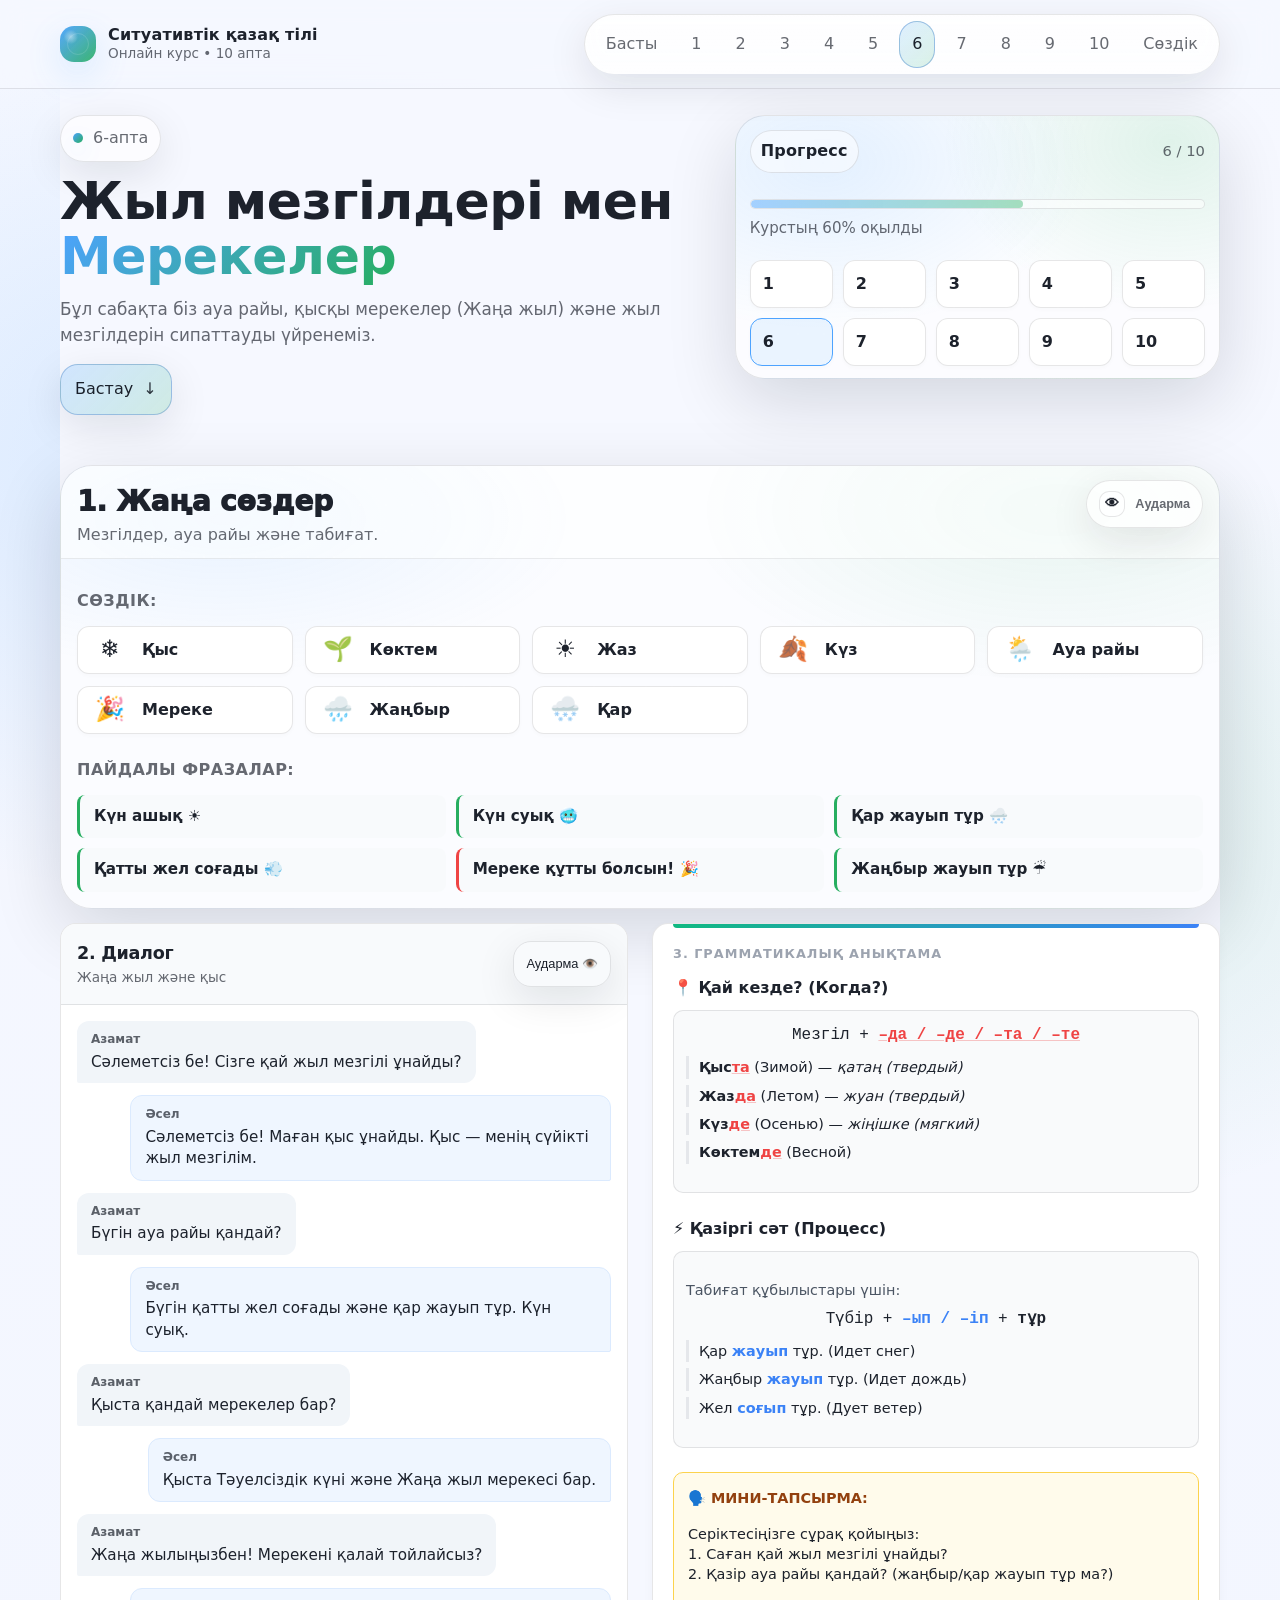
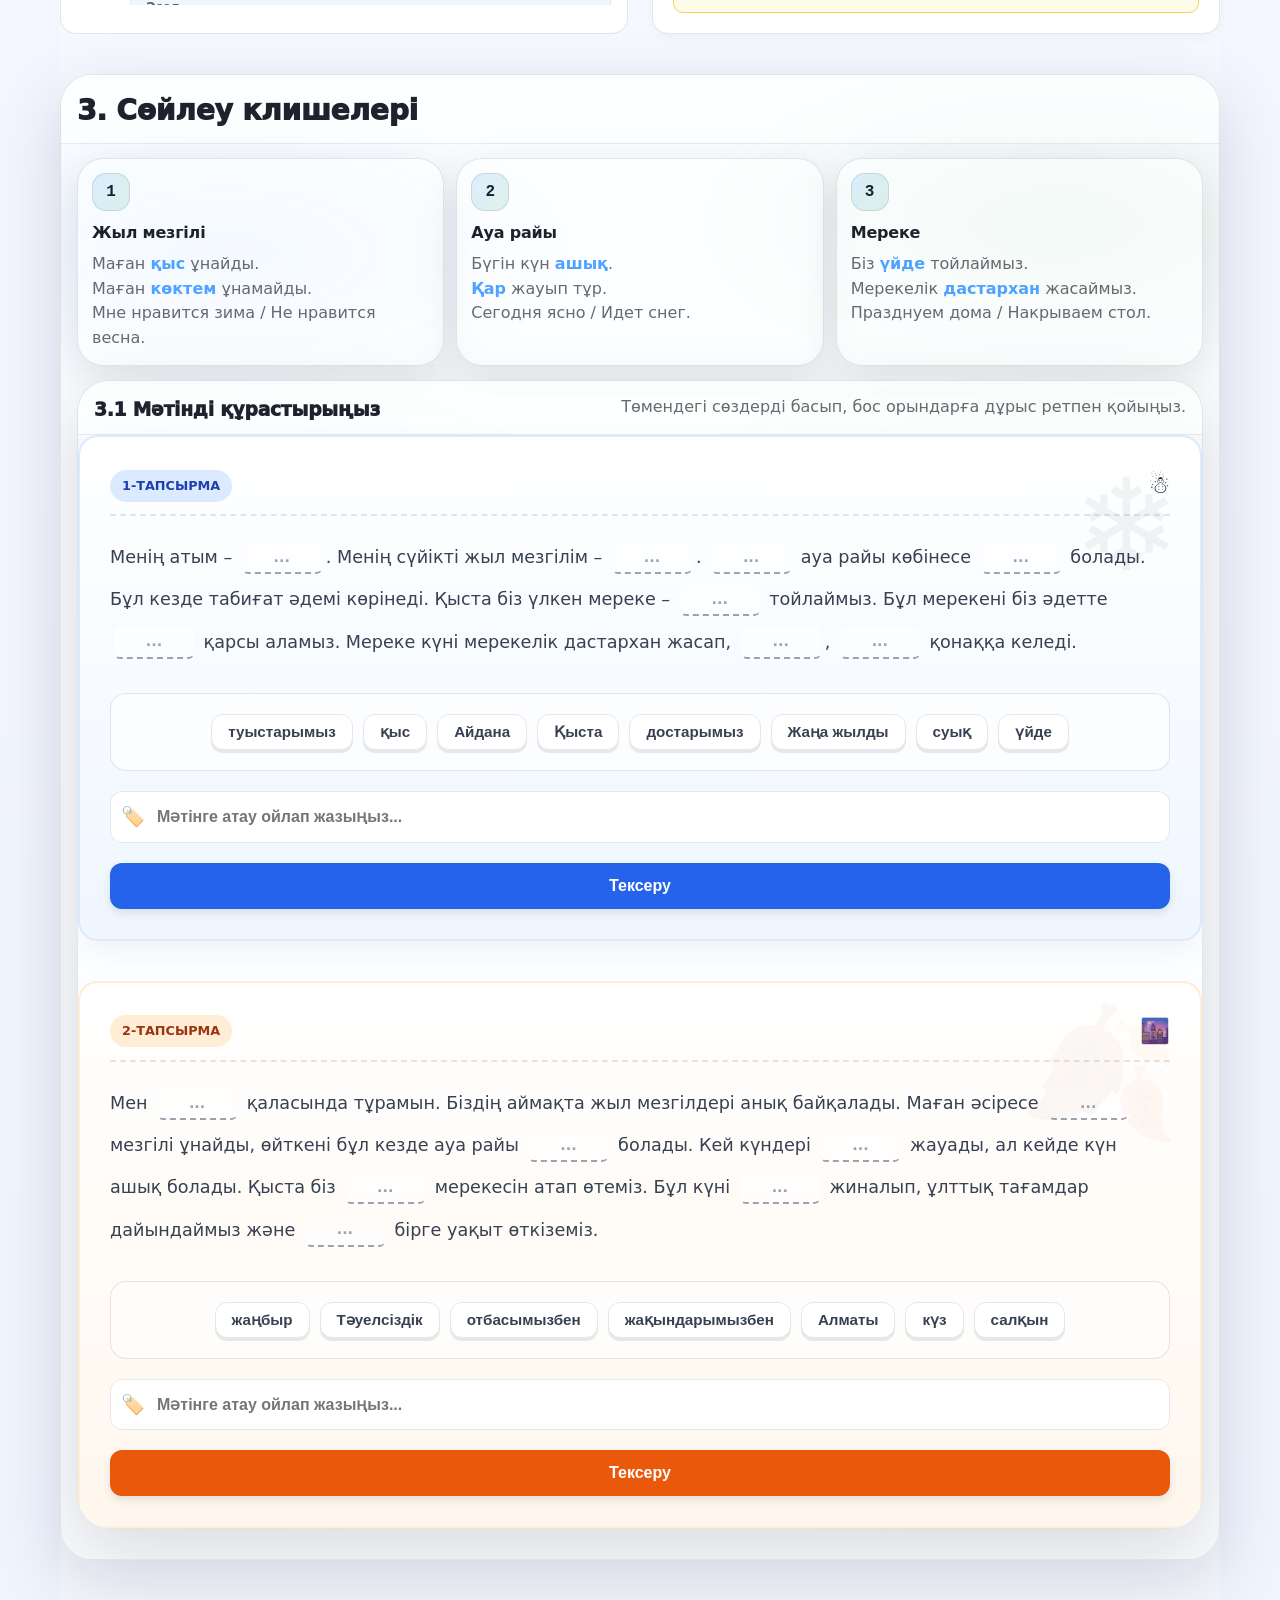
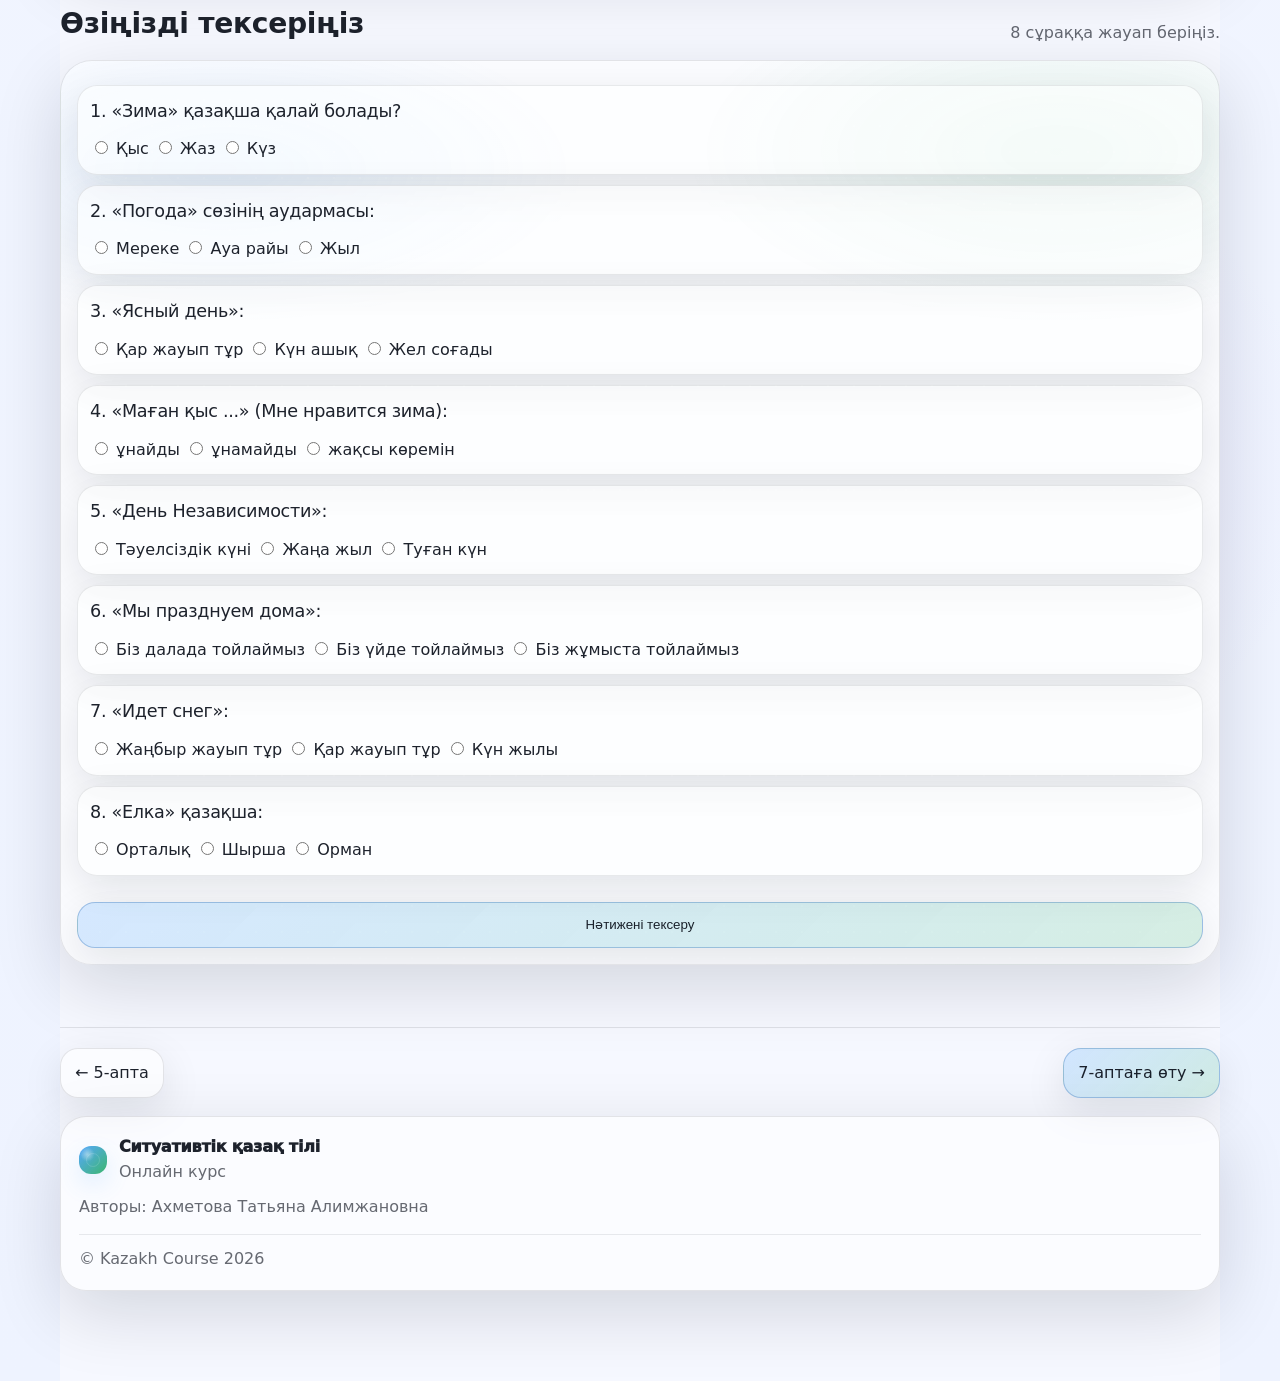
<file: week6.html>
<!doctype html>
<html lang="kk">
<head>
  <meta charset="utf-8" />
  <meta name="viewport" content="width=device-width, initial-scale=1" />
  <title>6-апта: Жыл мезгілдері • Ситуативтік қазақ тілі</title>
  <meta name="description" content="6-апта: Жыл мезгілдері, ауа райы, қысқы мерекелер және Жаңа жыл." />
  <meta name="color-scheme" content="light" />
  <link rel="stylesheet" href="style.css" />

  <style>
    /* =========================================
       WEEK 6 (Reusing Design System)
       ========================================= */

    /* Hero adjustments */
    body[data-page="week6"] .hero {
      padding-bottom: 20px;
    }

    /* LEXICON GRID */
    .lexGrid {
      display: grid;
      grid-template-columns: repeat(auto-fill, minmax(240px, 1fr));
      gap: 12px;
    }

    .lexCard {
      padding: 16px;
      border-radius: var(--r-lg);
      border: 1px solid var(--stroke);
      background: color-mix(in oklab, var(--surface) 80%, transparent);
      box-shadow: var(--shadow-1);
      display: flex;
      flex-direction: column;
      gap: 8px;
      transition: transform var(--dur-1) var(--ease), border-color var(--dur-1);
    }
    
    .lexCard:hover {
      border-color: var(--stroke2);
      transform: translateY(-2px);
    }

    .lexCard__top {
      display: flex;
      justify-content: space-between;
      align-items: center;
      margin-bottom: 4px;
    }

    .lexCard__icon {
      font-size: 20px;
      opacity: 0.8;
    }

    .lexCard__badge {
      font-size: 11px;
      padding: 4px 8px;
      border-radius: 99px;
      background: color-mix(in oklab, var(--surface2) 90%, transparent);
      border: 1px solid var(--stroke);
      color: var(--muted);
      text-transform: uppercase;
      letter-spacing: 0.5px;
      font-weight: 700;
    }

    .lexCard__word {
      font-size: 1.25rem;
      font-weight: 800;
      color: var(--text);
      letter-spacing: -0.3px;
    }

    .lexCard__trans {
      font-size: 0.95rem;
      color: var(--muted);
      border-top: 1px dashed var(--stroke);
      padding-top: 8px;
      margin-top: auto;
    }

    /* CHAT UI */
    .chatBox {
      display: flex;
      flex-direction: column;
      gap: 14px;
      background: color-mix(in oklab, var(--surface2) 60%, transparent);
      border-radius: var(--r-lg);
      padding: 20px;
      border: 1px solid var(--stroke);
    }

    .chatMsg {
      max-width: 85%;
      padding: 12px 16px;
      border-radius: 18px;
      font-size: 1rem;
      line-height: 1.5;
      position: relative;
      animation: fadeUp 0.4s var(--ease) forwards;
    }

    .chatMsg--left {
      align-self: flex-start;
      background: var(--surface);
      border: 1px solid var(--stroke);
      border-bottom-left-radius: 4px;
      color: var(--text);
    }

    .chatMsg--right {
      align-self: flex-end;
      background: linear-gradient(135deg, color-mix(in oklab, var(--a) 12%, transparent), color-mix(in oklab, var(--b) 8%, transparent));
      border: 1px solid color-mix(in oklab, var(--a) 20%, var(--stroke));
      border-bottom-right-radius: 4px;
      color: var(--text);
    }

    .chatMsg__auth {
      font-size: 0.75rem;
      color: var(--muted);
      margin-bottom: 4px;
      display: block;
      font-weight: 700;
    }

    /* RESULT BOX */
    .resultBox {
      margin-top: 20px;
      padding: 16px;
      border-radius: var(--r-lg);
      text-align: center;
      display: none;
    }
    .resultBox.is-good {
      background: color-mix(in oklab, var(--b) 15%, transparent);
      border: 1px solid color-mix(in oklab, var(--b) 30%, transparent);
      color: #1e6f43;
    }
    .resultBox.is-bad {
      background: color-mix(in oklab, rgba(255,82,82,1) 12%, transparent);
      border: 1px solid color-mix(in oklab, rgba(255,82,82,1) 30%, transparent);
      color: #991b1b;
    }

    @keyframes fadeUp {
      from { opacity: 0; transform: translateY(10px); }
      to { opacity: 1; transform: translateY(0); }
    }
  </style>
</head>

<body data-page="week6">
  <a class="skip-link" href="#main">Негізгі мазмұнға өту</a>

  <header class="topbar" role="banner">
    <div class="topbar__inner container">
      <div class="brand" aria-label="Kazakh Course">
        <span class="brand__mark" aria-hidden="true"></span>
        <div class="brand__text">
          <div class="brand__title">Ситуативтік қазақ тілі</div>
          <div class="brand__sub">Онлайн курс • 10 апта</div>
        </div>
      </div>

      <nav class="nav nav--weeks" aria-label="Апталар (десктоп)">
        <a class="nav__link" data-page="index" href="index.html">Басты</a>
        <a class="nav__link" data-page="week1" href="week1.html">1</a>
        <a class="nav__link" data-page="week2" href="week2.html">2</a>
        <a class="nav__link" data-page="week3" href="week3.html">3</a>
        <a class="nav__link" data-page="week4" href="week4.html">4</a>
        <a class="nav__link" data-page="week5" href="week5.html">5</a>
        <a class="nav__link is-active" data-page="week6" href="week6.html" aria-current="page">6</a>
        <a class="nav__link" data-page="week7" href="week7.html">7</a>
        <a class="nav__link" data-page="week8" href="week8.html">8</a>
        <a class="nav__link" data-page="week9" href="week9.html">9</a>
        <a class="nav__link" data-page="week10" href="week10.html">10</a>
        <a class="nav__link" data-page="dictionary" href="dictionary.html">Сөздік</a>
      </nav>
    </div>
  </header>

  <main id="main" class="container">
    
    <section class="hero reveal">
      <div class="hero__grid">
        <div>
          <div class="pill">
            <span class="pill__dot" aria-hidden="true"></span>
            <span>6-апта</span>
          </div>

          <h1 class="h1">Жыл мезгілдері мен <span class="h1__accent">Мерекелер</span></h1>

          <p class="lead">
            Бұл сабақта біз ауа райы, қысқы мерекелер (Жаңа жыл) және жыл мезгілдерін сипаттауды үйренеміз.
          </p>

          <div class="hero__cta">
            <a class="btn btn--primary" href="#lexika">
              Бастау <span class="btn__arrow" aria-hidden="true">↓</span>
            </a>
          </div>
        </div>

        <aside class="glassPanel reveal">
          <div class="glassPanel__top">
            <div class="glassPanel__badge">Прогресс</div>
            <div class="glassPanel__hint">6 / 10</div>
          </div>

          <div class="glassPanel__body">
            <div class="progress__bar">
              <span class="progress__fill" style="width: 60%"></span>
            </div>
            <div class="progress__note">Курстың 60% оқылды</div>
            
            <div class="miniGrid" style="margin-top:20px">
               <a class="miniCard" href="week1.html">1</a>
               <a class="miniCard" href="week2.html">2</a>
               <a class="miniCard" href="week3.html">3</a>
               <a class="miniCard" href="week4.html">4</a>
               <a class="miniCard" href="week5.html">5</a>
               <a class="miniCard" style="border-color:var(--a); background:rgba(77,163,255,0.1); color:var(--text);" href="#">6</a>
               <a class="miniCard" href="week7.html">7</a>
               <a class="miniCard" href="week8.html">8</a>
               <a class="miniCard" href="week9.html">9</a>
               <a class="miniCard" href="week10.html">10</a>
            </div>
          </div>
        </aside>
      </div>
    </section>

    <section id="lexika" class="weekSection reveal">
      <div class="weekSection__head">
        <div>
          <h2 class="h2 weekSection__title">1. Жаңа сөздер</h2>
          <p class="section__sub">Мезгілдер, ауа райы және табиғат.</p>
        </div>
        <div class="weekSection__meta">
          <button class="chip" id="toggleLexBtn" aria-expanded="false" onclick="toggleLex()">
            <span class="chip__icon">👁</span>
            <span class="chip__text">Аударма</span>
          </button>
        </div>
      </div>

      <style>
        .lexGrid--compact {
          display: grid;
          grid-template-columns: repeat(auto-fill, minmax(180px, 1fr)); /* Карточкалар кішірек */
          gap: 12px;
          margin-bottom: 24px;
        }

        .miniCard {
          background: #ffffff;
          border: 1px solid var(--stroke);
          border-radius: 12px;
          padding: 12px;
          display: flex;
          align-items: center;
          gap: 12px;
          transition: transform 0.2s, box-shadow 0.2s;
          box-shadow: 0 2px 4px rgba(0,0,0,0.02);
        }
        .miniCard:hover {
          transform: translateY(-2px);
          box-shadow: 0 4px 12px rgba(0,0,0,0.08);
          border-color: var(--a);
        }

        .miniIcon {
          font-size: 1.5rem;
          background: var(--surface2);
          width: 40px; height: 40px;
          border-radius: 8px;
          display: flex; align-items: center; justify-content: center;
        }

        .miniContent { flex: 1; }
        .miniWord { font-weight: 700; font-size: 1rem; color: var(--text); line-height: 1.2; }
        .miniTrans { font-size: 0.85rem; color: var(--muted); margin-top: 2px; }
        
        /* Фразаларға арналған стиль */
        .phraseGrid {
          display: grid;
          grid-template-columns: repeat(auto-fill, minmax(280px, 1fr));
          gap: 10px;
        }
        .phraseItem {
          background: #f8fafc;
          border-left: 3px solid var(--b); /* Жасыл сызық */
          padding: 10px 14px;
          border-radius: 8px;
          font-size: 0.95rem;
        }
        .phraseKz { font-weight: 700; color: var(--text); display: block; }
        .phraseRu { color: var(--muted); font-size: 0.85rem; margin-top: 2px; }
        
        /* Жасыру логикасы */
        .is-hidden { display: none; }
      </style>

      <div class="weekSection__body">
        
        <h3 class="h3" style="font-size:1rem; color:var(--muted); margin-bottom:12px; text-transform:uppercase; letter-spacing:0.5px;">Сөздік:</h3>
        <div class="lexGrid--compact">
          <article class="miniCard">
            <div class="miniIcon">❄️</div>
            <div class="miniContent">
              <div class="miniWord">Қыс</div>
              <div class="miniTrans is-hidden" data-lex-target>Зима</div>
            </div>
          </article>
          <article class="miniCard">
            <div class="miniIcon">🌱</div>
            <div class="miniContent">
              <div class="miniWord">Көктем</div>
              <div class="miniTrans is-hidden" data-lex-target>Весна</div>
            </div>
          </article>
          <article class="miniCard">
            <div class="miniIcon">☀️</div>
            <div class="miniContent">
              <div class="miniWord">Жаз</div>
              <div class="miniTrans is-hidden" data-lex-target>Лето</div>
            </div>
          </article>
          <article class="miniCard">
            <div class="miniIcon">🍂</div>
            <div class="miniContent">
              <div class="miniWord">Күз</div>
              <div class="miniTrans is-hidden" data-lex-target>Осень</div>
            </div>
          </article>
          <article class="miniCard">
            <div class="miniIcon">🌦️</div>
            <div class="miniContent">
              <div class="miniWord">Ауа райы</div>
              <div class="miniTrans is-hidden" data-lex-target>Погода</div>
            </div>
          </article>
          <article class="miniCard">
            <div class="miniIcon">🎉</div>
            <div class="miniContent">
              <div class="miniWord">Мереке</div>
              <div class="miniTrans is-hidden" data-lex-target>Праздник</div>
            </div>
          </article>
          <article class="miniCard">
            <div class="miniIcon">🌧️</div>
            <div class="miniContent">
              <div class="miniWord">Жаңбыр</div>
              <div class="miniTrans is-hidden" data-lex-target>Дождь</div>
            </div>
          </article>
          <article class="miniCard">
            <div class="miniIcon">🌨️</div>
            <div class="miniContent">
              <div class="miniWord">Қар</div>
              <div class="miniTrans is-hidden" data-lex-target>Снег</div>
            </div>
          </article>
        </div>

        <h3 class="h3" style="font-size:1rem; color:var(--muted); margin:24px 0 12px 0; text-transform:uppercase; letter-spacing:0.5px;">Пайдалы фразалар:</h3>
        <div class="phraseGrid">
          <div class="phraseItem">
            <span class="phraseKz">Күн ашық ☀️</span>
            <span class="phraseRu is-hidden" data-lex-target>Ясный день</span>
          </div>
          <div class="phraseItem">
            <span class="phraseKz">Күн суық 🥶</span>
            <span class="phraseRu is-hidden" data-lex-target>Холодно (Погода холодная)</span>
          </div>
          <div class="phraseItem">
            <span class="phraseKz">Қар жауып тұр 🌨️</span>
            <span class="phraseRu is-hidden" data-lex-target>Идет снег</span>
          </div>
          <div class="phraseItem">
            <span class="phraseKz">Қатты жел соғады 💨</span>
            <span class="phraseRu is-hidden" data-lex-target>Дует сильный ветер</span>
          </div>
          <div class="phraseItem" style="border-left-color: #ef4444;">
            <span class="phraseKz">Мереке құтты болсын! 🎉</span>
            <span class="phraseRu is-hidden" data-lex-target>С праздником!</span>
          </div>
          <div class="phraseItem">
            <span class="phraseKz">Жаңбыр жауып тұр ☔</span>
            <span class="phraseRu is-hidden" data-lex-target>Идет дождь</span>
          </div>
        </div>

      </div>
    </section>
    <style>
      /* НЕГІЗГІ ГРИД (Екі баған: Диалог + Грамматика) */
      .splitLayout {
        display: grid;
        grid-template-columns: 1fr 1fr;
        gap: 24px;
        align-items: start;
        margin-bottom: 40px;
      }

      /* СОЛ ЖАҚ: ДИАЛОГ */
      .chatCard {
        background: #ffffff;
        border: 1px solid var(--stroke);
        border-radius: 16px;
        overflow: hidden;
        display: flex;
        flex-direction: column;
        height: 100%;
      }
      .chatHeader {
        background: #f8fafc;
        padding: 16px;
        border-bottom: 1px solid var(--stroke);
        display: flex;
        justify-content: space-between;
        align-items: center;
      }
      .chatBody {
        padding: 16px;
        display: flex;
        flex-direction: column;
        gap: 12px;
        max-height: 600px; /* Скролл болмас үшін */
        overflow-y: auto;
      }
      
      /* Хабарлама стильдері */
      .msgBubble {
        padding: 10px 14px;
        border-radius: 12px;
        font-size: 0.95rem;
        line-height: 1.4;
        max-width: 90%;
        position: relative;
      }
      .msg--left {
        align-self: flex-start;
        background: #f1f5f9;
        color: var(--text);
        border-bottom-left-radius: 2px;
      }
      .msg--right {
        align-self: flex-end;
        background: #eff6ff;
        color: var(--text);
        border: 1px solid #dbeafe;
        border-bottom-right-radius: 2px;
      }
      .msgAuth {
        font-size: 0.75rem;
        font-weight: 700;
        margin-bottom: 4px;
        display: block;
        opacity: 0.7;
      }
      .msgTrans {
        display: block;
        margin-top: 6px;
        padding-top: 6px;
        border-top: 1px dashed rgba(0,0,0,0.1);
        font-size: 0.85rem;
        color: #6b7280;
      }

      /* ОҢ ЖАҚ: ГРАММАТИКА */
      .ruleCard {
        background: #ffffff;
        border: 1px solid var(--stroke);
        border-radius: 16px;
        padding: 20px;
        position: relative;
        box-shadow: 0 4px 12px rgba(0,0,0,0.03);
      }
      /* Декор сызық */
      .ruleCard::before {
        content: ""; position: absolute; top: 0; left: 20px; right: 20px; height: 4px;
        background: linear-gradient(90deg, #10b981, #3b82f6);
        border-radius: 0 0 4px 4px;
      }

      .ruleBlock { margin-bottom: 24px; }
      .ruleTitle {
        font-weight: 800; font-size: 1rem; color: var(--text);
        margin-bottom: 10px; display: flex; align-items: center; gap: 8px;
      }
      .ruleBox {
        background: #f9fafb;
        border: 1px solid var(--stroke);
        border-radius: 10px;
        padding: 12px;
      }
      
      /* Ерекшелеу (Highlighting) */
      .hl-root { font-weight: 600; color: var(--text); }
      .hl-end { color: #ef4444; font-weight: 800; text-decoration: underline; text-decoration-color: rgba(239,68,68,0.3); }
      .hl-blue { color: #3b82f6; font-weight: 800; }

      .exampleList {
        list-style: none;
        padding: 0;
        margin-top: 8px;
        display: flex;
        flex-direction: column;
        gap: 6px;
      }
      .exItem {
        font-size: 0.9rem;
        padding-left: 10px;
        border-left: 3px solid #e5e7eb;
      }

      /* ТАПСЫРМА БЛОГЫ */
      .taskMini {
        background: #fffbeb;
        border: 1px solid #fcd34d;
        border-radius: 10px;
        padding: 14px;
        margin-top: 20px;
      }
      .taskTitle { color: #92400e; font-weight: 700; font-size: 0.9rem; text-transform: uppercase; margin-bottom: 4px; }

      /* Жасыру класы */
      .d-none { display: none; }

      /* Мобильді адаптация */
      @media (max-width: 800px) {
        .splitLayout { grid-template-columns: 1fr; }
      }
    </style>

    <div class="splitLayout reveal">
      
      <div class="chatCard">
        <div class="chatHeader">
          <div>
            <h2 class="h2" style="font-size:1.1rem; margin:0;">2. Диалог</h2>
            <p style="font-size:0.85rem; color:var(--muted); margin:0;">Жаңа жыл және қыс</p>
          </div>
          <button class="btn btn--ghost" style="padding:6px 12px; font-size:0.8rem;" onclick="toggleDialogTrans()">
            Аударма 👁️
          </button>
        </div>

        <div class="chatBody">
          <div class="msgBubble msg--left">
            <span class="msgAuth">Азамат</span>
            Сәлеметсіз бе! Сізге қай жыл мезгілі ұнайды?
            <span class="msgTrans d-none">Здравствуйте! Какое время года вам нравится?</span>
          </div>
          <div class="msgBubble msg--right">
            <span class="msgAuth">Әсел</span>
            Сәлеметсіз бе! Маған қыс ұнайды. Қыс — менің сүйікті жыл мезгілім.
            <span class="msgTrans d-none">Здравствуйте! Мне нравится зима. Зима — мое любимое время года.</span>
          </div>
          <div class="msgBubble msg--left">
            <span class="msgAuth">Азамат</span>
            Бүгін ауа райы қандай?
            <span class="msgTrans d-none">Какая сегодня погода?</span>
          </div>
          <div class="msgBubble msg--right">
            <span class="msgAuth">Әсел</span>
            Бүгін қатты жел соғады және қар жауып тұр. Күн суық.
            <span class="msgTrans d-none">Сегодня дует сильный ветер и идет снег. Холодно.</span>
          </div>
          <div class="msgBubble msg--left">
            <span class="msgAuth">Азамат</span>
            Қыста қандай мерекелер бар?
            <span class="msgTrans d-none">Какие праздники есть зимой?</span>
          </div>
          <div class="msgBubble msg--right">
            <span class="msgAuth">Әсел</span>
            Қыста Тәуелсіздік күні және Жаңа жыл мерекесі бар.
            <span class="msgTrans d-none">Зимой есть День Независимости и праздник Новый год.</span>
          </div>
          <div class="msgBubble msg--left">
            <span class="msgAuth">Азамат</span>
            Жаңа жылыңызбен! Мерекені қалай тойлайсыз?
            <span class="msgTrans d-none">С Новым годом! Как вы празднуете?</span>
          </div>
          <div class="msgBubble msg--right">
            <span class="msgAuth">Әсел</span>
            Бірге болсын! Біз үйде, отбасымызбен тойлаймыз. Бесбармақ жейміз, шаңғы тебеміз.
            <span class="msgTrans d-none">И вас также! Мы празднуем дома, с семьей. Едим бешбармак, катаемся на лыжах.</span>
          </div>
        </div>
      </div>

      <div class="ruleCard">
        <div style="font-size:0.8rem; text-transform:uppercase; color:#9ca3af; font-weight:700; margin-bottom:12px; letter-spacing:1px;">3. Грамматикалық анықтама</div>

        <div class="ruleBlock">
          <div class="ruleTitle">📍 Қай кезде? (Когда?)</div>
          <div class="ruleBox">
            <div style="text-align:center; font-family:monospace; margin-bottom:8px;">
              Мезгіл + <span class="hl-end">–да / –де / –та / –те</span>
            </div>
            <ul class="exampleList">
              <li class="exItem"><span class="hl-root">Қыс</span><span class="hl-end">та</span> (Зимой) — <em>қатаң (твердый)</em></li>
              <li class="exItem"><span class="hl-root">Жаз</span><span class="hl-end">да</span> (Летом) — <em>жуан (твердый)</em></li>
              <li class="exItem"><span class="hl-root">Күз</span><span class="hl-end">де</span> (Осенью) — <em>жіңішке (мягкий)</em></li>
              <li class="exItem"><span class="hl-root">Көктем</span><span class="hl-end">де</span> (Весной)</li>
            </ul>
          </div>
        </div>

        <div class="ruleBlock">
          <div class="ruleTitle">⚡ Қазіргі сәт (Процесс)</div>
          <div class="ruleBox">
            <p style="font-size:0.9rem; color:#4b5563; margin-bottom:6px;">Табиғат құбылыстары үшін:</p>
            <div style="text-align:center; font-family:monospace; margin-bottom:8px;">
              Түбір + <span class="hl-blue">–ып / –іп</span> + <span class="hl-root">тұр</span>
            </div>
            <ul class="exampleList">
              <li class="exItem">Қар <span class="hl-blue">жауып</span> тұр. (Идет снег)</li>
              <li class="exItem">Жаңбыр <span class="hl-blue">жауып</span> тұр. (Идет дождь)</li>
              <li class="exItem">Жел <span class="hl-blue">соғып</span> тұр. (Дует ветер)</li>
            </ul>
          </div>
        </div>

        <div class="taskMini">
          <div class="taskTitle">🗣️ Мини-тапсырма:</div>
          <p style="font-size:0.9rem; line-height:1.4;">
            Серіктесіңізге сұрақ қойыңыз:<br>
            1. Саған қай жыл мезгілі ұнайды?<br>
            2. Қазір ауа райы қандай? (жаңбыр/қар жауып тұр ма?)
          </p>
        </div>

      </div>
    </div>

    <script>
      function toggleDialogTrans() {
        const transSpans = document.querySelectorAll('.msgTrans');
        transSpans.forEach(span => span.classList.toggle('d-none'));
      }
    </script>
    <section class="weekSection reveal">
      <div class="weekSection__head">
        <h2 class="h2 weekSection__title">3. Сөйлеу клишелері</h2>
      </div>

      <div class="weekSection__body">
        <div class="steps" style="grid-template-columns: repeat(auto-fit, minmax(280px, 1fr));">
          
          <div class="stepCard">
            <div class="stepCard__icon">1</div>
            <div class="stepCard__title">Жыл мезгілі</div>
            <div class="stepCard__text">
              Маған <span style="color:var(--a); font-weight:700">қыс</span> ұнайды.<br>
              Маған <span style="color:var(--a); font-weight:700">көктем</span> ұнамайды.<br>
              <span class="muted small">Мне нравится зима / Не нравится весна.</span>
            </div>
          </div>

          <div class="stepCard">
            <div class="stepCard__icon">2</div>
            <div class="stepCard__title">Ауа райы</div>
            <div class="stepCard__text">
              Бүгін күн <span style="color:var(--a); font-weight:700">ашық</span>.<br>
              <span style="color:var(--a); font-weight:700">Қар</span> жауып тұр.<br>
              <span class="muted small">Сегодня ясно / Идет снег.</span>
            </div>
          </div>

          <div class="stepCard">
            <div class="stepCard__icon">3</div>
            <div class="stepCard__title">Мереке</div>
            <div class="stepCard__text">
              Біз <span style="color:var(--a); font-weight:700">үйде</span> тойлаймыз.<br>
              Мерекелік <span style="color:var(--a); font-weight:700">дастархан</span> жасаймыз.<br>
              <span class="muted small">Празднуем дома / Накрываем стол.</span>
            </div>
          </div>

        </div>
        <section class="weekSection reveal">
          <div class="weekSection__head">
            <h3 class="h3 weekSection__title">3.1 Мәтінді құрастырыңыз</h3>
            <p class="section__sub">Төмендегі сөздерді басып, бос орындарға дұрыс ретпен қойыңыз.</p>
          </div>
    
          <style>
            /* НЕГІЗГІ ГРИД */
            .storyGrid { display: grid; grid-template-columns: 1fr; gap: 40px; }
    
            /* КАРТОЧКА СТИЛІ */
            .storyCard {
              background: #ffffff;
              border-radius: 20px;
              padding: 30px;
              position: relative;
              box-shadow: 0 10px 30px rgba(0,0,0,0.05);
              overflow: hidden;
            }
    
            /* 1-МӘТІН: ҚЫС (Көк стиль) */
            .storyCard--winter {
              border: 2px solid #dbeafe;
              background: linear-gradient(180deg, #ffffff 0%, #eff6ff 100%);
            }
            .storyCard--winter::before {
              content: "❄️"; position: absolute; top: -10px; right: 20px;
              font-size: 8rem; opacity: 0.05; pointer-events: none;
            }
            .tag--winter { background: #dbeafe; color: #1e40af; }
    
            /* 2-МӘТІН: КҮЗ (Сарғыш стиль) */
            .storyCard--autumn {
              border: 2px solid #ffedd5;
              background: linear-gradient(180deg, #ffffff 0%, #fff7ed 100%);
            }
            .storyCard--autumn::before {
              content: "🍂"; position: absolute; top: -10px; right: 20px;
              font-size: 8rem; opacity: 0.05; pointer-events: none;
            }
            .tag--autumn { background: #ffedd5; color: #9a3412; }
    
            /* HEADER */
            .storyHeader {
              display: flex; justify-content: space-between; align-items: center;
              margin-bottom: 20px; border-bottom: 2px dashed rgba(0,0,0,0.1);
              padding-bottom: 10px;
            }
            .storyBadge {
              font-size: 0.8rem; font-weight: 800; text-transform: uppercase;
              padding: 6px 12px; border-radius: 50px;
            }
    
            /* МӘТІН ЖӘНЕ СЛОТТАР */
            .storyText {
              font-size: 1.1rem;
              line-height: 2.4; /* Сөздер сыю үшін биіктік */
              color: #374151;
              margin-bottom: 30px;
            }
    
            .slot {
              display: inline-flex;
              align-items: center;
              justify-content: center;
              min-width: 80px;
              height: 32px;
              border-bottom: 2px dashed #9ca3af; /* Пунктир сызық - бос екенін білдіреді */
              margin: 0 4px;
              padding: 0 6px;
              color: #9ca3af;
              font-weight: 600;
              font-size: 0.9rem;
              cursor: pointer;
              transition: all 0.2s;
              vertical-align: middle;
              background: rgba(255,255,255,0.5);
              border-radius: 6px;
            }
            /* Сөз қойылған кездегі стиль */
            .slot.filled {
              border-bottom: 2px solid #4f46e5;
              color: #ffffff;
              background: #4f46e5;
              box-shadow: 0 2px 5px rgba(79, 70, 229, 0.3);
            }
            /* Дұрыс/Бұрыс нәтиже */
            .slot.is-correct { background: #10b981; border-color: #10b981; color: white; }
            .slot.is-wrong { background: #ef4444; border-color: #ef4444; color: white; animation: shake 0.4s; }
    
            @keyframes shake {
              0%, 100% { transform: translateX(0); }
              25% { transform: translateX(-5px); }
              75% { transform: translateX(5px); }
            }
    
            /* СӨЗДЕР БАНКІ */
            .wordBank {
              background: rgba(255,255,255,0.6);
              padding: 20px;
              border-radius: 16px;
              border: 1px solid rgba(0,0,0,0.1);
              display: flex;
              flex-wrap: wrap;
              gap: 10px;
              justify-content: center;
              min-height: 60px;
            }
            .wordBtn {
              background: #ffffff;
              border: 1px solid #e5e7eb;
              padding: 8px 16px;
              border-radius: 12px;
              cursor: pointer;
              font-weight: 700;
              font-size: 0.95rem;
              color: #374151;
              box-shadow: 0 3px 0 #e5e7eb; /* 3D кнопка */
              transition: transform 0.1s, opacity 0.2s;
              user-select: none;
            }
            .wordBtn:hover { transform: translateY(-2px); box-shadow: 0 5px 0 #e5e7eb; }
            .wordBtn:active { transform: translateY(0); box-shadow: 0 1px 0 #e5e7eb; }
            
            /* Сөз таңдалғанда жасырылады */
            .wordBtn.used {
              opacity: 0; pointer-events: none; width: 0; padding: 0; margin: 0; border:none; overflow: hidden;
            }
    
            /* ТӨМЕНГІ БӨЛІК */
            .titleInputArea {
              margin-top: 20px;
              display: flex;
              gap: 10px;
              align-items: center;
              background: #fff;
              padding: 10px;
              border-radius: 12px;
              border: 1px solid #e5e7eb;
            }
            .titleInput { border: none; flex: 1; font-size: 1rem; font-weight: 600; color: var(--text); outline: none; }
            
            .checkBtn {
              margin-top: 20px; width: 100%; padding: 14px; border-radius: 12px; border: none;
              font-weight: 800; font-size: 1rem; cursor: pointer; color: white; background: var(--text);
              transition: opacity 0.2s; box-shadow: 0 4px 10px rgba(0,0,0,0.1);
            }
            .checkBtn:hover { opacity: 0.9; transform: translateY(-1px); }
          </style>
    
          <div class="storyGrid">
    
            <div class="storyCard storyCard--winter" id="story1">
              <div class="storyHeader">
                <span class="storyBadge tag--winter">1-Тапсырма</span>
                <span style="font-size:1.5rem;">☃️</span>
              </div>
    
              <div class="storyText">
                Менің атым – <span class="slot" data-ans="Айдана">...</span>.
                Менің сүйікті жыл мезгілім – <span class="slot" data-ans="қыс">...</span>.
                <span class="slot" data-ans="Қыста">...</span> ауа райы көбінесе <span class="slot" data-ans="суық">...</span> болады.
                Бұл кезде табиғат әдемі көрінеді.
                Қыста біз үлкен мереке – <span class="slot" data-ans="Жаңа жылды">...</span> тойлаймыз.
                Бұл мерекені біз әдетте <span class="slot" data-ans="үйде">...</span> қарсы аламыз.
                Мереке күні мерекелік дастархан жасап, <span class="slot" data-ans="туыстарымыз">...</span>, <span class="slot" data-ans="достарымыз">...</span> қонаққа келеді.
              </div>
    
              <div class="wordBank" id="bank1">
                <button class="wordBtn" onclick="fillSlot(this, 'story1')">қыс</button>
                <button class="wordBtn" onclick="fillSlot(this, 'story1')">туыстарымыз</button>
                <button class="wordBtn" onclick="fillSlot(this, 'story1')">суық</button>
                <button class="wordBtn" onclick="fillSlot(this, 'story1')">үйде</button>
                <button class="wordBtn" onclick="fillSlot(this, 'story1')">Айдана</button>
                <button class="wordBtn" onclick="fillSlot(this, 'story1')">достарымыз</button>
                <button class="wordBtn" onclick="fillSlot(this, 'story1')">Қыста</button>
                <button class="wordBtn" onclick="fillSlot(this, 'story1')">Жаңа жылды</button>
              </div>
    
              <div class="titleInputArea">
                <span style="font-size:1.2rem;">🏷️</span>
                <input type="text" class="titleInput" placeholder="Мәтінге атау ойлап жазыңыз...">
              </div>
    
              <button class="checkBtn" style="background:#2563eb;" onclick="checkStory('story1')">Тексеру</button>
            </div>
    
            <div class="storyCard storyCard--autumn" id="story2">
              <div class="storyHeader">
                <span class="storyBadge tag--autumn">2-Тапсырма</span>
                <span style="font-size:1.5rem;">🌆</span>
              </div>
    
              <div class="storyText">
                Мен <span class="slot" data-ans="Алматы">...</span> қаласында тұрамын.
                Біздің аймақта жыл мезгілдері анық байқалады.
                Маған әсіресе <span class="slot" data-ans="күз">...</span> мезгілі ұнайды, өйткені бұл кезде ауа райы <span class="slot" data-ans="салқын">...</span> болады.
                Кей күндері <span class="slot" data-ans="жаңбыр">...</span> жауады, ал кейде күн ашық болады.
                Қыста біз <span class="slot" data-ans="Тәуелсіздік">...</span> мерекесін атап өтеміз.
                Бұл күні <span class="slot" data-ans="отбасымызбен">...</span> жиналып, ұлттық тағамдар дайындаймыз және <span class="slot" data-ans="жақындарымызбен">...</span> бірге уақыт өткіземіз.
              </div>
    
              <div class="wordBank" id="bank2">
                <button class="wordBtn" onclick="fillSlot(this, 'story2')">салқын</button>
                <button class="wordBtn" onclick="fillSlot(this, 'story2')">отбасымызбен</button>
                <button class="wordBtn" onclick="fillSlot(this, 'story2')">Алматы</button>
                <button class="wordBtn" onclick="fillSlot(this, 'story2')">жақындарымызбен</button>
                <button class="wordBtn" onclick="fillSlot(this, 'story2')">күз</button>
                <button class="wordBtn" onclick="fillSlot(this, 'story2')">Тәуелсіздік</button>
                <button class="wordBtn" onclick="fillSlot(this, 'story2')">жаңбыр</button>
              </div>
    
              <div class="titleInputArea">
                <span style="font-size:1.2rem;">🏷️</span>
                <input type="text" class="titleInput" placeholder="Мәтінге атау ойлап жазыңыз...">
              </div>
    
              <button class="checkBtn" style="background:#ea580c;" onclick="checkStory('story2')">Тексеру</button>
            </div>
    
          </div>
        </section>
    
        <script>
          // 1. Сөздерді автоматты түрде араластыру (Shuffle)
          document.addEventListener('DOMContentLoaded', () => {
            shuffleChildren('bank1');
            shuffleChildren('bank2');
          });
    
          function shuffleChildren(containerId) {
            const container = document.getElementById(containerId);
            for (let i = container.children.length; i >= 0; i--) {
              container.appendChild(container.children[Math.random() * i | 0]);
            }
          }
    
          // 2. Сөзді таңдап, бос орынға қою
          function fillSlot(btn, storyId) {
            const story = document.getElementById(storyId);
            const slots = story.querySelectorAll('.slot');
            let emptySlot = null;
    
            // "filled" класы жоқ бірінші слотты іздейміз
            for (let slot of slots) {
              if (!slot.classList.contains('filled')) {
                emptySlot = slot;
                break;
              }
            }
    
            if (emptySlot) {
              // Анимация және қою
              emptySlot.innerText = btn.innerText;
              emptySlot.classList.add('filled');
              
              // Сөзді қайтару логикасы (басқанда кері қайтады)
              emptySlot.onclick = function() { returnWord(this, btn); };
              
              // Батырманы жасырамыз
              btn.classList.add('used');
            } else {
              // Егер бос орын жоқ болса
              alert("Бос орын қалмады! Қате сөзді басып, алып тастаңыз.");
            }
          }
    
          // 3. Сөзді слоттан алып тастау (қайтару)
          function returnWord(slot, btn) {
            slot.innerText = "...";
            slot.classList.remove('filled', 'is-correct', 'is-wrong');
            slot.onclick = null; // Оқиғаны өшіреміз
            btn.classList.remove('used');
          }
    
          // 4. Тексеру функциясы
          function checkStory(storyId) {
            const story = document.getElementById(storyId);
            const slots = story.querySelectorAll('.slot');
            let correctCount = 0;
    
            slots.forEach(slot => {
              // Егер слот бос болса, ештеңе істемейміз немесе қате деп белгілейміз
              if (!slot.classList.contains('filled')) {
                 slot.classList.add('is-wrong');
                 return;
              }
    
              const answer = slot.getAttribute('data-ans').trim().toLowerCase();
              const userWord = slot.innerText.trim().toLowerCase();
              
              if (userWord === answer) {
                slot.classList.add('is-correct');
                slot.classList.remove('is-wrong');
                correctCount++;
              } else {
                slot.classList.add('is-wrong');
                slot.classList.remove('is-correct');
              }
            });
    
            if (correctCount === slots.length) {
              // Жеңіс эффектісі
              alert("Жарайсыз! Мәтін дұрыс құралды! 🎉");
            }
          }
        </script>
      </div>
    </section>

    <section class="section reveal" id="test">
      <div class="section__head">
        <h2 class="h2">Өзіңізді тексеріңіз</h2>
        <p class="section__sub">8 сұраққа жауап беріңіз.</p>
      </div>

      <div class="weekSection"> 
        <div class="weekSection__body">
          <form id="quizForm">
            
            <div class="block">
              <p class="h2" style="font-size:1.1rem; margin-bottom:12px;">1. «Зима» қазақша қалай болады?</p>
              <div class="testGrid">
                <label class="testItem"><input type="radio" name="q1" value="1"> Қыс</label>
                <label class="testItem"><input type="radio" name="q1" value="0"> Жаз</label>
                <label class="testItem"><input type="radio" name="q1" value="0"> Күз</label>
              </div>
            </div>

            <div class="block">
              <p class="h2" style="font-size:1.1rem; margin-bottom:12px;">2. «Погода» сөзінің аудармасы:</p>
              <div class="testGrid">
                <label class="testItem"><input type="radio" name="q2" value="0"> Мереке</label>
                <label class="testItem"><input type="radio" name="q2" value="1"> Ауа райы</label>
                <label class="testItem"><input type="radio" name="q2" value="0"> Жыл</label>
              </div>
            </div>

            <div class="block">
              <p class="h2" style="font-size:1.1rem; margin-bottom:12px;">3. «Ясный день»:</p>
              <div class="testGrid">
                <label class="testItem"><input type="radio" name="q3" value="0"> Қар жауып тұр</label>
                <label class="testItem"><input type="radio" name="q3" value="1"> Күн ашық</label>
                <label class="testItem"><input type="radio" name="q3" value="0"> Жел соғады</label>
              </div>
            </div>

            <div class="block">
              <p class="h2" style="font-size:1.1rem; margin-bottom:12px;">4. «Маған қыс ...» (Мне нравится зима):</p>
              <div class="testGrid">
                <label class="testItem"><input type="radio" name="q4" value="1"> ұнайды</label>
                <label class="testItem"><input type="radio" name="q4" value="0"> ұнамайды</label>
                <label class="testItem"><input type="radio" name="q4" value="0"> жақсы көремін</label>
              </div>
            </div>

            <div class="block">
              <p class="h2" style="font-size:1.1rem; margin-bottom:12px;">5. «День Независимости»:</p>
              <div class="testGrid">
                <label class="testItem"><input type="radio" name="q5" value="1"> Тәуелсіздік күні</label>
                <label class="testItem"><input type="radio" name="q5" value="0"> Жаңа жыл</label>
                <label class="testItem"><input type="radio" name="q5" value="0"> Туған күн</label>
              </div>
            </div>

            <div class="block">
              <p class="h2" style="font-size:1.1rem; margin-bottom:12px;">6. «Мы празднуем дома»:</p>
              <div class="testGrid">
                <label class="testItem"><input type="radio" name="q6" value="0"> Біз далада тойлаймыз</label>
                <label class="testItem"><input type="radio" name="q6" value="1"> Біз үйде тойлаймыз</label>
                <label class="testItem"><input type="radio" name="q6" value="0"> Біз жұмыста тойлаймыз</label>
              </div>
            </div>

            <div class="block">
              <p class="h2" style="font-size:1.1rem; margin-bottom:12px;">7. «Идет снег»:</p>
              <div class="testGrid">
                <label class="testItem"><input type="radio" name="q7" value="0"> Жаңбыр жауып тұр</label>
                <label class="testItem"><input type="radio" name="q7" value="1"> Қар жауып тұр</label>
                <label class="testItem"><input type="radio" name="q7" value="0"> Күн жылы</label>
              </div>
            </div>

            <div class="block">
              <p class="h2" style="font-size:1.1rem; margin-bottom:12px;">8. «Елка» қазақша:</p>
              <div class="testGrid">
                <label class="testItem"><input type="radio" name="q8" value="0"> Орталық</label>
                <label class="testItem"><input type="radio" name="q8" value="1"> Шырша</label>
                <label class="testItem"><input type="radio" name="q8" value="0"> Орман</label>
              </div>
            </div>

            <button type="button" class="btn btn--primary" style="margin-top: 16px; width: 100%;" onclick="checkQuiz()">
              Нәтижені тексеру
            </button>
          </form>

          <div id="quizResult" class="resultBox"></div>
        </div>
      </div>
    </section>

    <div class="navBottom">
      <a class="btn" href="week5.html">← 5-апта</a>
      <a class="btn btn--primary" href="week7.html">7-аптаға өту →</a>
    </div>

    <footer class="footer reveal" role="contentinfo">
      <div class="footer__grid">
        <div>
          <div class="footer__brand">
            <span class="brand__mark brand__mark--sm" aria-hidden="true"></span>
            <div>
              <div class="footer__title">Ситуативтік қазақ тілі</div>
              <div class="footer__sub">Онлайн курс</div>
            </div>
          </div>
          <p class="footer__text">Авторы: Ахметова Татьяна Алимжановна</p>
        </div>
      </div>
      <div class="footer__bottom">
        <span class="muted">© Kazakh Course 2026</span>
      </div>
    </footer>

  </main>

  <script src="app.js"></script>
  <script>
    // Reveal animation trigger
    document.addEventListener('DOMContentLoaded', () => {
      document.documentElement.classList.add('reveal-ready');
      setTimeout(() => {
        const reveals = document.querySelectorAll('.reveal');
        reveals.forEach((el, i) => {
          setTimeout(() => el.classList.add('is-in'), i * 100);
        });
      }, 100);
    });

    // Toggle Lexicon
    function toggleLex() {
      const btn = document.getElementById('toggleLexBtn');
      const targets = document.querySelectorAll('[data-lex-target]');
      const isExpanded = btn.getAttribute('aria-expanded') === 'true';

      btn.setAttribute('aria-expanded', !isExpanded);
      targets.forEach(t => t.classList.toggle('is-hidden'));
    }

    // Quiz Engine
    function checkQuiz() {
      const form = document.getElementById('quizForm');
      const resultBox = document.getElementById('quizResult');
      let score = 0;
      const total = 8;

      // Simple check logic
      for (let i = 1; i <= total; i++) {
        const selected = form.querySelector(`input[name="q${i}"]:checked`);
        if (selected && selected.value === "1") {
          score++;
          selected.parentElement.style.borderColor = "var(--b)";
          selected.parentElement.style.backgroundColor = "color-mix(in oklab, var(--b) 10%, transparent)";
        } else if (selected) {
          selected.parentElement.style.borderColor = "red";
        }
      }

      resultBox.style.display = 'block';
      resultBox.className = 'resultBox ' + (score >= 6 ? 'is-good' : 'is-bad');
      
      if (score === total) {
        resultBox.innerHTML = `<strong>Тамаша! 🏆</strong><br>Сіз барлық сұраққа дұрыс жауап бердіңіз (${score}/${total}).`;
      } else if (score >= 5) {
        resultBox.innerHTML = `<strong>Жақсы! 👍</strong><br>Нәтиже: ${score}/${total}. Қателерді қарап шығыңыз.`;
      } else {
        resultBox.innerHTML = `<strong>Қайталау керек 📚</strong><br>Нәтиже: ${score}/${total}. Сабақты қайталап өтіңіз.`;
      }
      
      resultBox.scrollIntoView({ behavior: 'smooth', block: 'center' });
    }
  </script>
</body>
</html>
</file>
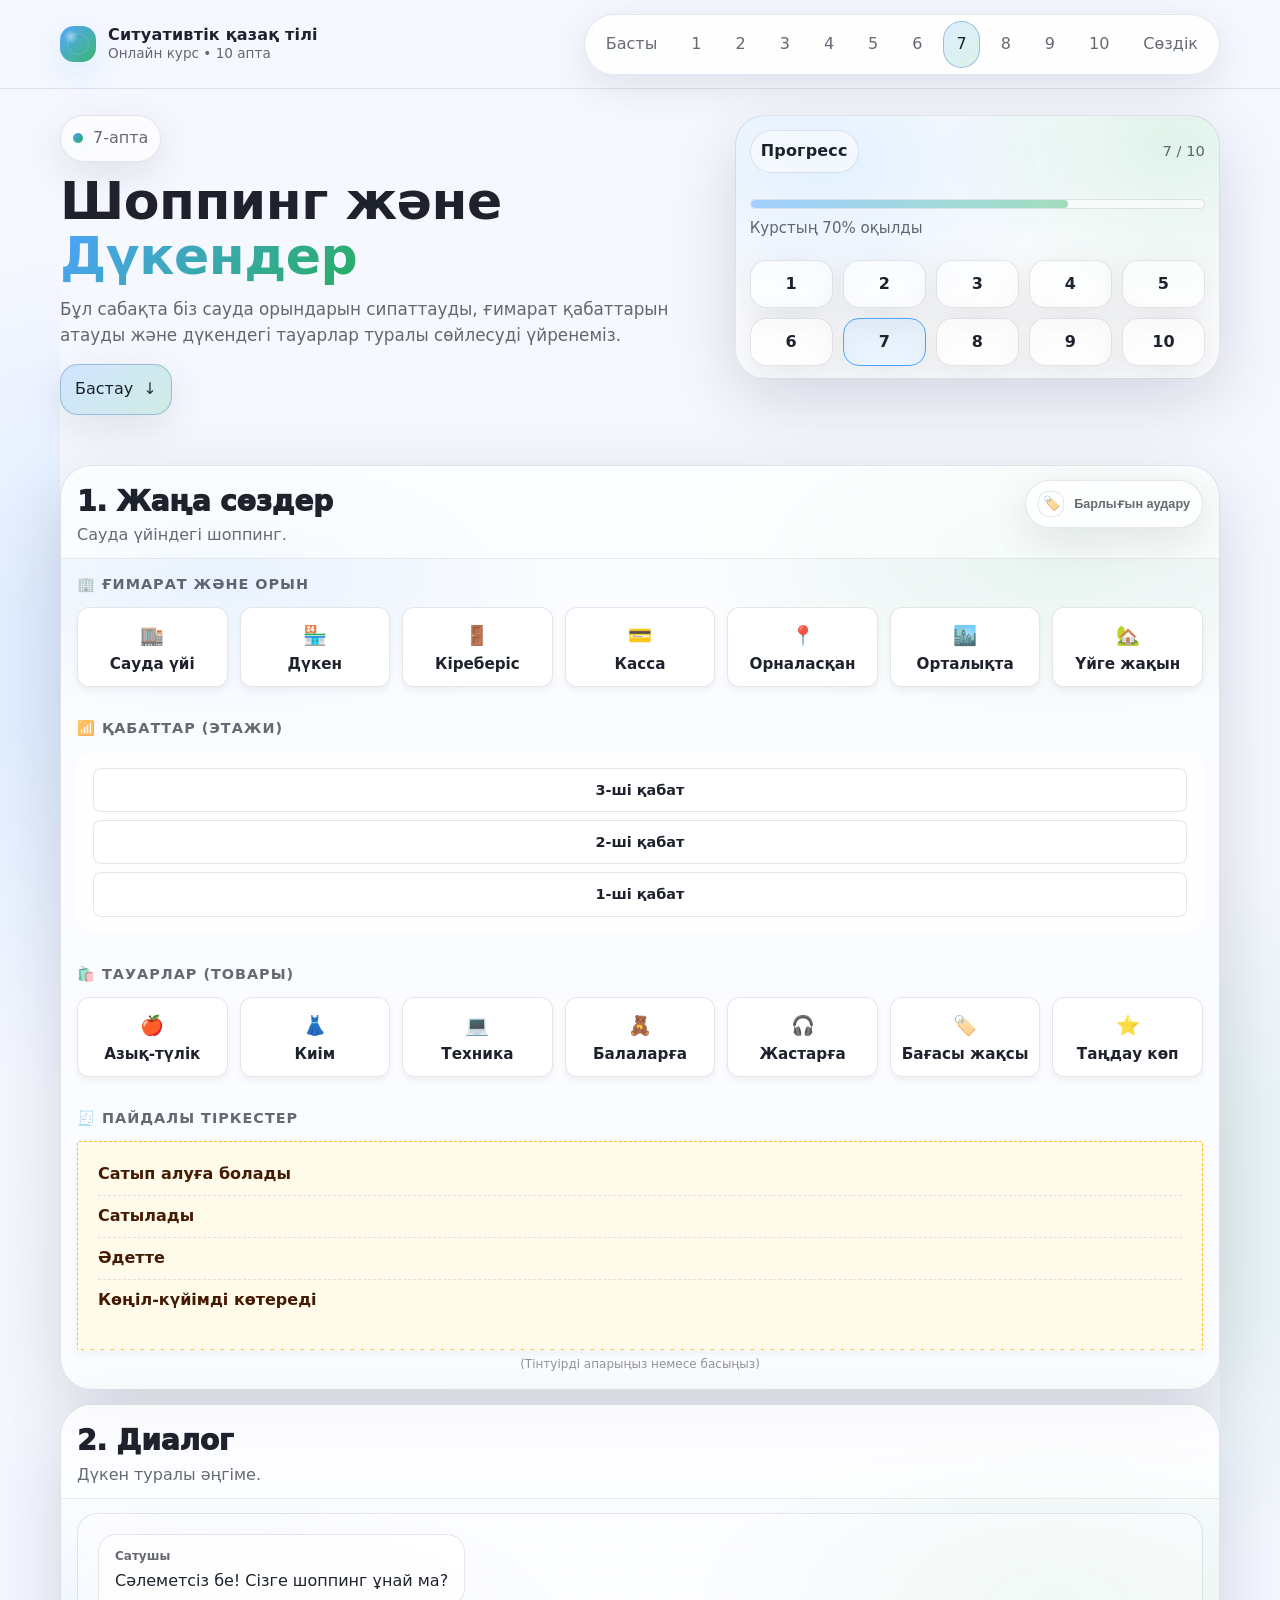
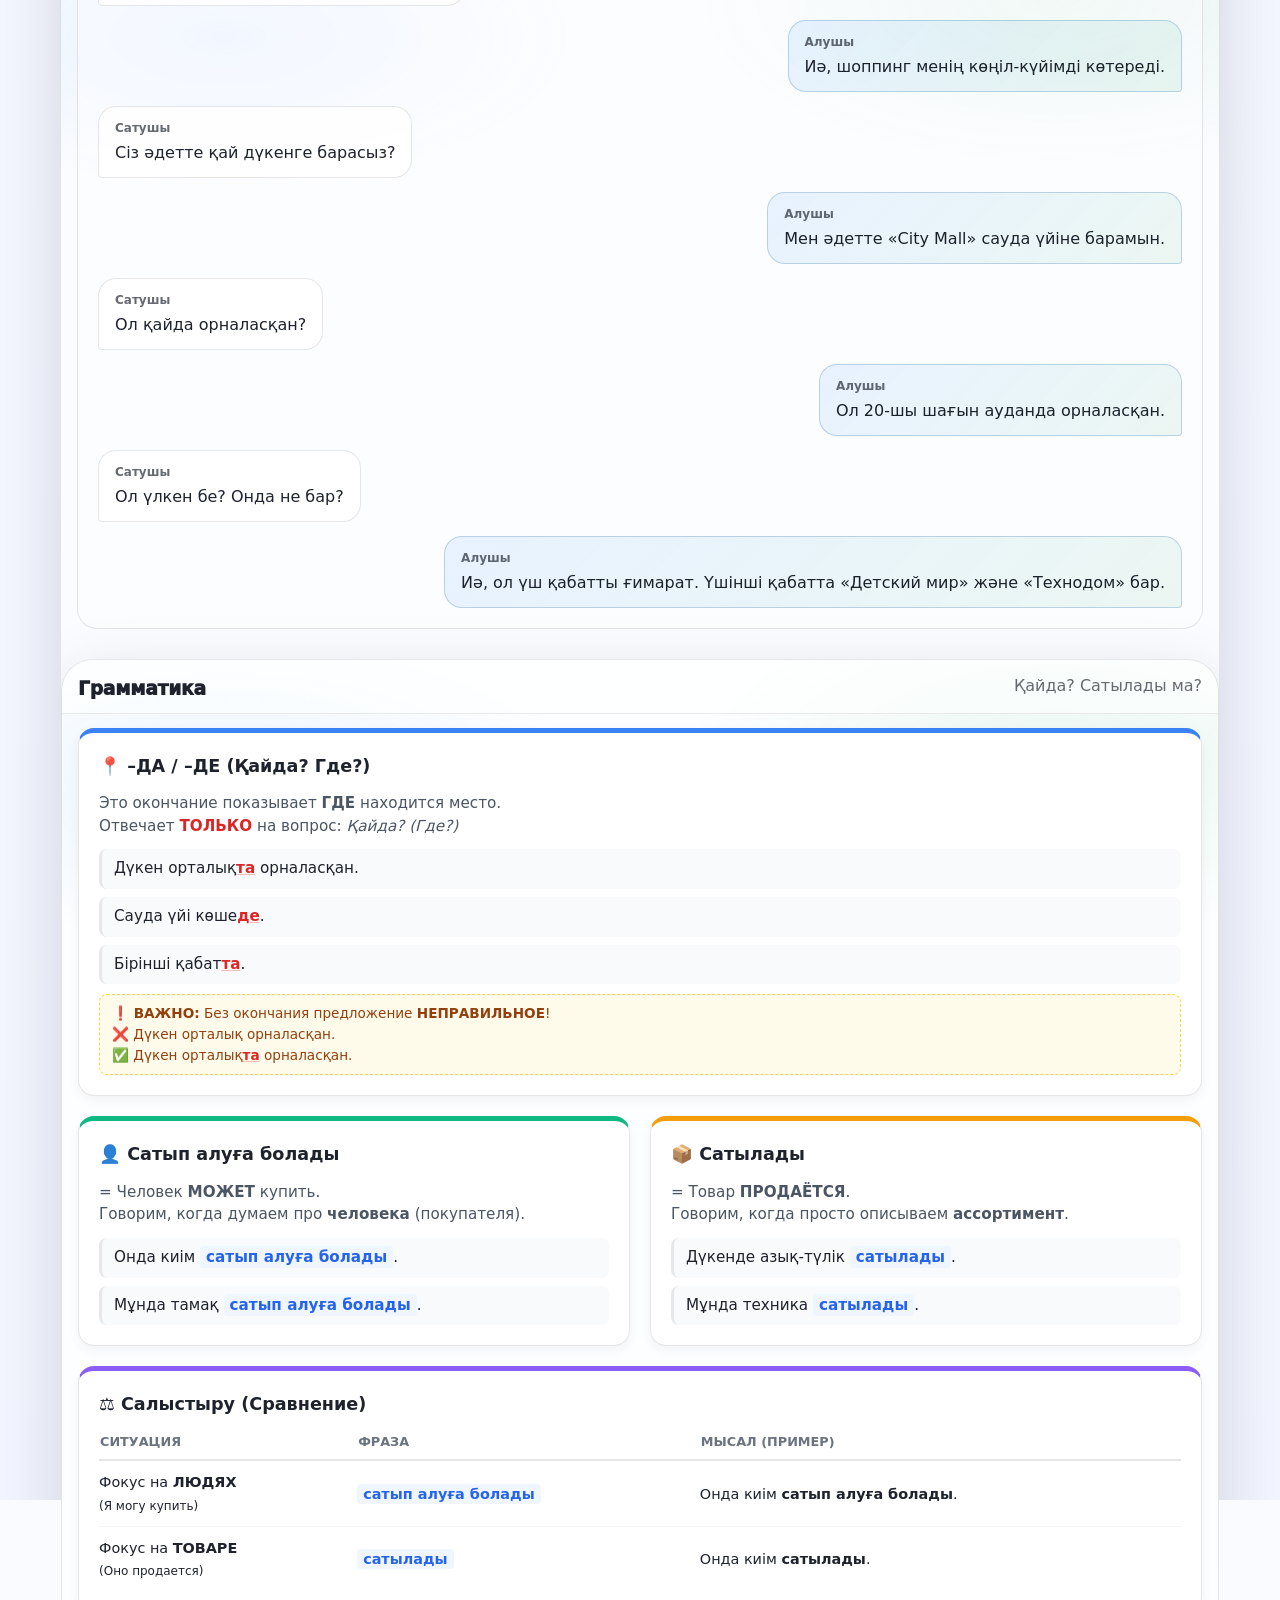
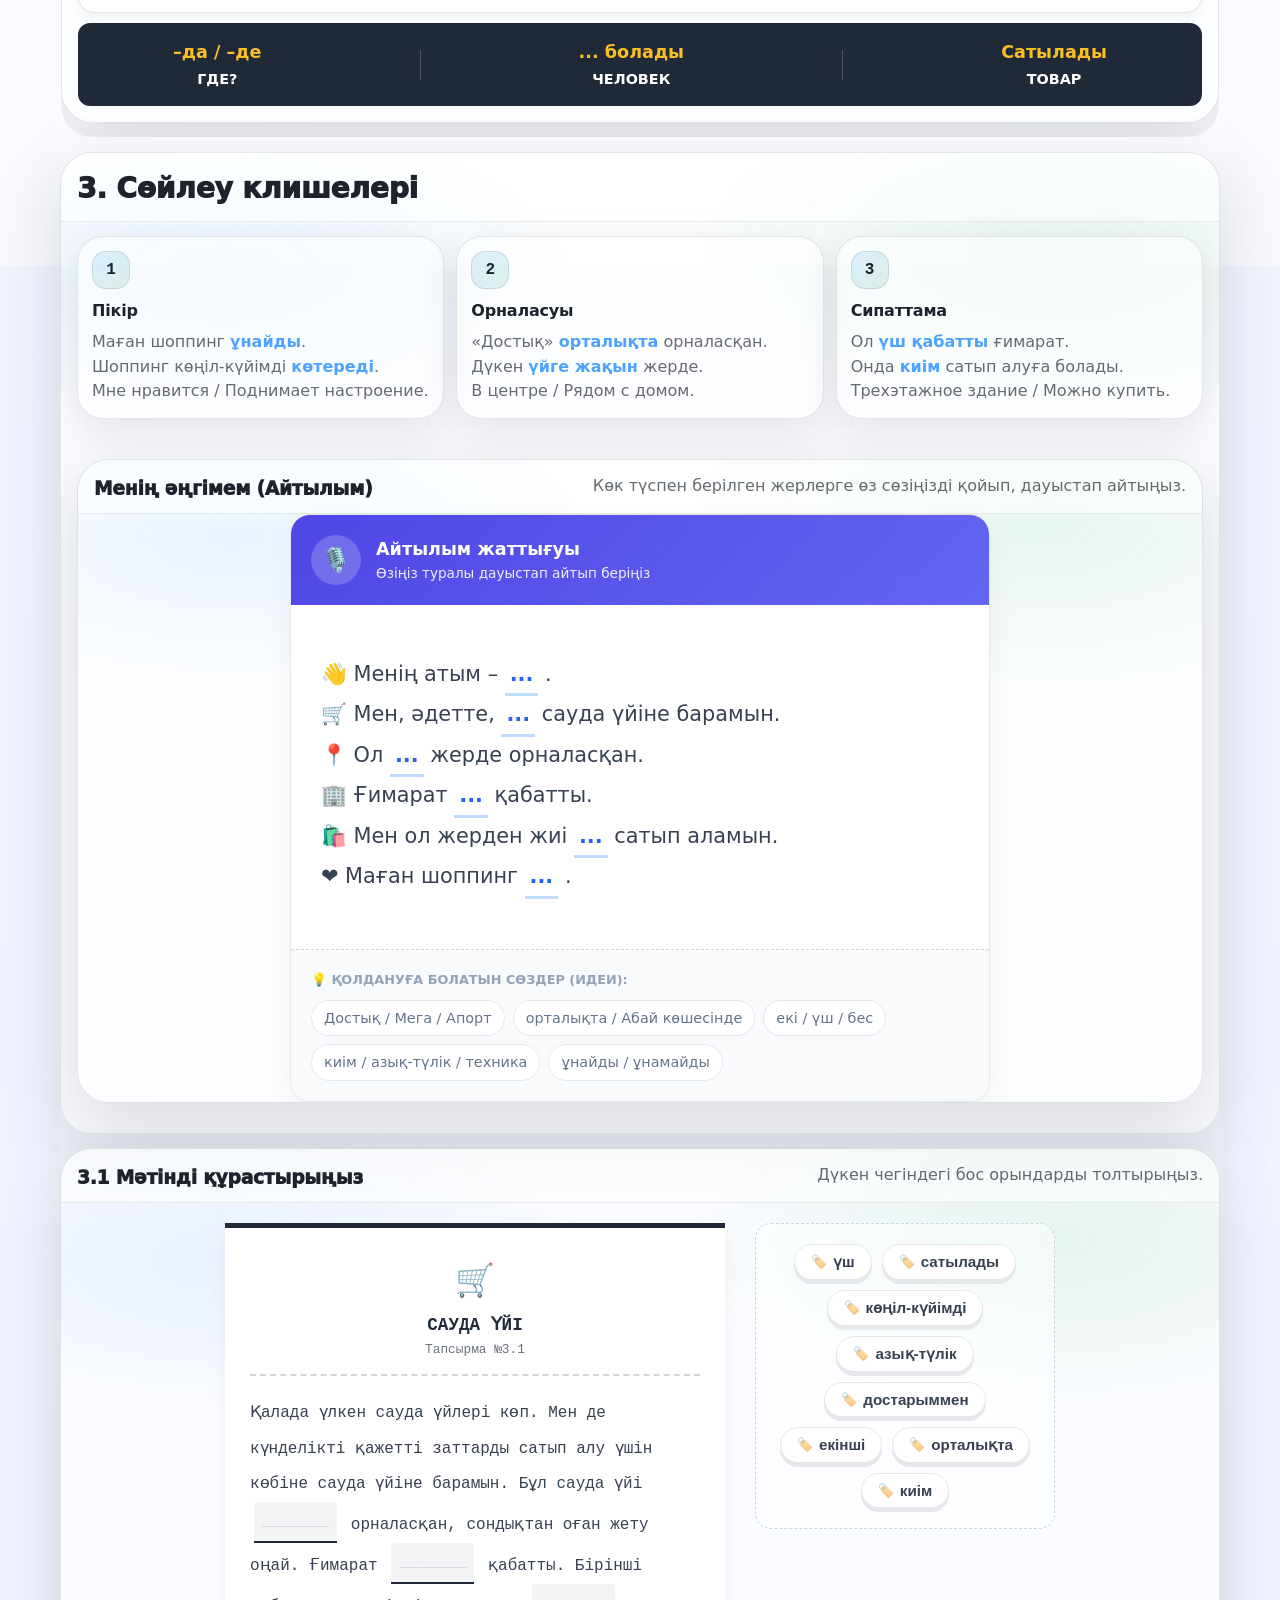
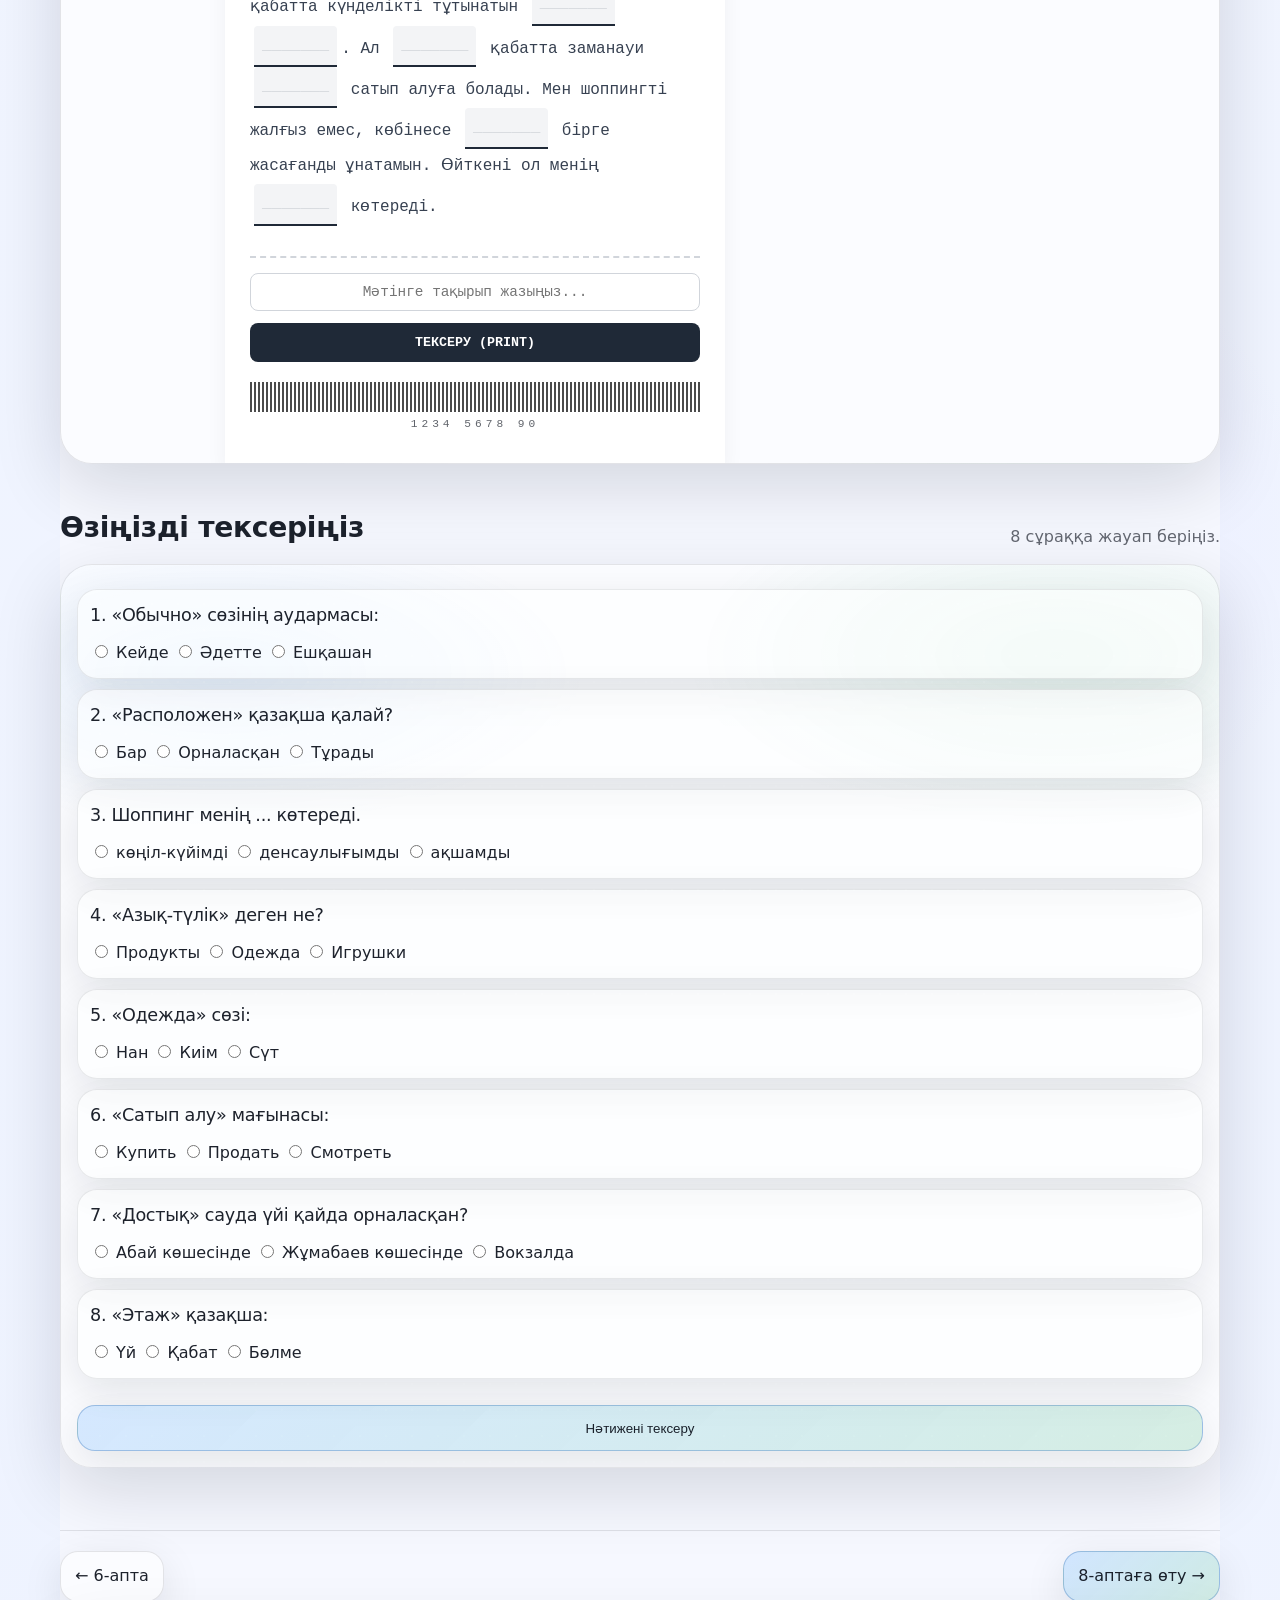
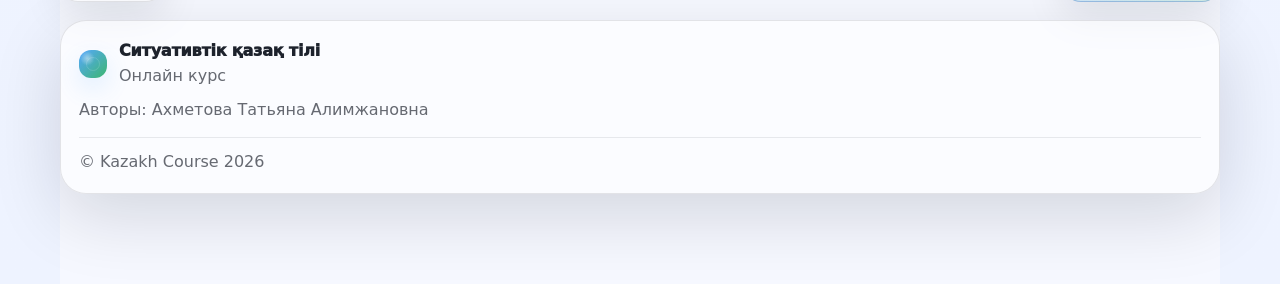
<file: week7.html>
<!doctype html>
<html lang="kk">
<head>
  <meta charset="utf-8" />
  <meta name="viewport" content="width=device-width, initial-scale=1" />
  <title>7-апта: Шоппинг • Ситуативтік қазақ тілі</title>
  <meta name="description" content="7-апта: Дүкендер, сауда орындары, тауарлар және орналасқан жері." />
  <meta name="color-scheme" content="light" />
  <link rel="stylesheet" href="style.css" />

  <style>
    /* =========================================
       WEEK 7 (Reusing Design System)
       ========================================= */

    /* Hero adjustments */
    body[data-page="week7"] .hero {
      padding-bottom: 20px;
    }

    /* LEXICON GRID */
    .lexGrid {
      display: grid;
      grid-template-columns: repeat(auto-fill, minmax(240px, 1fr));
      gap: 12px;
    }

    .lexCard {
      padding: 16px;
      border-radius: var(--r-lg);
      border: 1px solid var(--stroke);
      background: color-mix(in oklab, var(--surface) 80%, transparent);
      box-shadow: var(--shadow-1);
      display: flex;
      flex-direction: column;
      gap: 8px;
      transition: transform var(--dur-1) var(--ease), border-color var(--dur-1);
    }
    
    .lexCard:hover {
      border-color: var(--stroke2);
      transform: translateY(-2px);
    }

    .lexCard__top {
      display: flex;
      justify-content: space-between;
      align-items: center;
      margin-bottom: 4px;
    }

    .lexCard__icon {
      font-size: 20px;
      opacity: 0.8;
    }

    .lexCard__badge {
      font-size: 11px;
      padding: 4px 8px;
      border-radius: 99px;
      background: color-mix(in oklab, var(--surface2) 90%, transparent);
      border: 1px solid var(--stroke);
      color: var(--muted);
      text-transform: uppercase;
      letter-spacing: 0.5px;
      font-weight: 700;
    }

    .lexCard__word {
      font-size: 1.25rem;
      font-weight: 800;
      color: var(--text);
      letter-spacing: -0.3px;
    }

    .lexCard__trans {
      font-size: 0.95rem;
      color: var(--muted);
      border-top: 1px dashed var(--stroke);
      padding-top: 8px;
      margin-top: auto;
    }

    /* CHAT UI */
    .chatBox {
      display: flex;
      flex-direction: column;
      gap: 14px;
      background: color-mix(in oklab, var(--surface2) 60%, transparent);
      border-radius: var(--r-lg);
      padding: 20px;
      border: 1px solid var(--stroke);
    }

    .chatMsg {
      max-width: 85%;
      padding: 12px 16px;
      border-radius: 18px;
      font-size: 1rem;
      line-height: 1.5;
      position: relative;
      animation: fadeUp 0.4s var(--ease) forwards;
    }

    .chatMsg--left {
      align-self: flex-start;
      background: var(--surface);
      border: 1px solid var(--stroke);
      border-bottom-left-radius: 4px;
      color: var(--text);
    }

    .chatMsg--right {
      align-self: flex-end;
      background: linear-gradient(135deg, color-mix(in oklab, var(--a) 12%, transparent), color-mix(in oklab, var(--b) 8%, transparent));
      border: 1px solid color-mix(in oklab, var(--a) 20%, var(--stroke));
      border-bottom-right-radius: 4px;
      color: var(--text);
    }

    .chatMsg__auth {
      font-size: 0.75rem;
      color: var(--muted);
      margin-bottom: 4px;
      display: block;
      font-weight: 700;
    }

    /* RESULT BOX */
    .resultBox {
      margin-top: 20px;
      padding: 16px;
      border-radius: var(--r-lg);
      text-align: center;
      display: none;
    }
    .resultBox.is-good {
      background: color-mix(in oklab, var(--b) 15%, transparent);
      border: 1px solid color-mix(in oklab, var(--b) 30%, transparent);
      color: #1e6f43;
    }
    .resultBox.is-bad {
      background: color-mix(in oklab, rgba(255,82,82,1) 12%, transparent);
      border: 1px solid color-mix(in oklab, rgba(255,82,82,1) 30%, transparent);
      color: #991b1b;
    }

    @keyframes fadeUp {
      from { opacity: 0; transform: translateY(10px); }
      to { opacity: 1; transform: translateY(0); }
    }
  </style>
</head>

<body data-page="week7">
  <a class="skip-link" href="#main">Негізгі мазмұнға өту</a>

  <header class="topbar" role="banner">
    <div class="topbar__inner container">
      <div class="brand" aria-label="Kazakh Course">
        <span class="brand__mark" aria-hidden="true"></span>
        <div class="brand__text">
          <div class="brand__title">Ситуативтік қазақ тілі</div>
          <div class="brand__sub">Онлайн курс • 10 апта</div>
        </div>
      </div>

      <nav class="nav nav--weeks" aria-label="Апталар (десктоп)">
        <a class="nav__link" data-page="index" href="index.html">Басты</a>
        <a class="nav__link" data-page="week1" href="week1.html">1</a>
        <a class="nav__link" data-page="week2" href="week2.html">2</a>
        <a class="nav__link" data-page="week3" href="week3.html">3</a>
        <a class="nav__link" data-page="week4" href="week4.html">4</a>
        <a class="nav__link" data-page="week5" href="week5.html">5</a>
        <a class="nav__link" data-page="week6" href="week6.html">6</a>
        <a class="nav__link is-active" data-page="week7" href="week7.html" aria-current="page">7</a>
        <a class="nav__link" data-page="week8" href="week8.html">8</a>
        <a class="nav__link" data-page="week9" href="week9.html">9</a>
        <a class="nav__link" data-page="week10" href="week10.html">10</a>
        <a class="nav__link" data-page="dictionary" href="dictionary.html">Сөздік</a>
      </nav>
    </div>
  </header>

  <main id="main" class="container">
    
    <section class="hero reveal">
      <div class="hero__grid">
        <div>
          <div class="pill">
            <span class="pill__dot" aria-hidden="true"></span>
            <span>7-апта</span>
          </div>

          <h1 class="h1">Шоппинг және <span class="h1__accent">Дүкендер</span></h1>

          <p class="lead">
            Бұл сабақта біз сауда орындарын сипаттауды, ғимарат қабаттарын атауды және дүкендегі тауарлар туралы сөйлесуді үйренеміз.
          </p>

          <div class="hero__cta">
            <a class="btn btn--primary" href="#lexika">
              Бастау <span class="btn__arrow" aria-hidden="true">↓</span>
            </a>
          </div>
        </div>

        <aside class="glassPanel reveal">
          <div class="glassPanel__top">
            <div class="glassPanel__badge">Прогресс</div>
            <div class="glassPanel__hint">7 / 10</div>
          </div>

          <div class="glassPanel__body">
            <div class="progress__bar">
              <span class="progress__fill" style="width: 70%"></span>
            </div>
            <div class="progress__note">Курстың 70% оқылды</div>
            
            <div class="miniGrid" style="margin-top:20px">
                <a class="miniCard" href="week1.html">1</a>
                <a class="miniCard" href="week2.html">2</a>
                <a class="miniCard" href="week3.html">3</a>
                <a class="miniCard" href="week4.html">4</a>
                <a class="miniCard" href="week5.html">5</a>
               <a class="miniCard" href="week6.html">6</a>
               <a class="miniCard" style="border-color:var(--a); background:rgba(77,163,255,0.1); color:var(--text);" href="#">7</a>
               <a class="miniCard" href="week8.html">8</a>
               <a class="miniCard" href="week9.html">9</a>
               <a class="miniCard" href="week10.html">10</a>
              
            </div>
          </div>
        </aside>
      </div>
    </section>

    <section id="lexika" class="weekSection reveal">
      <div class="weekSection__head">
        <div>
          <h2 class="h2 weekSection__title">1. Жаңа сөздер</h2>
          <p class="section__sub">Сауда үйіндегі шоппинг.</p>
        </div>
        <div class="weekSection__meta">
          <button class="chip" id="toggleLexBtn" onclick="toggleAllCards()">
            <span class="chip__icon">🏷️</span>
            <span class="chip__text">Барлығын аудару</span>
          </button>
        </div>
      </div>
    
      <style>
        /* MALL LAYOUT */
        .mallContainer {
          display: flex;
          flex-direction: column;
          gap: 30px;
        }
    
        .mallSectionTitle {
          font-size: 0.9rem;
          font-weight: 800;
          text-transform: uppercase;
          color: var(--muted);
          margin-bottom: 12px;
          display: flex;
          align-items: center;
          gap: 8px;
          letter-spacing: 1px;
        }
    
        /* GRID FOR TAGS */
        .shelfGrid {
          display: grid;
          grid-template-columns: repeat(auto-fill, minmax(150px, 1fr));
          gap: 12px;
        }
    
        /* 3D FLIP CARD (PRICE TAG STYLE) */
        .tagCard {
          background-color: transparent;
          height: 80px;
          perspective: 1000px;
          cursor: pointer;
        }
    
        .tagInner {
          position: relative;
          width: 100%;
          height: 100%;
          text-align: center;
          transition: transform 0.6s;
          transform-style: preserve-3d;
          box-shadow: 0 4px 6px rgba(0,0,0,0.05);
          border-radius: 12px;
        }
    
        /* Flip Class applied by JS */
        .tagCard.is-flipped .tagInner {
          transform: rotateY(180deg);
        }
    
        .tagFront, .tagBack {
          position: absolute;
          width: 100%;
          height: 100%;
          -webkit-backface-visibility: hidden;
          backface-visibility: hidden;
          display: flex;
          flex-direction: column;
          align-items: center;
          justify-content: center;
          border-radius: 12px;
          padding: 10px;
          border: 1px solid var(--stroke);
        }
    
        /* FRONT SIDE (KAZAKH) */
        .tagFront {
          background-color: #ffffff;
          color: var(--text);
        }
        .tagIcon { font-size: 1.2rem; margin-bottom: 4px; }
        .tagWord { font-weight: 700; font-size: 0.95rem; line-height: 1.2; }
    
        /* BACK SIDE (RUSSIAN) */
        .tagBack {
          background-color: var(--text); /* Dark background */
          color: #ffffff;
          transform: rotateY(180deg);
          border-color: var(--text);
        }
        .tagTrans { font-size: 0.9rem; font-weight: 500; }
    
        /* FLOOR STACK (Қабаттар үшін) */
        .floorStack {
          display: flex;
          flex-direction: column;
          gap: 8px;
          background: var(--surface2);
          padding: 16px;
          border-radius: 16px;
          align-items: center;
        }
        .floorItem {
          background: white;
          width: 100%;
          padding: 10px;
          text-align: center;
          border-radius: 8px;
          border: 1px solid var(--stroke);
          font-weight: 600;
          font-size: 0.9rem;
          cursor: pointer;
          transition: 0.3s;
        }
        .floorItem:hover {
          background: var(--primary);
          color: white;
          border-color: var(--primary);
        }
        .floorItem span { display: block; font-size: 0.75rem; font-weight: 400; opacity: 0.7; margin-top: 2px; display: none; }
        .floorItem.active span { display: block; color: white; }
    
        /* PHRASE RECEIPT (Чек стиліндегі фразалар) */
        .receiptCard {
          background: #fffbeb;
          border: 1px dashed #fbbf24;
          padding: 20px;
          border-radius: 2px;
          position: relative;
          box-shadow: 0 4px 10px rgba(0,0,0,0.05);
          margin-top: 10px;
        }
        /* Jagged edge effect (optional simple CSS trick) */
        .receiptCard::after {
          content: "";
          position: absolute; bottom: -5px; left: 0; right: 0;
          height: 5px;
          background: radial-gradient(circle, transparent 70%, #fffbeb 75%) 0 0/10px 10px;
        }
        
        .receiptLine {
          display: flex;
          justify-content: space-between;
          margin-bottom: 8px;
          padding-bottom: 8px;
          border-bottom: 1px dashed rgba(0,0,0,0.1);
          cursor: pointer;
        }
        .receiptLine:last-child { border-bottom: none; }
        .recKz { font-weight: 700; color: #451a03; }
        .recRu { color: #92400e; font-size: 0.9rem; opacity: 0; transition: opacity 0.3s; text-align: right; }
        .receiptCard.show-all .recRu, .receiptLine:hover .recRu { opacity: 1; }
    
        @media (max-width: 600px) {
          .shelfGrid { grid-template-columns: repeat(2, 1fr); }
        }
      </style>
    
      <div class="weekSection__body">
        <div class="mallContainer">
          
          <div>
            <div class="mallSectionTitle">🏢 Ғимарат және Орын</div>
            <div class="shelfGrid">
              <div class="tagCard" onclick="flip(this)">
                <div class="tagInner">
                  <div class="tagFront"><div class="tagIcon">🏬</div><div class="tagWord">Сауда үйі</div></div>
                  <div class="tagBack"><div class="tagTrans">Торговый дом</div></div>
                </div>
              </div>
              <div class="tagCard" onclick="flip(this)">
                <div class="tagInner">
                  <div class="tagFront"><div class="tagIcon">🏪</div><div class="tagWord">Дүкен</div></div>
                  <div class="tagBack"><div class="tagTrans">Магазин</div></div>
                </div>
              </div>
              <div class="tagCard" onclick="flip(this)">
                <div class="tagInner">
                  <div class="tagFront"><div class="tagIcon">🚪</div><div class="tagWord">Кіреберіс</div></div>
                  <div class="tagBack"><div class="tagTrans">Вход</div></div>
                </div>
              </div>
              <div class="tagCard" onclick="flip(this)">
                <div class="tagInner">
                  <div class="tagFront"><div class="tagIcon">💳</div><div class="tagWord">Касса</div></div>
                  <div class="tagBack"><div class="tagTrans">Касса</div></div>
                </div>
              </div>
              <div class="tagCard" onclick="flip(this)">
                <div class="tagInner">
                  <div class="tagFront"><div class="tagIcon">📍</div><div class="tagWord">Орналасқан</div></div>
                  <div class="tagBack"><div class="tagTrans">Расположен</div></div>
                </div>
              </div>
              <div class="tagCard" onclick="flip(this)">
                <div class="tagInner">
                  <div class="tagFront"><div class="tagIcon">🏙️</div><div class="tagWord">Орталықта</div></div>
                  <div class="tagBack"><div class="tagTrans">В центре</div></div>
                </div>
              </div>
              <div class="tagCard" onclick="flip(this)">
                <div class="tagInner">
                  <div class="tagFront"><div class="tagIcon">🏡</div><div class="tagWord">Үйге жақын</div></div>
                  <div class="tagBack"><div class="tagTrans">Рядом с домом</div></div>
                </div>
              </div>
            </div>
          </div>
    
          <div>
            <div class="mallSectionTitle">📶 Қабаттар (Этажи)</div>
            <div class="floorStack" id="floorContainer">
              <div class="floorItem" onclick="toggleFloor(this)">3-ші қабат <span>Третий этаж</span></div>
              <div class="floorItem" onclick="toggleFloor(this)">2-ші қабат <span>Второй этаж</span></div>
              <div class="floorItem" onclick="toggleFloor(this)">1-ші қабат <span>Первый этаж</span></div>
            </div>
          </div>
    
          <div>
            <div class="mallSectionTitle">🛍️ Тауарлар (Товары)</div>
            <div class="shelfGrid">
              <div class="tagCard" onclick="flip(this)">
                <div class="tagInner">
                  <div class="tagFront"><div class="tagIcon">🍎</div><div class="tagWord">Азық-түлік</div></div>
                  <div class="tagBack"><div class="tagTrans">Продукты</div></div>
                </div>
              </div>
              <div class="tagCard" onclick="flip(this)">
                <div class="tagInner">
                  <div class="tagFront"><div class="tagIcon">👗</div><div class="tagWord">Киім</div></div>
                  <div class="tagBack"><div class="tagTrans">Одежда</div></div>
                </div>
              </div>
              <div class="tagCard" onclick="flip(this)">
                <div class="tagInner">
                  <div class="tagFront"><div class="tagIcon">💻</div><div class="tagWord">Техника</div></div>
                  <div class="tagBack"><div class="tagTrans">Техника</div></div>
                </div>
              </div>
              <div class="tagCard" onclick="flip(this)">
                <div class="tagInner">
                  <div class="tagFront"><div class="tagIcon">🧸</div><div class="tagWord">Балаларға</div></div>
                  <div class="tagBack"><div class="tagTrans">Для детей</div></div>
                </div>
              </div>
              <div class="tagCard" onclick="flip(this)">
                <div class="tagInner">
                  <div class="tagFront"><div class="tagIcon">🎧</div><div class="tagWord">Жастарға</div></div>
                  <div class="tagBack"><div class="tagTrans">Для молодежи</div></div>
                </div>
              </div>
              <div class="tagCard" onclick="flip(this)">
                <div class="tagInner">
                  <div class="tagFront"><div class="tagIcon">🏷️</div><div class="tagWord">Бағасы жақсы</div></div>
                  <div class="tagBack"><div class="tagTrans">Доступная цена</div></div>
                </div>
              </div>
              <div class="tagCard" onclick="flip(this)">
                <div class="tagInner">
                  <div class="tagFront"><div class="tagIcon">⭐</div><div class="tagWord">Таңдау көп</div></div>
                  <div class="tagBack"><div class="tagTrans">Большой выбор</div></div>
                </div>
              </div>
            </div>
          </div>
    
          <div>
            <div class="mallSectionTitle">🧾 Пайдалы тіркестер</div>
            <div class="receiptCard" id="receiptCard">
              <div class="receiptLine">
                <span class="recKz">Сатып алуға болады</span>
                <span class="recRu">Можно купить</span>
              </div>
              <div class="receiptLine">
                <span class="recKz">Сатылады</span>
                <span class="recRu">Продаётся</span>
              </div>
              <div class="receiptLine">
                <span class="recKz">Әдетте</span>
                <span class="recRu">Обычно</span>
              </div>
              <div class="receiptLine">
                <span class="recKz">Көңіл-күйімді көтереді</span>
                <span class="recRu">Поднимает настроение</span>
              </div>
            </div>
            <div style="text-align:center; margin-top:5px; font-size:0.75rem; color:var(--muted); opacity:0.7;">
              (Тінтуірді апарыңыз немесе басыңыз)
            </div>
          </div>
    
        </div>
      </div>
    </section>
    
    <script>
      // 1. Flip Card Logic
      function flip(card) {
        card.classList.toggle('is-flipped');
      }
    
      // 2. Toggle Floor Translation
      function toggleFloor(floor) {
        floor.classList.toggle('active');
      }
    
      // 3. Toggle ALL translations (Global Button)
      function toggleAllCards() {
        const cards = document.querySelectorAll('.tagCard');
        const floors = document.querySelectorAll('.floorItem');
        const receipt = document.getElementById('receiptCard');
        const btnText = document.querySelector('#toggleLexBtn .chip__text');
        
        // Check state based on first card
        const isActive = cards[0].classList.contains('is-flipped');
    
        if (!isActive) {
          // Open All
          cards.forEach(c => c.classList.add('is-flipped'));
          floors.forEach(f => f.classList.add('active'));
          receipt.classList.add('show-all');
          btnText.innerText = "Жасыру";
        } else {
          // Close All
          cards.forEach(c => c.classList.remove('is-flipped'));
          floors.forEach(f => f.classList.remove('active'));
          receipt.classList.remove('show-all');
          btnText.innerText = "Барлығын аудару";
        }
      }
    </script>

    <section class="weekSection reveal">
      <div class="weekSection__head">
        <div>
          <h2 class="h2 weekSection__title">2. Диалог</h2>
          <p class="section__sub">Дүкен туралы әңгіме.</p>
        </div>

      </div>

      <div class="weekSection__body">
        <div class="chatBox">
          <div class="chatMsg chatMsg--left">
            <span class="chatMsg__auth">Сатушы</span>
            Сәлеметсіз бе! Сізге шоппинг ұнай ма?
          </div>
          <div class="chatMsg chatMsg--right">
            <span class="chatMsg__auth">Алушы</span>
            Иә, шоппинг менің көңіл-күйімді көтереді.
          </div>

          <div class="chatMsg chatMsg--left">
            <span class="chatMsg__auth">Сатушы</span>
            Сіз әдетте қай дүкенге барасыз?
          </div>
          <div class="chatMsg chatMsg--right">
            <span class="chatMsg__auth">Алушы</span>
            Мен әдетте «City Mall» сауда үйіне барамын.
          </div>

          <div class="chatMsg chatMsg--left">
            <span class="chatMsg__auth">Сатушы</span>
            Ол қайда орналасқан?
          </div>
          <div class="chatMsg chatMsg--right">
            <span class="chatMsg__auth">Алушы</span>
            Ол 20-шы шағын ауданда орналасқан.
          </div>

          <div class="chatMsg chatMsg--left">
            <span class="chatMsg__auth">Сатушы</span>
            Ол үлкен бе? Онда не бар?
          </div>
          <div class="chatMsg chatMsg--right">
            <span class="chatMsg__auth">Алушы</span>
            Иә, ол үш қабатты ғимарат. Үшінші қабатта «Детский мир» және «Технодом» бар.
          </div>
        </div>
      </div>
      <section class="weekSection reveal">
        <div class="weekSection__head">
          <h3 class="h3 weekSection__title"> Грамматика </h2>
          <p class="section__sub">Қайда? Сатылады ма?</p>
        </div>
  
        <style>
          /* GRAMMAR CARD CONTAINER */
          .gramGrid {
            display: grid;
            grid-template-columns: 1fr;
            gap: 20px;
          }
  
          /* CARD STYLE */
          .gramCard {
            background: #ffffff;
            border-radius: 16px;
            padding: 20px;
            box-shadow: 0 4px 12px rgba(0,0,0,0.05);
            border: 1px solid var(--stroke);
            position: relative;
            overflow: hidden;
          }
          
          /* CARD HEADER COLOR STRIPS */
          .gramCard--loc { border-top: 5px solid #3b82f6; } /* Blue */
          .gramCard--person { border-top: 5px solid #10b981; } /* Green */
          .gramCard--item { border-top: 5px solid #f59e0b; } /* Orange */
  
          .gramTitle {
            font-weight: 800;
            font-size: 1.1rem;
            margin-bottom: 12px;
            display: flex;
            align-items: center;
            gap: 8px;
            color: var(--text);
          }
  
          /* TEXT STYLES */
          .gramText { font-size: 0.95rem; color: #4b5563; line-height: 1.5; margin-bottom: 12px; }
          .gramNote { font-size: 0.85rem; background: #fffbeb; color: #92400e; padding: 8px 12px; border-radius: 8px; margin-top: 10px; border: 1px dashed #fcd34d; }
  
          /* HIGHLIGHTS */
          .suffix { color: #dc2626; font-weight: 800; text-decoration: underline; text-decoration-color: rgba(220, 38, 38, 0.3); }
          .keyword { color: #2563eb; font-weight: 800; background: #eff6ff; padding: 2px 6px; border-radius: 4px; }
  
          /* EXAMPLES LIST */
          .exList { list-style: none; padding: 0; margin: 0; display: flex; flex-direction: column; gap: 8px; }
          .exLi { background: #f9fafb; padding: 8px 12px; border-radius: 8px; font-size: 0.95rem; border-left: 3px solid #e5e7eb; }
          .exLi.wrong { background: #fef2f2; border-left-color: #ef4444; color: #991b1b; text-decoration: line-through; opacity: 0.7; }
          .exLi.right { background: #f0fdf4; border-left-color: #22c55e; color: #166534; font-weight: 600; }
  
          /* COMPARISON TABLE */
          .compTable { width: 100%; border-collapse: collapse; margin-top: 10px; font-size: 0.9rem; }
          .compTable th { text-align: left; color: #6b7280; font-size: 0.8rem; text-transform: uppercase; padding-bottom: 8px; border-bottom: 2px solid #e5e7eb; }
          .compTable td { padding: 10px 0; border-bottom: 1px solid #f3f4f6; }
          .compTable tr:last-child td { border-bottom: none; }
  
          /* SUMMARY BOX */
          .cheatSheet {
            background: #1f2937;
            color: white;
            border-radius: 12px;
            padding: 16px;
            display: flex;
            justify-content: space-around;
            align-items: center;
            margin-top: 10px;
            font-size: 0.9rem;
            font-weight: 600;
          }
          .cheatItem span { color: #fbbf24; font-weight: 800; display: block; font-size: 1.1rem; margin-bottom: 2px; }
  
          @media (min-width: 600px) {
            .gramGrid { grid-template-columns: 1fr 1fr; }
            .gramCard--loc { grid-column: span 2; }
            .cheatSheet { grid-column: span 2; }
          }
        </style>
  
        <div class="weekSection__body">
          <div class="gramGrid">
  
            <div class="gramCard gramCard--loc">
              <div class="gramTitle">📍 –ДА / –ДЕ (Қайда? Где?)</div>
              
              <div class="gramText">
                Это окончание показывает <strong>ГДЕ</strong> находится место.<br>
                Отвечает <strong style="color:#dc2626;">ТОЛЬКО</strong> на вопрос: <em>Қайда? (Где?)</em>
              </div>
  
              <ul class="exList">
                <li class="exLi">Дүкен орталық<span class="suffix">та</span> орналасқан.</li>
                <li class="exLi">Сауда үйі көше<span class="suffix">де</span>.</li>
                <li class="exLi">Бірінші қабат<span class="suffix">та</span>.</li>
              </ul>
  
              <div class="gramNote">
                <strong>❗ ВАЖНО:</strong> Без окончания предложение <strong>НЕПРАВИЛЬНОЕ</strong>!<br>
                ❌ Дүкен орталық орналасқан.<br>
                ✅ Дүкен орталық<span class="suffix">та</span> орналасқан.
              </div>
            </div>
  
            <div class="gramCard gramCard--person">
              <div class="gramTitle">👤 Сатып алуға болады</div>
              <div class="gramText">
                = Человек <strong>МОЖЕТ</strong> купить.<br>
                Говорим, когда думаем про <strong>человека</strong> (покупателя).
              </div>
              <ul class="exList">
                <li class="exLi">Онда киім <span class="keyword">сатып алуға болады</span>.</li>
                <li class="exLi">Мұнда тамақ <span class="keyword">сатып алуға болады</span>.</li>
              </ul>
            </div>
  
            <div class="gramCard gramCard--item">
              <div class="gramTitle">📦 Сатылады</div>
              <div class="gramText">
                = Товар <strong>ПРОДАЁТСЯ</strong>.<br>
                Говорим, когда просто описываем <strong>ассортимент</strong>.
              </div>
              <ul class="exList">
                <li class="exLi">Дүкенде азық-түлік <span class="keyword">сатылады</span>.</li>
                <li class="exLi">Мұнда техника <span class="keyword">сатылады</span>.</li>
              </ul>
            </div>
  
            <div class="gramCard" style="grid-column: span 2; border-top: 5px solid #8b5cf6;">
              <div class="gramTitle">⚖️ Салыстыру (Сравнение)</div>
              <table class="compTable">
                <thead>
                  <tr>
                    <th>Ситуация</th>
                    <th>Фраза</th>
                    <th>Мысал (Пример)</th>
                  </tr>
                </thead>
                <tbody>
                  <tr>
                    <td>Фокус на <strong>ЛЮДЯХ</strong> <br><small>(Я могу купить)</small></td>
                    <td><span class="keyword">сатып алуға болады</span></td>
                    <td>Онда киім <strong>сатып алуға болады</strong>.</td>
                  </tr>
                  <tr>
                    <td>Фокус на <strong>ТОВАРЕ</strong> <br><small>(Оно продается)</small></td>
                    <td><span class="keyword">сатылады</span></td>
                    <td>Онда киім <strong>сатылады</strong>.</td>
                  </tr>
                </tbody>
              </table>
            </div>
  
          </div>
  
          <div class="cheatSheet">
            <div class="cheatItem" style="text-align:center;">
              <span>–да / –де</span>
              ГДЕ?
            </div>
            <div style="height:30px; width:1px; background:rgba(255,255,255,0.2);"></div>
            <div class="cheatItem" style="text-align:center;">
              <span>... болады</span>
              ЧЕЛОВЕК
            </div>
            <div style="height:30px; width:1px; background:rgba(255,255,255,0.2);"></div>
            <div class="cheatItem" style="text-align:center;">
              <span>Сатылады</span>
              ТОВАР
            </div>
          </div>
  
        </div>
      </section>
    </section>

    <section class="weekSection reveal">
      <div class="weekSection__head">
        <h2 class="h2 weekSection__title">3. Сөйлеу клишелері</h2>
      </div>

      <div class="weekSection__body">
        <div class="steps" style="grid-template-columns: repeat(auto-fit, minmax(280px, 1fr));">
          
          <div class="stepCard">
            <div class="stepCard__icon">1</div>
            <div class="stepCard__title">Пікір</div>
            <div class="stepCard__text">
              Маған шоппинг <span style="color:var(--a); font-weight:700">ұнайды</span>.<br>
              Шоппинг көңіл-күйімді <span style="color:var(--a); font-weight:700">көтереді</span>.<br>
              <span class="muted small">Мне нравится / Поднимает настроение.</span>
            </div>
          </div>

          <div class="stepCard">
            <div class="stepCard__icon">2</div>
            <div class="stepCard__title">Орналасуы</div>
            <div class="stepCard__text">
              «Достық» <span style="color:var(--a); font-weight:700">орталықта</span> орналасқан.<br>
              Дүкен <span style="color:var(--a); font-weight:700">үйге жақын</span> жерде.<br>
              <span class="muted small">В центре / Рядом с домом.</span>
            </div>
          </div>

          <div class="stepCard">
            <div class="stepCard__icon">3</div>
            <div class="stepCard__title">Сипаттама</div>
            <div class="stepCard__text">
              Ол <span style="color:var(--a); font-weight:700">үш қабатты</span> ғимарат.<br>
              Онда <span style="color:var(--a); font-weight:700">киім</span> сатып алуға болады.<br>
              <span class="muted small">Трехэтажное здание / Можно купить.</span>
            </div>
          </div>

        </div>

        <section class="weekSection reveal" style="margin-top: 40px;">
          <div class="weekSection__head">
            <h3 class="h3 weekSection__title"> Менің әңгімем (Айтылым)</h2>
            <p class="section__sub">Көк түспен берілген жерлерге өз сөзіңізді қойып, дауыстап айтыңыз.</p>
          </div>
    
          <style>
            /* SPEAKING CARD STYLE */
            .speakerCard {
              background: #ffffff;
              border-radius: 20px;
              border: 1px solid #e5e7eb;
              box-shadow: 0 10px 30px rgba(0,0,0,0.05);
              overflow: hidden;
              max-width: 700px;
              margin: 0 auto;
            }
    
            /* HEADER: MICROPHONE ICON */
            .speakerHeader {
              background: linear-gradient(135deg, #4f46e5 0%, #6366f1 100%);
              padding: 20px;
              display: flex;
              align-items: center;
              gap: 15px;
              color: white;
            }
            .micIcon {
              width: 50px; height: 50px;
              background: rgba(255,255,255,0.2);
              border-radius: 50%;
              display: flex; align-items: center; justify-content: center;
              font-size: 1.5rem;
              animation: pulseMic 2s infinite;
            }
            @keyframes pulseMic {
              0% { box-shadow: 0 0 0 0 rgba(255,255,255, 0.4); }
              70% { box-shadow: 0 0 0 10px rgba(255,255,255, 0); }
              100% { box-shadow: 0 0 0 0 rgba(255,255,255, 0); }
            }
            .speakerTitle h3 { margin: 0; font-size: 1.1rem; font-weight: 800; }
            .speakerTitle p { margin: 0; font-size: 0.85rem; opacity: 0.9; }
    
            /* TEXT BODY */
            .speakerBody {
              padding: 30px;
              font-size: 1.3rem; /* Үлкен шрифт, оқуға оңай болу үшін */
              line-height: 1.8;
              color: #374151;
            }
    
            /* DYNAMIC PLACES (Брекеттер) */
            .say {
              display: inline-block;
              color: #2563eb;
              font-weight: 800;
              border-bottom: 3px solid #bfdbfe;
              padding: 0 5px;
              cursor: help;
              position: relative;
              transition: all 0.2s;
            }
            .say:hover {
              background: #eff6ff;
              border-bottom-color: #2563eb;
              transform: translateY(-2px);
            }
    
            /* HELPER TOOLTIP (Сөздер банкі) */
            .helperBox {
              background: #f8fafc;
              border-top: 1px dashed #cbd5e1;
              padding: 20px;
            }
            .helperLabel {
              font-size: 0.8rem; text-transform: uppercase; font-weight: 700; color: #94a3b8; margin-bottom: 10px;
            }
            .tags { display: flex; flex-wrap: wrap; gap: 8px; }
            .tag {
              background: white; border: 1px solid #e2e8f0; padding: 6px 12px;
              border-radius: 50px; font-size: 0.9rem; color: #64748b; font-weight: 500;
            }
    
            /* Мобильді */
            @media (max-width: 600px) {
              .speakerBody { font-size: 1.1rem; padding: 20px; }
            }
          </style>
    
          <div class="speakerCard">
            
            <div class="speakerHeader">
              <div class="micIcon">🎙️</div>
              <div class="speakerTitle">
                <h3>Айтылым жаттығуы</h3>
                <p>Өзіңіз туралы дауыстап айтып беріңіз</p>
              </div>
            </div>
    
            <div class="speakerBody">
              <p>
                👋 Менің атым – <span class="say" title="Есіміңіз (Имя)">...</span> .<br>
                🛒 Мен, әдетте, <span class="say" title="Сауда үйінің аты (Название ТРЦ)">...</span> сауда үйіне барамын.<br>
                📍 Ол <span class="say" title="Көше аты немесе аудан (Улица/Район)">...</span> жерде орналасқан.<br>
                🏢 Ғимарат <span class="say" title="Қанша? (Сколько этажей?)">...</span> қабатты.<br>
                🛍️ Мен ол жерден жиі <span class="say" title="Не аласың? (Что покупаешь?)">...</span> сатып аламын.<br>
                ❤️ Маған шоппинг <span class="say" title="Ұнайды ма? (Нравится?)">...</span> .
              </p>
            </div>
    
            <div class="helperBox">
              <div class="helperLabel">💡 Қолдануға болатын сөздер (Идеи):</div>
              <div class="tags">
                <span class="tag">Достық / Мега / Апорт</span>
                <span class="tag">орталықта / Абай көшесінде</span>
                <span class="tag">екі / үш / бес</span>
                <span class="tag">киім / азық-түлік / техника</span>
                <span class="tag">ұнайды / ұнамайды</span>
              </div>
            </div>
    
          </div>
        </section>
      </div>
      
    </section>
    <section class="weekSection reveal">
      <div class="weekSection__head">
        <h3 class="h3 weekSection__title">3.1 Мәтінді құрастырыңыз</h2>
        <p class="section__sub">Дүкен чегіндегі бос орындарды толтырыңыз.</p>
      </div>

      <style>
        /* НЕГІЗГІ ФОН */
        .receiptContainer {
          display: flex;
          flex-direction: column; /* Мобильді нұсқа үшін */
          gap: 30px;
          align-items: center;
          margin-top: 20px;
        }

        /* 1. ЧЕК СТИЛІ (МӘТІН) */
        .receiptPaper {
          background: #ffffff;
          width: 100%;
          max-width: 500px;
          padding: 30px 25px;
          box-shadow: 0 10px 20px rgba(0,0,0,0.05);
          position: relative;
          font-family: 'Courier New', Courier, monospace; /* Чек шрифті */
          border-top: 5px solid #1f2937;
        }

        /* Ирек жиек (Sawtooth border effect using gradient) */
        .receiptPaper::after {
          content: "";
          position: absolute;
          bottom: -10px;
          left: 0;
          width: 100%;
          height: 10px;
          background: radial-gradient(circle, transparent 70%, #ffffff 70%) 0 0/20px 20px;
          transform: rotate(180deg);
        }

        .receiptHeader {
          text-align: center;
          border-bottom: 2px dashed #d1d5db;
          padding-bottom: 15px;
          margin-bottom: 20px;
        }
        .receiptLogo { font-size: 2rem; margin-bottom: 5px; }
        .receiptTitle { font-weight: 800; font-size: 1.1rem; text-transform: uppercase; color: #1f2937; }
        .receiptDate { font-size: 0.8rem; color: #6b7280; }

        .receiptText {
          font-size: 1rem;
          line-height: 2.2; /* Сөздер сыю үшін кеңірек */
          color: #374151;
        }

        /* БОС ОРЫН (SLOT) */
        .r-slot {
          display: inline-block;
          min-width: 80px;
          border-bottom: 2px solid #1f2937;
          background: #f3f4f6;
          color: #1f2937;
          padding: 2px 8px;
          margin: 0 4px;
          cursor: pointer;
          font-weight: 700;
          text-align: center;
          vertical-align: bottom;
          transition: all 0.2s;
          border-radius: 4px 4px 0 0;
        }
        .r-slot:empty::before {
          content: "_______";
          color: #d1d5db;
          font-weight: 400;
        }
        .r-slot.filled {
          background: #dbeafe;
          border-color: #2563eb;
          color: #2563eb;
        }
        .r-slot.is-correct { background: #dcfce7; border-color: #10b981; color: #15803d; }
        .r-slot.is-wrong { background: #fee2e2; border-color: #ef4444; color: #991b1b; }

        /* 2. СӨЗДЕР БАНКІ (TAGS) */
        .tagsContainer {
          width: 100%;
          max-width: 500px;
          background: rgba(255,255,255,0.5);
          border: 1px dashed #cbd5e1;
          padding: 20px;
          border-radius: 16px;
          display: flex;
          flex-wrap: wrap;
          justify-content: center;
          gap: 10px;
        }

        .tagBtn {
          background: #ffffff;
          border: 1px solid #e5e7eb;
          padding: 8px 16px;
          border-radius: 50px;
          font-size: 0.95rem;
          font-weight: 600;
          color: #374151;
          cursor: pointer;
          box-shadow: 0 4px 0 #e5e7eb;
          transition: transform 0.1s;
          display: flex;
          align-items: center;
          gap: 6px;
        }
        .tagBtn::before { content: "🏷️"; font-size: 0.8rem; }
        .tagBtn:hover { transform: translateY(-2px); box-shadow: 0 6px 0 #e5e7eb; }
        .tagBtn:active { transform: translateY(0); box-shadow: 0 2px 0 #e5e7eb; }
        
        .tagBtn.used {
          opacity: 0; pointer-events: none; transform: scale(0); padding: 0; width: 0; margin: 0;
        }

        /* 3. INPUT & BUTTON */
        .receiptFooter {
          margin-top: 30px;
          padding-top: 15px;
          border-top: 2px dashed #d1d5db;
          display: flex;
          flex-direction: column;
          gap: 12px;
        }
        .signInput {
          width: 100%;
          padding: 10px;
          border: 1px solid #d1d5db;
          border-radius: 8px;
          font-family: inherit;
          font-size: 0.9rem;
          text-align: center;
          outline: none;
        }
        .signInput:focus { border-color: #2563eb; background: #eff6ff; }

        .printBtn {
          width: 100%;
          padding: 12px;
          background: #1f2937;
          color: white;
          border: none;
          font-family: inherit;
          font-weight: 700;
          text-transform: uppercase;
          cursor: pointer;
          border-radius: 8px;
        }
        .printBtn:hover { background: #374151; }

        /* Desktop Layout */
        @media (min-width: 800px) {
          .receiptContainer { flex-direction: row; align-items: flex-start; justify-content: center; }
          .tagsContainer { width: 300px; }
        }
      </style>

      <div class="receiptContainer">
        
        <div class="receiptPaper" id="receiptTask">
          <div class="receiptHeader">
            <div class="receiptLogo">🛒</div>
            <div class="receiptTitle">Сауда Үйі</div>
            <div class="receiptDate">Тапсырма №3.1</div>
          </div>

          <div class="receiptText">
            Қалада үлкен сауда үйлері көп.
            Мен де күнделікті қажетті заттарды сатып алу үшін көбіне сауда үйіне барамын.
            Бұл сауда үйі <span class="r-slot" data-ans="орталықта"></span> орналасқан, сондықтан оған жету оңай.
            Ғимарат <span class="r-slot" data-ans="үш"></span> қабатты.
            Бірінші қабатта күнделікті тұтынатын <span class="r-slot" data-ans="азық-түлік"></span> <span class="r-slot" data-ans="сатылады"></span>.
            Ал <span class="r-slot" data-ans="екінші"></span> қабатта заманауи <span class="r-slot" data-ans="киім"></span> сатып алуға болады.
            Мен шоппингті жалғыз емес, көбінесе <span class="r-slot" data-ans="достарыммен"></span> бірге жасағанды ұнатамын.
            Өйткені ол менің <span class="r-slot" data-ans="көңіл-күйімді"></span> көтереді.
          </div>

          <div class="receiptFooter">
            <input type="text" class="signInput" placeholder="Мәтінге тақырып жазыңыз..." />
            <button class="printBtn" onclick="checkReceipt()">Тексеру (Print)</button>
          </div>
          
          <div style="margin-top:20px; text-align:center; opacity:0.7;">
            <div style="height:30px; background:repeating-linear-gradient(90deg,#000,#000 2px,#fff 2px,#fff 4px);"></div>
            <div style="font-size:0.7rem; letter-spacing:4px; margin-top:4px;">1234 5678 90</div>
          </div>
        </div>

        <div class="tagsContainer" id="tagBank">
          <button class="tagBtn" onclick="fillReceipt(this)">киім</button>
          <button class="tagBtn" onclick="fillReceipt(this)">орталықта</button>
          <button class="tagBtn" onclick="fillReceipt(this)">достарыммен</button>
          <button class="tagBtn" onclick="fillReceipt(this)">азық-түлік</button>
          <button class="tagBtn" onclick="fillReceipt(this)">үш</button>
          <button class="tagBtn" onclick="fillReceipt(this)">көңіл-күйімді</button>
          <button class="tagBtn" onclick="fillReceipt(this)">екінші</button>
          <button class="tagBtn" onclick="fillReceipt(this)">сатылады</button>
        </div>

      </div>
    </section>

    <script>
      // 1. Shuffle on load
      document.addEventListener('DOMContentLoaded', () => {
        const bank = document.getElementById('tagBank');
        for (let i = bank.children.length; i >= 0; i--) {
          bank.appendChild(bank.children[Math.random() * i | 0]);
        }
      });

      // 2. Fill Logic
      function fillReceipt(btn) {
        const receipt = document.getElementById('receiptTask');
        const slots = receipt.querySelectorAll('.r-slot');
        let emptySlot = null;

        for (let slot of slots) {
          if (!slot.classList.contains('filled')) {
            emptySlot = slot;
            break;
          }
        }

        if (emptySlot) {
          emptySlot.innerText = btn.innerText;
          emptySlot.classList.add('filled');
          emptySlot.onclick = function() { returnTag(this, btn); };
          btn.classList.add('used');
        }
      }

      // 3. Return Logic
      function returnTag(slot, btn) {
        slot.innerText = "";
        slot.classList.remove('filled', 'is-correct', 'is-wrong');
        slot.onclick = null;
        btn.classList.remove('used');
      }

      // 4. Check Logic
      function checkReceipt() {
        const slots = document.querySelectorAll('.r-slot');
        let correct = 0;
        
        slots.forEach(slot => {
          if (!slot.innerText) {
             slot.classList.add('is-wrong');
             return;
          }
          const ans = slot.getAttribute('data-ans').toLowerCase();
          const val = slot.innerText.toLowerCase();
          
          if (ans === val) {
            slot.classList.add('is-correct');
            slot.classList.remove('is-wrong');
            correct++;
          } else {
            slot.classList.add('is-wrong');
            slot.classList.remove('is-correct');
          }
        });

        if (correct === slots.length) {
          alert("Тамаша! Чек толық толтырылды! ✅");
        }
      }
    </script>
    <section class="section reveal" id="test">
      <div class="section__head">
        <h2 class="h2">Өзіңізді тексеріңіз</h2>
        <p class="section__sub">8 сұраққа жауап беріңіз.</p>
      </div>

      <div class="weekSection"> 
        <div class="weekSection__body">
          <form id="quizForm">
            
            <div class="block">
              <p class="h2" style="font-size:1.1rem; margin-bottom:12px;">1. «Обычно» сөзінің аудармасы:</p>
              <div class="testGrid">
                <label class="testItem"><input type="radio" name="q1" value="0"> Кейде</label>
                <label class="testItem"><input type="radio" name="q1" value="1"> Әдетте</label>
                <label class="testItem"><input type="radio" name="q1" value="0"> Ешқашан</label>
              </div>
            </div>

            <div class="block">
              <p class="h2" style="font-size:1.1rem; margin-bottom:12px;">2. «Расположен» қазақша қалай?</p>
              <div class="testGrid">
                <label class="testItem"><input type="radio" name="q2" value="0"> Бар</label>
                <label class="testItem"><input type="radio" name="q2" value="1"> Орналасқан</label>
                <label class="testItem"><input type="radio" name="q2" value="0"> Тұрады</label>
              </div>
            </div>

            <div class="block">
              <p class="h2" style="font-size:1.1rem; margin-bottom:12px;">3. Шоппинг менің ... көтереді.</p>
              <div class="testGrid">
                <label class="testItem"><input type="radio" name="q3" value="1"> көңіл-күйімді</label>
                <label class="testItem"><input type="radio" name="q3" value="0"> денсаулығымды</label>
                <label class="testItem"><input type="radio" name="q3" value="0"> ақшамды</label>
              </div>
            </div>

            <div class="block">
              <p class="h2" style="font-size:1.1rem; margin-bottom:12px;">4. «Азық-түлік» деген не?</p>
              <div class="testGrid">
                <label class="testItem"><input type="radio" name="q4" value="1"> Продукты</label>
                <label class="testItem"><input type="radio" name="q4" value="0"> Одежда</label>
                <label class="testItem"><input type="radio" name="q4" value="0"> Игрушки</label>
              </div>
            </div>

            <div class="block">
              <p class="h2" style="font-size:1.1rem; margin-bottom:12px;">5. «Одежда» сөзі:</p>
              <div class="testGrid">
                <label class="testItem"><input type="radio" name="q5" value="0"> Нан</label>
                <label class="testItem"><input type="radio" name="q5" value="1"> Киім</label>
                <label class="testItem"><input type="radio" name="q5" value="0"> Сүт</label>
              </div>
            </div>

            <div class="block">
              <p class="h2" style="font-size:1.1rem; margin-bottom:12px;">6. «Сатып алу» мағынасы:</p>
              <div class="testGrid">
                <label class="testItem"><input type="radio" name="q6" value="1"> Купить</label>
                <label class="testItem"><input type="radio" name="q6" value="0"> Продать</label>
                <label class="testItem"><input type="radio" name="q6" value="0"> Смотреть</label>
              </div>
            </div>

            <div class="block">
              <p class="h2" style="font-size:1.1rem; margin-bottom:12px;">7. «Достық» сауда үйі қайда орналасқан?</p>
              <div class="testGrid">
                <label class="testItem"><input type="radio" name="q7" value="0"> Абай көшесінде</label>
                <label class="testItem"><input type="radio" name="q7" value="1"> Жұмабаев көшесінде</label>
                <label class="testItem"><input type="radio" name="q7" value="0"> Вокзалда</label>
              </div>
            </div>

            <div class="block">
              <p class="h2" style="font-size:1.1rem; margin-bottom:12px;">8. «Этаж» қазақша:</p>
              <div class="testGrid">
                <label class="testItem"><input type="radio" name="q8" value="0"> Үй</label>
                <label class="testItem"><input type="radio" name="q8" value="1"> Қабат</label>
                <label class="testItem"><input type="radio" name="q8" value="0"> Бөлме</label>
              </div>
            </div>

            <button type="button" class="btn btn--primary" style="margin-top: 16px; width: 100%;" onclick="checkQuiz()">
              Нәтижені тексеру
            </button>
          </form>

          <div id="quizResult" class="resultBox"></div>
        </div>
      </div>
    </section>

    <div class="navBottom">
      <a class="btn" href="week6.html">← 6-апта</a>
      <a class="btn btn--primary" href="week8.html">8-аптаға өту →</a>
    </div>

    <footer class="footer reveal" role="contentinfo">
      <div class="footer__grid">
        <div>
          <div class="footer__brand">
            <span class="brand__mark brand__mark--sm" aria-hidden="true"></span>
            <div>
              <div class="footer__title">Ситуативтік қазақ тілі</div>
              <div class="footer__sub">Онлайн курс</div>
            </div>
          </div>
          <p class="footer__text">Авторы: Ахметова Татьяна Алимжановна</p>
        </div>
      </div>
      <div class="footer__bottom">
        <span class="muted">© Kazakh Course 2026</span>
      </div>
    </footer>

  </main>

  <script src="app.js"></script>
  <script>
    // Reveal animation trigger
    document.addEventListener('DOMContentLoaded', () => {
      document.documentElement.classList.add('reveal-ready');
      setTimeout(() => {
        const reveals = document.querySelectorAll('.reveal');
        reveals.forEach((el, i) => {
          setTimeout(() => el.classList.add('is-in'), i * 100);
        });
      }, 100);
    });

    // Toggle Lexicon
    function toggleLex() {
      const btn = document.getElementById('toggleLexBtn');
      const targets = document.querySelectorAll('[data-lex-target]');
      const isExpanded = btn.getAttribute('aria-expanded') === 'true';

      btn.setAttribute('aria-expanded', !isExpanded);
      targets.forEach(t => t.classList.toggle('is-hidden'));
    }

    // Quiz Engine
    function checkQuiz() {
      const form = document.getElementById('quizForm');
      const resultBox = document.getElementById('quizResult');
      let score = 0;
      const total = 8;

      // Simple check logic
      for (let i = 1; i <= total; i++) {
        const selected = form.querySelector(`input[name="q${i}"]:checked`);
        if (selected && selected.value === "1") {
          score++;
          selected.parentElement.style.borderColor = "var(--b)";
          selected.parentElement.style.backgroundColor = "color-mix(in oklab, var(--b) 10%, transparent)";
        } else if (selected) {
          selected.parentElement.style.borderColor = "red";
        }
      }

      resultBox.style.display = 'block';
      resultBox.className = 'resultBox ' + (score >= 6 ? 'is-good' : 'is-bad');
      
      if (score === total) {
        resultBox.innerHTML = `<strong>Тамаша! 🏆</strong><br>Сіз барлық сұраққа дұрыс жауап бердіңіз (${score}/${total}).`;
      } else if (score >= 5) {
        resultBox.innerHTML = `<strong>Жақсы! 👍</strong><br>Нәтиже: ${score}/${total}. Қателерді қарап шығыңыз.`;
      } else {
        resultBox.innerHTML = `<strong>Қайталау керек 📚</strong><br>Нәтиже: ${score}/${total}. Сабақты қайталап өтіңіз.`;
      }
      
      resultBox.scrollIntoView({ behavior: 'smooth', block: 'center' });
    }
  </script>
</body>
</html>
</file>
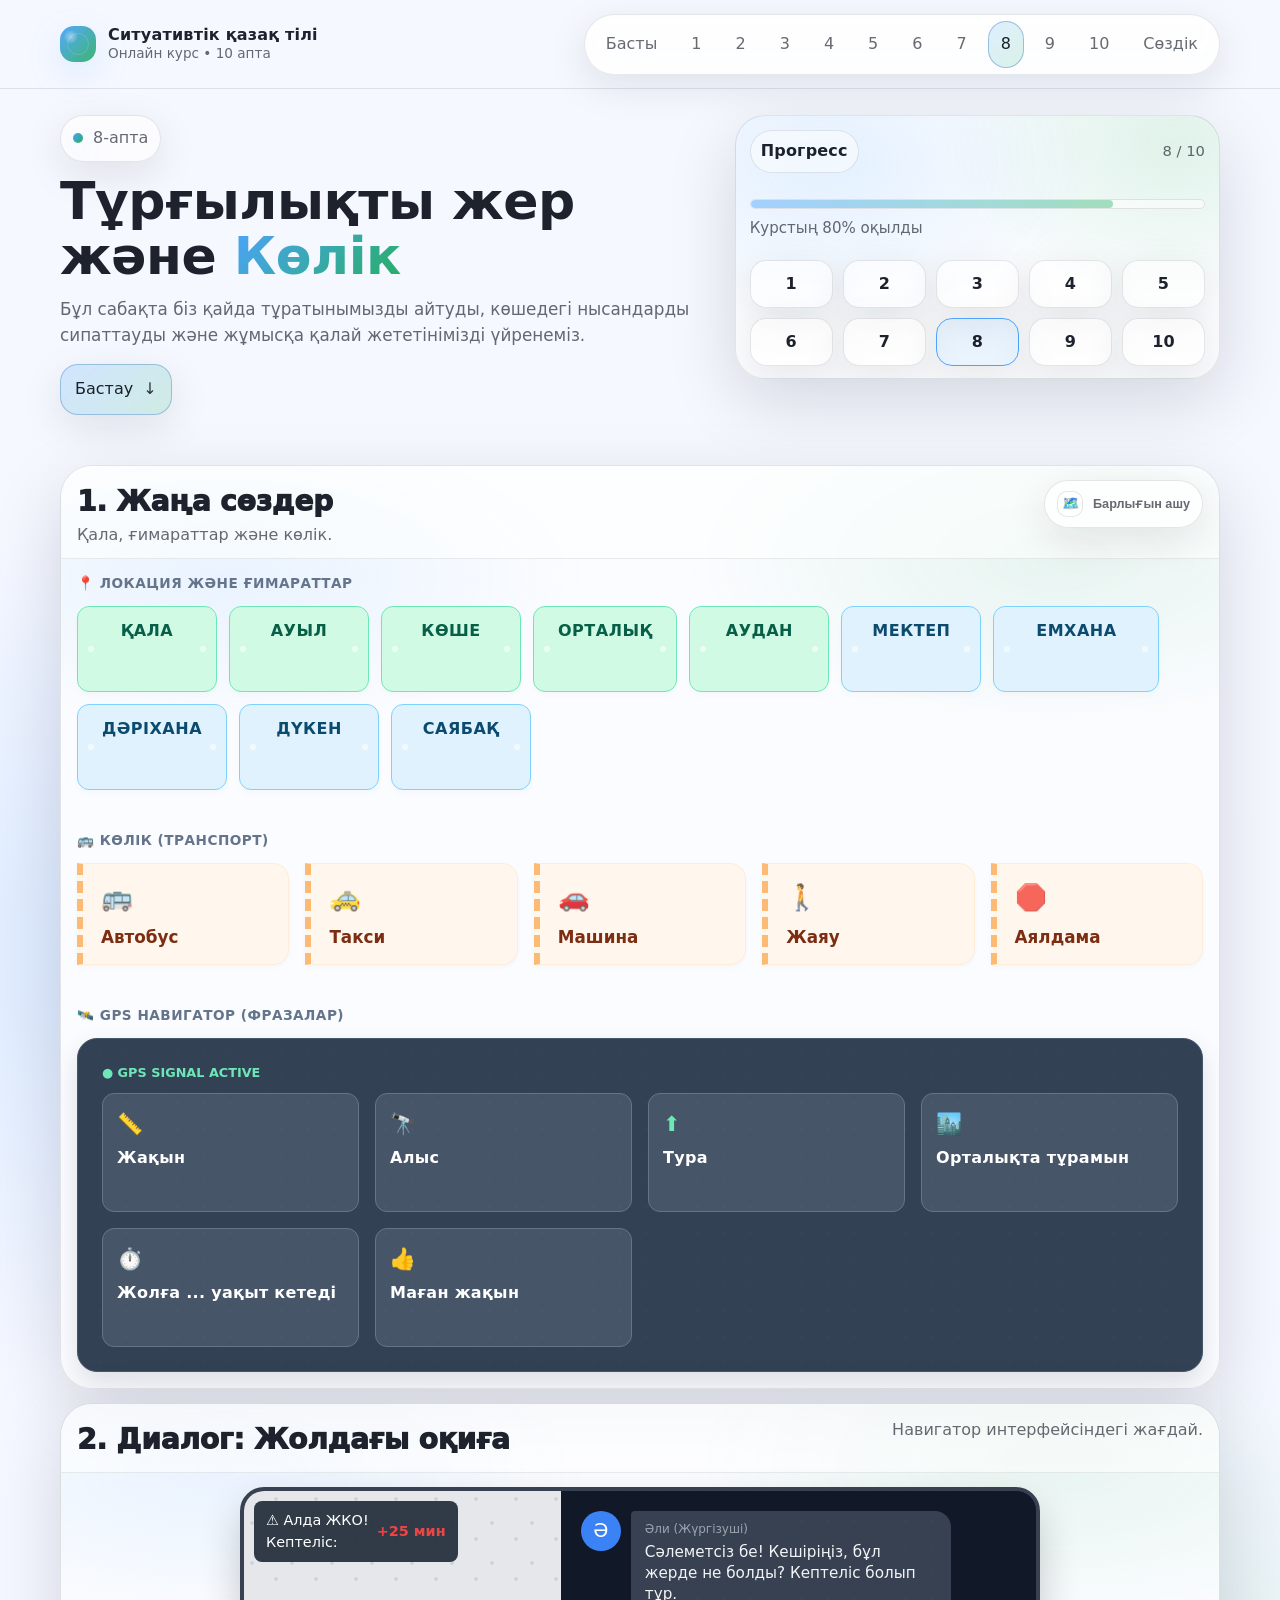
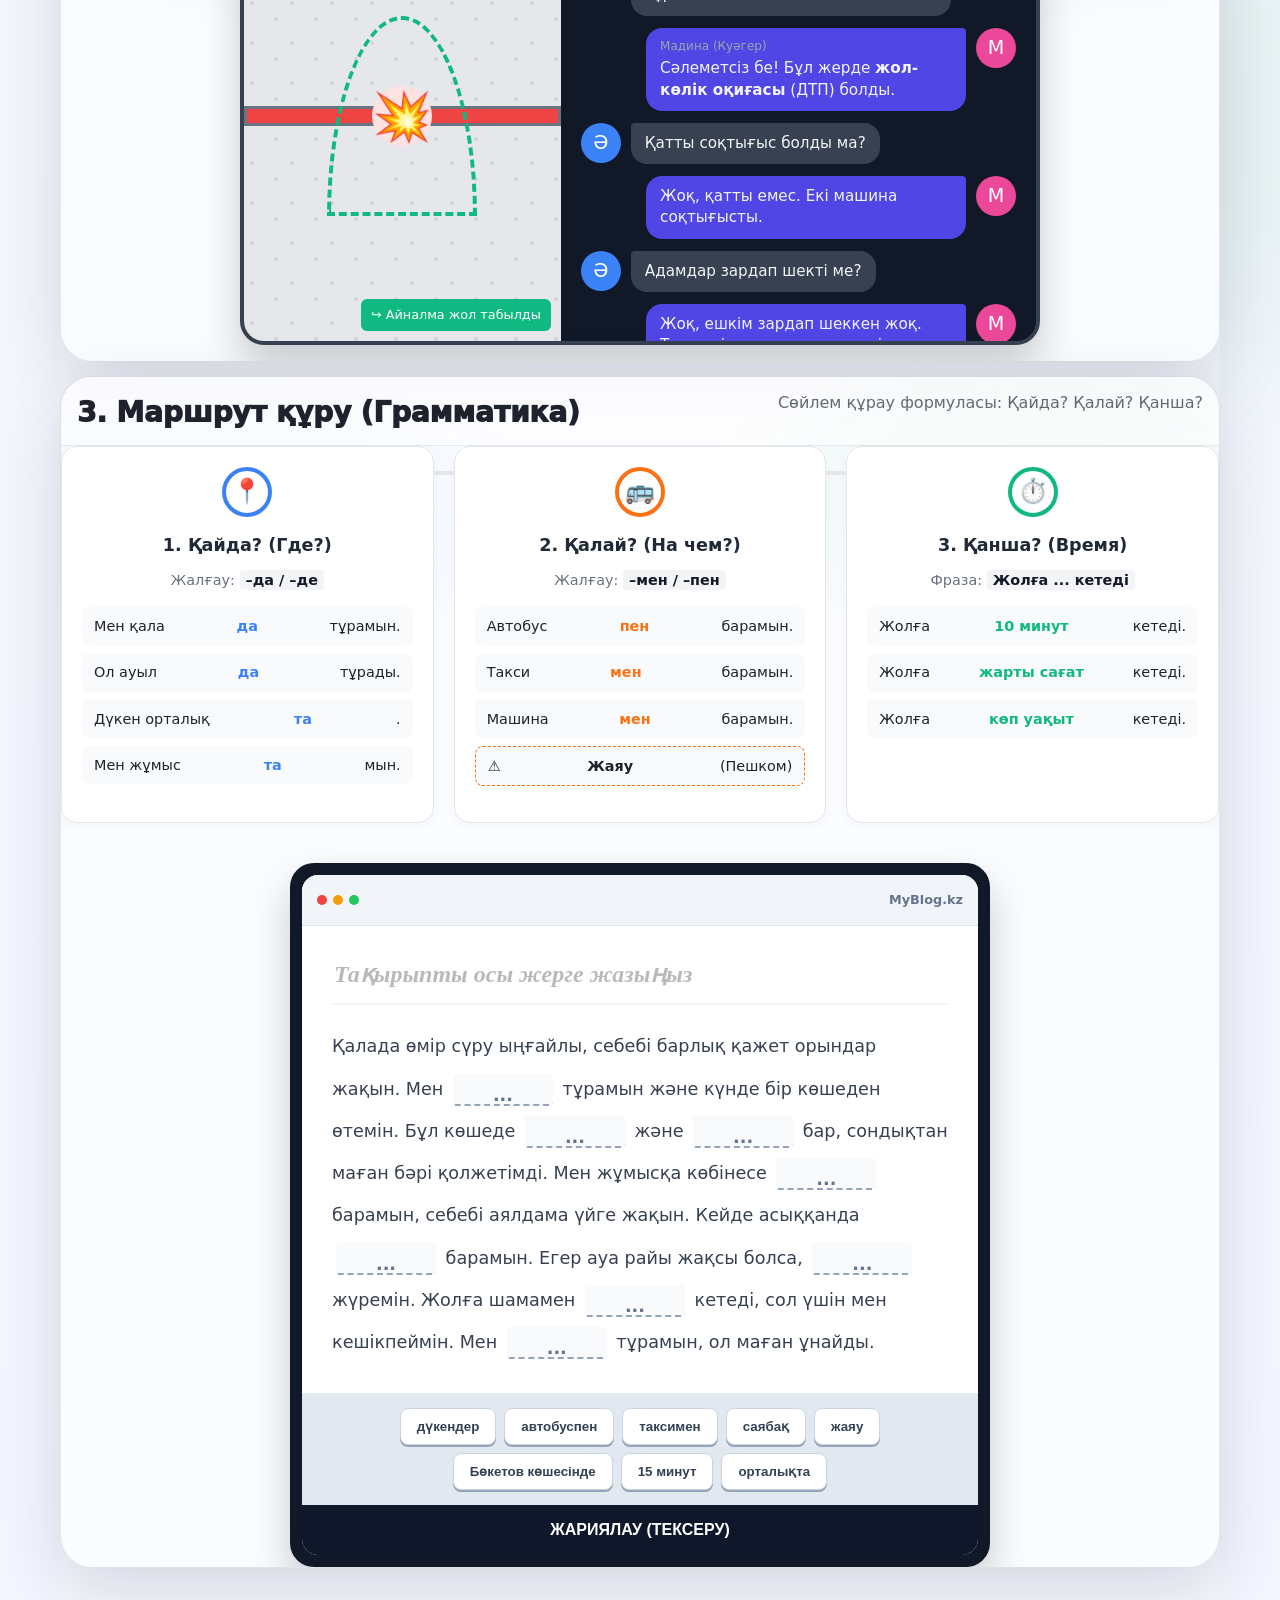
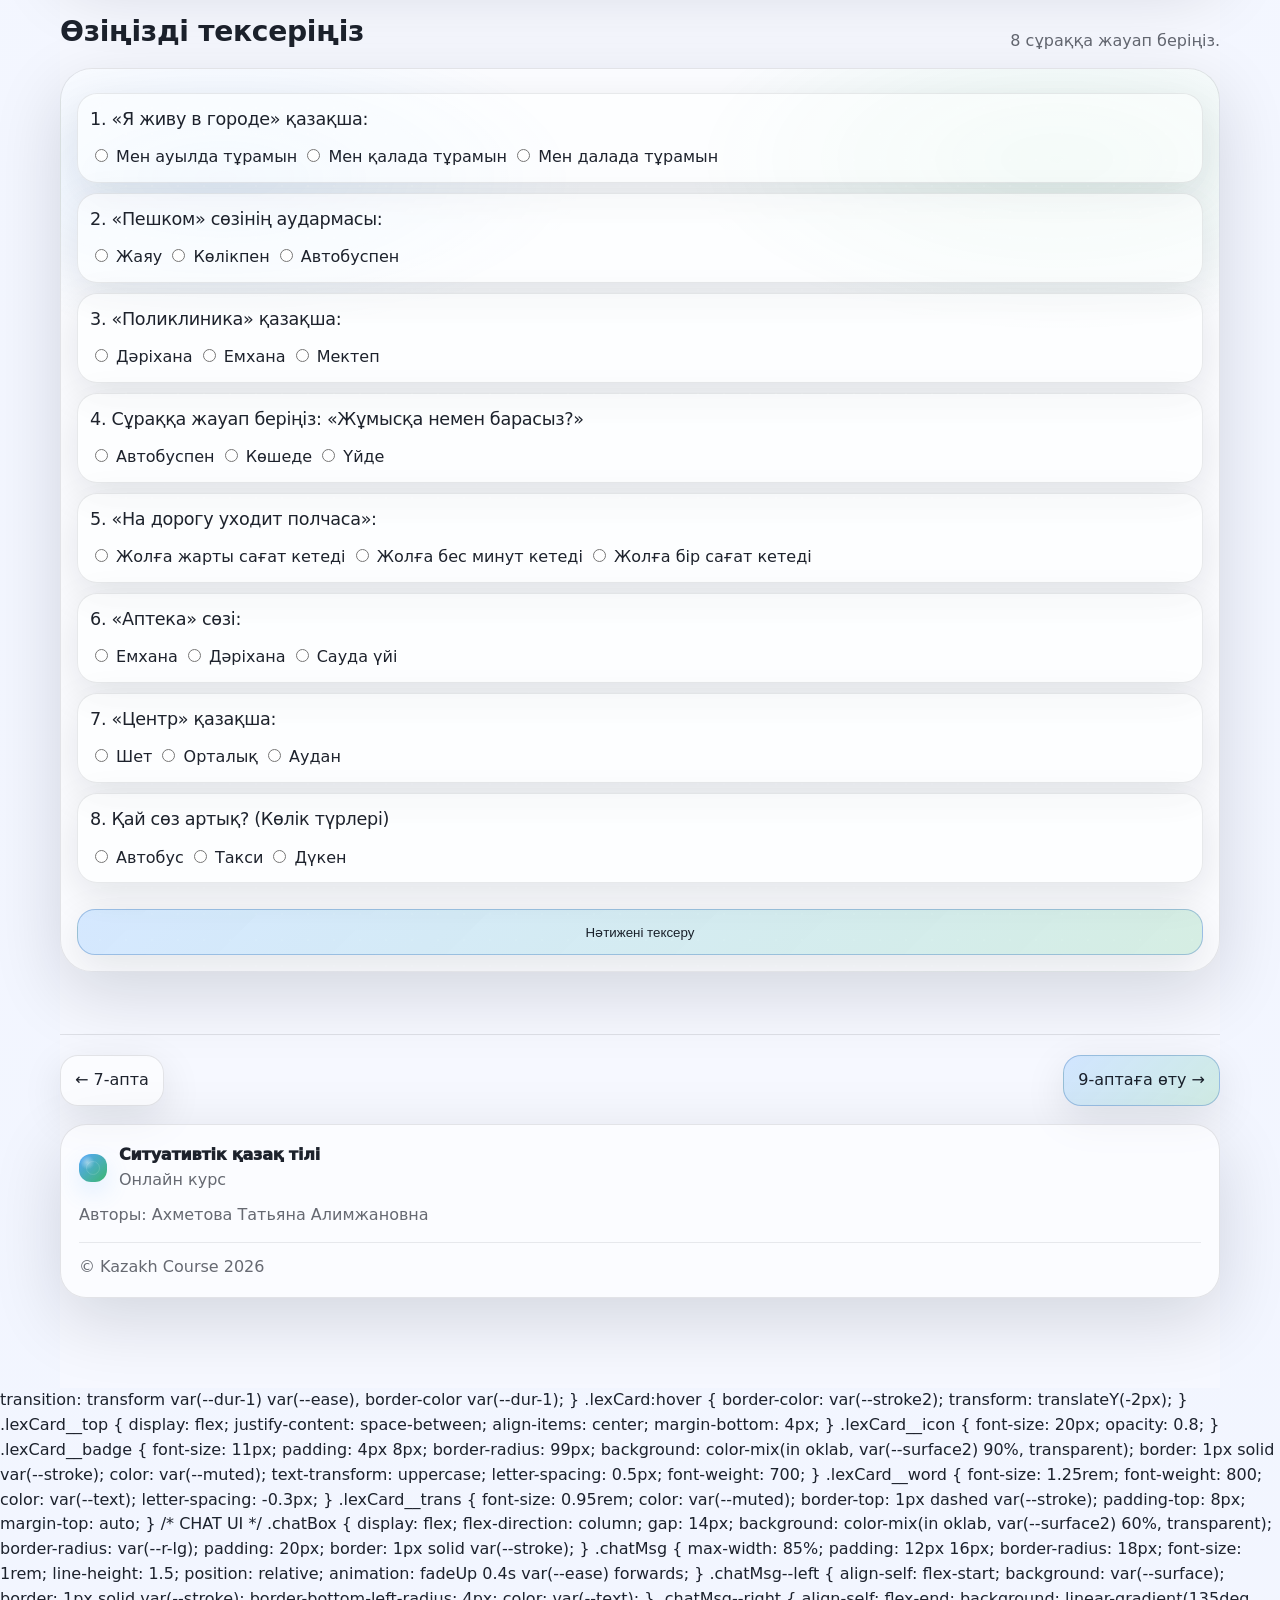
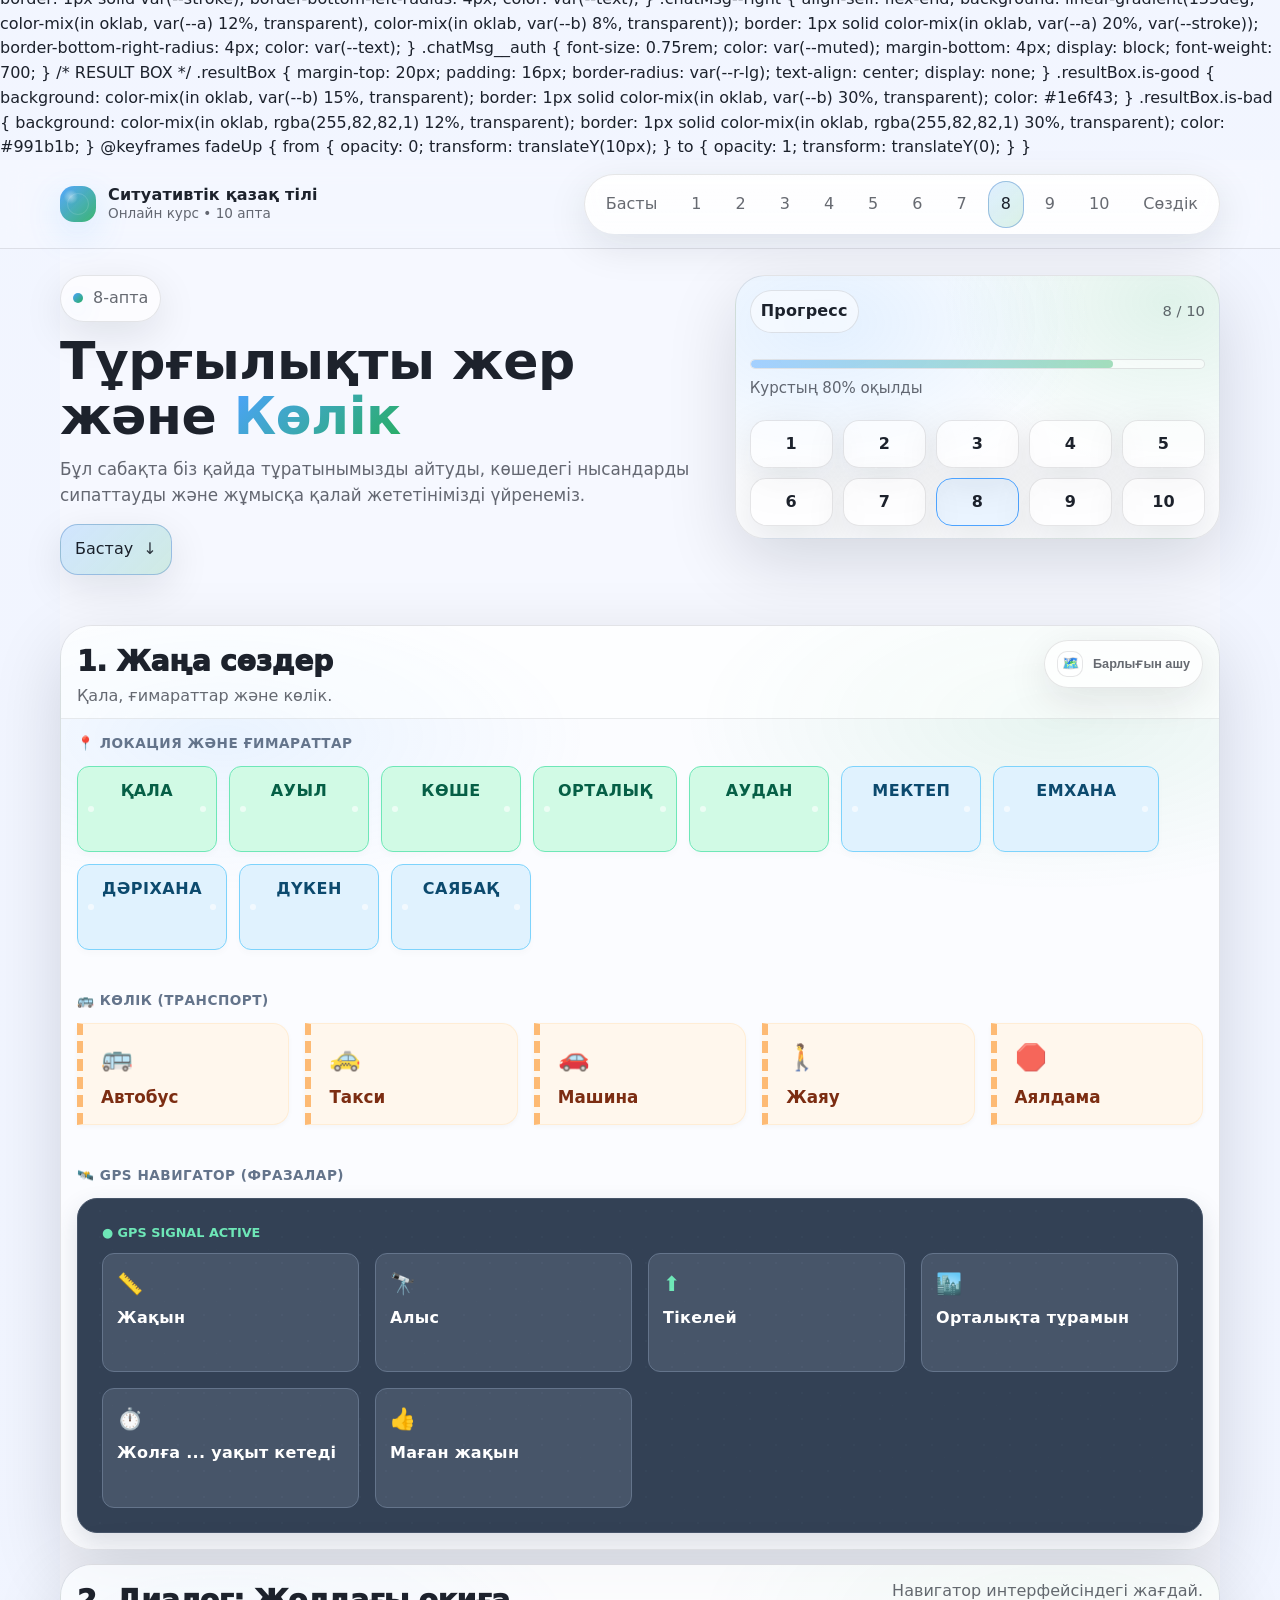
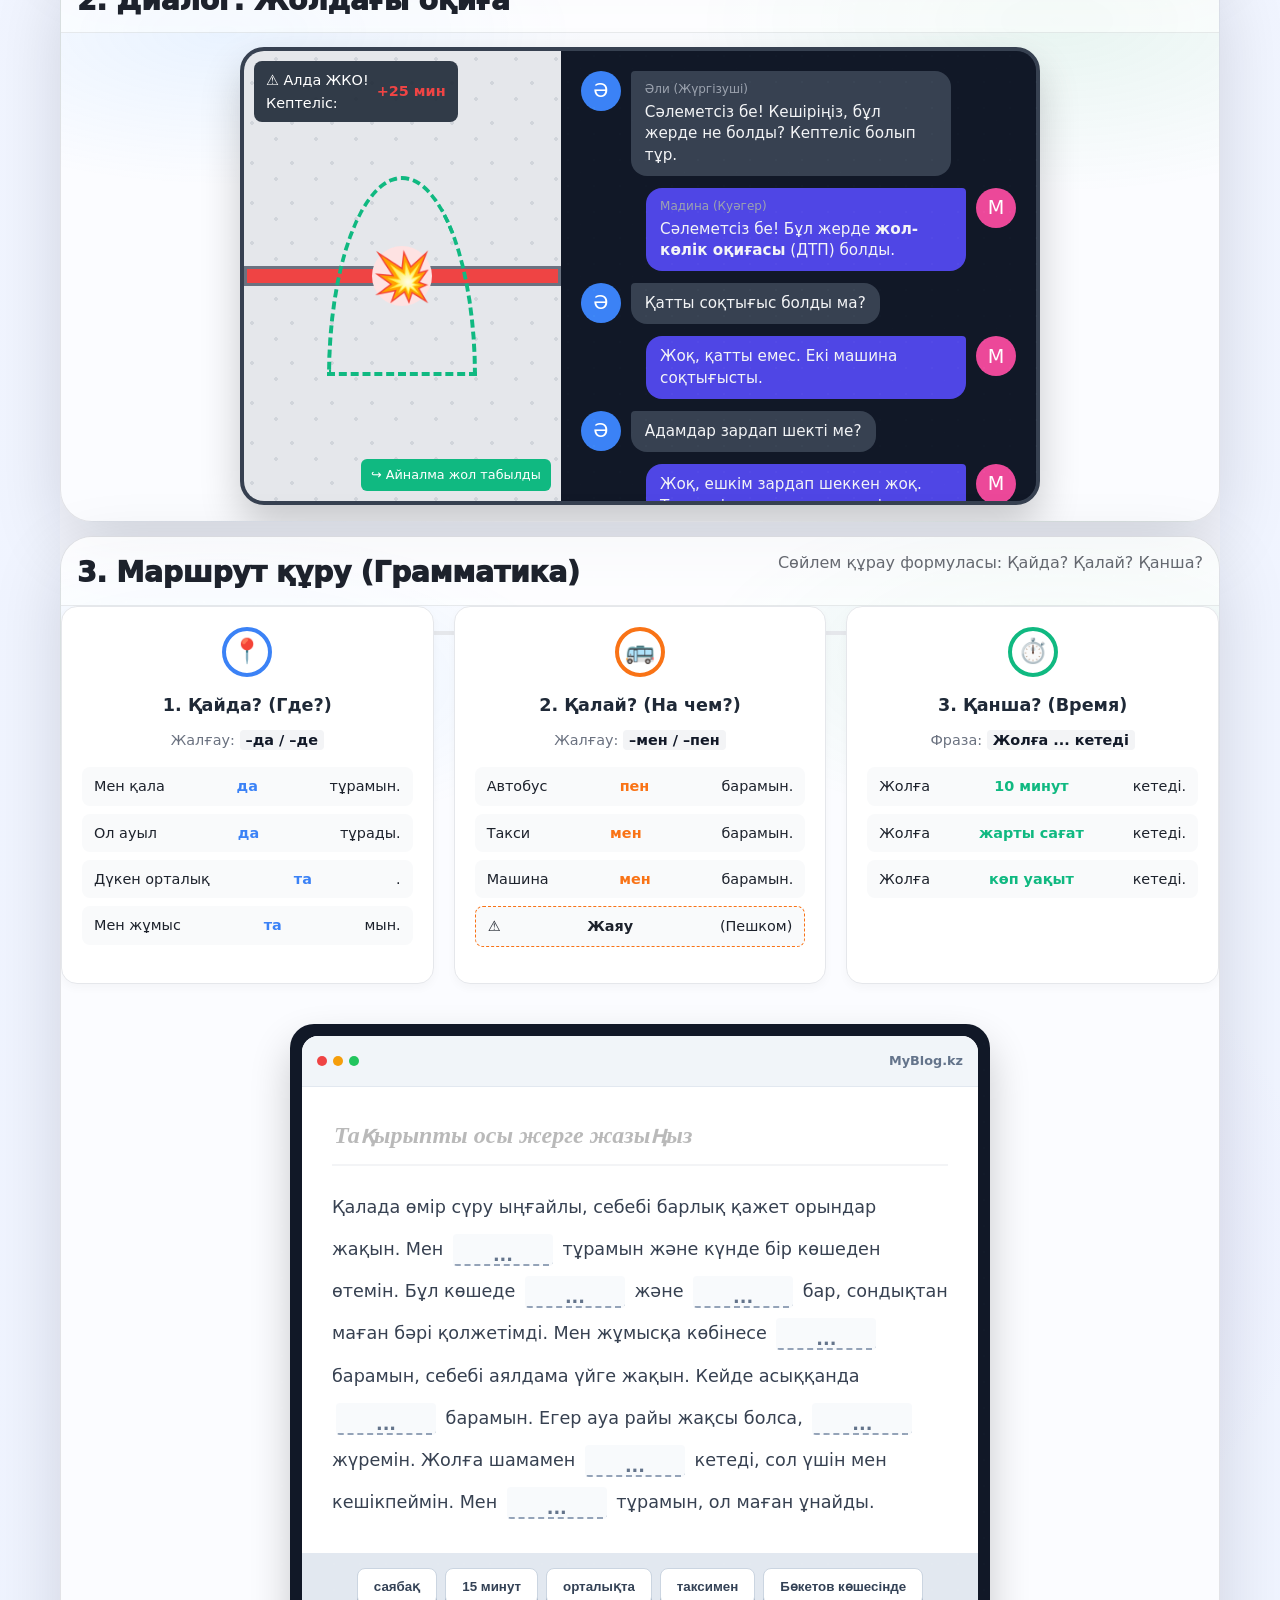
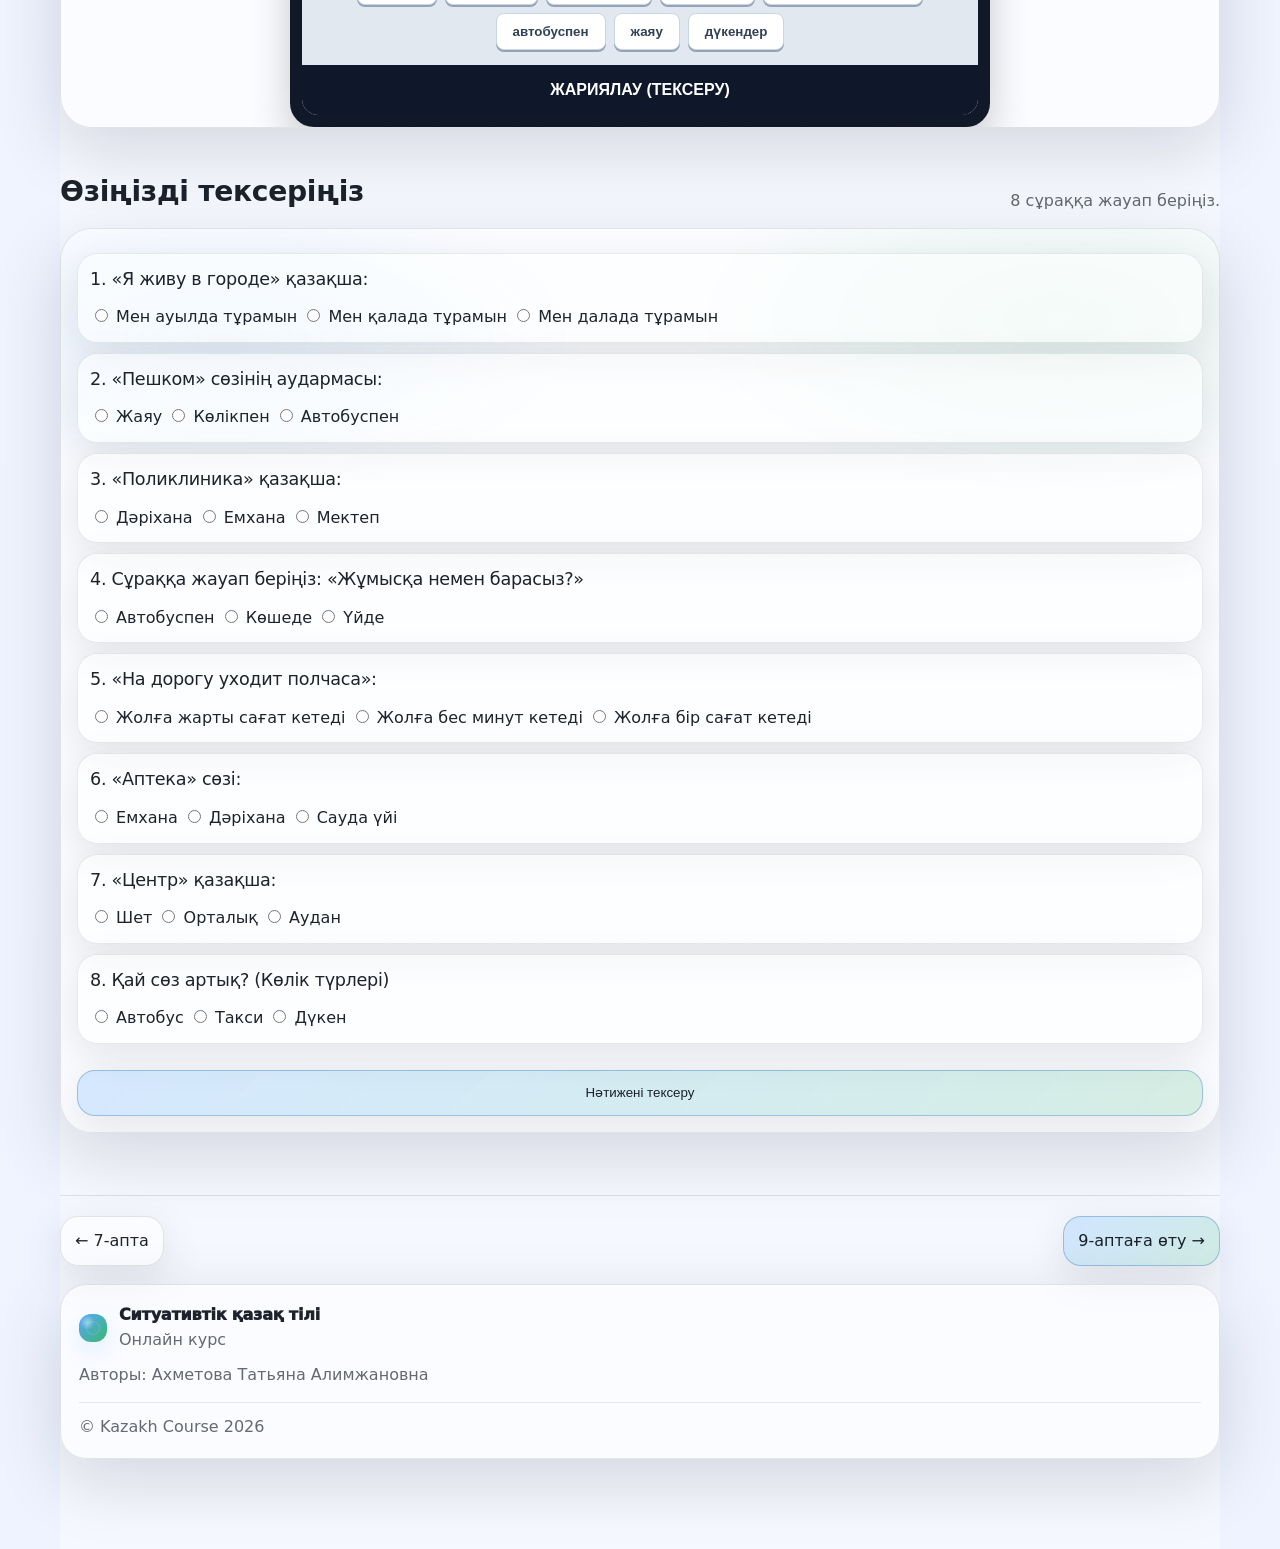
<file: week8.html>
<!doctype html>
<html lang="kk">
<head>
  <meta charset="utf-8" />
  <meta name="viewport" content="width=device-width, initial-scale=1" />
  <title>8-апта: Мекенжай және Көлік • Ситуативтік қазақ тілі</title>
  <meta name="description" content="8-апта: Тұрғылықты жер, қала құрылымы, көлік түрлері және уақыт." />
  <meta name="color-scheme" content="light" />
  <link rel="stylesheet" href="style.css" />

  <style>
    /* =========================================
       WEEK 8 (Reusing Design System)
       ========================================= */

    /* Hero adjustments */
    body[data-page="week8"] .hero {
      padding-bottom: 20px;
    }

    /* LEXICON GRID */
    .lexGrid {
      display: grid;
      grid-template-columns: repeat(auto-fill, minmax(240px, 1fr));
      gap: 12px;
    }

    .lexCard {
      padding: 16px;
      border-radius: var(--r-lg);
      border: 1px solid var(--stroke);
      background: color-mix(in oklab, var(--surface) 80%, transparent);
      box-shadow: var(--shadow-1);
      display: flex;
      flex-direction: column;
      gap: 8px;
      transition: transform var(--dur-1) var(--ease), border-color var(--dur-1);
    }
    
    .lexCard:hover {
      border-color: var(--stroke2);
      transform: translateY(-2px);
    }

    .lexCard__top {
      display: flex;
      justify-content: space-between;
      align-items: center;
      margin-bottom: 4px;
    }

    .lexCard__icon {
      font-size: 20px;
      opacity: 0.8;
    }

    .lexCard__badge {
      font-size: 11px;
      padding: 4px 8px;
      border-radius: 99px;
      background: color-mix(in oklab, var(--surface2) 90%, transparent);
      border: 1px solid var(--stroke);
      color: var(--muted);
      text-transform: uppercase;
      letter-spacing: 0.5px;
      font-weight: 700;
    }

    .lexCard__word {
      font-size: 1.25rem;
      font-weight: 800;
      color: var(--text);
      letter-spacing: -0.3px;
    }

    .lexCard__trans {
      font-size: 0.95rem;
      color: var(--muted);
      border-top: 1px dashed var(--stroke);
      padding-top: 8px;
      margin-top: auto;
    }

    /* CHAT UI */
    .chatBox {
      display: flex;
      flex-direction: column;
      gap: 14px;
      background: color-mix(in oklab, var(--surface2) 60%, transparent);
      border-radius: var(--r-lg);
      padding: 20px;
      border: 1px solid var(--stroke);
    }

    .chatMsg {
      max-width: 85%;
      padding: 12px 16px;
      border-radius: 18px;
      font-size: 1rem;
      line-height: 1.5;
      position: relative;
      animation: fadeUp 0.4s var(--ease) forwards;
    }

    .chatMsg--left {
      align-self: flex-start;
      background: var(--surface);
      border: 1px solid var(--stroke);
      border-bottom-left-radius: 4px;
      color: var(--text);
    }

    .chatMsg--right {
      align-self: flex-end;
      background: linear-gradient(135deg, color-mix(in oklab, var(--a) 12%, transparent), color-mix(in oklab, var(--b) 8%, transparent));
      border: 1px solid color-mix(in oklab, var(--a) 20%, var(--stroke));
      border-bottom-right-radius: 4px;
      color: var(--text);
    }

    .chatMsg__auth {
      font-size: 0.75rem;
      color: var(--muted);
      margin-bottom: 4px;
      display: block;
      font-weight: 700;
    }

    /* RESULT BOX */
    .resultBox {
      margin-top: 20px;
      padding: 16px;
      border-radius: var(--r-lg);
      text-align: center;
      display: none;
    }
    .resultBox.is-good {
      background: color-mix(in oklab, var(--b) 15%, transparent);
      border: 1px solid color-mix(in oklab, var(--b) 30%, transparent);
      color: #1e6f43;
    }
    .resultBox.is-bad {
      background: color-mix(in oklab, rgba(255,82,82,1) 12%, transparent);
      border: 1px solid color-mix(in oklab, rgba(255,82,82,1) 30%, transparent);
      color: #991b1b;
    }

    @keyframes fadeUp {
      from { opacity: 0; transform: translateY(10px); }
      to { opacity: 1; transform: translateY(0); }
    }
  </style>
</head>

<body data-page="week8">
  <a class="skip-link" href="#main">Негізгі мазмұнға өту</a>

  <header class="topbar" role="banner">
    <div class="topbar__inner container">
      <div class="brand" aria-label="Kazakh Course">
        <span class="brand__mark" aria-hidden="true"></span>
        <div class="brand__text">
          <div class="brand__title">Ситуативтік қазақ тілі</div>
          <div class="brand__sub">Онлайн курс • 10 апта</div>
        </div>
      </div>

      <nav class="nav nav--weeks" aria-label="Апталар (десктоп)">
        <a class="nav__link" data-page="index" href="index.html">Басты</a>
        <a class="nav__link" data-page="week1" href="week1.html">1</a>
        <a class="nav__link" data-page="week2" href="week2.html">2</a>
        <a class="nav__link" data-page="week3" href="week3.html">3</a>
        <a class="nav__link" data-page="week4" href="week4.html">4</a>
        <a class="nav__link" data-page="week5" href="week5.html">5</a>
        <a class="nav__link" data-page="week6" href="week6.html">6</a>
        <a class="nav__link" data-page="week7" href="week7.html">7</a>
        <a class="nav__link is-active" data-page="week8" href="week8.html" aria-current="page">8</a>
        <a class="nav__link" data-page="week9" href="week9.html">9</a>
        <a class="nav__link" data-page="week10" href="week10.html">10</a>
        <a class="nav__link" data-page="dictionary" href="dictionary.html">Сөздік</a>
      </nav>
    </div>
  </header>

  <main id="main" class="container">
    
    <section class="hero reveal">
      <div class="hero__grid">
        <div>
          <div class="pill">
            <span class="pill__dot" aria-hidden="true"></span>
            <span>8-апта</span>
          </div>

          <h1 class="h1">Тұрғылықты жер және <span class="h1__accent">Көлік</span></h1>

          <p class="lead">
            Бұл сабақта біз қайда тұратынымызды айтуды, көшедегі нысандарды сипаттауды және жұмысқа қалай жететінімізді үйренеміз.
          </p>

          <div class="hero__cta">
            <a class="btn btn--primary" href="#lexika">
              Бастау <span class="btn__arrow" aria-hidden="true">↓</span>
            </a>
          </div>
        </div>

        <aside class="glassPanel reveal">
          <div class="glassPanel__top">
            <div class="glassPanel__badge">Прогресс</div>
            <div class="glassPanel__hint">8 / 10</div>
          </div>

          <div class="glassPanel__body">
            <div class="progress__bar">
              <span class="progress__fill" style="width: 80%"></span>
            </div>
            <div class="progress__note">Курстың 80% оқылды</div>
            
            <div class="miniGrid" style="margin-top:20px">
               <a class="miniCard" href="week1.html">1</a>
               <a class="miniCard" href="week2.html">2</a>
               <a class="miniCard" href="week3.html">3</a>
               <a class="miniCard" href="week4.html">4</a>
               <a class="miniCard" href="week5.html">5</a>
               <a class="miniCard" href="week6.html">6</a>
               <a class="miniCard" href="week7.html">7</a>
               <a class="miniCard" style="border-color:var(--a); background:rgba(77,163,255,0.1); color:var(--text);" href="#">8</a>
               <a class="miniCard" href="week9.html">9</a>
               <a class="miniCard" href="week10.html">10</a>
            </div>
          </div>
        </aside>
      </div>
    </section>

    <section id="lexika" class="weekSection reveal">
      <div class="weekSection__head">
        <div>
          <h2 class="h2 weekSection__title">1. Жаңа сөздер</h2>
          <p class="section__sub">Қала, ғимараттар және көлік.</p>
        </div>
        <div class="weekSection__meta">
          <button class="chip" id="toggleLexBtn" onclick="toggleAllWords()">
            <span class="chip__icon">🗺️</span>
            <span class="chip__text">Барлығын ашу</span>
          </button>
        </div>
      </div>
    
      <style>
        /* НЕГІЗГІ ГРИДТЕР */
        .navGrid {
          display: grid;
          grid-template-columns: 1fr;
          gap: 40px;
        }
    
        /* 1. STREET SIGNS (Локация - Pastel Style) */
        .signContainer {
          display: flex;
          flex-wrap: wrap;
          gap: 12px;
          justify-content: flex-start;
        }
    
        .signPost {
          /* Жұмсақ жасыл (Mint) */
          background: #d1fae5; 
          color: #065f46;
          border: 1px solid #6ee7b7;
          
          padding: 12px 24px;
          border-radius: 12px;
          box-shadow: 0 4px 6px rgba(0,0,0,0.02);
          cursor: pointer;
          position: relative;
          transition: all 0.3s ease;
          min-width: 140px;
          text-align: center;
          display: flex;
          flex-direction: column;
          align-items: center;
          overflow: hidden;
        }
        
        /* Жұмсақ көк (Sky Blue) */
        .signPost--blue { 
          background: #e0f2fe; 
          color: #0c4a6e;
          border-color: #7dd3fc;
        } 
    
        .signPost:hover { 
          transform: translateY(-3px); 
          box-shadow: 0 8px 15px rgba(0,0,0,0.05);
        }
    
        /* Decorative dots */
        .signPost::before, .signPost::after {
          content: ""; position: absolute; top: 50%; transform: translateY(-50%);
          width: 6px; height: 6px; background: rgba(255,255,255,0.6); border-radius: 50%;
        }
        .signPost::before { left: 10px; }
        .signPost::after { right: 10px; }
    
        .signWord { font-weight: 700; font-size: 1rem; text-transform: uppercase; letter-spacing: 0.5px; }
        
        .signTrans { 
          font-size: 0.85rem; 
          background: rgba(255,255,255,0.5); 
          padding: 4px 10px; border-radius: 6px; margin-top: 6px; 
          opacity: 0; transform: translateY(10px); transition: all 0.3s; 
          width: 100%; font-weight: 500;
        }
        
        /* Active State for Sign */
        .signPost.active .signTrans { opacity: 1; transform: translateY(0); }
    
    
        /* 2. TRANSPORT TICKETS (Soft Vintage) */
        .ticketGrid {
          display: grid;
          grid-template-columns: repeat(auto-fill, minmax(180px, 1fr));
          gap: 16px;
        }
    
        .ticketCard {
          background: #fff7ed; /* Creamy Orange */
          border: 1px solid #ffedd5;
          border-left: 6px dashed #fdba74; /* Soft Orange Accent */
          padding: 14px 18px;
          border-radius: 0 16px 16px 0;
          box-shadow: 0 2px 5px rgba(0,0,0,0.03);
          cursor: pointer;
          transition: all 0.2s;
          position: relative;
        }
        .ticketCard:hover { background: #fffaf0; transform: translateX(5px); box-shadow: 0 4px 10px rgba(0,0,0,0.05); }
        
        .ticketIcon { font-size: 1.6rem; margin-bottom: 6px; color: #ea580c; opacity: 0.8; }
        .ticketWord { font-weight: 700; color: #7c2d12; font-size: 1.05rem; }
        .ticketTrans { 
          font-size: 0.9rem; color: #9a3412; 
          border-top: 1px dashed #fed7aa; margin-top: 8px; padding-top: 6px;
          display: none; 
        }
        .ticketCard.active .ticketTrans { display: block; animation: fadeIn 0.3s; }
    
    
        /* 3. GPS NAVIGATOR (Soft Dark Mode) */
        .gpsPanel {
          background: #334155; /* Soft Slate Blue (Not Black) */
          color: #f1f5f9;
          border-radius: 20px;
          padding: 24px;
          box-shadow: 0 10px 25px rgba(51, 65, 85, 0.15);
          border: 1px solid #475569;
        }
        
        .gpsScreen {
          display: grid;
          grid-template-columns: repeat(auto-fill, minmax(240px, 1fr));
          gap: 16px;
        }
    
        .gpsItem {
          background: #475569; /* Lighter Slate */
          padding: 14px;
          border-radius: 12px;
          border: 1px solid #64748b;
          cursor: pointer;
          display: flex;
          flex-direction: column;
          gap: 4px;
          transition: 0.2s;
        }
        .gpsItem:hover { border-color: #6ee7b7; background: #56667a; }
        
        .gpsIcon { color: #6ee7b7; font-size: 1.3rem; margin-bottom: 2px; } /* Soft Green Accent */
        .gpsWord { font-weight: 600; color: #fff; letter-spacing: 0.3px; }
        .gpsTrans { font-size: 0.9rem; color: #cbd5e1; opacity: 0; transition: opacity 0.3s; }
        
        .gpsItem.active .gpsTrans { opacity: 1; color: #6ee7b7; }
    
        /* Headers */
        .subHead { 
          font-size: 0.85rem; text-transform: uppercase; color: #64748b; 
          font-weight: 800; margin-bottom: 12px; display: block; letter-spacing: 0.5px;
        }
    
        @keyframes fadeIn { from { opacity: 0; } to { opacity: 1; } }
        @media (min-width: 800px) {
          .navGrid { grid-template-columns: 1fr; }
        }
      </style>
    
      <div class="weekSection__body">
        <div class="navGrid">
    
          <div>
            <span class="subHead">📍 Локация және Ғимараттар</span>
            <div class="signContainer">
              <div class="signPost" onclick="toggleSign(this)">
                <span class="signWord">Қала</span>
                <span class="signTrans">Город</span>
              </div>
              <div class="signPost" onclick="toggleSign(this)">
                <span class="signWord">Ауыл</span>
                <span class="signTrans">Деревня</span>
              </div>
              <div class="signPost" onclick="toggleSign(this)">
                <span class="signWord">Көше</span>
                <span class="signTrans">Улица</span>
              </div>
              <div class="signPost" onclick="toggleSign(this)">
                <span class="signWord">Орталық</span>
                <span class="signTrans">Центр</span>
              </div>
              <div class="signPost" onclick="toggleSign(this)">
                <span class="signWord">Аудан</span>
                <span class="signTrans">Район</span>
              </div>
              <div class="signPost signPost--blue" onclick="toggleSign(this)">
                <span class="signWord">Мектеп</span>
                <span class="signTrans">Школа</span>
              </div>
              <div class="signPost signPost--blue" onclick="toggleSign(this)">
                <span class="signWord">Емхана</span>
                <span class="signTrans">Поликлиника</span>
              </div>
              <div class="signPost signPost--blue" onclick="toggleSign(this)">
                <span class="signWord">Дәріхана</span>
                <span class="signTrans">Аптека</span>
              </div>
              <div class="signPost signPost--blue" onclick="toggleSign(this)">
                <span class="signWord">Дүкен</span>
                <span class="signTrans">Магазин</span>
              </div>
              <div class="signPost signPost--blue" onclick="toggleSign(this)">
                <span class="signWord">Саябақ</span>
                <span class="signTrans">Парк</span>
              </div>
            </div>
          </div>
    
          <div>
            <span class="subHead">🚌 Көлік (Транспорт)</span>
            <div class="ticketGrid">
              <div class="ticketCard" onclick="toggleTicket(this)">
                <div class="ticketIcon">🚌</div>
                <div class="ticketWord">Автобус</div>
                <div class="ticketTrans">Автобус</div>
              </div>
              <div class="ticketCard" onclick="toggleTicket(this)">
                <div class="ticketIcon">🚕</div>
                <div class="ticketWord">Такси</div>
                <div class="ticketTrans">Такси</div>
              </div>
              <div class="ticketCard" onclick="toggleTicket(this)">
                <div class="ticketIcon">🚗</div>
                <div class="ticketWord">Машина</div>
                <div class="ticketTrans">Машина</div>
              </div>
              <div class="ticketCard" onclick="toggleTicket(this)">
                <div class="ticketIcon">🚶</div>
                <div class="ticketWord">Жаяу</div>
                <div class="ticketTrans">Пешком</div>
              </div>
              <div class="ticketCard" onclick="toggleTicket(this)">
                <div class="ticketIcon">🛑</div>
                <div class="ticketWord">Аялдама</div>
                <div class="ticketTrans">Остановка</div>
              </div>
            </div>
          </div>
    
          <div>
            <span class="subHead">🛰️ GPS Навигатор (Фразалар)</span>
            <div class="gpsPanel">
              <div style="margin-bottom:10px; font-size:0.8rem; color:#6ee7b7; font-weight:600;">● GPS SIGNAL ACTIVE</div>
              <div class="gpsScreen">
                <div class="gpsItem" onclick="toggleGps(this)">
                  <div class="gpsIcon">📏</div>
                  <div class="gpsWord">Жақын</div>
                  <div class="gpsTrans">Близко</div>
                </div>
                <div class="gpsItem" onclick="toggleGps(this)">
                  <div class="gpsIcon">🔭</div>
                  <div class="gpsWord">Алыс</div>
                  <div class="gpsTrans">Далеко</div>
                </div>
                <div class="gpsItem" onclick="toggleGps(this)">
                  <div class="gpsIcon">⬆️</div>
                  <div class="gpsWord">Тура</div>
                  <div class="gpsTrans">Напрямую / Прямо</div>
                </div>
                <div class="gpsItem" onclick="toggleGps(this)">
                  <div class="gpsIcon">🏙️</div>
                  <div class="gpsWord">Орталықта тұрамын</div>
                  <div class="gpsTrans">Живу в центре</div>
                </div>
                <div class="gpsItem" onclick="toggleGps(this)">
                  <div class="gpsIcon">⏱️</div>
                  <div class="gpsWord">Жолға ... уақыт кетеді</div>
                  <div class="gpsTrans">На дорогу уходит ...</div>
                </div>
                <div class="gpsItem" onclick="toggleGps(this)">
                  <div class="gpsIcon">👍</div>
                  <div class="gpsWord">Маған жақын</div>
                  <div class="gpsTrans">Мне близко</div>
                </div>
              </div>
            </div>
          </div>
    
        </div>
      </div>
    </section>
    
    <script>
      function toggleSign(el) { el.classList.toggle('active'); }
      function toggleTicket(el) { el.classList.toggle('active'); }
      function toggleGps(el) { el.classList.toggle('active'); }
    
      function toggleAllWords() {
        const signs = document.querySelectorAll('.signPost');
        const tickets = document.querySelectorAll('.ticketCard');
        const gpsItems = document.querySelectorAll('.gpsItem');
        const btn = document.querySelector('#toggleLexBtn .chip__text');
        
        const isActive = signs[0].classList.contains('active');
    
        if (!isActive) {
          signs.forEach(el => el.classList.add('active'));
          tickets.forEach(el => el.classList.add('active'));
          gpsItems.forEach(el => el.classList.add('active'));
          btn.innerText = "Жасыру";
        } else {
          signs.forEach(el => el.classList.remove('active'));
          tickets.forEach(el => el.classList.remove('active'));
          gpsItems.forEach(el => el.classList.remove('active'));
          btn.innerText = "Барлығын ашу";
        }
      }
    </script>
    
    <script>
      function toggleSign(el) { el.classList.toggle('active'); }
      function toggleTicket(el) { el.classList.toggle('active'); }
      function toggleGps(el) { el.classList.toggle('active'); }
    
      function toggleAllWords() {
        const signs = document.querySelectorAll('.signPost');
        const tickets = document.querySelectorAll('.ticketCard');
        const gpsItems = document.querySelectorAll('.gpsItem');
        const btn = document.querySelector('#toggleLexBtn .chip__text');
        
        // Check based on first item
        const isActive = signs[0].classList.contains('active');
    
        if (!isActive) {
          signs.forEach(el => el.classList.add('active'));
          tickets.forEach(el => el.classList.add('active'));
          gpsItems.forEach(el => el.classList.add('active'));
          btn.innerText = "Жасыру";
        } else {
          signs.forEach(el => el.classList.remove('active'));
          tickets.forEach(el => el.classList.remove('active'));
          gpsItems.forEach(el => el.classList.remove('active'));
          btn.innerText = "Барлығын ашу";
        }
      }
    </script>
    </section>

    <section class="weekSection reveal">
      <div class="weekSection__head">
        <h2 class="h2 weekSection__title">2. Диалог: Жолдағы оқиға</h2>
        <p class="section__sub">Навигатор интерфейсіндегі жағдай.</p>
      </div>
    
      <style>
        /* NAVIGATOR CONTAINER */
        .navInterface {
          background: #1f2937; /* Dark mode background */
          border-radius: 24px;
          overflow: hidden;
          box-shadow: 0 20px 40px rgba(0,0,0,0.2);
          max-width: 800px;
          margin: 0 auto;
          border: 4px solid #374151;
          display: flex;
          flex-direction: column;
        }
    
        /* 1. MAP VISUALIZATION (ЖОҒАРҒЫ БӨЛІК) */
        .navMapBox {
          height: 250px;
          background-color: #e5e7eb;
          background-image: 
            radial-gradient(circle at 20% 80%, #d1d5db 2px, transparent 2px),
            radial-gradient(circle at 80% 20%, #d1d5db 2px, transparent 2px);
          background-size: 40px 40px;
          position: relative;
          overflow: hidden;
        }
    
        /* Roads */
        .road {
          position: absolute;
          background: #9ca3af;
          border: 3px solid #6b7280;
        }
        .road--main {
          width: 100%; height: 20px; top: 50%; transform: translateY(-50%);
          background: #ef4444; /* Қызыл жол - жабық */
        }
        .road--detour {
          width: 80%; height: 100px;
          top: 50%; left: 10%;
          border-radius: 50% 50% 0 0 / 100% 100% 0 0;
          border: 4px dashed #10b981; /* Жасыл үзік сызық - айналма жол */
          background: transparent;
          transform: translateY(-50px);
        }
    
        /* Accident Icon */
        .crashIcon {
          position: absolute;
          top: 50%; left: 50%;
          transform: translate(-50%, -50%);
          font-size: 3rem;
          color: #dc2626;
          background: #fee2e2;
          border-radius: 50%;
          width: 60px; height: 60px;
          display: flex; align-items: center; justify-content: center;
          box-shadow: 0 0 0 rgba(220, 38, 38, 0.4);
          animation: pulseCrash 1.5s infinite;
        }
        @keyframes pulseCrash {
          0% { box-shadow: 0 0 0 0 rgba(220, 38, 38, 0.7); }
          70% { box-shadow: 0 0 0 20px rgba(220, 38, 38, 0); }
          100% { box-shadow: 0 0 0 0 rgba(220, 38, 38, 0); }
        }
    
        /* Route Info Overlay */
        .routeInfo {
          position: absolute;
          top: 10px; left: 10px;
          background: rgba(31, 41, 55, 0.9);
          color: white;
          padding: 8px 12px;
          border-radius: 8px;
          font-size: 0.9rem;
          display: flex; align-items: center; gap: 8px;
        }
        .routeInfo span { color: #ef4444; font-weight: 700; }
    
        /* 2. DIALOGUE SECTION (ТӨМЕНГІ БӨЛІК) */
        .navChat {
          background: #111827;
          padding: 20px;
          display: flex;
          flex-direction: column;
          gap: 12px;
          max-height: 400px;
          overflow-y: auto;
        }
    
        .navMsg {
          display: flex;
          gap: 10px;
          max-width: 85%;
        }
        .navMsg--left { align-self: flex-start; }
        .navMsg--right { align-self: flex-end; flex-direction: row-reverse; }
    
        .navAvatar {
          width: 40px; height: 40px;
          border-radius: 50%;
          background: #374151;
          display: flex; align-items: center; justify-content: center;
          font-size: 1.2rem;
          flex-shrink: 0;
        }
        .navAvatar--ali { background: #3b82f6; color: white; } /* Әли - Көк */
        .navAvatar--madina { background: #ec4899; color: white; } /* Мадина - Қызғылт */
    
        .navBubble {
          background: #374151;
          color: #f3f4f6;
          padding: 10px 14px;
          border-radius: 16px;
          font-size: 0.95rem;
          line-height: 1.4;
        }
        .navMsg--left .navBubble { border-top-left-radius: 4px; }
        .navMsg--right .navBubble { border-top-right-radius: 4px; background: #4f46e5; }
    
        .navAuth { font-size: 0.75rem; color: #9ca3af; margin-bottom: 4px; display: block; }
    
        @media (min-width: 700px) {
          .navInterface { flex-direction: row; }
          .navMapBox { width: 40%; height: auto; min-height: 450px; }
          .navChat { width: 60%; max-height: 450px; }
          .road--detour { width: 150px; height: 200px; left: 50%; transform: translate(-50%, -100px); }
        }
      </style>
    
      <div class="weekSection__body">
        <div class="navInterface">
          
          <div class="navMapBox">
            <div class="road road--main"></div>
            <div class="road road--detour"></div>
            
            <div class="crashIcon">💥</div>
    
            <div class="routeInfo">
              ⚠️ Алда ЖКО! <br>
              Кептеліс: <span>+25 мин</span>
            </div>
            
            <div style="position:absolute; bottom:10px; right:10px; background:#10b981; color:white; padding:6px 10px; border-radius:6px; font-size:0.8rem;">
              ↪️ Айналма жол табылды
            </div>
          </div>
    
          <div class="navChat">
            
            <div class="navMsg navMsg--left">
              <div class="navAvatar navAvatar--ali">Ә</div>
              <div class="navBubble">
                <span class="navAuth">Әли (Жүргізуші)</span>
                Сәлеметсіз бе! Кешіріңіз, бұл жерде не болды? Кептеліс болып тұр.
              </div>
            </div>
    
            <div class="navMsg navMsg--right">
              <div class="navAvatar navAvatar--madina">М</div>
              <div class="navBubble">
                <span class="navAuth">Мадина (Куәгер)</span>
                Сәлеметсіз бе! Бұл жерде <strong>жол-көлік оқиғасы</strong> (ДТП) болды.
              </div>
            </div>
    
            <div class="navMsg navMsg--left">
              <div class="navAvatar navAvatar--ali">Ә</div>
              <div class="navBubble">
                Қатты соқтығыс болды ма?
              </div>
            </div>
    
            <div class="navMsg navMsg--right">
              <div class="navAvatar navAvatar--madina">М</div>
              <div class="navBubble">
                Жоқ, қатты емес. Екі машина соқтығысты.
              </div>
            </div>
    
            <div class="navMsg navMsg--left">
              <div class="navAvatar navAvatar--ali">Ә</div>
              <div class="navBubble">
                Адамдар зардап шекті ме?
              </div>
            </div>
    
            <div class="navMsg navMsg--right">
              <div class="navAvatar navAvatar--madina">М</div>
              <div class="navBubble">
                Жоқ, ешкім зардап шеккен жоқ. Тек көліктерге зақым келді.
              </div>
            </div>
    
            <div class="navMsg navMsg--left">
              <div class="navAvatar navAvatar--ali">Ә</div>
              <div class="navBubble">
                Полиция келді ме?
              </div>
            </div>
    
            <div class="navMsg navMsg--right">
              <div class="navAvatar navAvatar--madina">М</div>
              <div class="navBubble">
                Иә, <strong>полиция</strong> келді. Олар жолды уақытша жапты.
              </div>
            </div>
    
            <div class="navMsg navMsg--left">
              <div class="navAvatar navAvatar--ali">Ә</div>
              <div class="navBubble">
                Қазір жолмен жүруге бола ма?
              </div>
            </div>
    
            <div class="navMsg navMsg--right">
              <div class="navAvatar navAvatar--madina">М</div>
              <div class="navBubble">
                Жоқ, әзірге болмайды.
                Көліктер <strong>айналма жолмен</strong> жүріп жатыр. (Картаға қараңыз ↪️)
              </div>
            </div>
    
            <div class="navMsg navMsg--left">
              <div class="navAvatar navAvatar--ali">Ә</div>
              <div class="navBubble">
                Түсінікті. Рахмет, абай болыңыз.
              </div>
            </div>
          </div>
    
        </div>
      </div>
    </section>
    <section class="weekSection reveal">
      <div class="weekSection__head">
        <h2 class="h2 weekSection__title">3. Маршрут құру (Грамматика)</h2>
        <p class="section__sub">Сөйлем құрау формуласы: Қайда? Қалай? Қанша?</p>
      </div>
    
      <style>
        /* MARSHRUT CONTAINER */
        .routeContainer {
          display: flex;
          flex-direction: column;
          gap: 40px;
        }
    
        /* 1. GRAMMAR STATIONS (МЕТРО СТИЛІ) */
        .metroLine {
          display: grid;
          grid-template-columns: repeat(auto-fit, minmax(250px, 1fr));
          gap: 20px;
          position: relative;
        }
    
        /* Сызық (тек Desktop үшін) */
        @media (min-width: 800px) {
          .metroLine::before {
            content: ""; position: absolute; top: 25px; left: 10%; right: 10%;
            height: 4px; background: #e5e7eb; z-index: 0;
          }
        }
    
        .stationCard {
          background: #ffffff;
          border: 1px solid #e5e7eb;
          border-radius: 16px;
          padding: 20px;
          position: relative;
          z-index: 1;
          box-shadow: 0 4px 10px rgba(0,0,0,0.03);
          transition: transform 0.2s;
        }
        .stationCard:hover { transform: translateY(-5px); box-shadow: 0 10px 20px rgba(0,0,0,0.06); }
    
        /* Станция нүктесі */
        .stationDot {
          width: 50px; height: 50px;
          border-radius: 50%;
          background: white;
          border: 4px solid #3b82f6;
          display: flex; align-items: center; justify-content: center;
          font-size: 1.5rem;
          margin: 0 auto 15px auto;
          position: relative;
        }
        .st-blue .stationDot { border-color: #3b82f6; color: #3b82f6; }
        .st-orange .stationDot { border-color: #f97316; color: #f97316; }
        .st-green .stationDot { border-color: #10b981; color: #10b981; }
    
        .stationTitle { text-align: center; font-weight: 800; font-size: 1.1rem; margin-bottom: 10px; color: #1f2937; }
        .stationRule { text-align: center; font-size: 0.9rem; color: #6b7280; margin-bottom: 15px; }
        .stationRule strong { color: #111827; background: #f3f4f6; padding: 2px 6px; border-radius: 4px; }
    
        /* Мысалдар тізімі */
        .routeList { list-style: none; padding: 0; display: flex; flex-direction: column; gap: 8px; }
        .routeItem {
          background: #f9fafb; padding: 8px 12px; border-radius: 8px; font-size: 0.9rem;
          display: flex; justify-content: space-between;
        }
        .routeSuffix { font-weight: 800; }
        .st-blue .routeSuffix { color: #3b82f6; }
        .st-orange .routeSuffix { color: #f97316; }
        .st-green .routeSuffix { color: #10b981; }
    
        /* 2. TASK TABLET (ПЛАНШЕТ СТИЛІ) */
        .tabletFrame {
          background: #111827;
          border-radius: 24px;
          padding: 12px;
          box-shadow: 0 20px 40px rgba(0,0,0,0.2);
          max-width: 700px;
          margin: 0 auto;
        }
        .tabletScreen {
          background: #ffffff;
          border-radius: 16px;
          overflow: hidden;
          display: flex;
          flex-direction: column;
        }
        .tabletHeader {
          background: #f1f5f9;
          padding: 15px;
          border-bottom: 1px solid #e2e8f0;
          display: flex; align-items: center; gap: 10px;
        }
        .dots { display: flex; gap: 6px; }
        .dot { width: 10px; height: 10px; border-radius: 50%; background: #cbd5e1; }
        .dot:nth-child(1) { background: #ef4444; }
        .dot:nth-child(2) { background: #f59e0b; }
        .dot:nth-child(3) { background: #22c55e; }
        
        .tabletBody { padding: 30px; }
        .blogTitle { font-family: 'Georgia', serif; font-size: 1.5rem; font-weight: bold; margin-bottom: 20px; color: #1f2937; border-bottom: 2px solid #f3f4f6; padding-bottom: 10px; }
        
        .blogText {
          font-size: 1.1rem; line-height: 2.4; color: #374151;
        }
    
        /* Slots inside tablet */
        .t-slot {
          display: inline-block;
          min-width: 100px;
          border-bottom: 2px dashed #94a3b8;
          background: rgba(241, 245, 249, 0.5);
          color: #64748b;
          text-align: center;
          margin: 0 4px;
          padding: 0 8px;
          font-weight: 600;
          cursor: pointer;
          border-radius: 4px;
          vertical-align: middle;
          height: 32px;
        }
        .t-slot.filled {
          background: #e0e7ff; color: #4338ca; border-bottom: 2px solid #4338ca;
        }
        .t-slot.correct { background: #dcfce7; color: #166534; border-color: #166534; }
        .t-slot.wrong { background: #fee2e2; color: #991b1b; border-color: #991b1b; animation: shake 0.3s; }
    
        /* WORD KEYBOARD (Сөздер) */
        .keyboardArea {
          background: #e2e8f0;
          padding: 15px;
          display: flex; flex-wrap: wrap; gap: 8px; justify-content: center;
        }
        .keyBtn {
          background: #fff; border: 1px solid #cbd5e1; padding: 10px 16px;
          border-radius: 8px; font-weight: 600; color: #334155; cursor: pointer;
          box-shadow: 0 2px 0 #94a3b8; transition: all 0.1s;
        }
        .keyBtn:hover { transform: translateY(-2px); }
        .keyBtn:active { transform: translateY(0); box-shadow: none; }
        .keyBtn.used { opacity: 0; pointer-events: none; width: 0; padding: 0; margin: 0; border:0; overflow: hidden; }
    
        .publishBtn {
          display: block; width: 100%; padding: 16px; background: #0f172a; color: white;
          border: none; font-size: 1rem; font-weight: 700; cursor: pointer; text-transform: uppercase;
        }
        .publishBtn:hover { background: #334155; }
    
        /* INPUT TITLE */
        .blogTitleInput {
          width: 100%; border: none; font-family: inherit; font-size: inherit; font-weight: inherit;
          color: inherit; outline: none; background: transparent;
        }
        .blogTitleInput::placeholder { opacity: 0.5; font-style: italic; }
    
        @keyframes shake { 0%,100%{transform:translateX(0)} 25%{transform:translateX(-3px)} 75%{transform:translateX(3px)} }
      </style>
    
      <div class="routeContainer">
    
        <div class="metroLine">
          
          <div class="stationCard st-blue">
            <div class="stationDot">📍</div>
            <div class="stationTitle">1. Қайда? (Где?)</div>
            <div class="stationRule">Жалғау: <strong>–да / –де</strong></div>
            <ul class="routeList">
              <li class="routeItem">Мен қала<span class="routeSuffix">да</span> тұрамын.</li>
              <li class="routeItem">Ол ауыл<span class="routeSuffix">да</span> тұрады.</li>
              <li class="routeItem">Дүкен орталық<span class="routeSuffix">та</span>.</li>
              <li class="routeItem">Мен жұмыс<span class="routeSuffix">та</span>мын.</li>
            </ul>
          </div>
    
          <div class="stationCard st-orange">
            <div class="stationDot">🚌</div>
            <div class="stationTitle">2. Қалай? (На чем?)</div>
            <div class="stationRule">Жалғау: <strong>–мен / –пен</strong></div>
            <ul class="routeList">
              <li class="routeItem">Автобус<span class="routeSuffix">пен</span> барамын.</li>
              <li class="routeItem">Такси<span class="routeSuffix">мен</span> барамын.</li>
              <li class="routeItem">Машина<span class="routeSuffix">мен</span> барамын.</li>
              <li class="routeItem" style="border:1px dashed #f97316;">⚠️ <strong>Жаяу</strong> (Пешком)</li>
            </ul>
          </div>
    
          <div class="stationCard st-green">
            <div class="stationDot">⏱️</div>
            <div class="stationTitle">3. Қанша? (Время)</div>
            <div class="stationRule">Фраза: <strong>Жолға ... кетеді</strong></div>
            <ul class="routeList">
              <li class="routeItem">Жолға <span class="routeSuffix">10 минут</span> кетеді.</li>
              <li class="routeItem">Жолға <span class="routeSuffix">жарты сағат</span> кетеді.</li>
              <li class="routeItem">Жолға <span class="routeSuffix">көп уақыт</span> кетеді.</li>
            </ul>
          </div>
    
        </div>
    
        <div class="tabletFrame">
          <div class="tabletScreen">
            
            <div class="tabletHeader">
              <div class="dots"><div class="dot"></div><div class="dot"></div><div class="dot"></div></div>
              <div style="font-size:0.8rem; color:#64748b; font-weight:600; margin-left:auto;">MyBlog.kz</div>
            </div>
    
            <div class="tabletBody" id="tabletTask">
              <div class="blogTitle">
                <input type="text" class="blogTitleInput" placeholder="Тақырыпты осы жерге жазыңыз ">
              </div>
    
              <div class="blogText">
                Қалада өмір сүру ыңғайлы, себебі барлық қажет орындар жақын.
                Мен <span class="t-slot" data-ans="орталықта">...</span> тұрамын және күнде бір көшеден өтемін.
                Бұл көшеде <span class="t-slot" data-ans="дүкендер">...</span> және <span class="t-slot" data-ans="саябақ">...</span> бар, сондықтан маған бәрі қолжетімді.
                Мен жұмысқа көбінесе <span class="t-slot" data-ans="автобуспен">...</span> барамын, себебі аялдама үйге жақын.
                Кейде асыққанда <span class="t-slot" data-ans="таксимен">...</span> барамын.
                Егер ауа райы жақсы болса, <span class="t-slot" data-ans="жаяу">...</span> жүремін.
                Жолға шамамен <span class="t-slot" data-ans="15 минут">...</span> кетеді, сол үшін мен кешікпеймін.
                Мен <span class="t-slot" data-ans="Бөкетов көшесінде">...</span> тұрамын, ол маған ұнайды.
              </div>
            </div>
      
            <div class="keyboardArea" id="keyBank">
              <button class="keyBtn" onclick="fillTablet(this)">саябақ</button>
              <button class="keyBtn" onclick="fillTablet(this)">15 минут</button>
              <button class="keyBtn" onclick="fillTablet(this)">орталықта</button>
              <button class="keyBtn" onclick="fillTablet(this)">таксимен</button>
              <button class="keyBtn" onclick="fillTablet(this)">Бөкетов көшесінде</button>
              <button class="keyBtn" onclick="fillTablet(this)">автобуспен</button>
              <button class="keyBtn" onclick="fillTablet(this)">жаяу</button>
              <button class="keyBtn" onclick="fillTablet(this)">дүкендер</button>
            </div>
      
            <button class="publishBtn" onclick="publishPost()">Жариялау (Тексеру)</button>
          </div>
        </div>
    
      </div>
    </section>
    
    <script>
      // 1. Shuffle
      document.addEventListener('DOMContentLoaded', () => {
        const bank = document.getElementById('keyBank');
        for (let i = bank.children.length; i >= 0; i--) {
          bank.appendChild(bank.children[Math.random() * i | 0]);
        }
      });
    
      // 2. Fill Logic
      function fillTablet(btn) {
        const task = document.getElementById('tabletTask');
        const slots = task.querySelectorAll('.t-slot');
        let emptySlot = null;
    
        for (let slot of slots) {
          if (!slot.classList.contains('filled')) {
            emptySlot = slot;
            break;
          }
        }
    
        if (emptySlot) {
          emptySlot.innerText = btn.innerText;
          emptySlot.classList.add('filled');
          emptySlot.onclick = function() { returnKey(this, btn); };
          btn.classList.add('used');
        }
      }
    
      // 3. Return Logic
      function returnKey(slot, btn) {
        slot.innerText = "...";
        slot.classList.remove('filled', 'correct', 'wrong');
        slot.onclick = null;
        btn.classList.remove('used');
      }
    
      // 4. Check Logic
      function publishPost() {
        const slots = document.querySelectorAll('.t-slot');
        let correctCount = 0;
        
        slots.forEach(slot => {
          if (!slot.classList.contains('filled')) {
            slot.classList.add('wrong');
            return;
          }
          const ans = slot.getAttribute('data-ans').trim().toLowerCase();
          const val = slot.innerText.trim().toLowerCase();
          
          if (ans === val) {
            slot.classList.add('correct');
            slot.classList.remove('wrong');
            correctCount++;
          } else {
            slot.classList.add('wrong');
            slot.classList.remove('correct');
          }
        });
    
        if (correctCount === slots.length) {
          alert("Блог жарияланды! Барлығы дұрыс! 🎉");
        }
      }
    </script>

    <section class="section reveal" id="test">
      <div class="section__head">
        <h2 class="h2">Өзіңізді тексеріңіз</h2>
        <p class="section__sub">8 сұраққа жауап беріңіз.</p>
      </div>

      <div class="weekSection"> 
        <div class="weekSection__body">
          <form id="quizForm">
            
            <div class="block">
              <p class="h2" style="font-size:1.1rem; margin-bottom:12px;">1. «Я живу в городе» қазақша:</p>
              <div class="testGrid">
                <label class="testItem"><input type="radio" name="q1" value="0"> Мен ауылда тұрамын</label>
                <label class="testItem"><input type="radio" name="q1" value="1"> Мен қалада тұрамын</label>
                <label class="testItem"><input type="radio" name="q1" value="0"> Мен далада тұрамын</label>
              </div>
            </div>

            <div class="block">
              <p class="h2" style="font-size:1.1rem; margin-bottom:12px;">2. «Пешком» сөзінің аудармасы:</p>
              <div class="testGrid">
                <label class="testItem"><input type="radio" name="q2" value="1"> Жаяу</label>
                <label class="testItem"><input type="radio" name="q2" value="0"> Көлікпен</label>
                <label class="testItem"><input type="radio" name="q2" value="0"> Автобуспен</label>
              </div>
            </div>

            <div class="block">
              <p class="h2" style="font-size:1.1rem; margin-bottom:12px;">3. «Поликлиника» қазақша:</p>
              <div class="testGrid">
                <label class="testItem"><input type="radio" name="q3" value="0"> Дәріхана</label>
                <label class="testItem"><input type="radio" name="q3" value="1"> Емхана</label>
                <label class="testItem"><input type="radio" name="q3" value="0"> Мектеп</label>
              </div>
            </div>

            <div class="block">
              <p class="h2" style="font-size:1.1rem; margin-bottom:12px;">4. Сұраққа жауап беріңіз: «Жұмысқа немен барасыз?»</p>
              <div class="testGrid">
                <label class="testItem"><input type="radio" name="q4" value="1"> Автобуспен</label>
                <label class="testItem"><input type="radio" name="q4" value="0"> Көшеде</label>
                <label class="testItem"><input type="radio" name="q4" value="0"> Үйде</label>
              </div>
            </div>

            <div class="block">
              <p class="h2" style="font-size:1.1rem; margin-bottom:12px;">5. «На дорогу уходит полчаса»:</p>
              <div class="testGrid">
                <label class="testItem"><input type="radio" name="q5" value="1"> Жолға жарты сағат кетеді</label>
                <label class="testItem"><input type="radio" name="q5" value="0"> Жолға бес минут кетеді</label>
                <label class="testItem"><input type="radio" name="q5" value="0"> Жолға бір сағат кетеді</label>
              </div>
            </div>

            <div class="block">
              <p class="h2" style="font-size:1.1rem; margin-bottom:12px;">6. «Аптека» сөзі:</p>
              <div class="testGrid">
                <label class="testItem"><input type="radio" name="q6" value="0"> Емхана</label>
                <label class="testItem"><input type="radio" name="q6" value="1"> Дәріхана</label>
                <label class="testItem"><input type="radio" name="q6" value="0"> Сауда үйі</label>
              </div>
            </div>

            <div class="block">
              <p class="h2" style="font-size:1.1rem; margin-bottom:12px;">7. «Центр» қазақша:</p>
              <div class="testGrid">
                <label class="testItem"><input type="radio" name="q7" value="0"> Шет</label>
                <label class="testItem"><input type="radio" name="q7" value="1"> Орталық</label>
                <label class="testItem"><input type="radio" name="q7" value="0"> Аудан</label>
              </div>
            </div>

            <div class="block">
              <p class="h2" style="font-size:1.1rem; margin-bottom:12px;">8. Қай сөз артық? (Көлік түрлері)</p>
              <div class="testGrid">
                <label class="testItem"><input type="radio" name="q8" value="0"> Автобус</label>
                <label class="testItem"><input type="radio" name="q8" value="0"> Такси</label>
                <label class="testItem"><input type="radio" name="q8" value="1"> Дүкен</label>
              </div>
            </div>

            <button type="button" class="btn btn--primary" style="margin-top: 16px; width: 100%;" onclick="checkQuiz()">
              Нәтижені тексеру
            </button>
          </form>

          <div id="quizResult" class="resultBox"></div>
        </div>
      </div>
    </section>

    <div class="navBottom">
      <a class="btn" href="week7.html">← 7-апта</a>
      <a class="btn btn--primary" href="week9.html">9-аптаға өту →</a>
    </div>

    <footer class="footer reveal" role="contentinfo">
      <div class="footer__grid">
        <div>
          <div class="footer__brand">
            <span class="brand__mark brand__mark--sm" aria-hidden="true"></span>
            <div>
              <div class="footer__title">Ситуативтік қазақ тілі</div>
              <div class="footer__sub">Онлайн курс</div>
            </div>
          </div>
          <p class="footer__text">Авторы: Ахметова Татьяна Алимжановна</p>
        </div>
      </div>
      <div class="footer__bottom">
        <span class="muted">© Kazakh Course 2026</span>
      </div>
    </footer>

  </main>

  <script src="app.js"></script>
  <script>
    // Reveal animation trigger
    document.addEventListener('DOMContentLoaded', () => {
      document.documentElement.classList.add('reveal-ready');
      setTimeout(() => {
        const reveals = document.querySelectorAll('.reveal');
        reveals.forEach((el, i) => {
          setTimeout(() => el.classList.add('is-in'), i * 100);
        });
      }, 100);
    });

    // Toggle Lexicon
    function toggleLex() {
      const btn = document.getElementById('toggleLexBtn');
      const targets = document.querySelectorAll('[data-lex-target]');
      const isExpanded = btn.getAttribute('aria-expanded') === 'true';

      btn.setAttribute('aria-expanded', !isExpanded);
      targets.forEach(t => t.classList.toggle('is-hidden'));
    }

    // Quiz Engine
    function checkQuiz() {
      const form = document.getElementById('quizForm');
      const resultBox = document.getElementById('quizResult');
      let score = 0;
      const total = 8;

      // Simple check logic
      for (let i = 1; i <= total; i++) {
        const selected = form.querySelector(`input[name="q${i}"]:checked`);
        if (selected && selected.value === "1") {
          score++;
          selected.parentElement.style.borderColor = "var(--b)";
          selected.parentElement.style.backgroundColor = "color-mix(in oklab, var(--b) 10%, transparent)";
        } else if (selected) {
          selected.parentElement.style.borderColor = "red";
        }
      }

      resultBox.style.display = 'block';
      resultBox.className = 'resultBox ' + (score >= 6 ? 'is-good' : 'is-bad');
      
      if (score === total) {
        resultBox.innerHTML = `<strong>Тамаша! 🏆</strong><br>Сіз барлық сұраққа дұрыс жауап бердіңіз (${score}/${total}).`;
      } else if (score >= 5) {
        resultBox.innerHTML = `<strong>Жақсы! 👍</strong><br>Нәтиже: ${score}/${total}. Қателерді қарап шығыңыз.`;
      } else {
        resultBox.innerHTML = `<strong>Қайталау керек 📚</strong><br>Нәтиже: ${score}/${total}. Сабақты қайталап өтіңіз.`;
      }
      
      resultBox.scrollIntoView({ behavior: 'smooth', block: 'center' });
    }
  </script>
</body>
</html>      transition: transform var(--dur-1) var(--ease), border-color var(--dur-1);
    }
    
    .lexCard:hover {
      border-color: var(--stroke2);
      transform: translateY(-2px);
    }

    .lexCard__top {
      display: flex;
      justify-content: space-between;
      align-items: center;
      margin-bottom: 4px;
    }

    .lexCard__icon {
      font-size: 20px;
      opacity: 0.8;
    }

    .lexCard__badge {
      font-size: 11px;
      padding: 4px 8px;
      border-radius: 99px;
      background: color-mix(in oklab, var(--surface2) 90%, transparent);
      border: 1px solid var(--stroke);
      color: var(--muted);
      text-transform: uppercase;
      letter-spacing: 0.5px;
      font-weight: 700;
    }

    .lexCard__word {
      font-size: 1.25rem;
      font-weight: 800;
      color: var(--text);
      letter-spacing: -0.3px;
    }

    .lexCard__trans {
      font-size: 0.95rem;
      color: var(--muted);
      border-top: 1px dashed var(--stroke);
      padding-top: 8px;
      margin-top: auto;
    }

    /* CHAT UI */
    .chatBox {
      display: flex;
      flex-direction: column;
      gap: 14px;
      background: color-mix(in oklab, var(--surface2) 60%, transparent);
      border-radius: var(--r-lg);
      padding: 20px;
      border: 1px solid var(--stroke);
    }

    .chatMsg {
      max-width: 85%;
      padding: 12px 16px;
      border-radius: 18px;
      font-size: 1rem;
      line-height: 1.5;
      position: relative;
      animation: fadeUp 0.4s var(--ease) forwards;
    }

    .chatMsg--left {
      align-self: flex-start;
      background: var(--surface);
      border: 1px solid var(--stroke);
      border-bottom-left-radius: 4px;
      color: var(--text);
    }

    .chatMsg--right {
      align-self: flex-end;
      background: linear-gradient(135deg, color-mix(in oklab, var(--a) 12%, transparent), color-mix(in oklab, var(--b) 8%, transparent));
      border: 1px solid color-mix(in oklab, var(--a) 20%, var(--stroke));
      border-bottom-right-radius: 4px;
      color: var(--text);
    }

    .chatMsg__auth {
      font-size: 0.75rem;
      color: var(--muted);
      margin-bottom: 4px;
      display: block;
      font-weight: 700;
    }

    /* RESULT BOX */
    .resultBox {
      margin-top: 20px;
      padding: 16px;
      border-radius: var(--r-lg);
      text-align: center;
      display: none;
    }
    .resultBox.is-good {
      background: color-mix(in oklab, var(--b) 15%, transparent);
      border: 1px solid color-mix(in oklab, var(--b) 30%, transparent);
      color: #1e6f43;
    }
    .resultBox.is-bad {
      background: color-mix(in oklab, rgba(255,82,82,1) 12%, transparent);
      border: 1px solid color-mix(in oklab, rgba(255,82,82,1) 30%, transparent);
      color: #991b1b;
    }

    @keyframes fadeUp {
      from { opacity: 0; transform: translateY(10px); }
      to { opacity: 1; transform: translateY(0); }
    }
  </style>
</head>

<body data-page="week8">
  <a class="skip-link" href="#main">Негізгі мазмұнға өту</a>

  <header class="topbar" role="banner">
    <div class="topbar__inner container">
      <div class="brand" aria-label="Kazakh Course">
        <span class="brand__mark" aria-hidden="true"></span>
        <div class="brand__text">
          <div class="brand__title">Ситуативтік қазақ тілі</div>
          <div class="brand__sub">Онлайн курс • 10 апта</div>
        </div>
      </div>

      <nav class="nav nav--weeks" aria-label="Апталар (десктоп)">
        <a class="nav__link" data-page="index" href="index.html">Басты</a>
        <a class="nav__link" data-page="week1" href="week1.html">1</a>
        <a class="nav__link" data-page="week2" href="week2.html">2</a>
        <a class="nav__link" data-page="week3" href="week3.html">3</a>
        <a class="nav__link" data-page="week4" href="week4.html">4</a>
        <a class="nav__link" data-page="week5" href="week5.html">5</a>
        <a class="nav__link" data-page="week6" href="week6.html">6</a>
        <a class="nav__link" data-page="week7" href="week7.html">7</a>
        <a class="nav__link is-active" data-page="week8" href="week8.html" aria-current="page">8</a>
        <a class="nav__link" data-page="week9" href="week9.html">9</a>
        <a class="nav__link" data-page="week10" href="week10.html">10</a>
        <a class="nav__link" data-page="dictionary" href="dictionary.html">Сөздік</a>
      </nav>
    </div>
  </header>

  <main id="main" class="container">
    
    <section class="hero reveal">
      <div class="hero__grid">
        <div>
          <div class="pill">
            <span class="pill__dot" aria-hidden="true"></span>
            <span>8-апта</span>
          </div>

          <h1 class="h1">Тұрғылықты жер және <span class="h1__accent">Көлік</span></h1>

          <p class="lead">
            Бұл сабақта біз қайда тұратынымызды айтуды, көшедегі нысандарды сипаттауды және жұмысқа қалай жететінімізді үйренеміз.
          </p>

          <div class="hero__cta">
            <a class="btn btn--primary" href="#lexika">
              Бастау <span class="btn__arrow" aria-hidden="true">↓</span>
            </a>
          </div>
        </div>

        <aside class="glassPanel reveal">
          <div class="glassPanel__top">
            <div class="glassPanel__badge">Прогресс</div>
            <div class="glassPanel__hint">8 / 10</div>
          </div>

          <div class="glassPanel__body">
            <div class="progress__bar">
              <span class="progress__fill" style="width: 80%"></span>
            </div>
            <div class="progress__note">Курстың 80% оқылды</div>
            
            <div class="miniGrid" style="margin-top:20px">
               <a class="miniCard" href="week1.html">1</a>
               <a class="miniCard" href="week2.html">2</a>
               <a class="miniCard" href="week3.html">3</a>
               <a class="miniCard" href="week4.html">4</a>
               <a class="miniCard" href="week5.html">5</a>
               <a class="miniCard" href="week6.html">6</a>
               <a class="miniCard" href="week7.html">7</a>
               <a class="miniCard" style="border-color:var(--a); background:rgba(77,163,255,0.1); color:var(--text);" href="#">8</a>
               <a class="miniCard" href="week9.html">9</a>
               <a class="miniCard" href="week10.html">10</a>
            </div>
          </div>
        </aside>
      </div>
    </section>

    <section id="lexika" class="weekSection reveal">
      <div class="weekSection__head">
        <div>
          <h2 class="h2 weekSection__title">1. Жаңа сөздер</h2>
          <p class="section__sub">Қала, ғимараттар және көлік.</p>
        </div>
        <div class="weekSection__meta">
          <button class="chip" id="toggleLexBtn" onclick="toggleAllWords()">
            <span class="chip__icon">🗺️</span>
            <span class="chip__text">Барлығын ашу</span>
          </button>
        </div>
      </div>
    
      <style>
        /* НЕГІЗГІ ГРИДТЕР */
        .navGrid {
          display: grid;
          grid-template-columns: 1fr;
          gap: 40px;
        }
    
        /* 1. STREET SIGNS (Локация - Pastel Style) */
        .signContainer {
          display: flex;
          flex-wrap: wrap;
          gap: 12px;
          justify-content: flex-start;
        }
    
        .signPost {
          /* Жұмсақ жасыл (Mint) */
          background: #d1fae5; 
          color: #065f46;
          border: 1px solid #6ee7b7;
          
          padding: 12px 24px;
          border-radius: 12px;
          box-shadow: 0 4px 6px rgba(0,0,0,0.02);
          cursor: pointer;
          position: relative;
          transition: all 0.3s ease;
          min-width: 140px;
          text-align: center;
          display: flex;
          flex-direction: column;
          align-items: center;
          overflow: hidden;
        }
        
        /* Жұмсақ көк (Sky Blue) */
        .signPost--blue { 
          background: #e0f2fe; 
          color: #0c4a6e;
          border-color: #7dd3fc;
        } 
    
        .signPost:hover { 
          transform: translateY(-3px); 
          box-shadow: 0 8px 15px rgba(0,0,0,0.05);
        }
    
        /* Decorative dots */
        .signPost::before, .signPost::after {
          content: ""; position: absolute; top: 50%; transform: translateY(-50%);
          width: 6px; height: 6px; background: rgba(255,255,255,0.6); border-radius: 50%;
        }
        .signPost::before { left: 10px; }
        .signPost::after { right: 10px; }
    
        .signWord { font-weight: 700; font-size: 1rem; text-transform: uppercase; letter-spacing: 0.5px; }
        
        .signTrans { 
          font-size: 0.85rem; 
          background: rgba(255,255,255,0.5); 
          padding: 4px 10px; border-radius: 6px; margin-top: 6px; 
          opacity: 0; transform: translateY(10px); transition: all 0.3s; 
          width: 100%; font-weight: 500;
        }
        
        /* Active State for Sign */
        .signPost.active .signTrans { opacity: 1; transform: translateY(0); }
    
    
        /* 2. TRANSPORT TICKETS (Soft Vintage) */
        .ticketGrid {
          display: grid;
          grid-template-columns: repeat(auto-fill, minmax(180px, 1fr));
          gap: 16px;
        }
    
        .ticketCard {
          background: #fff7ed; /* Creamy Orange */
          border: 1px solid #ffedd5;
          border-left: 6px dashed #fdba74; /* Soft Orange Accent */
          padding: 14px 18px;
          border-radius: 0 16px 16px 0;
          box-shadow: 0 2px 5px rgba(0,0,0,0.03);
          cursor: pointer;
          transition: all 0.2s;
          position: relative;
        }
        .ticketCard:hover { background: #fffaf0; transform: translateX(5px); box-shadow: 0 4px 10px rgba(0,0,0,0.05); }
        
        .ticketIcon { font-size: 1.6rem; margin-bottom: 6px; color: #ea580c; opacity: 0.8; }
        .ticketWord { font-weight: 700; color: #7c2d12; font-size: 1.05rem; }
        .ticketTrans { 
          font-size: 0.9rem; color: #9a3412; 
          border-top: 1px dashed #fed7aa; margin-top: 8px; padding-top: 6px;
          display: none; 
        }
        .ticketCard.active .ticketTrans { display: block; animation: fadeIn 0.3s; }
    
    
        /* 3. GPS NAVIGATOR (Soft Dark Mode) */
        .gpsPanel {
          background: #334155; /* Soft Slate Blue (Not Black) */
          color: #f1f5f9;
          border-radius: 20px;
          padding: 24px;
          box-shadow: 0 10px 25px rgba(51, 65, 85, 0.15);
          border: 1px solid #475569;
        }
        
        .gpsScreen {
          display: grid;
          grid-template-columns: repeat(auto-fill, minmax(240px, 1fr));
          gap: 16px;
        }
    
        .gpsItem {
          background: #475569; /* Lighter Slate */
          padding: 14px;
          border-radius: 12px;
          border: 1px solid #64748b;
          cursor: pointer;
          display: flex;
          flex-direction: column;
          gap: 4px;
          transition: 0.2s;
        }
        .gpsItem:hover { border-color: #6ee7b7; background: #56667a; }
        
        .gpsIcon { color: #6ee7b7; font-size: 1.3rem; margin-bottom: 2px; } /* Soft Green Accent */
        .gpsWord { font-weight: 600; color: #fff; letter-spacing: 0.3px; }
        .gpsTrans { font-size: 0.9rem; color: #cbd5e1; opacity: 0; transition: opacity 0.3s; }
        
        .gpsItem.active .gpsTrans { opacity: 1; color: #6ee7b7; }
    
        /* Headers */
        .subHead { 
          font-size: 0.85rem; text-transform: uppercase; color: #64748b; 
          font-weight: 800; margin-bottom: 12px; display: block; letter-spacing: 0.5px;
        }
    
        @keyframes fadeIn { from { opacity: 0; } to { opacity: 1; } }
        @media (min-width: 800px) {
          .navGrid { grid-template-columns: 1fr; }
        }
      </style>
    
      <div class="weekSection__body">
        <div class="navGrid">
    
          <div>
            <span class="subHead">📍 Локация және Ғимараттар</span>
            <div class="signContainer">
              <div class="signPost" onclick="toggleSign(this)">
                <span class="signWord">Қала</span>
                <span class="signTrans">Город</span>
              </div>
              <div class="signPost" onclick="toggleSign(this)">
                <span class="signWord">Ауыл</span>
                <span class="signTrans">Деревня</span>
              </div>
              <div class="signPost" onclick="toggleSign(this)">
                <span class="signWord">Көше</span>
                <span class="signTrans">Улица</span>
              </div>
              <div class="signPost" onclick="toggleSign(this)">
                <span class="signWord">Орталық</span>
                <span class="signTrans">Центр</span>
              </div>
              <div class="signPost" onclick="toggleSign(this)">
                <span class="signWord">Аудан</span>
                <span class="signTrans">Район</span>
              </div>
              <div class="signPost signPost--blue" onclick="toggleSign(this)">
                <span class="signWord">Мектеп</span>
                <span class="signTrans">Школа</span>
              </div>
              <div class="signPost signPost--blue" onclick="toggleSign(this)">
                <span class="signWord">Емхана</span>
                <span class="signTrans">Поликлиника</span>
              </div>
              <div class="signPost signPost--blue" onclick="toggleSign(this)">
                <span class="signWord">Дәріхана</span>
                <span class="signTrans">Аптека</span>
              </div>
              <div class="signPost signPost--blue" onclick="toggleSign(this)">
                <span class="signWord">Дүкен</span>
                <span class="signTrans">Магазин</span>
              </div>
              <div class="signPost signPost--blue" onclick="toggleSign(this)">
                <span class="signWord">Саябақ</span>
                <span class="signTrans">Парк</span>
              </div>
            </div>
          </div>
    
          <div>
            <span class="subHead">🚌 Көлік (Транспорт)</span>
            <div class="ticketGrid">
              <div class="ticketCard" onclick="toggleTicket(this)">
                <div class="ticketIcon">🚌</div>
                <div class="ticketWord">Автобус</div>
                <div class="ticketTrans">Автобус</div>
              </div>
              <div class="ticketCard" onclick="toggleTicket(this)">
                <div class="ticketIcon">🚕</div>
                <div class="ticketWord">Такси</div>
                <div class="ticketTrans">Такси</div>
              </div>
              <div class="ticketCard" onclick="toggleTicket(this)">
                <div class="ticketIcon">🚗</div>
                <div class="ticketWord">Машина</div>
                <div class="ticketTrans">Машина</div>
              </div>
              <div class="ticketCard" onclick="toggleTicket(this)">
                <div class="ticketIcon">🚶</div>
                <div class="ticketWord">Жаяу</div>
                <div class="ticketTrans">Пешком</div>
              </div>
              <div class="ticketCard" onclick="toggleTicket(this)">
                <div class="ticketIcon">🛑</div>
                <div class="ticketWord">Аялдама</div>
                <div class="ticketTrans">Остановка</div>
              </div>
            </div>
          </div>
    
          <div>
            <span class="subHead">🛰️ GPS Навигатор (Фразалар)</span>
            <div class="gpsPanel">
              <div style="margin-bottom:10px; font-size:0.8rem; color:#6ee7b7; font-weight:600;">● GPS SIGNAL ACTIVE</div>
              <div class="gpsScreen">
                <div class="gpsItem" onclick="toggleGps(this)">
                  <div class="gpsIcon">📏</div>
                  <div class="gpsWord">Жақын</div>
                  <div class="gpsTrans">Близко</div>
                </div>
                <div class="gpsItem" onclick="toggleGps(this)">
                  <div class="gpsIcon">🔭</div>
                  <div class="gpsWord">Алыс</div>
                  <div class="gpsTrans">Далеко</div>
                </div>
                <div class="gpsItem" onclick="toggleGps(this)">
                  <div class="gpsIcon">⬆️</div>
                  <div class="gpsWord">Тікелей</div>
                  <div class="gpsTrans">Напрямую / Прямо</div>
                </div>
                <div class="gpsItem" onclick="toggleGps(this)">
                  <div class="gpsIcon">🏙️</div>
                  <div class="gpsWord">Орталықта тұрамын</div>
                  <div class="gpsTrans">Живу в центре</div>
                </div>
                <div class="gpsItem" onclick="toggleGps(this)">
                  <div class="gpsIcon">⏱️</div>
                  <div class="gpsWord">Жолға ... уақыт кетеді</div>
                  <div class="gpsTrans">На дорогу уходит ...</div>
                </div>
                <div class="gpsItem" onclick="toggleGps(this)">
                  <div class="gpsIcon">👍</div>
                  <div class="gpsWord">Маған жақын</div>
                  <div class="gpsTrans">Мне близко</div>
                </div>
              </div>
            </div>
          </div>
    
        </div>
      </div>
    </section>
    
    <script>
      function toggleSign(el) { el.classList.toggle('active'); }
      function toggleTicket(el) { el.classList.toggle('active'); }
      function toggleGps(el) { el.classList.toggle('active'); }
    
      function toggleAllWords() {
        const signs = document.querySelectorAll('.signPost');
        const tickets = document.querySelectorAll('.ticketCard');
        const gpsItems = document.querySelectorAll('.gpsItem');
        const btn = document.querySelector('#toggleLexBtn .chip__text');
        
        const isActive = signs[0].classList.contains('active');
    
        if (!isActive) {
          signs.forEach(el => el.classList.add('active'));
          tickets.forEach(el => el.classList.add('active'));
          gpsItems.forEach(el => el.classList.add('active'));
          btn.innerText = "Жасыру";
        } else {
          signs.forEach(el => el.classList.remove('active'));
          tickets.forEach(el => el.classList.remove('active'));
          gpsItems.forEach(el => el.classList.remove('active'));
          btn.innerText = "Барлығын ашу";
        }
      }
    </script>
    
    <script>
      function toggleSign(el) { el.classList.toggle('active'); }
      function toggleTicket(el) { el.classList.toggle('active'); }
      function toggleGps(el) { el.classList.toggle('active'); }
    
      function toggleAllWords() {
        const signs = document.querySelectorAll('.signPost');
        const tickets = document.querySelectorAll('.ticketCard');
        const gpsItems = document.querySelectorAll('.gpsItem');
        const btn = document.querySelector('#toggleLexBtn .chip__text');
        
        // Check based on first item
        const isActive = signs[0].classList.contains('active');
    
        if (!isActive) {
          signs.forEach(el => el.classList.add('active'));
          tickets.forEach(el => el.classList.add('active'));
          gpsItems.forEach(el => el.classList.add('active'));
          btn.innerText = "Жасыру";
        } else {
          signs.forEach(el => el.classList.remove('active'));
          tickets.forEach(el => el.classList.remove('active'));
          gpsItems.forEach(el => el.classList.remove('active'));
          btn.innerText = "Барлығын ашу";
        }
      }
    </script>
    </section>

    <section class="weekSection reveal">
      <div class="weekSection__head">
        <h2 class="h2 weekSection__title">2. Диалог: Жолдағы оқиға</h2>
        <p class="section__sub">Навигатор интерфейсіндегі жағдай.</p>
      </div>
    
      <style>
        /* NAVIGATOR CONTAINER */
        .navInterface {
          background: #1f2937; /* Dark mode background */
          border-radius: 24px;
          overflow: hidden;
          box-shadow: 0 20px 40px rgba(0,0,0,0.2);
          max-width: 800px;
          margin: 0 auto;
          border: 4px solid #374151;
          display: flex;
          flex-direction: column;
        }
    
        /* 1. MAP VISUALIZATION (ЖОҒАРҒЫ БӨЛІК) */
        .navMapBox {
          height: 250px;
          background-color: #e5e7eb;
          background-image: 
            radial-gradient(circle at 20% 80%, #d1d5db 2px, transparent 2px),
            radial-gradient(circle at 80% 20%, #d1d5db 2px, transparent 2px);
          background-size: 40px 40px;
          position: relative;
          overflow: hidden;
        }
    
        /* Roads */
        .road {
          position: absolute;
          background: #9ca3af;
          border: 3px solid #6b7280;
        }
        .road--main {
          width: 100%; height: 20px; top: 50%; transform: translateY(-50%);
          background: #ef4444; /* Қызыл жол - жабық */
        }
        .road--detour {
          width: 80%; height: 100px;
          top: 50%; left: 10%;
          border-radius: 50% 50% 0 0 / 100% 100% 0 0;
          border: 4px dashed #10b981; /* Жасыл үзік сызық - айналма жол */
          background: transparent;
          transform: translateY(-50px);
        }
    
        /* Accident Icon */
        .crashIcon {
          position: absolute;
          top: 50%; left: 50%;
          transform: translate(-50%, -50%);
          font-size: 3rem;
          color: #dc2626;
          background: #fee2e2;
          border-radius: 50%;
          width: 60px; height: 60px;
          display: flex; align-items: center; justify-content: center;
          box-shadow: 0 0 0 rgba(220, 38, 38, 0.4);
          animation: pulseCrash 1.5s infinite;
        }
        @keyframes pulseCrash {
          0% { box-shadow: 0 0 0 0 rgba(220, 38, 38, 0.7); }
          70% { box-shadow: 0 0 0 20px rgba(220, 38, 38, 0); }
          100% { box-shadow: 0 0 0 0 rgba(220, 38, 38, 0); }
        }
    
        /* Route Info Overlay */
        .routeInfo {
          position: absolute;
          top: 10px; left: 10px;
          background: rgba(31, 41, 55, 0.9);
          color: white;
          padding: 8px 12px;
          border-radius: 8px;
          font-size: 0.9rem;
          display: flex; align-items: center; gap: 8px;
        }
        .routeInfo span { color: #ef4444; font-weight: 700; }
    
        /* 2. DIALOGUE SECTION (ТӨМЕНГІ БӨЛІК) */
        .navChat {
          background: #111827;
          padding: 20px;
          display: flex;
          flex-direction: column;
          gap: 12px;
          max-height: 400px;
          overflow-y: auto;
        }
    
        .navMsg {
          display: flex;
          gap: 10px;
          max-width: 85%;
        }
        .navMsg--left { align-self: flex-start; }
        .navMsg--right { align-self: flex-end; flex-direction: row-reverse; }
    
        .navAvatar {
          width: 40px; height: 40px;
          border-radius: 50%;
          background: #374151;
          display: flex; align-items: center; justify-content: center;
          font-size: 1.2rem;
          flex-shrink: 0;
        }
        .navAvatar--ali { background: #3b82f6; color: white; } /* Әли - Көк */
        .navAvatar--madina { background: #ec4899; color: white; } /* Мадина - Қызғылт */
    
        .navBubble {
          background: #374151;
          color: #f3f4f6;
          padding: 10px 14px;
          border-radius: 16px;
          font-size: 0.95rem;
          line-height: 1.4;
        }
        .navMsg--left .navBubble { border-top-left-radius: 4px; }
        .navMsg--right .navBubble { border-top-right-radius: 4px; background: #4f46e5; }
    
        .navAuth { font-size: 0.75rem; color: #9ca3af; margin-bottom: 4px; display: block; }
    
        @media (min-width: 700px) {
          .navInterface { flex-direction: row; }
          .navMapBox { width: 40%; height: auto; min-height: 450px; }
          .navChat { width: 60%; max-height: 450px; }
          .road--detour { width: 150px; height: 200px; left: 50%; transform: translate(-50%, -100px); }
        }
      </style>
    
      <div class="weekSection__body">
        <div class="navInterface">
          
          <div class="navMapBox">
            <div class="road road--main"></div>
            <div class="road road--detour"></div>
            
            <div class="crashIcon">💥</div>
    
            <div class="routeInfo">
              ⚠️ Алда ЖКО! <br>
              Кептеліс: <span>+25 мин</span>
            </div>
            
            <div style="position:absolute; bottom:10px; right:10px; background:#10b981; color:white; padding:6px 10px; border-radius:6px; font-size:0.8rem;">
              ↪️ Айналма жол табылды
            </div>
          </div>
    
          <div class="navChat">
            
            <div class="navMsg navMsg--left">
              <div class="navAvatar navAvatar--ali">Ә</div>
              <div class="navBubble">
                <span class="navAuth">Әли (Жүргізуші)</span>
                Сәлеметсіз бе! Кешіріңіз, бұл жерде не болды? Кептеліс болып тұр.
              </div>
            </div>
    
            <div class="navMsg navMsg--right">
              <div class="navAvatar navAvatar--madina">М</div>
              <div class="navBubble">
                <span class="navAuth">Мадина (Куәгер)</span>
                Сәлеметсіз бе! Бұл жерде <strong>жол-көлік оқиғасы</strong> (ДТП) болды.
              </div>
            </div>
    
            <div class="navMsg navMsg--left">
              <div class="navAvatar navAvatar--ali">Ә</div>
              <div class="navBubble">
                Қатты соқтығыс болды ма?
              </div>
            </div>
    
            <div class="navMsg navMsg--right">
              <div class="navAvatar navAvatar--madina">М</div>
              <div class="navBubble">
                Жоқ, қатты емес. Екі машина соқтығысты.
              </div>
            </div>
    
            <div class="navMsg navMsg--left">
              <div class="navAvatar navAvatar--ali">Ә</div>
              <div class="navBubble">
                Адамдар зардап шекті ме?
              </div>
            </div>
    
            <div class="navMsg navMsg--right">
              <div class="navAvatar navAvatar--madina">М</div>
              <div class="navBubble">
                Жоқ, ешкім зардап шеккен жоқ. Тек көліктерге зақым келді.
              </div>
            </div>
    
            <div class="navMsg navMsg--left">
              <div class="navAvatar navAvatar--ali">Ә</div>
              <div class="navBubble">
                Полиция келді ме?
              </div>
            </div>
    
            <div class="navMsg navMsg--right">
              <div class="navAvatar navAvatar--madina">М</div>
              <div class="navBubble">
                Иә, <strong>полиция</strong> келді. Олар жолды уақытша жапты.
              </div>
            </div>
    
            <div class="navMsg navMsg--left">
              <div class="navAvatar navAvatar--ali">Ә</div>
              <div class="navBubble">
                Қазір жолмен жүруге бола ма?
              </div>
            </div>
    
            <div class="navMsg navMsg--right">
              <div class="navAvatar navAvatar--madina">М</div>
              <div class="navBubble">
                Жоқ, әзірге болмайды.
                Көліктер <strong>айналма жолмен</strong> жүріп жатыр. (Картаға қараңыз ↪️)
              </div>
            </div>
    
            <div class="navMsg navMsg--left">
              <div class="navAvatar navAvatar--ali">Ә</div>
              <div class="navBubble">
                Түсінікті. Рахмет, абай болыңыз.
              </div>
            </div>
          </div>
    
        </div>
      </div>
    </section>
    <section class="weekSection reveal">
      <div class="weekSection__head">
        <h2 class="h2 weekSection__title">3. Маршрут құру (Грамматика)</h2>
        <p class="section__sub">Сөйлем құрау формуласы: Қайда? Қалай? Қанша?</p>
      </div>
    
      <style>
        /* MARSHRUT CONTAINER */
        .routeContainer {
          display: flex;
          flex-direction: column;
          gap: 40px;
        }
    
        /* 1. GRAMMAR STATIONS (МЕТРО СТИЛІ) */
        .metroLine {
          display: grid;
          grid-template-columns: repeat(auto-fit, minmax(250px, 1fr));
          gap: 20px;
          position: relative;
        }
    
        /* Сызық (тек Desktop үшін) */
        @media (min-width: 800px) {
          .metroLine::before {
            content: ""; position: absolute; top: 25px; left: 10%; right: 10%;
            height: 4px; background: #e5e7eb; z-index: 0;
          }
        }
    
        .stationCard {
          background: #ffffff;
          border: 1px solid #e5e7eb;
          border-radius: 16px;
          padding: 20px;
          position: relative;
          z-index: 1;
          box-shadow: 0 4px 10px rgba(0,0,0,0.03);
          transition: transform 0.2s;
        }
        .stationCard:hover { transform: translateY(-5px); box-shadow: 0 10px 20px rgba(0,0,0,0.06); }
    
        /* Станция нүктесі */
        .stationDot {
          width: 50px; height: 50px;
          border-radius: 50%;
          background: white;
          border: 4px solid #3b82f6;
          display: flex; align-items: center; justify-content: center;
          font-size: 1.5rem;
          margin: 0 auto 15px auto;
          position: relative;
        }
        .st-blue .stationDot { border-color: #3b82f6; color: #3b82f6; }
        .st-orange .stationDot { border-color: #f97316; color: #f97316; }
        .st-green .stationDot { border-color: #10b981; color: #10b981; }
    
        .stationTitle { text-align: center; font-weight: 800; font-size: 1.1rem; margin-bottom: 10px; color: #1f2937; }
        .stationRule { text-align: center; font-size: 0.9rem; color: #6b7280; margin-bottom: 15px; }
        .stationRule strong { color: #111827; background: #f3f4f6; padding: 2px 6px; border-radius: 4px; }
    
        /* Мысалдар тізімі */
        .routeList { list-style: none; padding: 0; display: flex; flex-direction: column; gap: 8px; }
        .routeItem {
          background: #f9fafb; padding: 8px 12px; border-radius: 8px; font-size: 0.9rem;
          display: flex; justify-content: space-between;
        }
        .routeSuffix { font-weight: 800; }
        .st-blue .routeSuffix { color: #3b82f6; }
        .st-orange .routeSuffix { color: #f97316; }
        .st-green .routeSuffix { color: #10b981; }
    
        /* 2. TASK TABLET (ПЛАНШЕТ СТИЛІ) */
        .tabletFrame {
          background: #111827;
          border-radius: 24px;
          padding: 12px;
          box-shadow: 0 20px 40px rgba(0,0,0,0.2);
          max-width: 700px;
          margin: 0 auto;
        }
        .tabletScreen {
          background: #ffffff;
          border-radius: 16px;
          overflow: hidden;
          display: flex;
          flex-direction: column;
        }
        .tabletHeader {
          background: #f1f5f9;
          padding: 15px;
          border-bottom: 1px solid #e2e8f0;
          display: flex; align-items: center; gap: 10px;
        }
        .dots { display: flex; gap: 6px; }
        .dot { width: 10px; height: 10px; border-radius: 50%; background: #cbd5e1; }
        .dot:nth-child(1) { background: #ef4444; }
        .dot:nth-child(2) { background: #f59e0b; }
        .dot:nth-child(3) { background: #22c55e; }
        
        .tabletBody { padding: 30px; }
        .blogTitle { font-family: 'Georgia', serif; font-size: 1.5rem; font-weight: bold; margin-bottom: 20px; color: #1f2937; border-bottom: 2px solid #f3f4f6; padding-bottom: 10px; }
        
        .blogText {
          font-size: 1.1rem; line-height: 2.4; color: #374151;
        }
    
        /* Slots inside tablet */
        .t-slot {
          display: inline-block;
          min-width: 100px;
          border-bottom: 2px dashed #94a3b8;
          background: rgba(241, 245, 249, 0.5);
          color: #64748b;
          text-align: center;
          margin: 0 4px;
          padding: 0 8px;
          font-weight: 600;
          cursor: pointer;
          border-radius: 4px;
          vertical-align: middle;
          height: 32px;
        }
        .t-slot.filled {
          background: #e0e7ff; color: #4338ca; border-bottom: 2px solid #4338ca;
        }
        .t-slot.correct { background: #dcfce7; color: #166534; border-color: #166534; }
        .t-slot.wrong { background: #fee2e2; color: #991b1b; border-color: #991b1b; animation: shake 0.3s; }
    
        /* WORD KEYBOARD (Сөздер) */
        .keyboardArea {
          background: #e2e8f0;
          padding: 15px;
          display: flex; flex-wrap: wrap; gap: 8px; justify-content: center;
        }
        .keyBtn {
          background: #fff; border: 1px solid #cbd5e1; padding: 10px 16px;
          border-radius: 8px; font-weight: 600; color: #334155; cursor: pointer;
          box-shadow: 0 2px 0 #94a3b8; transition: all 0.1s;
        }
        .keyBtn:hover { transform: translateY(-2px); }
        .keyBtn:active { transform: translateY(0); box-shadow: none; }
        .keyBtn.used { opacity: 0; pointer-events: none; width: 0; padding: 0; margin: 0; border:0; overflow: hidden; }
    
        .publishBtn {
          display: block; width: 100%; padding: 16px; background: #0f172a; color: white;
          border: none; font-size: 1rem; font-weight: 700; cursor: pointer; text-transform: uppercase;
        }
        .publishBtn:hover { background: #334155; }
    
        /* INPUT TITLE */
        .blogTitleInput {
          width: 100%; border: none; font-family: inherit; font-size: inherit; font-weight: inherit;
          color: inherit; outline: none; background: transparent;
        }
        .blogTitleInput::placeholder { opacity: 0.5; font-style: italic; }
    
        @keyframes shake { 0%,100%{transform:translateX(0)} 25%{transform:translateX(-3px)} 75%{transform:translateX(3px)} }
      </style>
    
      <div class="routeContainer">
    
        <div class="metroLine">
          
          <div class="stationCard st-blue">
            <div class="stationDot">📍</div>
            <div class="stationTitle">1. Қайда? (Где?)</div>
            <div class="stationRule">Жалғау: <strong>–да / –де</strong></div>
            <ul class="routeList">
              <li class="routeItem">Мен қала<span class="routeSuffix">да</span> тұрамын.</li>
              <li class="routeItem">Ол ауыл<span class="routeSuffix">да</span> тұрады.</li>
              <li class="routeItem">Дүкен орталық<span class="routeSuffix">та</span>.</li>
              <li class="routeItem">Мен жұмыс<span class="routeSuffix">та</span>мын.</li>
            </ul>
          </div>
    
          <div class="stationCard st-orange">
            <div class="stationDot">🚌</div>
            <div class="stationTitle">2. Қалай? (На чем?)</div>
            <div class="stationRule">Жалғау: <strong>–мен / –пен</strong></div>
            <ul class="routeList">
              <li class="routeItem">Автобус<span class="routeSuffix">пен</span> барамын.</li>
              <li class="routeItem">Такси<span class="routeSuffix">мен</span> барамын.</li>
              <li class="routeItem">Машина<span class="routeSuffix">мен</span> барамын.</li>
              <li class="routeItem" style="border:1px dashed #f97316;">⚠️ <strong>Жаяу</strong> (Пешком)</li>
            </ul>
          </div>
    
          <div class="stationCard st-green">
            <div class="stationDot">⏱️</div>
            <div class="stationTitle">3. Қанша? (Время)</div>
            <div class="stationRule">Фраза: <strong>Жолға ... кетеді</strong></div>
            <ul class="routeList">
              <li class="routeItem">Жолға <span class="routeSuffix">10 минут</span> кетеді.</li>
              <li class="routeItem">Жолға <span class="routeSuffix">жарты сағат</span> кетеді.</li>
              <li class="routeItem">Жолға <span class="routeSuffix">көп уақыт</span> кетеді.</li>
            </ul>
          </div>
    
        </div>
    
        <div class="tabletFrame">
          <div class="tabletScreen">
            
            <div class="tabletHeader">
              <div class="dots"><div class="dot"></div><div class="dot"></div><div class="dot"></div></div>
              <div style="font-size:0.8rem; color:#64748b; font-weight:600; margin-left:auto;">MyBlog.kz</div>
            </div>
    
            <div class="tabletBody" id="tabletTask">
              <div class="blogTitle">
                <input type="text" class="blogTitleInput" placeholder="Тақырыпты осы жерге жазыңыз ">
              </div>
    
              <div class="blogText">
                Қалада өмір сүру ыңғайлы, себебі барлық қажет орындар жақын.
                Мен <span class="t-slot" data-ans="орталықта">...</span> тұрамын және күнде бір көшеден өтемін.
                Бұл көшеде <span class="t-slot" data-ans="дүкендер">...</span> және <span class="t-slot" data-ans="саябақ">...</span> бар, сондықтан маған бәрі қолжетімді.
                Мен жұмысқа көбінесе <span class="t-slot" data-ans="автобуспен">...</span> барамын, себебі аялдама үйге жақын.
                Кейде асыққанда <span class="t-slot" data-ans="таксимен">...</span> барамын.
                Егер ауа райы жақсы болса, <span class="t-slot" data-ans="жаяу">...</span> жүремін.
                Жолға шамамен <span class="t-slot" data-ans="15 минут">...</span> кетеді, сол үшін мен кешікпеймін.
                Мен <span class="t-slot" data-ans="Бөкетов көшесінде">...</span> тұрамын, ол маған ұнайды.
              </div>
            </div>
      
            <div class="keyboardArea" id="keyBank">
              <button class="keyBtn" onclick="fillTablet(this)">саябақ</button>
              <button class="keyBtn" onclick="fillTablet(this)">15 минут</button>
              <button class="keyBtn" onclick="fillTablet(this)">орталықта</button>
              <button class="keyBtn" onclick="fillTablet(this)">таксимен</button>
              <button class="keyBtn" onclick="fillTablet(this)">Бөкетов көшесінде</button>
              <button class="keyBtn" onclick="fillTablet(this)">автобуспен</button>
              <button class="keyBtn" onclick="fillTablet(this)">жаяу</button>
              <button class="keyBtn" onclick="fillTablet(this)">дүкендер</button>
            </div>
      
            <button class="publishBtn" onclick="publishPost()">Жариялау (Тексеру)</button>
          </div>
        </div>
    
      </div>
    </section>
    
    <script>
      // 1. Shuffle
      document.addEventListener('DOMContentLoaded', () => {
        const bank = document.getElementById('keyBank');
        for (let i = bank.children.length; i >= 0; i--) {
          bank.appendChild(bank.children[Math.random() * i | 0]);
        }
      });
    
      // 2. Fill Logic
      function fillTablet(btn) {
        const task = document.getElementById('tabletTask');
        const slots = task.querySelectorAll('.t-slot');
        let emptySlot = null;
    
        for (let slot of slots) {
          if (!slot.classList.contains('filled')) {
            emptySlot = slot;
            break;
          }
        }
    
        if (emptySlot) {
          emptySlot.innerText = btn.innerText;
          emptySlot.classList.add('filled');
          emptySlot.onclick = function() { returnKey(this, btn); };
          btn.classList.add('used');
        }
      }
    
      // 3. Return Logic
      function returnKey(slot, btn) {
        slot.innerText = "...";
        slot.classList.remove('filled', 'correct', 'wrong');
        slot.onclick = null;
        btn.classList.remove('used');
      }
    
      // 4. Check Logic
      function publishPost() {
        const slots = document.querySelectorAll('.t-slot');
        let correctCount = 0;
        
        slots.forEach(slot => {
          if (!slot.classList.contains('filled')) {
            slot.classList.add('wrong');
            return;
          }
          const ans = slot.getAttribute('data-ans').trim().toLowerCase();
          const val = slot.innerText.trim().toLowerCase();
          
          if (ans === val) {
            slot.classList.add('correct');
            slot.classList.remove('wrong');
            correctCount++;
          } else {
            slot.classList.add('wrong');
            slot.classList.remove('correct');
          }
        });
    
        if (correctCount === slots.length) {
          alert("Блог жарияланды! Барлығы дұрыс! 🎉");
        }
      }
    </script>

    <section class="section reveal" id="test">
      <div class="section__head">
        <h2 class="h2">Өзіңізді тексеріңіз</h2>
        <p class="section__sub">8 сұраққа жауап беріңіз.</p>
      </div>

      <div class="weekSection"> 
        <div class="weekSection__body">
          <form id="quizForm">
            
            <div class="block">
              <p class="h2" style="font-size:1.1rem; margin-bottom:12px;">1. «Я живу в городе» қазақша:</p>
              <div class="testGrid">
                <label class="testItem"><input type="radio" name="q1" value="0"> Мен ауылда тұрамын</label>
                <label class="testItem"><input type="radio" name="q1" value="1"> Мен қалада тұрамын</label>
                <label class="testItem"><input type="radio" name="q1" value="0"> Мен далада тұрамын</label>
              </div>
            </div>

            <div class="block">
              <p class="h2" style="font-size:1.1rem; margin-bottom:12px;">2. «Пешком» сөзінің аудармасы:</p>
              <div class="testGrid">
                <label class="testItem"><input type="radio" name="q2" value="1"> Жаяу</label>
                <label class="testItem"><input type="radio" name="q2" value="0"> Көлікпен</label>
                <label class="testItem"><input type="radio" name="q2" value="0"> Автобуспен</label>
              </div>
            </div>

            <div class="block">
              <p class="h2" style="font-size:1.1rem; margin-bottom:12px;">3. «Поликлиника» қазақша:</p>
              <div class="testGrid">
                <label class="testItem"><input type="radio" name="q3" value="0"> Дәріхана</label>
                <label class="testItem"><input type="radio" name="q3" value="1"> Емхана</label>
                <label class="testItem"><input type="radio" name="q3" value="0"> Мектеп</label>
              </div>
            </div>

            <div class="block">
              <p class="h2" style="font-size:1.1rem; margin-bottom:12px;">4. Сұраққа жауап беріңіз: «Жұмысқа немен барасыз?»</p>
              <div class="testGrid">
                <label class="testItem"><input type="radio" name="q4" value="1"> Автобуспен</label>
                <label class="testItem"><input type="radio" name="q4" value="0"> Көшеде</label>
                <label class="testItem"><input type="radio" name="q4" value="0"> Үйде</label>
              </div>
            </div>

            <div class="block">
              <p class="h2" style="font-size:1.1rem; margin-bottom:12px;">5. «На дорогу уходит полчаса»:</p>
              <div class="testGrid">
                <label class="testItem"><input type="radio" name="q5" value="1"> Жолға жарты сағат кетеді</label>
                <label class="testItem"><input type="radio" name="q5" value="0"> Жолға бес минут кетеді</label>
                <label class="testItem"><input type="radio" name="q5" value="0"> Жолға бір сағат кетеді</label>
              </div>
            </div>

            <div class="block">
              <p class="h2" style="font-size:1.1rem; margin-bottom:12px;">6. «Аптека» сөзі:</p>
              <div class="testGrid">
                <label class="testItem"><input type="radio" name="q6" value="0"> Емхана</label>
                <label class="testItem"><input type="radio" name="q6" value="1"> Дәріхана</label>
                <label class="testItem"><input type="radio" name="q6" value="0"> Сауда үйі</label>
              </div>
            </div>

            <div class="block">
              <p class="h2" style="font-size:1.1rem; margin-bottom:12px;">7. «Центр» қазақша:</p>
              <div class="testGrid">
                <label class="testItem"><input type="radio" name="q7" value="0"> Шет</label>
                <label class="testItem"><input type="radio" name="q7" value="1"> Орталық</label>
                <label class="testItem"><input type="radio" name="q7" value="0"> Аудан</label>
              </div>
            </div>

            <div class="block">
              <p class="h2" style="font-size:1.1rem; margin-bottom:12px;">8. Қай сөз артық? (Көлік түрлері)</p>
              <div class="testGrid">
                <label class="testItem"><input type="radio" name="q8" value="0"> Автобус</label>
                <label class="testItem"><input type="radio" name="q8" value="0"> Такси</label>
                <label class="testItem"><input type="radio" name="q8" value="1"> Дүкен</label>
              </div>
            </div>

            <button type="button" class="btn btn--primary" style="margin-top: 16px; width: 100%;" onclick="checkQuiz()">
              Нәтижені тексеру
            </button>
          </form>

          <div id="quizResult" class="resultBox"></div>
        </div>
      </div>
    </section>

    <div class="navBottom">
      <a class="btn" href="week7.html">← 7-апта</a>
      <a class="btn btn--primary" href="week9.html">9-аптаға өту →</a>
    </div>

    <footer class="footer reveal" role="contentinfo">
      <div class="footer__grid">
        <div>
          <div class="footer__brand">
            <span class="brand__mark brand__mark--sm" aria-hidden="true"></span>
            <div>
              <div class="footer__title">Ситуативтік қазақ тілі</div>
              <div class="footer__sub">Онлайн курс</div>
            </div>
          </div>
          <p class="footer__text">Авторы: Ахметова Татьяна Алимжановна</p>
        </div>
      </div>
      <div class="footer__bottom">
        <span class="muted">© Kazakh Course 2026</span>
      </div>
    </footer>

  </main>

  <script src="app.js"></script>
  <script>
    // Reveal animation trigger
    document.addEventListener('DOMContentLoaded', () => {
      document.documentElement.classList.add('reveal-ready');
      setTimeout(() => {
        const reveals = document.querySelectorAll('.reveal');
        reveals.forEach((el, i) => {
          setTimeout(() => el.classList.add('is-in'), i * 100);
        });
      }, 100);
    });

    // Toggle Lexicon
    function toggleLex() {
      const btn = document.getElementById('toggleLexBtn');
      const targets = document.querySelectorAll('[data-lex-target]');
      const isExpanded = btn.getAttribute('aria-expanded') === 'true';

      btn.setAttribute('aria-expanded', !isExpanded);
      targets.forEach(t => t.classList.toggle('is-hidden'));
    }

    // Quiz Engine
    function checkQuiz() {
      const form = document.getElementById('quizForm');
      const resultBox = document.getElementById('quizResult');
      let score = 0;
      const total = 8;

      // Simple check logic
      for (let i = 1; i <= total; i++) {
        const selected = form.querySelector(`input[name="q${i}"]:checked`);
        if (selected && selected.value === "1") {
          score++;
          selected.parentElement.style.borderColor = "var(--b)";
          selected.parentElement.style.backgroundColor = "color-mix(in oklab, var(--b) 10%, transparent)";
        } else if (selected) {
          selected.parentElement.style.borderColor = "red";
        }
      }

      resultBox.style.display = 'block';
      resultBox.className = 'resultBox ' + (score >= 6 ? 'is-good' : 'is-bad');
      
      if (score === total) {
        resultBox.innerHTML = `<strong>Тамаша! 🏆</strong><br>Сіз барлық сұраққа дұрыс жауап бердіңіз (${score}/${total}).`;
      } else if (score >= 5) {
        resultBox.innerHTML = `<strong>Жақсы! 👍</strong><br>Нәтиже: ${score}/${total}. Қателерді қарап шығыңыз.`;
      } else {
        resultBox.innerHTML = `<strong>Қайталау керек 📚</strong><br>Нәтиже: ${score}/${total}. Сабақты қайталап өтіңіз.`;
      }
      
      resultBox.scrollIntoView({ behavior: 'smooth', block: 'center' });
    }
  </script>
</body>
</html>
</file>
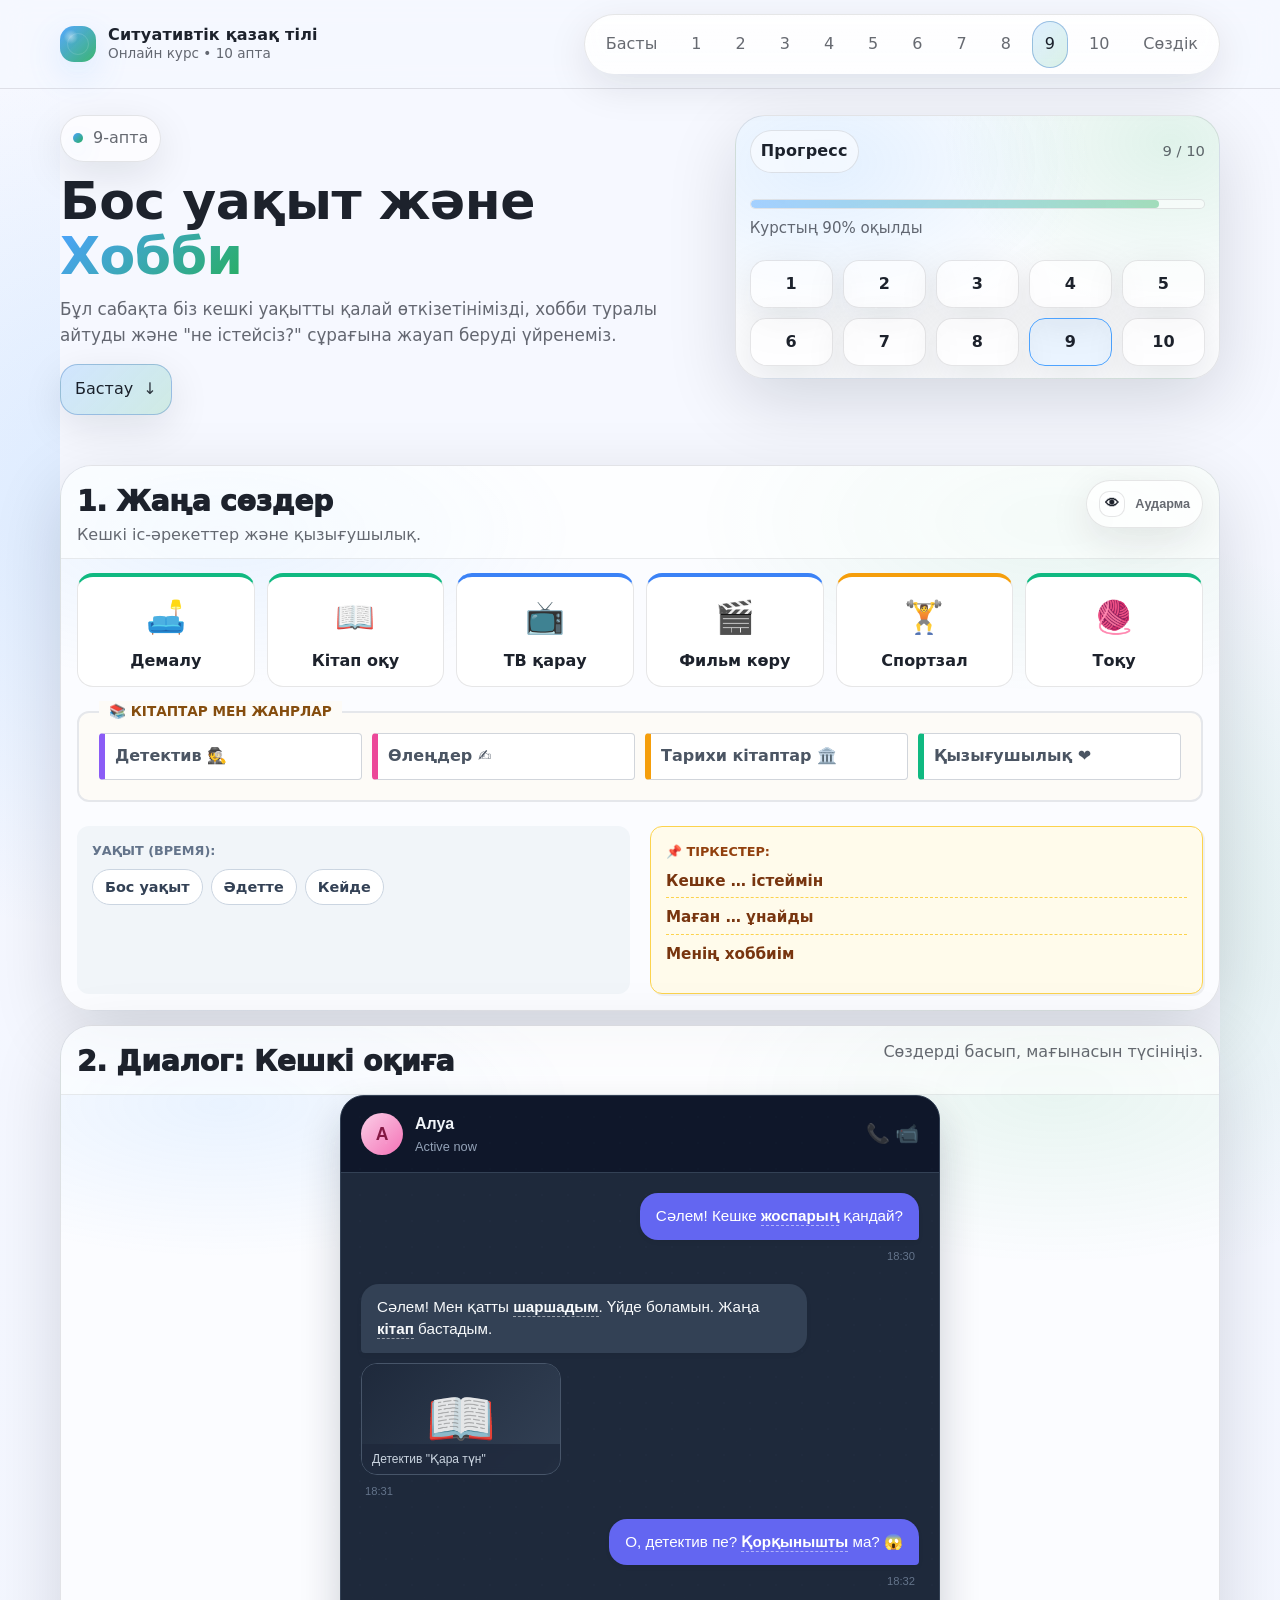
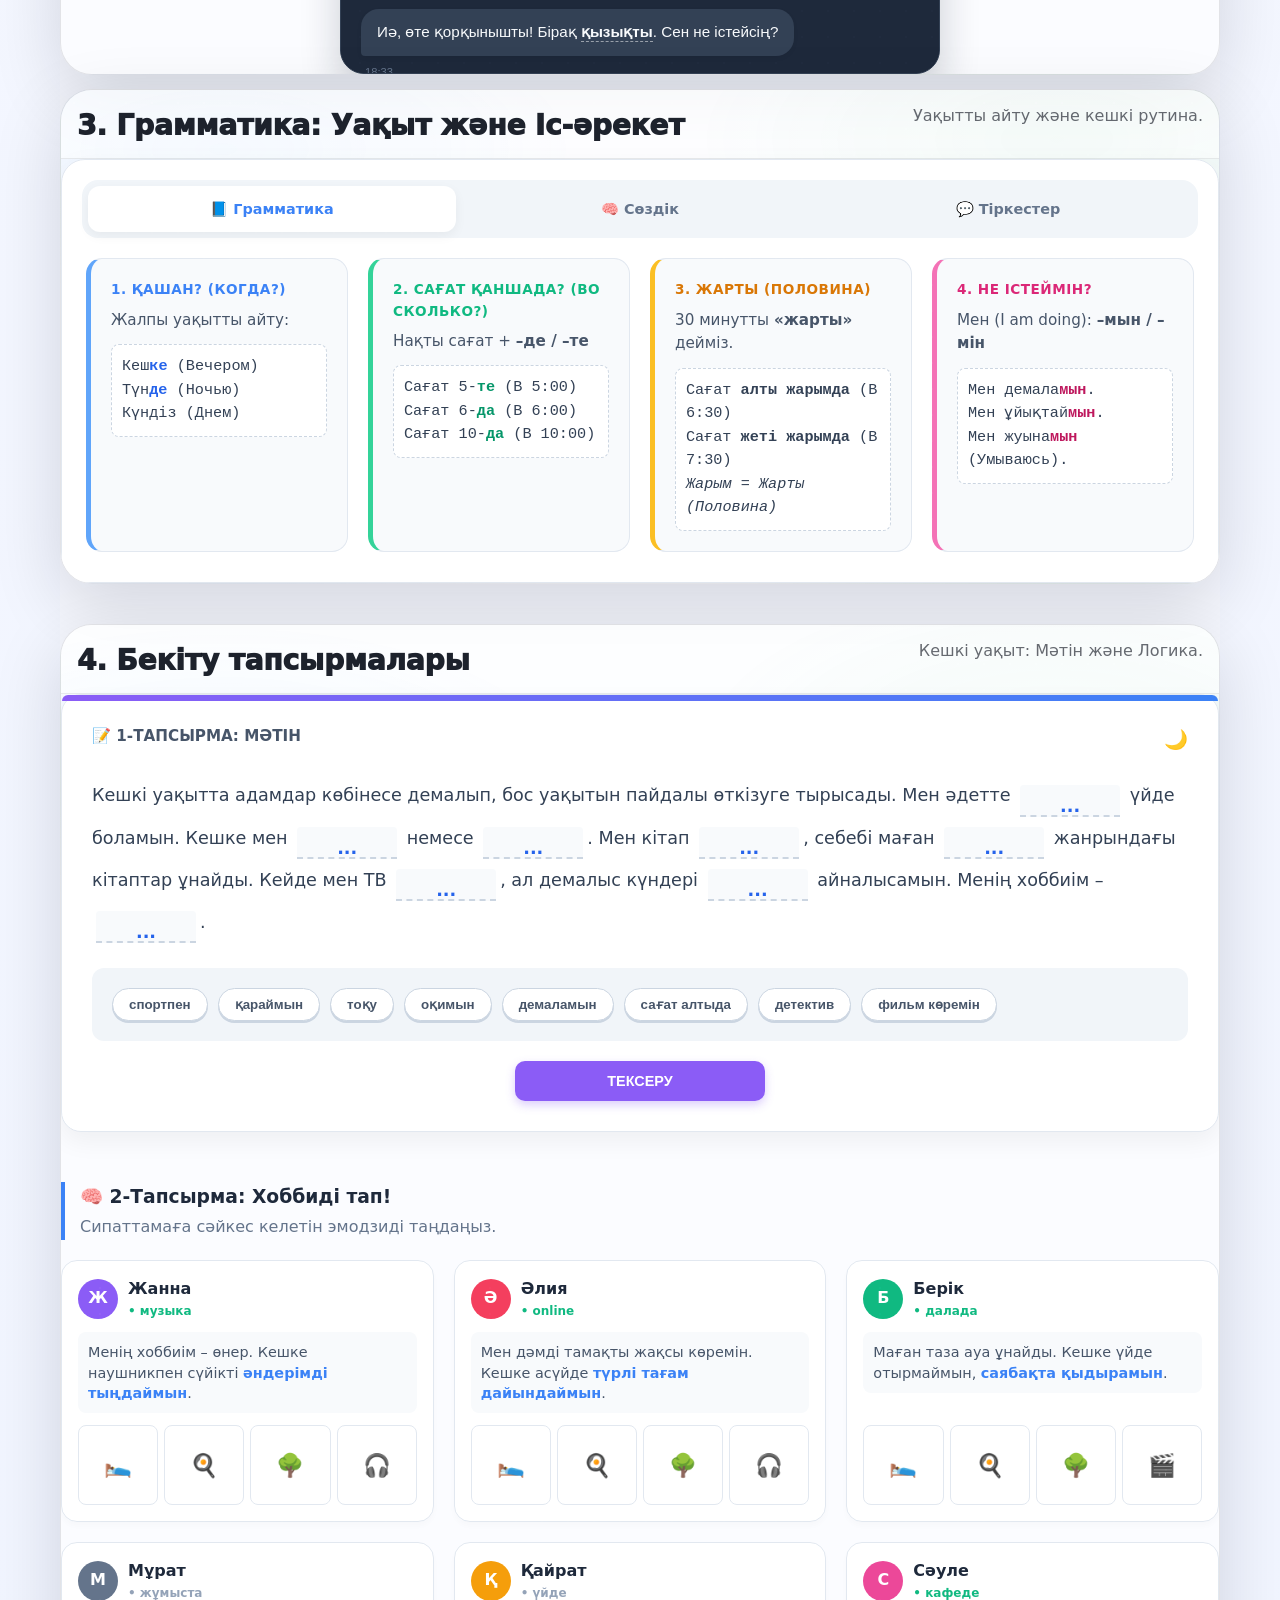
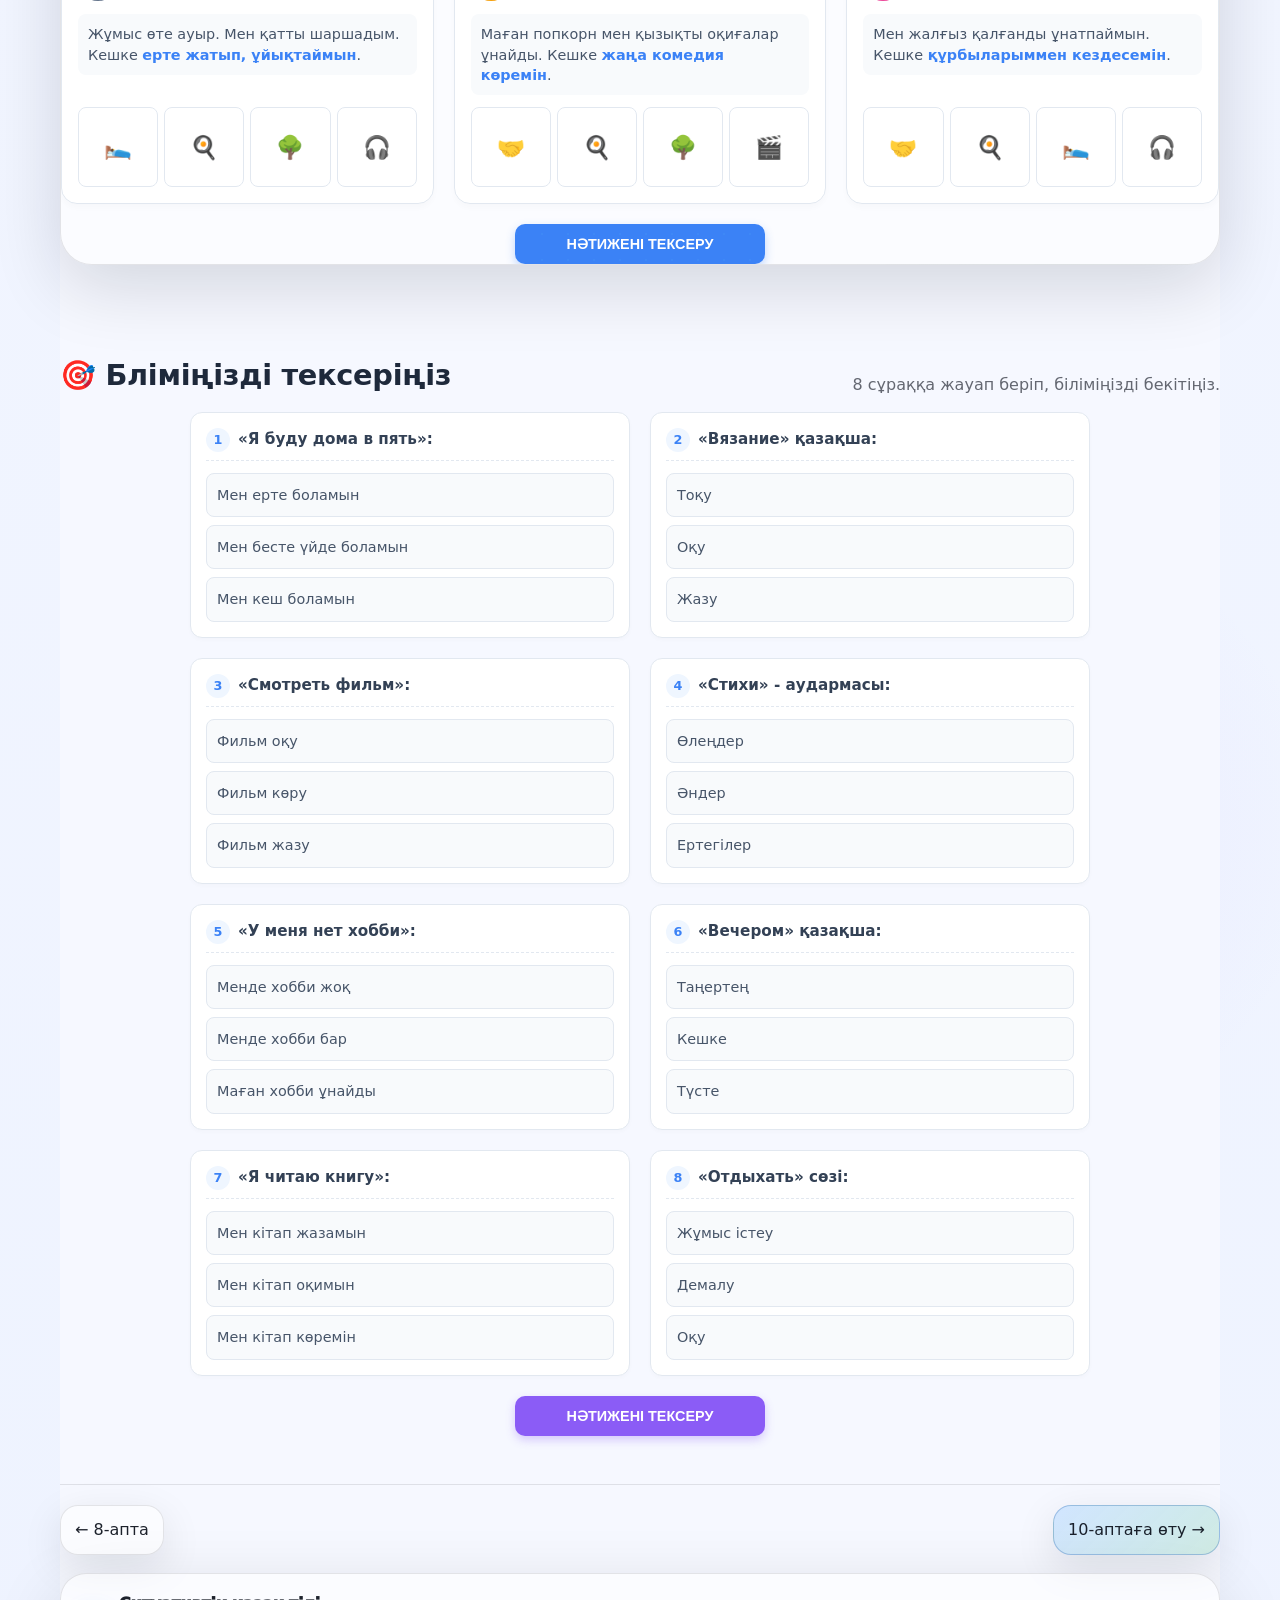
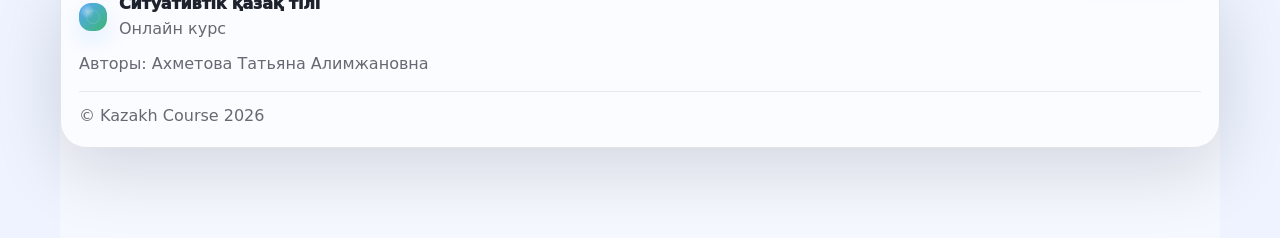
<file: week9.html>
<!doctype html>
<html lang="kk">
<head>
  <meta charset="utf-8" />
  <meta name="viewport" content="width=device-width, initial-scale=1" />
  <title>9-апта: Бос уақыт • Ситуативтік қазақ тілі</title>
  <meta name="description" content="9-апта: Хобби, кешкі уақыт, теледидар және кітап оқу." />
  <meta name="color-scheme" content="light" />
  <link rel="stylesheet" href="style.css" />

  <style>
    .emojiBtn {
      cursor: pointer;
      transition: transform .15s ease, box-shadow .15s ease, opacity .15s;
    }
    
    .emojiBtn.is-selected {
      transform: scale(1.15);
      box-shadow: 0 0 0 2px #3b82f6;
    }
    
    .emojiBtn.is-disabled {
      opacity: .4;
      pointer-events: none;
    }
    
    .sCard.is-correct {
      box-shadow: 0 0 0 2px #22c55e inset;
    }
    
    .sCard.is-wrong {
      box-shadow: 0 0 0 2px #ef4444 inset;
    }
    
    /* =========================================
       WEEK 9 (Reusing Design System)
       ========================================= */

    /* Hero adjustments */
    body[data-page="week9"] .hero {
      padding-bottom: 20px;
    }

    /* LEXICON GRID */
    .lexGrid {
      display: grid;
      grid-template-columns: repeat(auto-fill, minmax(240px, 1fr));
      gap: 12px;
    }

    .lexCard {
      padding: 16px;
      border-radius: var(--r-lg);
      border: 1px solid var(--stroke);
      background: color-mix(in oklab, var(--surface) 80%, transparent);
      box-shadow: var(--shadow-1);
      display: flex;
      flex-direction: column;
      gap: 8px;
      transition: transform var(--dur-1) var(--ease), border-color var(--dur-1);
    }
    
    .lexCard:hover {
      border-color: var(--stroke2);
      transform: translateY(-2px);
    }

    .lexCard__top {
      display: flex;
      justify-content: space-between;
      align-items: center;
      margin-bottom: 4px;
    }

    .lexCard__icon {
      font-size: 20px;
      opacity: 0.8;
    }

    .lexCard__badge {
      font-size: 11px;
      padding: 4px 8px;
      border-radius: 99px;
      background: color-mix(in oklab, var(--surface2) 90%, transparent);
      border: 1px solid var(--stroke);
      color: var(--muted);
      text-transform: uppercase;
      letter-spacing: 0.5px;
      font-weight: 700;
    }

    .lexCard__word {
      font-size: 1.25rem;
      font-weight: 800;
      color: var(--text);
      letter-spacing: -0.3px;
    }

    .lexCard__trans {
      font-size: 0.95rem;
      color: var(--muted);
      border-top: 1px dashed var(--stroke);
      padding-top: 8px;
      margin-top: auto;
    }

    /* CHAT UI */
    .chatBox {
      display: flex;
      flex-direction: column;
      gap: 14px;
      background: color-mix(in oklab, var(--surface2) 60%, transparent);
      border-radius: var(--r-lg);
      padding: 20px;
      border: 1px solid var(--stroke);
    }

    .chatMsg {
      max-width: 85%;
      padding: 12px 16px;
      border-radius: 18px;
      font-size: 1rem;
      line-height: 1.5;
      position: relative;
      animation: fadeUp 0.4s var(--ease) forwards;
    }

    .chatMsg--left {
      align-self: flex-start;
      background: var(--surface);
      border: 1px solid var(--stroke);
      border-bottom-left-radius: 4px;
      color: var(--text);
    }

    .chatMsg--right {
      align-self: flex-end;
      background: linear-gradient(135deg, color-mix(in oklab, var(--a) 12%, transparent), color-mix(in oklab, var(--b) 8%, transparent));
      border: 1px solid color-mix(in oklab, var(--a) 20%, var(--stroke));
      border-bottom-right-radius: 4px;
      color: var(--text);
    }

    .chatMsg__auth {
      font-size: 0.75rem;
      color: var(--muted);
      margin-bottom: 4px;
      display: block;
      font-weight: 700;
    }

    /* RESULT BOX */
    .resultBox {
      margin-top: 20px;
      padding: 16px;
      border-radius: var(--r-lg);
      text-align: center;
      display: none;
    }
    .resultBox.is-good {
      background: color-mix(in oklab, var(--b) 15%, transparent);
      border: 1px solid color-mix(in oklab, var(--b) 30%, transparent);
      color: #1e6f43;
    }
    .resultBox.is-bad {
      background: color-mix(in oklab, rgba(255,82,82,1) 12%, transparent);
      border: 1px solid color-mix(in oklab, rgba(255,82,82,1) 30%, transparent);
      color: #991b1b;
    }

    @keyframes fadeUp {
      from { opacity: 0; transform: translateY(10px); }
      to { opacity: 1; transform: translateY(0); }
    }
  </style>
</head>

<body data-page="week9">
  <a class="skip-link" href="#main">Негізгі мазмұнға өту</a>

  <header class="topbar" role="banner">
    <div class="topbar__inner container">
      <div class="brand" aria-label="Kazakh Course">
        <span class="brand__mark" aria-hidden="true"></span>
        <div class="brand__text">
          <div class="brand__title">Ситуативтік қазақ тілі</div>
          <div class="brand__sub">Онлайн курс • 10 апта</div>
        </div>
      </div>

      <nav class="nav nav--weeks" aria-label="Апталар (десктоп)">
        <a class="nav__link" data-page="index" href="index.html">Басты</a>
        <a class="nav__link" data-page="week1" href="week1.html">1</a>
        <a class="nav__link" data-page="week2" href="week2.html">2</a>
        <a class="nav__link" data-page="week3" href="week3.html">3</a>
        <a class="nav__link" data-page="week4" href="week4.html">4</a>
        <a class="nav__link" data-page="week5" href="week5.html">5</a>
        <a class="nav__link" data-page="week6" href="week6.html">6</a>
        <a class="nav__link" data-page="week7" href="week7.html">7</a>
        <a class="nav__link" data-page="week8" href="week8.html">8</a>
        <a class="nav__link is-active" data-page="week9" href="week9.html" aria-current="page">9</a>
        <a class="nav__link" data-page="week10" href="week10.html">10</a>
        <a class="nav__link" data-page="dictionary" href="dictionary.html">Сөздік</a>
      </nav>
    </div>
  </header>

  <main id="main" class="container">
    
    <section class="hero reveal">
      <div class="hero__grid">
        <div>
          <div class="pill">
            <span class="pill__dot" aria-hidden="true"></span>
            <span>9-апта</span>
          </div>

          <h1 class="h1">Бос уақыт және <span class="h1__accent">Хобби</span></h1>

          <p class="lead">
            Бұл сабақта біз кешкі уақытты қалай өткізетінімізді, хобби туралы айтуды және "не істейсіз?" сұрағына жауап беруді үйренеміз.
          </p>

          <div class="hero__cta">
            <a class="btn btn--primary" href="#lexika">
              Бастау <span class="btn__arrow" aria-hidden="true">↓</span>
            </a>
          </div>
        </div>

        <aside class="glassPanel reveal">
          <div class="glassPanel__top">
            <div class="glassPanel__badge">Прогресс</div>
            <div class="glassPanel__hint">9 / 10</div>
          </div>

          <div class="glassPanel__body">
            <div class="progress__bar">
              <span class="progress__fill" style="width: 90%"></span>
            </div>
            <div class="progress__note">Курстың 90% оқылды</div>
            
            <div class="miniGrid" style="margin-top:20px">
              <a class="miniCard" href="week1.html">1</a>
              <a class="miniCard" href="week2.html">2</a>
              <a class="miniCard" href="week3.html">3</a>
              <a class="miniCard" href="week4.html">4</a>
              <a class="miniCard" href="week5.html">5</a>
              <a class="miniCard" href="week6.html">6</a>
              <a class="miniCard" href="week7.html">7</a>
               <a class="miniCard" href="week8.html">8</a>
               <a class="miniCard" style="border-color:var(--a); background:rgba(77,163,255,0.1); color:var(--text);" href="#">9</a>
               <a class="miniCard" href="week10.html">10</a>
            </div>
          </div>
        </aside>
      </div>
    </section>

    <section id="lexika" class="weekSection reveal">
      <div class="weekSection__head">
        <div>
          <h2 class="h2 weekSection__title">1. Жаңа сөздер</h2>
          <p class="section__sub">Кешкі іс-әрекеттер және қызығушылық.</p>
        </div>
        <div class="weekSection__meta">
          <button class="chip" id="toggleLexBtn" onclick="toggleHobbyLex()">
            <span class="chip__icon">👁</span>
            <span class="chip__text">Аударма</span>
          </button>
        </div>
      </div>
    
      <style>
        /* 1. MAIN ACTIVITY GRID */
        .hobbyGrid {
          display: grid;
          grid-template-columns: repeat(auto-fill, minmax(160px, 1fr));
          gap: 12px;
          margin-bottom: 24px;
        }
    
        .hobbyCard {
          background: #ffffff;
          border: 1px solid var(--stroke);
          border-radius: 16px;
          padding: 16px;
          text-align: center;
          transition: transform 0.2s, box-shadow 0.2s;
          position: relative;
          overflow: hidden;
          cursor: pointer;
        }
        .hobbyCard:hover {
          transform: translateY(-3px);
          box-shadow: 0 10px 20px rgba(0,0,0,0.05);
          border-color: var(--a);
        }
        
        /* Top Border Colors based on type */
        .hobbyCard--relax { border-top: 4px solid #10b981; } /* Green */
        .hobbyCard--active { border-top: 4px solid #f59e0b; } /* Orange */
        .hobbyCard--watch { border-top: 4px solid #3b82f6; } /* Blue */
    
        .hIcon { font-size: 2rem; margin-bottom: 8px; display: block; }
        .hWord { font-weight: 800; font-size: 1rem; color: var(--text); line-height: 1.2; display: block; }
        .hTrans { 
          font-size: 0.85rem; color: var(--muted); margin-top: 4px; 
          border-top: 1px dashed var(--stroke); padding-top: 4px;
          display: none; 
        }
        .hobbyCard.show .hTrans { display: block; animation: fadeIn 0.3s; }
    
    
        /* 2. BOOK SHELF (Books & Genres) */
        .shelfContainer {
          background: #fdfbf7;
          border: 2px solid #e5e7eb;
          border-radius: 12px;
          padding: 20px;
          margin-bottom: 24px;
          position: relative;
        }
        .shelfTitle {
          position: absolute; top: -12px; left: 20px;
          background: #fdfbf7; padding: 0 10px;
          font-size: 0.85rem; text-transform: uppercase; font-weight: 800; color: #854d0e;
        }
        
        .bookGrid {
          display: flex;
          flex-wrap: wrap;
          gap: 10px;
        }
        
        .bookSpine {
          flex: 1;
          min-width: 120px;
          background: #fff;
          border: 1px solid #d1d5db;
          border-left: 6px solid #8b5cf6; /* Purple spine */
          border-radius: 4px;
          padding: 10px;
          cursor: pointer;
          transition: all 0.2s;
        }
        .bookSpine:hover { transform: translateX(5px); background: #fefce8; }
        
        .bookWord { font-weight: 700; color: #4b5563; display: block; }
        .bookTrans { font-size: 0.85rem; color: #9ca3af; display: none; margin-top: 2px; }
        .bookSpine.show .bookTrans { display: block; color: #8b5cf6; font-weight: 600; }
    
    
        /* 3. TAGS & PHRASES */
        .mixedZone {
          display: grid;
          grid-template-columns: 1fr 1fr;
          gap: 20px;
        }
        
        /* Frequency Tags */
        .freqBox {
          background: #f1f5f9;
          padding: 15px;
          border-radius: 12px;
        }
        .tagList { display: flex; flex-wrap: wrap; gap: 8px; }
        .lexTag {
          background: white; border: 1px solid #cbd5e1;
          padding: 6px 12px; border-radius: 20px;
          font-size: 0.9rem; font-weight: 600; color: #334155;
          cursor: pointer;
        }
        .lexTag:hover { border-color: #3b82f6; color: #3b82f6; }
        .lexTag span { display: none; font-weight: 400; margin-left: 4px; color: #64748b; }
        .lexTag.show span { display: inline; }
    
        /* Sticky Note Phrases */
        .phraseBox {
          background: #fffbeb;
          border: 1px solid #fcd34d;
          border-radius: 12px;
          padding: 15px;
          position: relative;
          box-shadow: 2px 2px 0 rgba(0,0,0,0.05);
        }
        .phraseList { list-style: none; padding: 0; margin: 0; }
        .phraseItem { margin-bottom: 8px; font-size: 0.95rem; border-bottom: 1px dashed #fcd34d; padding-bottom: 4px; cursor: pointer; }
        .phraseItem:last-child { border: none; }
        .phKz { font-weight: 700; color: #78350f; }
        .phRu { display: none; color: #b45309; font-size: 0.85rem; }
        .phraseBox.show .phRu, .phraseItem:hover .phRu { display: block; }
    
        @media (max-width: 600px) { .mixedZone { grid-template-columns: 1fr; } }
        @keyframes fadeIn { from { opacity:0; } to { opacity:1; } }
      </style>
    
      <div class="weekSection__body">
        
        <div class="hobbyGrid">
          <div class="hobbyCard hobbyCard--relax" onclick="flipHobby(this)">
            <span class="hIcon">🛋️</span>
            <span class="hWord">Демалу</span>
            <span class="hTrans">Отдыхать</span>
          </div>
          <div class="hobbyCard hobbyCard--relax" onclick="flipHobby(this)">
            <span class="hIcon">📖</span>
            <span class="hWord">Кітап оқу</span>
            <span class="hTrans">Читать книгу</span>
          </div>
          <div class="hobbyCard hobbyCard--watch" onclick="flipHobby(this)">
            <span class="hIcon">📺</span>
            <span class="hWord">ТВ қарау</span>
            <span class="hTrans">Смотреть ТВ</span>
          </div>
          <div class="hobbyCard hobbyCard--watch" onclick="flipHobby(this)">
            <span class="hIcon">🎬</span>
            <span class="hWord">Фильм көру</span>
            <span class="hTrans">Смотреть фильм</span>
          </div>
          <div class="hobbyCard hobbyCard--active" onclick="flipHobby(this)">
            <span class="hIcon">🏋️</span>
            <span class="hWord">Спортзал</span>
            <span class="hTrans">Спортзал</span>
          </div>
          <div class="hobbyCard hobbyCard--relax" onclick="flipHobby(this)">
            <span class="hIcon">🧶</span>
            <span class="hWord">Тоқу</span>
            <span class="hTrans">Вязание</span>
          </div>
        </div>
    
        <div class="shelfContainer">
          <div class="shelfTitle">📚 Кітаптар мен Жанрлар</div>
          <div class="bookGrid">
            <div class="bookSpine" onclick="flipHobby(this)">
              <span class="bookWord">Детектив 🕵️</span>
              <span class="bookTrans">Детектив</span>
            </div>
            <div class="bookSpine" style="border-left-color:#ec4899;" onclick="flipHobby(this)">
              <span class="bookWord">Өлеңдер ✍️</span>
              <span class="bookTrans">Стихи</span>
            </div>
            <div class="bookSpine" style="border-left-color:#f59e0b;" onclick="flipHobby(this)">
              <span class="bookWord">Тарихи кітаптар 🏛️</span>
              <span class="bookTrans">Исторические книги</span>
            </div>
            <div class="bookSpine" style="border-left-color:#10b981;" onclick="flipHobby(this)">
              <span class="bookWord">Қызығушылық ❤️</span>
              <span class="bookTrans">Интерес</span>
            </div>
          </div>
        </div>
    
        <div class="mixedZone">
          
          <div class="freqBox">
            <div style="font-size:0.8rem; font-weight:800; color:#64748b; margin-bottom:8px;">УАҚЫТ (ВРЕМЯ):</div>
            <div class="tagList">
              <div class="lexTag" onclick="flipHobby(this)">Бос уақыт <span>Свободное время</span></div>
              <div class="lexTag" onclick="flipHobby(this)">Әдетте <span>Обычно</span></div>
              <div class="lexTag" onclick="flipHobby(this)">Кейде <span>Иногда</span></div>
            </div>
          </div>
    
          <div class="phraseBox" id="phraseSticky">
            <div style="font-size:0.8rem; font-weight:800; color:#92400e; margin-bottom:8px;">📌 ТІРКЕСТЕР:</div>
            <ul class="phraseList">
              <li class="phraseItem">
                <span class="phKz">Кешке … істеймін</span>
                <span class="phRu">Вечером я … (делаю)</span>
              </li>
              <li class="phraseItem">
                <span class="phKz">Маған … ұнайды</span>
                <span class="phRu">Мне нравится …</span>
              </li>
              <li class="phraseItem">
                <span class="phKz">Менің хоббиім</span>
                <span class="phRu">Моё хобби</span>
              </li>
            </ul>
          </div>
    
        </div>
    
      </div>
    </section>
    
    <script>
      // Individual Toggle
      function flipHobby(el) {
        el.classList.toggle('show');
      }
    
      // Global Toggle Button
      function toggleHobbyLex() {
        const cards = document.querySelectorAll('.hobbyCard, .bookSpine, .lexTag');
        const note = document.getElementById('phraseSticky');
        const btn = document.querySelector('#toggleLexBtn .chip__text');
        
        // Check state based on first card
        const isActive = cards[0].classList.contains('show');
    
        if (!isActive) {
          cards.forEach(c => c.classList.add('show'));
          note.classList.add('show');
          btn.innerText = "Жасыру";
        } else {
          cards.forEach(c => c.classList.remove('show'));
          note.classList.remove('show');
          btn.innerText = "Аударма";
        }
      }
    </script>
    <section class="weekSection reveal">
      <div class="weekSection__head">
        <h2 class="h2 weekSection__title">2. Диалог: Кешкі оқиға</h2>
        <p class="section__sub">Сөздерді басып, мағынасын түсініңіз.</p>
      </div>
    
      <style>
        /* CHAT CONTAINER - Soft Dark Theme */
        .dmInterface {
          background: #1e293b; /* Soft Slate Blue (Not Black) */
          border-radius: 24px;
          border: 1px solid #334155;
          max-width: 600px;
          margin: 0 auto;
          overflow: hidden;
          font-family: -apple-system, BlinkMacSystemFont, "Segoe UI", Roboto, Helvetica, Arial, sans-serif;
          box-shadow: 0 20px 40px rgba(15, 23, 42, 0.2);
        }
    
        /* HEADER */
        .dmHeader {
          background: #0f172a; /* Darker header */
          padding: 16px 20px;
          display: flex;
          align-items: center;
          gap: 12px;
          border-bottom: 1px solid #334155;
        }
        .userAvatar {
          width: 42px; height: 42px; border-radius: 50%;
          background: linear-gradient(135deg, #fbcfe8 0%, #f472b6 100%); /* Soft Pink */
          display: grid; place-items: center; font-weight: 700; color: #831843;
          font-size: 1.1rem;
        }
        .userInfo h3 { color: #f1f5f9; margin: 0; font-size: 1rem; font-weight: 600; }
        .userInfo p { color: #94a3b8; margin: 0; font-size: 0.8rem; }
    
        /* CHAT BODY */
        .dmBody {
          background: #1e293b;
          padding: 20px;
          display: flex;
          flex-direction: column;
          gap: 18px;
          height: 500px;
          overflow-y: auto;
        }
    
        /* MESSAGES */
        .dmMsg {
          display: flex; flex-direction: column; gap: 6px; max-width: 80%;
          position: relative; animation: slideUp 0.3s ease-out forwards; opacity: 0;
        }
        .dmMsg--left { align-self: flex-start; }
        .dmMsg--right { align-self: flex-end; align-items: flex-end; }
    
        /* BUBBLES - Soft Colors */
        .dmBubble {
          padding: 12px 16px;
          border-radius: 18px;
          font-size: 0.95rem;
          line-height: 1.5;
          position: relative;
          box-shadow: 0 2px 5px rgba(0,0,0,0.05);
        }
        .dmMsg--left .dmBubble {
          background: #334155; /* Muted Slate */
          color: #f8fafc;
          border-bottom-left-radius: 4px;
        }
        .dmMsg--right .dmBubble {
          background: #6366f1; /* Soft Indigo */
          color: #ffffff;
          border-bottom-right-radius: 4px;
        }
    
        /* INTERACTIVE WORD - Gentle Highlight */
        .iWord {
          border-bottom: 1px dashed rgba(255,255,255,0.5);
          cursor: pointer;
          font-weight: 600;
          transition: all 0.2s;
          padding-bottom: 1px;
        }
        .iWord:hover { color: #fcd34d; border-bottom-color: #fcd34d; }
        
        /* TOOLTIP */
        .popTrans {
          position: absolute;
          bottom: 100%; left: 50%; transform: translateX(-50%) translateY(5px);
          background: #f8fafc; color: #334155;
          padding: 6px 12px; border-radius: 8px;
          font-size: 0.8rem; white-space: nowrap; font-weight: 700;
          opacity: 0; pointer-events: none;
          transition: all 0.2s; z-index: 10;
          box-shadow: 0 4px 15px rgba(0,0,0,0.1);
        }
        .iWord.active .popTrans { opacity: 1; transform: translateX(-50%) translateY(-8px); }
    
        /* MEDIA ATTACHMENTS - Rounded & Soft */
        .dmMedia {
          width: 100%; max-width: 200px;
          border-radius: 16px;
          overflow: hidden;
          margin-top: 4px;
          border: 1px solid #475569;
          position: relative;
        }
        .fakeImg {
          height: 110px;
          display: flex; align-items: center; justify-content: center;
          font-size: 3.5rem; 
        }
        .mediaCaption {
          background: rgba(30, 41, 59, 0.8); color: #cbd5e1;
          font-size: 0.75rem; padding: 6px 10px; backdrop-filter: blur(4px);
          position: absolute; bottom: 0; width: 100%;
        }
    
        /* TIMESTAMP */
        .dmTime { font-size: 0.7rem; color: #64748b; margin-top: 2px; padding: 0 4px; }
    
        @keyframes slideUp { from { transform: translateY(10px); opacity: 0; } to { transform: translateY(0); opacity: 1; } }
        .dmMsg:nth-child(1) { animation-delay: 0.1s; }
        .dmMsg:nth-child(2) { animation-delay: 0.3s; }
        .dmMsg:nth-child(3) { animation-delay: 0.5s; }
        .dmMsg:nth-child(4) { animation-delay: 0.7s; }
        .dmMsg:nth-child(5) { animation-delay: 0.9s; }
        .dmMsg:nth-child(6) { animation-delay: 1.1s; }
        .dmMsg:nth-child(7) { animation-delay: 1.3s; }
        .dmMsg:nth-child(8) { animation-delay: 1.5s; }
    
      </style>
    
      <div class="dmInterface">
        <div class="dmHeader">
          <div class="userAvatar">A</div>
          <div class="userInfo">
            <h3>Алуа</h3>
            <p>Active now</p>
          </div>
          <div style="margin-left:auto; font-size:1.2rem; opacity:0.7;">📞 📹</div>
        </div>
    
        <div class="dmBody">
          
          <div class="dmMsg dmMsg--right">
            <div class="dmBubble">
              Сәлем! Кешке <span class="iWord" onclick="tip(this)">жоспарың<span class="popTrans">твой план</span></span> қандай?
            </div>
            <div class="dmTime">18:30</div>
          </div>
    
          <div class="dmMsg dmMsg--left">
            <div class="dmBubble">
              Сәлем! Мен қатты <span class="iWord" onclick="tip(this)">шаршадым<span class="popTrans">устала</span></span>. Үйде боламын. 
              Жаңа <span class="iWord" onclick="tip(this)">кітап<span class="popTrans">книга</span></span> бастадым.
            </div>
            <div class="dmMedia">
              <div class="fakeImg" style="background: linear-gradient(135deg, #1e293b, #334155);">📖</div>
              <div class="mediaCaption">Детектив "Қара түн"</div>
            </div>
            <div class="dmTime">18:31</div>
          </div>
    
          <div class="dmMsg dmMsg--right">
            <div class="dmBubble">
              О, детектив пе? <span class="iWord" onclick="tip(this)">Қорқынышты<span class="popTrans">страшно</span></span> ма? 😱
            </div>
            <div class="dmTime">18:32</div>
          </div>
    
          <div class="dmMsg dmMsg--left">
            <div class="dmBubble">
              Иә, өте қорқынышты! Бірақ <span class="iWord" onclick="tip(this)">қызықты<span class="popTrans">интересно</span></span>. Сен не істейсің?
            </div>
            <div class="dmTime">18:33</div>
          </div>
    
          <div class="dmMsg dmMsg--right">
            <div class="dmBubble">
              Мен киноға барғым келген. Жаңа <span class="iWord" onclick="tip(this)">триллер<span class="popTrans">триллер</span></span> шықты.
            </div>
            <div class="dmMedia">
              <div class="fakeImg" style="background: linear-gradient(135deg, #475569, #1e293b);">🎬</div>
              <div class="mediaCaption">Кинотеатр: 19:00</div>
            </div>
            <div class="dmTime">18:34</div>
          </div>
    
          <div class="dmMsg dmMsg--left">
            <div class="dmBubble">
              Жоқ, рахмет! Маған қорқынышты фильмдер <span class="iWord" onclick="tip(this)">ұнамайды<span class="popTrans">не нравятся</span></span>. 🙅‍♀️
            </div>
            <div class="dmTime">18:35</div>
          </div>
    
          <div class="dmMsg dmMsg--right">
            <div class="dmBubble">
              Жарайды. Онда мен саған пицца алып барайын ба? <span class="iWord" onclick="tip(this)">Комедия<span class="popTrans">комедия</span></span> көреміз.
            </div>
            <div class="dmTime">18:36</div>
          </div>
    
          <div class="dmMsg dmMsg--left">
            <div class="dmBubble">
              Керемет идея! 😍 Мен шай қоямын. <span class="iWord" onclick="tip(this)">Күтемін<span class="popTrans">жду</span></span>!
            </div>
            <div class="dmMedia">
              <div class="fakeImg" style="background: #fffbeb; color: #000;">🍕</div>
            </div>
            <div class="dmTime">18:37</div>
          </div>
    
        </div>
      </div>
    </section>
    
    <script>
      function tip(el) {
        document.querySelectorAll('.iWord').forEach(w => {
          if(w !== el) w.classList.remove('active');
        });
        el.classList.toggle('active');
      }
    </script>
    
    
    <section class="weekSection reveal">
      <div class="weekSection__head">
        <h2 class="h2 weekSection__title">3. Грамматика: Уақыт және Іс-әрекет</h2>
        <p class="section__sub">Уақытты айту және кешкі рутина.</p>
      </div>
    
      <style>
        /* MAIN CONTAINER - Clean Light Theme */
        .managerBoard {
          background: #ffffff;
          border-radius: 24px;
          overflow: hidden;
          box-shadow: 0 10px 30px rgba(0,0,0,0.05);
          border: 1px solid #e2e8f0;
          color: #334155;
        }
    
        /* 1. TABS (Soft Switcher) */
        .tabHeader {
          display: flex;
          background: #f1f5f9;
          padding: 6px;
          margin: 20px;
          border-radius: 16px;
        }
        .tabBtn {
          flex: 1;
          padding: 12px;
          text-align: center;
          cursor: pointer;
          border-radius: 12px;
          font-weight: 700;
          font-size: 0.9rem;
          color: #64748b;
          transition: all 0.3s ease;
        }
        .tabBtn:hover { color: #334155; }
        
        /* Active State - Soft Blue */
        .tabBtn.active {
          background: #ffffff;
          color: #3b82f6;
          box-shadow: 0 4px 12px rgba(0,0,0,0.05);
        }
    
        /* CONTENT AREA */
        .tabContent {
          padding: 0 24px 30px 24px;
          display: none;
          animation: softFade 0.4s ease;
        }
        .tabContent.active { display: block; }
    
        /* --- GRAMMAR STYLES (Cards) --- */
        .clockGrid {
          display: grid;
          grid-template-columns: repeat(auto-fit, minmax(220px, 1fr));
          gap: 20px;
        }
        .clockCard {
          background: #f8fafc;
          padding: 20px;
          border-radius: 16px;
          border: 1px solid #e2e8f0;
          border-left-width: 5px;
          transition: transform 0.2s;
        }
        .clockCard:hover { transform: translateY(-3px); box-shadow: 0 10px 20px rgba(0,0,0,0.03); }
    
        .ccTitle { font-size: 0.85rem; text-transform: uppercase; font-weight: 800; margin-bottom: 8px; letter-spacing: 0.5px; }
        .ccRule { font-size: 0.95rem; margin-bottom: 12px; color: #475569; }
        .ccEx { 
          background: #ffffff; padding: 10px; border-radius: 8px; 
          font-family: monospace; font-size: 0.95rem; color: #334155;
          border: 1px dashed #cbd5e1;
        }
        
        /* Soft Highlights */
        .highlight { font-weight: 800; }
        
        /* Card Variants (Pastel Borders) */
        .c-blue { border-left-color: #60a5fa; } .c-blue .ccTitle { color: #3b82f6; } .c-blue .highlight { color: #2563eb; }
        .c-green { border-left-color: #34d399; } .c-green .ccTitle { color: #10b981; } .c-green .highlight { color: #059669; }
        .c-orange { border-left-color: #fbbf24; } .c-orange .ccTitle { color: #d97706; } .c-orange .highlight { color: #b45309; }
        .c-pink { border-left-color: #f472b6; } .c-pink .ccTitle { color: #db2777; } .c-pink .highlight { color: #be185d; }
    
        /* --- VOCAB STYLES (Chips) --- */
        .vocabSection { margin-bottom: 25px; }
        .vocabTitle { 
          font-size: 0.9rem; color: #94a3b8; font-weight: 800; 
          margin-bottom: 12px; border-bottom: 1px solid #e2e8f0; padding-bottom: 6px; 
          text-transform: uppercase;
        }
        
        .chipGrid { display: flex; flex-wrap: wrap; gap: 10px; }
        .vChip {
          background: #ffffff;
          border: 1px solid #e2e8f0;
          padding: 8px 14px;
          border-radius: 50px;
          font-size: 0.9rem;
          cursor: help;
          transition: 0.2s;
          display: flex; align-items: center; gap: 8px;
          color: #334155;
          font-weight: 600;
        }
        .vChip:hover { 
          background: #f0f9ff; border-color: #bae6fd; color: #0284c7; 
          transform: translateY(-2px); 
        }
        .vChip span { 
          font-size: 0.8rem; color: #64748b; font-weight: 400; 
          border-left: 1px solid #cbd5e1; padding-left: 8px;
        }
    
        /* --- PHRASES (Clean List) --- */
        .phraseList { list-style: none; padding: 0; }
        .pItem {
          display: flex; justify-content: space-between; align-items: center;
          padding: 14px 0;
          border-bottom: 1px dashed #e2e8f0;
        }
        .pItem:last-child { border: none; }
        .pKz { font-weight: 700; color: #1e293b; font-size: 1rem; }
        .pRu { font-size: 0.9rem; color: #64748b; }
    
        @keyframes softFade { from{opacity:0; transform:translateY(5px);} to{opacity:1; transform:translateY(0);} }
      </style>
    
      <div class="managerBoard">
        
        <div class="tabHeader">
          <div class="tabBtn active" onclick="openTab(event, 'tabGrammar')">📘 Грамматика</div>
          <div class="tabBtn" onclick="openTab(event, 'tabVocab')">🧠 Сөздік</div>
          <div class="tabBtn" onclick="openTab(event, 'tabPhrases')">💬 Тіркестер</div>
        </div>
    
        <div id="tabGrammar" class="tabContent active">
          <div class="clockGrid">
            <div class="clockCard c-blue">
              <div class="ccTitle">1. Қашан? (Когда?)</div>
              <div class="ccRule">Жалпы уақытты айту:</div>
              <div class="ccEx">
                Кеш<span class="highlight">ке</span> (Вечером)<br>
                Түн<span class="highlight">де</span> (Ночью)<br>
                Күндіз (Днем)
              </div>
            </div>
    
            <div class="clockCard c-green">
              <div class="ccTitle">2. Сағат қаншада? (Во сколько?)</div>
              <div class="ccRule">Нақты сағат + <strong>–де / –те</strong></div>
              <div class="ccEx">
                Сағат 5-<span class="highlight">те</span> (В 5:00)<br>
                Сағат 6-<span class="highlight">да</span> (В 6:00)<br>
                Сағат 10-<span class="highlight">да</span> (В 10:00)
              </div>
            </div>
    
            <div class="clockCard c-orange">
              <div class="ccTitle">3. Жарты (Половина)</div>
              <div class="ccRule">30 минутты <strong>«жарты»</strong> дейміз.</div>
              <div class="ccEx">
                Сағат <strong>алты жарымда</strong> (В 6:30)<br>
                Сағат <strong>жеті жарымда</strong> (В 7:30)<br>
                <em>Жарым = Жарты (Половина)</em>
              </div>
            </div>
    
            <div class="clockCard c-pink">
              <div class="ccTitle">4. Не істеймін?</div>
              <div class="ccRule">Мен (I am doing): <strong>–мын / –мін</strong></div>
              <div class="ccEx">
                Мен демала<span class="highlight">мын</span>.<br>
                Мен ұйықтай<span class="highlight">мын</span>.<br>
                Мен жуына<span class="highlight">мын</span> (Умываюсь).
              </div>
            </div>
          </div>
        </div>
    
        <div id="tabVocab" class="tabContent">
          
          <div class="vocabSection">
            <div class="vocabTitle">🏠 Үй шаруасы & Рутина</div>
            <div class="chipGrid">
              <div class="vChip">🚿 Жуыну <span>Умываться</span></div>
              <div class="vChip">👗 Киіну <span>Одеваться</span></div>
              <div class="vChip">🧹 Тазалау <span>Убираться</span></div>
              <div class="vChip">🍳 Тамақ пісіру <span>Готовить</span></div>
              <div class="vChip">🍽️ Тамақ ішу <span>Кушать</span></div>
              <div class="vChip">🛌 Ұйықтау <span>Спать</span></div>
            </div>
          </div>
    
          <div class="vocabSection">
            <div class="vocabTitle">🎉 Демалыс & Хобби</div>
            <div class="chipGrid">
              <div class="vChip">🚶 Серуендеу <span>Гулять</span></div>
              <div class="vChip">🎧 Музыка тыңдау <span>Слушать музыку</span></div>
              <div class="vChip">💃 Билеу <span>Танцевать</span></div>
              <div class="vChip">🎨 Сурет салу <span>Рисовать</span></div>
              <div class="vChip">📱 Телефон қарау <span>Смотреть телефон</span></div>
              <div class="vChip">🏊 Жүзу <span>Плавать</span></div>
            </div>
          </div>
    
          <div class="vocabSection">
            <div class="vocabTitle">⏳ Уақыт сөздері</div>
            <div class="chipGrid">
              <div class="vChip">Ерте <span>Рано</span></div>
              <div class="vChip">Кеш <span>Поздно</span></div>
              <div class="vChip">Қазір <span>Сейчас</span></div>
              <div class="vChip">Әрқашан <span>Всегда</span></div>
              <div class="vChip">Күнде <span>Каждый день</span></div>
            </div>
          </div>
    
        </div>
    
        <div id="tabPhrases" class="tabContent">
          <ul class="phraseList">
            <li class="pItem">
              <span class="pKz">Мен ерте ұйықтаймын.</span>
              <span class="pRu">Я рано ложусь спать.</span>
            </li>
            <li class="pItem">
              <span class="pKz">Мен кеш тұрамын.</span>
              <span class="pRu">Я поздно встаю.</span>
            </li>
            <li class="pItem">
              <span class="pKz">Маған тамақ пісіру ұнайды.</span>
              <span class="pRu">Мне нравится готовить.</span>
            </li>
            <li class="pItem">
              <span class="pKz">Кешке достарыммен қыдырамын.</span>
              <span class="pRu">Вечером гуляю с друзьями.</span>
            </li>
            <li class="pItem">
              <span class="pKz">Бос уақытта кітап оқимын.</span>
              <span class="pRu">В свободное время читаю книгу.</span>
            </li>
            <li class="pItem">
              <span class="pKz">Сағат сегіз жарымда жаттығу жасаймын.</span>
              <span class="pRu">В 8:30 делаю зарядку/тренировку.</span>
            </li>
          </ul>
        </div>
    
      </div>
    </section>
    
    <script>
      function openTab(evt, tabName) {
        var i, tabContent, tabBtn;
        tabContent = document.getElementsByClassName("tabContent");
        for (i = 0; i < tabContent.length; i++) {
          tabContent[i].style.display = "none";
          tabContent[i].classList.remove("active");
        }
        tabBtn = document.getElementsByClassName("tabBtn");
        for (i = 0; i < tabBtn.length; i++) {
          tabBtn[i].className = tabBtn[i].className.replace(" active", "");
        }
        document.getElementById(tabName).style.display = "block";
        setTimeout(() => { document.getElementById(tabName).classList.add("active"); }, 10);
        evt.currentTarget.className += " active";
      }
    </script>
    <script>
      function openTab(evt, tabName) {
        // 1. Hide all content
        var i, tabContent, tabBtn;
        tabContent = document.getElementsByClassName("tabContent");
        for (i = 0; i < tabContent.length; i++) {
          tabContent[i].style.display = "none";
          tabContent[i].classList.remove("active");
        }
    
        // 2. Remove 'active' from all buttons
        tabBtn = document.getElementsByClassName("tabBtn");
        for (i = 0; i < tabBtn.length; i++) {
          tabBtn[i].className = tabBtn[i].className.replace(" active", "");
        }
    
        // 3. Show current tab and add 'active' to button
        document.getElementById(tabName).style.display = "block";
        // Small timeout to allow animation to play
        setTimeout(() => {
            document.getElementById(tabName).classList.add("active");
        }, 10);
        evt.currentTarget.className += " active";
      }
    </script>
    <section class="weekSection reveal" style="margin-top: 40px;">
      <div class="weekSection__head">
        <h2 class="h2 weekSection__title">4. Бекіту тапсырмалары</h2>
        <p class="section__sub">Кешкі уақыт: Мәтін және Логика.</p>
      </div>

      <style>
        /* GLOBAL STYLES FOR TASKS */
        .taskWrapper {
          display: flex;
          flex-direction: column;
          gap: 50px;
        }

        /* --- TASK 1: TEXT FILL (BRIGHT PAPER STYLE) --- */
        .paperBoard {
          background: #ffffff;
          border: 1px solid #e2e8f0;
          border-radius: 20px;
          padding: 30px;
          box-shadow: 0 10px 25px rgba(0,0,0,0.05);
          position: relative;
        }
        /* Top decoration */
        .paperBoard::before {
          content: ""; position: absolute; top: 0; left: 0; right: 0; height: 6px;
          background: linear-gradient(90deg, #8b5cf6, #3b82f6);
          border-radius: 20px 20px 0 0;
        }

        .paperTitle {
          font-weight: 800; color: #475569; text-transform: uppercase; 
          font-size: 0.95rem; margin-bottom: 20px; display: flex; justify-content: space-between;
        }

        .paperText {
          font-size: 1.1rem; line-height: 2.4; color: #334155;
        }

        /* Slots */
        .p-slot {
          display: inline-block; min-width: 100px; height: 32px;
          border-bottom: 2px dashed #cbd5e1; margin: 0 4px; padding: 0 8px;
          color: #2563eb; font-weight: 700; text-align: center;
          cursor: pointer; transition: 0.2s; vertical-align: bottom;
          background: #f8fafc; border-radius: 4px 4px 0 0;
        }
        .p-slot.filled { border-bottom: 2px solid #2563eb; background: #eff6ff; }
        .p-slot.correct { border-color: #22c55e; color: #15803d; background: #dcfce7; }
        .p-slot.wrong { border-color: #ef4444; color: #b91c1c; background: #fee2e2; }

        /* Chips */
        .chipBox {
          margin-top: 25px; padding: 20px; background: #f1f5f9;
          border-radius: 12px; display: flex; flex-wrap: wrap; gap: 10px;
        }
        .bChip {
          background: #fff; border: 1px solid #cbd5e1; padding: 8px 16px;
          border-radius: 50px; font-weight: 600; color: #475569; cursor: pointer;
          box-shadow: 0 2px 0 #cbd5e1; transition: 0.2s;
        }
        .bChip:hover { transform: translateY(-2px); border-color: #3b82f6; color: #3b82f6; }
        .bChip.used { opacity: 0; transform: scale(0); pointer-events: none; width: 0; padding: 0; margin: 0; border: none; }

        /* Check Button Generic */
        .checkBtn {
          display: block; width: 100%; max-width: 250px; margin: 20px auto 0;
          padding: 12px; border: none; border-radius: 10px; cursor: pointer;
          font-weight: 700; font-size: 0.9rem; text-transform: uppercase;
          transition: 0.3s;
        }
        .btn-purple { background: #8b5cf6; color: white; box-shadow: 0 4px 10px rgba(139, 92, 246, 0.3); }
        .btn-purple:hover { background: #7c3aed; transform: translateY(-2px); }
        .btn-blue { background: #3b82f6; color: white; box-shadow: 0 4px 10px rgba(59, 130, 246, 0.3); }
        .btn-blue:hover { background: #2563eb; transform: translateY(-2px); }


        /* --- TASK 2: SOCIAL GRID --- */
        .socialGrid {
          display: grid;
          grid-template-columns: repeat(auto-fit, minmax(300px, 1fr));
          gap: 20px;
        }

        .sCard {
          background: #fff; border: 1px solid #e2e8f0; border-radius: 16px;
          padding: 16px; box-shadow: 0 4px 6px rgba(0,0,0,0.02);
          display: flex; flex-direction: column; gap: 12px;
          transition: transform 0.2s;
        }
        .sCard:hover { transform: translateY(-4px); border-color: #bfdbfe; box-shadow: 0 10px 15px rgba(0,0,0,0.05); }

        .sHeader { display: flex; align-items: center; gap: 10px; }
        .sAv {
          width: 40px; height: 40px; border-radius: 50%;
          display: grid; place-items: center; font-weight: 800; color: white;
          font-size: 1rem;
        }
        .sInfo div:first-child { font-weight: 800; color: #1e293b; }
        .sInfo div:last-child { font-size: 0.75rem; font-weight: 600; }
        
        .status-on { color: #10b981; }
        .status-off { color: #94a3b8; }

        .sBody {
          font-size: 0.9rem; color: #475569; line-height: 1.4;
          background: #f8fafc; padding: 10px; border-radius: 8px;
        }
        .sBody strong { color: #3b82f6; }

        .sFooter {
          display: grid; grid-template-columns: repeat(4, 1fr); gap: 6px; margin-top: auto;
        }
        .emojiBtn {
          aspect-ratio: 1; border: 1px solid #e2e8f0; background: #fff;
          border-radius: 8px; cursor: pointer; font-size: 1.4rem;
          display: grid; place-items: center; transition: 0.2s;
        }
        .emojiBtn:hover { background: #eff6ff; border-color: #bfdbfe; }
        .emojiBtn.selected { background: #3b82f6; border-color: #2563eb; box-shadow: 0 0 0 3px rgba(59,130,246,0.2); }
        .emojiBtn.correct { background: #dcfce7 !important; border-color: #16a34a !important; }
        .emojiBtn.wrong { background: #fee2e2 !important; border-color: #dc2626 !important; opacity: 0.5; }

      </style>

      <div class="taskWrapper">

        <div class="paperBoard">
          <div class="paperTitle">
            <span>📝 1-ТАПСЫРМА: МӘТІН</span>
            <span style="font-size:1.2rem;">🌙</span>
          </div>

          <div class="paperText">
            Кешкі уақытта адамдар көбінесе демалып, бос уақытын пайдалы өткізуге тырысады.
            Мен әдетте <span class="p-slot" data-ans="сағат алтыда">...</span> үйде боламын.
            Кешке мен <span class="p-slot" data-ans="демаламын">...</span> немесе <span class="p-slot" data-ans="фильм көремін">...</span>.
            Мен кітап <span class="p-slot" data-ans="оқимын">...</span>, себебі маған <span class="p-slot" data-ans="детектив">...</span> жанрындағы кітаптар ұнайды.
            Кейде мен ТВ <span class="p-slot" data-ans="қараймын">...</span>, ал демалыс күндері <span class="p-slot" data-ans="спортпен">...</span> айналысамын.
            Менің хоббиім – <span class="p-slot" data-ans="тоқу">...</span>.
          </div>

          <div class="chipBox" id="task1Bank">
            <button class="bChip" onclick="fillTask1(this)">тоқу</button>
            <button class="bChip" onclick="fillTask1(this)">детектив</button>
            <button class="bChip" onclick="fillTask1(this)">сағат алтыда</button>
            <button class="bChip" onclick="fillTask1(this)">қараймын</button>
            <button class="bChip" onclick="fillTask1(this)">спортпен</button>
            <button class="bChip" onclick="fillTask1(this)">оқимын</button>
            <button class="bChip" onclick="fillTask1(this)">демаламын</button>
            <button class="bChip" onclick="fillTask1(this)">фильм көремін</button>
          </div>

          <button class="checkBtn btn-purple" onclick="checkTask1()">Тексеру</button>
        </div>
        <div>
          <div style="margin-bottom:20px; border-left:4px solid #3b82f6; padding-left:15px;">
            <h3 class="h3" style="color:#1e293b; margin:0;">🧠 2-Тапсырма: Хоббиді тап!</h3>
            <p style="color:#64748b; margin:4px 0 0 0;">
              Сипаттамаға сәйкес келетін эмодзиді таңдаңыз.
            </p>
          </div>
        
          <div class="socialGrid" id="socialGrid">
        
            <div class="sCard">
              <div class="sHeader">
                <div class="sAv" style="background:#f43f5e;">Ә</div>
                <div class="sInfo"><div>Әлия</div><div class="status-on">• online</div></div>
              </div>
              <div class="sBody">
                Мен дәмді тамақты жақсы көремін. Кешке асүйде
                <strong>түрлі тағам дайындаймын</strong>.
              </div>
              <div class="sFooter" data-correct="2">
                <div class="emojiBtn" onclick="selectHobby(this, 1)">🛌</div>
                <div class="emojiBtn" onclick="selectHobby(this, 2)">🍳</div>
                <div class="emojiBtn" onclick="selectHobby(this, 3)">🌳</div>
                <div class="emojiBtn" onclick="selectHobby(this, 4)">🎧</div>
              </div>
            </div>
        
            <div class="sCard">
              <div class="sHeader">
                <div class="sAv" style="background:#10b981;">Б</div>
                <div class="sInfo"><div>Берік</div><div class="status-on">• далада</div></div>
              </div>
              <div class="sBody">
                Маған таза ауа ұнайды. Кешке үйде отырмаймын,
                <strong>саябақта қыдырамын</strong>.
              </div>
              <div class="sFooter" data-correct="3">
                <div class="emojiBtn" onclick="selectHobby(this, 1)">🛌</div>
                <div class="emojiBtn" onclick="selectHobby(this, 2)">🍳</div>
                <div class="emojiBtn" onclick="selectHobby(this, 3)">🌳</div>
                <div class="emojiBtn" onclick="selectHobby(this, 4)">🎬</div>
              </div>
            </div>
        
            <div class="sCard">
              <div class="sHeader">
                <div class="sAv" style="background:#8b5cf6;">Ж</div>
                <div class="sInfo"><div>Жанна</div><div class="status-on">• музыка</div></div>
              </div>
              <div class="sBody">
                Менің хоббиім – өнер. Кешке наушникпен сүйікті
                <strong>әндерімді тыңдаймын</strong>.
              </div>
              <div class="sFooter" data-correct="4">
                <div class="emojiBtn" onclick="selectHobby(this, 1)">🛌</div>
                <div class="emojiBtn" onclick="selectHobby(this, 2)">🍳</div>
                <div class="emojiBtn" onclick="selectHobby(this, 3)">🌳</div>
                <div class="emojiBtn" onclick="selectHobby(this, 4)">🎧</div>
              </div>
            </div>
        
            <div class="sCard">
              <div class="sHeader">
                <div class="sAv" style="background:#ec4899;">С</div>
                <div class="sInfo"><div>Сәуле</div><div class="status-on">• кафеде</div></div>
              </div>
              <div class="sBody">
                Мен жалғыз қалғанды ұнатпаймын. Кешке
                <strong>құрбыларыммен кездесемін</strong>.
              </div>
              <div class="sFooter" data-correct="1">
                <div class="emojiBtn" onclick="selectHobby(this, 1)">🤝</div>
                <div class="emojiBtn" onclick="selectHobby(this, 2)">🍳</div>
                <div class="emojiBtn" onclick="selectHobby(this, 3)">🛌</div>
                <div class="emojiBtn" onclick="selectHobby(this, 4)">🎧</div>
              </div>
            </div>
        
            <div class="sCard">
              <div class="sHeader">
                <div class="sAv" style="background:#f59e0b;">Қ</div>
                <div class="sInfo"><div>Қайрат</div><div class="status-off">• үйде</div></div>
              </div>
              <div class="sBody">
                Маған попкорн мен қызықты оқиғалар ұнайды. Кешке
                <strong>жаңа комедия көремін</strong>.
              </div>
              <div class="sFooter" data-correct="4">
                <div class="emojiBtn" onclick="selectHobby(this, 1)">🤝</div>
                <div class="emojiBtn" onclick="selectHobby(this, 2)">🍳</div>
                <div class="emojiBtn" onclick="selectHobby(this, 3)">🌳</div>
                <div class="emojiBtn" onclick="selectHobby(this, 4)">🎬</div>
              </div>
            </div>
        
            <div class="sCard">
              <div class="sHeader">
                <div class="sAv" style="background:#64748b;">М</div>
                <div class="sInfo"><div>Мұрат</div><div class="status-off">• жұмыста</div></div>
              </div>
              <div class="sBody">
                Жұмыс өте ауыр. Мен қатты шаршадым. Кешке
                <strong>ерте жатып, ұйықтаймын</strong>.
              </div>
              <div class="sFooter" data-correct="1">
                <div class="emojiBtn" onclick="selectHobby(this, 1)">🛌</div>
                <div class="emojiBtn" onclick="selectHobby(this, 2)">🍳</div>
                <div class="emojiBtn" onclick="selectHobby(this, 3)">🌳</div>
                <div class="emojiBtn" onclick="selectHobby(this, 4)">🎧</div>
              </div>
            </div>
        
          </div>
        
          <button class="checkBtn btn-blue" onclick="checkTask2()">
            Нәтижені тексеру
          </button>
        
          <div id="task2Result" class="resultBox" style="margin-top:20px;"></div>
        </div>
    </section>

    <section class="section reveal" id="test" style="margin-top: 60px;">
      <div class="section__head">
        <h2 class="h2" style="font-size: 1.8rem; color: #1e293b;">🎯 Бліміңізді тексеріңіз</h2>
        <p class="section__sub">8 сұраққа жауап беріп, біліміңізді бекітіңіз.</p>
      </div>

      <style>
        .quizGrid {
          display: grid; grid-template-columns: repeat(auto-fit, minmax(300px, 1fr));
          gap: 20px; max-width: 900px; margin: 0 auto;
        }

        .qCard {
          background: #fff; border-radius: 12px; padding: 15px;
          border: 1px solid #e2e8f0; box-shadow: 0 2px 4px rgba(0,0,0,0.02);
        }
        .qHeader { display: flex; align-items: center; gap: 8px; margin-bottom: 12px; padding-bottom:8px; border-bottom:1px dashed #e2e8f0; }
        .qBadge {
          background: #eff6ff; color: #3b82f6; width: 24px; height: 24px;
          border-radius: 50%; display: grid; place-items: center; font-size: 0.8rem; font-weight: 700;
        }
        .qText { font-weight: 700; font-size: 0.95rem; color: #334155; }

        .qOptions { display: flex; flex-direction: column; gap: 8px; }
        .qOptions input { display: none; }
        .qLabel {
          display: block; padding: 10px; background: #f8fafc; border: 1px solid #e2e8f0;
          border-radius: 8px; font-size: 0.9rem; color: #475569; cursor: pointer; transition: 0.1s;
        }
        .qLabel:hover { background: #f1f5f9; color: #0f172a; }
        .qOptions input:checked + .qLabel { background: #3b82f6; color: white; border-color: #2563eb; }

        .qLabel.correct { background: #dcfce7 !important; border-color: #16a34a !important; color: #14532d !important; }
        .qLabel.wrong { background: #fee2e2 !important; border-color: #dc2626 !important; color: #7f1d1d !important; opacity: 0.6; }

        .resultBox {
          margin-top: 30px; padding: 20px; border-radius: 12px; text-align: center; font-weight: 600; display: none;
        }
      </style>

      <form id="quizForm" class="quizGrid">
        
        <div class="qCard">
          <div class="qHeader"><div class="qBadge">1</div><div class="qText">«Я буду дома в пять»:</div></div>
          <div class="qOptions">
            <label><input type="radio" name="q1" value="0"><span class="qLabel">Мен ерте боламын</span></label>
            <label><input type="radio" name="q1" value="1"><span class="qLabel">Мен бесте үйде боламын</span></label>
            <label><input type="radio" name="q1" value="0"><span class="qLabel">Мен кеш боламын</span></label>
          </div>
        </div>

        <div class="qCard">
          <div class="qHeader"><div class="qBadge">2</div><div class="qText">«Вязание» қазақша:</div></div>
          <div class="qOptions">
            <label><input type="radio" name="q2" value="1"><span class="qLabel">Тоқу</span></label>
            <label><input type="radio" name="q2" value="0"><span class="qLabel">Оқу</span></label>
            <label><input type="radio" name="q2" value="0"><span class="qLabel">Жазу</span></label>
          </div>
        </div>

        <div class="qCard">
          <div class="qHeader"><div class="qBadge">3</div><div class="qText">«Смотреть фильм»:</div></div>
          <div class="qOptions">
            <label><input type="radio" name="q3" value="0"><span class="qLabel">Фильм оқу</span></label>
            <label><input type="radio" name="q3" value="1"><span class="qLabel">Фильм көру</span></label>
            <label><input type="radio" name="q3" value="0"><span class="qLabel">Фильм жазу</span></label>
          </div>
        </div>

        <div class="qCard">
          <div class="qHeader"><div class="qBadge">4</div><div class="qText">«Стихи» - аудармасы:</div></div>
          <div class="qOptions">
            <label><input type="radio" name="q4" value="1"><span class="qLabel">Өлеңдер</span></label>
            <label><input type="radio" name="q4" value="0"><span class="qLabel">Әндер</span></label>
            <label><input type="radio" name="q4" value="0"><span class="qLabel">Ертегілер</span></label>
          </div>
        </div>

        <div class="qCard">
          <div class="qHeader"><div class="qBadge">5</div><div class="qText">«У меня нет хобби»:</div></div>
          <div class="qOptions">
            <label><input type="radio" name="q5" value="1"><span class="qLabel">Менде хобби жоқ</span></label>
            <label><input type="radio" name="q5" value="0"><span class="qLabel">Менде хобби бар</span></label>
            <label><input type="radio" name="q5" value="0"><span class="qLabel">Маған хобби ұнайды</span></label>
          </div>
        </div>

        <div class="qCard">
          <div class="qHeader"><div class="qBadge">6</div><div class="qText">«Вечером» қазақша:</div></div>
          <div class="qOptions">
            <label><input type="radio" name="q6" value="0"><span class="qLabel">Таңертең</span></label>
            <label><input type="radio" name="q6" value="1"><span class="qLabel">Кешке</span></label>
            <label><input type="radio" name="q6" value="0"><span class="qLabel">Түсте</span></label>
          </div>
        </div>

        <div class="qCard">
          <div class="qHeader"><div class="qBadge">7</div><div class="qText">«Я читаю книгу»:</div></div>
          <div class="qOptions">
            <label><input type="radio" name="q7" value="0"><span class="qLabel">Мен кітап жазамын</span></label>
            <label><input type="radio" name="q7" value="1"><span class="qLabel">Мен кітап оқимын</span></label>
            <label><input type="radio" name="q7" value="0"><span class="qLabel">Мен кітап көремін</span></label>
          </div>
        </div>

        <div class="qCard">
          <div class="qHeader"><div class="qBadge">8</div><div class="qText">«Отдыхать» сөзі:</div></div>
          <div class="qOptions">
            <label><input type="radio" name="q8" value="0"><span class="qLabel">Жұмыс істеу</span></label>
            <label><input type="radio" name="q8" value="1"><span class="qLabel">Демалу</span></label>
            <label><input type="radio" name="q8" value="0"><span class="qLabel">Оқу</span></label>
          </div>
        </div>

      </form>

      <button type="button" class="checkBtn btn-purple" onclick="checkQuiz()">Нәтижені тексеру</button>
      <div id="quizResult" class="resultBox"></div>
    </section>

    <div class="navBottom">
      <a class="btn" href="week8.html">← 8-апта</a>
      <a class="btn btn--primary" href="week10.html">10-аптаға өту →</a>
    </div>

    <footer class="footer reveal" role="contentinfo">
      <div class="footer__grid">
        <div>
          <div class="footer__brand">
            <span class="brand__mark brand__mark--sm" aria-hidden="true"></span>
            <div>
              <div class="footer__title">Ситуативтік қазақ тілі</div>
              <div class="footer__sub">Онлайн курс</div>
            </div>
          </div>
          <p class="footer__text">Авторы: Ахметова Татьяна Алимжановна</p>
        </div>
      </div>
      <div class="footer__bottom">
        <span class="muted">© Kazakh Course 2026</span>
      </div>
    </footer>
    </footer>

  </main>

  <script src="app.js"></script>
  <script>
    // Reveal animation
    document.addEventListener('DOMContentLoaded', () => {
      document.documentElement.classList.add('reveal-ready');
      setTimeout(() => {
        document.querySelectorAll('.reveal').forEach((el, i) => {
          setTimeout(() => el.classList.add('is-in'), i * 100);
        });
      }, 100);

      // Shuffle logic for Task 1 & 2
      shuffleChildren('task1Bank');
      shuffleChildren('socialGrid');
    });

    function shuffleChildren(id) {
      const parent = document.getElementById(id);
      for (let i = parent.children.length; i >= 0; i--) {
        parent.appendChild(parent.children[Math.random() * i | 0]);
      }
    }

    // --- TASK 1 LOGIC ---
    function fillTask1(btn) {
      const slots = document.querySelectorAll('.p-slot');
      for(let s of slots) {
        if(!s.classList.contains('filled')) {
          s.innerText = btn.innerText; s.classList.add('filled'); btn.classList.add('used');
          s.onclick = () => { s.innerText="..."; s.classList.remove('filled','correct','wrong'); s.onclick=null; btn.classList.remove('used'); };
          break;
        }
      }
    }

    function checkTask1() {
      const slots = document.querySelectorAll('.p-slot');
      let correct = 0;
      slots.forEach(s => {
        if(s.classList.contains('filled')) {
          if(s.innerText.trim().toLowerCase() === s.dataset.ans.trim().toLowerCase()) {
            s.classList.add('correct'); s.classList.remove('wrong'); correct++;
          } else { s.classList.add('wrong'); s.classList.remove('correct'); }
        } else { s.classList.add('wrong'); }
      });
      if(correct === slots.length) alert("Тамаша! Барлық сөздер дұрыс қойылды! 🎉");
    }

    // --- TASK 2 LOGIC ---
/* =========================
       TASK 2 LOGIC (ЖАҢАРТЫЛҒАН)
       ========================= */

    // 1. Эмодзи таңдау функциясы
    function selectHobby(btn, index) {
      // Ата-ана элементті табу (footer)
      const footer = btn.parentElement;
      // Сол қатардағы басқа түймелерден "active" класын алып тастау
      const siblings = footer.querySelectorAll('.emojiBtn');
      siblings.forEach(b => b.classList.remove('is-selected'));
      
      // Басылған түймеге "active" қосу
      btn.classList.add('is-selected');
      
      // Таңдауды сақтау
      footer.dataset.userChoice = index;
    }

    // 2. Тексеру функциясы
    function checkTask2() {
      const cards = document.querySelectorAll('.sCard');
      const resultBox = document.getElementById('task2Result');
      let score = 0;
      let total = cards.length;

      // Әр картаны тексеру
      cards.forEach(card => {
        const footer = card.querySelector('.sFooter');
        const userChoice = footer.dataset.userChoice; // Пайдаланушы таңдауы
        const correctChoice = footer.dataset.correct; // Дұрыс жауап
        const buttons = footer.querySelectorAll('.emojiBtn');

        // Алдыңғы стильдерді тазалау
        card.classList.remove('is-correct', 'is-wrong');
        buttons.forEach(b => b.classList.remove('correct', 'wrong', 'is-disabled'));

        if (userChoice) {
          // Егер жауап дұрыс болса
          if (userChoice === correctChoice) {
            score++;
            card.classList.add('is-correct');
            buttons[userChoice - 1].classList.add('correct'); // Жасыл
          } else {
            // Егер қате болса
            card.classList.add('is-wrong');
            buttons[userChoice - 1].classList.add('wrong'); // Қызыл (қате)
            buttons[correctChoice - 1].classList.add('correct'); // Дұрысын көрсету
          }
        } else {
          // Егер ештеңе таңдалмаса
          card.classList.add('is-wrong');
        }
      });

      // Нәтижені көрсету (Анимациямен)
      resultBox.style.display = 'block';
      
      if (score === total) {
        resultBox.className = 'resultBox is-good';
        resultBox.innerHTML = `
          <div style="font-size:2rem; margin-bottom:10px;">🏆</div>
          <strong>Керемет! ${score} / ${total}</strong><br>
          Барлық хобби дұрыс табылды!
        `;
      } else if (score >= 4) {
        resultBox.className = 'resultBox is-good';
        resultBox.innerHTML = `
          <div style="font-size:2rem; margin-bottom:10px;">👍</div>
          <strong>Жақсы! ${score} / ${total}</strong><br>
          Кейбір қателер бар, қайталап көріңіз.
        `;
      } else {
        resultBox.className = 'resultBox is-bad';
        resultBox.innerHTML = `
          <div style="font-size:2rem; margin-bottom:10px;">📚</div>
          <strong>Қайталау керек: ${score} / ${total}</strong><br>
          Сөздерді жаттап, қайта оралыңыз.
        `;
      }

      // Нәтижеге қарай сырғу (Smooth Scroll)
      resultBox.scrollIntoView({ behavior: 'smooth', block: 'center' });
    }

    // --- QUIZ LOGIC ---
    function checkQuiz() {
      const form = document.getElementById('quizForm');
      const box = document.getElementById('quizResult');
      let score = 0; const total = 8;

      form.querySelectorAll('.qLabel').forEach(l => l.classList.remove('correct','wrong'));

      for(let i=1; i<=total; i++) {
        const inp = form.querySelector(`input[name="q${i}"]:checked`);
        if(inp) {
          const lbl = inp.nextElementSibling;
          if(inp.value === "1") { score++; lbl.classList.add('correct'); }
          else { lbl.classList.add('wrong'); }
        }
      }

      box.style.display = "block";
      if(score === total) {
        box.style.background="#dcfce7"; box.style.color="#15803d";
        box.innerHTML = `🎉 <strong>Курс аяқталды!</strong><br>Сіз курс бойынша тамаша нәтиже көрсеттіңіз! (${score}/${total})`;
      } else if (score >= 5) {
        box.style.background="#fff7ed"; box.style.color="#c2410c";
        box.innerHTML = `👍 <strong>Жақсы!</strong><br>Нәтиже: ${score}/${total}. Бірақ кейбір тақырыптарды қайталаған дұрыс.`;
      } else {
        box.style.background="#fee2e2"; box.style.color="#b91c1c";
        box.innerHTML = `📚 <strong>Қайталау керек</strong><br>Нәтиже: ${score}/${total}. Курсты қайта шолып шығуды ұсынамыз.`;
      }
      box.scrollIntoView({ behavior: 'smooth', block: 'center' });
    }
  </script>
</body>
</html>
</file>
<file: style.css>
/* =========================
   TOKENS — LIGHT ONLY (single source of truth)
   Kazakh Course • stable UI • no tilt/rotation
   ========================= */
   :root{
    /* Typography */
    --font: ui-sans-serif, system-ui, -apple-system, "Segoe UI", Roboto, Arial, "Noto Sans", "Helvetica Neue", sans-serif;
    --mono: ui-monospace, SFMono-Regular, Menlo, Monaco, Consolas, "Liberation Mono", "Courier New", monospace;
  
    /* Layout */
    --container: 1160px;
  
    /* Radius */
    --r-xl: 26px;
    --r-lg: 20px;
    --r-md: 16px;
    --r-sm: 12px;
  
    /* Motion (soft, no вращения) */
    --dur-1: 140ms;
    --dur-2: 220ms;
    --dur-3: 420ms;
    --ease: cubic-bezier(.2,.8,.2,1);
  
    /* Scale (не используем focus-mode; держим базу) */
    --scale: 1;
  
    /* Shadow (light) */
    --shadow-1: 0 12px 40px rgba(10,15,26,.10);
    --shadow-2: 0 22px 70px rgba(10,15,26,.14);
    --shadow-3: 0 40px 120px rgba(10,15,26,.16);
  
    /* Theme tokens — LIGHT ONLY */
    --bg: #f6f8ff;
    --bg2: #eef3ff;
  
    --surface: rgba(255,255,255,.78);
    --surface2: rgba(255,255,255,.62);
  
    --stroke: rgba(10,15,26,.10);
    --stroke2: rgba(10,15,26,.14);
  
    --text: rgba(10,15,26,.92);
    --muted: rgba(10,15,26,.62);
  
    /* Accents */
    --a: #4da3ff;
    --b: #27ae60;
    --c: #9b7bff;
  
    /* Premium hero gradient */
    --grad-hero:
      radial-gradient(1100px 740px at 18% 10%, rgba(77,163,255,.18), transparent 60%),
      radial-gradient(900px 700px at 82% 18%, rgba(39,174,96,.12), transparent 55%),
      radial-gradient(820px 640px at 65% 80%, rgba(155,123,255,.11), transparent 60%);
  
    /* Safe area */
    --safe-b: env(safe-area-inset-bottom, 0px);
    --safe-t: env(safe-area-inset-top, 0px);
  }
  
  /* Compatibility: если в HTML остался data-theme — не ломаем, но всегда light */
  html,
  html[data-theme="light"],
  html[data-theme="dark"]{
    color-scheme: light;
  }
  
  /* Base page */
  *{ box-sizing: border-box; }
  html{ scroll-behavior: smooth; }
  
  body{
    margin: 0;
    font-family: var(--font);
    color: var(--text);
    background: var(--grad-hero), linear-gradient(180deg, var(--bg), var(--bg2));
    min-height: 100dvh;
    line-height: 1.55;
    font-size: calc(16px * var(--scale));
    padding-bottom: var(--safe-b);
  }
  
  @media (prefers-reduced-motion: reduce){
    html{ scroll-behavior: auto; }
    *{ transition: none !important; animation: none !important; }
  }
  
  /* =========================
     NO FOCUS MODE (hard-off)
     ========================= */
  body.is-focus{ --scale: 1 !important; }
  
  /* =========================
     NAV WEEKS — responsive horizontal scroll
     ========================= */
  .nav.nav--weeks{
    flex-wrap: nowrap;
    overflow-x: auto;
    -webkit-overflow-scrolling: touch;
    scrollbar-width: none;
    max-width: 100%;
    justify-content: flex-start;
  }
  .nav.nav--weeks::-webkit-scrollbar{ display:none; }
  
  .nav.nav--weeks .nav__link{
    padding: 10px 12px;
    white-space: nowrap;
    flex: 0 0 auto;
  }
  
  @media (max-width: 980px){
    .topbar__inner{
      flex-direction: column;
      align-items: stretch;
      gap: 10px;
      padding: 12px 0;
    }
    .brand{
      justify-content: center;
      text-align: center;
      min-width: auto; /* важно: без ломания сетки */
    }
    .nav{ border-radius: 18px; }
    .nav.nav--weeks{ padding: 8px; }
  }
  
  @media (max-width: 480px){
    .nav.nav--weeks .nav__link{ padding: 9px 10px; }
    .brand__title{ font-size: 1.02em; }
    .brand__sub{ font-size: .82em; }
  }
  /* =========================================
   Main content background (GLOBAL)
   ========================================= */

main {
  background: var(--bg);
  padding-bottom: 64px;
}

  /* =========================
   LAYOUT HELPERS
   container + accessibility
   ========================= */

.container{
  width: min(var(--container), calc(100% - 36px));
  margin-inline: auto;
}

/* Skip link — доступность (показывается при Tab) */
.skip-link{
  position: absolute;
  left: 12px;
  top: 10px;
  padding: 10px 12px;
  border-radius: 12px;
  border: 1px solid var(--stroke2);
  background: var(--surface);
  color: var(--text);
  text-decoration: none;
  transform: translateY(-140%);
  transition: transform var(--dur-2) var(--ease);
  z-index: 9999;
}
.skip-link:focus{ transform: translateY(0); outline: none; }
.skip-link:focus-visible{
  outline: 3px solid color-mix(in oklab, var(--a) 55%, transparent);
  outline-offset: 2px;
}

/* Чтобы якоря не прятались под sticky topbar */
:target{ scroll-margin-top: 96px; }

/* =========================
   TOPBAR (sticky header)
   ========================= */

.topbar{
  position: sticky;
  top: 0;
  z-index: 100;
  border-bottom: 1px solid var(--stroke);
  background: color-mix(in oklab, var(--bg) 70%, transparent);
  backdrop-filter: blur(14px);
  -webkit-backdrop-filter: blur(14px);
  padding-top: var(--safe-t);
}

/* Fallback если backdrop-filter не поддерживается */
@supports not ((backdrop-filter: blur(1px)) or (-webkit-backdrop-filter: blur(1px))){
  .topbar{ background: color-mix(in oklab, var(--bg) 92%, transparent); }
}

.topbar__inner{
  display: flex;
  align-items: center;
  justify-content: space-between;
  gap: 14px;
  padding: 14px 0;
}

/* =========================
   BRAND (logo + title)
   ========================= */

.brand{
  display: flex;
  align-items: center;
  gap: 12px;
  min-width: 220px; /* на desktop удобно, но см. media ниже */
}

.brand__mark{
  width: 36px;
  height: 36px;
  border-radius: 14px;
  background:
    radial-gradient(12px 12px at 30% 30%, rgba(255,255,255,.45), transparent 60%),
    linear-gradient(135deg, rgba(77,163,255,.95), rgba(39,174,96,.90));
  box-shadow: 0 12px 34px rgba(77,163,255,.18);
  position: relative;
  flex: 0 0 auto;
}

.brand__mark::after{
  content: "";
  position: absolute;
  inset: 7px;
  border-radius: 12px;
  border: 1px solid rgba(255,255,255,.25);
  opacity: .55;
}

.brand__mark--sm{
  width: 28px;
  height: 28px;
  border-radius: 12px;
  box-shadow: 0 10px 24px rgba(77,163,255,.16);
}

.brand__title{
  font-weight: 880;
  letter-spacing: .2px;
  line-height: 1;
  margin: 0; /* на случай если это h/div */
}

.brand__sub{
  color: var(--muted);
  font-size: .85em;
  line-height: 1.2;
  margin-top: 2px;
}

/* Адаптив: чтобы min-width не ломал мобилу */
@media (max-width: 980px){
  .brand{ min-width: auto; justify-content: center; text-align: center; }
}
/* =========================
   NAVIGATION (универсальная навигация)
   .nav — контейнер «пилюль» (pill bar)
   .nav__link — отдельная ссылка (кнопка-пилюля)
   Используется для:
   - nav по неделям (nav--weeks)
   - любые мини-меню внутри страниц
   ========================= */

/* Контейнер навигации:
   - flex: чтобы ссылки стояли в ряд
   - wrap: по умолчанию можно переносить (для обычных nav)
   - gap: расстояние между пилюлями
   - padding + radius: «капсула» вокруг навигации
   - background/бордер/тень: «стеклянная» панель */
   .nav{
    display: flex;
    flex-wrap: wrap;                 /* по умолчанию переносить можно */
    gap: 8px;
    justify-content: center;         /* центрируем, красиво на десктопе */
    align-items: center;
    padding: 6px 8px;
    border: 1px solid var(--stroke);
    background: color-mix(in oklab, var(--surface) 80%, transparent);
    border-radius: 999px;            /* идеальная pill-форма */
    box-shadow: var(--shadow-1);
  }
  
  /* Ссылка в навигации:
     - muted цвет в покое
     - padding/radius = пилюля
     - border прозрачный (чтобы при hover не «прыгало»)
     - transition — мягкая интерактивность (без вращений) */
  .nav__link{
    color: var(--muted);
    text-decoration: none;
    padding: 10px 12px;
    border-radius: 999px;
    border: 1px solid transparent;   /* важно: чтобы не дергалось при hover */
    user-select: none;
    outline: none;
  
    transition:
      transform var(--dur-1) var(--ease),
      background var(--dur-2) var(--ease),
      border-color var(--dur-2) var(--ease),
      color var(--dur-2) var(--ease);
  }
  
  /* Hover (мышь):
     - чуть поднимаем (depth)
     - включаем фон/бордер
     - усиливаем цвет текста */
  .nav__link:hover{
    color: var(--text);
    background: color-mix(in oklab, var(--surface) 70%, transparent);
    border-color: var(--stroke2);
    transform: translateY(-1px);
  }
  
  /* Focus (клавиатура / accessibility):
     - четкий обвод, чтобы было видно Tab-навигацию */
  .nav__link:focus-visible{
    outline: 3px solid color-mix(in oklab, var(--a) 55%, transparent);
    outline-offset: 2px;
  }
  
  /* Активная ссылка (текущая страница):
     - градиентный фон
     - усиленный бордер
     - текст белее/контрастнее */
  .nav__link.is-active{
    color: var(--text);
    background: linear-gradient(
      135deg,
      color-mix(in oklab, var(--a) 18%, transparent),
      color-mix(in oklab, var(--b) 16%, transparent)
    );
    border-color: color-mix(in oklab, var(--a) 35%, var(--stroke2));
  }
  
  
  /* =========================
     TOPBAR TOOLS (правые кнопки в шапке)
     В нашем проекте:
     - тумблер темы не нужен (light-only)
     - focus-mode не нужен
     Поэтому этот блок должен быть «не мешающим»:
     - если в HTML он есть — пусть не ломает верстку
     - если его нет — ничего страшного
     ========================= */
  
  .topbar__tools{
    display: flex;
    gap: 10px;
    align-items: center;
    justify-content: flex-end;
  
    /* Важно:
       min-width часто ломает мобильный/центровку.
       Оставляем только на десктопе, а в media снимаем. */
    min-width: 220px;
  }
  
  /* =========================
     CHIP (кнопка-пилюля с иконкой)
     Использование:
     - мини-действия (например “Ойнату”, “Көрсету” и т.д.)
     - toggle-кнопки (aria-pressed=true)
     ========================= */
  
  .chip{
    display: inline-flex;
    align-items: center;
    gap: 10px;
  
    border-radius: 999px;
    padding: 10px 12px;
  
    border: 1px solid var(--stroke);
    background: color-mix(in oklab, var(--surface) 85%, transparent);
    color: var(--text);
  
    cursor: pointer;
    box-shadow: var(--shadow-1);
  
    transition:
      transform var(--dur-1) var(--ease),
      border-color var(--dur-2) var(--ease),
      background var(--dur-2) var(--ease);
  }
  
  /* Небольшая «глубина» при наведении */
  .chip:hover{
    transform: translateY(-1px);
    border-color: var(--stroke2);
  }
  
  /* Active: кнопка «прижалась» обратно */
  .chip:active{
    transform: translateY(0);
  }
  
  /* Focus: доступность с клавиатуры */
  .chip:focus-visible{
    outline: 3px solid color-mix(in oklab, var(--b) 55%, transparent);
    outline-offset: 2px;
  }
  
  /* Внутренняя иконка:
     - квадрат с мягким фоном
     - моношрифт для лаконичных символов */
  .chip__icon{
    width: 26px;
    height: 26px;
  
    display: inline-grid;
    place-items: center;
  
    border-radius: 10px;
    border: 1px solid var(--stroke);
    background: color-mix(in oklab, var(--surface2) 90%, transparent);
  
    font-family: var(--mono);
    font-weight: 800;
    font-size: 14px;
  }
  
  /* Текст:
     - чуть более спокойный, но читаемый */
  .chip__text{
    font-weight: 720;
    font-size: .95em;
    color: var(--muted);
  }
  
  /* Toggle-состояние:
     aria-pressed=true используется для кнопок-переключателей */
  .chip[aria-pressed="true"]{
    background: linear-gradient(
      135deg,
      color-mix(in oklab, var(--a) 16%, transparent),
      color-mix(in oklab, var(--b) 14%, transparent)
    );
    border-color: color-mix(in oklab, var(--a) 30%, var(--stroke2));
  }
  .chip[aria-pressed="true"] .chip__text{
    color: var(--text);
  }
  
  
  /* =========================
     HERO (верхний блок страницы)
     hero__grid — двуколоночная сетка:
     - слева: заголовок/описание
     - справа: карточка/панель/прогресс
     На мобиле — в одну колонку
     ========================= */
  
  .hero{
    padding: 26px 0 10px;
  }
  
  .hero__grid{
    display: grid;
    grid-template-columns: 1.15fr .85fr;
    gap: 18px;
    align-items: start;
  }
  
  /* =========================
     RESPONSIVE (адаптив для шапки и hero)
     ========================= */
  @media (max-width: 980px){
    /* Шапка становится более «центровой» и компактной */
    .topbar__inner{
      flex-wrap: wrap;
      justify-content: center;
    }
  
    /* Не даем brand/tools раздувать ширину */
    .brand,
    .topbar__tools{
      min-width: auto;
    }
  
    /* Hero — в одну колонку */
    .hero__grid{
      grid-template-columns: 1fr;
    }
  
    /* У nav чуть менее круглые края (приятнее на узких экранах) */
    .nav{
      border-radius: 22px;
    }
  }
  /* =========================
   HERO UI: small pill + headings + lead text
   Используется в верхнем блоке (Hero) на страницах:
   - Плашка (pill) “10 апта / модуль / т.б.”
   - Главный заголовок (h1)
   - Подзаголовок (lead)
   ========================= */

/* PILL — маленькая плашка-ярлык над заголовком
   Пример: "10 модуль • 36 сағат" и т.п. */
.pill{
  display: inline-flex;
  align-items: center;
  gap: 10px;

  padding: 10px 12px;
  border-radius: 999px;

  border: 1px solid var(--stroke);
  background: color-mix(in oklab, var(--surface) 78%, transparent);
  color: var(--muted);

  box-shadow: var(--shadow-1);
  margin-bottom: 12px;
}

/* Маленькая точка-акцент внутри pill */
.pill__dot{
  width: 10px;
  height: 10px;
  border-radius: 99px;

  background: linear-gradient(135deg, var(--a), var(--b));
  box-shadow: 0 10px 26px rgba(77,163,255,.18);
}

/* H1 — главный заголовок
   clamp: адаптивный размер от 34px до 52px */
.h1{
  font-size: clamp(34px, calc(4.2vw * var(--scale)), 52px);
  letter-spacing: -.5px;
  line-height: 1.06;
  margin: 0 0 12px;
}

/* Подсветка части заголовка градиентом (например слово “Kazakh”) */
.h1__accent{
  background: linear-gradient(135deg, var(--a), var(--b));
  -webkit-background-clip: text;
  background-clip: text;
  color: transparent;
}

/* “Мягкая” часть заголовка (обычно второе предложение/часть) */
.h1__soft{
  color: var(--muted);
  font-weight: 720;
}

/* LEAD — основной вводный текст под заголовком
   max-width: ограничивает длину строки, чтобы было читабельно */
.lead{
  color: var(--muted);
  font-size: calc(16.8px * var(--scale));
  margin: 0 0 16px;
  max-width: 70ch;
}


/* =========================
   HERO ACTIONS: buttons row
   .hero__cta — ряд кнопок в hero
   .btn — базовый стиль кнопки
   модификаторы:
   - .btn--primary: акцентная
   - .btn--ghost: прозрачная
   ========================= */

.hero__cta{
  display: flex;
  gap: 12px;
  flex-wrap: wrap;          /* на узких экранах кнопки переносятся */
  margin: 12px 0 16px;
}

/* Базовая кнопка */
.btn{
  display: inline-flex;
  align-items: center;
  justify-content: center;
  gap: 10px;

  padding: 12px 14px;
  border-radius: 18px;
  min-height: 46px;

  border: 1px solid var(--stroke);
  background: color-mix(in oklab, var(--surface2) 85%, transparent);
  color: var(--text);

  text-decoration: none;
  box-shadow: var(--shadow-1);

  transition:
    transform var(--dur-1) var(--ease),
    border-color var(--dur-2) var(--ease),
    background var(--dur-2) var(--ease);
}

/* Hover: легкая глубина */
.btn:hover{
  transform: translateY(-1px);
  border-color: var(--stroke2);
}

/* Active: возвращаем на место */
.btn:active{ transform: translateY(0); }

/* Focus: доступность с клавиатуры */
.btn:focus-visible{
  outline: 3px solid color-mix(in oklab, var(--a) 55%, transparent);
  outline-offset: 2px;
}

/* Иконка/стрелка внутри кнопки (если есть span) */
.btn__arrow{ opacity: .9; }

/* Primary — акцентная кнопка */
.btn--primary{
  border-color: color-mix(in oklab, var(--a) 28%, var(--stroke2));
  background: linear-gradient(
    135deg,
    color-mix(in oklab, var(--a) 22%, transparent),
    color-mix(in oklab, var(--b) 18%, transparent)
  );
}

/* Ghost — “прозрачная” кнопка (обычно вторичная ссылка) */
.btn--ghost{
  background: transparent;
}


/* =========================
   META CARDS: 2 карточки под hero (инфо-виджеты)
   .meta — grid 2 колонки (на мобиле 1 колонка)
   .meta__card — карточка со значениями
   ========================= */

.meta{
  display: grid;
  grid-template-columns: 1fr 1fr;
  gap: 12px;
  margin-top: 12px;
}

@media (max-width: 720px){
  .meta{ grid-template-columns: 1fr; }
}

/* Карточка мета-инфо */
.meta__card{
  padding: 14px;
  border-radius: var(--r-lg);

  border: 1px solid var(--stroke);
  background: color-mix(in oklab, var(--surface2) 80%, transparent);
  box-shadow: var(--shadow-1);
}

/* Подпись (ключ) */
.meta__k{
  color: var(--muted);
  font-size: .92em;
  margin-bottom: 6px;
}

/* Значение */
.meta__v{
  font-weight: 860;
  letter-spacing: -.2px;
}

/* Подстрочный поясняющий текст */
.meta__s{
  color: var(--muted);
  margin-top: 6px;
  font-size: .96em;
}


/* =========================
   GLASS PANEL (универсальная «стеклянная панель»)
   Использование:
   - правая колонка hero (прогресс/мини-навигация)
   - любые “панели” с подсказкой и шапкой
   Важно: НЕТ 3D/tilt, только мягкая глубина
   ========================= */

.glassPanel{
  border-radius: calc(var(--r-xl) + 4px);
  border: 1px solid var(--stroke);

  background:
    radial-gradient(420px 260px at 18% 18%, color-mix(in oklab, var(--a) 14%, transparent), transparent 64%),
    radial-gradient(380px 280px at 90% 10%, color-mix(in oklab, var(--b) 13%, transparent), transparent 60%),
    color-mix(in oklab, var(--surface) 80%, transparent);

  box-shadow: var(--shadow-2);
  overflow: hidden;
  position: relative;
}

/* Лёгкая “шум/сетка” для премиум-эффекта */
.glassPanel::before{
  content:"";
  position: absolute;
  inset: -2px;
  pointer-events: none;

  opacity: .18;
  background:
    radial-gradient(circle at 12px 12px, rgba(255,255,255,.35) 0 1px, transparent 1px 100%),
    radial-gradient(circle at 0 0, rgba(255,255,255,.15) 0 1px, transparent 1px 100%);

  background-size: 26px 26px, 52px 52px;
  mix-blend-mode: overlay;
}

/* Если панель фокусируется (tab), подсветить */
.glassPanel:focus-visible{
  outline: 3px solid color-mix(in oklab, var(--b) 55%, transparent);
  outline-offset: 3px;
}

/* Верхняя часть панели (badge + hint) */
.glassPanel__top{
  display: flex;
  justify-content: space-between;
  align-items: center;
  gap: 10px;

  padding: 14px 14px 10px;
}

/* Бейдж в панели (например "Week progress") */
.glassPanel__badge{
  font-weight: 860;
  letter-spacing: .2px;

  padding: 8px 10px;
  border-radius: 999px;

  border: 1px solid var(--stroke);
  background: color-mix(in oklab, var(--surface2) 82%, transparent);
}

/* Подсказка справа в панели */
.glassPanel__hint{
  color: var(--muted);
  font-size: .92em;

  display: flex;
  align-items: center;
  gap: 8px;
}

/* KBD — оформление клавиш (например “Alt”, “K”) */
kbd{
  font-family: var(--mono);
  font-size: .9em;

  padding: 3px 8px;
  border-radius: 10px;

  border: 1px solid var(--stroke);
  background: color-mix(in oklab, var(--surface2) 88%, transparent);
  color: var(--text);
}
/* =========================
   GLASS PANEL — внутренняя структура
   .glassPanel__body   — “контентная” часть панели
   .glassPanel__bottom — нижняя “подписи/теги” часть панели
   ========================= */

   .glassPanel__body{
    padding: 6px 14px 12px; /* чуть меньше сверху, чтобы не было “пустоты” */
  }
  
  /* =========================
     PROGRESS (полоса прогресса)
     Использование:
     - показать “прогресс недели / модуля”
     - легкая анимация без вращений
     ========================= */
  
  .progress__label{
    color: var(--muted);
    font-size: .95em;
  }
  
  /* Контейнер прогресса (фон + рамка) */
  .progress__bar{
    height: 10px;
    border-radius: 999px; /* полный pill */
    border: 1px solid var(--stroke);
    background: color-mix(in oklab, var(--surface2) 86%, transparent);
    margin: 10px 0 8px;
    overflow: hidden;     /* чтобы fill не выходил за скругления */
  }
  
  /* Заполнение прогресса
     Важно: scaleX — это НЕ “вращение”, это безопасное растяжение по ширине */
  .progress__fill{
    display: block;
    height: 100%;
    width: 100%; /* базово 100% (можно менять inline-стилем/JS под реальный процент) */
  
    background: linear-gradient(
      90deg,
      color-mix(in oklab, var(--a) 55%, transparent),
      color-mix(in oklab, var(--b) 45%, transparent)
    );
  
    border-radius: 999px;
    opacity: .9;
  
    transform-origin: left;
    animation: fillPulse 2.8s var(--ease) infinite;
  }
  
  /* Мягкая “пульсация” (не резкая, без скачков) */
  @keyframes fillPulse{
    0%, 100%{
      transform: scaleX(.86);
      filter: saturate(1.05);
    }
    50%{
      transform: scaleX(.98);
      filter: saturate(1.15);
    }
  }
  
  /* Примечание под прогрессом */
  .progress__note{
    color: var(--muted);
    font-size: .94em;
  }
  
  /* Если пользователь просит меньше движений — отключаем анимацию */
  @media (prefers-reduced-motion: reduce){
    .progress__fill{ animation: none; transform: none; }
  }
  
  
  /* =========================
     MINI GRID (мини-навигация/кнопки внутри панели)
     .miniGrid  — сетка
     .miniCard  — кнопка/ссылка (week shortcuts)
     .miniCard--wide — широкая кнопка на всю строку
     ========================= */
  
  .miniGrid{
    display: grid;
    grid-template-columns: repeat(5, 1fr); /* на десктопе: 5 в ряд */
    gap: 10px;
    margin-top: 12px;
  }
  
  /* Адаптив miniGrid — чтобы не сжималось в “крошку” на телефоне */
  @media (max-width: 980px){
    .miniGrid{ grid-template-columns: repeat(3, 1fr); }
  }
  @media (max-width: 520px){
    .miniGrid{ grid-template-columns: repeat(2, 1fr); }
  }
  @media (max-width: 360px){
    .miniGrid{ grid-template-columns: 1fr; }
  }
  
  /* Сама карточка-кнопка */
  .miniCard{
    height: 48px;
    border-radius: 16px;
    border: 1px solid var(--stroke);
    background: color-mix(in oklab, var(--surface2) 84%, transparent);
    box-shadow: var(--shadow-1);
  
    display: grid;
    place-items: center;
  
    text-decoration: none;
    color: var(--text);
    font-weight: 860;
  
    user-select: none;
    transition:
      transform var(--dur-1) var(--ease),
      border-color var(--dur-2) var(--ease),
      background var(--dur-2) var(--ease);
  }
  
  .miniCard:hover{
    transform: translateY(-1px);
    border-color: var(--stroke2);
  }
  
  .miniCard:focus-visible{
    outline: 3px solid color-mix(in oklab, var(--a) 55%, transparent);
    outline-offset: 2px;
  }
  
  /* Широкая карточка (на всю ширину)
     Использование: “Сөздік”, “Барлық апта”, “Жалғастыру” и т.п. */
  .miniCard--wide{
    grid-column: 1 / -1;
    height: 52px;
    font-weight: 880;
  
    background: linear-gradient(
      135deg,
      color-mix(in oklab, var(--a) 15%, transparent),
      color-mix(in oklab, var(--b) 13%, transparent)
    );
  }
  
  
  /* =========================
     GLASS PANEL — нижняя зона (теги/подсказки)
     ========================= */
  
  .glassPanel__bottom{
    display: flex;
    flex-wrap: wrap; /* теги красиво переносятся */
    gap: 8px;
  
    padding: 12px 14px 14px;
    border-top: 1px solid color-mix(in oklab, var(--stroke) 80%, transparent);
  }
  
  /* TAG — маленький “бейдж” для ключевых слов */
  .tag{
    padding: 8px 10px;
    border-radius: 999px;
  
    border: 1px solid var(--stroke);
    background: color-mix(in oklab, var(--surface2) 86%, transparent);
  
    color: var(--muted);
    font-size: .92em;
  }
  
  
  /* =========================
     NOTE CARD (вставка-пояснение на странице)
     Использование:
     - короткое объяснение/подсказка/комментарий методиста
     ========================= */
  
  .noteCard{
    margin-top: 12px;
    padding: 14px;
  
    border-radius: var(--r-xl);
    border: 1px solid var(--stroke);
    background: color-mix(in oklab, var(--surface2) 84%, transparent);
    box-shadow: var(--shadow-1);
  }
  
  .noteCard__title{
    font-weight: 900;
    letter-spacing: -.2px;
    margin-bottom: 6px;
  }
  
  .noteCard__text{
    color: var(--muted);
  }
  
  
  /* =========================
     SECTION (универсальная секция страницы)
     .section__head — шапка секции (заголовок + подпись)
     .h2 — заголовок секции
     .section__sub — подзаголовок/описание
     ========================= */
  
  .section{ padding: 18px 0; }
  
  .section__head{
    margin: 10px 0 14px;
  
    display: flex;
    align-items: flex-end;
    justify-content: space-between;
    gap: 14px;
    flex-wrap: wrap;
  }
  
  /* H2 — заголовок секции */
  .h2{
    font-size: clamp(24px, calc(2.2vw * var(--scale)), 34px);
    margin: 0;
    letter-spacing: -.3px;
  }
  
  /* Подпись под заголовком (описание секции) */
  .section__sub{
    margin: 0;
    color: var(--muted);
    max-width: 78ch;
  }
  
  
  /* =========================
     INDEX WEEK GRID (карточки недель на главной)
     weekGrid — сетка карточек
     weekCard — карточка недели
     ========================= */
  
  .weekGrid{
    display: grid;
    grid-template-columns: repeat(5, minmax(0, 1fr));
    gap: 12px;
  }
  
  /* Адаптив сетки недель */
  @media (max-width: 1100px){
    .weekGrid{ grid-template-columns: repeat(3, 1fr); }
  }
  @media (max-width: 720px){
    .weekGrid{ grid-template-columns: repeat(2, 1fr); }
  }
  @media (max-width: 480px){
    .weekGrid{ grid-template-columns: 1fr; }
  }
  
  /* Карточка недели — кликабельный блок */
  .weekCard{
    border-radius: var(--r-xl);
    border: 1px solid var(--stroke);
  
    background:
      radial-gradient(220px 160px at 12% 12%, color-mix(in oklab, var(--a) 12%, transparent), transparent 66%),
      radial-gradient(200px 160px at 92% 10%, color-mix(in oklab, var(--b) 10%, transparent), transparent 62%),
      color-mix(in oklab, var(--surface) 82%, transparent);
  
    box-shadow: var(--shadow-1);
    padding: 14px;
  
    text-decoration: none;
    color: var(--text);
  
    display: flex;
    flex-direction: column;
    gap: 10px;
  
    min-height: 160px;
  
    transition:
      transform var(--dur-1) var(--ease),
      border-color var(--dur-2) var(--ease),
      background var(--dur-2) var(--ease);
  }
  
  /* Hover: карточка “поднимается” */
  .weekCard:hover{
    border-color: var(--stroke2);
    transform: translateY(-2px);
  }
  
  /* Focus: доступность */
  .weekCard:focus-visible{
    outline: 3px solid color-mix(in oklab, var(--b) 55%, transparent);
    outline-offset: 3px;
  }
  
  /* Верх карточки: номер + мини-чип справа */
  .weekCard__top{
    display: flex;
    justify-content: space-between;
    align-items: center;
  }
  
  /* Номер недели */
  .weekCard__num{
    font-family: var(--mono);
    font-weight: 900;
    letter-spacing: .6px;
    color: color-mix(in oklab, var(--text) 85%, var(--muted));
  }
  
  /* Маленький чип (например “2–4 сағ/апта”) */
  .weekCard__chip{
    padding: 7px 9px;
    border-radius: 999px;
  
    border: 1px solid var(--stroke);
    background: color-mix(in oklab, var(--surface2) 86%, transparent);
  
    color: var(--muted);
    font-size: .9em;
  }
  
  /* Заголовок недели */
  .weekCard__title{
    font-weight: 920;
    letter-spacing: -.2px;
    font-size: 1.18em;
  }
  
  /* Описание недели */
  .weekCard__desc{ color: var(--muted); }
  
  /* Нижние метки (если есть) */
  .weekCard__meta{
    margin-top: auto;
    display: flex;
    flex-wrap: wrap;
    gap: 8px;
  }
  
  /* Маленькие метки внизу карточки */
  .dotMeta{
    padding: 7px 9px;
    border-radius: 999px;
  
    border: 1px solid var(--stroke);
    background: color-mix(in oklab, var(--surface2) 86%, transparent);
  
    color: var(--muted);
    font-size: .9em;
  }
  /* =========================
   STEPS (карточки “как учиться / что делать дальше”)
   Использование:
   - на главной странице index.html (блок шагов)
   - иногда в неделях (мини-инструкция)
   ========================= */

/* Сетка шагов:
   - на десктопе: 4 карточки в ряд
   - на планшете: 2
   - на телефоне: 1 */
.steps{
  display: grid;
  grid-template-columns: repeat(4, minmax(0, 1fr));
  gap: 12px;
}

@media (max-width: 980px){
  .steps{ grid-template-columns: repeat(2, 1fr); }
}

@media (max-width: 520px){
  .steps{ grid-template-columns: 1fr; }
}

/* Карточка шага:
   - единый стиль “premium” (скругление + стеклянный фон)
   - min-height чтобы карточки были одинаковыми по высоте */
.stepCard{
  border-radius: var(--r-xl);
  border: 1px solid var(--stroke);
  background: color-mix(in oklab, var(--surface2) 84%, transparent);
  box-shadow: var(--shadow-1);

  padding: 14px;
  min-height: 150px;
}

/* Иконка шага:
   - фиксированный размер, чтобы сетка “держалась”
   - моношрифт — удобно для символов/цифр */
.stepCard__icon{
  width: 38px;
  height: 38px;

  border-radius: 14px;
  border: 1px solid var(--stroke);
  background: linear-gradient(
    135deg,
    color-mix(in oklab, var(--a) 18%, transparent),
    color-mix(in oklab, var(--b) 14%, transparent)
  );

  display: grid;
  place-items: center;

  font-family: var(--mono);
  font-weight: 900;

  margin-bottom: 10px;
}

/* Заголовок и текст шага */
.stepCard__title{
  font-weight: 900;
  letter-spacing: -.2px;
  margin-bottom: 6px;
}
.stepCard__text{ color: var(--muted); }


/* =========================
   CALLOUT (важный выделенный блок)
   Использование:
   - “совет”, “важно”, “как пользоваться курсом”
   - CTA блок перед переходом к неделе
   ========================= */

.callout{
  margin-top: 14px;

  border-radius: calc(var(--r-xl) + 2px);
  border: 1px solid var(--stroke);

  /* Премиум фон: 2 мягких радиальных пятна + поверхность */
  background:
    radial-gradient(520px 280px at 20% 20%, color-mix(in oklab, var(--a) 12%, transparent), transparent 70%),
    radial-gradient(520px 280px at 80% 10%, color-mix(in oklab, var(--b) 11%, transparent), transparent 68%),
    color-mix(in oklab, var(--surface) 82%, transparent);

  box-shadow: var(--shadow-2);
  padding: 16px;
}

.callout__title{
  font-weight: 950;
  letter-spacing: -.3px;
  font-size: 1.05em;
}

.callout__text{
  color: var(--muted);
  margin-top: 6px;
}

/* Ряд кнопок внутри callout */
.callout__actions{
  display: flex;
  gap: 10px;
  flex-wrap: wrap;
  margin-top: 12px;
}


/* =========================
   FOOTER (низ страницы)
   Использование:
   - index.html (информация о курсе + ссылки)
   - может быть общий футер на всех страницах
   ========================= */

.footer{
  margin: 18px 0 26px;
  padding: 18px;

  border-radius: var(--r-xl);
  border: 1px solid var(--stroke);

  background: color-mix(in oklab, var(--surface2) 82%, transparent);
  box-shadow: var(--shadow-2);
}

/* Сетка футера:
   - на десктопе 3 колонки
   - на мобиле 1 колонка */
.footer__grid{
  display: grid;
  grid-template-columns: 1.25fr .95fr .7fr;
  gap: 14px;
  align-items: start;
}

@media (max-width: 980px){
  .footer__grid{ grid-template-columns: 1fr; }
}

/* Бренд/логотип в футере */
.footer__brand{
  display: flex;
  align-items: center;
  gap: 12px;
  margin-bottom: 8px;
}

.footer__title{
  font-weight: 950;
  letter-spacing: -.2px;
}

.footer__sub{ color: var(--muted); }

.footer__text{
  color: var(--muted);
  margin: 10px 0 0;
}

/* “Шапка” списков в футере */
.footer__cap{
  font-weight: 900;
  margin-bottom: 8px;
}

/* Список пунктов (без маркеров) */
.footer__list{
  list-style: none;
  margin: 0;
  padding: 0;
  color: var(--muted);

  display: grid;
  gap: 10px;
}

/* Строка “kbd + текст” (если показываем горячие клавиши) */
.kbdRow{
  display: inline-flex;
  gap: 6px;
  align-items: center;
  margin-right: 8px;
}

/* Блок ссылок справа */
.footer__links{
  display: flex;
  flex-direction: column;
  gap: 10px;
}

/* Ссылка-кнопка в футере:
   - выглядит как маленькая карточка
   - hover дает глубину */
.link{
  color: var(--text);
  text-decoration: none;

  padding: 10px 12px;
  border-radius: 14px;

  border: 1px solid var(--stroke);
  background: color-mix(in oklab, var(--surface2) 84%, transparent);

  box-shadow: var(--shadow-1);
  transition:
    transform var(--dur-1) var(--ease),
    border-color var(--dur-2) var(--ease);
}

.link:hover{
  transform: translateY(-1px);
  border-color: var(--stroke2);
}

.link:focus-visible{
  outline: 3px solid color-mix(in oklab, var(--a) 55%, transparent);
  outline-offset: 2px;
}

/* Нижняя линия футера (копирайт/подпись) */
.footer__bottom{
  margin-top: 14px;
  padding-top: 12px;

  border-top: 1px solid color-mix(in oklab, var(--stroke) 80%, transparent);

  display: flex;
  justify-content: space-between;
  gap: 12px;
  flex-wrap: wrap;
}

/* Общий “приглушенный” текст (универсальный utility) */
.muted{ color: var(--muted); }


/* =========================
   Scroll reveal — безопасная версия
   По умолчанию элементы видимы.
   Прятать начинаем только после того, как JS поставит html.reveal-ready
   ========================= */

   .reveal{
    opacity: 1;
    transform: none;
    filter: none;
    transition: opacity var(--dur-3) var(--ease), transform var(--dur-3) var(--ease), filter var(--dur-3) var(--ease);
  }
  
  /* Только когда JS готов — включаем “скрытую стартовую” фазу */
  html.reveal-ready .reveal{
    opacity: 0;
    transform: translateY(14px);
    filter: blur(6px);
  }
  
  html.reveal-ready .reveal.is-in{
    opacity: 1;
    transform: translateY(0);
    filter: blur(0);
  }
  
/* =========================
   TOGGLE (показать/скрыть перевод, ответы, подсказки)
   Использование:
   - кнопка “Аудармасын көрсету/жасыру”
   - блок с переводом/ответом, который раскрывается
   Технически:
   - aria-expanded="true/false" на кнопке
   - [hidden] на панели
   ========================= */

   .toggle{
    display: flex;
    gap: 10px;
    flex-wrap: wrap;
    align-items: center;
    margin-top: 10px;
  }
  
  /* Кнопка переключения */
  .toggle__btn{
    appearance: none;
    border: 1px solid var(--stroke);
    background: color-mix(in oklab, var(--surface2) 86%, transparent);
    color: var(--text);
  
    border-radius: 14px;
    padding: 10px 12px;
  
    cursor: pointer;
    box-shadow: var(--shadow-1);
  
    transition:
      transform var(--dur-1) var(--ease),
      border-color var(--dur-2) var(--ease),
      background var(--dur-2) var(--ease);
  }
  
  .toggle__btn:hover{
    transform: translateY(-1px);
    border-color: var(--stroke2);
  }
  
  /* Активное состояние кнопки (панель раскрыта) */
  .toggle__btn[aria-expanded="true"]{
    background: linear-gradient(
      135deg,
      color-mix(in oklab, var(--a) 16%, transparent),
      color-mix(in oklab, var(--b) 14%, transparent)
    );
    border-color: color-mix(in oklab, var(--a) 30%, var(--stroke2));
  }
  
  /* Панель с переводом/ответом */
  .toggle__panel{
    margin-top: 10px;
    padding: 12px;
  
    border-radius: var(--r-lg);
    border: 1px dashed color-mix(in oklab, var(--stroke2) 80%, transparent);
  
    background: color-mix(in oklab, var(--surface2) 82%, transparent);
    color: var(--muted);
  }
  
  /* Скрытие панели через атрибут hidden */
  .toggle__panel[hidden]{
    display: none !important;
  }
  
  
  /* =========================
     AUDIO BUTTONS (проигрывание mp3: 1–10.mp3)
     Использование:
     - ряд кнопок “▶ 1”, “▶ 2” ... или с подписью
     Технически:
     - aria-pressed="true/false" для подсветки активной кнопки
     ========================= */
  
  .audioRow{
    display: flex;
    flex-wrap: wrap;
    gap: 10px;
    align-items: center;
  }
  
  /* Кнопка аудио */
  .audioBtn{
    display: inline-flex;
    align-items: center;
    gap: 10px;
  
    padding: 10px 12px;
    border-radius: 14px;
  
    border: 1px solid var(--stroke);
    background: color-mix(in oklab, var(--surface2) 86%, transparent);
    color: var(--text);
  
    cursor: pointer;
    box-shadow: var(--shadow-1);
    user-select: none;
  
    transition:
      transform var(--dur-1) var(--ease),
      border-color var(--dur-2) var(--ease),
      background var(--dur-2) var(--ease);
  }
  
  .audioBtn:hover{
    transform: translateY(-1px);
    border-color: var(--stroke2);
  }
  .audioBtn:active{ transform: translateY(0); }
  
  /* Активное состояние (сейчас играет) */
  .audioBtn[aria-pressed="true"]{
    background: linear-gradient(
      135deg,
      color-mix(in oklab, var(--b) 18%, transparent),
      color-mix(in oklab, var(--a) 14%, transparent)
    );
    border-color: color-mix(in oklab, var(--b) 30%, var(--stroke2));
  }
  
  /* Иконка внутри кнопки */
  .audioBtn__icon{
    width: 28px;
    height: 28px;
  
    border-radius: 12px;
    border: 1px solid var(--stroke);
    background: color-mix(in oklab, var(--surface2) 92%, transparent);
  
    display: grid;
    place-items: center;
  
    font-family: var(--mono);
    font-weight: 900;
  }
  
  /* Текст кнопки */
  .audioBtn__label{ font-weight: 780; }
  
  
  /* =========================
     HARD RULE: NO TILT / NO 3D
     Даже если в HTML случайно остались data-tilt или класс .tilt
     ========================= */
  .tilt{ transform: none !important; }
  [data-tilt], [data-tilt] *{ transform: none !important; }
  
  
  /* =========================
     WEEK 1 VISUAL UPGRADE (только для week1!)
     Важно:
     - Никаких глобальных body::before повторно
     - Всё привязано к body[data-page="week1"]
     ========================= */
  
  /* Локальные “glow” переменные — только на week1 */
  body[data-page="week1"]{
    --glow-a: rgba(77,163,255,.14);
    --glow-b: rgba(39,174,96,.11);
    --glow-c: rgba(155,123,255,.10);
  }
  
  /* Фоновая подсветка — только на week1 (без укачивания) */
  body[data-page="week1"]::before{
    content:"";
    position: fixed;
    inset: 0;
    pointer-events: none;
    z-index: -1;
  
    background:
      radial-gradient(820px 520px at 12% 22%, var(--glow-a), transparent 62%),
      radial-gradient(760px 520px at 86% 14%, var(--glow-b), transparent 64%),
      radial-gradient(740px 560px at 68% 84%, var(--glow-c), transparent 66%);
  
    filter: blur(2px);
    opacity: .95;
  }
  
  /* Заголовок week1 — можно чуть “дороже”, но не перебор */
  body[data-page="week1"] .h1{
    text-shadow: 0 18px 60px rgba(10,15,26,.16);
  }
  body[data-page="week1"] .h1__accent{
    filter: drop-shadow(0 12px 26px rgba(77,163,255,.14));
  }
  
  
  /* =========================
     SUBNAV (мини-навигация внутри недели)
     Пример: “Жоспар / 1.1 / 1.2 / 1.3”
     ========================= */
  
  .subnav{
    display: flex;
    flex-wrap: wrap;
    gap: 10px;
  
    padding: 10px;
    border-radius: 999px;
  
    border: 1px solid var(--stroke);
    background: color-mix(in oklab, var(--surface) 82%, transparent);
    box-shadow: var(--shadow-1);
  
    width: fit-content;
  }
  
  /* Ссылки и кнопки внутри subnav */
  .subnav a,
  .subnav button{
    appearance: none;
  
    border: 1px solid transparent;
    background: transparent;
    color: var(--muted);
  
    text-decoration: none;
    padding: 10px 14px;
    border-radius: 999px;
  
    cursor: pointer;
    user-select: none;
  
    transition:
      transform var(--dur-1) var(--ease),
      background var(--dur-2) var(--ease),
      border-color var(--dur-2) var(--ease),
      color var(--dur-2) var(--ease);
  }
  
  .subnav a:hover,
  .subnav button:hover{
    color: var(--text);
    background: color-mix(in oklab, var(--surface2) 88%, transparent);
    border-color: var(--stroke2);
    transform: translateY(-1px);
  }
  
  /* Активная “вкладка” subnav */
  .subnav a.is-active,
  .subnav button.is-active{
    color: var(--text);
    background: linear-gradient(
      135deg,
      color-mix(in oklab, var(--a) 18%, transparent),
      color-mix(in oklab, var(--b) 16%, transparent)
    );
    border-color: color-mix(in oklab, var(--a) 30%, var(--stroke2));
  }
  
  
  /* =========================
     WEEK SECTION (универсальная карточка секции недели)
     .weekSection — карточка секции (1.1 / 1.2 / 1.3)
     .weekSection__head — шапка секции
     .badge — маленький бейдж в шапке
     .weekSection__body — контент секции
     ========================= */
  
  .weekSection{
    margin: 14px 0;
  
    border-radius: calc(var(--r-xl) + 6px);
    border: 1px solid var(--stroke);
  
    background:
      radial-gradient(520px 220px at 14% 12%, color-mix(in oklab, var(--a) 10%, transparent), transparent 70%),
      radial-gradient(520px 240px at 86% 10%, color-mix(in oklab, var(--b) 9%, transparent), transparent 72%),
      color-mix(in oklab, var(--surface2) 84%, transparent);
  
    box-shadow: var(--shadow-2);
    overflow: hidden;
    position: relative;
  }
  
  /* Лёгкая “сеточка” сверху */
  .weekSection::before{
    content:"";
    position: absolute;
    inset: -1px;
    pointer-events: none;
  
    opacity: .16;
    background:
      radial-gradient(circle at 14px 14px, rgba(255,255,255,.30) 0 1px, transparent 1px 100%),
      radial-gradient(circle at 0 0, rgba(255,255,255,.12) 0 1px, transparent 1px 100%);
  
    background-size: 26px 26px, 52px 52px;
    mix-blend-mode: overlay;
  }
  
  /* Шапка секции */
  .weekSection__head{
    display: flex;
    align-items: flex-start;
    justify-content: space-between;
    gap: 12px;
  
    padding: 14px 16px 10px;
    border-bottom: 1px solid color-mix(in oklab, var(--stroke) 80%, transparent);
  
    background: color-mix(in oklab, var(--surface) 70%, transparent);
  }
  
  .weekSection__title{
    margin: 0;
    font-weight: 930;
    letter-spacing: -.25px;
  }
  
  /* Правые бейджи/метки в шапке */
  .weekSection__meta{
    display: flex;
    gap: 8px;
    flex-wrap: wrap;
    justify-content: flex-end;
  }
  
  /* Бейдж (универсальный) */
  .badge{
    padding: 7px 10px;
    border-radius: 999px;
  
    border: 1px solid var(--stroke);
    background: color-mix(in oklab, var(--surface2) 88%, transparent);
  
    color: var(--muted);
    font-size: .92em;
  }
  
  /* Тело секции */
  .weekSection__body{
    padding: 14px 16px 16px;
  }
  /* =========================
   WEEK CONTENT “BLOCKS” (универсальные мини-блоки внутри секций)
   .block — мини-карточка для “лексика / правило / пример”
   .block--accent — акцентная версия блока
   ========================= */

.block{
  border-radius: var(--r-lg);
  border: 1px solid color-mix(in oklab, var(--stroke) 85%, transparent);
  background: color-mix(in oklab, var(--surface2) 88%, transparent);
  box-shadow: var(--shadow-1);

  padding: 12px;
  margin: 10px 0;
}

.block__title{
  margin: 0 0 8px;
  font-weight: 900;
  letter-spacing: -.2px;
}

/* Акцент: мягкий градиент (без “кислоты”) */
.block--accent{
  background: linear-gradient(
    135deg,
    color-mix(in oklab, var(--a) 10%, transparent),
    color-mix(in oklab, var(--b) 8%, transparent)
  );
  border-color: color-mix(in oklab, var(--a) 22%, var(--stroke2));
}

/* =========================
   WEEK SECTION LIST TWEAKS (только внутри .weekSection)
   Аккуратные отступы и маркеры у списков
   ========================= */

.weekSection .prose :where(ul){
  padding-left: 18px;
}
.weekSection .prose :where(li){
  padding-left: 6px;
}
.weekSection .prose :where(li)::marker{
  color: color-mix(in oklab, var(--a) 70%, var(--muted));
}


/* =========================
   WEEK 1 — SPECIFIC LAYOUT (для твоего HTML week1)
   Важно:
   - всё привязано к body[data-page="week1"], чтобы не влиять на другие недели
   - без повторов :target / tilt / глобальных body::before
   ========================= */

/* ---------- Верх недели (weekTop) ---------- */

body[data-page="week1"] .weekTop{
  padding: 18px 0 8px;
}

/* Контейнер верха недели:
   - слева: заголовок/описание
   - справа: кнопки-якоря (пилюли) */
body[data-page="week1"] .weekTop__box{
  display: flex;
  align-items: center;
  justify-content: space-between;
  gap: 14px;

  padding: 14px;
  border-radius: calc(var(--r-xl) + 6px);
  border: 1px solid var(--stroke);

  background:
    radial-gradient(520px 240px at 14% 12%, color-mix(in oklab, var(--a) 12%, transparent), transparent 70%),
    radial-gradient(520px 240px at 86% 10%, color-mix(in oklab, var(--b) 10%, transparent), transparent 72%),
    color-mix(in oklab, var(--surface2) 84%, transparent);

  box-shadow: var(--shadow-2);
}

body[data-page="week1"] .weekTop__left{
  min-width: 220px; /* на десктопе удобно */
}

/* Группа кнопок справа */
body[data-page="week1"] .weekTop__right{
  display: flex;
  flex-wrap: wrap;
  gap: 10px;

  padding: 10px;
  border-radius: 999px;
  border: 1px solid var(--stroke);

  background: color-mix(in oklab, var(--surface) 82%, transparent);
  box-shadow: var(--shadow-1);
}

/* Кнопки в right делаем “pill” */
body[data-page="week1"] .weekTop__right .btn{
  border-radius: 999px;
  padding: 10px 14px;
  min-height: 44px;
}

/* Адаптив верха недели */
@media (max-width: 980px){
  body[data-page="week1"] .weekTop__box{
    flex-direction: column;
    align-items: stretch;
  }
  body[data-page="week1"] .weekTop__left{ min-width: auto; }
  body[data-page="week1"] .weekTop__right{ width: fit-content; }
}


/* ---------- Жоспар (planList) ---------- */

body[data-page="week1"] .planList{
  margin: 10px 0 0;
  padding: 16px 18px 16px 34px;

  border-radius: calc(var(--r-xl) + 4px);
  border: 1px solid var(--stroke);

  background: color-mix(in oklab, var(--surface2) 86%, transparent);
  box-shadow: var(--shadow-1);
}

body[data-page="week1"] .planList li{
  margin: 8px 0;
  padding-left: 6px;
}

body[data-page="week1"] .planList li::marker{
  color: color-mix(in oklab, var(--a) 70%, var(--muted));
  font-weight: 800;
}


/* ---------- 1.1 Сетка контента (contentGrid + cardX) ---------- */

body[data-page="week1"] .contentGrid{
  display: grid;
  grid-template-columns: 1.05fr .95fr;
  gap: 12px;
}

@media (max-width: 980px){
  body[data-page="week1"] .contentGrid{ grid-template-columns: 1fr; }
}

/* cardX — универсальная карточка внутри сетки 1.1 */
body[data-page="week1"] .cardX{
  border-radius: calc(var(--r-xl) + 6px);
  border: 1px solid var(--stroke);

  background:
    radial-gradient(520px 220px at 14% 12%, color-mix(in oklab, var(--a) 8%, transparent), transparent 70%),
    color-mix(in oklab, var(--surface2) 86%, transparent);

  box-shadow: var(--shadow-2);
  padding: 14px;

  overflow: hidden;
  position: relative;
}

/* декоративная “сеточка” */
body[data-page="week1"] .cardX::before{
  content:"";
  position: absolute;
  inset: -2px;
  pointer-events: none;

  opacity: .14;
  background:
    radial-gradient(circle at 12px 12px, rgba(255,255,255,.30) 0 1px, transparent 1px 100%),
    radial-gradient(circle at 0 0, rgba(255,255,255,.12) 0 1px, transparent 1px 100%);

  background-size: 26px 26px, 52px 52px;
  mix-blend-mode: overlay;
}

body[data-page="week1"] .cardX__title{
  margin: 0 0 10px;
  font-weight: 950;
  letter-spacing: -.25px;
}

/* Акцентная карточка */
body[data-page="week1"] .cardX--accent{
  background:
    radial-gradient(520px 220px at 18% 18%, color-mix(in oklab, var(--b) 10%, transparent), transparent 70%),
    radial-gradient(520px 220px at 86% 10%, color-mix(in oklab, var(--c) 9%, transparent), transparent 72%),
    color-mix(in oklab, var(--surface2) 86%, transparent);

  border-color: color-mix(in oklab, var(--b) 22%, var(--stroke2));
}

/* Списки внутри 1.1 (класс .list) */
body[data-page="week1"] .list{
  margin: 0;
  padding-left: 18px;
  color: color-mix(in oklab, var(--text) 92%, var(--muted));
}
body[data-page="week1"] .list li{ margin: 8px 0; }
body[data-page="week1"] .list li::marker{
  color: color-mix(in oklab, var(--a) 70%, var(--muted));
}


/* ---------- 1.2 Инструменты + фразы (toolsRow, phraseGrid, phraseCard) ---------- */

body[data-page="week1"] .toolsRow{
  display: flex;
  gap: 10px;
  flex-wrap: wrap;
  margin-bottom: 12px;
}

/* Сетка фраз */
body[data-page="week1"] .phraseGrid{
  display: grid;
  grid-template-columns: repeat(2, minmax(0, 1fr));
  gap: 12px;
}
@media (max-width: 980px){
  body[data-page="week1"] .phraseGrid{ grid-template-columns: 1fr; }
}

/* Карточка фразы */
body[data-page="week1"] .phraseCard{
  border-radius: calc(var(--r-xl) + 6px);
  border: 1px solid var(--stroke);

  background:
    radial-gradient(520px 220px at 14% 12%, color-mix(in oklab, var(--a) 8%, transparent), transparent 70%),
    color-mix(in oklab, var(--surface2) 86%, transparent);

  box-shadow: var(--shadow-2);
  padding: 12px;
}

/* Верх строки фразы: текст + кнопка */
body[data-page="week1"] .phraseCard__row{
  display: flex;
  align-items: center;
  justify-content: space-between;
  gap: 10px;
}

body[data-page="week1"] .phraseCard__kk{
  font-weight: 900;
  letter-spacing: -.15px;
}

/* Перевод (ru), который можно скрывать */
body[data-page="week1"] .phraseCard__ru{
  margin-top: 10px;
  padding-top: 10px;
  border-top: 1px solid color-mix(in oklab, var(--stroke) 80%, transparent);
  color: var(--muted);
}

/* Универсальная утилита скрытия (используем в JS) */
.is-hidden{ display: none !important; }

/* Кнопка-иконка (play / show / hide) */
body[data-page="week1"] .iconBtn{
  width: 42px;
  height: 42px;

  border-radius: 14px;
  border: 1px solid var(--stroke);
  background: color-mix(in oklab, var(--surface) 86%, transparent);
  color: var(--text);

  cursor: pointer;
  box-shadow: var(--shadow-1);

  transition:
    transform var(--dur-1) var(--ease),
    border-color var(--dur-2) var(--ease),
    background var(--dur-2) var(--ease);
}

body[data-page="week1"] .iconBtn:hover{
  transform: translateY(-1px);
  border-color: var(--stroke2);
}
body[data-page="week1"] .iconBtn:active{ transform: translateY(0); }

/* Состояние “играет” (подсветка) */
body[data-page="week1"] .iconBtn.is-playing{
  background: linear-gradient(
    135deg,
    color-mix(in oklab, var(--b) 18%, transparent),
    color-mix(in oklab, var(--a) 14%, transparent)
  );
  border-color: color-mix(in oklab, var(--b) 26%, var(--stroke2));
}


/* ---------- 1.3 Тест (testWrap / testGrid / testItem) ---------- */

body[data-page="week1"] .testWrap{
  border-radius: calc(var(--r-xl) + 6px);
  border: 1px solid var(--stroke);
  background: color-mix(in oklab, var(--surface2) 86%, transparent);
  box-shadow: var(--shadow-2);
  padding: 14px;
}

/* Панель кнопок над тестом (например reset) */
body[data-page="week1"] .testToolbar{
  margin-bottom: 12px;
  display: flex;
  gap: 10px;
  flex-wrap: wrap;
}

/* Сетка вопросов/вариантов */
body[data-page="week1"] .testGrid{
  display: grid;
  grid-template-columns: repeat(3, minmax(0, 1fr));
  gap: 10px;
}

@media (max-width: 980px){
  body[data-page="week1"] .testGrid{ grid-template-columns: repeat(2, 1fr); }
}
@media (max-width: 520px){
  body[data-page="week1"] .testGrid{ grid-template-columns: 1fr; }
}

/* Элемент теста (кликабельный) */
body[data-page="week1"] .testItem{
  border-radius: 18px;
  border: 1px solid var(--stroke);
  background: color-mix(in oklab, var(--surface2) 86%, transparent);
  box-shadow: var(--shadow-1);

  padding: 12px;
  cursor: pointer;
  user-select: none;

  transition:
    transform var(--dur-1) var(--ease),
    border-color var(--dur-2) var(--ease),
    background var(--dur-2) var(--ease);
}

body[data-page="week1"] .testItem:hover{
  transform: translateY(-1px);
  border-color: var(--stroke2);
}

/* Состояние “выбрано” */
body[data-page="week1"] .testItem[aria-pressed="true"]{
  background: linear-gradient(
    135deg,
    color-mix(in oklab, var(--a) 16%, transparent),
    color-mix(in oklab, var(--b) 14%, transparent)
  );
  border-color: color-mix(in oklab, var(--a) 28%, var(--stroke2));
}
/* =========================
   WEEK 1 — BOTTOM NAV (төменгі навигация)
   navBottom: “Алдыңғы апта / Келесі апта” сияқты сілтемелер қатары
   ========================= */

   body[data-page="week1"] .navBottom{
    display: flex;
    justify-content: space-between;
    gap: 12px;
    flex-wrap: wrap;
    margin-top: 14px;
  }
  
  /* =========================
     WEEK 1 — INTRO RULES (1.1 ішіндегі “7 ереже” сияқты блок)
     Мақсат:
     - сіздің премиум токен жүйесіне сай болу
     - тек week1-ге әсер ету
     - global .chip-ті сындырмау (SCOPED: .introRules .chip)
     ========================= */
  
  body[data-page="week1"] .introRules{
    margin-top: 14px;
    padding: 16px;
  
    border-radius: calc(var(--r-lg) + 2px);
    border: 1px solid var(--stroke);
  
    background:
      radial-gradient(520px 220px at 14% 12%, color-mix(in oklab, var(--a) 10%, transparent), transparent 72%),
      radial-gradient(520px 220px at 86% 10%, color-mix(in oklab, var(--b) 9%, transparent), transparent 74%),
      color-mix(in oklab, var(--surface2) 86%, transparent);
  
    box-shadow: var(--shadow-2);
  }
  
  /* introRules ішіндегі секцияның қосымша мәтіні (мысалы “түсіндірме”) */
  body[data-page="week1"] .section__sub.muted{
    margin-top: 6px;
    font-size: 14px;
    opacity: .85; /* light-only: тым “күңгірт” етпейміз */
  }
  
  /* introRules үсті: тақырып + оң жақтағы чиптер */
  body[data-page="week1"] .introRules__top{
    display: flex;
    align-items: flex-start;
    justify-content: space-between;
    gap: 12px;
    margin-bottom: 12px;
  }
  
  body[data-page="week1"] .introRules__chips{
    display: flex;
    flex-wrap: wrap;
    gap: 8px;
    justify-content: flex-end;
  }
  
  /* ВАЖНО:
     Мұндағы chip тек introRules ішінде ғана “кішкентай” болады.
     Global .chip (шапкада) өзгермейді. */
  body[data-page="week1"] .introRules .chip{
    font-size: 12px;
    padding: 7px 10px;
    border-radius: 999px;
  
    border: 1px solid var(--stroke);
    background: color-mix(in oklab, var(--surface2) 88%, transparent);
  
    color: var(--muted);
    box-shadow: none;
    letter-spacing: .2px;
  }
  
  /* Қауіпті/ескерту чипі */
  body[data-page="week1"] .introRules .chip--danger{
    border-color: color-mix(in oklab, rgba(255,82,82,1) 28%, var(--stroke2));
    background: color-mix(in oklab, rgba(255,82,82,1) 12%, transparent);
    color: var(--text);
  }
  
  /* =========================
     RULE LIST as CARDS (ережелер тізімі карточка түрінде)
     ruleList--cards: вертикаль сетка
     ruleCard: бір ереже карточкасы
     ========================= */
  
  body[data-page="week1"] .ruleList--cards{
    display: grid;
    gap: 12px;
    margin: 0;
    padding: 0;
    list-style: none;
  }
  
  /* Бір ереженің карточкасы */
  body[data-page="week1"] .ruleCard{
    display: grid;
    grid-template-columns: 44px 1fr;
    gap: 12px;
    align-items: flex-start;
  
    padding: 14px 14px 14px 12px;
    border-radius: 18px;
  
    border: 1px solid color-mix(in oklab, var(--stroke) 90%, transparent);
    background:
      radial-gradient(520px 220px at 10% 10%, color-mix(in oklab, var(--a) 9%, transparent), transparent 70%),
      color-mix(in oklab, var(--surface) 90%, transparent);
  
    box-shadow: var(--shadow-1);
    overflow: hidden;
    position: relative;
  }
  
  /* Лёгкая “сеточка” */
  body[data-page="week1"] .ruleCard::after{
    content:"";
    position: absolute;
    inset: -1px;
    pointer-events: none;
    opacity: .16;
  
    background:
      radial-gradient(circle at 14px 14px, rgba(255,255,255,.26) 0 1px, transparent 1px 100%),
      radial-gradient(circle at 0 0, rgba(255,255,255,.10) 0 1px, transparent 1px 100%);
  
    background-size: 26px 26px, 52px 52px;
    mix-blend-mode: overlay;
  }
  
  /* Нөмір (сол жақтағы квадрат) */
  body[data-page="week1"] .ruleCard__num{
    width: 40px;
    height: 40px;
    border-radius: 14px;
  
    display: grid;
    place-items: center;
  
    font-weight: 900;
    font-family: var(--mono);
  
    border: 1px solid var(--stroke);
    background: color-mix(in oklab, var(--surface2) 90%, transparent);
    color: color-mix(in oklab, var(--text) 92%, var(--muted));
  }
  
  /* Ереже атауы */
  body[data-page="week1"] .ruleTitle{
    margin: 0 0 6px;
    font-weight: 900;
    letter-spacing: -.2px;
    color: var(--text);
  }
  
  /* Ереже мәтіні */
  body[data-page="week1"] .ruleText{
    margin: 0 0 8px;
    line-height: 1.5;
    color: color-mix(in oklab, var(--text) 92%, var(--muted));
  }
  
  /* Кішкентай hint/түсіндірме */
  body[data-page="week1"] .ruleHint{
    margin-left: 6px;
    font-size: 13px;
    color: var(--muted);
    opacity: .9;
  }
  
  /* жұмсақ мәтін */
  body[data-page="week1"] .soft{ opacity: .85; }
  
  /* Мысалдар қатарымен (pill-like) */
  body[data-page="week1"] .examples{
    margin: 0;
    display: flex;
    flex-wrap: wrap;
    gap: 8px;
  }
  
  /* Бір мысал */
  body[data-page="week1"] .ex{
    padding: 7px 10px;
    border-radius: 999px;
  
    border: 1px solid var(--stroke);
    background: color-mix(in oklab, var(--surface2) 92%, transparent);
  
    font-size: 13px;
    color: color-mix(in oklab, var(--text) 92%, var(--muted));
  }
  
  /* Қазақша белгі (мысалы “KZ”) */
  body[data-page="week1"] .kzMark{
    padding: 0 6px;
    border-radius: 8px;
  
    background: color-mix(in oklab, var(--a) 10%, transparent);
    border: 1px solid color-mix(in oklab, var(--a) 24%, var(--stroke2));
  }
  
  /* Ескертпе жолы */
  body[data-page="week1"] .ruleNote{
    margin-top: 8px;
    font-size: 13px;
    color: var(--muted);
  }
  
  /* Фокус-ереже (ерекше маңызды) */
  body[data-page="week1"] .ruleCard--focus{
    border-color: color-mix(in oklab, rgba(255,82,82,1) 24%, var(--stroke2));
    background:
      radial-gradient(520px 220px at 10% 10%, color-mix(in oklab, rgba(255,82,82,1) 14%, transparent), transparent 72%),
      radial-gradient(520px 220px at 90% 0%, color-mix(in oklab, var(--b) 9%, transparent), transparent 74%),
      color-mix(in oklab, var(--surface) 92%, transparent);
  
    box-shadow: var(--shadow-2);
  }
  
  /* Маңызды етістіктер/сөздер қатары */
  body[data-page="week1"] .focusLine{
    display: flex;
    flex-wrap: wrap;
    gap: 10px;
  
    margin: 10px 0 8px;
    padding: 12px;
  
    border-radius: 14px;
    border: 1px dashed color-mix(in oklab, rgba(255,82,82,1) 22%, var(--stroke));
  
    background: color-mix(in oklab, var(--surface2) 92%, transparent);
  }
  /* =========================
   WEEK 1 — ФОКУС-СЛОВА (внутри блока ruleCard--focus)
   .focusWord — “пилюля” со словом/формой
   .focusVerb — подсветка именно глагольной формы (красный акцент)
   ========================= */

body[data-page="week1"] .focusWord{
  padding: 8px 12px;
  border-radius: 999px;

  border: 1px solid var(--stroke);
  background: color-mix(in oklab, var(--surface2) 92%, transparent);

  font-weight: 700;
  color: var(--text);
}

/* Акцент для “опасного/важного” слова (например, глагол) */
body[data-page="week1"] .focusVerb{
  border-color: color-mix(in oklab, rgba(255,82,82,1) 26%, var(--stroke2));
  background: color-mix(in oklab, rgba(255,82,82,1) 12%, transparent);
  color: color-mix(in oklab, rgba(255,82,82,1) 70%, var(--text));
}


/* =========================
   WEEK 1 — HINT (строка подсказки)
   .hintLine  — ряд “бейдж + текст”
   .hintBadge — маленький ярлык
   .hintText  — поясняющий текст
   .danger    — красный текст для предупреждений
   ========================= */

body[data-page="week1"] .hintLine{
  display: flex;
  align-items: center;
  gap: 10px;
  margin: 0;
}

/* Бейдж подсказки */
body[data-page="week1"] .hintBadge{
  font-size: 12px;
  padding: 6px 10px;
  border-radius: 999px;

  border: 1px solid color-mix(in oklab, var(--a) 26%, var(--stroke2));
  background: color-mix(in oklab, var(--a) 10%, transparent);
  color: color-mix(in oklab, var(--a) 70%, var(--text));

  opacity: .95;
}

/* Текст подсказки */
body[data-page="week1"] .hintText{
  margin: 0;
  color: var(--muted);
}

/* Красный акцент (только текст) */
body[data-page="week1"] .danger{
  color: color-mix(in oklab, rgba(255,82,82,1) 75%, var(--text));
}


/* =========================
   WEEK 1 — PRACTICE (мини-практика внутри introRules)
   .introPractice  — контейнер практики (отделяем линией)
   .practiceGrid   — сетка карточек практики
   .practiceCard   — карточка практики
   .token          — “пилюли” с примерами/словами
   .practiceInput  — поле ввода (если есть)
   ========================= */

body[data-page="week1"] .introPractice{
  margin-top: 14px;
  padding-top: 14px;
  border-top: 1px solid color-mix(in oklab, var(--stroke) 80%, transparent);
}

/* 12-колоночная сетка: удобно делать 3 карточки по 4 колонки */
body[data-page="week1"] .practiceGrid{
  display: grid;
  grid-template-columns: repeat(12, 1fr);
  gap: 10px;
  margin-top: 10px;
}

/* Карточка практики (по умолчанию 3 в ряд) */
body[data-page="week1"] .practiceCard{
  grid-column: span 4;

  padding: 14px;
  border-radius: 16px;

  border: 1px solid color-mix(in oklab, var(--stroke) 90%, transparent);
  background: color-mix(in oklab, var(--surface) 92%, transparent);

  box-shadow: var(--shadow-1);
}

/* Заголовок карточки практики */
body[data-page="week1"] .practiceTitle{
  margin: 0 0 8px;
  font-weight: 900;
  letter-spacing: -.2px;
}

/* Ряд токенов */
body[data-page="week1"] .practiceRow{
  margin: 0 0 10px;
  display: flex;
  flex-wrap: wrap;
  gap: 8px;
}

/* Токен (слово/форма/пример) */
body[data-page="week1"] .token{
  padding: 7px 10px;
  border-radius: 999px;

  border: 1px solid var(--stroke);
  background: color-mix(in oklab, var(--surface2) 92%, transparent);

  font-size: 13px;
  color: color-mix(in oklab, var(--text) 92%, var(--muted));
}

/* Токен-глагол (красный акцент) */
body[data-page="week1"] .token--verb{
  border-color: color-mix(in oklab, rgba(255,82,82,1) 24%, var(--stroke2));
  background: color-mix(in oklab, rgba(255,82,82,1) 10%, transparent);
}

/* Блок с ответом/подсказкой внутри практики */
body[data-page="week1"] .practiceAnswer{
  margin-top: 10px;
  padding: 10px 12px;

  border-radius: 14px;
  border: 1px solid color-mix(in oklab, var(--stroke) 90%, transparent);

  background: color-mix(in oklab, var(--surface2) 92%, transparent);
  color: var(--muted);
}

/* Поле ввода (если есть задания “жазып көріңіз”) */
body[data-page="week1"] .practiceInput{
  width: 100%;
  padding: 12px 12px;

  border-radius: 14px;
  border: 1px solid color-mix(in oklab, var(--stroke2) 85%, transparent);

  background: color-mix(in oklab, var(--surface2) 92%, transparent);
  color: var(--text);

  outline: none;
}

body[data-page="week1"] .practiceInput:focus-visible{
  outline: 3px solid color-mix(in oklab, var(--a) 55%, transparent);
  outline-offset: 2px;
}

body[data-page="week1"] .practiceInput::placeholder{
  color: color-mix(in oklab, var(--muted) 92%, transparent);
}

/* Мелкие утилиты по размеру текста */
body[data-page="week1"] .small{ font-size: 13px; }
body[data-page="week1"] .tiny{ font-size: 12px; opacity: .82; }

/* Адаптив:
   - на мобиле карточки практики становятся в один столбец
   - верх introRules перестраивается вертикально */
@media (max-width: 980px){
  body[data-page="week1"] .practiceCard{ grid-column: span 12; }

  body[data-page="week1"] .introRules__top{
    flex-direction: column;
    align-items: flex-start;
  }

  body[data-page="week1"] .introRules__chips{
    justify-content: flex-start;
  }
}
/* =====================================================
   WEEK 1 — АНТИ-СЕРЫЙ ФИНИШ (ТОЛЬКО ДЛЯ week1.html)
   Цель:
   • убрать «серый туман»
   • сохранить единую light-тему
   • не трогать глобальные токены и body
   ===================================================== */


/* -----------------------------------------------------
   Intro-секция (верх недели)
   Лёгкий “премиальный” фон, без утяжеления
   ----------------------------------------------------- */

   body[data-page="week1"] #intro{
    border-radius: calc(var(--r-xl) + 10px);
    padding: 14px;
  
    background:
      radial-gradient(1200px 540px at 10% -10%, color-mix(in oklab, var(--a) 16%, transparent), transparent 60%),
      radial-gradient(900px 520px at 90% 0%, color-mix(in oklab, var(--b) 14%, transparent), transparent 62%),
      radial-gradient(860px 560px at 55% 105%, color-mix(in oklab, var(--c) 12%, transparent), transparent 64%),
      color-mix(in oklab, var(--surface2) 40%, transparent);
  
    border: 1px solid var(--stroke);
    box-shadow: var(--shadow-2);
  }
  
  
  /* -----------------------------------------------------
     Контейнер правил (introRules)
     Основа всех карточек правил недели
     ----------------------------------------------------- */
  
  body[data-page="week1"] .introRules{
    margin-top: 14px;
    padding: 14px;
  
    border-radius: calc(var(--r-xl) + 6px);
    border: 1px solid var(--stroke);
  
    background:
      radial-gradient(520px 220px at 14% 12%, color-mix(in oklab, var(--a) 10%, transparent), transparent 72%),
      radial-gradient(520px 220px at 86% 10%, color-mix(in oklab, var(--b) 9%, transparent), transparent 74%),
      color-mix(in oklab, var(--surface2) 86%, transparent);
  
    box-shadow: var(--shadow-2);
  }
  
  
  /* -----------------------------------------------------
     ЧИПЫ ВНУТРИ introRules
     ВАЖНО: не конфликтуют с глобальными .chip
     ----------------------------------------------------- */
  
  body[data-page="week1"] .introRules .chip{
    font-size: 12px;
    padding: 7px 10px;
    border-radius: 999px;
  
    border: 1px solid var(--stroke);
    background: color-mix(in oklab, var(--surface2) 88%, transparent);
  
    color: var(--muted);
    box-shadow: none;
  }
  
  /* Опасный / акцентный чип (например «ЕСКЕРТУ») */
  body[data-page="week1"] .introRules .chip--danger{
    border-color: color-mix(in oklab, rgba(255,82,82,1) 30%, var(--stroke2));
    background: color-mix(in oklab, rgba(255,82,82,1) 14%, transparent);
    color: var(--text);
  }
  
  
  /* -----------------------------------------------------
     КАРТОЧКИ ПРАВИЛ (ruleCard)
     Чистый светлый стиль, без серости
     ----------------------------------------------------- */
  
  body[data-page="week1"] .ruleList--cards{
    gap: 12px;
  }
  
  body[data-page="week1"] .ruleCard{
    border-radius: 18px;
    border: 1px solid var(--stroke);
  
    background:
      radial-gradient(520px 220px at 10% 10%, color-mix(in oklab, var(--a) 10%, transparent), transparent 70%),
      color-mix(in oklab, var(--surface) 90%, transparent);
  
    box-shadow: var(--shadow-1);
    position: relative;
    overflow: hidden;
  }
  
  /* декоративная сетка */
  body[data-page="week1"] .ruleCard::after{
    content:"";
    position:absolute;
    inset:-1px;
    pointer-events:none;
    opacity:.18;
  
    background:
      radial-gradient(circle at 14px 14px, rgba(255,255,255,.30) 0 1px, transparent 1px 100%),
      radial-gradient(circle at 0 0, rgba(255,255,255,.12) 0 1px, transparent 1px 100%);
  
    background-size: 26px 26px, 52px 52px;
    mix-blend-mode: overlay;
  }
  
  /* Номер правила */
  body[data-page="week1"] .ruleCard__num{
    background: color-mix(in oklab, var(--surface2) 90%, transparent);
    border: 1px solid var(--stroke);
    color: var(--text);
  }
  
  
  /* -----------------------------------------------------
     ТЕКСТЫ В ПРАВИЛАХ
     ----------------------------------------------------- */
  
  body[data-page="week1"] .ruleTitle{
    color: var(--text);
  }
  
  body[data-page="week1"] .ruleText{
    color: color-mix(in oklab, var(--text) 92%, var(--muted));
  }
  
  
  /* -----------------------------------------------------
     ПРИМЕРЫ (examples / ex)
     Не серые, а аккуратные “пилюли”
     ----------------------------------------------------- */
  
  body[data-page="week1"] .examples{
    gap: 10px;
  }
  
  body[data-page="week1"] .ex{
    background: color-mix(in oklab, var(--surface2) 92%, transparent);
    border: 1px solid var(--stroke);
    color: var(--text);
  }
  
  /* Маркер «KZ» */
  body[data-page="week1"] .kzMark{
    background: color-mix(in oklab, var(--a) 12%, transparent);
    border-color: color-mix(in oklab, var(--a) 26%, var(--stroke2));
    color: color-mix(in oklab, var(--a) 70%, var(--text));
  }
  
  /* NAV BOTTOM (Төменгі навигация) */
.navBottom {
  display: flex;
  justify-content: space-between; /* Ең маңызды жол: екі шетке итереді */
  align-items: center;
  width: 100%;
  margin-top: 30px;
  padding-top: 20px;
  border-top: 1px solid var(--stroke); /* Жіңішке сызық (опционалды) */
}

/* Мобильді нұсқада түймелер тым қысылып қалмауы үшін */
@media (max-width: 480px) {
  .navBottom {
    flex-direction: column; /* Телефонда асты-үсті болып тұрады */
    gap: 10px;
  }
  .navBottom .btn {
    width: 100%; /* Телефонда толық енімен тұрады */
  }
}
  /* -----------------------------------------------------
     ФОКУС-ПРАВИЛО (самое важное)
     ----------------------------------------------------- */
  
  body[data-page="week1"] .ruleCard--focus{
    border-color: color-mix(in oklab, rgba(255,82,82,1) 28%, var(--stroke2));
  
    background:
      radial-gradient(520px 220px at 10% 10%, color-mix(in oklab, rgba(255,82,82,1) 16%, transparent), transparent 72%),
      radial-gradient(520px 220px at 90% 0%, color-mix(in oklab, var(--b) 10%, transparent), transparent 74%),
      color-mix(in oklab, var(--surface) 92%, transparent);
  
    box-shadow: var(--shadow-2);
  }
  
  /* Линия с ключевыми словами */
  body[data-page="week1"] .focusLine{
    background: color-mix(in oklab, var(--surface2) 92%, transparent);
    border: 1px dashed color-mix(in oklab, rgba(255,82,82,1) 26%, var(--stroke));
  }
  
  /* Выделение глаголов */
  body[data-page="week1"] .focusVerb{
    background: color-mix(in oklab, rgba(255,82,82,1) 16%, transparent);
    border-color: color-mix(in oklab, rgba(255,82,82,1) 28%, var(--stroke2));
    color: color-mix(in oklab, rgba(255,82,82,1) 70%, var(--text));
  }
  
  
  /* -----------------------------------------------------
     ПОДСКАЗКИ (hint)
     ----------------------------------------------------- */
  
  body[data-page="week1"] .hintBadge{
    background: color-mix(in oklab, var(--a) 12%, transparent);
    border-color: color-mix(in oklab, var(--a) 26%, var(--stroke2));
    color: color-mix(in oklab, var(--a) 70%, var(--text));
  }
  
  
  /* -----------------------------------------------------
     ПРАКТИКА
     ----------------------------------------------------- */
  
  body[data-page="week1"] .practiceCard{
    background: color-mix(in oklab, var(--surface) 92%, transparent);
    border: 1px solid var(--stroke);
    box-shadow: var(--shadow-1);
  }
  
  body[data-page="week1"] .practiceInput{
    background: color-mix(in oklab, var(--surface2) 92%, transparent);
    border: 1px solid var(--stroke2);
    color: var(--text);
  }
  
  body[data-page="week1"] .practiceInput::placeholder{
    color: color-mix(in oklab, var(--muted) 92%, transparent);
  }
  

  /* =========================================
   Weeks navigation (GLOBAL, stable)
   ========================================= */

.nav.nav--weeks {
  position: sticky;
  top: 0;
  z-index: 100;
  background: linear-gradient(
    180deg,
    rgba(255,255,255,0.92),
    rgba(255,255,255,0.85)
  );
  backdrop-filter: blur(10px);
  border-bottom: 1px solid var(--line);
}

.nav__inner {
  display: flex;
  align-items: center;
  gap: 14px;
  padding: 10px 16px;
}

.nav__brand {
  font-weight: 800;
  text-decoration: none;
  color: var(--text);
  margin-right: 8px;
}

.nav__weeks {
  display: flex;
  align-items: center;
  gap: 6px;
  flex-wrap: wrap;
}

/* reset browser links */
.nav__week {
  text-decoration: none;
  color: var(--text);
  font-weight: 700;
  line-height: 1;
  padding: 8px 12px;
  border-radius: 999px;
  background: rgba(0,0,0,0.04);
  border: 1px solid var(--line);
  transition: background var(--dur-2), box-shadow var(--dur-2);
}

/* hover */
.nav__week:hover {
  background: rgba(0,0,0,0.07);
  box-shadow: var(--shadow-1);
}

/* active page */
.nav__week.is-active,
.nav__week[aria-current="page"] {
  background: linear-gradient(
    180deg,
    rgba(39,174,96,0.18),
    rgba(39,174,96,0.10)
  );
  border-color: rgba(39,174,96,0.45);
  color: #1e6f43;
}

/* dictionary chip */
.nav__week--dict {
  padding-left: 14px;
  padding-right: 14px;
}

/* mobile */
@media (max-width: 640px) {
  .nav__inner {
    flex-direction: column;
    align-items: flex-start;
  }
}
/* =========================
   PLAY BUTTON (Simple MP3 Player)
   Для кнопок в "Сөйлеу үлгілері"
   ========================= */
   .playBtn {
    width: 36px;
    height: 36px;
    border-radius: 50%; /* Круглая кнопка */
    border: 1px solid var(--stroke);
    background: var(--surface);
    color: var(--a); /* Цвет Play */
    
    display: flex;
    align-items: center;
    justify-content: center;
    cursor: pointer;
    
    font-size: 14px;
    transition: all 0.2s ease;
    box-shadow: var(--shadow-1);
  }
  
  .playBtn:hover {
    transform: scale(1.1);
    border-color: var(--a);
  }
  
  .playBtn.is-playing {
    background: var(--a);
    color: #fff;
    border-color: var(--a);
    animation: pulse 1.5s infinite;
  }
  
  @keyframes pulse {
    0% { box-shadow: 0 0 0 0 rgba(77, 163, 255, 0.4); }
    70% { box-shadow: 0 0 0 8px rgba(77, 163, 255, 0); }
    100% { box-shadow: 0 0 0 0 rgba(77, 163, 255, 0); }
  }
  /* VOCAB GRID (25 cards) */
.vocabGrid {
  display: grid;
  grid-template-columns: repeat(auto-fill, minmax(220px, 1fr));
  gap: 14px;
  margin-top: 14px;
}

/* Карточка стиля */
.vocabCard {
  background-color: transparent;
  height: 100px; /* Биіктігі фикстелген */
  perspective: 1000px;
  cursor: pointer;
}

.vocabCard__inner {
  position: relative;
  width: 100%;
  height: 100%;
  text-align: center;
  transition: transform 0.6s;
  transform-style: preserve-3d;
  border-radius: 16px;
  box-shadow: var(--shadow-1);
}

/* Айналу эффектісі */
.vocabCard.is-flipped .vocabCard__inner {
  transform: rotateY(180deg);
}

.vocabCard__front, .vocabCard__back {
  position: absolute;
  width: 100%;
  height: 100%;
  -webkit-backface-visibility: hidden;
  backface-visibility: hidden;
  display: flex;
  align-items: center;
  justify-content: center;
  padding: 10px;
  border-radius: 16px;
  border: 1px solid var(--stroke);
  font-weight: 700;
  line-height: 1.3;
}

/* Беткі жағы (Қазақша) */
.vocabCard__front {
  background: var(--surface);
  color: var(--text);
}

/* Артқы жағы (Орысша) */
.vocabCard__back {
  background: color-mix(in oklab, var(--a) 15%, var(--surface));
  color: var(--text);
  transform: rotateY(180deg);
  font-size: 0.9em;
  color: var(--muted);
}
/* =======================================================
   МОБИЛЬНАЯ ВЕРСИЯ (SUPER COMPACT V2)
   Вставьте это в самый конец style.css (замените старый код)
   ======================================================= */

   @media (max-width: 900px) {

    /* --- 1. Глобальная компактность --- */
    :root {
      --r-lg: 12px; /* Радиус скругления меньше */
    }
  
    .container {
      padding-left: 12px !important;
      padding-right: 12px !important;
      width: 100% !important;
      max-width: 100% !important;
      overflow-x: hidden; /* Убирает горизонтальную прокрутку */
    }
  
    /* --- 2. Шрифты (делаем еще меньше) --- */
    .h1 { font-size: 1.6rem !important; line-height: 1.1 !important; margin-bottom: 10px !important; }
    .h2 { font-size: 1.3rem !important; margin-bottom: 8px !important; }
    .h3 { font-size: 1.1rem !important; }
    .lead { font-size: 0.95rem !important; line-height: 1.4 !important; }
    p, li, .section__sub { font-size: 0.9rem !important; }
  
    /* Уменьшаем отступы между секциями */
    .section, .hero, .weekSection {
      margin-top: 25px !important;
      padding-top: 0 !important;
    }
  
    /* --- 3. ИСПРАВЛЕНИЕ МЕНЮ (ГАМБУРГЕР) --- */
    .nav--weeks { display: none !important; } /* Скрываем десктоп меню */
    
    .mnav { 
      display: block !important; 
      margin-left: auto;
      position: relative;
    }
    
    /* Убираем стандартный треугольник детали */
    .mnav > summary { list-style: none; outline: none; }
    .mnav > summary::-webkit-details-marker { display: none; }
  
    /* Сама выпадающая панель */
    .mnav__panel {
      position: absolute;
      top: 100%;
      right: -10px; /* Прижимаем к правому краю */
      width: 260px;
      background: #ffffff;
      border: 1px solid #e2e8f0;
      box-shadow: 0 10px 40px rgba(0,0,0,0.2); /* Тень чтобы выделялось */
      border-radius: 12px;
      padding: 10px;
      z-index: 9999; /* Чтобы меню было ПОВЕРХ всего */
    }
  
    /* --- 4. Сетки в одну колонку (FIX для 7 недели и других) --- */
    .hero__grid,
    .weekGrid,
    .footer__grid,
    .steps,
    .lexGrid,
    .navGrid,
    .compactGrid,
    .clockGrid,
    .grammarDash,
    .compareGrid,
    .brightGrid,   /* Класс из 7 недели */
    .socialGrid,   /* Класс из 7 недели */
    .ticketGrid,   /* Класс из 7 недели */
    .sitGrid {
      grid-template-columns: 1fr !important;
      gap: 12px !important; /* Отступы между карточками минимальные */
    }
  
    /* VocabGrid (Слова) - оставляем 2 колонки, но компактнее */
    .vocabGrid {
      grid-template-columns: 1fr 1fr !important; 
      gap: 8px !important;
    }
  
    /* --- 5. Компактность карточек --- */
    .gCard, .weekCard, .sitCard, .clockCard, .vocabCard, .brightCard, .socialCard {
      padding: 12px !important; /* Внутри карточек тесно */
      min-height: auto !important;
    }
  
    /* Карточки 7 недели (яркие) */
    .brightCard, .socialCard {
      box-shadow: none !important; /* Убираем лишние тени для скорости */
      border: 1px solid #e2e8f0;
    }
    
    /* Кнопки выбора (смайлики/варианты) делаем крупнее для пальца, но компактнее в ряд */
    .bActions, .sActions, .testGrid {
      gap: 6px !important;
    }
    .tileBtn, .actBtn {
      height: 40px !important;
      width: 40px !important;
      font-size: 1.2rem !important;
    }
  
    /* --- 6. Боковые панели и Кнопки --- */
    .glassPanel {
      margin-top: 15px;
      padding: 12px !important;
    }
    
    .hero__cta {
      flex-direction: column;
      width: 100%;
      gap: 8px !important;
    }
    
    .btn {
      width: 100%;
      padding: 10px !important; /* Кнопки тоньше */
      font-size: 0.95rem !important;
    }
  
    /* --- 7. Футер --- */
    .footer { 
      text-align: center; 
      padding-top: 30px !important;
    }
    .footer__text, .footer__links {
      font-size: 0.85rem !important;
    }
  }
  
  /* Для самых маленьких экранов (iPhone SE и старые) */
  @media (max-width: 380px) {
    .vocabGrid { grid-template-columns: 1fr !important; } /* Слова в 1 колонку */
    .h1 { font-size: 1.4rem !important; }
  }
</file>
